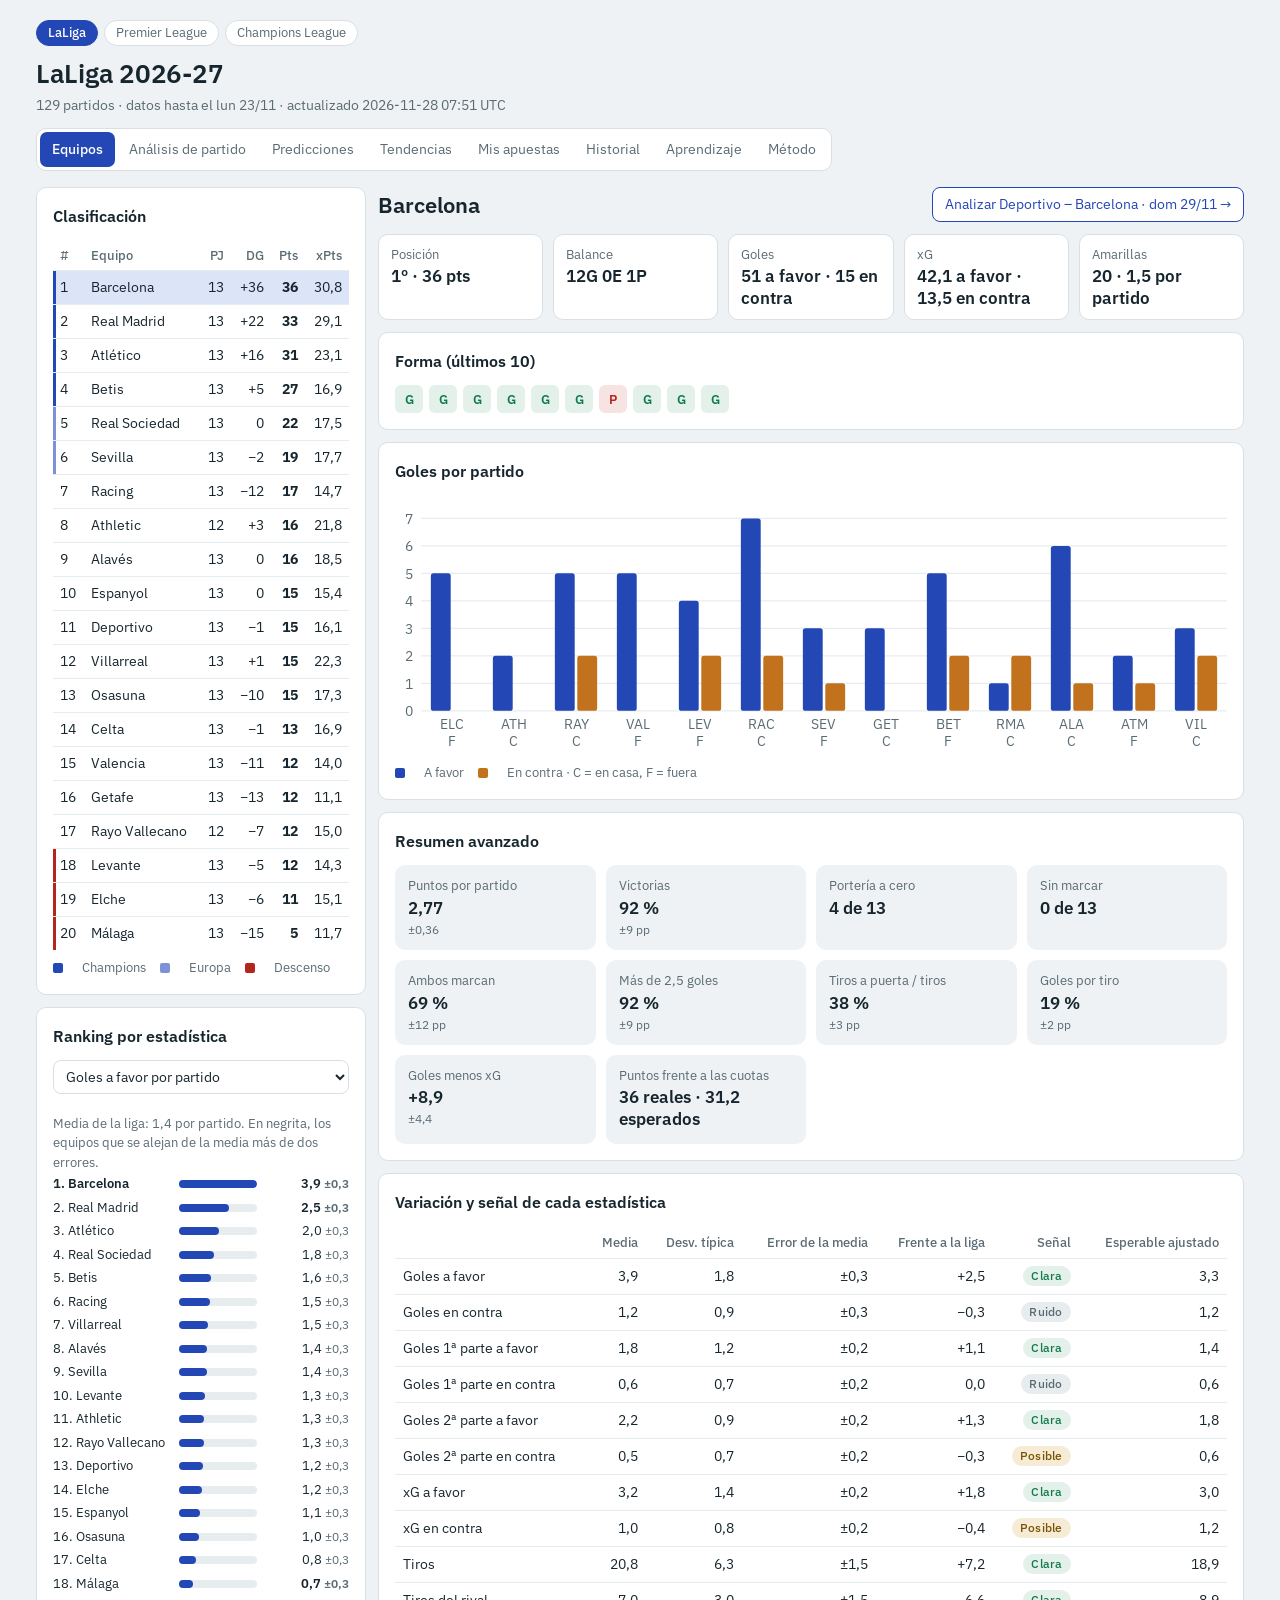
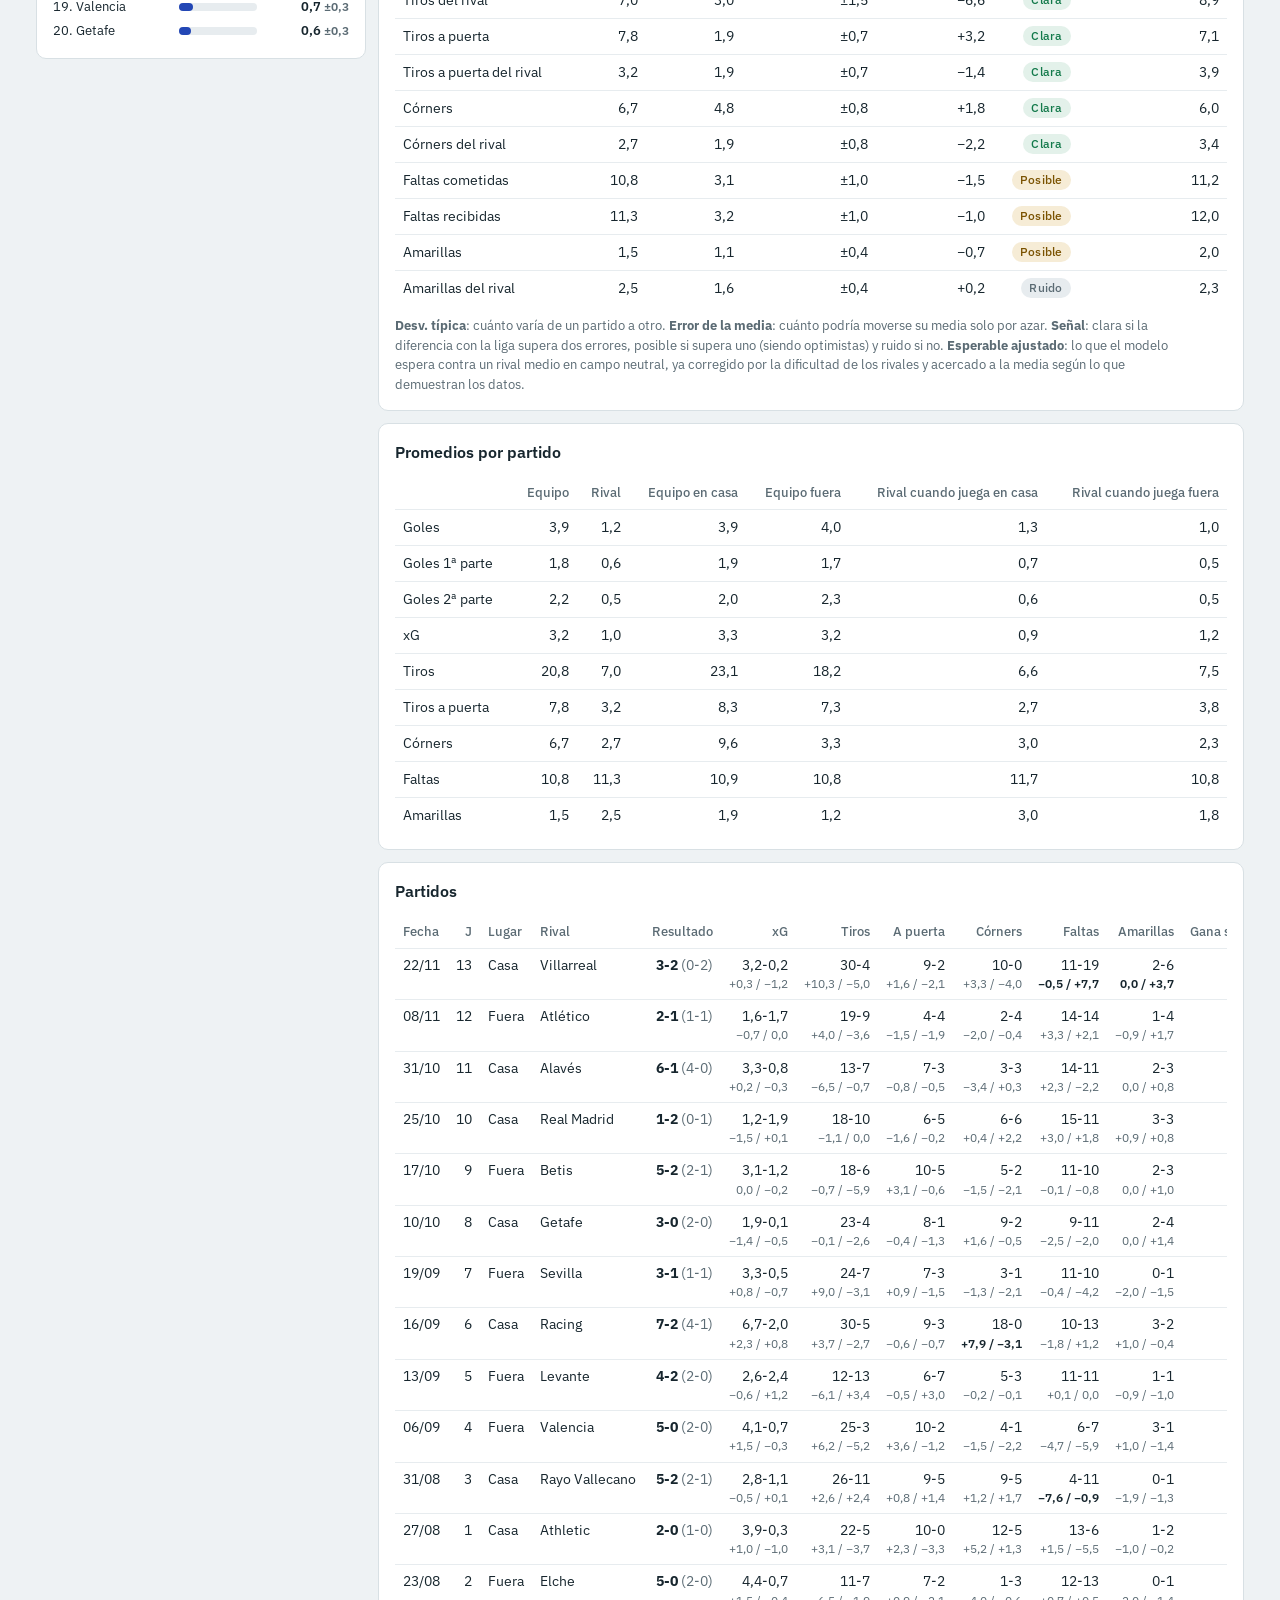
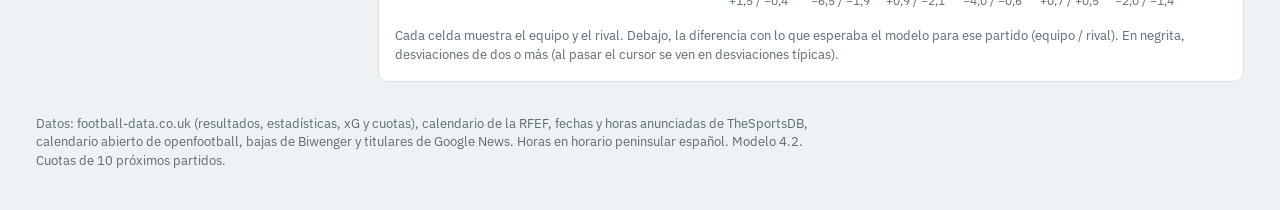
<file: index.html>
<!doctype html>
<html lang="es">
<meta charset="utf-8">
<meta name="viewport" content="width=device-width, initial-scale=1, viewport-fit=cover">
<title>LaLiga 2026-27</title>
<meta name="claude:viewport-fit-sides" content="cover">
<meta name="description" content="LaLiga 2026-27: clasificación, estadísticas, análisis de partidos y predicciones con datos solo de esta temporada, con un modelo que aprende cada jornada.">
<link rel="preconnect" href="https://fonts.googleapis.com">
<link rel="preconnect" href="https://fonts.gstatic.com" crossorigin>
<link href="https://fonts.googleapis.com/css2?family=IBM+Plex+Mono:wght@500;600&family=IBM+Plex+Sans:wght@400;500;600&display=swap" rel="stylesheet">
<style>/* Panel de datos: cabecera con resumen y pestañas; columnas que se apilan en móvil; tablas densas con cifras tabulares. */
:root{
  --bg:#EEF2F4;--s:#FFFFFF;--ink:#17262E;--mu:#5B6B74;--ln:#D8E0E4;--ln2:#E7ECEF;
  --ac:#2347B5;--on-ac:#FFFFFF;--as:#DCE4F8;
  --s1:#2347B5;--s2:#C2711C;--nt:#9AA5AB;--on1:#FFFFFF;--on2:#17262E;--on3:#17262E;
  --up:#12794A;--upb:#E3F1EA;--dn:#B3261E;--dnb:#F7E3E1;--wr:#7A5200;--wrb:#F6ECD6;
  --ucl:#2347B5;--uel:#7B93D6;--rel:#B3261E;
  --sans:"IBM Plex Sans",system-ui,-apple-system,"Segoe UI",sans-serif;
  --mono:"IBM Plex Mono",ui-monospace,SFMono-Regular,Menlo,monospace;
  color-scheme:light;
  padding-top:env(safe-area-inset-top,0px);padding-bottom:env(safe-area-inset-bottom,0px);
}
@media (prefers-color-scheme:dark){:root:not([data-theme="light"]){
  --bg:#10181D;--s:#18232A;--ink:#E7EEF1;--mu:#93A4AD;--ln:#2A3943;--ln2:#22303A;
  --ac:#7C9BFF;--on-ac:#0D1630;--as:#25335F;
  --s1:#6684EE;--s2:#BF7D33;--nt:#6E7C84;--on1:#0D1630;--on2:#1A1206;--on3:#0F171C;
  --up:#4CC98A;--upb:#163A2A;--dn:#FF8A80;--dnb:#43201E;--wr:#E8B860;--wrb:#3A2E14;
  --ucl:#7C9BFF;--uel:#4F66A8;--rel:#FF8A80;color-scheme:dark}}
:root[data-theme="dark"]{
  --bg:#10181D;--s:#18232A;--ink:#E7EEF1;--mu:#93A4AD;--ln:#2A3943;--ln2:#22303A;
  --ac:#7C9BFF;--on-ac:#0D1630;--as:#25335F;
  --s1:#6684EE;--s2:#BF7D33;--nt:#6E7C84;--on1:#0D1630;--on2:#1A1206;--on3:#0F171C;
  --up:#4CC98A;--upb:#163A2A;--dn:#FF8A80;--dnb:#43201E;--wr:#E8B860;--wrb:#3A2E14;
  --ucl:#7C9BFF;--uel:#4F66A8;--rel:#FF8A80;color-scheme:dark}
*{box-sizing:border-box}
html{-webkit-text-size-adjust:100%}
body{margin:0;background:var(--bg);color:var(--ink);font:400 15px/1.5 var(--sans)}
[hidden]{display:none!important}
.page{max-width:1240px;margin:0 auto;padding-block:20px 40px;padding-left:max(16px,env(safe-area-inset-left,0px));padding-right:max(16px,env(safe-area-inset-right,0px))}
h1,h2,h3{text-wrap:balance}
h1{font-size:26px;font-weight:600;margin:0;letter-spacing:-.01em}
.sub{color:var(--mu);margin:2px 0 0;font-size:14px}
.lgs{display:flex;flex-wrap:wrap;gap:6px;margin:0 0 8px;font-size:13px}
.lgs:empty{display:none}
.lgs a,.lgs span{padding:2px 11px;border-radius:99px;border:1px solid var(--ln);color:var(--mu);text-decoration:none;background:var(--s)}
.lgs a:hover{color:var(--ac);border-color:var(--ac)}
.lgs span{background:var(--ac);border-color:var(--ac);color:var(--on-ac);font-weight:500}
details > summary{cursor:pointer;color:var(--ac);font-size:13px;margin-top:10px}
details[open] > summary{margin-bottom:6px}
.top{display:flex;flex-wrap:wrap;align-items:flex-end;justify-content:space-between;gap:12px 24px;margin-bottom:16px}
.tabs{display:flex;flex-wrap:wrap;gap:2px;background:var(--s);border:1px solid var(--ln);border-radius:10px;padding:3px}
.tabs button{font:inherit;font-size:14px;color:var(--mu);background:none;border:0;border-radius:7px;padding:7px 12px;cursor:pointer}
.tabs button:hover{color:var(--ink)}
.tabs button[aria-selected="true"]{background:var(--ac);color:var(--on-ac);font-weight:500}
button:focus-visible,select:focus-visible,input:focus-visible{outline:2px solid var(--ac);outline-offset:2px}
.card{background:var(--s);border:1px solid var(--ln);border-radius:10px;padding:16px;margin-bottom:12px;min-width:0}
.card h2{font-size:16px;font-weight:600;margin:0 0 12px}
.card h3{font-size:14.5px;font-weight:600;margin:18px 0 8px}
.card > h3:first-child{margin-top:0}
.eq{display:grid;grid-template-columns:330px minmax(0,1fr);gap:12px;align-items:start}
.eq > *{min-width:0}
@media (max-width:900px){.eq{grid-template-columns:minmax(0,1fr)}}
.th,.mh{display:flex;flex-wrap:wrap;gap:8px 16px;align-items:center;justify-content:space-between;margin-bottom:12px}
.tn{font-size:22px;font-weight:600;margin:0}
.sc{overflow-x:auto;-webkit-overflow-scrolling:touch}
table{width:100%;border-collapse:collapse;font-size:14px;font-variant-numeric:tabular-nums}
th,td{padding:7px 8px;border-bottom:1px solid var(--ln2);text-align:left;vertical-align:top}
th{font-weight:500;color:var(--mu);font-size:12.5px;white-space:nowrap;vertical-align:bottom}
tbody tr:last-child td{border-bottom:0}
table.num td:not(:first-child),table.num th:not(:first-child){text-align:right;white-space:nowrap}
table.num td.l,table.num th.l,td.l{text-align:left!important}
abbr{text-decoration:none;cursor:help}
small,.mu{color:var(--mu)}
small{font-size:12px}
.b{font-weight:600}
.note{color:var(--mu);font-size:13px;margin:10px 0 0;max-width:100ch}
.legend{color:var(--mu);font-size:13px;margin:8px 0 0;display:flex;flex-wrap:wrap;gap:4px 14px;align-items:center}
.sw{display:inline-block;width:10px;height:10px;border-radius:2px;margin-right:5px;vertical-align:-1px}
.sw.s1,.sw.q0{background:var(--s1)}.sw.s2,.sw.q2{background:var(--s2)}.sw.q1{background:var(--nt)}
.sw.ucl{background:var(--ucl)}.sw.uel{background:var(--uel)}.sw.rel{background:var(--rel)}
.lk{font:inherit;color:inherit;background:none;border:0;padding:0;cursor:pointer;text-align:left}
.lk:hover{color:var(--ac);text-decoration:underline;text-underline-offset:2px}
.go{font:inherit;font-size:14px;color:var(--ac);background:var(--s);border:1px solid var(--ac);border-radius:8px;padding:6px 12px;cursor:pointer}
.go:hover{background:var(--as)}
table.lg td,table.lg th{padding:6px 7px}
table.lg td:nth-child(n+3),table.lg th:nth-child(n+3){text-align:right}
table.lg tr.on td,table.et tr.on td{background:var(--as)}
table.lg tr.ucl td:first-child{box-shadow:inset 3px 0 var(--ucl)}
table.lg tr.uel td:first-child{box-shadow:inset 3px 0 var(--uel)}
table.lg tr.rel td:first-child{box-shadow:inset 3px 0 var(--rel)}
table.sim tr.ucl td:first-child{box-shadow:inset 3px 0 var(--ucl)}
table.sim tr.rel td:first-child{box-shadow:inset 3px 0 var(--rel)}
select{font:inherit;font-size:14px;color:var(--ink);background:var(--s);border:1px solid var(--ln);border-radius:8px;padding:6px 8px;max-width:100%}
#rk-sel{width:100%;margin-bottom:10px}
.rk{display:grid;grid-template-columns:118px minmax(0,1fr) 84px;gap:8px;align-items:center;font-size:13px;padding:2px 0}
.rk > span:first-child{white-space:nowrap;overflow:hidden;text-overflow:ellipsis}
.rk > span:last-child{text-align:right;font-variant-numeric:tabular-nums}
.rk .bar{height:8px;background:var(--ln2);border-radius:4px;overflow:hidden}
.rk .bar i{display:block;height:100%;background:var(--s1);border-radius:0 4px 4px 0}
.rk.on{font-weight:600}
.tiles{display:grid;grid-template-columns:repeat(auto-fit,minmax(160px,1fr));gap:10px;margin-bottom:12px}
.tile{background:var(--s);border:1px solid var(--ln);border-radius:10px;padding:10px 12px;display:flex;flex-direction:column;gap:2px;min-width:0}
.tile span{color:var(--mu);font-size:12.5px}
.tile b{font-size:17px;font-weight:600;line-height:1.3}
.tiles.sm{margin:0}
.tiles.sm .tile{background:var(--bg);border-color:transparent}
.form{display:flex;flex-wrap:wrap;gap:6px}
.fm{font-style:normal;font-weight:600;font-size:13px;width:28px;height:28px;border-radius:6px;display:grid;place-items:center}
.fm.W{background:var(--upb);color:var(--up)}.fm.D{background:var(--ln2);color:var(--mu)}.fm.L{background:var(--dnb);color:var(--dn)}
.chip{display:inline-block;font-size:11.5px;font-weight:500;letter-spacing:.02em;padding:1px 8px;border-radius:99px;background:var(--ln2);color:var(--mu);white-space:nowrap;vertical-align:1px}
.chip.clear{background:var(--upb);color:var(--up)}
.chip.maybe,.chip.warn{background:var(--wrb);color:var(--wr)}
.chip.bad{background:var(--dnb);color:var(--dn)}
.dv{font-size:12px;color:var(--mu)}
.dv.b{color:var(--ink);font-weight:600}
table.mt td{line-height:1.3}
svg{display:block;width:100%;height:auto;min-width:480px;max-width:880px}
svg .grid{stroke:var(--ln2);stroke-width:1}
svg .ref{stroke:var(--mu);stroke-width:1;opacity:.55}
svg .ax{fill:var(--mu);font:11px var(--sans)}
svg .lab{fill:var(--ink);font:600 10.5px var(--mono)}
svg .s1{fill:var(--s1)}svg .s2{fill:var(--s2)}
svg .dot{fill:var(--s1);stroke:var(--s);stroke-width:2}
svg .dot.on{fill:var(--s2)}
svg .ln{fill:none;stroke:var(--s1);stroke-width:2;stroke-linejoin:round;stroke-linecap:round}
svg .an{fill:var(--ink);font:500 11.5px var(--sans)}
svg .hc rect{fill:transparent}
svg .hc .cx{stroke:var(--mu);stroke-width:1;opacity:0}
svg .hc .hd{fill:var(--s1);stroke:var(--s);stroke-width:2;opacity:0}
svg .hc:hover .cx{opacity:.5}
svg .hc:hover .hd{opacity:1}
.ctr{display:flex;flex-wrap:wrap;gap:8px 14px;align-items:center;margin-bottom:6px}
.ctr label{color:var(--mu);font-size:14px;display:inline-flex;gap:6px;align-items:center}
#fx-sel{flex:1 1 300px;min-width:0}
.seg{display:inline-flex;border:1px solid var(--ln);border-radius:8px;overflow:hidden;background:var(--s)}
.seg button{font:inherit;font-size:14px;color:var(--mu);background:none;border:0;padding:6px 12px;cursor:pointer}
.seg button + button{border-left:1px solid var(--ln)}
.seg button[aria-pressed="true"]{background:var(--ac);color:var(--on-ac)}
.seg button:disabled{opacity:.5;cursor:not-allowed}
.ck input{accent-color:var(--ac);width:16px;height:16px;margin:0}
.pbs{display:grid;gap:8px}
.pb{display:grid;grid-template-columns:82px minmax(0,1fr);align-items:center;gap:10px}
.pbl{color:var(--mu);font-size:13px}
.pbar{display:flex;gap:2px;height:28px}
.pbar i{display:flex;align-items:center;justify-content:center;font-style:normal;font-size:12.5px;font-weight:600;min-width:0;overflow:hidden;white-space:nowrap}
.pbar i:first-child{border-radius:6px 0 0 6px}.pbar i:last-child{border-radius:0 6px 6px 0}
.pbar .q0{background:var(--s1);color:var(--on1)}.pbar .q1{background:var(--nt);color:var(--on3)}.pbar .q2{background:var(--s2);color:var(--on2)}
.concl .cl{margin:0;padding-left:18px;display:grid;gap:7px}
.concl .cl li{max-width:90ch}
table.et td{line-height:1.35}
table.et td.ln{font-size:12.5px;color:var(--mu)}
table.vt td:first-child{min-width:210px}
table.xt th:nth-child(6),table.xt td:nth-child(6){border-left:1px solid var(--ln)}
.heat{display:inline-grid;grid-template-columns:repeat(20,9px);gap:1px;vertical-align:middle}
.heat i{position:relative;display:block;height:16px;background:var(--ln2);border-radius:2px}
.heat i::after{content:"";position:absolute;inset:0;border-radius:2px;background:var(--s1);opacity:var(--p)}
.prose{max-width:860px}
.prose h2{font-size:18px}
.prose p,.prose dd{max-width:75ch}
.prose dt{font-weight:600;margin-top:8px}
.prose dd{margin:2px 0 0 0;color:var(--mu)}
.foot{color:var(--mu);font-size:12.5px;margin-top:20px;max-width:100ch}
@media (max-width:560px){
  h1{font-size:22px}
  .tabs{width:100%}
  .tabs button{flex:1 1 auto;padding:7px 8px}
  .card{padding:14px}
  .pb{grid-template-columns:72px minmax(0,1fr)}
}
.tvs{display:inline-flex;gap:2px;vertical-align:middle}
.tv{display:inline-block;min-width:22px;padding:1px 3px;border-radius:4px;font-size:12px;text-align:center;font-variant-numeric:tabular-nums}
.tv.hit{background:var(--upb);color:var(--up)}.tv.miss{background:var(--dnb);color:var(--dn)}
.tin{font:inherit;font-size:13px;color:var(--ink);background:var(--s);border:1px solid var(--ln);border-radius:6px;padding:3px 5px;text-align:right}
table.tt td{vertical-align:middle}
.story{max-width:90ch;margin:0 0 10px;line-height:1.55}
.tvrow{display:flex;flex-wrap:wrap;gap:8px 18px;margin:0 0 10px;align-items:center}
.tvrow small{color:var(--mu);margin-right:4px}
.br{display:grid;grid-template-columns:minmax(0,1fr) auto;gap:4px 16px;padding:11px 0;border-bottom:1px solid var(--ln2);line-height:1.45}
.br:last-child{border-bottom:0}
.br .bt{font-weight:600}
.br .bm{color:var(--mu);font-size:13px}
.br .bx{display:flex;flex-wrap:wrap;gap:4px 16px;margin:3px 0}
.br .bs{display:flex;flex-direction:column;align-items:flex-end;gap:6px;white-space:nowrap}
.br .bs b{font-size:15px;font-variant-numeric:tabular-nums}
.card h3.bj{margin:16px 0 2px;padding-bottom:6px;border-bottom:1px solid var(--ln)}
.card h3.bj:first-of-type{margin-top:0}
.card h3.bj .mu{font-weight:400}
.nws{display:grid;grid-template-columns:repeat(auto-fit,minmax(300px,1fr));gap:12px 28px}
.nws .nw{min-width:0}
.card .nws h3{margin:0 0 8px}
.nws h4{font-size:13.5px;font-weight:600;margin:14px 0 6px;color:var(--mu)}
.nwc{background:var(--bg);border-radius:8px;padding:10px 14px;margin:0 0 16px}
ul.nl{list-style:none;margin:0;padding:0;display:grid;gap:8px}
ul.nl li{line-height:1.4}
ul.nl a{color:var(--ink);text-decoration:underline;text-decoration-color:var(--ln);text-underline-offset:2px}
ul.nl a:hover{color:var(--ac);text-decoration-color:var(--ac)}
</style>
<div class="page">
<header class="top">
  <div><nav class="lgs" id="lgs" aria-label="Liga"></nav><h1>LaLiga 2026-27</h1><p class="sub" id="sub"></p></div>
  <nav class="tabs" role="tablist" aria-label="Secciones">
    <button role="tab" data-view="equipos" aria-selected="true">Equipos</button>
    <button role="tab" data-view="partido" aria-selected="false">Análisis de partido</button>
    <button role="tab" data-view="predicciones" aria-selected="false">Predicciones</button>
    <button role="tab" data-view="tendencias" aria-selected="false">Tendencias</button>
    <button role="tab" data-view="apuestas" aria-selected="false">Mis apuestas</button>
    <button role="tab" data-view="historial" aria-selected="false">Historial</button>
    <button role="tab" data-view="aprendizaje" aria-selected="false">Aprendizaje</button>
    <button role="tab" data-view="metodo" aria-selected="false">Método</button>
  </nav>
</header>
<main>
  <section id="v-equipos" class="eq">
    <div>
      <section class="card"><h2>Clasificación</h2><div id="tabla"></div></section>
      <section class="card"><h2>Ranking por estadística</h2><select id="rk-sel" aria-label="Estadística del ranking"></select><div id="rank"></div></section>
    </div>
    <div id="team"></div>
  </section>
  <section id="v-partido" hidden><div id="c-partido"></div></section>
  <section id="v-predicciones" hidden><div id="c-pred"></div></section>
  <section id="v-tendencias" hidden><div id="c-tend"></div></section>
  <section id="v-apuestas" hidden><div id="c-bets"></div></section>
  <section id="v-historial" hidden><div id="c-hist"></div></section>
  <section id="v-aprendizaje" hidden><div id="c-learn"></div></section>
  <section id="v-metodo" hidden class="card prose">
    <h2>Cómo funciona</h2>
    <h3>Datos</h3>
    <p id="m-datos">Los resultados, las estadísticas de cada partido (tiros, córners, faltas, amarillas), el xG<span id="m-ref"></span> y las cuotas de cierre salen del CSV de football-data.co.uk. Las fechas y horas de las próximas jornadas se toman de TheSportsDB en cuanto la liga las anuncia (suele ser dos o tres semanas antes), y unos días antes de cada jornada, del archivo de próximos partidos de football-data, que trae también las cuotas. Si un partido aún no tiene horario, se usa <span id="m-cal">el calendario de la liga</span>, sin hora. Las bajas, dudas y sanciones salen de los juegos de fantasy (Biwenger en LaLiga y el oficial de la Premier), y los titulares sobre lesiones y convocatorias, de Google News; el modelo no los usa, pero el análisis de cada partido los muestra. Para saber cuánto pesa cada baja se cuentan las titularidades, los minutos, los goles y las asistencias de cada jugador esta temporada (en LaLiga, de las actas de cada jornada de Biwenger; en la Premier, del Fantasy), y el análisis resume si falta el máximo goleador, el portero titular o varios titulares habituales de una misma línea, y si la baja es nueva o el equipo ya jugó sin él su último partido. GitHub descarga todo dos veces al día y regenera esta página. Solo se usan datos de esta temporada. Las horas están en horario peninsular español.<span id="m-cards"></span></p>
    <h3>Modelo de goles</h3>
    <p>Cada equipo tiene un ataque y una defensa, y todos comparten una ventaja de local. Los goles esperados de un partido salen de combinar la media de la liga, el ataque de un equipo, la defensa del otro y, para el local, la ventaja de jugar en casa. Para estimar esos valores se mezclan goles reales y xG, porque el xG depende menos del azar; la versión por defecto los mezcla al 50 %, y el propio modelo puede cambiar a otra versión si predice mejor (ver Aprendizaje).<span id="m-noxg"></span></p>
    <p>Con pocos partidos, un equipo puede parecer mucho mejor o peor de lo que es, así que los valores se acercan a la media de la liga. Cuánto se acercan no está fijado a mano: se calcula con los propios datos según cuánto se diferencian de verdad los equipos. A medida que avanza la temporada, se encogen menos.</p>
    <p>La probabilidad de cada marcador sale de una distribución de Poisson, con la corrección de Dixon-Coles para los marcadores bajos (0-0, 1-0, 0-1 y 1-1), que es donde el Poisson simple se equivoca, y promediando sobre la incertidumbre de cada parámetro.</p>
    <h3>Estadísticas</h3>
    <p>El mismo esquema de ataque y defensa se ajusta por separado para xG, tiros, tiros a puerta, córners, faltas, amarillas y goles de la primera parte. Las rojas no se modelan: son tan pocas que ningún modelo ha mejorado a la media de la liga. Cada estadística tiene su propia ventaja de local y su propia variación: los córners varían de un partido a otro más de lo que daría el azar puro, y las faltas, menos. Así, cada valor esperado tiene en cuenta al rival y el campo y, cuando se conoce el árbitro, también su efecto en tarjetas y faltas.</p>
    <h3>Error, señal y modos</h3>
    <p>El error es cuánto podría moverse una media solo por azar con los partidos jugados. Una diferencia es <b>clara</b> si supera dos errores, <b>posible</b> si supera uno y <b>ruido</b> si no llega. En el análisis de partido, el modo optimista da por buenas las diferencias de más de un error y los umbrales con al menos un 60 % de probabilidad; el prudente exige dos errores y un 70 %.</p>
    <p>El rango de una media no es lo mismo que lo que puede pasar en un partido: un equipo que promedia 5 córners puede sacar 1 o 10. Por eso el análisis separa el rango de la media de la probabilidad de superar cada línea en ese partido.</p>
    <h3>Rivales parecidos</h3>
    <p>Para un partido A–B se miran los partidos de A contra los equipos que están a pocos puestos de B en la clasificación actual, y al revés. Cada uno de esos partidos se compara con lo que esperaba el modelo, que ya tiene en cuenta el rival y el campo. La media de esas diferencias ajusta la estimación solo en la medida en que los datos de toda la liga demuestran que el rendimiento cambia de verdad según la zona de la tabla del rival. Si no lo demuestran, el cruce se muestra pero no mueve las cifras.</p>
    <h3>Simulación</h3>
    <p>Se juega el resto de la liga <span id="m-sims">5.000</span> veces. En cada simulación se sortea la fuerza de cada equipo con su incertidumbre, más una variación extra porque los equipos cambian durante la temporada por lesiones, entrenadores o fichajes. <span id="m-tb"></span></p>
    <h3>Tendencias</h3>
    <p>Una tendencia solo aparece si un equipo superó (o no llegó a) una línea en sus 5 últimos partidos, o en los 4 últimos seguidos; también contra todos los rivales parecidos al de hoy (al menos 2 partidos) y en sus últimos partidos en el mismo campo. Además, la línea tiene que ir más allá de lo que espera el modelo, que le da un 50 % o menos. Las mismas reglas, aplicadas a cada partido de la temporada con los datos anteriores a él, forman el historial de la pestaña, y ese historial corrige poco a poco la probabilidad que el modelo da a las tendencias nuevas.</p>
    <h3>Aprendizaje</h3>
    <p>En cada actualización el modelo se revisa con la prueba retrospectiva, en la que cada partido se predice solo con los anteriores. Con ella hace cinco cosas: elige entre varias versiones del modelo de goles la que mejor ha predicho, pero solo cambia si la mejora supera el error, para no cambiar por azar; aprende cuánto pesar frente a las cuotas del mercado, buscando la mezcla que mejor habría predicho los partidos ya jugados; aprende, para cada estadística, cuánto fiarse de sí mismo frente a la media de la liga (si el modelo no la mejora, usa la media); si el CSV trae el árbitro, estima cuánto se aparta cada uno en tarjetas y faltas, acercándolo a la media según los partidos que haya dirigido; y corrige la probabilidad de las tendencias según cuánto se han cumplido las anteriores, con un peso que crece con el número de casos. La pestaña Aprendizaje muestra qué ha aprendido y cómo cambia cada jornada.</p>
    <h3>Registro de predicciones</h3>
    <p>En cada actualización se guardan las predicciones de los partidos de los próximos diez días. Se van renovando con los datos nuevos hasta el día del partido y a partir de ahí quedan congeladas. Cuando llega el resultado se evalúan frente a lo que pasó y frente a las cuotas de cierre, y se cuentan los aciertos de la jornada: el ganador, el marcador, más o menos de 2,5 goles, si marcan los dos y si cada total del partido (goles, tiros, córners, faltas, tarjetas...) cayó dentro del rango que se daba, la media ± una desviación típica de un partido. Cada recuento se compara con los aciertos que correspondían a las probabilidades del propio modelo. Los partidos anteriores al registro tienen predicciones reconstruidas, calculadas solo con los partidos previos a cada uno; se marcan aparte porque se hicieron con el código actual.</p>
    <h3>Límites</h3>
    <p>Con pocos partidos por equipo, casi todo tiene mucho error. El modelo no sabe nada de lesiones, alineaciones, rotaciones ni cambios de entrenador, y las casas de apuestas sí lo tienen en cuenta; por eso, en la prueba retrospectiva, el mercado predice mejor el resultado. Esto es una herramienta de análisis, no un consejo de apuestas.</p>
    <h3>Glosario</h3>
    <dl>
      <dt>xG (goles esperados)</dt><dd>Calidad de las ocasiones: la probabilidad de gol de cada tiro según su distancia, su ángulo y el tipo de jugada, sumada en todo el partido.</dd>
      <dt>xPts (puntos esperados)</dt><dd>Los puntos que habría sumado un equipo si cada partido se hubiera decidido según el xG de los dos equipos.</dd>
      <dt>Log-loss y Brier</dt><dd>Miden lo buenas que han sido unas probabilidades; cuanto más bajas, mejor. Repartir un tercio a cada resultado da una log-loss de 1,10.</dd>
      <dt>Prueba retrospectiva</dt><dd>Predecir cada partido ya jugado con un modelo ajustado solo con los partidos anteriores, como si se hubiera hecho en su momento.</dd>
      <dt>Margen de las casas</dt><dd>Las probabilidades que implican las cuotas suman más del 100 %. Ese exceso se quita repartiéndolo en proporción a cada resultado.</dd>
      <dt>Cuota de cierre</dt><dd>La última cuota antes del partido, la que incorpora más información.</dd>
      <dt>pp (puntos porcentuales)</dt><dd>Diferencia entre dos porcentajes: de 40 % a 45 % son 5 pp.</dd>
    </dl>
  </section>
</main>
<footer class="foot" id="foot"></footer>
</div>
<script>window.DATA={"meta":{"gen":"2026-11-28 07:51 UTC","today":"2026-11-28","last":"2026-11-23","n":129,"ver":"4.2","fx":10,"pend":251,"sims":5000,"warn":[],"league":"laliga","name":"LaLiga","title":"LaLiga 2026-27","zones":{"ucl":4,"uel":2,"rel":3},"tiebreak":"los empates a puntos se resuelven como en el art. 10 de las normas de competición de la RFEF: entre dos equipos, la diferencia de goles en sus partidos; entre más de dos, los puntos y luego la diferencia de goles en los partidos entre ellos; después, la diferencia de goles general y los goles a favor (el juego limpio se sustituye por un sorteo)","cards_note":null,"leagues":[{"key":"laliga","name":"LaLiga","url":"https://jaimedhc.github.io/laliga-dashboard/"},{"key":"premier","name":"Premier League","url":"https://jaimedhc.github.io/laliga-dashboard/premier.html"},{"key":"champions","name":"Champions League","url":"https://jaimedhc.github.io/laliga-dashboard/champions.html"}],"sources":"football-data.co.uk (resultados, estadísticas, xG y cuotas), calendario de la RFEF, fechas y horas anunciadas de TheSportsDB, calendario abierto de openfootball, bajas de Biwenger y titulares de Google News","cal_label":"Fecha del calendario de la RFEF","cal_fallback":"el calendario abierto de openfootball y, si falta, el de la RFEF","refs":false,"zone_names":null,"data_note":null,"xg":true,"odds_src":"football-data","mstats":false},"teams":["Alaves","Ath Bilbao","Ath Madrid","Barcelona","Betis","Celta","Elche","Espanol","Getafe","La Coruna","Levante","Malaga","Osasuna","Real Madrid","Santander","Sevilla","Sociedad","Valencia","Vallecano","Villarreal"],"names":["Alavés","Athletic","Atlético","Barcelona","Betis","Celta","Elche","Espanyol","Getafe","Deportivo","Levante","Málaga","Osasuna","Real Madrid","Racing","Sevilla","Real Sociedad","Valencia","Rayo Vallecano","Villarreal"],"short":["ALA","ATH","ATM","BAR","BET","CEL","ELC","ESP","GET","DEP","LEV","MAL","OSA","RMA","RAC","SEV","RSO","VAL","RAY","VIL"],"M":[["2026-08-15","19:30",1,0,8,3,0,0,0,1.93,0.24,18,6,8,2,5,3,16,13,4,3,2.32,2.76,3.75,3.32,1.32,null],["2026-08-15","21:30",1,15,18,2,1,0,1,2.19,1.89,13,6,4,3,1,2,18,18,4,4,2.49,2.92,3.19,2.53,1.5,null],["2026-08-16","17:00",1,14,19,2,2,2,2,1.87,0.66,17,12,3,7,6,10,14,14,2,4,3.69,3.77,1.92,1.52,2.47,null],["2026-08-16","19:00",1,7,10,3,0,2,0,1.56,0.28,16,4,6,0,0,1,17,7,3,0,2.1,3.23,3.71,2.13,1.68,null],["2026-08-17","21:00",1,9,6,1,1,1,0,0.34,1.41,8,11,3,6,2,6,17,12,2,2,2.19,3.15,3.53,2.25,1.61,null],["2026-08-19","21:00",1,2,11,2,0,0,0,0.93,0.15,15,5,6,1,6,1,17,11,2,3,1.46,4.51,6.53,1.63,2.22,null],["2026-08-20","21:00",2,18,0,1,1,0,0,0.42,2.0,8,15,3,3,9,7,14,13,1,2,2.42,3.07,3.07,2.3,1.59,null],["2026-08-21","21:00",2,4,16,1,0,0,0,1.24,1.36,18,9,7,3,4,5,9,12,3,3,2.11,3.43,3.38,1.78,1.97,null],["2026-08-22","17:00",2,1,15,1,3,0,1,1.25,0.41,18,7,8,4,10,3,11,16,2,5,1.75,3.57,4.79,2.1,1.69,null],["2026-08-22","19:30",2,17,5,0,0,0,0,0.58,0.66,8,7,2,3,1,2,17,17,2,3,2.42,3.12,3.04,2.26,1.6,null],["2026-08-22","21:30",2,7,13,1,2,1,1,1.05,2.7,8,21,3,8,0,8,19,7,5,1,7.35,4.88,1.39,1.52,2.45,null],["2026-08-23","17:00",2,2,19,2,2,0,0,0.78,3.6,19,13,4,6,5,3,12,13,3,2,1.78,3.83,4.15,1.62,2.22,null],["2026-08-23","19:30",2,8,14,1,0,0,0,1.24,1.3,12,6,1,3,8,6,14,17,1,3,2.27,3.07,3.42,2.2,1.64,null],["2026-08-23","21:30",2,6,3,0,5,0,2,0.7,4.38,7,11,2,7,3,1,13,12,1,0,8.35,5.52,1.32,1.47,2.62,null],["2026-08-24","19:30",2,12,10,0,0,0,0,0.67,1.31,12,11,7,1,9,4,9,12,2,1,1.9,3.38,4.21,2.14,1.67,null],["2026-08-24","21:30",2,11,9,1,1,1,1,1.97,1.11,13,6,2,4,7,4,12,12,1,4,2.36,3.05,3.2,2.23,1.63,null],["2026-08-25","21:00",1,17,4,0,1,0,0,1.12,0.71,16,15,3,3,8,2,10,11,2,1,2.61,3.23,2.72,2.09,1.7,null],["2026-08-26","21:00",1,13,16,4,1,1,1,3.14,0.56,20,10,11,3,4,7,10,8,3,3,1.18,7.37,12.96,1.31,3.37,null],["2026-08-27","20:30",1,5,12,1,2,1,0,0.13,2.68,4,13,2,5,5,3,7,16,0,1,1.85,3.29,4.63,2.27,1.6,null],["2026-08-27","21:00",1,3,1,2,0,1,0,3.91,0.25,22,5,10,0,12,5,13,6,1,2,1.22,6.64,10.81,1.31,3.34,null],["2026-08-28","19:00",3,14,6,3,2,3,0,1.72,1.04,13,18,6,7,5,10,17,19,2,1,1.95,3.58,3.75,1.69,2.1,null],["2026-08-28","21:30",3,0,19,1,0,1,0,0.81,1.4,9,19,2,6,5,9,15,8,3,1,3.03,3.44,2.26,1.78,1.96,null],["2026-08-29","17:00",3,10,4,5,2,2,2,2.76,1.92,19,20,10,6,5,8,9,7,1,1,3.1,3.34,2.27,1.83,1.93,null],["2026-08-29","19:00",3,16,7,2,1,1,1,1.66,0.76,17,11,10,3,7,3,19,14,2,4,1.85,3.68,4.02,1.72,2.05,null],["2026-08-29","21:30",3,15,2,1,3,0,3,0.89,0.93,20,12,5,5,4,2,20,16,2,2,3.99,3.43,1.93,2.03,1.75,null],["2026-08-30","17:00",3,13,11,4,0,3,0,2.4,0.72,19,14,8,1,9,6,6,9,0,2,1.09,10.72,21.88,1.21,4.21,null],["2026-08-30","19:30",3,9,17,3,1,2,1,1.42,1.33,11,12,4,4,5,5,14,5,2,1,2.72,2.98,2.82,2.36,1.56,null],["2026-08-30","21:30",3,5,1,0,2,0,2,0.57,2.64,8,17,2,7,4,7,8,17,0,3,2.77,3.1,2.65,2.27,1.6,null],["2026-08-31","19:30",3,12,8,1,0,1,0,1.67,0.65,10,11,2,1,1,3,17,14,5,4,2.15,2.85,4.08,3.01,1.37,null],["2026-08-31","21:30",3,3,18,5,2,2,1,2.83,1.09,26,11,9,5,9,5,4,11,0,1,1.1,10.44,19.91,1.19,4.49,null],["2026-09-03","21:00",6,16,5,0,0,0,0,0.97,0.36,16,7,5,2,11,3,15,11,2,3,1.76,3.66,4.52,1.76,2.01,null],["2026-09-04","21:00",4,4,13,1,0,0,0,0.93,3.46,10,20,5,8,6,10,11,13,3,5,5.87,5.0,1.44,1.37,3.0,null],["2026-09-05","16:15",4,1,2,3,0,0,0,1.41,1.03,11,15,4,5,3,8,8,6,0,1,2.7,3.31,2.56,1.87,1.88,null],["2026-09-05","18:30",4,18,14,3,2,2,2,1.61,0.48,16,9,10,4,9,6,15,12,3,2,1.96,3.62,3.65,1.62,2.23,null],["2026-09-05","21:00",4,19,9,2,3,1,1,1.2,0.83,17,8,5,3,7,1,14,14,2,2,1.44,4.67,6.7,1.61,2.25,null],["2026-09-06","16:15",4,17,3,0,5,0,2,0.66,4.08,3,25,2,10,1,4,7,6,1,3,10.48,6.39,1.24,1.34,3.13,null],["2026-09-06","18:30",4,0,12,5,2,2,0,1.19,1.63,12,7,7,5,4,1,14,13,1,2,2.2,3.11,3.5,2.4,1.54,null],["2026-09-06","18:30",4,11,10,0,0,0,0,1.59,0.98,10,11,3,3,6,4,15,11,4,2,2.41,3.29,2.91,1.86,1.9,null],["2026-09-06","21:00",4,7,15,1,1,0,0,1.22,0.53,12,6,3,3,0,4,17,13,2,3,2.3,3.16,3.23,2.19,1.64,null],["2026-09-07","19:00",4,8,5,1,1,1,0,0.81,0.96,10,16,2,3,3,5,8,9,4,2,2.74,2.67,3.06,3.29,1.32,null],["2026-09-07","21:30",4,6,16,2,3,0,2,2.47,0.58,20,13,10,6,6,7,9,8,4,1,3.05,3.38,2.26,1.74,2.03,null],["2026-09-11","21:00",5,15,17,1,0,0,0,0.93,0.1,13,3,4,0,6,4,8,12,1,2,1.76,3.53,4.79,2.13,1.68,null],["2026-09-12","14:00",5,14,0,2,1,1,1,2.02,1.98,11,16,4,8,4,6,16,17,2,3,2.59,3.46,2.59,1.69,2.11,null],["2026-09-12","16:15",5,12,7,0,2,0,2,1.05,1.43,11,6,4,3,3,4,10,24,2,3,2.21,3.2,3.38,2.1,1.7,null],["2026-09-12","18:30",5,1,6,1,1,0,0,2.4,0.84,19,3,3,1,7,1,11,12,3,3,1.39,4.78,7.49,1.62,2.23,null],["2026-09-12","21:00",5,13,18,4,1,3,0,2.61,1.22,24,18,11,7,11,5,9,13,0,1,1.14,8.6,15.73,1.25,3.84,null],["2026-09-13","14:00",5,5,11,1,1,1,0,1.9,0.42,17,12,5,2,1,5,10,10,1,1,1.68,3.65,5.23,2.0,1.76,null],["2026-09-13","16:15",5,10,3,2,4,0,2,2.42,2.59,13,12,7,6,3,5,11,11,1,1,12.0,7.97,1.18,1.21,4.23,null],["2026-09-13","18:30",5,8,9,1,1,0,0,0.77,0.86,15,10,4,3,3,7,14,9,3,1,2.54,2.89,3.11,2.6,1.48,null],["2026-09-13","21:00",5,16,2,0,3,0,0,0.27,2.05,8,13,3,5,9,3,13,9,3,1,3.32,3.55,2.08,1.67,2.14,null],["2026-09-14","21:00",5,19,4,1,2,1,2,1.9,3.52,14,26,8,12,7,4,7,8,1,0,1.93,3.96,3.46,1.41,2.8,null],["2026-09-15","19:00",6,18,7,2,1,2,0,1.71,1.66,16,19,2,5,3,5,10,15,5,1,2.23,3.24,3.29,2.0,1.76,null],["2026-09-15","20:00",6,0,17,0,1,0,0,1.05,0.65,15,10,3,3,2,5,7,14,1,4,1.71,3.5,5.18,2.08,1.7,null],["2026-09-15","21:30",6,6,13,2,3,0,2,0.78,3.62,11,20,3,4,2,5,21,8,4,2,12.02,7.22,1.19,1.3,3.4,null],["2026-09-16","19:00",6,2,12,4,0,1,0,3.99,0.48,27,3,11,1,8,0,7,12,1,2,1.3,5.41,9.75,1.57,2.32,null],["2026-09-16","19:00",6,9,15,0,1,0,0,0.14,0.73,4,11,3,6,4,4,15,16,1,4,2.71,3.09,2.73,2.17,1.66,null],["2026-09-16","21:30",6,3,14,7,2,4,1,6.74,1.98,30,5,9,3,18,0,10,13,3,2,1.05,14.15,26.81,1.09,7.04,null],["2026-09-17","19:00",6,4,8,1,0,1,0,1.53,0.32,22,8,8,2,4,3,13,24,0,0,1.49,4.05,6.99,1.95,1.81,null],["2026-09-17","21:30",6,11,19,1,3,1,2,0.63,3.33,5,16,1,7,4,8,17,10,0,0,3.39,3.54,2.06,1.66,2.16,null],["2026-09-18","21:00",7,7,6,1,3,0,2,1.05,1.44,23,9,4,6,3,3,14,9,2,2,1.76,3.69,4.48,1.73,2.05,null],["2026-09-19","14:00",7,12,18,1,1,1,0,0.53,1.01,10,19,3,2,4,4,21,13,3,2,2.64,3.19,2.71,2.06,1.73,null],["2026-09-19","16:15",7,1,0,0,0,0,0,1.62,0.05,24,2,6,0,5,1,14,13,2,0,1.6,3.8,5.82,2.01,1.75,null],["2026-09-19","18:30",7,5,14,5,0,2,0,2.08,0.61,13,11,9,5,3,3,13,11,2,5,1.79,3.76,4.19,1.67,2.14,null],["2026-09-19","21:00",7,15,3,1,3,1,1,0.45,3.26,7,24,3,7,1,3,10,11,1,0,8.42,6.33,1.28,1.27,3.63,null],["2026-09-20","14:00",7,8,11,1,0,0,0,0.95,0.52,20,11,7,4,5,9,16,16,4,2,1.9,3.26,4.42,2.38,1.55,null],["2026-09-20","16:15",7,2,13,2,1,0,0,2.35,0.3,18,8,9,3,3,1,19,6,2,2,3.44,3.8,1.97,1.51,2.5,null],["2026-09-20","18:30",7,9,4,1,1,0,1,2.09,0.8,24,11,7,4,11,5,6,9,1,1,3.72,3.65,1.93,1.77,2.0,null],["2026-09-20","18:30",7,19,10,3,1,1,1,4.27,0.45,21,6,7,1,7,1,9,10,1,1,1.54,4.44,5.4,1.51,2.5,null],["2026-09-20","21:00",7,17,16,2,3,0,1,1.55,2.65,22,21,5,6,7,5,9,12,2,1,2.86,3.33,2.43,1.9,1.85,null],["2026-10-09","21:00",8,11,7,1,1,0,1,0.59,0.99,15,9,7,4,8,2,10,15,4,5,2.77,3.24,2.54,1.91,1.84,null],["2026-10-10","16:15",8,0,2,1,2,1,1,1.3,2.05,8,22,3,7,0,10,11,14,0,3,4.37,3.6,1.8,1.94,1.81,null],["2026-10-10","18:30",8,3,8,3,0,2,0,1.93,0.14,23,4,8,1,9,2,9,11,2,4,1.12,9.17,17.38,1.27,3.61,null],["2026-10-10","21:00",8,13,19,1,0,0,0,1.43,0.59,11,15,4,4,9,3,8,13,5,2,1.32,5.81,7.57,1.3,3.41,null],["2026-10-11","14:00",8,6,5,0,0,0,0,0.78,0.47,13,7,2,0,5,2,19,21,1,3,3.06,3.29,2.33,1.87,1.87,null],["2026-10-11","16:15",8,16,9,3,2,2,0,1.44,2.13,12,21,4,7,7,10,14,13,1,2,1.74,3.81,4.42,1.73,2.05,null],["2026-10-11","18:30",8,4,12,5,2,2,0,2.89,1.94,20,11,7,5,8,4,11,13,2,5,1.45,4.62,6.33,1.56,2.35,null],["2026-10-11","21:00",8,14,17,2,2,1,1,1.28,1.8,20,10,11,2,8,3,15,10,3,3,2.3,3.46,2.96,1.69,2.12,null],["2026-10-12","21:00",8,10,15,3,3,0,1,1.95,2.53,20,18,8,5,5,2,7,17,2,4,2.91,3.24,2.43,2.03,1.73,null],["2026-10-16","21:00",9,9,10,1,1,0,0,1.08,0.83,13,11,5,4,3,5,17,12,2,2,2.03,3.45,3.62,1.89,1.85,null],["2026-10-17","14:00",9,7,2,0,1,0,0,0.51,1.47,10,19,2,6,4,12,10,9,2,5,4.91,3.96,1.66,1.68,2.12,null],["2026-10-17","16:15",9,19,6,0,0,0,0,2.38,0.3,20,7,7,1,10,5,12,7,2,4,1.42,5.04,6.4,1.41,2.82,null],["2026-10-17","18:30",9,4,3,2,5,1,2,1.24,3.1,6,18,5,10,2,5,10,11,3,2,6.04,5.43,1.4,1.22,4.0,null],["2026-10-17","21:00",9,17,1,0,0,0,0,1.41,0.59,16,9,3,2,2,6,14,13,3,3,3.14,3.22,2.31,2.13,1.67,null],["2026-10-18","14:00",9,12,14,2,0,1,0,3.65,0.28,20,9,7,1,7,4,21,9,2,3,1.97,3.68,3.54,1.64,2.2,null],["2026-10-18","16:15",9,5,0,2,1,0,0,0.97,1.06,6,20,3,9,0,4,14,17,1,1,2.2,3.09,3.53,2.46,1.51,null],["2026-10-18","18:30",9,11,16,2,5,0,2,1.24,2.44,17,21,6,9,4,5,4,9,1,2,3.27,3.6,2.09,1.61,2.25,null],["2026-10-18","21:00",9,13,15,4,1,2,0,2.28,0.75,15,11,8,5,1,2,10,14,2,2,1.23,6.66,10.55,1.35,3.11,null],["2026-10-19","21:00",9,8,18,1,1,0,1,0.63,2.14,12,21,4,5,8,8,12,9,6,3,3.0,2.9,2.6,2.69,1.44,null],["2026-10-21","20:00",6,10,1,3,1,2,0,1.98,1.9,12,21,7,4,3,9,13,12,2,1,3.22,3.25,2.25,1.93,1.82,null],["2026-10-23","21:00",10,0,11,1,1,0,1,1.84,0.71,18,7,4,3,7,2,14,12,2,1,1.6,3.78,5.82,2.06,1.72,null],["2026-10-24","14:00",10,18,6,0,3,0,2,1.52,2.52,18,16,5,9,3,3,15,11,3,3,1.77,3.8,4.28,1.73,2.04,null],["2026-10-24","16:15",10,14,7,2,1,0,0,2.27,0.52,23,11,9,1,9,4,10,17,3,4,2.24,3.7,2.91,1.53,2.43,null],["2026-10-24","18:30",10,17,19,1,2,1,0,1.13,1.5,9,19,5,3,6,9,18,9,5,3,3.35,3.56,2.07,1.7,2.09,null],["2026-10-24","21:00",10,2,9,1,0,0,0,1.41,1.67,20,15,4,5,3,4,11,6,4,2,1.24,6.18,10.52,1.45,2.65,null],["2026-10-25","14:00",10,1,8,4,0,2,0,0.74,0.41,11,7,4,1,2,4,11,15,1,3,1.54,4.01,6.26,1.97,1.78,null],["2026-10-25","16:15",10,5,4,0,0,0,0,0.76,1.15,12,15,4,2,3,4,9,12,2,1,2.62,3.27,2.67,1.88,1.86,null],["2026-10-25","18:30",10,16,10,2,1,2,1,2.22,0.48,17,6,3,2,2,3,14,13,1,3,1.52,4.75,5.26,1.38,2.93,null],["2026-10-25","21:00",10,3,13,1,2,0,1,1.19,1.94,18,10,6,5,6,6,15,11,3,3,1.58,5.65,3.95,1.16,5.0,null],["2026-10-26","21:00",10,15,12,2,0,1,0,1.14,0.77,17,10,7,2,7,4,11,8,1,2,1.93,3.37,4.14,2.16,1.66,null],["2026-10-30","21:00",11,19,7,0,1,0,0,0.88,0.22,14,5,4,3,7,3,15,13,3,3,1.36,5.3,7.2,1.4,2.83,null],["2026-10-31","14:00",11,10,2,0,2,0,1,1.4,0.7,20,11,4,5,5,3,7,7,0,0,6.09,4.76,1.46,1.47,2.61,null],["2026-10-31","16:15",11,18,5,3,0,1,0,1.09,1.39,14,11,8,0,4,3,11,16,2,1,2.42,3.16,3.0,2.16,1.66,null],["2026-10-31","18:30",11,4,11,2,1,2,0,1.8,1.16,24,10,6,5,10,3,10,15,2,2,1.31,5.51,8.94,1.49,2.55,null],["2026-10-31","21:00",11,3,0,6,1,4,0,3.26,0.76,13,7,7,3,3,3,14,11,2,3,1.1,10.86,19.13,1.16,4.96,null],["2026-11-01","14:00",11,8,15,3,1,0,1,1.58,0.77,11,12,5,4,2,2,18,18,2,4,3.41,2.98,2.32,2.54,1.49,null],["2026-11-01","16:15",11,14,13,0,3,0,3,0.97,3.36,10,22,1,7,4,6,10,8,2,0,10.64,7.73,1.2,1.22,4.07,null],["2026-11-01","18:30",11,6,17,0,1,0,0,1.25,0.9,16,5,3,3,6,2,9,15,3,2,2.23,3.37,3.17,1.81,1.95,null],["2026-11-01","21:00",11,1,16,2,1,2,1,3.08,1.15,13,14,3,5,5,8,11,13,2,4,1.94,3.66,3.69,1.75,2.02,null],["2026-11-02","21:00",11,9,12,2,1,0,1,2.35,1.1,18,11,7,2,8,2,5,13,0,4,2.08,3.21,3.73,2.24,1.61,null],["2026-11-06","21:00",12,15,0,0,0,0,0,1.6,0.54,13,9,3,2,5,4,14,19,2,3,1.95,3.26,4.14,2.26,1.6,null],["2026-11-07","14:00",12,11,14,1,2,1,0,2.02,2.31,16,21,8,7,6,3,11,5,6,2,2.23,3.61,2.99,1.59,2.28,null],["2026-11-07","16:15",12,7,9,0,0,0,0,0.7,0.23,11,5,4,1,9,5,17,10,4,4,2.46,3.27,2.85,1.91,1.84,null],["2026-11-07","18:30",12,12,1,1,1,0,0,0.65,2.28,17,16,5,4,6,4,19,10,3,1,3.86,3.34,1.99,2.16,1.65,null],["2026-11-07","21:00",12,17,13,0,3,0,2,0.18,2.34,4,19,2,11,2,5,26,6,4,3,10.84,6.49,1.23,1.4,2.86,null],["2026-11-08","14:00",12,6,4,0,2,0,0,0.84,1.78,13,18,1,9,9,8,12,7,4,0,3.96,4.06,1.78,1.44,2.73,null],["2026-11-08","16:15",12,16,18,1,0,0,0,1.62,1.34,17,11,3,3,7,6,11,8,2,2,1.84,3.86,3.87,1.6,2.28,null],["2026-11-08","18:30",12,5,10,0,0,0,0,3.16,0.28,23,6,8,0,6,1,8,9,1,2,1.81,3.62,4.3,1.83,1.92,null],["2026-11-08","18:30",12,19,8,2,0,0,0,2.31,0.82,22,9,7,1,9,4,6,13,2,2,1.53,4.24,5.84,1.75,2.02,null],["2026-11-08","21:00",12,2,3,1,2,1,1,1.67,1.61,9,19,4,4,4,2,14,14,4,1,3.45,4.3,1.86,1.31,3.3,null],["2026-11-20","21:00",13,1,7,0,1,0,0,1.45,0.53,17,6,6,3,9,2,16,13,3,1,1.4,4.71,7.19,1.66,2.14,null],["2026-11-21","14:00",13,0,9,3,1,1,1,3.33,0.31,21,7,8,2,8,2,20,15,4,4,2.1,3.3,3.52,2.04,1.72,null],["2026-11-21","16:15",13,18,17,0,1,0,1,0.74,0.66,21,11,5,2,8,5,12,17,2,1,1.99,3.39,3.75,1.96,1.78,null],["2026-11-21","18:30",13,15,4,1,1,0,0,2.32,0.62,25,6,6,3,7,2,21,14,5,4,2.65,3.27,2.61,1.92,1.81,null],["2026-11-21","21:00",13,13,5,2,1,0,1,3.76,1.51,24,8,7,4,8,3,4,13,1,2,1.16,7.94,13.75,1.33,3.18,null],["2026-11-22","14:00",13,3,19,3,2,0,2,3.22,0.21,30,4,9,2,10,0,11,19,2,6,1.19,8.24,10.41,1.11,5.97,null],["2026-11-22","16:15",13,14,16,3,2,2,1,3.05,3.69,12,31,8,7,7,14,10,10,2,2,3.08,3.89,2.07,1.38,2.94,null],["2026-11-22","18:30",13,12,11,1,0,1,0,1.23,0.64,11,5,2,0,4,1,15,11,4,0,1.75,3.63,4.58,1.96,1.79,null],["2026-11-22","21:00",13,8,2,0,3,0,2,0.5,4.14,11,20,1,10,2,7,11,11,2,2,6.36,3.93,1.53,2.1,1.69,null],["2026-11-23","21:00",13,10,6,1,1,0,0,0.81,0.34,18,4,2,2,5,1,14,12,4,1,2.0,3.58,3.49,1.67,2.12,null]],"E":[[1.549,0.683,0.563,0.272,1.536,0.719,15.772,9.03,5.392,2.515,5.349,3.407,14.023,13.565,2.209,2.488],[1.575,1.109,0.572,0.553,1.396,1.102,16.462,11.417,5.181,4.037,5.134,3.727,14.664,12.484,2.451,2.286],[1.522,2.095,0.876,0.945,1.503,2.207,13.362,16.626,5.015,5.558,5.464,8.389,12.495,11.862,2.39,2.308],[1.32,1.045,0.657,0.435,1.296,1.063,14.194,11.153,4.325,3.609,3.778,3.962,14.807,10.615,2.408,2.131],[1.374,1.072,0.555,0.41,1.333,1.067,13.748,10.636,4.658,3.629,5.206,4.497,12.555,12.43,2.138,2.401],[2.342,0.641,0.867,0.277,2.141,0.789,21.058,8.891,7.25,2.755,6.54,3.013,11.905,11.323,2.266,2.058],[1.358,1.319,0.674,0.536,1.359,1.294,14.858,12.653,5.158,4.05,5.538,4.508,12.858,13.659,2.267,2.149],[1.999,1.516,0.764,0.699,1.916,1.584,18.795,14.726,6.993,4.789,5.909,6.921,10.551,12.026,2.053,2.243],[1.512,1.013,0.53,0.391,1.587,0.989,14.559,10.535,4.711,3.804,5.13,3.613,12.477,14.039,2.11,2.487],[0.909,0.881,0.357,0.393,1.078,0.998,12.527,10.697,3.56,3.232,4.366,3.096,13.334,11.474,2.257,2.026],[0.895,1.883,0.426,0.972,0.908,1.972,11.808,14.754,3.886,6.099,3.291,5.975,15.774,9.217,2.635,2.3],[1.86,1.131,0.703,0.433,1.747,1.366,17.396,12.006,6.162,4.136,6.184,4.079,12.14,11.116,2.3,2.108],[1.252,1.414,0.474,0.828,1.258,1.429,15.374,12.369,3.965,4.454,6.703,4.863,14.138,12.057,2.58,2.391],[1.141,3.102,0.445,1.413,1.096,2.837,8.912,17.503,4.125,6.11,3.577,5.04,12.537,11.346,2.377,1.96],[1.491,1.378,0.543,0.538,1.713,1.259,13.687,11.516,4.574,3.412,4.066,3.709,13.781,10.587,2.345,1.879],[1.011,1.232,0.461,0.599,1.112,1.161,12.748,11.774,4.021,3.968,5.679,4.747,12.228,11.587,2.219,2.201],[1.038,1.358,0.373,0.675,1.261,1.347,13.483,15.596,3.938,5.13,5.475,4.737,13.225,10.344,2.371,2.026],[3.077,1.135,1.167,0.609,2.978,1.139,20.097,11.874,8.313,4.089,6.747,4.823,9.317,12.603,2.216,2.273],[1.284,0.965,0.516,0.343,1.337,1.187,12.338,10.39,3.943,3.372,3.983,3.258,11.961,13.635,1.869,2.424],[3.116,1.11,1.378,0.51,2.87,1.225,18.891,8.72,7.75,3.275,6.832,3.672,11.463,11.459,1.964,2.18],[1.742,1.543,0.889,0.608,1.76,1.469,14.958,12.97,5.369,4.312,5.094,6.104,12.816,12.723,2.301,2.423],[1.36,1.401,0.529,0.612,1.344,1.516,13.493,12.332,4.706,4.549,4.831,5.304,14.028,11.791,2.221,2.213],[1.496,1.577,0.468,0.816,1.587,1.617,15.852,15.053,4.96,5.194,5.254,4.464,11.308,10.557,2.063,1.922],[1.591,1.114,0.825,0.485,1.533,1.063,16.52,11.116,5.801,3.498,8.076,3.232,12.116,13.79,2.29,2.603],[1.132,1.61,0.351,0.571,1.142,1.486,13.366,13.199,4.511,5.129,3.232,3.954,13.997,12.037,2.354,2.249],[3.004,0.634,1.54,0.29,2.857,0.757,21.195,8.93,8.201,2.926,6.977,3.451,9.603,12.356,2.181,2.272],[1.289,0.825,0.509,0.408,1.23,0.922,14.77,9.734,4.913,2.775,5.693,4.058,11.828,12.78,2.181,2.375],[0.943,1.15,0.418,0.412,1.095,1.393,10.746,13.391,3.887,3.696,3.838,4.966,12.305,11.853,1.99,2.092],[1.361,0.822,0.514,0.298,1.51,0.824,13.781,10.046,4.585,2.524,4.685,3.781,13.969,12.917,2.502,2.339],[3.951,0.999,1.79,0.6,3.369,1.022,23.377,8.634,8.179,3.621,7.804,3.318,11.558,11.877,1.946,2.347],[1.628,1.058,0.753,0.395,1.627,1.181,17.276,10.21,5.587,3.415,6.865,3.106,12.561,11.298,2.122,2.066],[1.311,2.199,0.597,0.928,1.361,2.449,15.813,16.607,6.021,6.497,4.836,6.37,11.651,9.478,2.091,2.24],[1.218,1.423,0.405,0.548,1.468,1.432,14.61,13.182,4.242,5.024,4.714,5.051,11.695,11.723,2.006,2.244],[2.031,1.476,1.041,0.887,1.979,1.447,20.033,12.531,6.302,4.316,8.759,5.098,12.935,12.166,2.364,2.312],[1.784,0.979,0.719,0.485,1.927,0.947,17.215,9.726,6.036,3.372,7.688,4.489,12.004,11.816,2.273,2.233],[0.878,2.911,0.443,1.295,0.948,2.617,8.156,18.804,3.154,6.444,3.229,5.511,12.891,10.689,2.351,2.0],[1.735,1.033,0.574,0.424,1.618,1.155,14.824,9.221,5.023,3.298,5.094,3.232,13.642,13.776,2.024,2.454],[1.146,1.36,0.503,0.612,1.299,1.282,13.554,12.689,4.203,3.761,4.928,3.72,12.015,10.676,2.064,2.032],[1.123,1.045,0.534,0.39,1.023,1.021,11.715,11.715,4.064,4.082,3.127,4.006,15.421,13.684,2.511,2.649],[0.782,0.935,0.248,0.449,0.888,1.056,12.849,10.396,3.318,3.28,4.271,3.362,13.909,11.869,2.444,2.052],[1.54,1.536,0.419,0.846,1.476,1.468,14.119,13.764,5.107,4.262,5.166,5.373,12.206,12.303,2.386,2.146],[1.422,0.796,0.467,0.362,1.303,0.85,16.72,8.542,5.267,2.726,4.51,2.915,14.049,13.079,2.503,2.304],[1.612,1.757,0.868,0.718,1.578,1.709,13.195,14.228,5.334,4.739,5.192,5.837,12.76,13.913,2.317,2.259],[1.156,1.102,0.423,0.562,1.344,1.001,12.545,10.639,4.518,3.13,4.767,3.333,13.625,14.094,2.6,2.368],[1.631,0.913,0.587,0.349,1.817,0.947,17.011,9.321,4.695,3.492,6.014,4.127,12.459,12.388,2.09,2.325],[2.837,0.884,1.423,0.441,2.696,0.978,20.732,11.507,7.74,3.86,7.657,3.921,9.877,12.769,2.128,2.398],[1.267,0.741,0.587,0.318,1.362,0.9,13.595,10.289,4.347,3.098,3.995,3.948,12.063,11.888,2.021,2.134],[1.265,3.381,0.555,1.568,1.193,3.14,9.59,18.15,3.973,6.525,3.098,5.194,11.021,10.909,2.045,1.898],[0.87,1.115,0.32,0.517,0.914,1.082,12.607,11.369,3.337,3.864,4.939,4.97,13.811,11.811,2.556,2.221],[1.406,1.957,0.658,0.583,1.426,1.857,14.927,15.814,4.968,5.696,5.239,5.084,11.964,11.151,2.047,2.317],[1.832,1.264,0.583,0.725,2.192,1.247,18.885,12.968,6.638,4.544,8.338,4.645,11.991,10.705,2.283,2.062],[1.24,1.027,0.597,0.591,1.317,0.963,16.01,11.467,5.476,3.257,6.566,3.669,12.276,14.618,2.416,2.499],[1.461,0.794,0.492,0.392,1.452,0.872,16.228,8.804,5.313,2.699,4.926,3.483,13.556,13.004,2.182,2.298],[1.01,2.228,0.327,1.123,1.049,2.27,11.879,15.522,4.397,5.782,4.228,4.945,13.479,9.696,2.43,2.143],[2.373,0.833,0.762,0.3,2.102,1.041,19.111,8.978,6.577,2.999,6.521,2.486,11.805,12.987,2.096,2.338],[1.273,1.189,0.501,0.46,1.164,1.114,11.767,12.021,4.674,3.954,4.441,3.937,12.573,14.086,2.158,2.568],[5.263,1.186,2.401,0.773,4.45,1.187,26.286,7.667,9.571,3.744,10.105,3.111,11.773,11.787,2.047,2.399],[1.765,0.728,0.87,0.23,1.713,0.865,19.139,10.952,6.718,2.844,6.398,4.306,11.085,13.318,2.039,2.583],[0.919,1.665,0.446,0.763,1.002,1.77,11.676,15.117,3.677,5.032,5.128,5.903,12.183,11.322,2.215,2.249],[1.212,0.942,0.592,0.349,1.171,0.977,13.688,10.365,4.05,3.747,3.666,4.575,15.399,12.075,2.487,2.476],[1.421,1.334,0.55,0.654,1.53,1.296,13.961,13.091,4.444,4.012,4.911,4.941,14.095,11.819,2.42,2.143],[1.51,1.04,0.573,0.412,1.629,1.102,15.006,10.225,4.665,3.837,6.129,3.946,12.405,13.547,2.105,2.168],[1.594,1.228,0.728,0.623,1.697,1.35,14.953,11.775,4.8,4.226,5.677,4.207,12.637,12.192,2.074,2.303],[1.265,2.876,0.498,1.274,1.145,2.478,10.073,14.98,4.494,6.131,3.132,4.299,14.207,11.362,2.543,1.979],[0.995,0.853,0.382,0.422,1.009,0.952,13.978,10.808,3.59,3.265,4.717,4.565,13.494,11.756,2.514,2.216],[1.573,1.664,0.513,0.775,1.586,1.835,16.799,13.332,6.328,5.223,5.175,3.876,12.755,9.101,2.345,2.057],[1.356,1.391,0.458,0.749,1.438,1.385,14.709,14.158,5.234,4.969,6.706,5.144,12.272,10.744,2.235,2.066],[2.022,1.08,0.784,0.496,2.25,1.046,18.304,10.482,6.309,3.196,6.671,3.517,11.795,10.887,2.114,2.062],[1.185,1.441,0.417,0.776,1.276,1.355,12.922,14.787,3.905,4.496,4.662,5.876,12.551,11.591,2.36,2.189],[0.889,1.087,0.392,0.639,1.019,1.02,12.424,11.723,4.151,3.45,5.777,3.343,11.879,14.213,2.289,2.561],[1.163,1.608,0.37,0.617,1.272,1.526,12.973,13.605,4.55,5.079,3.53,4.724,13.506,11.968,2.052,2.243],[3.784,0.616,1.671,0.273,3.327,0.65,23.076,6.626,8.44,2.278,7.444,2.539,11.455,12.981,2.013,2.561],[2.386,1.118,1.247,0.451,2.33,1.311,17.509,12.059,6.97,4.392,6.597,4.671,9.792,12.13,2.212,2.327],[1.182,0.939,0.359,0.428,1.247,1.082,13.687,9.957,4.656,3.064,4.838,2.831,12.968,12.179,2.282,1.986],[1.81,1.262,0.971,0.454,1.673,1.21,16.951,11.164,5.619,4.022,7.938,4.59,12.472,11.243,2.22,2.237],[1.977,1.101,0.886,0.359,1.805,1.389,17.989,11.183,6.259,3.73,6.093,4.085,10.784,13.525,1.868,2.548],[1.634,1.188,0.816,0.605,1.624,1.27,16.07,11.87,5.662,3.297,5.571,5.508,12.074,13.082,2.347,2.397],[1.405,1.348,0.512,0.501,1.285,1.301,12.681,12.781,4.43,4.133,3.48,3.417,11.584,13.841,1.992,2.389],[1.497,1.189,0.616,0.512,1.476,1.161,14.256,11.444,4.974,3.495,5.365,3.895,12.072,10.927,2.069,2.066],[0.905,1.468,0.409,0.547,0.946,1.478,11.757,14.659,3.659,5.392,2.873,5.6,14.455,11.427,2.387,2.391],[1.856,0.974,0.707,0.397,2.032,0.961,17.651,9.742,5.907,3.318,6.473,4.061,12.267,12.384,2.184,2.396],[1.481,3.062,0.812,1.166,1.423,3.06,11.864,18.726,5.648,6.865,4.092,6.491,10.837,11.091,2.046,2.049],[0.862,1.248,0.392,0.478,0.984,1.394,10.772,14.473,3.445,3.838,4.632,5.287,13.196,11.331,2.286,2.145],[1.893,1.584,0.738,0.843,2.02,1.506,15.698,11.626,5.2,4.149,6.359,4.632,14.357,11.729,2.544,2.191],[1.066,1.098,0.471,0.376,1.166,1.207,11.091,11.891,3.929,3.965,3.589,3.719,12.562,13.688,1.988,2.14],[1.185,1.689,0.418,1.029,1.281,1.537,13.402,14.884,4.385,4.685,5.245,6.095,11.592,11.763,2.218,2.197],[2.531,0.914,1.142,0.325,2.384,0.911,16.775,10.632,7.486,3.713,5.247,2.976,10.058,14.745,2.151,2.614],[0.94,1.191,0.353,0.643,0.952,1.231,13.672,13.928,3.388,4.306,5.177,5.187,13.879,12.149,2.453,2.339],[1.242,1.45,0.491,0.578,1.239,1.673,12.664,13.97,4.339,3.886,4.446,4.983,11.282,11.564,1.988,2.036],[1.712,0.794,0.653,0.392,1.648,0.875,16.334,9.131,5.537,3.03,5.109,3.918,13.757,12.01,2.189,2.16],[1.467,1.158,0.69,0.453,1.516,1.112,16.843,11.535,5.191,3.685,5.434,4.714,12.914,12.491,2.251,2.305],[1.472,1.368,0.769,0.793,1.529,1.271,14.218,12.894,5.663,3.81,6.156,4.75,12.183,14.89,2.469,2.628],[0.919,1.42,0.446,0.575,0.998,1.56,11.258,15.018,3.274,4.829,4.559,5.691,13.191,11.156,2.356,2.241],[2.047,0.837,0.726,0.34,1.939,0.896,18.992,9.351,6.739,3.261,6.847,3.28,12.185,11.376,2.304,2.064],[1.623,0.604,0.616,0.241,1.773,0.675,17.762,8.75,5.026,2.488,7.141,3.643,12.142,13.288,2.159,2.49],[1.137,1.251,0.398,0.581,1.403,1.346,13.451,14.43,4.443,4.941,4.537,4.449,12.332,10.82,2.064,1.975],[2.052,1.393,1.058,0.464,1.954,1.336,18.023,12.032,5.873,3.812,6.888,3.597,12.255,10.359,2.065,2.065],[2.81,1.859,1.146,1.1,2.644,1.84,19.065,10.047,7.564,5.203,5.627,3.756,12.04,9.238,2.064,2.221],[1.69,1.034,0.544,0.392,1.452,1.125,15.273,8.946,4.98,3.331,4.664,2.705,14.138,13.856,2.322,2.46],[1.568,0.863,0.611,0.518,1.765,0.832,16.778,9.684,6.231,2.932,7.822,3.161,11.662,14.493,2.344,2.598],[1.132,1.893,0.391,0.702,1.189,1.883,12.725,15.992,3.988,5.459,3.197,4.777,10.858,11.558,1.894,2.156],[1.268,0.976,0.545,0.481,1.397,1.069,16.742,10.532,5.273,3.179,5.581,3.525,12.727,11.976,2.239,1.984],[1.951,0.847,1.008,0.332,1.838,1.053,19.822,11.075,6.899,3.427,6.111,4.951,10.875,11.791,2.02,2.243],[3.52,1.06,1.554,0.466,3.057,1.061,19.496,7.743,7.833,3.513,6.389,2.75,11.703,13.234,1.962,2.23],[0.838,1.23,0.284,0.474,0.842,1.147,11.063,12.869,3.277,4.143,3.548,3.937,14.134,14.029,2.479,2.549],[1.287,3.083,0.64,1.694,1.365,2.963,12.904,18.462,5.15,7.019,4.573,7.971,13.128,9.712,2.437,2.251],[1.282,0.858,0.417,0.401,1.248,0.973,14.793,9.98,4.834,2.716,5.151,3.417,12.397,13.06,2.34,2.282],[1.837,1.258,0.542,0.733,1.983,1.236,17.443,11.765,5.232,4.19,6.596,5.856,11.558,11.999,2.175,2.162],[1.531,1.073,0.593,0.442,1.37,1.221,13.492,10.195,4.645,3.392,5.888,3.766,11.903,13.539,2.024,2.536],[1.403,1.177,0.496,0.43,1.267,1.144,13.729,10.238,4.961,3.917,4.203,3.089,14.847,13.909,2.471,2.172],[1.455,1.563,0.683,0.96,1.531,1.533,15.546,12.81,4.778,4.573,7.708,4.645,12.517,11.828,2.24,2.369],[1.165,0.947,0.603,0.426,1.11,0.963,13.35,10.349,4.138,3.808,4.353,5.057,15.069,11.521,2.588,2.308],[1.121,1.483,0.424,0.557,1.303,1.554,11.282,13.221,4.211,3.629,4.299,5.468,13.979,11.403,2.441,1.991],[0.777,2.09,0.326,1.03,0.907,2.094,10.871,16.676,3.363,6.098,3.815,5.408,13.859,9.134,2.403,2.186],[1.349,1.447,0.375,0.736,1.459,1.461,14.732,14.517,5.15,4.864,6.067,4.331,12.862,10.98,2.398,1.986],[1.956,1.348,1.072,0.565,1.744,1.376,18.384,13.678,5.706,4.483,8.32,4.792,12.533,11.564,2.131,2.355],[1.255,1.069,0.535,0.398,1.44,1.128,13.037,11.664,4.223,3.475,3.63,3.368,12.131,11.005,1.912,1.975],[1.847,0.645,0.741,0.275,1.983,0.685,18.431,9.145,6.324,2.365,7.687,3.586,11.956,13.283,2.256,2.566],[1.777,2.317,0.698,0.975,1.658,2.292,12.604,15.033,5.936,5.52,4.379,3.95,11.864,10.65,2.295,1.881],[1.378,0.81,0.508,0.455,1.578,0.82,16.169,9.266,4.953,3.085,7.266,3.212,11.844,14.498,2.244,2.521],[1.497,1.037,0.547,0.48,1.492,0.994,14.732,9.605,5.146,3.587,5.349,4.265,14.08,12.067,2.225,2.166],[1.377,0.892,0.633,0.451,1.398,0.961,18.095,10.557,5.475,2.818,5.942,4.254,12.166,12.843,2.296,2.279],[1.496,1.341,0.42,0.664,1.524,1.276,16.65,12.424,5.611,4.88,5.312,3.695,14.576,10.995,2.565,2.004],[2.361,0.694,1.0,0.308,2.515,0.839,19.482,8.589,7.578,2.94,6.318,2.542,9.898,12.475,2.119,2.104],[3.322,1.264,1.569,0.614,2.912,1.37,19.743,9.048,7.365,4.12,6.723,3.953,11.459,11.283,2.024,2.277],[1.963,2.126,0.82,1.276,1.921,1.917,15.338,16.371,5.982,5.174,5.588,8.661,11.889,12.324,2.394,2.254],[1.505,0.956,0.595,0.43,1.621,1.003,14.273,10.159,4.709,3.042,4.475,4.348,13.704,11.436,2.48,2.031],[0.675,1.728,0.217,0.664,0.779,1.66,11.102,16.103,2.95,5.472,3.259,5.504,13.248,11.714,2.357,2.301],[1.516,1.215,0.567,0.447,1.472,1.246,14.816,11.308,4.415,3.793,4.079,3.902,11.568,12.213,1.973,2.234]],"fx":[[8,"2026-10-10","14:00",18,1,1,null,null,null,null,null,null,null,null,null,null,null],[14,"2026-11-27","21:00",10,14,3,2.0,3.94,3.24,1.39,2.86,-0.5,1.96,1.79,null,null,null],[14,"2026-11-28","14:00",4,18,3,1.58,4.26,5.02,1.54,2.39,-1.0,1.93,1.81,null,null,null],[14,"2026-11-28","16:15",11,1,3,4.59,3.76,1.72,1.8,1.94,0.75,1.85,1.89,null,null,null],[14,"2026-11-28","18:30",6,2,3,6.2,4.68,1.45,1.53,2.4,1.25,1.8,1.95,null,null,null],[14,"2026-11-28","21:00",13,0,3,1.12,9.19,17.16,1.3,3.4,-2.5,1.94,1.78,null,null,null],[14,"2026-11-29","14:00",17,12,3,2.13,3.22,3.49,2.21,1.62,-0.25,1.77,1.97,null,null,null],[14,"2026-11-29","16:15",9,3,3,9.8,7.12,1.21,1.23,3.91,2.0,1.87,1.87,null,null,null],[14,"2026-11-29","18:30",5,19,3,2.7,3.45,2.46,1.73,2.03,0.0,1.96,1.79,null,null,null],[14,"2026-11-29","21:00",16,15,3,2.12,3.49,3.2,1.75,1.98,-0.25,1.81,1.93,null,null,null],[14,"2026-11-30","21:00",7,8,3,2.06,3.13,3.82,2.41,1.52,-0.5,2.0,1.74,null,null,null],[15,"2026-12-04","21:00",0,7,4,null,null,null,null,null,null,null,null,null,null,null],[15,"2026-12-05","14:00",14,9,4,null,null,null,null,null,null,null,null,null,null,null],[15,"2026-12-05","16:15",18,10,4,null,null,null,null,null,null,null,null,null,null,null],[15,"2026-12-05","18:30",19,16,4,null,null,null,null,null,null,null,null,null,null,null],[15,"2026-12-05","21:00",3,5,4,null,null,null,null,null,null,null,null,null,null,null],[15,"2026-12-06","14:00",12,6,4,null,null,null,null,null,null,null,null,null,null,null],[15,"2026-12-06","16:15",1,13,4,null,null,null,null,null,null,null,null,null,null,null],[15,"2026-12-06","18:30",8,17,4,null,null,null,null,null,null,null,null,null,null,null],[15,"2026-12-06","21:00",2,4,4,null,null,null,null,null,null,null,null,null,null,null],[15,"2026-12-07","21:00",15,11,4,null,null,null,null,null,null,null,null,null,null,null],[16,"2026-12-13","",2,17,1,null,null,null,null,null,null,null,null,null,null,null],[16,"2026-12-13","",4,14,1,null,null,null,null,null,null,null,null,null,null,null],[16,"2026-12-13","",6,15,1,null,null,null,null,null,null,null,null,null,null,null],[16,"2026-12-13","",7,5,1,null,null,null,null,null,null,null,null,null,null,null],[16,"2026-12-13","",9,1,1,null,null,null,null,null,null,null,null,null,null,null],[16,"2026-12-13","",10,0,1,null,null,null,null,null,null,null,null,null,null,null],[16,"2026-12-13","",11,3,1,null,null,null,null,null,null,null,null,null,null,null],[16,"2026-12-13","",13,12,1,null,null,null,null,null,null,null,null,null,null,null],[16,"2026-12-13","",16,8,1,null,null,null,null,null,null,null,null,null,null,null],[16,"2026-12-13","",19,18,1,null,null,null,null,null,null,null,null,null,null,null],[17,"2026-12-20","",0,6,1,null,null,null,null,null,null,null,null,null,null,null],[17,"2026-12-20","",1,4,1,null,null,null,null,null,null,null,null,null,null,null],[17,"2026-12-20","",3,16,1,null,null,null,null,null,null,null,null,null,null,null],[17,"2026-12-20","",5,2,1,null,null,null,null,null,null,null,null,null,null,null],[17,"2026-12-20","",8,10,1,null,null,null,null,null,null,null,null,null,null,null],[17,"2026-12-20","",9,13,1,null,null,null,null,null,null,null,null,null,null,null],[17,"2026-12-20","",12,19,1,null,null,null,null,null,null,null,null,null,null,null],[17,"2026-12-20","",15,14,1,null,null,null,null,null,null,null,null,null,null,null],[17,"2026-12-20","",17,7,1,null,null,null,null,null,null,null,null,null,null,null],[17,"2026-12-20","",18,11,1,null,null,null,null,null,null,null,null,null,null,null],[18,"2027-01-03","",4,0,1,null,null,null,null,null,null,null,null,null,null,null],[18,"2027-01-03","",5,9,1,null,null,null,null,null,null,null,null,null,null,null],[18,"2027-01-03","",7,3,1,null,null,null,null,null,null,null,null,null,null,null],[18,"2027-01-03","",10,17,1,null,null,null,null,null,null,null,null,null,null,null],[18,"2027-01-03","",11,6,1,null,null,null,null,null,null,null,null,null,null,null],[18,"2027-01-03","",13,8,1,null,null,null,null,null,null,null,null,null,null,null],[18,"2027-01-03","",14,1,1,null,null,null,null,null,null,null,null,null,null,null],[18,"2027-01-03","",16,12,1,null,null,null,null,null,null,null,null,null,null,null],[18,"2027-01-03","",18,2,1,null,null,null,null,null,null,null,null,null,null,null],[18,"2027-01-03","",19,15,1,null,null,null,null,null,null,null,null,null,null,null],[19,"2027-01-10","",0,16,1,null,null,null,null,null,null,null,null,null,null,null],[19,"2027-01-10","",1,19,1,null,null,null,null,null,null,null,null,null,null,null],[19,"2027-01-10","",2,14,1,null,null,null,null,null,null,null,null,null,null,null],[19,"2027-01-10","",6,8,1,null,null,null,null,null,null,null,null,null,null,null],[19,"2027-01-10","",7,4,1,null,null,null,null,null,null,null,null,null,null,null],[19,"2027-01-10","",9,18,1,null,null,null,null,null,null,null,null,null,null,null],[19,"2027-01-10","",12,3,1,null,null,null,null,null,null,null,null,null,null,null],[19,"2027-01-10","",13,10,1,null,null,null,null,null,null,null,null,null,null,null],[19,"2027-01-10","",15,5,1,null,null,null,null,null,null,null,null,null,null,null],[19,"2027-01-10","",17,11,1,null,null,null,null,null,null,null,null,null,null,null],[20,"2027-01-17","",2,16,1,null,null,null,null,null,null,null,null,null,null,null],[20,"2027-01-17","",3,6,1,null,null,null,null,null,null,null,null,null,null,null],[20,"2027-01-17","",4,9,1,null,null,null,null,null,null,null,null,null,null,null],[20,"2027-01-17","",5,17,1,null,null,null,null,null,null,null,null,null,null,null],[20,"2027-01-17","",8,1,1,null,null,null,null,null,null,null,null,null,null,null],[20,"2027-01-17","",10,7,1,null,null,null,null,null,null,null,null,null,null,null],[20,"2027-01-17","",11,13,1,null,null,null,null,null,null,null,null,null,null,null],[20,"2027-01-17","",14,12,1,null,null,null,null,null,null,null,null,null,null,null],[20,"2027-01-17","",18,15,1,null,null,null,null,null,null,null,null,null,null,null],[20,"2027-01-17","",19,0,1,null,null,null,null,null,null,null,null,null,null,null],[21,"2027-01-24","",0,3,1,null,null,null,null,null,null,null,null,null,null,null],[21,"2027-01-24","",1,10,1,null,null,null,null,null,null,null,null,null,null,null],[21,"2027-01-24","",6,18,1,null,null,null,null,null,null,null,null,null,null,null],[21,"2027-01-24","",7,19,1,null,null,null,null,null,null,null,null,null,null,null],[21,"2027-01-24","",8,12,1,null,null,null,null,null,null,null,null,null,null,null],[21,"2027-01-24","",9,2,1,null,null,null,null,null,null,null,null,null,null,null],[21,"2027-01-24","",13,4,1,null,null,null,null,null,null,null,null,null,null,null],[21,"2027-01-24","",14,5,1,null,null,null,null,null,null,null,null,null,null,null],[21,"2027-01-24","",16,11,1,null,null,null,null,null,null,null,null,null,null,null],[21,"2027-01-24","",17,15,1,null,null,null,null,null,null,null,null,null,null,null],[22,"2027-01-31","",2,7,1,null,null,null,null,null,null,null,null,null,null,null],[22,"2027-01-31","",3,17,1,null,null,null,null,null,null,null,null,null,null,null],[22,"2027-01-31","",4,6,1,null,null,null,null,null,null,null,null,null,null,null],[22,"2027-01-31","",5,8,1,null,null,null,null,null,null,null,null,null,null,null],[22,"2027-01-31","",10,16,1,null,null,null,null,null,null,null,null,null,null,null],[22,"2027-01-31","",11,0,1,null,null,null,null,null,null,null,null,null,null,null],[22,"2027-01-31","",12,9,1,null,null,null,null,null,null,null,null,null,null,null],[22,"2027-01-31","",15,1,1,null,null,null,null,null,null,null,null,null,null,null],[22,"2027-01-31","",18,13,1,null,null,null,null,null,null,null,null,null,null,null],[22,"2027-01-31","",19,14,1,null,null,null,null,null,null,null,null,null,null,null],[23,"2027-02-07","",0,5,1,null,null,null,null,null,null,null,null,null,null,null],[23,"2027-02-07","",1,12,1,null,null,null,null,null,null,null,null,null,null,null],[23,"2027-02-07","",3,2,1,null,null,null,null,null,null,null,null,null,null,null],[23,"2027-02-07","",4,15,1,null,null,null,null,null,null,null,null,null,null,null],[23,"2027-02-07","",6,10,1,null,null,null,null,null,null,null,null,null,null,null],[23,"2027-02-07","",7,18,1,null,null,null,null,null,null,null,null,null,null,null],[23,"2027-02-07","",8,19,1,null,null,null,null,null,null,null,null,null,null,null],[23,"2027-02-07","",9,11,1,null,null,null,null,null,null,null,null,null,null,null],[23,"2027-02-07","",16,13,1,null,null,null,null,null,null,null,null,null,null,null],[23,"2027-02-07","",17,14,1,null,null,null,null,null,null,null,null,null,null,null],[24,"2027-02-14","",5,18,1,null,null,null,null,null,null,null,null,null,null,null],[24,"2027-02-14","",6,9,1,null,null,null,null,null,null,null,null,null,null,null],[24,"2027-02-14","",10,11,1,null,null,null,null,null,null,null,null,null,null,null],[24,"2027-02-14","",12,2,1,null,null,null,null,null,null,null,null,null,null,null],[24,"2027-02-14","",13,1,1,null,null,null,null,null,null,null,null,null,null,null],[24,"2027-02-14","",14,8,1,null,null,null,null,null,null,null,null,null,null,null],[24,"2027-02-14","",15,7,1,null,null,null,null,null,null,null,null,null,null,null],[24,"2027-02-14","",16,4,1,null,null,null,null,null,null,null,null,null,null,null],[24,"2027-02-14","",17,0,1,null,null,null,null,null,null,null,null,null,null,null],[24,"2027-02-14","",19,3,1,null,null,null,null,null,null,null,null,null,null,null],[25,"2027-02-21","",0,14,1,null,null,null,null,null,null,null,null,null,null,null],[25,"2027-02-21","",1,5,1,null,null,null,null,null,null,null,null,null,null,null],[25,"2027-02-21","",2,6,1,null,null,null,null,null,null,null,null,null,null,null],[25,"2027-02-21","",3,10,1,null,null,null,null,null,null,null,null,null,null,null],[25,"2027-02-21","",7,12,1,null,null,null,null,null,null,null,null,null,null,null],[25,"2027-02-21","",9,16,1,null,null,null,null,null,null,null,null,null,null,null],[25,"2027-02-21","",11,4,1,null,null,null,null,null,null,null,null,null,null,null],[25,"2027-02-21","",15,13,1,null,null,null,null,null,null,null,null,null,null,null],[25,"2027-02-21","",18,8,1,null,null,null,null,null,null,null,null,null,null,null],[25,"2027-02-21","",19,17,1,null,null,null,null,null,null,null,null,null,null,null],[26,"2027-02-28","",1,3,1,null,null,null,null,null,null,null,null,null,null,null],[26,"2027-02-28","",4,19,1,null,null,null,null,null,null,null,null,null,null,null],[26,"2027-02-28","",5,7,1,null,null,null,null,null,null,null,null,null,null,null],[26,"2027-02-28","",8,0,1,null,null,null,null,null,null,null,null,null,null,null],[26,"2027-02-28","",10,9,1,null,null,null,null,null,null,null,null,null,null,null],[26,"2027-02-28","",11,2,1,null,null,null,null,null,null,null,null,null,null,null],[26,"2027-02-28","",12,15,1,null,null,null,null,null,null,null,null,null,null,null],[26,"2027-02-28","",13,17,1,null,null,null,null,null,null,null,null,null,null,null],[26,"2027-02-28","",14,18,1,null,null,null,null,null,null,null,null,null,null,null],[26,"2027-02-28","",16,6,1,null,null,null,null,null,null,null,null,null,null,null],[27,"2027-03-07","",0,1,1,null,null,null,null,null,null,null,null,null,null,null],[27,"2027-03-07","",2,5,1,null,null,null,null,null,null,null,null,null,null,null],[27,"2027-03-07","",3,4,1,null,null,null,null,null,null,null,null,null,null,null],[27,"2027-03-07","",6,11,1,null,null,null,null,null,null,null,null,null,null,null],[27,"2027-03-07","",7,14,1,null,null,null,null,null,null,null,null,null,null,null],[27,"2027-03-07","",9,8,1,null,null,null,null,null,null,null,null,null,null,null],[27,"2027-03-07","",15,16,1,null,null,null,null,null,null,null,null,null,null,null],[27,"2027-03-07","",17,10,1,null,null,null,null,null,null,null,null,null,null,null],[27,"2027-03-07","",18,12,1,null,null,null,null,null,null,null,null,null,null,null],[27,"2027-03-07","",19,13,1,null,null,null,null,null,null,null,null,null,null,null],[28,"2027-03-14","",0,15,1,null,null,null,null,null,null,null,null,null,null,null],[28,"2027-03-14","",1,17,1,null,null,null,null,null,null,null,null,null,null,null],[28,"2027-03-14","",3,9,1,null,null,null,null,null,null,null,null,null,null,null],[28,"2027-03-14","",4,10,1,null,null,null,null,null,null,null,null,null,null,null],[28,"2027-03-14","",6,19,1,null,null,null,null,null,null,null,null,null,null,null],[28,"2027-03-14","",8,16,1,null,null,null,null,null,null,null,null,null,null,null],[28,"2027-03-14","",11,18,1,null,null,null,null,null,null,null,null,null,null,null],[28,"2027-03-14","",12,5,1,null,null,null,null,null,null,null,null,null,null,null],[28,"2027-03-14","",13,7,1,null,null,null,null,null,null,null,null,null,null,null],[28,"2027-03-14","",14,2,1,null,null,null,null,null,null,null,null,null,null,null],[29,"2027-03-21","",2,8,1,null,null,null,null,null,null,null,null,null,null,null],[29,"2027-03-21","",5,13,1,null,null,null,null,null,null,null,null,null,null,null],[29,"2027-03-21","",7,1,1,null,null,null,null,null,null,null,null,null,null,null],[29,"2027-03-21","",10,12,1,null,null,null,null,null,null,null,null,null,null,null],[29,"2027-03-21","",14,4,1,null,null,null,null,null,null,null,null,null,null,null],[29,"2027-03-21","",15,6,1,null,null,null,null,null,null,null,null,null,null,null],[29,"2027-03-21","",16,0,1,null,null,null,null,null,null,null,null,null,null,null],[29,"2027-03-21","",17,9,1,null,null,null,null,null,null,null,null,null,null,null],[29,"2027-03-21","",18,3,1,null,null,null,null,null,null,null,null,null,null,null],[29,"2027-03-21","",19,11,1,null,null,null,null,null,null,null,null,null,null,null],[30,"2027-04-04","",1,14,1,null,null,null,null,null,null,null,null,null,null,null],[30,"2027-04-04","",3,15,1,null,null,null,null,null,null,null,null,null,null,null],[30,"2027-04-04","",4,5,1,null,null,null,null,null,null,null,null,null,null,null],[30,"2027-04-04","",6,0,1,null,null,null,null,null,null,null,null,null,null,null],[30,"2027-04-04","",8,7,1,null,null,null,null,null,null,null,null,null,null,null],[30,"2027-04-04","",9,19,1,null,null,null,null,null,null,null,null,null,null,null],[30,"2027-04-04","",10,18,1,null,null,null,null,null,null,null,null,null,null,null],[30,"2027-04-04","",11,12,1,null,null,null,null,null,null,null,null,null,null,null],[30,"2027-04-04","",13,2,1,null,null,null,null,null,null,null,null,null,null,null],[30,"2027-04-04","",16,17,1,null,null,null,null,null,null,null,null,null,null,null],[31,"2027-04-11","",0,4,1,null,null,null,null,null,null,null,null,null,null,null],[31,"2027-04-11","",2,10,1,null,null,null,null,null,null,null,null,null,null,null],[31,"2027-04-11","",5,6,1,null,null,null,null,null,null,null,null,null,null,null],[31,"2027-04-11","",7,11,1,null,null,null,null,null,null,null,null,null,null,null],[31,"2027-04-11","",12,13,1,null,null,null,null,null,null,null,null,null,null,null],[31,"2027-04-11","",14,3,1,null,null,null,null,null,null,null,null,null,null,null],[31,"2027-04-11","",15,9,1,null,null,null,null,null,null,null,null,null,null,null],[31,"2027-04-11","",17,8,1,null,null,null,null,null,null,null,null,null,null,null],[31,"2027-04-11","",18,16,1,null,null,null,null,null,null,null,null,null,null,null],[31,"2027-04-11","",19,1,1,null,null,null,null,null,null,null,null,null,null,null],[32,"2027-04-18","",0,18,1,null,null,null,null,null,null,null,null,null,null,null],[32,"2027-04-18","",2,15,1,null,null,null,null,null,null,null,null,null,null,null],[32,"2027-04-18","",3,7,1,null,null,null,null,null,null,null,null,null,null,null],[32,"2027-04-18","",4,1,1,null,null,null,null,null,null,null,null,null,null,null],[32,"2027-04-18","",6,12,1,null,null,null,null,null,null,null,null,null,null,null],[32,"2027-04-18","",8,13,1,null,null,null,null,null,null,null,null,null,null,null],[32,"2027-04-18","",9,5,1,null,null,null,null,null,null,null,null,null,null,null],[32,"2027-04-18","",10,19,1,null,null,null,null,null,null,null,null,null,null,null],[32,"2027-04-18","",11,17,1,null,null,null,null,null,null,null,null,null,null,null],[32,"2027-04-18","",16,14,1,null,null,null,null,null,null,null,null,null,null,null],[33,"2027-04-21","",1,9,1,null,null,null,null,null,null,null,null,null,null,null],[33,"2027-04-21","",5,3,1,null,null,null,null,null,null,null,null,null,null,null],[33,"2027-04-21","",7,16,1,null,null,null,null,null,null,null,null,null,null,null],[33,"2027-04-21","",8,4,1,null,null,null,null,null,null,null,null,null,null,null],[33,"2027-04-21","",12,0,1,null,null,null,null,null,null,null,null,null,null,null],[33,"2027-04-21","",13,6,1,null,null,null,null,null,null,null,null,null,null,null],[33,"2027-04-21","",14,11,1,null,null,null,null,null,null,null,null,null,null,null],[33,"2027-04-21","",15,10,1,null,null,null,null,null,null,null,null,null,null,null],[33,"2027-04-21","",17,18,1,null,null,null,null,null,null,null,null,null,null,null],[33,"2027-04-21","",19,2,1,null,null,null,null,null,null,null,null,null,null,null],[34,"2027-05-02","",2,0,1,null,null,null,null,null,null,null,null,null,null,null],[34,"2027-05-02","",3,12,1,null,null,null,null,null,null,null,null,null,null,null],[34,"2027-05-02","",4,17,1,null,null,null,null,null,null,null,null,null,null,null],[34,"2027-05-02","",5,15,1,null,null,null,null,null,null,null,null,null,null,null],[34,"2027-05-02","",6,7,1,null,null,null,null,null,null,null,null,null,null,null],[34,"2027-05-02","",9,14,1,null,null,null,null,null,null,null,null,null,null,null],[34,"2027-05-02","",10,13,1,null,null,null,null,null,null,null,null,null,null,null],[34,"2027-05-02","",11,8,1,null,null,null,null,null,null,null,null,null,null,null],[34,"2027-05-02","",16,1,1,null,null,null,null,null,null,null,null,null,null,null],[34,"2027-05-02","",18,19,1,null,null,null,null,null,null,null,null,null,null,null],[35,"2027-05-09","",0,10,1,null,null,null,null,null,null,null,null,null,null,null],[35,"2027-05-09","",1,11,1,null,null,null,null,null,null,null,null,null,null,null],[35,"2027-05-09","",4,7,1,null,null,null,null,null,null,null,null,null,null,null],[35,"2027-05-09","",8,6,1,null,null,null,null,null,null,null,null,null,null,null],[35,"2027-05-09","",12,16,1,null,null,null,null,null,null,null,null,null,null,null],[35,"2027-05-09","",13,3,1,null,null,null,null,null,null,null,null,null,null,null],[35,"2027-05-09","",14,15,1,null,null,null,null,null,null,null,null,null,null,null],[35,"2027-05-09","",17,2,1,null,null,null,null,null,null,null,null,null,null,null],[35,"2027-05-09","",18,9,1,null,null,null,null,null,null,null,null,null,null,null],[35,"2027-05-09","",19,5,1,null,null,null,null,null,null,null,null,null,null,null],[36,"2027-05-16","",2,18,1,null,null,null,null,null,null,null,null,null,null,null],[36,"2027-05-16","",6,1,1,null,null,null,null,null,null,null,null,null,null,null],[36,"2027-05-16","",7,17,1,null,null,null,null,null,null,null,null,null,null,null],[36,"2027-05-16","",9,0,1,null,null,null,null,null,null,null,null,null,null,null],[36,"2027-05-16","",10,8,1,null,null,null,null,null,null,null,null,null,null,null],[36,"2027-05-16","",11,5,1,null,null,null,null,null,null,null,null,null,null,null],[36,"2027-05-16","",12,4,1,null,null,null,null,null,null,null,null,null,null,null],[36,"2027-05-16","",13,14,1,null,null,null,null,null,null,null,null,null,null,null],[36,"2027-05-16","",15,19,1,null,null,null,null,null,null,null,null,null,null,null],[36,"2027-05-16","",16,3,1,null,null,null,null,null,null,null,null,null,null,null],[37,"2027-05-23","",0,13,1,null,null,null,null,null,null,null,null,null,null,null],[37,"2027-05-23","",2,1,1,null,null,null,null,null,null,null,null,null,null,null],[37,"2027-05-23","",3,11,1,null,null,null,null,null,null,null,null,null,null,null],[37,"2027-05-23","",5,16,1,null,null,null,null,null,null,null,null,null,null,null],[37,"2027-05-23","",9,7,1,null,null,null,null,null,null,null,null,null,null,null],[37,"2027-05-23","",14,10,1,null,null,null,null,null,null,null,null,null,null,null],[37,"2027-05-23","",15,8,1,null,null,null,null,null,null,null,null,null,null,null],[37,"2027-05-23","",17,6,1,null,null,null,null,null,null,null,null,null,null,null],[37,"2027-05-23","",18,4,1,null,null,null,null,null,null,null,null,null,null,null],[37,"2027-05-23","",19,12,1,null,null,null,null,null,null,null,null,null,null,null],[38,"2027-05-30","",1,18,1,null,null,null,null,null,null,null,null,null,null,null],[38,"2027-05-30","",4,2,1,null,null,null,null,null,null,null,null,null,null,null],[38,"2027-05-30","",6,14,1,null,null,null,null,null,null,null,null,null,null,null],[38,"2027-05-30","",7,0,1,null,null,null,null,null,null,null,null,null,null,null],[38,"2027-05-30","",8,3,1,null,null,null,null,null,null,null,null,null,null,null],[38,"2027-05-30","",10,5,1,null,null,null,null,null,null,null,null,null,null,null],[38,"2027-05-30","",11,15,1,null,null,null,null,null,null,null,null,null,null,null],[38,"2027-05-30","",12,17,1,null,null,null,null,null,null,null,null,null,null,null],[38,"2027-05-30","",13,9,1,null,null,null,null,null,null,null,null,null,null,null],[38,"2027-05-30","",16,19,1,null,null,null,null,null,null,null,null,null,null,null]],"table":[{"pos":1,"pj":13,"w":12,"d":0,"l":1,"gf":51,"ga":15,"pts":36,"xn":13,"form":"WLWWW","t":3,"xpts":30.75},{"pos":2,"pj":13,"w":11,"d":0,"l":2,"gf":33,"ga":11,"pts":33,"xn":13,"form":"WWWWW","t":13,"xpts":29.1},{"pos":3,"pj":13,"w":10,"d":1,"l":2,"gf":26,"ga":10,"pts":31,"xn":13,"form":"WWWLW","t":2,"xpts":23.07},{"pos":4,"pj":13,"w":8,"d":3,"l":2,"gf":21,"ga":16,"pts":27,"xn":13,"form":"LDWWD","t":4,"xpts":16.9},{"pos":5,"pj":13,"w":7,"d":1,"l":5,"gf":23,"ga":23,"pts":22,"xn":13,"form":"WWLWL","t":16,"xpts":17.46},{"pos":6,"pj":13,"w":5,"d":4,"l":4,"gf":18,"ga":20,"pts":19,"xn":13,"form":"LWLDD","t":15,"xpts":17.69},{"pos":7,"pj":13,"w":5,"d":2,"l":6,"gf":20,"ga":32,"pts":17,"xn":13,"form":"LWLWW","t":14,"xpts":14.66},{"pos":8,"pj":12,"w":4,"d":4,"l":4,"gf":15,"ga":12,"pts":16,"xn":12,"form":"LWWDL","t":1,"xpts":21.75},{"pos":9,"pj":13,"w":4,"d":4,"l":5,"gf":18,"ga":18,"pts":16,"xn":13,"form":"LDLDW","t":0,"xpts":18.46},{"pos":10,"pj":13,"w":4,"d":3,"l":6,"gf":14,"ga":14,"pts":15,"xn":13,"form":"LLWDW","t":7,"xpts":15.37},{"pos":11,"pj":13,"w":3,"d":6,"l":4,"gf":16,"ga":17,"pts":15,"xn":13,"form":"DLWDL","t":9,"xpts":16.09},{"pos":12,"pj":13,"w":4,"d":3,"l":6,"gf":19,"ga":18,"pts":15,"xn":13,"form":"DWLWL","t":19,"xpts":22.33},{"pos":13,"pj":13,"w":4,"d":3,"l":6,"gf":13,"ga":23,"pts":15,"xn":13,"form":"WLLDW","t":12,"xpts":17.32},{"pos":14,"pj":13,"w":2,"d":7,"l":4,"gf":11,"ga":12,"pts":13,"xn":13,"form":"WDLDL","t":5,"xpts":16.9},{"pos":15,"pj":13,"w":3,"d":3,"l":7,"gf":9,"ga":20,"pts":12,"xn":13,"form":"DLWLW","t":17,"xpts":13.97},{"pos":16,"pj":13,"w":3,"d":3,"l":7,"gf":8,"ga":21,"pts":12,"xn":13,"form":"DLWLL","t":8,"xpts":11.13},{"pos":17,"pj":12,"w":3,"d":3,"l":6,"gf":15,"ga":22,"pts":12,"xn":12,"form":"DLWLL","t":18,"xpts":15.04},{"pos":18,"pj":13,"w":2,"d":6,"l":5,"gf":17,"ga":22,"pts":12,"xn":13,"form":"WLLDD","t":10,"xpts":14.25},{"pos":19,"pj":13,"w":2,"d":5,"l":6,"gf":15,"ga":21,"pts":11,"xn":13,"form":"DWLLD","t":6,"xpts":15.1},{"pos":20,"pj":13,"w":0,"d":5,"l":8,"gf":9,"ga":24,"pts":5,"xn":13,"form":"LDLLL","t":11,"xpts":11.72}],"gm":{"mu":0.19498,"eta":0.20369,"vh0":0.00219,"va0":0.00268,"phi":0.45014,"sa":0.35763,"sd":0.19167,"rho":-0.1,"w":0.5,"a":[-0.00236,0.04414,0.31069,0.89085,0.12828,-0.30378,-0.1325,-0.25298,-0.54541,-0.12753,-0.02918,-0.39478,-0.13158,0.55965,0.11002,-0.02896,0.18782,-0.39419,-0.0616,0.17341],"d":[0.03099,0.1531,0.24562,0.13441,-0.03327,0.09934,-0.04632,0.12199,-0.04127,-0.00705,-0.13224,-0.14152,-0.15483,0.25646,-0.37127,0.02953,-0.16555,0.01747,-0.08438,0.08881],"va":[0.02099,0.02178,0.01656,0.00959,0.01905,0.02565,0.02389,0.02571,0.03222,0.02339,0.02241,0.02888,0.02308,0.01296,0.0194,0.02224,0.01825,0.02915,0.02354,0.01835],"vd":[0.01497,0.01692,0.01648,0.01599,0.01433,0.01614,0.01357,0.01559,0.01379,0.01543,0.01328,0.01339,0.01429,0.01649,0.01157,0.01458,0.01357,0.01404,0.01416,0.01483],"cx":{"g":{"tf":0.0,"ta":0.0,"s2":1.11253,"pf":1.0,"pa":0.0597},"g2":{"tf":0.0,"ta":0.0,"s2":0.65932,"pf":1.0,"pa":1.0}}},"sm":{"g1":{"mu":-0.61851,"eta":0.11958,"vh0":0.01049,"va0":0.01174,"phi":0.89723,"sa":0.46729,"sd":0.27588,"rr":-0.06772,"a":[-0.16237,-0.07241,0.12132,0.92459,0.27206,-0.26923,-0.32951,-0.06417,-0.69778,-0.12941,-0.1073,-0.33193,-0.25477,0.69545,0.34233,-0.21618,0.41217,-0.33396,0.08885,0.11226],"d":[-0.01488,0.10473,0.33166,-0.01817,0.1522,0.19661,-0.03944,0.10579,-0.08747,-0.05712,-0.14359,-0.23511,-0.10575,0.2891,-0.45017,0.06356,0.04184,0.04719,-0.15643,-0.02453],"va":[0.08326,0.08622,0.07115,0.03849,0.06413,0.08783,0.09481,0.07889,0.11248,0.08432,0.08505,0.09471,0.08834,0.04661,0.06103,0.08975,0.05821,0.09463,0.0764,0.07094],"vd":[0.04574,0.04979,0.05072,0.04584,0.04829,0.04957,0.04207,0.04714,0.04322,0.04693,0.04252,0.04074,0.04591,0.04933,0.03663,0.04593,0.04653,0.0441,0.04283,0.04377],"tf":0.0,"ta":0.0,"s2":0.52668,"pf":1.0,"pa":0.13433,"lam":1.0,"avg":[0.6667,0.5891]},"xg":{"mu":0.22783,"eta":0.18398,"vh0":0.00203,"va0":0.00243,"phi":0.41647,"sa":0.32287,"sd":0.16877,"rr":-0.19045,"a":[-0.01016,0.13343,0.25163,0.76278,0.09898,-0.2011,-0.16165,-0.30616,-0.5007,-0.17641,-0.07749,-0.30395,-0.02699,0.54002,0.10174,-0.11829,0.10434,-0.30757,-0.0478,0.24536],"d":[0.0571,0.12014,0.16105,0.1581,-0.12777,0.0296,-0.05199,0.08897,-0.02746,0.00125,-0.15361,-0.09796,-0.07959,0.20234,-0.31838,0.08322,-0.13942,0.02873,-0.04012,0.1058],"va":[0.01904,0.01805,0.01572,0.00967,0.01755,0.02112,0.02152,0.02391,0.02766,0.02162,0.02058,0.0237,0.0188,0.01184,0.01755,0.02113,0.01722,0.02408,0.02086,0.01529],"vd":[0.01288,0.01421,0.01341,0.01368,0.01161,0.01306,0.01163,0.01294,0.01189,0.01315,0.01128,0.01176,0.01272,0.01371,0.01032,0.01287,0.01174,0.01216,0.01256,0.01294],"tf":0.0,"ta":0.0,"s2":0.56474,"pf":1.0,"pa":0.20398,"lam":1.0,"avg":[1.5937,1.324]},"s":{"mu":2.46645,"eta":0.23324,"vh0":0.00088,"va0":0.00111,"phi":1.72626,"sa":0.18496,"sd":0.15384,"rr":-0.31625,"a":[-0.02641,0.09243,0.22762,0.35417,0.16711,-0.20993,-0.11894,-0.12488,-0.18219,-0.12052,-0.04571,-0.17106,-0.16131,0.23409,-0.03616,0.00345,0.1139,-0.20757,0.08252,0.12939],"d":[0.08367,0.11519,0.1104,0.39331,-0.10928,-0.03573,-0.04172,0.00903,-0.08494,-0.01672,-0.07803,-0.11997,-0.02295,0.106,-0.21515,0.1139,-0.06679,-0.11343,-0.09788,0.07108],"va":[0.00778,0.00761,0.00667,0.00569,0.00682,0.00863,0.00844,0.00847,0.00882,0.00836,0.00823,0.00867,0.00844,0.00635,0.00787,0.00773,0.00689,0.00909,0.00766,0.00691],"vd":[0.00744,0.00821,0.00744,0.00896,0.00654,0.00692,0.00657,0.00689,0.00642,0.00697,0.00651,0.00634,0.00701,0.00732,0.00607,0.00746,0.00666,0.00626,0.00694,0.00722],"tf":1.88288,"ta":0.0,"s2":19.99673,"pf":0.00498,"pa":0.07463,"lam":1.0,"avg":[15.1783,12.0233]},"st":{"mu":1.36747,"eta":0.25492,"vh0":0.00168,"va0":0.00214,"phi":1.12366,"sa":0.2609,"sd":0.11396,"rr":-0.14313,"a":[0.01885,-0.05141,0.28843,0.46685,0.23876,-0.2232,-0.07553,-0.19918,-0.41444,-0.05941,-0.11307,-0.22789,-0.14321,0.41164,0.08256,0.01016,0.10672,-0.3438,0.04896,0.17822],"d":[0.03086,0.04158,0.126,0.12978,-0.09217,0.00873,0.0244,-0.02894,-0.04368,0.00294,-0.0413,-0.07021,0.0272,0.06588,-0.16946,0.02099,-0.08379,-0.02889,-0.01237,0.09245],"va":[0.01475,0.01644,0.01212,0.01014,0.01255,0.01724,0.01588,0.01761,0.0203,0.01572,0.01668,0.01776,0.01632,0.01073,0.01402,0.01491,0.01375,0.01931,0.01525,0.01298],"vd":[0.00785,0.00826,0.00807,0.00805,0.00746,0.00784,0.00761,0.00749,0.0074,0.00782,0.00749,0.00737,0.00792,0.00774,0.00725,0.00773,0.00742,0.00739,0.00789,0.00784],"tf":0.0,"ta":0.0,"s2":4.54291,"pf":1.0,"pa":1.0,"lam":0.9,"avg":[5.2016,4.0543]},"c":{"mu":1.443,"eta":0.21825,"vh0":0.00168,"va0":0.00208,"phi":1.17233,"sa":0.22541,"sd":0.20457,"rr":-0.06556,"a":[-0.08826,0.20081,0.15864,0.24233,0.09085,-0.33424,-0.04358,-0.29421,-0.16808,0.05652,-0.18736,-0.02849,-0.2208,0.2234,0.0349,-0.17648,0.30641,-0.14621,0.09941,0.27443],"d":[0.04902,-0.01801,0.31161,0.34302,-0.18516,0.04122,0.06799,-0.12121,-0.10384,-0.10393,0.03788,-0.05799,-0.05512,0.17598,-0.40944,0.22693,-0.02446,-0.02146,-0.15103,-0.002],"va":[0.01445,0.01296,0.01255,0.01122,0.01333,0.01656,0.01394,0.01702,0.01523,0.01336,0.01619,0.01367,0.01539,0.01162,0.01343,0.0156,0.01066,0.01514,0.01351,0.01109],"vd":[0.01342,0.01438,0.01569,0.01614,0.0114,0.0133,0.01304,0.01131,0.01183,0.0122,0.01302,0.01242,0.01296,0.01431,0.00973,0.01515,0.0127,0.01229,0.01264,0.01289],"tf":0.0,"ta":0.0,"s2":5.17979,"pf":1.0,"pa":1.0,"lam":0.6,"avg":[5.4186,4.3643]},"f":{"mu":2.48858,"eta":0.03529,"vh0":0.00064,"va0":0.00067,"phi":1.04274,"sa":0.11874,"sd":0.04975,"rr":0.14246,"a":[0.11438,-0.02961,-0.03018,-0.08789,-0.12073,-0.01707,0.02499,0.18227,0.09511,-0.02196,-0.10383,-0.02667,0.11051,-0.24508,-0.00139,0.15009,-0.0069,0.05282,0.00624,-0.04511],"d":[-0.02383,-0.00318,0.03512,0.02021,-0.00542,-0.01358,-0.02818,0.02245,-0.00243,-0.0065,0.01106,0.01671,0.02513,-0.05223,-0.02985,-0.02959,0.0469,0.03146,-0.01141,-0.00281],"va":[0.00413,0.00482,0.00457,0.00471,0.00485,0.00451,0.0044,0.00393,0.00417,0.00456,0.00481,0.00455,0.00412,0.00526,0.00447,0.00403,0.00449,0.00427,0.00469,0.00461],"vd":[0.00178,0.00181,0.00181,0.00181,0.00179,0.00179,0.0018,0.00181,0.00179,0.00177,0.0018,0.0018,0.0018,0.00176,0.00177,0.00178,0.00183,0.00182,0.00181,0.0018],"tf":0.0,"ta":0.0,"s2":11.94757,"pf":1.0,"pa":0.17413,"lam":1.0,"avg":[12.5736,12.0775]},"y":{"mu":0.80781,"eta":-0.00595,"vh0":0.00267,"va0":0.00266,"phi":0.77061,"sa":0.12408,"sd":0.08029,"rr":0.15509,"a":[-0.0248,-0.04747,0.01002,-0.11772,-0.10494,-0.10451,0.04529,0.12625,0.11371,-0.02512,-0.10509,-0.02764,0.09986,-0.02859,0.04841,0.11259,-0.02724,0.03421,0.02642,-0.00364],"d":[0.00998,0.00939,0.05821,-0.01877,-0.02745,0.02211,0.01699,-0.05372,-0.01545,-0.02292,0.04947,-0.00634,0.07181,-0.0406,-0.03203,0.00753,-0.02251,-0.00297,0.01813,-0.02085],"va":[0.00984,0.01022,0.00969,0.01016,0.01011,0.01011,0.00953,0.0093,0.00934,0.00984,0.01011,0.00983,0.00938,0.00982,0.00955,0.00934,0.00983,0.00959,0.00991,0.00973],"vd":[0.00518,0.00526,0.00524,0.00516,0.00516,0.00521,0.00523,0.00512,0.00518,0.00514,0.00524,0.00518,0.00525,0.00514,0.00514,0.00519,0.00517,0.0052,0.00526,0.00517],"tf":0.0,"ta":0.0,"s2":1.6447,"pf":0.07463,"pa":1.0,"lam":0.0,"avg":[2.2403,2.2481]}},"sim":[[49.84,40,60,0.0,0.0402,0.1808,0.0282,[0.0,0.0,0.0024,0.0378,0.0626,0.078,0.0996,0.1002,0.107,0.0876,0.0892,0.0712,0.0716,0.0526,0.0482,0.0344,0.0294,0.0166,0.009,0.0026]],[55.13,45,66,0.0,0.1222,0.4072,0.0088,[0.0,0.0006,0.0138,0.1078,0.1428,0.1422,0.1258,0.102,0.083,0.0736,0.0566,0.0388,0.0346,0.0248,0.0222,0.0142,0.0084,0.006,0.0022,0.0006]],[78.86,69,89,0.0264,0.9634,0.9942,0.0,[0.0264,0.1954,0.6486,0.093,0.0244,0.0064,0.0038,0.001,0.0006,0.0002,0.0,0.0002,0.0,0.0,0.0,0.0,0.0,0.0,0.0,0.0]],[96.9,89,105,0.8114,1.0,1.0,0.0,[0.8114,0.1672,0.021,0.0004,0.0,0.0,0.0,0.0,0.0,0.0,0.0,0.0,0.0,0.0,0.0,0.0,0.0,0.0,0.0,0.0]],[63.34,53,73,0.0002,0.4512,0.7814,0.0,[0.0002,0.0068,0.0776,0.3666,0.2066,0.1236,0.0812,0.0538,0.0332,0.0196,0.0134,0.0068,0.0044,0.0028,0.0012,0.0016,0.0006,0.0,0.0,0.0]],[41.07,32,51,0.0,0.0026,0.0226,0.2104,[0.0,0.0,0.0006,0.002,0.0072,0.0128,0.0244,0.0282,0.0388,0.0526,0.0644,0.0734,0.0826,0.0922,0.104,0.1068,0.0996,0.1002,0.0778,0.0324]],[42.02,32,52,0.0,0.004,0.0368,0.1874,[0.0,0.0,0.0,0.004,0.012,0.0208,0.0302,0.0422,0.05,0.0586,0.068,0.0804,0.0794,0.0838,0.0936,0.0938,0.0958,0.0848,0.0684,0.0342]],[46.22,37,56,0.0,0.0134,0.081,0.0666,[0.0,0.0,0.0004,0.013,0.0264,0.0412,0.053,0.0728,0.086,0.0906,0.0914,0.1018,0.0962,0.079,0.071,0.0618,0.0488,0.0386,0.02,0.008]],[34.23,26,43,0.0,0.0,0.0016,0.5702,[0.0,0.0,0.0,0.0,0.0004,0.0012,0.0034,0.0062,0.0082,0.0114,0.0158,0.0244,0.0358,0.0544,0.0656,0.0888,0.1142,0.1514,0.2478,0.171]],[44.85,35,55,0.0,0.0066,0.059,0.0962,[0.0,0.0002,0.0,0.0064,0.02,0.0324,0.0464,0.0638,0.074,0.076,0.0858,0.0942,0.0922,0.0894,0.0796,0.0746,0.0688,0.055,0.0298,0.0114]],[43.24,34,53,0.0,0.0054,0.043,0.1466,[0.0,0.0,0.0002,0.0052,0.0126,0.025,0.0336,0.0502,0.0624,0.0742,0.081,0.0782,0.0866,0.0944,0.0846,0.0808,0.0844,0.0682,0.0566,0.0218]],[27.64,19,37,0.0,0.0,0.0,0.8628,[0.0,0.0,0.0,0.0,0.0,0.0,0.0002,0.0002,0.0012,0.0026,0.0014,0.0052,0.0074,0.0134,0.0212,0.0348,0.0496,0.0992,0.1864,0.5772]],[41.07,31,51,0.0,0.0042,0.0204,0.2276,[0.0,0.0,0.0004,0.0038,0.0054,0.0108,0.0246,0.0322,0.041,0.052,0.0656,0.074,0.0748,0.0932,0.0894,0.1006,0.1046,0.1096,0.0804,0.0376]],[87.49,78,96,0.162,0.9984,1.0,0.0,[0.162,0.6282,0.1952,0.013,0.0012,0.0004,0.0,0.0,0.0,0.0,0.0,0.0,0.0,0.0,0.0,0.0,0.0,0.0,0.0,0.0]],[44.4,35,54,0.0,0.0076,0.0518,0.1172,[0.0,0.0,0.0004,0.0072,0.0156,0.0286,0.0488,0.0576,0.0704,0.0778,0.0804,0.0824,0.0824,0.0884,0.0876,0.082,0.0732,0.0646,0.0416,0.011]],[53.47,43,64,0.0,0.0796,0.3224,0.0088,[0.0,0.0002,0.0076,0.0718,0.113,0.1298,0.1206,0.1108,0.1024,0.0842,0.0698,0.0538,0.0412,0.0298,0.0284,0.0178,0.01,0.0066,0.0016,0.0006]],[56.9,47,67,0.0,0.1564,0.4824,0.0022,[0.0,0.0012,0.0148,0.1404,0.1744,0.1516,0.1318,0.1024,0.0774,0.0612,0.0466,0.0314,0.0236,0.0174,0.0124,0.0072,0.004,0.0018,0.0004,0.0]],[38.92,30,48,0.0,0.001,0.0118,0.3126,[0.0,0.0,0.0,0.001,0.0042,0.0066,0.0122,0.0202,0.0248,0.0378,0.0452,0.0658,0.0726,0.075,0.0972,0.1072,0.1176,0.1236,0.1186,0.0704]],[43.58,33,54,0.0,0.0098,0.0596,0.1474,[0.0,0.0,0.0006,0.0092,0.0174,0.0324,0.0374,0.0508,0.0558,0.0724,0.0742,0.081,0.0864,0.0896,0.0806,0.0814,0.0834,0.0692,0.0574,0.0208]],[55.72,45,66,0.0,0.134,0.444,0.007,[0.0,0.0002,0.0164,0.1174,0.1538,0.1562,0.123,0.1054,0.0838,0.0676,0.0512,0.037,0.0282,0.0198,0.0132,0.0122,0.0076,0.0046,0.002,0.0004]]],"bt":{"n":99,"acc":0.5152,"ll":0.9783,"br":0.5805,"nm":99,"llm":0.9156,"brm":0.5394,"accm":0.5556,"llb":0.9413,"llmod":0.9783,"dll":0.0628,"dse":0.0205,"pd":0.2468,"fd":0.2626,"calib":[{"lo":0.0,"hi":0.2,"p":0.151663145134843,"f":0.0975609756097561,"n":41},{"lo":0.2,"hi":0.4,"p":0.2870289000468579,"f":0.2947976878612717,"n":173},{"lo":0.4,"hi":0.6,"p":0.4753514784899948,"f":0.44776119402985076,"n":67},{"lo":0.6,"hi":0.8,"p":0.6834783496177518,"f":0.8571428571428571,"n":14},{"lo":0.8,"hi":1.0,"p":0.8542826939434258,"f":1.0,"n":2}],"by_j":[{"n":10,"acc":0.4,"ll":1.0761,"br":0.6552,"nm":10,"llm":1.1084,"brm":0.6656,"accm":0.5,"llb":1.0811,"llmod":1.0761,"dll":-0.0323,"dse":0.0995,"pd":0.2388,"fd":0.3,"j":4},{"n":10,"acc":0.4,"ll":0.9799,"br":0.5838,"nm":10,"llm":0.9511,"brm":0.5806,"accm":0.5,"llb":0.9615,"llmod":0.9799,"dll":0.0288,"dse":0.0591,"pd":0.2458,"fd":0.3,"j":5},{"n":10,"acc":0.7,"ll":0.9266,"br":0.5341,"nm":10,"llm":0.8118,"brm":0.4675,"accm":0.6,"llb":0.8624,"llmod":0.9266,"dll":0.1147,"dse":0.068,"pd":0.2353,"fd":0.1,"j":6},{"n":10,"acc":0.4,"ll":1.0947,"br":0.6624,"nm":10,"llm":0.9906,"brm":0.5942,"accm":0.5,"llb":1.0311,"llmod":1.0947,"dll":0.1042,"dse":0.0962,"pd":0.2477,"fd":0.3,"j":7},{"n":9,"acc":0.5556,"ll":0.9246,"br":0.5511,"nm":9,"llm":0.8034,"brm":0.4544,"accm":0.5556,"llb":0.8605,"llmod":0.9246,"dll":0.1212,"dse":0.0403,"pd":0.2324,"fd":0.4444,"j":8},{"n":10,"acc":0.5,"ll":0.9821,"br":0.5849,"nm":10,"llm":0.8934,"brm":0.5256,"accm":0.6,"llb":0.9348,"llmod":0.9821,"dll":0.0886,"dse":0.0417,"pd":0.2546,"fd":0.4,"j":9},{"n":10,"acc":0.6,"ll":1.003,"br":0.6075,"nm":10,"llm":0.9189,"brm":0.5487,"accm":0.6,"llb":0.9576,"llmod":1.003,"dll":0.084,"dse":0.0471,"pd":0.2546,"fd":0.2,"j":10},{"n":10,"acc":0.7,"ll":0.8875,"br":0.5078,"nm":10,"llm":0.8135,"brm":0.4613,"accm":0.7,"llb":0.8446,"llmod":0.8875,"dll":0.074,"dse":0.0685,"pd":0.2455,"fd":0.0,"j":11},{"n":10,"acc":0.4,"ll":0.9374,"br":0.5504,"nm":10,"llm":0.8984,"brm":0.5295,"accm":0.5,"llb":0.9148,"llmod":0.9374,"dll":0.039,"dse":0.0507,"pd":0.2611,"fd":0.4,"j":12},{"n":10,"acc":0.5,"ll":0.966,"br":0.5652,"nm":10,"llm":0.9548,"brm":0.5581,"accm":0.5,"llb":0.9569,"llmod":0.966,"dll":0.0111,"dse":0.0558,"pd":0.2511,"fd":0.2,"j":13}],"ou":{"n":99,"ll":0.6328235819959369,"llm":0.6194160635754946}},"var":[{"key":"base","name":"Goles y xG al 50 %","chosen":true,"d":0.0,"se":0.0,"n":99,"ll":0.9783,"llm":0.9156,"dll":0.0628,"dse":0.0205,"acc":0.5152,"pd":0.2468,"fd":0.2626},{"key":"goles","name":"Solo goles","chosen":false,"d":0.0074,"se":0.0097,"n":99,"ll":0.9857,"llm":0.9156,"dll":0.0702,"dse":0.0247,"acc":0.5253,"pd":0.2414,"fd":0.2626},{"key":"goles75","name":"Más peso a los goles (75 %)","chosen":false,"d":0.0014,"se":0.0051,"n":99,"ll":0.9797,"llm":0.9156,"dll":0.0641,"dse":0.0224,"acc":0.5051,"pd":0.2442,"fd":0.2626},{"key":"xg75","name":"Más peso al xG (75 %)","chosen":false,"d":0.0045,"se":0.0059,"n":99,"ll":0.9828,"llm":0.9156,"dll":0.0673,"dse":0.02,"acc":0.4848,"pd":0.2491,"fd":0.2626},{"key":"reciente","name":"Más peso a lo reciente (vida media 90 días)","chosen":false,"d":0.009,"se":0.0039,"n":99,"ll":0.9873,"llm":0.9156,"dll":0.0718,"dse":0.0212,"acc":0.5253,"pd":0.2471,"fd":0.2626},{"key":"sin_dc","name":"Sin corrección de empates","chosen":false,"d":-0.0001,"se":0.0043,"n":99,"ll":0.9783,"llm":0.9156,"dll":0.0627,"dse":0.0202,"acc":0.5051,"pd":0.2317,"fd":0.2626}],"log":{"n":99,"nreal":41,"all":{"n":99,"acc":0.5152,"ll":0.9796,"br":0.5815,"nm":99,"llm":0.9156,"brm":0.5394,"accm":0.5556,"llb":0.9421,"llmod":0.9796,"dll":0.064,"dse":0.0203,"pd":0.2467,"fd":0.2626},"real":{"n":41,"acc":0.561,"ll":0.9513,"br":0.5598,"nm":41,"llm":0.9046,"brm":0.5301,"accm":0.561,"llb":0.9239,"llmod":0.9513,"dll":0.0467,"dse":0.0276,"pd":0.2538,"fd":0.1951},"comb":{"n":35,"acc":0.5714,"ll":0.8923,"br":0.5201,"nm":35,"llm":0.8864,"brm":0.5156,"accm":0.5714,"llb":0.8889,"llmod":0.8923,"dll":0.0059,"dse":0.0098,"pd":0.2341,"fd":0.2},"calib":[{"lo":0.0,"hi":0.2,"p":0.15248095238095236,"f":0.09523809523809523,"n":42},{"lo":0.2,"hi":0.4,"p":0.2881601156069363,"f":0.2947976878612717,"n":173},{"lo":0.4,"hi":0.6,"p":0.4768075757575757,"f":0.45454545454545453,"n":66},{"lo":0.6,"hi":0.8,"p":0.6831214285714287,"f":0.8571428571428571,"n":14},{"lo":0.8,"hi":1.0,"p":0.85545,"f":1.0,"n":2}],"by_j":[{"n":10,"acc":0.4,"ll":1.0807,"br":0.6584,"nm":10,"llm":1.1084,"brm":0.6656,"accm":0.5,"llb":1.0839,"llmod":1.0807,"dll":-0.0277,"dse":0.0972,"pd":0.2386,"fd":0.3,"j":4,"real":0},{"n":10,"acc":0.4,"ll":0.9795,"br":0.5835,"nm":10,"llm":0.9511,"brm":0.5806,"accm":0.5,"llb":0.9613,"llmod":0.9795,"dll":0.0284,"dse":0.0584,"pd":0.2449,"fd":0.3,"j":5,"real":0},{"n":10,"acc":0.7,"ll":0.9207,"br":0.5318,"nm":10,"llm":0.8118,"brm":0.4675,"accm":0.6,"llb":0.8602,"llmod":0.9207,"dll":0.1089,"dse":0.0638,"pd":0.2356,"fd":0.1,"j":6,"real":1},{"n":10,"acc":0.4,"ll":1.0958,"br":0.6631,"nm":10,"llm":0.9906,"brm":0.5942,"accm":0.5,"llb":1.0312,"llmod":1.0958,"dll":0.1052,"dse":0.0979,"pd":0.2473,"fd":0.3,"j":7,"real":0},{"n":9,"acc":0.5556,"ll":0.9248,"br":0.5512,"nm":9,"llm":0.8034,"brm":0.4544,"accm":0.5556,"llb":0.8606,"llmod":0.9248,"dll":0.1214,"dse":0.0405,"pd":0.2329,"fd":0.4444,"j":8,"real":0},{"n":10,"acc":0.5,"ll":0.985,"br":0.5864,"nm":10,"llm":0.8934,"brm":0.5256,"accm":0.6,"llb":0.9362,"llmod":0.985,"dll":0.0916,"dse":0.0416,"pd":0.2539,"fd":0.4,"j":9,"real":0},{"n":10,"acc":0.6,"ll":1.0033,"br":0.6075,"nm":10,"llm":0.9189,"brm":0.5487,"accm":0.6,"llb":0.9577,"llmod":1.0033,"dll":0.0843,"dse":0.0472,"pd":0.2543,"fd":0.2,"j":10,"real":10},{"n":10,"acc":0.7,"ll":0.8917,"br":0.5106,"nm":10,"llm":0.8135,"brm":0.4613,"accm":0.7,"llb":0.8465,"llmod":0.8917,"dll":0.0782,"dse":0.0687,"pd":0.2494,"fd":0.0,"j":11,"real":10},{"n":10,"acc":0.4,"ll":0.9397,"br":0.5517,"nm":10,"llm":0.8984,"brm":0.5295,"accm":0.5,"llb":0.9162,"llmod":0.9397,"dll":0.0414,"dse":0.0489,"pd":0.2567,"fd":0.4,"j":12,"real":10},{"n":10,"acc":0.5,"ll":0.9693,"br":0.5677,"nm":10,"llm":0.9548,"brm":0.5581,"accm":0.5,"llb":0.9587,"llmod":0.9693,"dll":0.0145,"dse":0.0549,"pd":0.2521,"fd":0.2,"j":13,"real":10}],"bets":{"n":76,"won":13,"profit":-20.23,"roi":-0.2661842105263158,"se":0.20475136544798975},"betsc":{"n":8,"won":1,"profit":-0.8099999999999996,"roi":-0.10124999999999995,"se":0.89875},"stats":{"g1":{"n":99,"mae":0.9080808080808082,"maeb":0.9855555555555556,"bias":0.26565656565656565},"xg":{"n":99,"mae":0.9155555555555556,"maeb":0.9966666666666667,"bias":-0.030101010101010104},"s":{"n":99,"mae":4.900707070707071,"maeb":4.749898989898989,"bias":-1.2685858585858587},"st":{"n":99,"mae":2.631919191919192,"maeb":2.622121212121212,"bias":0.12181818181818181},"c":{"n":99,"mae":2.802929292929293,"maeb":2.9847474747474747,"bias":0.30090909090909096},"f":{"n":99,"mae":4.578181818181818,"maeb":4.515656565656566,"bias":0.5141414141414142},"y":{"n":99,"mae":1.6759595959595959,"maeb":1.6327272727272726,"bias":-0.21353535353535355}},"rows":[{"j":13,"d":"2026-11-23","hg":1,"ag":1,"o":1,"bf":false,"made":"2026-11-23","o25":0.5573,"tot":2,"st":{"c":[8.3,6,9.81],"f":[23.68,26,24.64],"g1":[1.19,0,1.27],"s":[26.73,22,27.24],"st":[8.75,4,9.3],"xg":[2.97,1.1500000000000001,2.93],"y":[4.2,5,4.48]},"fs":[2,1,0.0873],"bbp":0.5826,"rg":{"g":[2.94,1.2,4.7,2,0.602],"xg":[2.97,1.9,4.0,1.15,0.713],"s":[26.73,20.6,32.9,22,0.675],"st":[8.75,5.7,11.8,4,0.681],"c":[8.3,5.1,11.5,6,0.65],"f":[23.68,18.2,29.2,26,0.679],"y":[4.2,2.2,6.2,5,0.657]},"h":10,"a":6,"p":[0.4405,0.2602,0.2993],"pc":[0.435,0.2642,0.3007],"mk":[0.4691,0.2621,0.2688],"bet":null,"betc":null},{"j":13,"d":"2026-11-22","hg":3,"ag":2,"o":0,"bf":false,"made":"2026-11-22","o25":0.8391,"tot":5,"st":{"c":[10.99,10,9.72],"f":[22.27,30,24.46],"g1":[2.58,2,1.26],"s":[28.09,34,27.03],"st":[11.65,11,9.29],"xg":[4.44,3.43,2.89],"y":[4.0,8,4.43]},"fs":[3,1,0.073],"bbp":0.6972,"rg":{"g":[4.72,2.5,7.0,5,0.727],"xg":[4.44,3.2,5.7,3.43,0.697],"s":[28.09,21.8,34.4,34,0.698],"st":[11.65,8.1,15.2,11,0.669],"c":[10.99,7.2,14.8,10,0.648],"f":[22.27,16.9,27.6,30,0.702],"y":[4.0,2.1,5.9,8,0.547]},"h":3,"a":19,"p":[0.7588,0.1338,0.1074],"pc":[0.7813,0.1277,0.0909],"mk":[0.7945,0.1147,0.0908],"bet":[2,10.41,-1.0],"betc":[1,8.24,-1.0]},{"j":13,"d":"2026-11-22","hg":3,"ag":2,"o":0,"bf":false,"made":"2026-11-22","o25":0.7307,"tot":5,"st":{"c":[13.13,21,9.72],"f":[24.59,20,24.46],"g1":[2.17,3,1.26],"s":[30.33,43,27.03],"st":[10.67,15,9.29],"xg":[3.49,6.74,2.89],"y":[4.71,4,4.43]},"fs":[1,2,0.0765],"bbp":0.7224,"rg":{"g":[3.86,1.8,5.9,5,0.689],"xg":[3.49,2.4,4.6,6.74,0.709],"s":[30.33,23.8,36.9,43,0.683],"st":[10.67,7.3,14.1,15,0.692],"c":[13.13,9.0,17.3,21,0.725],"f":[24.59,19.0,30.2,20,0.718],"y":[4.71,2.6,6.8,4,0.652]},"h":14,"a":16,"p":[0.3467,0.2252,0.4281],"pc":[0.2959,0.2328,0.4714],"mk":[0.3049,0.2414,0.4537],"bet":[0,3.08,2.08],"betc":null},{"j":13,"d":"2026-11-22","hg":1,"ag":0,"o":0,"bf":false,"made":"2026-11-22","o25":0.4995,"tot":1,"st":{"c":[9.46,5,9.72],"f":[25.03,26,24.46],"g1":[1.1,1,1.26],"s":[25.8,16,27.03],"st":[8.45,2,9.29],"xg":[2.82,1.87,2.89],"y":[4.63,4,4.43]},"fs":[1,0,0.0976],"bbp":0.5267,"rg":{"g":[2.69,1.0,4.4,1,0.783],"xg":[2.82,1.8,3.8,1.87,0.726],"s":[25.8,19.8,31.8,16,0.686],"st":[8.45,5.4,11.5,2,0.683],"c":[9.46,6.0,13.0,5,0.753],"f":[25.03,19.4,30.7,26,0.671],"y":[4.63,2.6,6.7,4,0.655]},"h":12,"a":11,"p":[0.4881,0.2735,0.2384],"pc":[0.5206,0.2655,0.2139],"mk":[0.5364,0.2586,0.205],"bet":[2,4.58,-1.0],"betc":null},{"j":13,"d":"2026-11-22","hg":0,"ag":3,"o":2,"bf":false,"made":"2026-11-22","o25":0.3903,"tot":3,"st":{"c":[8.96,9,9.72],"f":[25.26,22,24.46],"g1":[0.8,2,1.26],"s":[27.03,31,27.03],"st":[8.29,11,9.29],"xg":[2.22,4.64,2.89],"y":[4.85,4,4.43]},"fs":[0,1,0.1456],"bbp":0.4106,"rg":{"g":[2.26,0.7,3.8,3,0.691],"xg":[2.22,1.4,3.1,4.64,0.712],"s":[27.03,20.9,33.2,31,0.712],"st":[8.29,5.3,11.3,11,0.685],"c":[8.96,5.6,12.4,9,0.702],"f":[25.26,19.6,30.9,22,0.67],"y":[4.85,2.8,6.9,4,0.646]},"h":8,"a":2,"p":[0.1693,0.2876,0.5431],"pc":[0.1591,0.242,0.5988],"mk":[0.1476,0.2389,0.6135],"bet":[1,3.93,-1.0],"betc":null},{"j":13,"d":"2026-11-21","hg":3,"ag":1,"o":0,"bf":false,"made":"2026-11-21","o25":0.4276,"tot":4,"st":{"c":[9.64,10,9.72],"f":[25.54,35,24.46],"g1":[1.01,2,1.26],"s":[24.08,28,27.03],"st":[8.67,10,9.29],"xg":[2.37,3.64,2.89],"y":[4.16,8,4.43]},"fs":[1,0,0.1044],"bbp":0.4874,"rg":{"g":[2.4,0.8,4.0,4,0.8],"xg":[2.37,1.5,3.3,3.64,0.722],"s":[24.08,18.3,29.9,28,0.661],"st":[8.67,5.6,11.7,10,0.682],"c":[9.64,6.1,13.2,10,0.674],"f":[25.54,19.8,31.2,35,0.709],"y":[4.16,2.2,6.1,8,0.656]},"h":0,"a":9,"p":[0.4025,0.3036,0.2939],"pc":[0.4319,0.2884,0.2798],"mk":[0.4478,0.285,0.2672],"bet":null,"betc":null},{"j":13,"d":"2026-11-21","hg":0,"ag":1,"o":2,"bf":false,"made":"2026-11-21","o25":0.4509,"tot":1,"st":{"c":[9.99,13,9.72],"f":[24.69,29,24.46],"g1":[1.19,1,1.26],"s":[28.43,32,27.03],"st":[8.56,7,9.29],"xg":[2.55,1.4,2.89],"y":[4.76,3,4.43]},"fs":[1,0,0.1151],"bbp":0.4817,"rg":{"g":[2.49,0.9,4.1,1,0.796],"xg":[2.55,1.6,3.5,1.4,0.732],"s":[28.43,22.1,34.8,32,0.654],"st":[8.56,5.5,11.6,7,0.68],"c":[9.99,6.4,13.6,13,0.673],"f":[24.69,19.1,30.3,29,0.671],"y":[4.76,2.7,6.8,3,0.65]},"h":18,"a":17,"p":[0.5007,0.2829,0.2163],"pc":[0.4899,0.272,0.2381],"mk":[0.4722,0.2772,0.2506],"bet":null,"betc":null},{"j":13,"d":"2026-11-21","hg":1,"ag":1,"o":1,"bf":false,"made":"2026-11-21","o25":0.5538,"tot":2,"st":{"c":[9.06,9,9.72],"f":[24.92,35,24.46],"g1":[1.24,0,1.26],"s":[28.7,31,27.03],"st":[10.63,9,9.29],"xg":[2.81,2.94,2.89],"y":[4.34,9,4.43]},"fs":[2,1,0.0819],"bbp":0.5893,"rg":{"g":[2.93,1.2,4.7,2,0.601],"xg":[2.81,1.8,3.8,2.94,0.729],"s":[28.7,22.4,35.0,31,0.693],"st":[10.63,7.2,14.0,9,0.692],"c":[9.06,5.7,12.5,9,0.701],"f":[24.92,19.3,30.6,35,0.671],"y":[4.34,2.4,6.3,9,0.659]},"h":15,"a":4,"p":[0.381,0.2712,0.3478],"pc":[0.3211,0.2782,0.4007],"mk":[0.3539,0.2868,0.3593],"bet":null,"betc":null},{"j":13,"d":"2026-11-21","hg":2,"ag":1,"o":0,"bf":false,"made":"2026-11-21","o25":0.559,"tot":3,"st":{"c":[8.85,11,9.72],"f":[23.04,17,24.46],"g1":[1.5,1,1.26],"s":[27.58,32,27.03],"st":[10.6,11,9.29],"xg":[3.13,5.27,2.89],"y":[4.18,3,4.43]},"fs":[2,0,0.1333],"bbp":0.4387,"rg":{"g":[2.95,1.2,4.7,3,0.6],"xg":[3.13,2.1,4.2,5.27,0.707],"s":[27.58,21.3,33.9,32,0.661],"st":[10.6,7.2,14.0,11,0.685],"c":[8.85,5.5,12.2,11,0.701],"f":[23.04,17.6,28.5,17,0.692],"y":[4.18,2.2,6.1,3,0.657]},"h":13,"a":5,"p":[0.7211,0.1911,0.0878],"pc":[0.8112,0.1225,0.0663],"mk":[0.8127,0.1187,0.0686],"bet":[1,7.94,-1.0],"betc":null},{"j":13,"d":"2026-11-20","hg":0,"ag":1,"o":2,"bf":false,"made":"2026-11-20","o25":0.4082,"tot":1,"st":{"c":[10.27,11,9.72],"f":[26.13,29,24.46],"g1":[1.11,0,1.26],"s":[25.86,23,27.03],"st":[8.06,9,9.29],"xg":[2.48,1.98,2.89],"y":[4.91,4,4.43]},"fs":[1,0,0.1313],"bbp":0.4419,"rg":{"g":[2.33,0.7,3.9,1,0.683],"xg":[2.48,1.6,3.4,1.98,0.706],"s":[25.86,19.8,31.9,23,0.683],"st":[8.06,5.1,11.0,9,0.681],"c":[10.27,6.6,13.9,11,0.668],"f":[26.13,20.3,31.9,29,0.661],"y":[4.91,2.8,7.0,4,0.743]},"h":1,"a":7,"p":[0.5083,0.292,0.1997],"pc":[0.6347,0.2145,0.1508],"mk":[0.6703,0.1992,0.1305],"bet":[2,7.19,6.19],"betc":[2,7.19,6.19]},{"j":12,"d":"2026-11-08","hg":0,"ag":2,"o":2,"bf":false,"made":"2026-11-08","o25":0.5754,"tot":2,"st":{"c":[9.82,17,9.65],"f":[24.03,19,24.51],"g1":[1.39,0,1.33],"s":[29.51,31,26.96],"st":[10.57,10,9.34],"xg":[3.1,2.62,2.89],"y":[4.24,4,4.36]},"fs":[2,1,0.0812],"bbp":0.6023,"rg":{"g":[3.02,1.2,4.8,2,0.6],"xg":[3.1,2.0,4.2,2.62,0.739],"s":[29.51,23.1,36.0,31,0.682],"st":[10.57,7.2,13.9,10,0.631],"c":[9.82,6.2,13.4,17,0.67],"f":[24.03,18.6,29.5,19,0.691],"y":[4.24,2.3,6.2,4,0.658]},"h":6,"a":4,"p":[0.382,0.2591,0.3589],"pc":[0.292,0.2567,0.4514],"mk":[0.2381,0.2322,0.5297],"bet":[0,3.96,-1.0],"betc":[0,3.96,-1.0]},{"j":12,"d":"2026-11-08","hg":1,"ag":0,"o":0,"bf":false,"made":"2026-11-08","o25":0.6656,"tot":1,"st":{"c":[12.7,13,9.65],"f":[24.6,19,24.51],"g1":[2.01,0,1.33],"s":[31.37,28,26.96],"st":[10.63,6,9.34],"xg":[3.03,2.96,2.89],"y":[4.56,4,4.36]},"fs":[2,1,0.0868],"bbp":0.6582,"rg":{"g":[3.48,1.5,5.4,1,0.704],"xg":[3.03,2.0,4.1,2.96,0.718],"s":[31.37,24.7,38.1,28,0.703],"st":[10.63,7.3,14.0,6,0.693],"c":[12.7,8.5,16.9,13,0.67],"f":[24.6,19.1,30.1,19,0.68],"y":[4.56,2.5,6.6,4,0.656]},"h":16,"a":18,"p":[0.4929,0.2294,0.2777],"pc":[0.5635,0.2287,0.2079],"mk":[0.5123,0.2442,0.2436],"bet":[2,3.87,-1.0],"betc":null},{"j":12,"d":"2026-11-08","hg":0,"ag":0,"o":1,"bf":false,"made":"2026-11-08","o25":0.4335,"tot":0,"st":{"c":[7.04,7,9.65],"f":[23.81,17,24.51],"g1":[1.09,0,1.33],"s":[24.44,29,26.96],"st":[7.87,8,9.34],"xg":[2.46,3.4400000000000004,2.89],"y":[3.73,3,4.36]},"fs":[1,0,0.0983],"bbp":0.4917,"rg":{"g":[2.42,0.8,4.0,0,0.798],"xg":[2.46,1.5,3.4,3.44,0.736],"s":[24.44,18.6,30.3,29,0.699],"st":[7.87,5.0,10.7,8,0.711],"c":[7.04,4.0,10.0,7,0.766],"f":[23.81,18.4,29.2,17,0.69],"y":[3.73,1.9,5.6,3,0.712]},"h":5,"a":10,"p":[0.3613,0.2965,0.3422],"pc":[0.5037,0.2632,0.2331],"mk":[0.5206,0.2603,0.2191],"bet":[2,4.3,-1.0],"betc":null},{"j":12,"d":"2026-11-08","hg":2,"ag":0,"o":0,"bf":false,"made":"2026-11-08","o25":0.4415,"tot":2,"st":{"c":[11.37,13,9.65],"f":[25.56,19,24.51],"g1":[1.08,0,1.33],"s":[27.1,31,26.96],"st":[8.9,8,9.34],"xg":[2.65,3.13,2.89],"y":[4.85,4,4.36]},"fs":[1,0,0.1394],"bbp":0.4234,"rg":{"g":[2.46,0.8,4.1,2,0.798],"xg":[2.65,1.7,3.6,3.13,0.705],"s":[27.1,20.8,33.4,31,0.704],"st":[8.9,5.8,12.0,8,0.743],"c":[11.37,7.5,15.3,13,0.695],"f":[25.56,19.9,31.2,19,0.717],"y":[4.85,2.7,7.0,4,0.744]},"h":19,"a":8,"p":[0.5998,0.2532,0.1471],"pc":[0.657,0.2116,0.1314],"mk":[0.6162,0.2224,0.1614],"bet":[1,4.24,-1.0],"betc":null},{"j":12,"d":"2026-11-08","hg":1,"ag":2,"o":2,"bf":false,"made":"2026-11-08","o25":0.7838,"tot":3,"st":{"c":[9.3,6,9.65],"f":[22.12,28,24.51],"g1":[1.59,2,1.33],"s":[28.12,28,26.96],"st":[11.77,8,9.34],"xg":[4.13,3.2800000000000002,2.89],"y":[4.0,5,4.36]},"fs":[1,2,0.0757],"bbp":0.7474,"rg":{"g":[4.23,2.1,6.4,3,0.641],"xg":[4.13,2.9,5.4,3.28,0.714],"s":[28.12,21.8,34.4,28,0.702],"st":[11.77,8.2,15.3,8,0.673],"c":[9.3,5.8,12.8,6,0.695],"f":[22.12,16.9,27.3,28,0.712],"y":[4.0,2.1,5.9,5,0.547]},"h":2,"a":3,"p":[0.2682,0.1984,0.5334],"pc":[0.2596,0.2226,0.5178],"mk":[0.2734,0.2194,0.5072],"bet":null,"betc":null},{"j":12,"d":"2026-11-07","hg":1,"ag":2,"o":2,"bf":false,"made":"2026-11-07","o25":0.5545,"tot":3,"st":{"c":[12.75,9,9.65],"f":[25.3,16,24.51],"g1":[1.86,1,1.33],"s":[27.31,37,26.96],"st":[8.96,15,9.34],"xg":[2.78,4.33,2.89],"y":[4.51,8,4.36]},"fs":[2,1,0.0813],"bbp":0.5853,"rg":{"g":[2.93,1.2,4.7,3,0.601],"xg":[2.78,1.8,3.8,4.33,0.716],"s":[27.31,21.1,33.5,37,0.666],"st":[8.96,5.9,12.0,15,0.747],"c":[12.75,8.6,16.9,9,0.67],"f":[25.3,19.7,30.9,16,0.679],"y":[4.51,2.5,6.6,8,0.657]},"h":11,"a":14,"p":[0.3839,0.2638,0.3523],"pc":[0.3945,0.2663,0.3392],"mk":[0.4231,0.2614,0.3156],"bet":[2,2.99,1.99],"betc":null},{"j":12,"d":"2026-11-07","hg":0,"ag":0,"o":1,"bf":false,"made":"2026-11-07","o25":0.4091,"tot":0,"st":{"c":[8.95,14,9.65],"f":[26.04,27,24.51],"g1":[1.19,0,1.33],"s":[24.97,16,26.96],"st":[8.3,5,9.34],"xg":[2.26,0.9299999999999999,2.89],"y":[4.69,8,4.36]},"fs":[1,0,0.1083],"bbp":0.4711,"rg":{"g":[2.33,0.8,3.9,0,0.686],"xg":[2.26,1.4,3.1,0.93,0.705],"s":[24.97,19.1,30.9,16,0.65],"st":[8.3,5.4,11.2,5,0.688],"c":[8.95,5.5,12.4,14,0.698],"f":[26.04,20.4,31.7,27,0.669],"y":[4.69,2.6,6.8,8,0.653]},"h":7,"a":9,"p":[0.3793,0.3031,0.3176],"pc":[0.41,0.2858,0.3042],"mk":[0.3823,0.2876,0.33],"bet":null,"betc":null},{"j":12,"d":"2026-11-07","hg":1,"ag":1,"o":1,"bf":false,"made":"2026-11-07","o25":0.5209,"tot":2,"st":{"c":[10.27,10,9.65],"f":[24.77,29,24.51],"g1":[1.19,0,1.33],"s":[24.65,33,26.96],"st":[8.08,9,9.34],"xg":[3.02,2.9299999999999997,2.89],"y":[4.45,4,4.36]},"fs":[0,1,0.0867],"bbp":0.5542,"rg":{"g":[2.78,1.1,4.5,2,0.598],"xg":[3.02,2.0,4.1,2.93,0.716],"s":[24.65,18.8,30.5,33,0.697],"st":[8.08,5.2,11.0,9,0.687],"c":[10.27,6.6,14.0,10,0.72],"f":[24.77,19.2,30.3,29,0.68],"y":[4.45,2.4,6.5,4,0.658]},"h":12,"a":1,"p":[0.2962,0.2693,0.4345],"pc":[0.2622,0.2785,0.4592],"mk":[0.2442,0.2822,0.4736],"bet":[0,3.86,-1.0],"betc":null},{"j":12,"d":"2026-11-07","hg":0,"ag":3,"o":2,"bf":false,"made":"2026-11-07","o25":0.5529,"tot":3,"st":{"c":[9.56,7,9.65],"f":[22.43,32,24.51],"g1":[1.33,2,1.33],"s":[28.01,23,26.96],"st":[9.26,13,9.34],"xg":[3.11,2.52,2.89],"y":[4.54,7,4.36]},"fs":[0,2,0.1111],"bbp":0.5054,"rg":{"g":[2.92,1.2,4.7,3,0.6],"xg":[3.11,2.0,4.2,2.52,0.736],"s":[28.01,21.7,34.3,23,0.701],"st":[9.26,6.1,12.4,13,0.658],"c":[9.56,6.0,13.1,7,0.75],"f":[22.43,17.2,27.7,32,0.661],"y":[4.54,2.5,6.6,7,0.657]},"h":17,"a":13,"p":[0.148,0.2217,0.6303],"pc":[0.1021,0.1539,0.744],"mk":[0.0871,0.1455,0.7675],"bet":[0,10.84,-1.0],"betc":[0,10.84,-1.0]},{"j":12,"d":"2026-11-06","hg":0,"ag":0,"o":1,"bf":false,"made":"2026-11-06","o25":0.5069,"tot":0,"st":{"c":[7.15,9,9.65],"f":[27.48,33,24.51],"g1":[1.08,0,1.33],"s":[24.25,22,26.96],"st":[9.32,5,9.34],"xg":[2.36,2.14,2.89],"y":[4.44,5,4.36]},"fs":[1,0,0.0906],"bbp":0.5431,"rg":{"g":[2.72,1.0,4.4,0,0.78],"xg":[2.36,1.4,3.3,2.14,0.749],"s":[24.25,18.4,30.1,22,0.698],"st":[9.32,6.2,12.5,5,0.657],"c":[7.15,4.1,10.2,9,0.67],"f":[27.48,21.6,33.3,33,0.698],"y":[4.44,2.4,6.5,5,0.658]},"h":15,"a":0,"p":[0.436,0.2727,0.2914],"pc":[0.5072,0.2775,0.2154],"mk":[0.4833,0.2891,0.2276],"bet":[2,4.14,-1.0],"betc":null},{"j":11,"d":"2026-11-02","hg":2,"ag":1,"o":0,"bf":false,"made":"2026-11-02","o25":0.5047,"tot":3,"st":{"c":[9.83,10,9.65],"f":[25.42,18,24.57],"g1":[1.2,1,1.33],"s":[23.88,29,26.94],"st":[8.54,9,9.34],"xg":[2.68,3.45,2.89],"y":[4.41,4,4.36]},"fs":[1,0,0.097],"bbp":0.5314,"rg":{"g":[2.72,1.0,4.4,3,0.781],"xg":[2.68,1.7,3.7,3.45,0.728],"s":[23.88,18.1,29.7,29,0.658],"st":[8.54,5.5,11.6,9,0.683],"c":[9.83,6.2,13.5,10,0.663],"f":[25.42,19.9,31.0,18,0.72],"y":[4.41,2.4,6.4,4,0.658]},"h":9,"a":12,"p":[0.476,0.2678,0.2562],"pc":[0.4378,0.2896,0.2726],"mk":[0.4534,0.2938,0.2528],"bet":null,"betc":null},{"j":11,"d":"2026-11-01","hg":3,"ag":1,"o":0,"bf":false,"made":"2026-11-01","o25":0.3373,"tot":4,"st":{"c":[7.81,4,9.73],"f":[27.15,36,24.58],"g1":[0.91,1,1.3],"s":[24.01,23,27.05],"st":[7.67,9,9.42],"xg":[1.89,2.35,2.89],"y":[5.06,6,4.38]},"fs":[0,1,0.1389],"bbp":0.4043,"rg":{"g":[2.05,0.6,3.5,4,0.705],"xg":[1.89,1.1,2.7,2.35,0.72],"s":[24.01,18.1,29.9,23,0.648],"st":[7.67,4.7,10.6,9,0.701],"c":[7.81,4.5,11.1,4,0.714],"f":[27.15,21.3,33.0,36,0.694],"y":[5.06,2.9,7.2,6,0.748]},"h":8,"a":15,"p":[0.2378,0.33,0.4323],"pc":[0.3026,0.3158,0.3816],"mk":[0.2767,0.3166,0.4067],"bet":null,"betc":null},{"j":11,"d":"2026-11-01","hg":0,"ag":3,"o":2,"bf":false,"made":"2026-11-01","o25":0.7554,"tot":3,"st":{"c":[12.96,10,9.73],"f":[24.65,18,24.58],"g1":[2.2,3,1.3],"s":[29.55,32,27.05],"st":[11.7,8,9.42],"xg":[3.76,4.33,2.89],"y":[4.79,2,4.38]},"fs":[1,2,0.0824],"bbp":0.6798,"rg":{"g":[4.03,1.9,6.1,3,0.78],"xg":[3.76,2.6,5.0,4.33,0.706],"s":[29.55,22.9,36.2,32,0.709],"st":[11.7,8.0,15.4,8,0.73],"c":[12.96,8.6,17.3,10,0.703],"f":[24.65,19.1,30.2,18,0.676],"y":[4.79,2.7,6.9,2,0.649]},"h":14,"a":13,"p":[0.1663,0.1848,0.6489],"pc":[0.0947,0.1292,0.7761],"mk":[0.0889,0.1224,0.7886],"bet":[0,10.64,-1.0],"betc":null},{"j":11,"d":"2026-11-01","hg":0,"ag":1,"o":2,"bf":false,"made":"2026-11-01","o25":0.454,"tot":1,"st":{"c":[8.49,8,9.73],"f":[24.84,24,24.58],"g1":[1.05,0,1.3],"s":[25.85,21,27.05],"st":[8.32,6,9.42],"xg":[2.51,2.15,2.89],"y":[4.65,5,4.38]},"fs":[1,0,0.1124],"bbp":0.4851,"rg":{"g":[2.51,0.9,4.1,1,0.794],"xg":[2.51,1.5,3.5,2.15,0.748],"s":[25.85,19.6,32.1,21,0.706],"st":[8.32,5.2,11.4,6,0.67],"c":[8.49,5.1,11.9,8,0.62],"f":[24.84,19.3,30.4,24,0.676],"y":[4.65,2.6,6.7,5,0.654]},"h":6,"a":17,"p":[0.499,0.2853,0.2156],"pc":[0.4074,0.2814,0.3113],"mk":[0.4228,0.2798,0.2974],"bet":[0,2.23,-1.0],"betc":null},{"j":11,"d":"2026-11-01","hg":2,"ag":1,"o":0,"bf":false,"made":"2026-11-01","o25":0.5813,"tot":3,"st":{"c":[12.15,13,9.73],"f":[23.64,24,24.58],"g1":[1.34,3,1.3],"s":[29.0,27,27.05],"st":[9.64,8,9.42],"xg":[2.88,4.23,2.89],"y":[4.22,6,4.38]},"fs":[2,1,0.0878],"bbp":0.6019,"rg":{"g":[3.06,1.2,4.9,3,0.597],"xg":[2.88,1.8,3.9,4.23,0.734],"s":[29.0,22.3,35.7,27,0.673],"st":[9.64,6.3,13.0,8,0.702],"c":[12.15,8.0,16.4,13,0.723],"f":[23.64,18.2,29.1,24,0.686],"y":[4.22,2.2,6.2,6,0.658]},"h":1,"a":16,"p":[0.4539,0.2616,0.2845],"pc":[0.441,0.2612,0.2978],"mk":[0.4864,0.2578,0.2557],"bet":null,"betc":[2,3.69,-1.0]},{"j":11,"d":"2026-10-31","hg":0,"ag":2,"o":2,"bf":false,"made":"2026-10-31","o25":0.6233,"tot":2,"st":{"c":[8.6,8,9.73],"f":[23.33,14,24.58],"g1":[1.14,1,1.3],"s":[28.45,31,27.05],"st":[9.87,9,9.42],"xg":[3.13,2.0999999999999996,2.89],"y":[4.18,0,4.38]},"fs":[1,2,0.0873],"bbp":0.6346,"rg":{"g":[3.26,1.4,5.1,2,0.707],"xg":[3.13,2.0,4.2,2.1,0.73],"s":[28.45,21.9,35.0,31,0.717],"st":[9.87,6.5,13.2,9,0.706],"c":[8.6,5.1,12.1,8,0.679],"f":[23.33,17.9,28.7,14,0.696],"y":[4.18,2.2,6.2,0,0.657]},"h":10,"a":2,"p":[0.2893,0.2511,0.4597],"pc":[0.1768,0.2085,0.6147],"mk":[0.155,0.1983,0.6466],"bet":[0,6.09,-1.0],"betc":[0,6.09,-1.0]},{"j":11,"d":"2026-10-31","hg":3,"ag":0,"o":0,"bf":false,"made":"2026-10-31","o25":0.4272,"tot":3,"st":{"c":[9.09,7,9.73],"f":[25.36,27,24.58],"g1":[1.26,1,1.3],"s":[27.33,25,27.05],"st":[8.65,8,9.42],"xg":[2.46,2.48,2.89],"y":[4.34,3,4.38]},"fs":[1,0,0.1099],"bbp":0.4802,"rg":{"g":[2.4,0.8,4.0,3,0.797],"xg":[2.46,1.5,3.4,2.48,0.727],"s":[27.33,20.9,33.8,25,0.691],"st":[8.65,5.5,11.8,8,0.666],"c":[9.09,5.5,12.7,7,0.677],"f":[25.36,19.7,31.0,27,0.713],"y":[4.34,2.3,6.4,3,0.659]},"h":18,"a":5,"p":[0.4387,0.3027,0.2586],"pc":[0.3969,0.2885,0.3146],"mk":[0.3887,0.2977,0.3136],"bet":[0,2.42,1.42],"betc":null},{"j":11,"d":"2026-10-31","hg":2,"ag":1,"o":0,"bf":false,"made":"2026-10-31","o25":0.5435,"tot":3,"st":{"c":[10.9,13,9.73],"f":[22.79,25,24.58],"g1":[1.57,2,1.3],"s":[29.98,34,27.05],"st":[10.34,11,9.42],"xg":[2.86,2.96,2.89],"y":[4.03,4,4.38]},"fs":[2,0,0.107],"bbp":0.5141,"rg":{"g":[2.89,1.1,4.7,3,0.597],"xg":[2.86,1.8,3.9,2.96,0.727],"s":[29.98,23.2,36.8,34,0.665],"st":[10.34,6.9,13.8,11,0.695],"c":[10.9,7.0,14.8,13,0.7],"f":[22.79,17.5,28.1,25,0.697],"y":[4.03,2.1,6.0,4,0.652]},"h":4,"a":11,"p":[0.6022,0.239,0.1588],"pc":[0.7073,0.1755,0.1172],"mk":[0.7224,0.1717,0.1059],"bet":[2,8.94,-1.0],"betc":null},{"j":11,"d":"2026-10-31","hg":6,"ag":1,"o":0,"bf":false,"made":"2026-10-31","o25":0.8286,"tot":7,"st":{"c":[9.93,6,9.73],"f":[23.8,25,24.58],"g1":[1.78,4,1.3],"s":[28.61,20,27.05],"st":[12.0,10,9.42],"xg":[4.36,4.02,2.89],"y":[3.88,5,4.38]},"fs":[3,1,0.0739],"bbp":0.6413,"rg":{"g":[4.63,2.4,6.9,7,0.638],"xg":[4.36,3.0,5.7,4.02,0.721],"s":[28.61,21.9,35.3,20,0.71],"st":[12.0,8.2,15.8,10,0.651],"c":[9.93,6.2,13.7,6,0.65],"f":[23.8,18.4,29.2,25,0.687],"y":[3.88,2.0,5.8,5,0.703]},"h":3,"a":0,"p":[0.8035,0.1191,0.0774],"pc":[0.8605,0.0911,0.0484],"mk":[0.863,0.0874,0.0496],"bet":[2,19.13,-1.0],"betc":null},{"j":11,"d":"2026-10-30","hg":0,"ag":1,"o":2,"bf":false,"made":"2026-10-30","o25":0.5398,"tot":1,"st":{"c":[10.91,10,9.73],"f":[25.6,28,24.58],"g1":[1.47,0,1.3],"s":[28.31,19,27.05],"st":[9.86,7,9.42],"xg":[3.08,1.1,2.89],"y":[4.78,6,4.38]},"fs":[2,0,0.0974],"bbp":0.5354,"rg":{"g":[2.87,1.1,4.6,1,0.599],"xg":[3.08,2.0,4.2,1.1,0.724],"s":[28.31,21.8,34.9,19,0.682],"st":[9.86,6.5,13.2,7,0.7],"c":[10.91,6.9,14.9,10,0.697],"f":[25.6,19.9,31.3,28,0.713],"y":[4.78,2.7,6.9,6,0.649]},"h":19,"a":7,"p":[0.5561,0.2527,0.1912],"pc":[0.6699,0.1893,0.1408],"mk":[0.6918,0.1775,0.1307],"bet":[2,7.2,6.2],"betc":null},{"j":10,"d":"2026-10-26","hg":2,"ag":0,"o":0,"bf":false,"made":"2026-10-26","o25":0.5497,"tot":2,"st":{"c":[6.96,11,9.8],"f":[27.86,19,24.62],"g1":[1.07,1,1.33],"s":[23.62,27,26.96],"st":[8.64,9,9.54],"xg":[2.67,1.91,2.92],"y":[4.78,3,4.31]},"fs":[2,1,0.0898],"bbp":0.5681,"rg":{"g":[2.91,1.1,4.7,2,0.597],"xg":[2.67,1.7,3.7,1.91,0.712],"s":[23.62,17.6,29.6,27,0.686],"st":[8.64,5.5,11.8,9,0.665],"c":[6.96,3.9,10.0,11,0.752],"f":[27.86,21.9,33.8,19,0.687],"y":[4.78,2.6,6.9,3,0.649]},"h":15,"a":12,"p":[0.4827,0.2621,0.2552],"pc":[0.4875,0.2786,0.234],"mk":[0.4905,0.2809,0.2286],"bet":[2,4.14,-1.0],"betc":null},{"j":10,"d":"2026-10-25","hg":4,"ag":0,"o":0,"bf":false,"made":"2026-10-25","o25":0.3385,"tot":4,"st":{"c":[12.36,6,9.8],"f":[25.2,26,24.62],"g1":[0.74,2,1.33],"s":[27.64,18,26.96],"st":[7.75,5,9.54],"xg":[2.35,1.15,2.92],"y":[4.77,4,4.31]},"fs":[1,0,0.1621],"bbp":0.3657,"rg":{"g":[2.06,0.6,3.5,4,0.702],"xg":[2.35,1.4,3.3,1.15,0.729],"s":[27.64,21.1,34.1,18,0.68],"st":[7.75,4.7,10.8,5,0.69],"c":[12.36,8.2,16.5,6,0.668],"f":[25.2,19.5,30.9,26,0.666],"y":[4.77,2.7,6.9,4,0.65]},"h":1,"a":8,"p":[0.5307,0.3045,0.1648],"pc":[0.6007,0.2459,0.1534],"mk":[0.6135,0.2356,0.1509],"bet":[1,4.01,-1.0],"betc":null},{"j":10,"d":"2026-10-25","hg":0,"ag":0,"o":1,"bf":false,"made":"2026-10-25","o25":0.4891,"tot":0,"st":{"c":[8.56,7,9.8],"f":[23.6,21,24.62],"g1":[1.28,0,1.33],"s":[27.19,27,26.96],"st":[9.94,6,9.54],"xg":[2.66,1.91,2.92],"y":[3.96,3,4.31]},"fs":[0,1,0.0863],"bbp":0.5365,"rg":{"g":[2.65,1.0,4.3,0,0.785],"xg":[2.66,1.6,3.7,1.91,0.742],"s":[27.19,20.7,33.7,27,0.688],"st":[9.94,6.5,13.4,6,0.693],"c":[8.56,5.1,12.0,7,0.679],"f":[23.6,18.1,29.1,21,0.681],"y":[3.96,2.0,5.9,3,0.697]},"h":5,"a":4,"p":[0.3228,0.2869,0.3903],"pc":[0.3239,0.2778,0.3983],"mk":[0.3594,0.288,0.3527],"bet":null,"betc":[2,2.67,-1.0]},{"j":10,"d":"2026-10-25","hg":2,"ag":1,"o":0,"bf":false,"made":"2026-10-25","o25":0.6812,"tot":3,"st":{"c":[11.5,5,9.8],"f":[23.02,27,24.62],"g1":[1.62,3,1.33],"s":[30.13,23,26.96],"st":[11.13,5,9.54],"xg":[3.09,2.7,2.92],"y":[4.02,4,4.31]},"fs":[2,1,0.0836],"bbp":0.6768,"rg":{"g":[3.57,1.6,5.5,3,0.701],"xg":[3.09,2.0,4.2,2.7,0.717],"s":[30.13,23.3,36.9,23,0.663],"st":[11.13,7.5,14.8,5,0.67],"c":[11.5,7.5,15.5,5,0.683],"f":[23.02,17.6,28.4,27,0.693],"y":[4.02,2.0,6.0,4,0.797]},"h":16,"a":10,"p":[0.4685,0.2331,0.2983],"pc":[0.5721,0.23,0.1979],"mk":[0.6215,0.1989,0.1796],"bet":[2,5.26,-1.0],"betc":[1,4.75,-1.0]},{"j":10,"d":"2026-10-25","hg":1,"ag":2,"o":2,"bf":false,"made":"2026-10-25","o25":0.8927,"tot":3,"st":{"c":[9.87,12,9.8],"f":[20.85,26,24.62],"g1":[2.35,1,1.33],"s":[30.49,28,26.96],"st":[13.3,11,9.54],"xg":[5.18,3.13,2.92],"y":[4.08,6,4.31]},"fs":[3,1,0.0596],"bbp":0.8091,"rg":{"g":[5.36,3.0,7.8,3,0.714],"xg":[5.18,3.7,6.6,3.13,0.701],"s":[30.49,23.5,37.5,28,0.684],"st":[13.3,9.3,17.3,11,0.679],"c":[9.87,6.1,13.6,12,0.648],"f":[20.85,15.7,26.0,26,0.717],"y":[4.08,2.1,6.1,6,0.654]},"h":3,"a":13,"p":[0.6747,0.1473,0.178],"pc":[0.5855,0.1791,0.2354],"mk":[0.5954,0.1665,0.2381],"bet":[0,1.58,-1.0],"betc":null},{"j":10,"d":"2026-10-24","hg":0,"ag":3,"o":2,"bf":false,"made":"2026-10-24","o25":0.5486,"tot":3,"st":{"c":[10.79,6,9.8],"f":[26.07,26,24.62],"g1":[1.5,2,1.33],"s":[28.46,34,26.96],"st":[9.04,14,9.54],"xg":[2.73,4.04,2.92],"y":[4.55,6,4.31]},"fs":[2,1,0.09],"bbp":0.5651,"rg":{"g":[2.91,1.1,4.7,3,0.597],"xg":[2.73,1.7,3.8,4.04,0.734],"s":[28.46,21.9,35.1,34,0.712],"st":[9.04,5.8,12.3,14,0.723],"c":[10.79,7.0,14.6,6,0.712],"f":[26.07,20.2,31.9,26,0.655],"y":[4.55,2.5,6.6,6,0.657]},"h":18,"a":6,"p":[0.4894,0.2611,0.2495],"pc":null,"mk":[0.5321,0.2478,0.2201],"bet":[2,4.28,3.28],"betc":null},{"j":10,"d":"2026-10-24","hg":2,"ag":1,"o":0,"bf":false,"made":"2026-10-24","o25":0.5556,"tot":3,"st":{"c":[10.01,13,9.8],"f":[28.14,27,24.62],"g1":[2.22,0,1.33],"s":[26.3,34,26.96],"st":[9.66,10,9.54],"xg":[2.73,2.79,2.92],"y":[5.0,7,4.31]},"fs":[2,1,0.0813],"bbp":0.5883,"rg":{"g":[2.94,1.2,4.7,3,0.599],"xg":[2.73,1.7,3.8,2.79,0.73],"s":[26.3,19.9,32.7,34,0.697],"st":[9.66,6.3,13.1,10,0.691],"c":[10.01,6.2,13.8,13,0.65],"f":[28.14,22.1,34.2,27,0.678],"y":[5.0,2.8,7.2,7,0.746]},"h":14,"a":7,"p":[0.3846,0.2695,0.3459],"pc":null,"mk":[0.421,0.2549,0.3241],"bet":null,"betc":null},{"j":10,"d":"2026-10-24","hg":1,"ag":2,"o":2,"bf":false,"made":"2026-10-24","o25":0.4744,"tot":3,"st":{"c":[9.83,15,9.8],"f":[22.73,27,24.62],"g1":[1.18,1,1.33],"s":[27.2,28,26.96],"st":[8.43,8,9.54],"xg":[2.99,2.63,2.92],"y":[4.2,8,4.31]},"fs":[0,1,0.1016],"bbp":0.5103,"rg":{"g":[2.59,0.9,4.3,3,0.789],"xg":[2.99,1.9,4.1,2.63,0.728],"s":[27.2,20.7,33.7,28,0.688],"st":[8.43,5.3,11.6,8,0.664],"c":[9.83,6.1,13.5,15,0.654],"f":[22.73,17.4,28.1,27,0.692],"y":[4.2,2.2,6.2,8,0.657]},"h":17,"a":19,"p":[0.2482,0.2823,0.4695],"pc":null,"mk":[0.2809,0.2644,0.4547],"bet":null,"betc":null},{"j":10,"d":"2026-10-24","hg":1,"ag":0,"o":0,"bf":false,"made":"2026-10-24","o25":0.5823,"tot":1,"st":{"c":[10.73,7,9.8],"f":[24.74,17,24.62],"g1":[1.13,0,1.33],"s":[27.19,35,26.96],"st":[10.16,9,9.54],"xg":[2.78,3.08,2.92],"y":[4.19,6,4.31]},"fs":[2,0,0.0973],"bbp":0.55,"rg":{"g":[3.06,1.2,4.9,1,0.597],"xg":[2.78,1.7,3.8,3.08,0.728],"s":[27.19,20.6,33.8,35,0.68],"st":[10.16,6.7,13.7,9,0.69],"c":[10.73,6.8,14.7,7,0.7],"f":[24.74,19.1,30.4,17,0.67],"y":[4.19,2.2,6.2,6,0.657]},"h":2,"a":9,"p":[0.5981,0.2302,0.1718],"pc":null,"mk":[0.7584,0.1522,0.0894],"bet":[2,10.52,-1.0],"betc":null},{"j":10,"d":"2026-10-23","hg":1,"ag":1,"o":1,"bf":false,"made":"2026-10-23","o25":0.461,"tot":2,"st":{"c":[9.44,9,9.8],"f":[25.15,26,24.62],"g1":[1.18,1,1.33],"s":[25.68,25,26.96],"st":[9.11,7,9.54],"xg":[2.42,2.55,2.92],"y":[4.11,3,4.31]},"fs":[1,0,0.122],"bbp":0.4633,"rg":{"g":[2.54,0.9,4.2,2,0.79],"xg":[2.42,1.4,3.4,2.55,0.744],"s":[25.68,19.4,32.0,25,0.696],"st":[9.11,5.8,12.4,7,0.717],"c":[9.44,5.8,13.1,9,0.731],"f":[25.15,19.5,30.8,26,0.67],"y":[4.11,2.1,6.1,3,0.655]},"h":0,"a":11,"p":[0.5587,0.2661,0.1752],"pc":null,"mk":[0.5889,0.2493,0.1619],"bet":null,"betc":null},{"j":6,"d":"2026-10-21","hg":3,"ag":1,"o":0,"bf":false,"made":"2026-10-21","o25":0.511,"tot":4,"st":{"c":[10.35,12,9.77],"f":[22.78,25,24.61],"g1":[0.97,2,1.32],"s":[26.68,33,26.89],"st":[8.84,11,9.52],"xg":[2.93,3.88,2.91],"y":[4.06,3,4.33]},"fs":[2,1,0.0803],"bbp":0.5521,"rg":{"g":[2.75,1.0,4.5,4,0.776],"xg":[2.93,1.9,4.0,3.88,0.703],"s":[26.68,20.2,33.1,33,0.685],"st":[8.84,5.6,12.1,11,0.721],"c":[10.35,6.5,14.2,12,0.702],"f":[22.78,17.4,28.2,25,0.69],"y":[4.06,2.1,6.0,3,0.654]},"h":10,"a":1,"p":[0.382,0.2795,0.3385],"pc":null,"mk":[0.2922,0.2895,0.4182],"bet":[0,3.22,2.22],"betc":null},{"j":9,"d":"2026-10-19","hg":1,"ag":1,"o":1,"bf":true,"made":"2026-10-19","o25":0.361,"tot":2,"st":{"c":[10.49,16,9.7],"f":[26.78,21,24.66],"g1":[1.08,1,1.32],"s":[27.16,33,26.82],"st":[7.72,9,9.53],"xg":[2.12,2.77,2.91],"y":[4.62,9,4.28]},"fs":[0,1,0.1269],"bbp":0.4261,"rg":{"g":[2.14,0.6,3.7,2,0.697],"xg":[2.12,1.2,3.0,2.77,0.734],"s":[27.16,20.6,33.7,33,0.684],"st":[7.72,4.7,10.7,9,0.689],"c":[10.49,6.6,14.4,16,0.701],"f":[26.78,20.9,32.7,21,0.695],"y":[4.62,2.5,6.7,9,0.655]},"h":8,"a":18,"p":[0.2785,0.3187,0.4028],"pc":null,"mk":[0.3136,0.3245,0.3619],"bet":null,"betc":null},{"j":9,"d":"2026-10-18","hg":2,"ag":0,"o":0,"bf":true,"made":"2026-10-18","o25":0.643,"tot":2,"st":{"c":[11.06,11,9.82],"f":[27.43,30,24.78],"g1":[2.07,1,1.38],"s":[24.03,29,26.58],"st":[9.69,8,9.39],"xg":[3.02,3.9299999999999997,2.9],"y":[4.67,5,4.21]},"fs":[2,1,0.0803],"bbp":0.651,"rg":{"g":[3.37,1.5,5.3,2,0.703],"xg":[3.02,1.9,4.1,3.93,0.72],"s":[24.03,18.0,30.0,29,0.724],"st":[9.69,6.2,13.1,8,0.687],"c":[11.06,7.3,14.9,11,0.648],"f":[27.43,21.5,33.4,30,0.689],"y":[4.67,2.5,6.9,5,0.647]},"h":12,"a":14,"p":[0.4084,0.2422,0.3495],"pc":null,"mk":[0.4781,0.2559,0.266],"bet":[2,3.54,-1.0],"betc":null},{"j":9,"d":"2026-10-18","hg":2,"ag":1,"o":0,"bf":true,"made":"2026-10-18","o25":0.4006,"tot":3,"st":{"c":[7.69,4,9.82],"f":[25.55,31,24.78],"g1":[1.02,0,1.38],"s":[23.17,26,26.58],"st":[7.86,12,9.39],"xg":[2.31,2.0300000000000002,2.9],"y":[4.06,2,4.21]},"fs":[0,1,0.108],"bbp":0.4634,"rg":{"g":[2.3,0.7,3.9,3,0.686],"xg":[2.31,1.4,3.3,2.03,0.717],"s":[23.17,17.3,29.0,26,0.692],"st":[7.86,4.8,10.9,12,0.683],"c":[7.69,4.6,10.8,4,0.678],"f":[25.55,19.8,31.3,31,0.709],"y":[4.06,2.0,6.1,2,0.79]},"h":5,"a":0,"p":[0.3245,0.3077,0.3678],"pc":null,"mk":[0.4282,0.3049,0.2669],"bet":[2,3.53,-1.0],"betc":null},{"j":9,"d":"2026-10-18","hg":2,"ag":5,"o":2,"bf":true,"made":"2026-10-18","o25":0.4364,"tot":7,"st":{"c":[13.29,9,9.82],"f":[24.64,13,24.78],"g1":[1.36,2,1.38],"s":[26.51,38,26.58],"st":[8.78,15,9.39],"xg":[2.34,3.6799999999999997,2.9],"y":[4.32,3,4.21]},"fs":[0,1,0.105],"bbp":0.4884,"rg":{"g":[2.44,0.8,4.1,7,0.794],"xg":[2.34,1.4,3.3,3.68,0.718],"s":[26.51,20.2,32.9,38,0.658],"st":[8.78,5.5,12.0,15,0.717],"c":[13.29,9.1,17.5,9,0.659],"f":[24.64,19.0,30.2,13,0.719],"y":[4.32,2.2,6.4,3,0.651]},"h":11,"a":16,"p":[0.3008,0.2949,0.4043],"pc":null,"mk":[0.2879,0.2615,0.4505],"bet":[1,3.6,-1.0],"betc":null},{"j":9,"d":"2026-10-18","hg":4,"ag":1,"o":0,"bf":true,"made":"2026-10-18","o25":0.6692,"tot":5,"st":{"c":[9.23,3,9.82],"f":[24.42,24,24.78],"g1":[1.52,2,1.38],"s":[27.04,26,26.58],"st":[10.73,13,9.39],"xg":[3.23,3.03,2.9],"y":[4.63,4,4.21]},"fs":[2,1,0.09],"bbp":0.6122,"rg":{"g":[3.51,1.5,5.5,5,0.701],"xg":[3.23,2.1,4.4,3.03,0.708],"s":[27.04,20.6,33.5,26,0.688],"st":[10.73,7.1,14.4,13,0.66],"c":[9.23,5.8,12.7,3,0.699],"f":[24.42,18.8,30.0,24,0.719],"y":[4.63,2.4,6.8,4,0.647]},"h":13,"a":15,"p":[0.6226,0.2034,0.174],"pc":null,"mk":[0.7685,0.1419,0.0896],"bet":[2,10.55,-1.0],"betc":null},{"j":9,"d":"2026-10-17","hg":0,"ag":1,"o":2,"bf":true,"made":"2026-10-17","o25":0.5718,"tot":1,"st":{"c":[7.0,16,9.82],"f":[27.27,19,24.78],"g1":[1.3,0,1.38],"s":[27.29,29,26.58],"st":[9.75,8,9.39],"xg":[2.86,1.98,2.9],"y":[4.49,7,4.21]},"fs":[1,2,0.0874],"bbp":0.5891,"rg":{"g":[3.01,1.2,4.8,1,0.597],"xg":[2.86,1.8,3.9,1.98,0.71],"s":[27.29,20.9,33.7,29,0.693],"st":[9.75,6.3,13.2,8,0.688],"c":[7.0,4.1,9.9,16,0.608],"f":[27.27,21.4,33.2,19,0.69],"y":[4.49,2.3,6.6,7,0.651]},"h":7,"a":2,"p":[0.2914,0.2533,0.4553],"pc":null,"mk":[0.1924,0.2385,0.5691],"bet":[0,4.91,-1.0],"betc":null},{"j":9,"d":"2026-10-17","hg":0,"ag":0,"o":1,"bf":true,"made":"2026-10-17","o25":0.6371,"tot":0,"st":{"c":[9.37,15,9.82],"f":[25.49,19,24.78],"g1":[1.65,0,1.38],"s":[27.81,27,26.58],"st":[10.01,8,9.39],"xg":[3.35,2.6799999999999997,2.9],"y":[4.11,6,4.21]},"fs":[2,1,0.0912],"bbp":0.605,"rg":{"g":[3.34,1.4,5.2,0,0.703],"xg":[3.35,2.2,4.5,2.68,0.705],"s":[27.81,21.2,34.4,27,0.679],"st":[10.01,6.5,13.5,8,0.688],"c":[9.37,5.9,12.8,15,0.702],"f":[25.49,19.8,31.2,19,0.709],"y":[4.11,2.1,6.2,6,0.65]},"h":19,"a":6,"p":[0.5772,0.2186,0.2042],"pc":null,"mk":[0.6651,0.1874,0.1476],"bet":[2,6.4,-1.0],"betc":null},{"j":9,"d":"2026-10-17","hg":2,"ag":5,"o":2,"bf":true,"made":"2026-10-17","o25":0.8546,"tot":7,"st":{"c":[11.4,7,9.82],"f":[21.04,21,24.78],"g1":[2.07,3,1.38],"s":[33.16,24,26.58],"st":[13.21,15,9.39],"xg":[5.05,4.34,2.9],"y":[3.7,5,4.21]},"fs":[1,3,0.0659],"bbp":0.7656,"rg":{"g":[4.9,2.6,7.2,7,0.723],"xg":[5.05,3.6,6.5,4.34,0.697],"s":[33.16,26.0,40.3,24,0.707],"st":[13.21,9.2,17.3,15,0.674],"c":[11.4,7.6,15.2,7,0.706],"f":[21.04,15.9,26.2,21,0.717],"y":[3.7,1.8,5.6,5,0.714]},"h":4,"a":3,"p":[0.1742,0.1536,0.6722],"pc":null,"mk":[0.1556,0.1731,0.6713],"bet":[0,6.04,-1.0],"betc":null},{"j":9,"d":"2026-10-17","hg":0,"ag":0,"o":1,"bf":true,"made":"2026-10-17","o25":0.4132,"tot":0,"st":{"c":[10.18,8,9.82],"f":[22.53,27,24.78],"g1":[0.93,0,1.38],"s":[26.06,25,26.58],"st":[7.78,5,9.39],"xg":[2.59,2.0,2.9],"y":[4.18,6,4.21]},"fs":[0,1,0.1176],"bbp":0.4634,"rg":{"g":[2.35,0.8,3.9,0,0.681],"xg":[2.59,1.6,3.6,2.0,0.71],"s":[26.06,19.7,32.4,25,0.698],"st":[7.78,4.7,10.8,5,0.682],"c":[10.18,6.5,13.8,8,0.672],"f":[22.53,17.2,27.9,27,0.652],"y":[4.18,2.1,6.2,6,0.651]},"h":17,"a":1,"p":[0.2748,0.2956,0.4296],"pc":null,"mk":[0.2999,0.2924,0.4077],"bet":null,"betc":null},{"j":9,"d":"2026-10-16","hg":1,"ag":1,"o":1,"bf":true,"made":"2026-10-16","o25":0.5812,"tot":2,"st":{"c":[10.21,8,9.82],"f":[23.45,29,24.78],"g1":[1.51,0,1.38],"s":[24.24,24,26.58],"st":[8.77,9,9.39],"xg":[2.65,1.9100000000000001,2.9],"y":[3.84,4,4.21]},"fs":[2,1,0.0845],"bbp":0.5985,"rg":{"g":[3.06,1.2,4.9,2,0.594],"xg":[2.65,1.6,3.7,1.91,0.732],"s":[24.24,18.2,30.3,24,0.676],"st":[8.77,5.5,12.0,9,0.714],"c":[10.21,6.6,13.9,8,0.668],"f":[23.45,18.0,28.9,29,0.689],"y":[3.84,1.9,5.8,4,0.701]},"h":9,"a":10,"p":[0.43,0.2509,0.3192],"pc":null,"mk":[0.4653,0.2738,0.2609],"bet":[2,3.62,-1.0],"betc":null},{"j":8,"d":"2026-10-12","hg":3,"ag":3,"o":1,"bf":true,"made":"2026-10-12","o25":0.4929,"tot":6,"st":{"c":[7.37,7,9.82],"f":[25.12,24,24.78],"g1":[1.23,1,1.38],"s":[23.31,38,26.58],"st":[8.52,13,9.39],"xg":[2.47,4.4799999999999995,2.9],"y":[4.2,6,4.21]},"fs":[1,0,0.0939],"bbp":0.5286,"rg":{"g":[2.67,1.0,4.4,6,0.781],"xg":[2.47,1.5,3.5,4.48,0.719],"s":[23.31,17.4,29.3,38,0.687],"st":[8.52,5.3,11.7,13,0.652],"c":[7.37,4.3,10.4,7,0.677],"f":[25.12,19.4,30.8,24,0.669],"y":[4.2,2.1,6.3,6,0.65]},"h":10,"a":15,"p":[0.4174,0.2718,0.3108],"pc":null,"mk":[0.323,0.2901,0.3868],"bet":[0,2.91,-1.0],"betc":null},{"j":8,"d":"2026-10-11","hg":0,"ag":0,"o":1,"bf":true,"made":"2026-10-11","o25":0.5007,"tot":0,"st":{"c":[7.63,7,9.65],"f":[24.81,40,24.65],"g1":[1.31,0,1.38],"s":[24.05,20,26.46],"st":[9.07,2,9.38],"xg":[2.46,1.25,2.92],"y":[4.1,4,4.04]},"fs":[1,0,0.1024],"bbp":0.5219,"rg":{"g":[2.7,1.0,4.4,0,0.781],"xg":[2.46,1.5,3.4,1.25,0.718],"s":[24.05,17.9,30.2,20,0.71],"st":[9.07,5.8,12.3,2,0.72],"c":[7.63,4.4,10.8,7,0.657],"f":[24.81,19.1,30.5,40,0.666],"y":[4.1,2.0,6.1,4,0.789]},"h":6,"a":5,"p":[0.48,0.26,0.2599],"pc":null,"mk":[0.3083,0.2868,0.4049],"bet":[0,3.06,-1.0],"betc":null},{"j":8,"d":"2026-10-11","hg":3,"ag":2,"o":0,"bf":true,"made":"2026-10-11","o25":0.4841,"tot":5,"st":{"c":[12.83,17,9.65],"f":[24.36,27,24.65],"g1":[1.34,2,1.38],"s":[25.48,33,26.46],"st":[9.61,11,9.38],"xg":[2.36,3.57,2.92],"y":[4.21,3,4.04]},"fs":[1,0,0.0989],"bbp":0.5198,"rg":{"g":[2.63,0.9,4.3,5,0.785],"xg":[2.36,1.4,3.3,3.57,0.735],"s":[25.48,19.1,31.9,33,0.653],"st":[9.61,6.2,13.0,11,0.692],"c":[12.83,8.5,17.2,17,0.701],"f":[24.36,18.7,30.0,27,0.714],"y":[4.21,2.1,6.3,3,0.651]},"h":16,"a":9,"p":[0.4248,0.2704,0.3048],"pc":null,"mk":[0.5404,0.2468,0.2128],"bet":[2,4.42,-1.0],"betc":null},{"j":8,"d":"2026-10-11","hg":5,"ag":2,"o":0,"bf":true,"made":"2026-10-11","o25":0.5125,"tot":7,"st":{"c":[9.78,12,9.65],"f":[24.19,24,24.65],"g1":[1.49,2,1.38],"s":[28.28,31,26.46],"st":[10.5,12,9.38],"xg":[2.93,4.83,2.92],"y":[3.94,7,4.04]},"fs":[1,0,0.1038],"bbp":0.5211,"rg":{"g":[2.75,1.0,4.5,7,0.776],"xg":[2.93,1.9,4.0,4.83,0.711],"s":[28.28,21.5,35.1,31,0.696],"st":[10.5,7.0,14.1,12,0.744],"c":[9.78,6.1,13.5,12,0.653],"f":[24.19,18.6,29.8,24,0.676],"y":[3.94,1.9,5.9,7,0.693]},"h":4,"a":12,"p":[0.5144,0.2516,0.234],"pc":null,"mk":[0.6481,0.2034,0.1485],"bet":[2,6.33,-1.0],"betc":null},{"j":8,"d":"2026-10-11","hg":2,"ag":2,"o":1,"bf":true,"made":"2026-10-11","o25":0.5108,"tot":4,"st":{"c":[11.15,11,9.65],"f":[25.02,25,24.65],"g1":[1.87,2,1.38],"s":[24.51,30,26.46],"st":[8.09,13,9.38],"xg":[2.6,3.08,2.92],"y":[4.26,6,4.04]},"fs":[1,0,0.1086],"bbp":0.5085,"rg":{"g":[2.75,1.0,4.5,4,0.776],"xg":[2.6,1.6,3.6,3.08,0.725],"s":[24.51,18.3,30.8,30,0.666],"st":[8.09,5.0,11.2,13,0.751],"c":[11.15,7.2,15.1,11,0.681],"f":[25.02,19.3,30.7,25,0.666],"y":[4.26,2.2,6.3,6,0.652]},"h":14,"a":17,"p":[0.5429,0.2461,0.2109],"pc":null,"mk":[0.4095,0.2722,0.3182],"bet":[0,2.3,-1.0],"betc":null},{"j":8,"d":"2026-10-10","hg":1,"ag":2,"o":2,"bf":true,"made":"2026-10-10","o25":0.5879,"tot":3,"st":{"c":[8.14,10,9.65],"f":[25.38,25,24.65],"g1":[0.85,2,1.38],"s":[26.58,30,26.46],"st":[9.92,10,9.38],"xg":[2.86,3.3499999999999996,2.92],"y":[4.01,3,4.04]},"fs":[1,2,0.0823],"bbp":0.6073,"rg":{"g":[3.09,1.3,4.9,3,0.596],"xg":[2.86,1.8,3.9,3.35,0.727],"s":[26.58,20.1,33.1,30,0.681],"st":[9.92,6.5,13.3,10,0.696],"c":[8.14,4.8,11.5,10,0.716],"f":[25.38,19.6,31.1,25,0.704],"y":[4.01,2.0,6.0,3,0.792]},"h":0,"a":2,"p":[0.3478,0.2504,0.4017],"pc":null,"mk":[0.2154,0.2615,0.523],"bet":[0,4.37,-1.0],"betc":null},{"j":8,"d":"2026-10-10","hg":3,"ag":0,"o":0,"bf":true,"made":"2026-10-10","o25":0.8513,"tot":3,"st":{"c":[10.63,11,9.65],"f":[24.23,20,24.65],"g1":[1.56,2,1.38],"s":[31.43,27,26.46],"st":[11.29,9,9.38],"xg":[4.76,2.07,2.92],"y":[3.99,6,4.04]},"fs":[4,0,0.0906],"bbp":0.5026,"rg":{"g":[4.85,2.6,7.1,3,0.732],"xg":[4.76,3.3,6.2,2.07,0.71],"s":[31.43,24.1,38.8,27,0.661],"st":[11.29,7.6,15.0,9,0.716],"c":[10.63,6.7,14.5,11,0.701],"f":[24.23,18.6,29.8,20,0.676],"y":[3.99,2.0,6.0,6,0.793]},"h":3,"a":8,"p":[0.9074,0.0641,0.0285],"pc":null,"mk":[0.8428,0.1029,0.0543],"bet":null,"betc":null},{"j":8,"d":"2026-10-10","hg":1,"ag":0,"o":0,"bf":true,"made":"2026-10-10","o25":0.8039,"tot":1,"st":{"c":[11.22,12,9.65],"f":[22.04,21,24.65],"g1":[2.31,0,1.38],"s":[32.15,26,26.46],"st":[12.7,8,9.38],"xg":[4.54,2.02,2.92],"y":[3.99,7,4.04]},"fs":[2,1,0.073],"bbp":0.749,"rg":{"g":[4.41,2.2,6.6,1,0.638],"xg":[4.54,3.2,5.9,2.02,0.71],"s":[32.15,24.9,39.4,26,0.701],"st":[12.7,8.8,16.6,8,0.698],"c":[11.22,7.2,15.2,12,0.683],"f":[22.04,16.7,27.4,21,0.699],"y":[3.99,2.0,6.0,7,0.793]},"h":13,"a":19,"p":[0.5851,0.1822,0.2327],"pc":null,"mk":[0.7135,0.1621,0.1244],"bet":[2,7.57,-1.0],"betc":null},{"j":8,"d":"2026-10-09","hg":1,"ag":1,"o":1,"bf":true,"made":"2026-10-09","o25":0.3832,"tot":2,"st":{"c":[8.47,10,9.65],"f":[27.46,25,24.65],"g1":[1.54,1,1.38],"s":[24.61,24,26.46],"st":[7.05,11,9.38],"xg":[2.32,1.58,2.92],"y":[4.27,9,4.04]},"fs":[0,1,0.1255],"bbp":0.4395,"rg":{"g":[2.23,0.7,3.8,2,0.691],"xg":[2.32,1.4,3.2,1.58,0.715],"s":[24.61,18.4,30.8,24,0.668],"st":[7.05,4.2,9.9,11,0.622],"c":[8.47,5.1,11.9,10,0.622],"f":[27.46,21.5,33.5,25,0.684],"y":[4.27,2.2,6.4,9,0.65]},"h":11,"a":7,"p":[0.2956,0.2997,0.4047],"pc":null,"mk":[0.3395,0.2903,0.3702],"bet":null,"betc":null},{"j":7,"d":"2026-09-20","hg":1,"ag":0,"o":0,"bf":true,"made":"2026-09-20","o25":0.2658,"tot":1,"st":{"c":[9.09,14,9.86],"f":[25.99,32,24.75],"g1":[0.93,0,1.42],"s":[22.18,31,25.8],"st":[5.31,11,9.31],"xg":[1.95,1.47,2.94],"y":[4.21,6,4.12]},"fs":[1,0,0.1484],"bbp":0.3404,"rg":{"g":[1.78,0.4,3.2,1,0.709],"xg":[1.95,1.1,2.8,1.47,0.747],"s":[22.18,16.7,27.7,31,0.685],"st":[5.31,2.9,7.7,11,0.719],"c":[9.09,5.7,12.5,14,0.702],"f":[25.99,20.1,31.9,32,0.649],"y":[4.21,2.1,6.3,6,0.646]},"h":8,"a":11,"p":[0.3508,0.345,0.3042],"pc":null,"mk":[0.4968,0.2896,0.2136],"bet":[2,4.42,-1.0],"betc":null},{"j":7,"d":"2026-09-20","hg":2,"ag":1,"o":0,"bf":true,"made":"2026-09-20","o25":0.7896,"tot":3,"st":{"c":[10.59,4,9.86],"f":[22.44,25,24.75],"g1":[1.64,0,1.42],"s":[33.22,26,25.8],"st":[12.77,12,9.31],"xg":[4.18,2.65,2.94],"y":[4.16,4,4.12]},"fs":[1,2,0.0697],"bbp":0.7605,"rg":{"g":[4.3,2.1,6.5,3,0.636],"xg":[4.18,2.9,5.4,2.65,0.708],"s":[33.22,26.3,40.1,26,0.69],"st":[12.77,9.0,16.5,12,0.716],"c":[10.59,6.9,14.3,4,0.725],"f":[22.44,17.0,27.9,25,0.69],"y":[4.16,2.1,6.2,4,0.647]},"h":2,"a":13,"p":[0.3375,0.1987,0.4639],"pc":null,"mk":[0.2739,0.2479,0.4782],"bet":[0,3.44,2.44],"betc":null},{"j":7,"d":"2026-09-20","hg":1,"ag":1,"o":1,"bf":true,"made":"2026-09-20","o25":0.5053,"tot":2,"st":{"c":[10.25,16,9.86],"f":[24.12,15,24.75],"g1":[1.58,1,1.42],"s":[26.54,35,25.8],"st":[10.14,11,9.31],"xg":[2.6,2.8899999999999997,2.94],"y":[4.01,2,4.12]},"fs":[0,1,0.0858],"bbp":0.5403,"rg":{"g":[2.73,1.0,4.4,2,0.778],"xg":[2.6,1.6,3.6,2.89,0.734],"s":[26.54,20.4,32.6,35,0.676],"st":[10.14,6.8,13.5,11,0.71],"c":[10.25,6.6,13.9,16,0.669],"f":[24.12,18.4,29.8,15,0.67],"y":[4.01,2.0,6.0,2,0.789]},"h":9,"a":4,"p":[0.3618,0.2671,0.371],"pc":null,"mk":[0.2534,0.2582,0.4884],"bet":[0,3.72,-1.0],"betc":null},{"j":7,"d":"2026-09-20","hg":3,"ag":1,"o":0,"bf":true,"made":"2026-09-20","o25":0.6448,"tot":4,"st":{"c":[11.14,8,9.86],"f":[22.94,19,24.75],"g1":[1.83,2,1.42],"s":[27.77,27,25.8],"st":[10.97,8,9.31],"xg":[3.49,4.72,2.94],"y":[3.88,2,4.12]},"fs":[2,1,0.0868],"bbp":0.6334,"rg":{"g":[3.38,1.5,5.3,4,0.701],"xg":[3.49,2.3,4.6,4.72,0.719],"s":[27.77,21.5,34.1,27,0.698],"st":[10.97,7.5,14.5,8,0.682],"c":[11.14,7.2,15.0,8,0.692],"f":[22.94,17.4,28.5,19,0.68],"y":[3.88,1.9,5.9,2,0.695]},"h":19,"a":10,"p":[0.5014,0.225,0.2736],"pc":null,"mk":[0.6127,0.2125,0.1747],"bet":[2,5.4,-1.0],"betc":null},{"j":7,"d":"2026-09-20","hg":2,"ag":3,"o":2,"bf":true,"made":"2026-09-20","o25":0.3008,"tot":5,"st":{"c":[10.17,12,9.86],"f":[23.41,21,24.75],"g1":[1.05,1,1.42],"s":[22.69,43,25.8],"st":[7.81,11,9.31],"xg":[1.97,4.2,2.94],"y":[4.32,3,4.12]},"fs":[0,1,0.1383],"bbp":0.3718,"rg":{"g":[1.92,0.5,3.4,5,0.706],"xg":[1.97,1.1,2.8,4.2,0.745],"s":[22.69,17.1,28.3,43,0.675],"st":[7.81,4.9,10.7,11,0.705],"c":[10.17,6.5,13.8,12,0.669],"f":[23.41,17.8,29.0,21,0.718],"y":[4.32,2.2,6.5,3,0.647]},"h":17,"a":16,"p":[0.3174,0.3305,0.3521],"pc":null,"mk":[0.3294,0.2829,0.3877],"bet":[1,3.33,-1.0],"betc":null},{"j":7,"d":"2026-09-19","hg":1,"ag":1,"o":1,"bf":true,"made":"2026-09-19","o25":0.5177,"tot":2,"st":{"c":[9.76,8,9.86],"f":[25.53,34,24.75],"g1":[1.59,1,1.42],"s":[23.69,29,25.8],"st":[9.17,5,9.31],"xg":[2.8,1.54,2.94],"y":[4.17,5,4.12]},"fs":[0,1,0.0936],"bbp":0.5432,"rg":{"g":[2.78,1.0,4.5,2,0.775],"xg":[2.8,1.8,3.8,1.54,0.714],"s":[23.69,18.0,29.4,29,0.709],"st":[9.17,6.0,12.3,5,0.736],"c":[9.76,6.2,13.3,8,0.672],"f":[25.53,19.7,31.4,34,0.697],"y":[4.17,2.1,6.3,5,0.645]},"h":12,"a":18,"p":[0.3383,0.2509,0.4108],"pc":null,"mk":[0.3569,0.2954,0.3477],"bet":[2,2.71,-1.0],"betc":null},{"j":7,"d":"2026-09-19","hg":0,"ag":0,"o":1,"bf":true,"made":"2026-09-19","o25":0.562,"tot":0,"st":{"c":[12.23,6,9.86],"f":[24.42,27,24.75],"g1":[1.03,0,1.42],"s":[26.28,26,25.8],"st":[9.28,6,9.31],"xg":[2.97,1.6700000000000002,2.94],"y":[4.23,2,4.12]},"fs":[2,1,0.0828],"bbp":0.5781,"rg":{"g":[2.97,1.2,4.8,0,0.599],"xg":[2.97,1.9,4.0,1.67,0.721],"s":[26.28,20.2,32.4,26,0.675],"st":[9.28,6.1,12.5,6,0.648],"c":[12.23,8.1,16.3,6,0.667],"f":[24.42,18.7,30.1,27,0.707],"y":[4.23,2.1,6.3,2,0.647]},"h":1,"a":0,"p":[0.4165,0.2407,0.3428],"pc":null,"mk":[0.5896,0.2483,0.1621],"bet":[2,5.82,-1.0],"betc":null},{"j":7,"d":"2026-09-19","hg":5,"ag":0,"o":0,"bf":true,"made":"2026-09-19","o25":0.4615,"tot":5,"st":{"c":[11.26,6,9.86],"f":[25.77,24,24.75],"g1":[1.97,2,1.42],"s":[23.04,24,25.8],"st":[7.6,14,9.31],"xg":[2.55,2.69,2.94],"y":[4.16,7,4.12]},"fs":[0,1,0.1256],"bbp":0.4748,"rg":{"g":[2.54,0.9,4.2,5,0.793],"xg":[2.55,1.6,3.5,2.69,0.713],"s":[23.04,17.4,28.7,24,0.672],"st":[7.6,4.7,10.5,14,0.71],"c":[11.26,7.4,15.1,6,0.696],"f":[25.77,19.9,31.7,24,0.695],"y":[4.16,2.1,6.2,7,0.647]},"h":5,"a":14,"p":[0.2363,0.2524,0.5113],"pc":null,"mk":[0.5254,0.2501,0.2245],"bet":[2,4.19,-1.0],"betc":null},{"j":7,"d":"2026-09-19","hg":1,"ag":3,"o":2,"bf":true,"made":"2026-09-19","o25":0.8574,"tot":4,"st":{"c":[9.0,4,9.86],"f":[24.82,21,24.75],"g1":[1.99,2,1.42],"s":[27.81,31,25.8],"st":[11.62,10,9.31],"xg":[4.57,3.71,2.94],"y":[4.16,1,4.12]},"fs":[1,3,0.0704],"bbp":0.7072,"rg":{"g":[4.91,2.6,7.2,4,0.728],"xg":[4.57,3.2,5.9,3.71,0.71],"s":[27.81,21.6,34.0,31,0.704],"st":[11.62,8.0,15.2,10,0.739],"c":[9.0,5.6,12.4,4,0.703],"f":[24.82,19.1,30.6,21,0.659],"y":[4.16,2.1,6.2,1,0.644]},"h":15,"a":3,"p":[0.1113,0.1186,0.7701],"pc":null,"mk":[0.1123,0.1493,0.7384],"bet":null,"betc":null},{"j":7,"d":"2026-09-18","hg":1,"ag":3,"o":2,"bf":true,"made":"2026-09-18","o25":0.5265,"tot":4,"st":{"c":[6.74,6,9.86],"f":[28.96,23,24.75],"g1":[1.62,2,1.42],"s":[24.58,32,25.8],"st":[8.67,10,9.31],"xg":[2.64,2.49,2.94],"y":[4.4,4,4.12]},"fs":[1,0,0.0991],"bbp":0.5408,"rg":{"g":[2.81,1.1,4.6,4,0.599],"xg":[2.64,1.7,3.6,2.49,0.704],"s":[24.58,18.7,30.4,32,0.698],"st":[8.67,5.6,11.7,10,0.677],"c":[6.74,3.9,9.6,6,0.713],"f":[28.96,22.7,35.2,23,0.702],"y":[4.4,2.3,6.6,4,0.647]},"h":7,"a":6,"p":[0.4722,0.2438,0.284],"pc":null,"mk":[0.5348,0.2551,0.2101],"bet":[2,4.48,3.48],"betc":null},{"j":6,"d":"2026-09-17","hg":1,"ag":0,"o":0,"bf":true,"made":"2026-09-17","o25":0.4566,"tot":1,"st":{"c":[9.87,7,9.92],"f":[23.57,37,24.66],"g1":[1.04,1,1.34],"s":[26.71,30,25.2],"st":[8.06,10,9.16],"xg":[2.3,1.85,2.77],"y":[4.8,0,4.24]},"fs":[1,0,0.1363],"bbp":0.4421,"rg":{"g":[2.52,0.9,4.2,1,0.79],"xg":[2.3,1.5,3.1,1.85,0.706],"s":[26.71,20.5,32.9,30,0.672],"st":[8.06,5.1,11.0,10,0.681],"c":[9.87,6.0,13.7,7,0.713],"f":[23.57,18.1,29.1,37,0.678],"y":[4.8,2.7,6.9,0,0.648]},"h":4,"a":8,"p":[0.5763,0.2422,0.1815],"pc":null,"mk":[0.6325,0.2327,0.1348],"bet":[2,6.99,-1.0],"betc":null},{"j":6,"d":"2026-09-17","hg":1,"ag":3,"o":2,"bf":true,"made":"2026-09-17","o25":0.4401,"tot":4,"st":{"c":[11.11,12,9.92],"f":[24.23,27,24.66],"g1":[1.35,3,1.34],"s":[26.08,21,25.2],"st":[8.05,8,9.16],"xg":[2.73,3.96,2.77],"y":[4.38,0,4.24]},"fs":[0,1,0.1215],"bbp":0.4727,"rg":{"g":[2.46,0.8,4.1,4,0.795],"xg":[2.73,1.8,3.6,3.96,0.719],"s":[26.08,20.0,32.1,21,0.719],"st":[8.05,5.1,11.0,8,0.684],"c":[11.11,7.0,15.2,12,0.736],"f":[24.23,18.6,29.8,27,0.677],"y":[4.38,2.4,6.4,0,0.659]},"h":11,"a":19,"p":[0.2767,0.269,0.4543],"pc":null,"mk":[0.2775,0.2658,0.4567],"bet":null,"betc":null},{"j":6,"d":"2026-09-16","hg":4,"ag":0,"o":0,"bf":true,"made":"2026-09-16","o25":0.5518,"tot":4,"st":{"c":[8.85,8,9.92],"f":[25.29,19,24.66],"g1":[1.22,1,1.34],"s":[24.95,30,25.2],"st":[9.34,12,9.16],"xg":[2.7,4.470000000000001,2.77],"y":[4.2,3,4.24]},"fs":[1,0,0.0882],"bbp":0.5649,"rg":{"g":[2.93,1.1,4.7,4,0.598],"xg":[2.7,1.8,3.6,4.47,0.719],"s":[24.95,19.0,30.9,30,0.694],"st":[9.34,6.2,12.5,12,0.659],"c":[8.85,5.2,12.5,8,0.669],"f":[25.29,19.6,31.0,19,0.706],"y":[4.2,2.2,6.2,3,0.657]},"h":2,"a":12,"p":[0.4721,0.2465,0.2814],"pc":null,"mk":[0.728,0.1749,0.0971],"bet":[2,9.75,-1.0],"betc":null},{"j":6,"d":"2026-09-16","hg":0,"ag":1,"o":2,"bf":true,"made":"2026-09-16","o25":0.5108,"tot":1,"st":{"c":[8.55,8,9.92],"f":[27.0,31,24.66],"g1":[1.46,0,1.34],"s":[22.39,15,25.2],"st":[7.94,9,9.16],"xg":[2.18,0.87,2.77],"y":[4.58,5,4.24]},"fs":[1,0,0.091],"bbp":0.5419,"rg":{"g":[2.75,1.0,4.5,1,0.778],"xg":[2.18,1.4,3.0,0.87,0.722],"s":[22.39,16.9,27.9,15,0.684],"st":[7.94,5.1,10.8,9,0.615],"c":[8.55,5.0,12.1,8,0.751],"f":[27.0,21.1,32.9,31,0.648],"y":[4.58,2.5,6.6,5,0.656]},"h":9,"a":15,"p":[0.4095,0.2615,0.329],"pc":null,"mk":[0.3485,0.3056,0.3459],"bet":[0,2.71,-1.0],"betc":null},{"j":6,"d":"2026-09-16","hg":7,"ag":2,"o":0,"bf":true,"made":"2026-09-16","o25":0.8807,"tot":9,"st":{"c":[11.91,18,9.92],"f":[24.68,23,24.66],"g1":[2.6,5,1.34],"s":[29.06,35,25.2],"st":[12.98,12,9.16],"xg":[4.67,8.72,2.77],"y":[3.94,5,4.24]},"fs":[3,1,0.0666],"bbp":0.729,"rg":{"g":[5.2,2.8,7.6,9,0.721],"xg":[4.67,3.4,5.9,8.72,0.712],"s":[29.06,22.6,35.6,35,0.685],"st":[12.98,9.2,16.8,12,0.643],"c":[11.91,7.6,16.2,18,0.712],"f":[24.68,19.0,30.3,23,0.716],"y":[3.94,2.0,5.8,5,0.698]},"h":3,"a":14,"p":[0.7829,0.1131,0.104],"pc":null,"mk":[0.8982,0.0666,0.0352],"bet":[2,26.81,-1.0],"betc":null},{"j":6,"d":"2026-09-15","hg":2,"ag":1,"o":0,"bf":true,"made":"2026-09-15","o25":0.5428,"tot":3,"st":{"c":[8.95,8,9.92],"f":[28.54,25,24.66],"g1":[1.83,2,1.34],"s":[24.4,35,25.2],"st":[9.57,7,9.16],"xg":[2.57,3.37,2.77],"y":[4.46,6,4.24]},"fs":[2,1,0.0832],"bbp":0.5704,"rg":{"g":[2.89,1.1,4.7,3,0.597],"xg":[2.57,1.7,3.4,3.37,0.712],"s":[24.4,18.6,30.2,35,0.699],"st":[9.57,6.4,12.8,7,0.655],"c":[8.95,5.3,12.6,8,0.668],"f":[28.54,22.4,34.6,25,0.676],"y":[4.46,2.4,6.5,6,0.658]},"h":18,"a":7,"p":[0.4125,0.2612,0.3263],"pc":null,"mk":[0.4226,0.2909,0.2865],"bet":[2,3.29,-1.0],"betc":null},{"j":6,"d":"2026-09-15","hg":0,"ag":1,"o":2,"bf":true,"made":"2026-09-15","o25":0.4854,"tot":1,"st":{"c":[9.34,7,9.92],"f":[24.84,21,24.66],"g1":[1.24,0,1.34],"s":[24.06,25,25.2],"st":[8.56,6,9.16],"xg":[2.52,1.7000000000000002,2.77],"y":[4.22,5,4.24]},"fs":[1,0,0.1318],"bbp":0.4302,"rg":{"g":[2.64,1.0,4.3,1,0.785],"xg":[2.52,1.6,3.4,1.7,0.738],"s":[24.06,18.2,29.9,25,0.658],"st":[8.56,5.5,11.6,6,0.683],"c":[9.34,5.6,13.1,7,0.722],"f":[24.84,19.2,30.5,21,0.669],"y":[4.22,2.3,6.2,5,0.658]},"h":0,"a":17,"p":[0.6439,0.2264,0.1296],"pc":null,"mk":[0.5498,0.2686,0.1815],"bet":[0,1.71,-1.0],"betc":null},{"j":6,"d":"2026-09-15","hg":2,"ag":3,"o":2,"bf":true,"made":"2026-09-15","o25":0.7215,"tot":5,"st":{"c":[11.71,7,9.92],"f":[23.55,29,24.66],"g1":[1.85,2,1.34],"s":[29.11,31,25.2],"st":[12.76,7,9.16],"xg":[3.83,4.4,2.77],"y":[4.25,6,4.24]},"fs":[1,2,0.0852],"bbp":0.6702,"rg":{"g":[3.82,1.8,5.9,5,0.689],"xg":[3.83,2.7,4.9,4.4,0.714],"s":[29.11,22.7,35.5,31,0.692],"st":[12.76,9.1,16.5,7,0.652],"c":[11.71,7.5,15.9,7,0.667],"f":[23.55,18.1,29.1,29,0.679],"y":[4.25,2.3,6.2,6,0.658]},"h":6,"a":13,"p":[0.2086,0.1967,0.5947],"pc":null,"mk":[0.0783,0.1304,0.7913],"bet":[0,12.02,-1.0],"betc":null},{"j":5,"d":"2026-09-14","hg":1,"ag":2,"o":2,"bf":true,"made":"2026-09-14","o25":0.5645,"tot":3,"st":{"c":[11.84,11,9.92],"f":[23.52,15,24.66],"g1":[1.42,3,1.34],"s":[29.52,40,25.2],"st":[11.02,20,9.16],"xg":[3.03,5.42,2.77],"y":[4.45,1,4.24]},"fs":[2,1,0.0893],"bbp":0.5669,"rg":{"g":[2.99,1.2,4.8,3,0.592],"xg":[3.03,2.1,4.0,5.42,0.698],"s":[29.52,23.0,36.1,40,0.716],"st":[11.02,7.5,14.5,20,0.685],"c":[11.84,7.6,16.1,11,0.709],"f":[23.52,18.0,29.0,15,0.725],"y":[4.45,2.4,6.5,1,0.658]},"h":19,"a":4,"p":[0.5075,0.2455,0.247],"pc":null,"mk":[0.489,0.2383,0.2727],"bet":null,"betc":null},{"j":5,"d":"2026-09-13","hg":1,"ag":1,"o":1,"bf":true,"made":"2026-09-13","o25":0.2509,"tot":2,"st":{"c":[9.71,6,9.95],"f":[25.02,20,25.13],"g1":[1.3,1,1.38],"s":[20.38,29,25.05],"st":[5.98,7,9.15],"xg":[2.03,2.32,2.77],"y":[4.29,2,4.33]},"fs":[0,0,0.1941],"bbp":0.3241,"rg":{"g":[1.72,0.4,3.1,2,0.707],"xg":[2.03,1.2,2.8,2.32,0.728],"s":[20.38,15.4,25.4,29,0.682],"st":[5.98,3.5,8.4,7,0.696],"c":[9.71,5.6,13.8,6,0.679],"f":[25.02,19.4,30.7,20,0.67],"y":[4.29,2.3,6.3,2,0.658]},"h":5,"a":11,"p":[0.3196,0.3473,0.3331],"pc":null,"mk":[0.5613,0.2584,0.1803],"bet":[2,5.23,-1.0],"betc":null},{"j":5,"d":"2026-09-13","hg":2,"ag":4,"o":2,"bf":true,"made":"2026-09-13","o25":0.8268,"tot":6,"st":{"c":[10.17,8,9.95],"f":[21.29,22,25.13],"g1":[1.67,2,1.38],"s":[29.18,25,25.05],"st":[11.55,13,9.15],"xg":[4.61,5.01,2.77],"y":[3.77,2,4.33]},"fs":[1,3,0.0701],"bbp":0.714,"rg":{"g":[4.64,2.4,6.9,6,0.632],"xg":[4.61,3.3,5.9,5.01,0.706],"s":[29.18,23.0,35.4,25,0.71],"st":[11.55,8.0,15.1,13,0.746],"c":[10.17,5.9,14.4,8,0.722],"f":[21.29,16.1,26.5,22,0.666],"y":[3.77,1.9,5.7,2,0.71]},"h":10,"a":3,"p":[0.1495,0.1447,0.7058],"pc":null,"mk":[0.0789,0.1188,0.8023],"bet":[0,12.0,-1.0],"betc":null},{"j":5,"d":"2026-09-13","hg":1,"ag":1,"o":1,"bf":true,"made":"2026-09-13","o25":0.4091,"tot":2,"st":{"c":[9.14,10,9.95],"f":[26.81,23,25.13],"g1":[1.44,0,1.38],"s":[21.54,25,25.05],"st":[6.56,7,9.15],"xg":[2.14,1.63,2.77],"y":[4.92,4,4.33]},"fs":[0,1,0.1253],"bbp":0.4514,"rg":{"g":[2.33,0.7,3.9,2,0.679],"xg":[2.14,1.3,3.0,1.63,0.731],"s":[21.54,16.3,26.8,25,0.66],"st":[6.56,4.0,9.1,7,0.759],"c":[9.14,5.1,13.2,10,0.677],"f":[26.81,20.9,32.7,23,0.694],"y":[4.92,2.7,7.1,4,0.743]},"h":8,"a":9,"p":[0.2823,0.284,0.4338],"pc":null,"mk":[0.371,0.326,0.303],"bet":[2,3.11,-1.0],"betc":null},{"j":5,"d":"2026-09-13","hg":0,"ag":3,"o":2,"bf":true,"made":"2026-09-13","o25":0.4857,"tot":3,"st":{"c":[10.08,12,9.95],"f":[25.59,22,25.13],"g1":[1.34,0,1.38],"s":[27.14,21,25.05],"st":[10.12,8,9.15],"xg":[2.32,2.32,2.77],"y":[4.61,4,4.33]},"fs":[1,0,0.0947],"bbp":0.521,"rg":{"g":[2.64,0.9,4.3,3,0.783],"xg":[2.32,1.4,3.2,2.32,0.744],"s":[27.14,21.2,33.0,21,0.688],"st":[10.12,6.8,13.4,8,0.72],"c":[10.08,5.9,14.3,12,0.725],"f":[25.59,19.9,31.3,22,0.708],"y":[4.61,2.5,6.7,4,0.655]},"h":16,"a":2,"p":[0.3846,0.2669,0.3485],"pc":null,"mk":[0.2832,0.2648,0.452],"bet":[0,3.32,-1.0],"betc":null},{"j":5,"d":"2026-09-12","hg":2,"ag":1,"o":0,"bf":true,"made":"2026-09-12","o25":0.6201,"tot":3,"st":{"c":[12.68,10,9.95],"f":[27.66,33,25.13],"g1":[1.69,2,1.38],"s":[24.73,27,25.05],"st":[9.36,12,9.15],"xg":[2.74,4.0,2.77],"y":[4.42,5,4.33]},"fs":[1,2,0.0789],"bbp":0.6244,"rg":{"g":[3.26,1.4,5.2,3,0.699],"xg":[2.74,1.8,3.7,4.0,0.715],"s":[24.73,19.1,30.3,27,0.673],"st":[9.36,6.2,12.5,12,0.661],"c":[12.68,7.9,17.5,10,0.71],"f":[27.66,21.7,33.6,33,0.688],"y":[4.42,2.4,6.5,5,0.658]},"h":14,"a":0,"p":[0.3681,0.2322,0.3997],"pc":null,"mk":[0.3638,0.2723,0.3638],"bet":null,"betc":null},{"j":5,"d":"2026-09-12","hg":0,"ag":2,"o":2,"bf":true,"made":"2026-09-12","o25":0.522,"tot":2,"st":{"c":[7.17,7,9.95],"f":[27.35,34,25.13],"g1":[1.43,2,1.38],"s":[22.66,17,25.05],"st":[8.65,7,9.15],"xg":[2.74,2.48,2.77],"y":[4.49,5,4.33]},"fs":[1,0,0.0955],"bbp":0.5399,"rg":{"g":[2.8,1.0,4.6,2,0.769],"xg":[2.74,1.8,3.7,2.48,0.715],"s":[22.66,17.3,28.0,17,0.697],"st":[8.65,5.7,11.7,7,0.688],"c":[7.17,3.7,10.7,7,0.699],"f":[27.35,21.4,33.3,34,0.689],"y":[4.49,2.4,6.6,5,0.658]},"h":12,"a":7,"p":[0.4527,0.251,0.2963],"pc":null,"mk":[0.4265,0.2946,0.2789],"bet":null,"betc":null},{"j":5,"d":"2026-09-12","hg":1,"ag":1,"o":1,"bf":true,"made":"2026-09-12","o25":0.5428,"tot":2,"st":{"c":[11.66,8,9.95],"f":[25.24,23,25.13],"g1":[1.42,0,1.38],"s":[25.03,22,25.05],"st":[9.89,4,9.15],"xg":[2.63,3.2399999999999998,2.77],"y":[3.95,6,4.33]},"fs":[1,0,0.0924],"bbp":0.5522,"rg":{"g":[2.9,1.1,4.7,2,0.593],"xg":[2.63,1.7,3.6,3.24,0.721],"s":[25.03,19.3,30.7,22,0.668],"st":[9.89,6.6,13.2,4,0.718],"c":[11.66,7.0,16.3,8,0.733],"f":[25.24,19.5,30.9,23,0.668],"y":[3.95,2.0,5.9,6,0.698]},"h":1,"a":6,"p":[0.4742,0.2438,0.2819],"pc":null,"mk":[0.6773,0.197,0.1257],"bet":[2,7.49,-1.0],"betc":null},{"j":5,"d":"2026-09-12","hg":4,"ag":1,"o":0,"bf":true,"made":"2026-09-12","o25":0.7441,"tot":5,"st":{"c":[12.75,16,9.95],"f":[23.89,22,25.13],"g1":[1.7,3,1.38],"s":[29.63,42,25.05],"st":[12.7,18,9.15],"xg":[3.9,3.83,2.77],"y":[4.7,1,4.33]},"fs":[2,1,0.0815],"bbp":0.6645,"rg":{"g":[3.99,1.9,6.1,5,0.774],"xg":[3.9,2.7,5.1,3.83,0.717],"s":[29.63,23.3,36.0,42,0.695],"st":[12.7,9.0,16.4,18,0.721],"c":[12.75,7.9,17.6,16,0.711],"f":[23.89,18.4,29.4,22,0.682],"y":[4.7,2.6,6.8,1,0.652]},"h":13,"a":18,"p":[0.6433,0.1738,0.1829],"pc":null,"mk":[0.8299,0.11,0.0601],"bet":[2,15.73,-1.0],"betc":null},{"j":5,"d":"2026-09-11","hg":1,"ag":0,"o":0,"bf":true,"made":"2026-09-11","o25":0.4323,"tot":1,"st":{"c":[7.48,10,9.95],"f":[27.03,20,25.13],"g1":[1.35,0,1.38],"s":[23.13,16,25.05],"st":[7.75,4,9.15],"xg":[2.23,1.03,2.77],"y":[4.76,3,4.33]},"fs":[1,0,0.1376],"bbp":0.4352,"rg":{"g":[2.43,0.8,4.1,1,0.791],"xg":[2.23,1.4,3.1,1.03,0.719],"s":[23.13,17.7,28.5,16,0.692],"st":[7.75,4.9,10.6,4,0.718],"c":[7.48,3.9,11.0,10,0.751],"f":[27.03,21.1,32.9,20,0.649],"y":[4.76,2.6,6.9,3,0.65]},"h":15,"a":17,"p":[0.5439,0.2593,0.1969],"pc":null,"mk":[0.5359,0.2672,0.1969],"bet":null,"betc":null},{"j":4,"d":"2026-09-07","hg":1,"ag":1,"o":1,"bf":true,"made":"2026-09-07","o25":0.2562,"tot":2,"st":{"c":[9.0,8,9.95],"f":[26.82,17,25.13],"g1":[1.23,1,1.38],"s":[20.81,26,25.05],"st":[5.88,5,9.15],"xg":[1.86,1.77,2.77],"y":[4.7,6,4.33]},"fs":[1,0,0.1765],"bbp":0.3107,"rg":{"g":[1.74,0.4,3.1,2,0.703],"xg":[1.86,1.1,2.6,1.77,0.714],"s":[20.81,15.6,26.0,26,0.712],"st":[5.88,3.4,8.3,5,0.697],"c":[9.0,5.0,13.0,8,0.753],"f":[26.82,20.9,32.7,17,0.693],"y":[4.7,2.6,6.8,6,0.652]},"h":8,"a":5,"p":[0.4246,0.3338,0.2416],"pc":null,"mk":[0.3423,0.3512,0.3065],"bet":[0,2.74,-1.0],"betc":null},{"j":4,"d":"2026-09-07","hg":2,"ag":3,"o":2,"bf":true,"made":"2026-09-07","o25":0.4246,"tot":5,"st":{"c":[10.56,13,9.95],"f":[27.09,17,25.13],"g1":[1.39,2,1.38],"s":[25.22,33,25.05],"st":[10.31,16,9.15],"xg":[2.44,3.0500000000000003,2.77],"y":[4.44,5,4.33]},"fs":[1,0,0.1201],"bbp":0.4606,"rg":{"g":[2.4,0.8,4.0,5,0.792],"xg":[2.44,1.5,3.3,3.05,0.729],"s":[25.22,19.5,31.0,33,0.703],"st":[10.31,7.0,13.7,16,0.71],"c":[10.56,6.2,14.9,13,0.651],"f":[27.09,21.1,33.0,17,0.685],"y":[4.44,2.4,6.5,5,0.658]},"h":6,"a":16,"p":[0.4263,0.2753,0.2984],"pc":null,"mk":[0.3075,0.2775,0.415],"bet":[0,3.05,-1.0],"betc":null},{"j":4,"d":"2026-09-06","hg":0,"ag":5,"o":2,"bf":true,"made":"2026-09-06","o25":0.6929,"tot":5,"st":{"c":[10.12,5,10.0],"f":[23.06,13,25.5],"g1":[1.58,2,1.47],"s":[27.04,28,25.4],"st":[9.66,12,9.0],"xg":[3.81,4.74,2.8],"y":[3.45,4,4.27]},"fs":[0,2,0.0853],"bbp":0.5859,"rg":{"g":[3.68,1.6,5.7,5,0.688],"xg":[3.81,2.5,5.1,4.74,0.728],"s":[27.04,20.6,33.4,28,0.693],"st":[9.66,6.3,13.0,12,0.7],"c":[10.12,5.7,14.5,5,0.704],"f":[23.06,17.7,28.4,13,0.695],"y":[3.45,1.6,5.3,4,0.723]},"h":17,"a":3,"p":[0.1506,0.1624,0.6869],"pc":null,"mk":[0.0902,0.1479,0.762],"bet":[0,10.48,-1.0],"betc":null},{"j":4,"d":"2026-09-06","hg":5,"ag":2,"o":0,"bf":true,"made":"2026-09-06","o25":0.5089,"tot":7,"st":{"c":[10.5,5,10.0],"f":[26.2,27,25.5],"g1":[1.36,2,1.47],"s":[25.05,19,25.4],"st":[8.55,12,9.0],"xg":[2.88,2.82,2.8],"y":[4.74,3,4.27]},"fs":[1,0,0.108],"bbp":0.5169,"rg":{"g":[2.75,1.0,4.5,7,0.772],"xg":[2.88,1.8,3.9,2.82,0.725],"s":[25.05,18.9,31.2,19,0.713],"st":[8.55,5.4,11.7,12,0.669],"c":[10.5,6.0,15.0,5,0.743],"f":[26.2,20.4,32.0,27,0.699],"y":[4.74,2.6,6.9,3,0.651]},"h":0,"a":12,"p":[0.4776,0.2391,0.2833],"pc":null,"mk":[0.4281,0.3028,0.2691],"bet":[0,2.2,1.2],"betc":null},{"j":4,"d":"2026-09-06","hg":0,"ag":0,"o":1,"bf":true,"made":"2026-09-06","o25":0.4749,"tot":0,"st":{"c":[10.26,10,10.0],"f":[22.89,26,25.5],"g1":[1.62,0,1.47],"s":[24.79,21,25.4],"st":[7.64,6,9.0],"xg":[2.66,2.5700000000000003,2.8],"y":[3.68,6,4.27]},"fs":[0,1,0.1104],"bbp":0.4975,"rg":{"g":[2.61,0.9,4.3,0,0.782],"xg":[2.66,1.7,3.7,2.57,0.711],"s":[24.79,18.7,30.9,21,0.677],"st":[7.64,4.7,10.6,6,0.702],"c":[10.26,5.8,14.7,10,0.703],"f":[22.89,17.5,28.3,26,0.695],"y":[3.68,1.8,5.6,6,0.715]},"h":11,"a":10,"p":[0.3242,0.2517,0.4241],"pc":null,"mk":[0.3905,0.2861,0.3234],"bet":[2,2.91,-1.0],"betc":null},{"j":4,"d":"2026-09-06","hg":1,"ag":1,"o":1,"bf":true,"made":"2026-09-06","o25":0.5455,"tot":2,"st":{"c":[8.46,4,10.0],"f":[30.49,30,25.5],"g1":[1.68,0,1.47],"s":[24.98,18,25.4],"st":[8.9,6,9.0],"xg":[2.58,1.75,2.8],"y":[5.74,5,4.27]},"fs":[1,0,0.092],"bbp":0.5542,"rg":{"g":[2.92,1.1,4.7,2,0.592],"xg":[2.58,1.6,3.6,1.75,0.726],"s":[24.98,18.9,31.1,18,0.714],"st":[8.9,5.7,12.1,6,0.73],"c":[8.46,4.5,12.5,4,0.693],"f":[30.49,24.1,36.8,30,0.657],"y":[5.74,3.3,8.2,5,0.688]},"h":7,"a":15,"p":[0.4341,0.2347,0.3312],"pc":null,"mk":[0.4098,0.2983,0.2918],"bet":[2,3.23,-1.0],"betc":null},{"j":4,"d":"2026-09-05","hg":3,"ag":0,"o":0,"bf":true,"made":"2026-09-05","o25":0.5245,"tot":3,"st":{"c":[10.57,11,10.0],"f":[26.13,14,25.5],"g1":[1.5,0,1.47],"s":[27.01,26,25.4],"st":[9.75,9,9.0],"xg":[2.62,2.44,2.8],"y":[4.52,1,4.27]},"fs":[1,0,0.0926],"bbp":0.5389,"rg":{"g":[2.83,1.0,4.6,3,0.764],"xg":[2.62,1.6,3.6,2.44,0.728],"s":[27.01,20.6,33.4,26,0.691],"st":[9.75,6.4,13.1,9,0.698],"c":[10.57,6.0,15.1,11,0.742],"f":[26.13,20.3,31.9,14,0.66],"y":[4.52,2.4,6.6,1,0.657]},"h":1,"a":2,"p":[0.3968,0.2405,0.3626],"pc":null,"mk":[0.3484,0.2842,0.3674],"bet":[0,2.7,1.7],"betc":null},{"j":4,"d":"2026-09-05","hg":3,"ag":2,"o":0,"bf":true,"made":"2026-09-05","o25":0.5584,"tot":5,"st":{"c":[11.77,15,10.0],"f":[28.07,27,25.5],"g1":[1.67,4,1.47],"s":[24.05,25,25.4],"st":[8.73,14,9.0],"xg":[2.89,2.09,2.8],"y":[4.32,5,4.27]},"fs":[1,0,0.0843],"bbp":0.5656,"rg":{"g":[2.98,1.1,4.8,5,0.587],"xg":[2.89,1.8,4.0,2.09,0.739],"s":[24.05,18.1,30.1,25,0.679],"st":[8.73,5.6,11.9,14,0.663],"c":[11.77,6.9,16.6,15,0.714],"f":[28.07,22.0,34.1,27,0.72],"y":[4.32,2.2,6.4,5,0.659]},"h":18,"a":14,"p":[0.3979,0.2327,0.3694],"pc":null,"mk":[0.4811,0.2605,0.2584],"bet":[2,3.65,-1.0],"betc":null},{"j":4,"d":"2026-09-05","hg":2,"ag":3,"o":2,"bf":true,"made":"2026-09-05","o25":0.5699,"tot":5,"st":{"c":[10.97,8,10.0],"f":[24.99,28,25.5],"g1":[1.66,2,1.47],"s":[25.76,25,25.4],"st":[10.18,8,9.0],"xg":[3.01,2.03,2.8],"y":[4.7,4,4.27]},"fs":[1,0,0.0947],"bbp":0.5553,"rg":{"g":[3.04,1.2,4.9,5,0.585],"xg":[3.01,1.9,4.1,2.03,0.722],"s":[25.76,19.5,32.1,25,0.698],"st":[10.18,6.7,13.7,8,0.685],"c":[10.97,6.3,15.6,8,0.676],"f":[24.99,19.3,30.6,28,0.672],"y":[4.7,2.5,6.9,4,0.652]},"h":19,"a":9,"p":[0.5164,0.2203,0.2632],"pc":null,"mk":[0.6565,0.2024,0.1411],"bet":[2,6.7,5.7],"betc":null},{"j":4,"d":"2026-09-04","hg":1,"ag":0,"o":0,"bf":true,"made":"2026-09-04","o25":0.7059,"tot":1,"st":{"c":[10.88,16,10.0],"f":[21.42,24,25.5],"g1":[1.66,0,1.47],"s":[31.11,30,25.4],"st":[11.51,13,9.0],"xg":[3.61,4.39,2.8],"y":[4.01,8,4.27]},"fs":[1,2,0.0814],"bbp":0.6626,"rg":{"g":[3.77,1.7,5.9,1,0.679],"xg":[3.61,2.4,4.8,4.39,0.708],"s":[31.11,24.1,38.1,30,0.683],"st":[11.51,7.8,15.2,13,0.724],"c":[10.88,6.3,15.5,16,0.677],"f":[21.42,16.2,26.6,24,0.667],"y":[4.01,2.0,6.0,8,0.797]},"h":4,"a":13,"p":[0.2525,0.196,0.5515],"pc":null,"mk":[0.16,0.1878,0.6522],"bet":[0,5.87,4.87],"betc":null},{"j":6,"d":"2026-09-03","hg":0,"ag":0,"o":1,"bf":true,"made":"2026-09-03","o25":0.4265,"tot":0,"st":{"c":[9.73,14,10.0],"f":[26.02,26,25.5],"g1":[1.5,0,1.47],"s":[23.31,23,25.4],"st":[9.14,7,9.0],"xg":[2.42,1.33,2.8],"y":[4.27,5,4.27]},"fs":[1,0,0.1365],"bbp":0.438,"rg":{"g":[2.41,0.8,4.0,0,0.79],"xg":[2.42,1.5,3.4,1.33,0.715],"s":[23.31,17.4,29.2,23,0.689],"st":[9.14,5.9,12.4,7,0.719],"c":[9.73,5.4,14.1,14,0.705],"f":[26.02,20.2,31.8,26,0.659],"y":[4.27,2.2,6.3,5,0.658]},"h":16,"a":5,"p":[0.5073,0.2595,0.2332],"pc":null,"mk":[0.5347,0.2571,0.2082],"bet":[2,4.52,-1.0],"betc":null}]},"tb":{"summ":{"una-":{"n":3,"hit":0.3333,"model":0.4415},"all":{"n":8,"hit":0.5,"model":0.4303},"muy-":{"n":2,"hit":0.5,"model":0.4269},"una+":{"n":3,"hit":0.6667,"model":0.4215}},"cases":[{"side":"H","k":"st","over":false,"tier":"una","L":4.5,"d":"2026-11-20","h":1,"a":7,"obs":6,"hit":false,"pm":0.4826},{"side":"A","k":"c","over":true,"tier":"una","L":3.5,"d":"2026-11-02","h":9,"a":12,"obs":2,"hit":false,"pm":0.4864},{"side":"H","k":"s","over":true,"tier":"una","L":15.5,"d":"2026-10-24","h":18,"a":6,"obs":18,"hit":true,"pm":0.4856},{"side":"A","k":"s","over":true,"tier":"una","L":15.5,"d":"2026-10-19","h":8,"a":18,"obs":21,"hit":true,"pm":0.2924},{"side":"H","k":"s","over":false,"tier":"una","L":11.5,"d":"2026-09-19","h":12,"a":18,"obs":10,"hit":true,"pm":0.4754},{"side":"H","k":"c","over":false,"tier":"una","L":3.5,"d":"2026-09-19","h":12,"a":18,"obs":4,"hit":false,"pm":0.3665},{"side":"H","k":"c","over":false,"tier":"muy","L":5.5,"d":"2026-09-19","h":5,"a":14,"obs":3,"hit":true,"pm":0.3618},{"side":"H","k":"f","over":false,"tier":"muy","L":11.5,"d":"2026-09-19","h":5,"a":14,"obs":13,"hit":false,"pm":0.492}]},"tr":[{"side":"H","k":"c","over":false,"tier":"muy","L":5.5,"j":14,"d":"2026-11-27","h":10,"a":14,"m":6.168,"V":7.678,"pm":0.4388,"rf":null,"ref":null,"series":[[3,3,5,1,5]],"cross":[5,3,3],"same":[3,5,5]},{"side":"H","k":"s","over":false,"tier":"muy","L":12.5,"j":15,"d":"2026-12-06","h":8,"a":17,"m":13.998,"V":27.318,"pm":0.4205,"rf":null,"ref":null,"series":[[12,7,11,9,11]],"cross":[11,10,12],"same":[12,11,11]},{"side":"A","k":"f","over":true,"tier":"una","L":14.5,"j":15,"d":"2026-12-06","h":8,"a":17,"m":12.771,"V":14.419,"pm":0.3089,"rf":null,"ref":null,"series":[[14,18,15,26,17]],"cross":[17,17],"same":[10,15,17]}],"tbf":{"muy-":{"n":9,"hit":0.3333,"model":0.5727},"all":{"n":56,"hit":0.4286,"model":0.516},"una-":{"n":32,"hit":0.375,"model":0.5408},"una+":{"n":14,"hit":0.6429,"model":0.4235},"muy+":{"n":1,"hit":0.0,"model":0.5075}},"learn":{"chosen":"base","why":"se mantiene","blend":{"a":0.0,"n":99,"fit":true,"ll":0.9156,"llm":0.9156,"llmod":0.9783,"d":-0.0,"se":0.0,"curve":[[0.0,0.9156],[0.05,0.9174],[0.1,0.9193],[0.15,0.9214],[0.2,0.9236],[0.25,0.926],[0.3,0.9285],[0.35,0.9311],[0.4,0.9338],[0.45,0.9367],[0.5,0.9398],[0.55,0.943],[0.6,0.9463],[0.65,0.9498],[0.7,0.9534],[0.75,0.9572],[0.8,0.9611],[0.85,0.9652],[0.9,0.9694],[0.95,0.9738],[1.0,0.9783]]},"hist":[{"a":0.0,"cfg":"base","date":"2026-10-25","fit":true,"ll":0.999,"llb":0.9285,"llm":0.9285,"n":89},{"a":0.0,"cfg":"base","date":"2026-10-26","fit":true,"ll":0.999,"llb":0.9285,"llm":0.9285,"n":89},{"a":0.0,"cfg":"base","date":"2026-10-27","fit":true,"ll":0.9997,"llb":0.9271,"llm":0.9271,"n":99},{"a":0.0,"cfg":"base","date":"2026-10-28","fit":true,"ll":0.9997,"llb":0.9271,"llm":0.9271,"n":99},{"a":0.0,"cfg":"base","date":"2026-10-29","fit":true,"ll":0.9997,"llb":0.9271,"llm":0.9271,"n":99},{"a":0.0,"cfg":"base","date":"2026-10-30","fit":true,"ll":0.9997,"llb":0.9271,"llm":0.9271,"n":99},{"a":0.0,"cfg":"base","date":"2026-10-31","fit":true,"ll":0.9997,"llb":0.9271,"llm":0.9271,"n":99},{"a":0.0,"cfg":"base","date":"2026-11-01","fit":true,"ll":0.9997,"llb":0.9271,"llm":0.9271,"n":99},{"a":0.0,"cfg":"base","date":"2026-11-02","fit":true,"ll":0.9887,"llb":0.9143,"llm":0.9143,"n":108},{"a":0.0,"cfg":"base","date":"2026-11-03","fit":true,"ll":0.9856,"llb":0.9128,"llm":0.9128,"n":109},{"a":0.0,"cfg":"base","date":"2026-11-04","fit":true,"ll":0.9856,"llb":0.9128,"llm":0.9128,"n":109},{"a":0.0,"cfg":"base","date":"2026-11-05","fit":true,"ll":0.9856,"llb":0.9128,"llm":0.9128,"n":109},{"a":0.0,"cfg":"base","date":"2026-11-06","fit":true,"ll":0.9856,"llb":0.9128,"llm":0.9128,"n":109},{"a":0.0,"cfg":"base","date":"2026-11-07","fit":true,"ll":0.9856,"llb":0.9128,"llm":0.9128,"n":109},{"a":0.0,"cfg":"base","date":"2026-11-08","fit":true,"ll":0.9856,"llb":0.9128,"llm":0.9128,"n":109},{"a":0.0,"cfg":"base","date":"2026-11-09","fit":true,"ll":0.9802,"llb":0.9111,"llm":0.9111,"n":119},{"a":0.0,"cfg":"base","date":"2026-11-10","fit":true,"ll":0.9802,"llb":0.9111,"llm":0.9111,"n":119},{"a":0.0,"cfg":"base","date":"2026-11-11","fit":true,"ll":0.9802,"llb":0.9111,"llm":0.9111,"n":119},{"a":0.0,"cfg":"base","date":"2026-11-12","fit":true,"ll":0.9802,"llb":0.9111,"llm":0.9111,"n":119},{"a":0.0,"cfg":"base","date":"2026-11-13","fit":true,"ll":0.9802,"llb":0.9111,"llm":0.9111,"n":119},{"a":0.0,"cfg":"base","date":"2026-11-14","fit":true,"ll":0.9802,"llb":0.9111,"llm":0.9111,"n":119},{"a":0.0,"cfg":"base","date":"2026-11-15","fit":true,"ll":0.9802,"llb":0.9111,"llm":0.9111,"n":119},{"a":0.0,"cfg":"base","date":"2026-11-16","fit":true,"ll":0.9802,"llb":0.9111,"llm":0.9111,"n":119},{"a":0.0,"cfg":"base","date":"2026-11-17","fit":true,"ll":0.9802,"llb":0.9111,"llm":0.9111,"n":119},{"a":0.0,"cfg":"base","date":"2026-11-18","fit":true,"ll":0.9802,"llb":0.9111,"llm":0.9111,"n":119},{"a":0.0,"cfg":"base","date":"2026-11-19","fit":true,"ll":0.9802,"llb":0.9111,"llm":0.9111,"n":119},{"a":0.0,"cfg":"base","date":"2026-11-20","fit":true,"ll":0.9802,"llb":0.9111,"llm":0.9111,"n":119},{"a":0.0,"cfg":"base","date":"2026-11-21","fit":true,"ll":0.9802,"llb":0.9111,"llm":0.9111,"n":119},{"a":0.0,"cfg":"base","date":"2026-11-22","fit":true,"ll":0.9802,"llb":0.9111,"llm":0.9111,"n":119},{"a":0.0,"cfg":"base","date":"2026-11-23","fit":true,"ll":0.9746,"llb":0.9112,"llm":0.9112,"n":128},{"a":0.0,"cfg":"base","date":"2026-11-24","fit":true,"ll":0.9783,"llb":0.9156,"llm":0.9156,"n":129},{"a":0.0,"cfg":"base","date":"2026-11-25","fit":true,"ll":0.9783,"llb":0.9156,"llm":0.9156,"n":129},{"a":0.0,"cfg":"base","date":"2026-11-26","fit":true,"lam":{"c":0.6,"f":1.0,"g1":1.0,"s":1.0,"st":0.9,"xg":1.0,"y":0.0},"ll":0.9783,"llb":0.9156,"llm":0.9156,"n":129},{"a":0.0,"cfg":"base","date":"2026-11-27","fit":true,"lam":{"c":0.6,"f":1.0,"g1":1.0,"s":1.0,"st":0.9,"xg":1.0,"y":0.0},"ll":0.9783,"llb":0.9156,"llm":0.9156,"n":129},{"date":"2026-11-28","n":129,"cfg":"base","a":0.0,"fit":true,"ll":0.9783,"llm":0.9156,"llb":0.9156,"lam":{"g1":1.0,"xg":1.0,"s":1.0,"st":0.9,"c":0.6,"f":1.0,"y":0.0}}],"ref":{},"sw":{"g1":{"lam":1.0,"n":198,"fit":true,"mae":0.712,"maeb":0.7353,"mael":0.712},"xg":{"lam":1.0,"n":198,"fit":true,"mae":0.6834,"maeb":0.7833,"mael":0.6834},"s":{"lam":1.0,"n":198,"fit":true,"mae":4.3447,"maeb":4.9123,"mael":4.3447},"st":{"lam":0.9,"n":198,"fit":true,"mae":1.9731,"maeb":2.1358,"mael":1.9662},"c":{"lam":0.6,"n":198,"fit":true,"mae":2.1498,"maeb":2.2647,"mael":2.1141},"f":{"lam":1.0,"n":198,"fit":true,"mae":2.9179,"maeb":3.0806,"mael":2.9179},"y":{"lam":0.0,"n":198,"fit":true,"mae":1.0939,"maeb":1.0565,"mael":1.0565}}},"pl":{},"bets":[{"i":0,"texto":"Número de tiros del Rayo +13,5","cuota":2.7,"importe":15,"patas":[{"tipo":"mas","estadistica":"tiros","equipo":"visitante","linea":13.5,"k":"s","p":0.426,"obs":[12,21],"res":"gana"}],"fecha":"2026-10-19","h":8,"a":18,"j":9,"modelo":"antes","p":0.426,"pind":0.426,"rho":[],"estado":"ganada","devuelto":40.5,"beneficio":25.5,"ev":2.25},{"i":1,"texto":"Número de tiros del Rayo +15,5","cuota":1.8,"importe":15,"patas":[{"tipo":"mas","estadistica":"tiros","equipo":"local","linea":15.5,"k":"s","p":0.54,"obs":[18,16],"res":"gana"}],"fecha":"2026-10-24","h":18,"a":6,"j":10,"modelo":"antes","p":0.54,"pind":0.54,"rho":[],"estado":"ganada","devuelto":27.0,"beneficio":12.0,"ev":-0.42},{"i":2,"texto":"Ganador de tiros: Villarreal","cuota":1.5,"importe":15,"patas":[{"tipo":"ganador","estadistica":"tiros","equipo":"visitante","k":"s","p":0.6087,"obs":[9,19],"res":"gana"}],"fecha":"2026-10-24","h":17,"a":19,"j":10,"modelo":"antes","p":0.6087,"pind":0.6087,"rho":[],"estado":"ganada","devuelto":22.5,"beneficio":7.5,"ev":-1.3},{"i":3,"texto":"Número de tiros del Atlético +17,5","cuota":1.56,"importe":15,"patas":[{"tipo":"mas","estadistica":"tiros","equipo":"local","linea":17.5,"k":"s","p":0.5224,"obs":[20,15],"res":"gana"}],"fecha":"2026-10-24","h":2,"a":9,"j":10,"modelo":"antes","p":0.5224,"pind":0.5224,"rho":[],"estado":"ganada","devuelto":23.4,"beneficio":8.4,"ev":-2.78},{"i":4,"texto":"Ganador de tiros: Betis","cuota":1.62,"importe":15,"patas":[{"tipo":"ganador","estadistica":"tiros","equipo":"visitante","k":"s","p":0.5758,"obs":[12,15],"res":"gana"}],"fecha":"2026-10-25","h":5,"a":4,"j":10,"modelo":"antes","p":0.5758,"pind":0.5758,"rho":[],"estado":"ganada","devuelto":24.3,"beneficio":9.3,"ev":-1.01},{"i":5,"texto":"Número de tiros del Athletic +15,5","cuota":1.78,"importe":15,"patas":[{"tipo":"mas","estadistica":"tiros","equipo":"local","linea":15.5,"k":"s","p":0.6457,"obs":[11,7],"res":"pierde"}],"fecha":"2026-10-25","h":1,"a":8,"j":10,"modelo":"antes","p":0.6457,"pind":0.6457,"rho":[],"estado":"perdida","devuelto":0.0,"beneficio":-15.0,"ev":2.24},{"i":6,"texto":"Ganador de córners: Real Sociedad / Número de tiros +24,5","cuota":1.7,"importe":15,"patas":[{"tipo":"ganador","estadistica":"corners","equipo":"local","k":"c","p":0.8015,"obs":[2,3],"res":"pierde"},{"tipo":"mas","estadistica":"tiros","equipo":"total","linea":24.5,"k":"s","p":0.7838,"obs":[17,6],"res":"pierde"}],"fecha":"2026-10-25","h":16,"a":10,"j":10,"modelo":"antes","p":0.6244,"pind":0.6282,"rho":[-0.05],"estado":"perdida","devuelto":0.0,"beneficio":-15.0,"ev":0.92},{"i":7,"texto":"Ganador de tiros a puerta: Barça / Ganador de córners: Barça","cuota":1.82,"importe":15,"patas":[{"tipo":"ganador","estadistica":"tiros a puerta","equipo":"local","k":"st","p":0.7312,"obs":[6,5],"res":"gana"},{"tipo":"ganador","estadistica":"corners","equipo":"local","k":"c","p":0.6379,"obs":[6,6],"res":"pierde"}],"fecha":"2026-10-25","h":3,"a":13,"j":10,"modelo":"antes","p":0.5164,"pind":0.4664,"rho":[0.36],"estado":"perdida","devuelto":0.0,"beneficio":-15.0,"ev":-0.9},{"i":8,"texto":"Ganador de córners: Sevilla / Ganador de tiros: Sevilla","cuota":1.72,"importe":15,"patas":[{"tipo":"ganador","estadistica":"corners","equipo":"local","k":"c","p":0.6077,"obs":[7,4],"res":"gana"},{"tipo":"ganador","estadistica":"tiros","equipo":"local","k":"s","p":0.7011,"obs":[17,10],"res":"gana"}],"fecha":"2026-10-26","h":15,"a":12,"j":10,"modelo":"antes","p":0.4985,"pind":0.4261,"rho":[0.49],"estado":"ganada","devuelto":25.8,"beneficio":10.8,"ev":-2.14},{"i":9,"texto":"Resultado: gana el Sevilla","cuota":1.84,"importe":15,"patas":[{"tipo":"resultado","equipo":"local","k":"g","p":0.4905,"pm":0.4851,"src":"mercado","obs":[2,0],"res":"gana"}],"fecha":"2026-10-26","h":15,"a":12,"j":10,"modelo":"antes","p":0.4905,"pind":0.4905,"rho":[],"estado":"ganada","devuelto":27.6,"beneficio":12.6,"ev":-1.46},{"i":10,"texto":"Resultado: gana el Atlético / Ganador de tiros: Atlético","cuota":1.76,"importe":15,"patas":[{"tipo":"resultado","equipo":"visitante","k":"g","p":0.6466,"pm":0.4686,"src":"mercado","obs":[0,2],"res":"gana"},{"tipo":"ganador","estadistica":"tiros","equipo":"visitante","k":"s","p":0.6996,"obs":[20,11],"res":"pierde"}],"fecha":"2026-10-31","h":10,"a":2,"j":11,"modelo":"antes","p":0.4681,"pind":0.4524,"rho":[0.1],"estado":"perdida","devuelto":0.0,"beneficio":-15.0,"ev":-2.64},{"i":11,"texto":"Resultado: Betis / Córners totales +8,5 / Tiros a puerta del Betis +5,5","cuota":2.45,"importe":15,"patas":[{"tipo":"resultado","equipo":"local","k":"g","p":0.7224,"pm":0.6031,"src":"mercado","obs":[2,1],"res":"gana"},{"tipo":"mas","estadistica":"corners","equipo":"total","linea":8.5,"k":"c","p":0.7143,"obs":[10,3],"res":"gana"},{"tipo":"mas","estadistica":"tiros a puerta","equipo":"local","linea":5.5,"k":"st","p":0.657,"obs":[6,5],"res":"gana"}],"fecha":"2026-10-31","h":4,"a":11,"j":11,"modelo":"antes","p":0.3891,"pind":0.339,"rho":[0.05,0.34,0.17],"estado":"ganada","devuelto":36.75,"beneficio":21.75,"ev":-0.7},{"i":12,"texto":"Hándicap asiático Alavés +3,5 / Tiros a puerta del Alavés +1,5","cuota":1.98,"importe":15,"patas":[{"tipo":"handicap","equipo":"visitante","linea":3.5,"k":"g","p":0.6657,"pm":0.7056,"src":"mercado","obs":[6,1],"res":"pierde"},{"tipo":"mas","estadistica":"tiros a puerta","equipo":"visitante","linea":1.5,"k":"st","p":0.8588,"obs":[7,3],"res":"gana"}],"fecha":"2026-10-31","h":3,"a":0,"j":11,"modelo":"antes","p":0.5957,"pind":0.5717,"rho":[0.26],"estado":"perdida","devuelto":0.0,"beneficio":-15.0,"ev":2.69},{"i":13,"texto":"Hándicap asiático de córners: Real Madrid −2,5 / Córners del Real Madrid +6,5","cuota":2.0,"importe":15,"patas":[{"tipo":"handicap","estadistica":"corners","equipo":"visitante","linea":-2.5,"k":"c","p":0.5657,"obs":[4,6],"res":"pierde"},{"tipo":"mas","estadistica":"corners","equipo":"visitante","linea":6.5,"k":"c","p":0.6438,"obs":[4,6],"res":"pierde"}],"fecha":"2026-11-01","h":14,"a":13,"j":11,"modelo":"antes","p":0.4741,"pind":0.3642,"rho":[0.66],"estado":"perdida","devuelto":0.0,"beneficio":-15.0,"ev":-0.78}],"news":{"src":"Biwenger","lang":"es","avail_gen":"2026-11-28","reuse":false,"cov":null,"out":{"12":[["Moncayola","MED","apercibido","",true,null,12,972,0,0,1],["Catena","DEF","sancionado","Doble tarjeta amarilla.",true,null,12,1080,1,1,1],["Bretones","DEF","lesionado","Lesión muscular en el sóleo de la pierna izquierda. Retorno estimado: Mediados de Diciembre.",false,null,10,979,0,0,0],["Aitor Fernández","POR","lesionado","Lesión muscular en el gemelo interno de la pierna derecha. Retorno estimado: Mediados de Diciembre.",false,null,6,540,0,0,0],["Barja","MED","apercibido","",false,null,4,324,1,0,1],["Yeboah","DEF","lesionado","Esguince del ligamento lateral interno de la rodilla derecha. Retorno estimado: Vuelta indefinida.",false,null,2,210,0,0,0]],"10":[["De la Fuente","DEF","apercibido","",true,null,10,945,2,0,1],["Manu Sánchez","DEF","lesionado","Rotura del ligamento cruzado anterior de la rodilla izquierda. Retorno estimado: Finales de Julio.",true,null,11,937,0,0,0],["Ratkov","DEL","duda","Molestias sin determinar.",true,null,3,286,0,1,0],["Mandi","DEF","apercibido","",true,null,12,1053,0,0,1],["Toljan","DEF","lesionado","Lesión de grado moderado en la musculatura isquiotibial de la pierna derecha. Retorno estimado: Mediados de Diciembre.",false,null,7,634,0,1,0],["Requena","MED","apercibido","",false,null,8,733,2,1,1],["Oriol Rey","MED","duda","Molestias musculares.",false,null,9,821,0,1,2]],"7":[["Kike García","DEL","lesionado","Lesión en el tendón del bíceps femoral. Retorno estimado: Mediados de Diciembre.",true,null,0,0,0,0,0],["Urko","MED","duda","Molestias físicas.",false,null,6,480,0,0,0],["Riedel","DEF","sancionado","Acumulación de tarjetas amarillas.",false,null,7,633,0,0,1],["Calatrava","MED","lesionado","Rotura del ligamento cruzado anterior de la rodilla izquierda. Retorno estimado: Principios de Agosto.",false,null,7,570,1,0,0]],"2":[["Lookman","DEL","lesionado","Esguince moderado en su rodilla izquierda. Retorno estimado: Principios de Enero.",true,null,9,609,1,0,0],["Sørloth","DEL","lesionado","Lesión muscular en la pierna derecha. Retorno estimado: Mediados de Diciembre.",true,null,0,108,0,0,1],["Cristian Romero","DEF","lesionado","Molestias musculares. Retorno estimado: Principios de Diciembre.",true,null,5,434,1,0,0],["Baena","MED","apercibido","",true,null,9,833,6,3,1],["Pubill","DEF","apercibido","",true,null,9,763,1,0,0]],"14":[["Andrés Martín","DEL","duda","Rotura de fibras en los isquiotibiales del muslo izquierdo.",true,null,4,380,1,0,0],["Iñigo Vicente","DEL","apercibido","",true,null,13,1146,0,4,1],["Mantilla","DEF","lesionado","Rotura del ligamento cruzado anterior de la rodilla derecha. Retorno estimado: Principios de Julio.",false,null,10,812,0,1,0],["Maguette Gueye","MED","lesionado","Lesión muscular en los isquiotibiales del muslo derecho. Retorno estimado: Finales de Diciembre.",false,null,1,154,1,0,0],["Pablo Ramón","DEF","apercibido","",false,null,11,937,0,1,1],["Zabiri","DEL","apercibido","",false,null,11,980,12,0,1]],"17":[["Maffeo","DEF","apercibido","",true,null,10,797,0,0,1],["Diego López","DEL","lesionado","Rotura del ligamento cruzado anterior de la rodilla derecha. Retorno estimado: Mediados de Diciembre.",true,null,0,0,0,0,0],["Guido Rodríguez","MED","duda","Molestias sin determinar.",true,null,10,819,0,0,1],["Jesús Vázquez","DEF","duda","Lesión en la musculatura del aductor de su pierna derecha.",false,null,4,362,0,0,0],["Sergi Canós","DEL","lesionado","Lesión en el ligamento cruzado. Retorno estimado: Vuelta indefinida.",false,null,0,0,0,0,0]],"11":[["Chupe","DEL","apercibido","",true,null,9,890,1,0,1],["Larrubia","DEL","apercibido","",true,null,11,1031,0,0,1],["Lobete","DEL","lesionado","Lesión en el ligamento cruzado anterior y en el ligamento colateral interno de su rodilla izquierda. Retorno estimado: Finales de Mayo.",false,null,0,5,0,0,0],["Ochoa","MED","lesionado","Lesión en el menisco externo de la rodilla derecha. Retorno estimado: Vuelta indefinida.",false,null,0,0,0,0,0],["Rafita","DEF","lesionado","Lesión en el tendón conjunto de los isquiotibiales. Retorno estimado: Mediados de Febrero.",false,null,11,946,0,1,0]],"0":[["Abde Rebbach","DEL","apercibido","",true,null,12,948,0,0,1],["Facundo Garcés","DEF","lesionado","Rotura del ligamento cruzado anterior. Retorno estimado: Principios de Junio.",true,null,0,0,0,0,0],["Novoa","DEF","lesionado","Molestias en la zona isquiotibial de su pierna izquierda. Retorno estimado: Mediados de Diciembre.",false,null,0,101,1,0,2],["Benavidez","MED","lesionado","Pequeñas molestias en el aductor. Retorno estimado: Principios de Diciembre.",false,null,2,240,0,0,0],["Mikel Rodriguez","MED","lesionado","Rotura del ligamento cruzado anterior de la rodilla derecha. Retorno estimado: Vuelta indefinida.",false,null,2,149,1,0,0]],"8":[["Uche","DEL","lesionado","Grave lesión en la rodilla derecha. Retorno estimado: Mediados de Junio.",true,null,0,0,0,0,0],["Carvajal","DEF","lesionado","Lesión muscular en su pierna izquierda. Retorno estimado: Vuelta indefinida.",true,null,4,350,0,0,0],["Terrats","MED","apercibido","",true,null,11,899,1,0,1],["Djené","DEF","sancionado","Roja directa.",false,null,12,1046,0,0,1],["Mario Martín","MED","apercibido","",false,null,8,629,0,0,1],["Abqar","DEF","duda","Molestias en su rodilla izquierda.",false,null,1,202,0,0,0],["Juanmi","DEL","lesionado","Operación en el tendón rotuliano. Retorno estimado: Mediados de Noviembre.",false,null,0,0,0,0,0],["Boselli","DEF","duda","Lesión en la pierna izquierda.",false,null,3,335,0,0,0]],"3":[["Fermín","MED","sancionado","Roja directa.",true,null,10,844,8,5,1],["Balde","DEF","duda","Esguince leve en el tobillo derecho.",false,null,0,100,0,0,0],["Roony","DEL","lesionado","Rotura del ligamento cruzado anterior de la rodilla derecha. Retorno estimado: Mediados de Junio.",false,null,0,0,0,0,0],["Christensen","DEF","duda","Molestias leves en el sóleo.",false,null,4,432,0,1,0],["Espart","DEF","lesionado","Sindesmosis del tobillo derecho. Retorno estimado: Principios de Enero.",false,null,8,650,1,2,0]],"4":[["Lo Celso","MED","lesionado","Molestias en la rodilla. Retorno estimado: Vuelta indefinida.",true,null,1,92,0,1,0],["Ceballos","MED","lesionado","Molestias musculares. Retorno estimado: Principios de Diciembre.",false,null,2,258,0,1,0]],"5":[["Borja Iglesias","DEL","duda","Rotura miotendinosa en el sóleo izquierdo.",true,null,0,78,0,0,0],["Starfelt","DEF","duda","Rotura fibrilar con afectación en el tendón del muslo derecho.",false,null,2,218,1,0,0],["Miguel Román","MED","lesionado","Cuerpo libre articular en su rodilla derecha. Retorno estimado: Principios de Diciembre.",false,null,6,579,1,2,0],["Lago","DEF","sancionado","Acumulación de tarjetas amarillas..",false,null,11,1035,0,0,1],["Hugo González","DEL","lesionado","Elongación en el recto anterior derecho. Retorno estimado: Mediados de Diciembre.",false,null,6,350,1,2,0]],"6":[["Lemar","MED","lesionado","Sobrecarga muscular leve en el bíceps femoral de la pierna izquierda. Retorno estimado: Principios de Diciembre.",true,null,5,458,1,0,1],["Gonzalo Villar","MED","apercibido","",true,null,12,935,0,1,1],["Redondo","MED","apercibido","",false,null,9,826,1,0,1],["Rubén Sánchez","DEF","lesionado","Lesión muscular de grado I en el aductor de la pierna derecha. Retorno estimado: Principios de Diciembre.",false,null,2,298,0,0,0],["Boayar","DEL","duda","Molestias sin determinar.",false,null,0,0,0,0,0],["Yago Santiago","DEL","duda","Molestias sin determinar.",false,null,0,0,0,0,0]],"9":[["Amatucci","MED","apercibido","",true,null,9,866,0,1,1],["Bright Ede","DEF","lesionado","Lesión muscular en el bíceps femoral de la pierna derecha. Retorno estimado: Principios de Diciembre.",false,null,5,461,0,0,0]],"16":[["Barrenetxea","MED","lesionado","Lesión severa, con afectación tendinosa, en el muslo derecho. Retorno estimado: Finales de Mayo.",true,null,8,626,2,2,0],["Aramburu","DEF","duda","Fuerte golpe en el costado.",false,null,9,797,0,0,1],["Yangel Herrera","MED","lesionado","Lesión sóleo de su pierna izquierda. Retorno estimado: Vuelta indefinida.",false,null,6,512,1,0,0],["Odriozola","DEF","lesionado","Rotura del ligamento cruzado anterior. Retorno estimado: Finales de Octubre.",false,null,0,0,0,0,0]],"1":[["Guruzeta","DEL","lesionado","Rotura del ligamento cruzado anterior de la rodilla izquierda. Retorno estimado: Mediados de Junio.",true,null,2,183,0,0,0],["Vivian","DEF","lesionado","Lesión moderada en el sóleo de su pierna izquierda. Retorno estimado: Principios de Diciembre.",true,null,3,270,0,0,0],["De Galarreta","MED","apercibido","",true,null,7,503,0,1,1],["Sannadi","DEL","lesionado","Lesión moderada-severa en la musculatura isquiotibial izquierda. Retorno estimado: Principios de Diciembre.",false,null,3,255,0,0,0],["Egiluz","DEF","lesionado","Rotura de la plastia del ligamento cruzado anterior de la rodilla derecha. Retorno estimado: Vuelta indefinida.",false,null,0,0,0,0,0]],"19":[["Saliba","MED","lesionado","Lesión ligamentosa en el tobillo izquierdo. Retorno estimado: Principios de Marzo.",true,null,3,360,0,0,0],["Veiga","DEF","apercibido","",false,null,12,1080,0,1,1],["Akhomach","DEL","duda","Lesión muscular.",false,null,5,388,0,2,0],["Pau Navarro","DEF","sancionado","Doble tarjeta amarilla.",false,null,6,522,0,0,1],["Foyth","DEF","duda","Molestias musculares.",false,null,6,481,0,0,0],["Diatta","MED","lesionado","Lesión en la musculatura isquiotibial izquierda. Retorno estimado: Principios de Abril.",false,null,0,0,0,0,0]],"18":[["Batalla","POR","lesionado","Fractura en la tibia. Retorno estimado: Principios de Enero.",true,null,2,150,0,0,0],["Camello","DEL","apercibido","",true,null,11,836,7,2,1],["Luiz Felipe","DEF","lesionado","Rotura del ligamento cruzado anterior de su rodilla derecha. Retorno estimado: Mediados de Julio.",false,null,0,0,0,0,0]],"13":[["Trent","DEF","lesionado","Enfermedad. Retorno estimado: Principios de Diciembre.",false,null,5,413,0,1,1],["Endrick","DEL","lesionado","Lesión muscular en el abductor de la pierna izquierda. Retorno estimado: Mediados de Diciembre.",false,null,1,103,0,0,1],["Rodrygo","DEL","lesionado","Rotura del ligamento cruzado anterior y la rotura del menisco externo de la pierna derecha. Retorno estimado: Principios de Enero.",false,null,0,0,0,0,0],["Asencio","DEF","lesionado","Fractura por estrés en la tibia de la pierna derecha. Retorno estimado: Principios de Enero.",false,null,0,0,0,0,0]],"15":[["Juan Iglesias","DEF","apercibido","",true,null,13,1152,1,0,1],["Agoumé","MED","apercibido","",true,null,13,1146,0,0,1],["Carmona","DEF","lesionado","Fractura de tibia y peroné de su pierna derecha. Retorno estimado: Mediados de Julio.",false,null,0,85,0,0,0],["Alfon González","DEL","lesionado","Rotura del ligamento cruzado de la rodilla derecha. Retorno estimado: Mediados de Julio.",false,null,0,65,0,0,0],["Marcão","DEF","lesionado","Lesión recto anterior del cuádriceps derecho. Retorno estimado: Principios de Diciembre.",false,null,0,0,0,0,0],["Sierra","DEL","lesionado","Luxación de la acromioclavicular del hombro derecho. Retorno estimado: Mediados de Enero.",false,null,8,565,2,0,0]]},"tm":{"0":{"n":13,"g":18,"mg":6,"kg":1,"ma":4,"ka":2},"8":{"n":13,"g":8,"mg":3,"kg":1,"ma":2,"ka":1},"15":{"n":13,"g":18,"mg":3,"kg":1,"ma":3,"ka":1},"18":{"n":12,"g":15,"mg":7,"kg":1,"ma":3,"ka":1},"14":{"n":14,"g":23,"mg":12,"kg":1,"ma":4,"ka":1},"19":{"n":13,"g":18,"mg":3,"kg":2,"ma":5,"ka":1},"7":{"n":13,"g":13,"mg":7,"kg":1,"ma":6,"ka":1},"10":{"n":14,"g":18,"mg":5,"kg":1,"ma":2,"ka":1},"9":{"n":13,"g":13,"mg":5,"kg":1,"ma":2,"ka":3},"6":{"n":13,"g":15,"mg":6,"kg":1,"ma":3,"ka":1},"2":{"n":13,"g":26,"mg":6,"kg":1,"ma":4,"ka":1},"11":{"n":13,"g":9,"mg":5,"kg":1,"ma":2,"ka":1},"17":{"n":13,"g":8,"mg":2,"kg":1,"ma":3,"ka":1},"4":{"n":13,"g":21,"mg":3,"kg":3,"ma":2,"ka":2},"13":{"n":13,"g":31,"mg":13,"kg":1,"ma":4,"ka":1},"16":{"n":13,"g":23,"mg":4,"kg":2,"ma":3,"ka":2},"5":{"n":13,"g":11,"mg":3,"kg":1,"ma":2,"ka":3},"12":{"n":13,"g":13,"mg":9,"kg":1,"ma":2,"ka":1},"3":{"n":13,"g":48,"mg":15,"kg":1,"ma":9,"ka":1},"1":{"n":12,"g":14,"mg":4,"kg":1,"ma":3,"ka":1}},"head":{"0":[["Real Madrid-Alavés: a seguir la racha en el Bernabéu","Real Madrid CF | Web Oficial","2026-11-28T05:58","https://news.google.com/rss/articles/[base64]?oc=5"],["Lesionados y sancionados del Real Madrid para enfrentarse al Alavés","Sports Illustrated","2026-11-28T05:00","https://news.google.com/rss/articles/[base64]?oc=5"],["Pronóstico Real Madrid vs Alavés: probabilidades, estadísticas, bajas y predicción IA","Sports Illustrated","2026-11-28T05:00","https://news.google.com/rss/articles/[base64]?oc=5"],["Real Madrid-Alavés: el Madrid llega con cinco victorias seguidas","Tu Futbolero","2026-11-27T23:24","https://news.google.com/rss/articles/[base64]?oc=5"],["Real Madrid vs Alavés: pronóstico, consejos y cuotas | LaLiga","Eurosport","2026-11-27T19:45","https://news.google.com/rss/articles/[base64]?oc=5"],["Novoa y Protesoni, ausentes en el Bernabéu","MARCA","2026-11-27T14:58","https://news.google.com/rss/articles/[base64]?oc=5"]],"1":[["Málaga-Athletic: urgencia por la victoria en La Rosaleda","Athletic Club Info","2026-11-28T08:11","https://news.google.com/rss/articles/[base64]?oc=5"],["Athletic-Málaga: Yeray y Paredes regresan a la posible alineación","Athletic Club Info","2026-11-28T00:36","https://news.google.com/rss/articles/[base64]?oc=5"],["Málaga-Athletic: el Málaga llega último con cuatro bajas","Tu Futbolero","2026-11-27T18:54","https://news.google.com/rss/articles/[base64]?oc=5"],["Dani Vivian encara la recta final de su lesión con el Real Madrid como meta","BilbaoHiria","2026-11-27T18:15","https://news.google.com/rss/articles/CBMiigFBVV95cUxPR0ZXNGFOUG5XX3VpcnZJb0VJOEp2cHZoQVZqSnVZRlctdkRVY1lZMkN4eUstb01takZBZ3JTdEViNXdVRmF6ZGZBWldDRU9NZVZ6ZTU1M3JoRjdCdlU2Y3ljTGsyc2JHbWNITDJJelQ2QnM1ZFBUTDlwdkVDTGxrd3hvQ3VXdzF6V2c?oc=5"],["Málaga-Athletic: horario, TV y cómo ver LaLiga en directo","Athletic Club Info","2026-11-27T18:06","https://news.google.com/rss/articles/[base64]?oc=5"],["Alineaciones de Málaga contra Athletic Club: probables y horario | J14","Comuniate","2026-11-27T18:04","https://news.google.com/rss/articles/CBMib0FVX3lxTE9UbG9DRm15LUwtZExBN0x5UjF1OVFETDVOc3pHWVN5SldNWHN6VXBBT09KZ1NRYTRYWU9uRTNfSkVvbnVqczNNZEVkM2hNamFZMGZJdnkwX21GakVfRnlPM3dyZTFKSEdKcU5NNzl5MA?oc=5"]],"2":[["La lesión de Sørloth lo aleja más de un mes y comp… | Yalla Shoot","YSscores","2026-11-27T21:00","https://news.google.com/rss/articles/[base64]?oc=5"],["Elche-Atlético, previa: el Elche llega con cuatro bajas y 19.º","Tu Futbolero","2026-11-27T20:39","https://news.google.com/rss/articles/[base64]?oc=5"],["Dani Olmo asegura estar ya \"al cien por cien\" para suplir la baja de Fermín","ABC","2026-11-27T19:21","https://news.google.com/rss/articles/[base64]?oc=5"],["El Atlético viaja a Elche sin tres de sus puntales","Mundo Deportivo","2026-11-27T19:15","https://news.google.com/rss/articles/[base64]?oc=5"],["El Atlético viaja a Elche con las bajas de Cuti Romero, Lookman y Sorloth","Telemadrid","2026-11-27T19:10","https://news.google.com/rss/articles/[base64]?oc=5"],["Cuti Romero, fuera de la convocatoria del Atleti","Jornada Perfecta","2026-11-27T19:05","https://news.google.com/rss/articles/CBMidkFVX3lxTE1rSjFxUnJEcHItVHBLNEZRWFRkaE9XRzFlY1UwcDNKZDZ5bmpad1JRSGpSaERjQlI0T2Q4dWQxWmkwemhiQVpSZ1FLbUx5NmVubURJb2FwajN0R2REa2NwT0N3c2RaNjRBdEVPSnBXMXFfYkxGWUE?oc=5"]],"3":[["\"Escaqueo brutal\" para librarse de una mesa electoral en Ibiza: viajes, lesiones y hasta un partido contra el FC Barcelona","Diario de Ibiza","2026-11-28T06:01","https://news.google.com/rss/articles/[base64]?oc=5"],["Rodri apura para regresar con el Barcelona","Líder en deportes","2026-11-27T22:22","https://news.google.com/rss/articles/[base64]?oc=5"],["Barcelona recupera a Rodri, pero Flick suma nuevas preocupaciones por lesiones","El Gráfico","2026-11-27T18:10","https://news.google.com/rss/articles/[base64]?oc=5"],["Rodri Hernández y Lamine Yamal dan buenas noticias en su recuperación con el FC Barcelona","El Desmarque","2026-11-27T17:16","https://news.google.com/rss/articles/[base64]?oc=5"],["Rodri se reincorpora parcialmente a los entrenamientos del FC Barcelona antes del partido contra Deportivo","Uruguay Al Día","2026-11-27T16:05","https://news.google.com/rss/articles/[base64]?oc=5"],["Deportivo de A Coruña vs FC Barcelona, horario, dónde ver y claves del partido de LaLiga EA Sports","Muchacalidad.com","2026-11-27T15:25","https://news.google.com/rss/articles/CBMif0FVX3lxTE14QjFwT2RLYVZNQ2tCd3hZOVJHWlVENTRXb3VLN1JHaGJqbmxFcFRrTGFqOXVmS2hKcmlXTG1FemFwUkttRXh4ZmFYc3J6QVF2ZHUzcVYwQlJ6NjdqbW16VWhwS2FLU1BIeUxOOExLRmQtRVBzY3N6Q2lTMGJPYlU?oc=5"]],"4":[["El Betis quiere seguir mirando a lo alto ante un Rayo Vallecano en horas bajas","El Correo de Andalucía","2026-11-28T06:59","https://news.google.com/rss/articles/[base64]?oc=5"],["Luis Bestard Servera, debutante en Primera, arbitra Betis-Rayo","Tu Futbolero","2026-11-27T20:25","https://news.google.com/rss/articles/[base64]?oc=5"],["El Betis, pletórico de moral europea, quiere imponer su fortaleza casera ante un Rayo en caída libre","Canal Sur","2026-11-27T18:54","https://news.google.com/rss/articles/[base64]?oc=5"],["Pellegrini recupera a Morante, pero sin Ceballos ni Lo Celso","VAVEL.com","2026-11-27T18:46","https://news.google.com/rss/articles/[base64]?oc=5"],["Giovani Lo Celso y Dani Ceballos quedan fuera de la convocatoria del Betis para enfrentar al Rayo Vallecano","Tribuna.com","2026-11-27T18:38","https://news.google.com/rss/articles/[base64]?oc=5"],["El Betis llega al partido ante el Rayo con seis bajas y dos dudas","Unión Rayo","2026-11-27T18:31","https://news.google.com/rss/articles/CBMikAFBVV95cUxPd1MyTldJcXp3TVZ5el9sTzZBMks3TEl3bE5UakZfdUtVVDRySTVjaXdaSWx4UzF3VDhhNWFvazhQQUdEZk96RjVBakhxaXhZd0JCVzh6MHBjcTJ1WlFzRlI3alZFXzc0b204S0d4X2szU2x0cFg1MHA2aHpNaVhOX3BBeXJwZkhGNmFUZkZPczk?oc=5"]],"5":[["Gerard Moreno vuelve a entrenar con el grupo y apunta al duelo del Villarreal frente al Celta de Vigo","Tribuna.com","2026-11-28T06:20","https://news.google.com/rss/articles/[base64]?oc=5"],["Las pruebas descartan una lesión grave de Bajcetic","Celta de Vigo Moi Celeste","2026-11-27T19:00","https://news.google.com/rss/articles/CBMigwFBVV95cUxNN190TDZlWFFPTllqSXRkNV92YllxVk5TTXk2YkFYX1NvM3pzME9ZREpRUmtBWk1XVXNjbE5MN3lkaWticE4xRmxfS0VhcF9DRC0zX1h2MERNemJGNldSa0FFaU1uNXZtYVBib3RCazc3UGluQVZfMnlpLUY2WmFFNlN6QQ?oc=5"],["Stefan Bajcetic solo sufre una sobrecarga en el aductor","Faro de Vigo","2026-11-27T18:42","https://news.google.com/rss/articles/[base64]?oc=5"],["Celta vs Villarreal: alineaciones, estadísticas, horario y dónde ver","bet365 - Apuestas deportivas en la red","2026-11-27T17:50","https://news.google.com/rss/articles/[base64]?oc=5"],["El Celta podría jugar en Marsella con el estadio vacío","Faro de Vigo","2026-11-27T15:00","https://news.google.com/rss/articles/[base64]?oc=5"],["The Last Dance de Iago Aspas contra el Villarreal en Balaídos: A Nosa Reconquista","Cadena SER","2026-11-27T14:52","https://news.google.com/rss/articles/[base64]"]],"6":[["El Elche CF busca estrenar su casillero de victorias como local a costa de un Atlético de Madrid que va lanzado","Alicante Plaza","2026-11-27T20:36","https://news.google.com/rss/articles/[base64]?oc=5"],["Cuti Romero, fuera de la convocatoria del Atleti","Jornada Perfecta","2026-11-27T19:05","https://news.google.com/rss/articles/CBMidkFVX3lxTE1rSjFxUnJEcHItVHBLNEZRWFRkaE9XRzFlY1UwcDNKZDZ5bmpad1JRSGpSaERjQlI0T2Q4dWQxWmkwemhiQVpSZ1FLbUx5NmVubURJb2FwajN0R2REa2NwT0N3c2RaNjRBdEVPSnBXMXFfYkxGWUE?oc=5"],["Elche vs Atlético: alineaciones, estadísticas, horario y dónde ver","bet365 - Apuestas deportivas en la red","2026-11-27T17:45","https://news.google.com/rss/articles/[base64]?oc=5"],["Martín Anselmi: “El Atlético es un rival que no perdona los detalles”","Diario Franjiverde","2026-11-27T13:53","https://news.google.com/rss/articles/[base64]?oc=5"],["Anselmi apela al colectivo para tumbar al Atlético de Madrid y estrenar el casillero de victorias en casa","Alicante Plaza","2026-11-27T13:31","https://news.google.com/rss/articles/[base64]?oc=5"],["Simeone: \"Necesitamos futbolistas en el mercado de invierno\"","VAVEL.com","2026-11-27T13:24","https://news.google.com/rss/articles/[base64]?oc=5"]],"7":[["Dónde Ver: Espanyol vs Getafe en vivo (30/11)","APWin","2026-11-28T03:47","https://news.google.com/rss/articles/[base64]?oc=5"],["Edin Terzic busca el gol en Málaga: \"Hemos generado suficientes ocasiones para ello\"","BilbaoHiria","2026-11-27T20:30","https://news.google.com/rss/articles/CBMifEFVX3lxTE81OEJLbU9QZ0YyQzFkNlJ2dlEzeUdsZmVqb2ZycGdDMDFGUGZfOXZrN2dIZzZUVEZKNG8wRXgzNklzSDNEcE5YM2lMY1NWYUUySEZDSzd5ZW9NSmFCZlZ5VmpjbFJHSFFKTkd6enlieFRIRlk4UUZTakZzcU8?oc=5"],["Alineaciones probables para la jornada 14 de LaLiga EA Sports","MARCA","2026-11-27T20:02","https://news.google.com/rss/articles/[base64]?oc=5"],["Brahim renovado y Mendy convocado","madridistaReal","2026-11-27T19:38","https://news.google.com/rss/articles/CBMibkFVX3lxTFA1OGRkMmRSTmpYa09HRWlPdnJHZGM3OU1YR3d6NjBUMVhzemRPZ0VSQklCNnJqVEU1ZzdaQnBuamRSb3dLdWw2R1ktN3VlNVBsZXJHdG5tODhKbTYwVnk1UGQzWXpxdF9ibVpmY2xn?oc=5"],["Terzic repite convocatoria para la visita a Málaga","Infobae","2026-11-27T18:46","https://news.google.com/rss/articles/[base64]?oc=5"],["Hoy en 'La Grada Ràdio' | Las confesiones de Moscardo y el debate sobre el nuevo Espanyol de Sarabia: entre la ilusión, los riesgos y el complicado encaje de Bryan Zaragoza","La Grada","2026-11-27T14:31","https://news.google.com/rss/articles/[base64]?oc=5"]],"8":[["El Elche CF busca estrenar su casillero de victorias como local a costa de un Atlético de Madrid que va lanzado","Alicante Plaza","2026-11-27T20:36","https://news.google.com/rss/articles/[base64]?oc=5"],["El Atlético viaja a Elche con las bajas de Cuti Romero, Lookman y Sorloth","Telemadrid","2026-11-27T19:10","https://news.google.com/rss/articles/[base64]?oc=5"],["El Getafe más frágil de Bordalás","Telemadrid","2026-11-27T18:33","https://news.google.com/rss/articles/[base64]?oc=5"],["Lesión de Carvajal: qué tiene y cuando volverá","Sport Aragón","2026-11-27T13:39","https://news.google.com/rss/articles/[base64]?oc=5"],["Espanyol Barcelona vs Getafe CF | Pronóstico y cuotas 30.11.2026","Transfermarkt","2026-11-27T03:23","https://news.google.com/rss/articles/[base64]?oc=5"],["El Getafe pierde por la mínima en Georgia y se complica sus opciones de avanzar en la Conference","EL PAÍS","2026-11-26T21:54","https://news.google.com/rss/articles/[base64]"]],"9":[["Rodri y Yamal se reincorporan a los entrenos del Barcelona","Soy502","2026-11-28T02:01","https://news.google.com/rss/articles/CBMiigFBVV95cUxNaENxZk45SFpNaTd6X2ItdmxyWWdGZzlBLXZxNDV4cUZOQzcwSGJhN1g2aGhLZUxReWFJbjN0UEhNODFWZHNjZDdNbWlYWURvUGtQdmttNTF6OWJ1aTlwMUI1V19sOGx3QmFyaUhWQm9KRkg4N1BSTzRoeXN2RmlrTlJ6VFoyRjd6a2c?oc=5"],["El Deportivo mira con inquietud la zona baja","Laquiniela.es","2026-11-28T00:30","https://news.google.com/rss/articles/CBMidkFVX3lxTE1lTlAwVDMxZ295cU9XZnZaQUhIMzBZUEU4Y2kwQVY3VTQ5eVhQWFdWczZzOEhVbFUtZzkxRzVSblhKUHlLSG50a2IySHl2NHY1MFBzWkRBdjliaG00ZmlwSHB5cGtUZmJ2ZURBUnJ1UVBPQ0lNNWc?oc=5"],["Flick recupera a Rodri antes de una semana decisiva con el Barcelona","beIN SPORTS","2026-11-27T23:51","https://news.google.com/rss/articles/[base64]?oc=5"],["Rodri vuelve a ejercitarse parcialmente en el Barça","navarratelevision.es","2026-11-27T22:00","https://news.google.com/rss/articles/[base64]?oc=5"],["Barcelona recupera a Rodri, pero Flick suma nuevas preocupaciones por lesiones","El Gráfico","2026-11-27T18:10","https://news.google.com/rss/articles/[base64]?oc=5"],["Deportivo vs Barcelona: alineaciones, estadísticas, horario y dónde ver","bet365 - Apuestas deportivas en la red","2026-11-27T17:50","https://news.google.com/rss/articles/[base64]?oc=5"]],"10":[["Luís Castro: \"Guardiola no podría entrenar en el Levante UD porque no hace cambios o los hace en el 80'\"","Levante-EMV","2026-11-28T01:00","https://news.google.com/rss/articles/[base64]?oc=5"],["Black Friday en el Ciutat de Valencia (1-3)","Mundo Levante UD","2026-11-27T23:38","https://news.google.com/rss/articles/CBMif0FVX3lxTE5KOVNoc3ZSVUxEV3YzLVIzZ2xHVm95M1p2U2xIeEpXeGtnRkx1d0xub2VGZWxrLWhZUWhlN3JYTEtJM0cyRVZUY1BQbVdZSTZuQjdTREw5YkRCWGc3QmRUVVhEUWJhWnBHS3RDcmxFMmRuOUVwNW9ieXBOUy1VWGc?oc=5"],["Disgusto en la fiesta de los niños","Las Provincias","2026-11-27T23:29","https://news.google.com/rss/articles/[base64]?oc=5"],["Levante 1-3 Racing: resultado, resumen y goles","Caracol Radio","2026-11-27T21:08","https://news.google.com/rss/articles/[base64]?oc=5"],["¡Roger Brugué, suplente en el Levante – Racing!","Jornada Perfecta","2026-11-27T20:56","https://news.google.com/rss/articles/CBMibEFVX3lxTE9Bb0wyaTJlREZONmdJaEtaQlNYOXpiaXZDak10bVZ1aDVsRnd0VlRSak5DNDFpQ29iel9mQmxoS19nMWdxTnZVNVkwRm92UUNSRW5EME9aNmlJY0xPbmlIdXRLX2RtcmhfbmpvQQ?oc=5"],["Alineaciones confirmadas de Levante y Racing de Santander en la jornada 14 de LALIGA EA Sports","El Desmarque","2026-11-27T19:45","https://news.google.com/rss/articles/[base64]?oc=5"]],"11":[["Málaga - Athletic Club","Flashscore.pe","2026-11-28T06:02","https://news.google.com/rss/articles/[base64]?oc=5"],["En busca del golpe de efecto","La Opinión de Málaga","2026-11-27T22:30","https://news.google.com/rss/articles/[base64]?oc=5"],["Posible once inicial del Málaga CF ante el Athletic","Málaga Hoy","2026-11-27T20:31","https://news.google.com/rss/articles/CBMiiwFBVV95cUxNakZBVU1vNWlsQ3BwenhQUE1yVUJXWi1LZ0REOGdlZmZlM3FQcjlwVkFWbFdldXlhMmVYZl96TldackVxTVlSX2J5d2JCNEQwU2k3bXJsaTNkYXdldm5pTUliTEJ3dGw0eHEwMkg2OGZHaVlrZXJEZDg4SGUxeVMyeG9HUnAzNzRMcFNn?oc=5"],["El Bayern tiene un plan para sustituir a Harry Kane","Fichajes.net","2026-11-27T18:30","https://news.google.com/rss/articles/CBMihwFBVV95cUxQYkhWQ1VhZWRnenR3aDByZUllTFpiTFU0OW1NTW5JSE43b01Zd3hmelVJSVAzOXlRMzBIbGxrQWxuNXlhQ1pCa0xydzRLd0lzdHd4OGhOaVU1RGVoOVd0LUtDZkVPbk9uNzJaOW4tU1drVkhvbkt1aC03X0dDTS1ualNGZGNZWEk?oc=5"],["(Previa) El Real Betis ambiciona seguir firme ante el Rayo y el Athletic, entonarse en Málaga","Teleprensa","2026-11-27T17:52","https://news.google.com/rss/articles/[base64]"],["Málaga vs Athletic: alineaciones, estadísticas, horario y dónde ver","bet365 - Apuestas deportivas en la red","2026-11-27T17:44","https://news.google.com/rss/articles/[base64]?oc=5"]],"12":[["Valencia - Osasuna: horario y dónde ver en TV el partido de la jornada 14 de LaLiga","Diario de Navarra","2026-11-28T05:00","https://news.google.com/rss/articles/[base64]?oc=5"],["El reencuentro con Braulio: de construir este Osasuna a convertirse en rival directo","Diario de Navarra","2026-11-28T05:00","https://news.google.com/rss/articles/[base64]?oc=5"],["Valencia vs Osasuna – Pronóstico y Apuestas – La Liga – 29/11/2026","PrensaFútbol","2026-11-28T02:27","https://news.google.com/rss/articles/[base64]?oc=5"],["Pronóstico Valencia vs Osasuna: análisis y apuesta para LaLiga","Gainblers","2026-11-28T00:57","https://news.google.com/rss/articles/[base64]?oc=5"],["Altas, bajas y posible once del Deportivo ante el Barcelona: el equilibrio entre la contención y la profundidad","DXT Campeón","2026-11-27T23:55","https://news.google.com/rss/articles/[base64]?oc=5"],["Valencia vs Osasuna: alineaciones, estadísticas, horario y dónde ver","bet365 - Apuestas deportivas en la red","2026-11-27T17:49","https://news.google.com/rss/articles/[base64]?oc=5"]],"13":[["Real Madrid busca su undécima victoria seguida ante el Alavés en el Bernabéu","Diario Ahora","2026-11-28T08:42","https://news.google.com/rss/articles/CBMib0FVX3lxTE9PU1dCdnZKT2J4Y3hKaWpmZVFrcTlwNFRfR0tMc25ybURIM3QwWm9jaUpRMmJvS0ZWVVNWRkZBMWMwMTkwNlZ4QUx2N2tGTUxUakdzRFZtVlFIeTZ4eHZpT0RJVzh1SHFrMkVmX0kwdw?oc=5"],["Alineación posible del Real Madrid hoy contra el Alavés en LaLiga EA Sports","Diario AS","2026-11-28T08:29","https://news.google.com/rss/articles/[base64]?oc=5"],["Endrick, objetivo del Milan: prepara una oferta de 60 millones","Tu Futbolero","2026-11-28T08:10","https://news.google.com/rss/articles/[base64]?oc=5"],["Signe Bruun relata el impacto de su lesión en la cabeza: “Llegué a dudar de si volvería a jugar”","Las Futbolistas","2026-11-28T08:07","https://news.google.com/rss/articles/[base64]?oc=5"],["Real Madrid-Alavés: a seguir la racha en el Bernabéu","Real Madrid CF | Web Oficial","2026-11-28T05:58","https://news.google.com/rss/articles/[base64]?oc=5"],["Pronóstico Real Madrid vs Alavés: probabilidades, estadísticas, bajas y predicción IA","Sports Illustrated","2026-11-28T05:00","https://news.google.com/rss/articles/[base64]?oc=5"]],"14":[["José Alberto: \"Son números muy buenos, pero tenemos que tener los pies en el suelo\"","MARCA","2026-11-28T00:03","https://news.google.com/rss/articles/[base64]?oc=5"],["El Racing remonta al Levante y asalta Europa","Notimérica","2026-11-27T23:21","https://news.google.com/rss/articles/[base64]?oc=5"],["Alineaciones de Levante y Racing de Santander por la LaLiga: formaciones confirmadas","Bolavip","2026-11-27T20:00","https://news.google.com/rss/articles/[base64]?oc=5"],["Los once elegidos por Luís Castro para medirse al Racing de Santander","Superdeporte","2026-11-27T19:55","https://news.google.com/rss/articles/[base64]?oc=5"],["Alineaciones confirmadas de Levante y Racing de Santander en la jornada 14 de LALIGA EA Sports","El Desmarque","2026-11-27T19:45","https://news.google.com/rss/articles/[base64]?oc=5"],["Alineaciones confirmadas del Levante UD - Racing Club de LaLiga EA Sports","Sport Aragón","2026-11-27T19:43","https://news.google.com/rss/articles/[base64]?oc=5"]],"15":[["Adrián Pérez y Marc Scuri, los ‘fichajes’ del Sevilla FC hasta enero","Diario de Sevilla","2026-11-28T06:31","https://news.google.com/rss/articles/[base64]?oc=5"],["García Plaza confirma el reemplazo inesperado de Carmona para el lateral","OrgulloBiri Sevilla FC","2026-11-27T20:17","https://news.google.com/rss/articles/[base64]?oc=5"],["Blindaje jurídico de lujo para el Sevilla FC: Juan de Dios Crespo asume el caso Mercado","Vamos Mi Sevilla","2026-11-27T20:14","https://news.google.com/rss/articles/[base64]?oc=5"],["Juan Iglesias y Agoumé, a una amarilla de perderse el Málaga sin recambio en el Sevilla FC","JaviSFC","2026-11-27T14:27","https://news.google.com/rss/articles/[base64]?oc=5"],["García Plaza antes de la Real Sociedad: salida de Isaac, Marcao y el relevo de Carmona","OrgulloBiri Sevilla FC","2026-11-27T13:28","https://news.google.com/rss/articles/[base64]?oc=5"],["Luis García Plaza advierte del peligro de la Real Sociedad antes del partido del Sevilla FC","Onda Capital","2026-11-27T13:02","https://news.google.com/rss/articles/[base64]?oc=5"]],"16":[["Real Sociedad vs Sevilla: pronóstico, consejos y cuotas | LaLiga","Eurosport","2026-11-28T00:57","https://news.google.com/rss/articles/[base64]?oc=5"],["Aramburu sigue sin entrenar y apunta a baja","Jornada Perfecta","2026-11-27T20:05","https://news.google.com/rss/articles/CBMie0FVX3lxTE1LM2YwMWY4cVViUVJ1RTNtQWFRYUI4N2NkaENSMmhUTEV2RFpNXzNCYzFTRDFaSkk5ZHJNNkVPelZPTUgySjJZZlBhTDRDMEVEOThYZzMxdktiSUNSMUptb2w1T0l2SVNDeHh3eklMZXQ2NFRsV0ZBOWZPMA?oc=5"],["El Real Valladolid espera seguir su progresión ante una Real B con bajas","Infobae","2026-11-27T14:47","https://news.google.com/rss/articles/[base64]"],["García Plaza antes de la Real Sociedad: salida de Isaac, Marcao y el relevo de Carmona","OrgulloBiri Sevilla FC","2026-11-27T13:28","https://news.google.com/rss/articles/[base64]?oc=5"],["Luis García Plaza advierte del peligro de la Real Sociedad antes del partido del Sevilla FC","Onda Capital","2026-11-27T13:02","https://news.google.com/rss/articles/[base64]?oc=5"],["La Real Sociedad tiene 24 horas para quejarse a UEFA y Aperribay puede ser sancionado","Mundo Deportivo","2026-11-27T09:55","https://news.google.com/rss/articles/[base64]"]],"17":[["Guido es duda para el partido contra Osasuna","Onda Cero","2026-11-27T14:39","https://news.google.com/rss/articles/[base64]?oc=5"],["La Justicia rebaja la pena a siete años al exfutbolista Rafa Mir por agresión sexual","Diario de Pontevedra","2026-11-27T13:56","https://news.google.com/rss/articles/[base64]"],["Guido Rodríguez enciende las alarmas en el entreno del Valencia","Jornada Perfecta","2026-11-27T13:30","https://news.google.com/rss/articles/CBMifkFVX3lxTE0tNUs5S1VOWDFKdTkyWDVUSkdiWW4wNGhXdllHV2RKeUZaMzZPVmU5ZlB0V1RRN3V0cVo1UUptWl9IS3NuRkNFUTRRQjA1YkVwN0cyR1d2VEpDcDJtWlhUYmVSa2FwUHI1VWs1dzNpOFlMTU9jM0N1b1dCLWxqQQ?oc=5"],["Lesión de Guido Rodríguez: qué tiene y cuánto tiempo estará de baja el jugador del Valencia","Sport Aragón","2026-11-27T12:51","https://news.google.com/rss/articles/[base64]?oc=5"],["Alarma Guido: se retira por molestias musculares y es duda ante Osasuna","Levante-EMV","2026-11-27T12:21","https://news.google.com/rss/articles/[base64]?oc=5"],["El Tribunal Superior de Justicia de Valencia rebaja a siete años la pena a Rafa Mir por agresión sexual","EL PAÍS","2026-11-27T11:24","https://news.google.com/rss/articles/[base64]?oc=5"]],"18":[["El Betis quiere seguir mirando a lo alto ante un Rayo Vallecano en horas bajas","El Correo de Andalucía","2026-11-28T06:59","https://news.google.com/rss/articles/[base64]?oc=5"],["La regularidad del Betis, a prueba ante el Rayo Vallecano","Diario de Sevilla","2026-11-27T22:02","https://news.google.com/rss/articles/[base64]?oc=5"],["Luis Bestard Servera, debutante en Primera, arbitra Betis-Rayo","Tu Futbolero","2026-11-27T20:25","https://news.google.com/rss/articles/[base64]?oc=5"],["Dónde ver Real Betis vs Rayo Vallecano: canal de TV y horario | Goal.com Espana","Goal.com","2026-11-27T20:03","https://news.google.com/rss/articles/[base64]?oc=5"],["Alineaciones Betis - Rayo Vallecano: Alineación posible de Betis y Rayo Vallecano en el partido de LaLiga EA Sports","Estadio Deportivo","2026-11-27T19:49","https://news.google.com/rss/articles/[base64]?oc=5"],["El Betis, pletórico de moral europea, quiere imponer su fortaleza casera ante un Rayo en caída libre","Canal Sur","2026-11-27T18:54","https://news.google.com/rss/articles/[base64]?oc=5"]],"19":[["¿Quién es Cheikh Thiam? El centrocampista senegalés que eligió al Villarreal entre una docena de ofertas","El Periódico Mediterráneo","2026-11-28T06:01","https://news.google.com/rss/articles/[base64]"],["El Bayern tiene un plan para sustituir a Harry Kane","Fichajes.net","2026-11-27T18:30","https://news.google.com/rss/articles/CBMihwFBVV95cUxQYkhWQ1VhZWRnenR3aDByZUllTFpiTFU0OW1NTW5JSE43b01Zd3hmelVJSVAzOXlRMzBIbGxrQWxuNXlhQ1pCa0xydzRLd0lzdHd4OGhOaVU1RGVoOVd0LUtDZkVPbk9uNzJaOW4tU1drVkhvbkt1aC03X0dDTS1ualNGZGNZWEk?oc=5"],["(Previa) El Real Betis ambiciona seguir firme ante el Rayo y el Athletic, entonarse en Málaga","Infobae","2026-11-27T18:16","https://news.google.com/rss/articles/[base64]"],["Celta vs Villarreal: alineaciones, estadísticas, horario y dónde ver","bet365 - Apuestas deportivas en la red","2026-11-27T17:50","https://news.google.com/rss/articles/[base64]?oc=5"],["Lesionados que podrían llegar a la jornada 14 y descartados","Jornada Perfecta","2026-11-27T17:33","https://news.google.com/rss/articles/CBMiakFVX3lxTE1QUEJXMGp6cUswYVJFRmE2bXRkNjA1SjI1QjhaZnlVOVIwTHd3Z3RPMFllSk8yZ0YzQW9LaGRiUXdMOXpRcllwWl9SV0RlRWJhc25ZZlNvV05sRXBPOTBKbk9wVkpQdEZMWlE?oc=5"],["Alineaciones fantasy posibles: Jornada 14","Biwenger","2026-11-27T16:47","https://news.google.com/rss/articles/CBMifEFVX3lxTE9RSzFRSDh2ZnlNeWdMT3J3VXk5eHVJWDBIZ0JKSXVOV3lGU0JjOGo0VVNGbnhyUU9DcmNUd3lKTmx2N0JtZjkyZ2psbTVpSWhoM0UyX3Q4UXJEemgycFNZM3dPbHNiN3VxWXBpbHBMM2NUWXJySi1lMUpHSlY?oc=5"]]},"head_gen":{"0":"2026-11-28","1":"2026-11-28","2":"2026-11-28","3":"2026-11-28","4":"2026-11-28","5":"2026-11-28","6":"2026-11-28","7":"2026-11-28","8":"2026-11-28","9":"2026-11-28","10":"2026-11-28","11":"2026-11-28","12":"2026-11-28","13":"2026-11-28","14":"2026-11-28","15":"2026-11-28","16":"2026-11-28","17":"2026-11-28","18":"2026-11-28","19":"2026-11-28"}}};</script>
<script>/* Panel de una liga (LaLiga, Premier League...). build.py genera los datos en window.DATA; este archivo los pinta. */
"use strict";
(function () {
const D = window.DATA;
const T = D.teams, NM = D.names, SH = D.short, NT = T.length;

/* ---------------------------------------------------------------- formato */
const NF = d => new Intl.NumberFormat('es-ES', {minimumFractionDigits: d, maximumFractionDigits: d});
const N0 = NF(0), N1 = NF(1), N2 = NF(2), N3 = NF(3);
const ok = v => v != null && isFinite(v);
const f0 = v => ok(v) ? N0.format(v) : '–';
const f1 = v => ok(v) ? N1.format(v) : '–';
const f2 = v => ok(v) ? N2.format(v) : '–';
const f3 = v => ok(v) ? N3.format(v) : '–';
const pc = p => !ok(p) ? '–' : p < 0.005 ? '<1\u00a0%' : p > 0.995 ? '>99\u00a0%' : Math.round(p * 100) + '\u00a0%';  // espacio que no se parte
const pf = p => ok(p) ? Math.round(p * 100) + '\u00a0%' : '–';  // frecuencias observadas: aquí 100 % es exacto
const sgn = (v, f) => !ok(v) ? '–' : (f(Math.abs(v)) === f(0) ? '' : v > 0 ? '+' : '−') + f(Math.abs(v));
const sg0 = v => sgn(v, f0), sg1 = v => sgn(v, f1), sg2 = v => sgn(v, f2), sg3 = v => sgn(v, f3);
const ppt = v => sgn(v * 100, f0) + ' pp';
const esc = s => String(s).replace(/[&<>"']/g, c => ({'&': '&amp;', '<': '&lt;', '>': '&gt;', '"': '&quot;', "'": '&#39;'}[c]));
const cap = s => s ? s[0].toUpperCase() + s.slice(1) : s;
const nb = t => esc(t).replace(/ %/g, '\u00a0%');  // «50 %» no se parte entre líneas
const DOW = ['dom', 'lun', 'mar', 'mié', 'jue', 'vie', 'sáb'];
const fd = iso => iso ? iso.slice(8, 10) + '/' + iso.slice(5, 7) : '–';
const fdl = iso => iso ? DOW[new Date(iso + 'T12:00:00Z').getUTCDay()] + '\u00a0' + fd(iso) : '–';
const nm = i => esc(NM[i]);
const $ = id => document.getElementById(id);
const mean = a => a.length ? a.reduce((s, x) => s + x, 0) / a.length : null;
const vr = a => { if (a.length < 2) return null; const m = mean(a); return a.reduce((s, x) => s + (x - m) ** 2, 0) / (a.length - 1); };
const num = a => a.filter(ok);
const card = (title, body, cls = '') => `<section class="card ${cls}">${title ? `<h2>${title}</h2>` : ''}${body}</section>`;
const note = t => `<p class="note">${t}</p>`;
const tbl = (head, rows, cls = '') => `<div class="sc"><table class="${cls}"><thead><tr>${head.map(h => Array.isArray(h) ? `<th class="${h[1]}">${h[0]}</th>` : `<th>${h}</th>`).join('')}</tr></thead><tbody>${rows.join('')}</tbody></table></div>`;
const LEVELS = {clear: 'Clara', maybe: 'Posible', noise: 'Ruido'};
const level = (d, e) => !ok(d) || !(e > 0) ? 'noise' : Math.abs(d) > 2 * e ? 'clear' : Math.abs(d) > e ? 'maybe' : 'noise';
const chip = lv => `<span class="chip ${lv}">${LEVELS[lv]}</span>`;

/* ---------------------------------------------------------------- datos */
/* Competiciones sin xG (Champions, con datos de ESPN): la columna de xG de los partidos (posición 9) viene vacía. */
const HASXG = D.meta.xg !== false && D.M.some(r => ok(r[9]));
const VARS = [
  {k: 'g', n: 'Goles', low: 'goles', fl: 'Goles a favor', al: 'Goles en contra'},
  {k: 'g1', n: 'Goles 1ª parte', low: 'goles en la 1ª parte', fl: 'Goles 1ª parte a favor', al: 'Goles 1ª parte en contra'},
  {k: 'g2', n: 'Goles 2ª parte', low: 'goles en la 2ª parte', fl: 'Goles 2ª parte a favor', al: 'Goles 2ª parte en contra'},
  {k: 'xg', n: 'xG', low: 'xG', fl: 'xG a favor', al: 'xG en contra', cont: true},
  {k: 's', n: 'Tiros', low: 'tiros', fl: 'Tiros', al: 'Tiros del rival'},
  {k: 'st', n: 'Tiros a puerta', low: 'tiros a puerta', fl: 'Tiros a puerta', al: 'Tiros a puerta del rival'},
  {k: 'c', n: 'Córners', low: 'córners', fl: 'Córners', al: 'Córners del rival'},
  {k: 'f', n: 'Faltas', low: 'faltas', fl: 'Faltas cometidas', al: 'Faltas recibidas'},
  {k: 'y', n: 'Amarillas', low: 'amarillas', fl: 'Amarillas', al: 'Amarillas del rival'},
].filter(v => v.k !== 'xg' || HASXG);
const VK = Object.fromEntries(VARS.map(v => [v.k, v]));
const SK = ['g1', 'xg', 's', 'st', 'c', 'f', 'y'], EK = ['g', 'g1', 'xg', 's', 'st', 'c', 'f', 'y'];
const MO = 7 + 2 * SK.length;  // detrás de las estadísticas de cada partido: cuotas 1X2, +/-2,5 y árbitro
const M = D.M.map((r, idx) => {
  const m = {idx, d: r[0], tm: r[1], j: r[2], h: r[3], a: r[4], hg: r[5], ag: r[6], v: {g: [r[5], r[6]]}, e: {},
    odds: ok(r[MO]) ? r.slice(MO, MO + 3) : null, ou: ok(r[MO + 3]) ? r.slice(MO + 3, MO + 5) : null, ref: r[MO + 5] || null};
  SK.forEach((k, q) => { const x = r[7 + 2 * q], y = r[8 + 2 * q]; m.v[k] = ok(x) && ok(y) ? [x, y] : null; });
  m.v.g2 = m.v.g1 ? [m.hg - m.v.g1[0], m.ag - m.v.g1[1]] : null;
  const e = D.E[idx] || [];
  EK.forEach((k, q) => { const x = e[2 * q], y = e[2 * q + 1]; m.e[k] = ok(x) && ok(y) ? [x, y] : null; });
  m.e.g2 = m.e.g && m.e.g1 ? [m.e.g[0] - m.e.g1[0], m.e.g[1] - m.e.g1[1]] : null;
  return m;
});
const G = T.map(() => []);
M.forEach(m => [0, 1].forEach(s => {
  const t = s ? m.a : m.h, o = s ? m.h : m.a, g = {m, home: !s, t, o, f: {}, a: {}, ef: {}, ea: {}};
  VARS.forEach(({k}) => {
    const v = m.v[k], e = m.e[k];
    g.f[k] = v ? v[s] : null; g.a[k] = v ? v[1 - s] : null;
    g.ef[k] = e ? e[s] : null; g.ea[k] = e ? e[1 - s] : null;
  });
  g.gf = g.f.g; g.ga = g.a.g; g.res = g.gf > g.ga ? 'W' : g.gf < g.ga ? 'L' : 'D';
  G[t].push(g);
}));
const ST = {};  // media de la liga y variación de un partido a otro dentro de cada equipo
VARS.forEach(({k}) => {
  const per = G.map(gs => num(gs.map(g => g.f[k])));
  ST[k] = {mu: mean(per.flat()), w: mean(per.filter(a => a.length > 1).map(vr)) || 0};
});
const PTSV = vr(G.flat().map(g => g.res === 'W' ? 3 : g.res === 'D' ? 1 : 0)) || 1.5;  // variación de los puntos por partido en la liga
const TB = D.table, ROW = {};
TB.forEach(r => { ROW[r.t] = r; });
const POS = T.map((_, i) => ROW[i].pos);
/* Próximos partidos: [jornada, fecha, hora, local, visitante, fuente de la fecha, cuotas 1X2, +/-2,5, hándicap, árbitro, factor del árbitro en amarillas y faltas] */
const FX = D.fx.map(r => ({j: r[0], d: r[1], tm: r[2], h: r[3], a: r[4], src: r[5],
  odds: ok(r[6]) ? r.slice(6, 9) : null, ou: ok(r[9]) ? r.slice(9, 11) : null, ah: ok(r[11]) && ok(r[12]) ? r.slice(11, 14) : null,
  ref: r[14] || null, rf: {y: ok(r[15]) ? r[15] : 1, f: ok(r[16]) ? r[16] : 1}, past: r[1] < D.meta.today}));
const implied = o => { if (!o) return null; const inv = o.map(x => 1 / x), s = inv[0] + inv[1] + inv[2]; return inv.map(x => x / s); };
const implied2 = o => { if (!o) return null; const a = 1 / o[0], b = 1 / o[1]; return a / (a + b); };
/* Lo aprendido (build.py y model.learn_blend): el peso del modelo frente al mercado que mejor predice en la prueba retrospectiva. */
const LN = D.learn || {}, LB = LN.blend || {}, BA = LB.fit ? LB.a : null;
const pool = (p, mk, a) => { const q = p.map((x, k) => Math.pow(Math.max(x, 1e-9), a) * Math.pow(Math.max(mk[k], 1e-9), 1 - a)), s = q[0] + q[1] + q[2]; return q.map(x => x / s); };
const blendOn = () => BA != null && BA > 0 && BA < 1;  // solo merece una barra propia si mezcla de verdad
const ZN = D.meta.zones || {ucl: 4, uel: 2, rel: 3};
const ZNN = D.meta.zone_names || {ucl: 'Champions', uel: 'Europa', rel: 'Descenso', champ: 'Campeón'};
/* De dónde salen las cuotas: football-data en las ligas, DraftKings (ESPN) en la Champions */
const ODS = D.meta.odds_src || 'football-data';
const hasRf = f => f && f.ref && (Math.abs(f.rf.y - 1) >= 0.005 || Math.abs(f.rf.f - 1) >= 0.005);
const rfPct = f => [['y', 'amarillas'], ['f', 'faltas']].filter(([k]) => Math.abs(f.rf[k] - 1) >= 0.005)
  .map(([k, l]) => `un ${Math.round(Math.abs(f.rf[k] - 1) * 100)}\u00a0% ${f.rf[k] > 1 ? 'más' : 'menos'} de ${l}`).join(' y ');
const rfTxt = f => [['y', 'amarillas'], ['f', 'faltas']].filter(([k]) => Math.abs(f.rf[k] - 1) >= 0.005).map(([k, l]) => `${l} ×${f2(f.rf[k])}`).join(', ');

/* ---------------------------------------------------------------- modelos (idénticos a model.py) */
const GM = D.gm, SM = D.sm;
const GH = [[-2.0201828704560856, 0.011257411327720691], [-0.9585724646138185, 0.22207592200561265], [0, 0.5333333333333333],
  [0.9585724646138185, 0.22207592200561265], [2.0201828704560856, 0.011257411327720691]];
const lin = (p, i, j, home) => [p.mu + (home ? p.eta : 0) + p.a[i] - p.d[j], (home ? p.vh0 : p.va0) + p.va[i] + p.vd[j]];
function pmf(l, K) { const o = [Math.exp(-l)]; for (let k = 1; k <= K; k++) o.push(o[k - 1] * l / k); return o; }
function scoreMatrix(i, j, K = 10) {
  const [lh, vh] = lin(GM, i, j, 1), [la, va] = lin(GM, j, i, 0), rho = GM.rho || 0;
  const sh = Math.sqrt(2 * vh), sa = Math.sqrt(2 * va);
  const X = Array.from({length: K + 1}, () => new Array(K + 1).fill(0));
  for (const [xi, wi] of GH) {
    const l1 = Math.exp(lh + sh * xi), p1 = pmf(l1, K);
    for (const [xj, wj] of GH) {
      const l2 = Math.exp(la + sa * xj), p2 = pmf(l2, K), ww = wi * wj;
      for (let x = 0; x <= K; x++) { const c = ww * p1[x], row = X[x]; for (let y = 0; y <= K; y++) row[y] += c * p2[y]; }
      if (rho) {
        X[0][0] += ww * p1[0] * p2[0] * (Math.max(1 - l1 * l2 * rho, 0) - 1);
        X[0][1] += ww * p1[0] * p2[1] * (Math.max(1 + l1 * rho, 0) - 1);
        X[1][0] += ww * p1[1] * p2[0] * (Math.max(1 + l2 * rho, 0) - 1);
        X[1][1] += ww * p1[1] * p2[1] * (Math.max(1 - rho, 0) - 1);
      }
    }
  }
  let s = 0; X.forEach(r => r.forEach(v => { s += v; }));
  return X.map(r => r.map(v => v / s));
}
function summarize(X) {
  const K = X.length - 1; let pH = 0, pD = 0, pA = 0, eh = 0, ea = 0, bb = 0;
  const tot = new Array(2 * K + 1).fill(0), hx = new Array(K + 1).fill(0), ay = new Array(K + 1).fill(0), cells = [];
  for (let x = 0; x <= K; x++) for (let y = 0; y <= K; y++) {
    const q = X[x][y];
    if (x > y) pH += q; else if (x === y) pD += q; else pA += q;
    eh += x * q; ea += y * q; tot[x + y] += q; hx[x] += q; ay[y] += q; if (x && y) bb += q; cells.push([q, x, y]);
  }
  cells.sort((u, v) => v[0] - u[0]);
  const P = [pH, pD, pA], fav = P.indexOf(Math.max(pH, pD, pA));
  const fs = cells.find(c => (c[1] > c[2] ? 0 : c[1] === c[2] ? 1 : 2) === fav);
  const varOf = (d, m) => d.reduce((s, v, k) => s + v * (k - m) ** 2, 0);
  const dd = new Map(); for (let x = 0; x <= K; x++) for (let y = 0; y <= K; y++) dd.set(x - y, (dd.get(x - y) || 0) + X[x][y]);
  return {p: P, e: [eh, ea], V: [varOf(hx, eh), varOf(ay, ea), varOf(tot, eh + ea)], bb, tot, hx, ay, dd,
    ou: [0.5, 1.5, 2.5, 3.5, 4.5].map(L => over(tot, L)), top: cells.slice(0, 6).map(c => [c[1], c[2], c[0]]), fs: [fs[1], fs[2], fs[0]]};
}
const over = (dist, L) => dist.reduce((s, v, k) => s + (k > L ? v : 0), 0);
const PCACHE = new Map();
function predict(i, j) { const k = i * 64 + j; if (!PCACHE.has(k)) PCACHE.set(k, summarize(scoreMatrix(i, j))); return PCACHE.get(k); }
/* Media esperada (m), varianza en un partido (V) y error de la media (e) de la estadística k del equipo i contra j. */
/* d: ventaja del local según las cuotas del partido (mGap); en las competiciones que las usan para las estadísticas
   (Champions), la media mezcla modelo, cuotas y media de la competición con los pesos aprendidos (Aprendizaje). */
const mGap = o => { const q = implied(o); return q ? Math.log(Math.max(q[0], 1e-6) / Math.max(q[2], 1e-6)) : null; };
function sPred(k, i, j, home, d) {
  if (k === 'g') {
    const pr = home ? predict(i, j) : predict(j, i), s = home ? 0 : 1, v = lin(GM, i, j, home)[1], m = pr.e[s];
    return {m, V: pr.V[s], e: m * Math.sqrt(Math.exp(v) - 1)};
  }
  if (k === 'g2') {
    const g = sPred('g', i, j, home), g1 = sPred('g1', i, j, home);
    if (!g1) return null;
    const m = Math.max(g.m - g1.m, 0.01);
    return {m, V: Math.max(g.V - g1.V, m), e: m * g.e / g.m};
  }
  const p = SM[k]; if (!p) return null;
  /* lam: cuánto se fía el modelo de sí mismo en esta estadística (Aprendizaje); con menos de 1 se acerca a la media de la liga */
  const [l, v] = lin(p, i, j, home), mm = Math.exp(l + v / 2), lam = slam(k);
  if (ok(d) && p.mk && ok(p.wk) && p.avg) {
    const b = p.avg[home ? 0 : 1], c = p.mk[home ? 'h' : 'a'], mk = Math.max(0.1, c[0] + c[1] * d);
    const m = Math.max(b + p.wm * (mm - b) + p.wk * (mk - b), 0.05), e2 = mm * mm * (Math.exp(v) - 1) * p.wm * p.wm;
    return {m, V: p.phi * m + e2, e: Math.sqrt(e2)};
  }
  const m = lam < 1 ? p.avg[home ? 0 : 1] + lam * (mm - p.avg[home ? 0 : 1]) : mm, e2 = mm * mm * (Math.exp(v) - 1) * lam * lam;
  return {m, V: p.phi * m + e2, e: Math.sqrt(e2)};
}
function slam(k) { const p = SM[k]; return p && ok(p.lam) && p.avg ? p.lam : 1; }
/* Valor esperado frente a un rival medio en campo neutral (para comparar equipos). */
function neutral(k, i, side) {
  if (k === 'g2') { const g = neutral('g', i, side), g1 = neutral('g1', i, side); return ok(g) && ok(g1) ? g - g1 : null; }
  const p = k === 'g' ? GM : SM[k]; if (!p) return null;
  return Math.exp(p.mu + p.eta / 2 + (side === 'f' ? p.a[i] : -p.d[i]));
}
function Phi(z) {
  const t = 1 / (1 + 0.2316419 * Math.abs(z)), d = 0.3989422804014327 * Math.exp(-z * z / 2);
  const p = d * t * (0.319381530 + t * (-0.356563782 + t * (1.781477937 + t * (-1.821255978 + t * 1.330274429))));
  return z > 0 ? 1 - p : p;
}
/* Probabilidad de superar la línea L (p. ej. 9,5) con media m y varianza V. */
function pOver(x, L, cont) {
  const m = x.m, V = x.V;
  if (!(m > 0)) return 0;
  if (cont) { const s2 = Math.log(1 + V / (m * m)), mu = Math.log(m) - s2 / 2; return L <= 0 ? 1 : 1 - Phi((Math.log(L) - mu) / Math.sqrt(s2)); }
  const K = Math.floor(L);
  if (K < 0) return 1;
  if (V > m * 1.02) {
    const r = m * m / (V - m), q = m / (r + m); let pk = Math.pow(1 - q, r), c = pk;
    for (let k = 1; k <= K; k++) { pk *= (k - 1 + r) / k * q; c += pk; }
    return Math.max(0, 1 - c);
  }
  if (V >= m * 0.98 || m < 5) { let pk = Math.exp(-m), c = pk; for (let k = 1; k <= K; k++) { pk *= m / k; c += pk; } return Math.max(0, 1 - c); }  // medias pequeñas: Poisson
  return 1 - Phi((K + 0.5 - m) / Math.sqrt(V));
}
const perMatchSd = (k, m) => Math.sqrt(Math.max(m, 0.05) * ((k === 'g' || k === 'g1' || k === 'g2') ? 1 : (SM[k] ? SM[k].phi : 1)));

/* ---------------------------------------------------------------- rivales parecidos */
const CX = k => k === 'g' || k === 'g2' ? GM.cx[k] : SM[k] || null;
const near = (o, ex, win) => T.map((_, i) => i).filter(i => i !== o && i !== ex && Math.abs(POS[i] - POS[o]) <= win);
/* Cómo rinde t contra los equipos cercanos en la tabla a o, comparado con lo que esperaba el modelo. */
function cross(t, o, win) {
  const set = near(o, t, win), S = new Set(set), gs = G[t].filter(g => S.has(g.o)), rows = {};
  VARS.forEach(({k}) => {
    const c = CX(k); if (!c) return;
    const one = (vals, tau) => {
      const n = vals.length; if (!n) return {n: 0, adj: 0, av: 0};
      const r = mean(vals), e = Math.sqrt(c.s2 / n), w = tau > 0 ? tau / (tau + c.s2 / n) : 0;
      return {n, r, e, w, adj: w * r, av: w * c.s2 / n};
    };
    const gf = gs.filter(g => ok(g.f[k]) && ok(g.ef[k])), ga = gs.filter(g => ok(g.a[k]) && ok(g.ea[k]));
    rows[k] = {f: one(gf.map(g => g.f[k] - g.ef[k]), c.tf), a: one(ga.map(g => g.a[k] - g.ea[k]), c.ta),
      obs: mean(gf.map(g => g.f[k])), exp: mean(gf.map(g => g.ef[k])), obsA: mean(ga.map(g => g.a[k])), expA: mean(ga.map(g => g.ea[k]))};
  });
  const lo = Math.max(1, POS[o] - win), hi = Math.min(NT, POS[o] + win);
  return {set, gs, rows, lo, hi};
}

/* ---------------------------------------------------------------- vista: equipos */
const ST_ = {sel: TB[0].t, rk: 'g:f', mode: 'opt', win: 2, useX: true, fx: null, jsel: 'next', hreal: false, hj: null};
const zone = p => p <= ZN.ucl ? 'ucl' : p <= ZN.ucl + ZN.uel ? 'uel' : p > NT - ZN.rel ? 'rel' : '';
function renderTable() {
  $('tabla').innerHTML = tbl(['#', 'Equipo', '<abbr title="Partidos jugados">PJ</abbr>', '<abbr title="Diferencia de goles">DG</abbr>', 'Pts',
    ...(HASXG ? ['<abbr title="Puntos esperados según el xG de cada partido">xPts</abbr>'] : [])],
    TB.map(r => `<tr class="${zone(r.pos)} ${r.t === ST_.sel ? 'on' : ''}"><td>${r.pos}</td><td><button class="lk" data-team="${r.t}">${nm(r.t)}</button></td>` +
      `<td>${r.pj}</td><td>${sg0(r.gf - r.ga)}</td><td><b>${r.pts}</b></td>${HASXG ? `<td>${r.xn ? f1(r.xpts) : '–'}</td>` : ''}</tr>`), 'lg') +
    `<p class="legend"><span class="sw ucl"></span>${ZNN.ucl} <span class="sw uel"></span>${ZNN.uel} <span class="sw rel"></span>${ZNN.rel}</p>`;
}
const RKS = VARS.flatMap(v => [[v.k + ':f', v.fl], [v.k + ':a', v.al]]);
function renderRank() {
  const [k, side] = ST_.rk.split(':'), mu = ST[k].mu;
  const rows = T.map((_, i) => {
    const vals = num(G[i].map(g => side === 'f' ? g.f[k] : g.a[k])), n = vals.length;
    return {i, v: mean(vals), n, e: n ? Math.sqrt(ST[k].w / n) : null};
  }).filter(r => r.n).sort((x, y) => y.v - x.v);
  const mx = Math.max(...rows.map(r => r.v)) || 1;
  $('rank').innerHTML = `<p class="note">Media de la liga: ${f1(mu)} por partido. En negrita, los equipos que se alejan de la media más de dos errores.</p>` +
    rows.map((r, p) => `<div class="rk ${r.i === ST_.sel ? 'on' : ''}"><span>${p + 1}. ${nm(r.i)}</span><span class="bar"><i style="width:${(r.v / mx * 100).toFixed(1)}%"></i></span>` +
      `<span class="${level(r.v - mu, r.e) === 'clear' ? 'b' : ''}">${f1(r.v)} <small>±${f1(r.e)}</small></span></div>`).join('');
}
function nextFixture(i) { return FX.filter(f => (f.h === i || f.a === i)).sort((x, y) => (x.past - y.past) || (x.d < y.d ? -1 : 1)).find(f => !f.past) || null; }
function goalsChart(gs) {
  const n = gs.length, W = 640, H = 200, B = 34, top = 18, mx = Math.max(3, ...gs.flatMap(g => [g.gf, g.ga])), bw = (W - 20) / Math.max(n, 1);
  let s = `<svg viewBox="0 0 ${W} ${H}" role="img" aria-label="Goles a favor y en contra en cada partido">`;
  for (let v = 0; v <= mx; v++) { const y = H - B - (H - B - top) * v / mx; s += `<line class="grid" x1="20" x2="${W}" y1="${y}" y2="${y}"/><text class="ax" x="14" y="${y + 4}" text-anchor="end">${v}</text>`; }
  gs.forEach((g, i) => {
    const x0 = 20 + i * bw, b = Math.min(bw * 0.32, 26), h1 = (H - B - top) * g.gf / mx, h2 = (H - B - top) * g.ga / mx, cx = x0 + bw / 2;
    const t = `${fd(g.m.d)} ${g.home ? 'vs' : 'en'} ${NM[g.o]}: ${g.gf}-${g.ga}`;
    s += `<g><title>${esc(t)}</title><rect class="s1" x="${cx - b - 1}" y="${H - B - h1}" width="${b}" height="${Math.max(h1, 0.01)}" rx="2"/>` +
      `<rect class="s2" x="${cx + 1}" y="${H - B - h2}" width="${b}" height="${Math.max(h2, 0.01)}" rx="2"/>` +
      `<text class="ax" x="${cx}" y="${H - B + 14}" text-anchor="middle">${SH[g.o]}</text><text class="ax" x="${cx}" y="${H - B + 27}" text-anchor="middle">${g.home ? 'C' : 'F'}</text></g>`;
  });
  return s + '</svg>';
}
function renderTeam() {
  const i = ST_.sel, gs = G[i], r = ROW[i], n = gs.length;
  if (!n) { $('team').innerHTML = card(nm(i), note('Aún no ha jugado ningún partido.')); return; }
  const H = gs.filter(g => g.home), A = gs.filter(g => !g.home);
  const sum = (k, side = 'f') => num(gs.map(g => g[side][k])).reduce((s, x) => s + x, 0);
  const cnt = f => gs.filter(f).length;
  const nx = nextFixture(i);
  const kp = [['Posición', `${r.pos}º · ${r.pts} pts`], ['Balance', `${r.w}G ${r.d}E ${r.l}P`], ['Goles', `${r.gf} a favor · ${r.ga} en contra`],
    ...(HASXG ? [['xG', `${f1(sum('xg'))} a favor · ${f1(sum('xg', 'a'))} en contra`]] : []), ['Amarillas', `${sum('y')} · ${f1(sum('y') / Math.max(gs.length, 1))} por partido`]];
  const pts = gs.map(g => g.res === 'W' ? 3 : g.res === 'D' ? 1 : 0), shots = sum('s') || 1;
  const E = (x, m) => { const q = (x + 2) / (m + 4); return '±' + Math.round(Math.sqrt(q * (1 - q) / (m + 4)) * 100) + ' pp'; };  // Agresti-Coull: no da 0 con 9 de 9
  const c0 = cnt(g => g.ga === 0), c1 = cnt(g => g.gf === 0), c2 = cnt(g => g.gf > 0 && g.ga > 0), c3 = cnt(g => g.gf + g.ga > 2);
  const mk = gs.filter(g => g.m.odds), exp = mk.reduce((s, g) => { const q = implied(g.m.odds); return s + 3 * q[g.home ? 0 : 2] + q[1]; }, 0);
  const ptsM = mk.reduce((s, g) => s + (g.res === 'W' ? 3 : g.res === 'D' ? 1 : 0), 0);
  const gx = gs.filter(g => ok(g.f.xg)), gmx = gx.reduce((s, g) => s + g.gf - g.f.xg, 0);
  const adv = [['Puntos por partido', f2(r.pts / n), '±' + f2(Math.sqrt(PTSV / n))], ['Victorias', pf(r.w / n), E(r.w, n)],
    ['Portería a cero', `${c0} de ${n}`, ''], ['Sin marcar', `${c1} de ${n}`, ''], ['Ambos marcan', pf(c2 / n), E(c2, n)],
    ['Más de 2,5 goles', pf(c3 / n), E(c3, n)], ['Tiros a puerta / tiros', pf(sum('st') / shots), E(sum('st'), shots)],
    ['Goles por tiro', pf(sum('g') / shots), E(sum('g'), shots)],
    ...(HASXG ? [['Goles menos xG', sg1(gmx), gx.length > 1 ? '±' + f1(Math.sqrt(vr(gx.map(g => g.gf - g.f.xg)) * gx.length)) : '']] : []),
    ['Puntos frente a las cuotas', mk.length ? `${ptsM} reales · ${f1(exp)} esperados` : '–', '']];
  const form = gs.slice(-10).map(g => `<i class="fm ${g.res}" title="${esc(`${fd(g.m.d)} ${g.home ? 'vs' : 'en'} ${NM[g.o]} ${g.gf}-${g.ga}`)}">${{W: 'G', D: 'E', L: 'P'}[g.res]}</i>`).join('');
  const varRows = VARS.flatMap(v => ['f', 'a'].map(side => {
    const vals = num(gs.map(g => g[side][v.k])), m = mean(vals), sd = Math.sqrt(vr(vals) || 0), e = vals.length ? Math.sqrt(ST[v.k].w / vals.length) : null;
    const d = ok(m) ? m - ST[v.k].mu : null, lv = level(d, e);
    return `<tr><td>${side === 'f' ? v.fl : v.al}</td><td>${f1(m)}</td><td>${f1(sd)}</td><td>±${f1(e)}</td><td>${sg1(d)}</td><td>${chip(lv)}</td><td>${f1(neutral(v.k, i, side))}</td></tr>`;
  }));
  const avg = (arr, k, side = 'f') => mean(num(arr.map(g => g[side][k])));
  const avgRows = VARS.map(v => `<tr><td>${v.n}</td><td>${f1(avg(gs, v.k))}</td><td>${f1(avg(gs, v.k, 'a'))}</td><td>${f1(avg(H, v.k))}</td><td>${f1(avg(A, v.k))}</td><td>${f1(avg(H, v.k, 'a'))}</td><td>${f1(avg(A, v.k, 'a'))}</td></tr>`);
  const cell = (g, k) => {
    const f = g.f[k], a = g.a[k]; if (!ok(f) || !ok(a)) return '<td>–</td>';
    const show = x => k === 'xg' ? f1(x) : x;
    if (!ok(g.ef[k])) return `<td>${show(f)}-${show(a)}</td>`;
    const d1 = f - g.ef[k], d2 = a - g.ea[k], z1 = d1 / perMatchSd(k, g.ef[k]), z2 = d2 / perMatchSd(k, g.ea[k]);
    return `<td>${show(f)}-${show(a)}<br><span class="dv ${Math.max(Math.abs(z1), Math.abs(z2)) >= 2 ? 'b' : ''}" title="${esc(`${sg1(z1)} / ${sg1(z2)} desviaciones`)}">${sg1(d1)} / ${sg1(d2)}</span></td>`;
  };
  const mrows = gs.slice().reverse().map(g => {
    const q = implied(g.m.odds);
    return `<tr><td>${fd(g.m.d)}</td><td>${g.m.j || ''}</td><td class="l">${g.home ? 'Casa' : 'Fuera'}</td><td class="l">${nm(g.o)}</td><td><b>${g.gf}-${g.ga}</b>${g.m.v.g1 ? ` <span class="mu">(${g.f.g1}-${g.a.g1})</span>` : ''}</td>` +
      (HASXG ? ['xg', 's', 'st', 'c', 'f', 'y'] : ['s', 'st', 'c', 'f', 'y']).map(k => cell(g, k)).join('') + `<td>${q ? pc(q[g.home ? 0 : 2]) : '–'}</td></tr>`;
  });
  $('team').innerHTML = `<div class="th"><h2 class="tn">${nm(i)}</h2>${nx ? `<button class="go" data-fx="${nx.h}-${nx.a}">Analizar ${nm(nx.h)} – ${nm(nx.a)} · ${fdl(nx.d)} →</button>` : ''}</div>
    <div class="tiles">${kp.map(k => `<div class="tile"><span>${k[0]}</span><b>${k[1]}</b></div>`).join('')}</div>
    ${card('Forma (últimos 10)', `<div class="form">${form}</div>`)}
    ${card('Goles por partido', `<div class="sc">${goalsChart(gs)}</div><p class="legend"><span class="sw s1"></span>A favor <span class="sw s2"></span>En contra · C = en casa, F = fuera</p>`)}
    ${card('Resumen avanzado', `<div class="tiles sm">${adv.map(k => `<div class="tile"><span>${k[0]}</span><b>${k[1]}</b><small>${k[2]}</small></div>`).join('')}</div>`)}
    ${card('Variación y señal de cada estadística', tbl(['', 'Media', 'Desv. típica', 'Error de la media', 'Frente a la liga', 'Señal', 'Esperable ajustado'], varRows, 'num') +
      note('<b>Desv. típica</b>: cuánto varía de un partido a otro. <b>Error de la media</b>: cuánto podría moverse su media solo por azar. <b>Señal</b>: clara si la diferencia con la liga supera dos errores, posible si supera uno (siendo optimistas) y ruido si no. <b>Esperable ajustado</b>: lo que el modelo espera contra un rival medio en campo neutral, ya corregido por la dificultad de los rivales y acercado a la media según lo que demuestran los datos.'))}
    ${card('Promedios por partido', tbl(['', 'Equipo', 'Rival', 'Equipo en casa', 'Equipo fuera', 'Rival cuando juega en casa', 'Rival cuando juega fuera'], avgRows, 'num'))}
    ${card('Partidos', tbl(['Fecha', 'J', ['Lugar', 'l'], ['Rival', 'l'], 'Resultado', ...(HASXG ? ['xG'] : []), 'Tiros', 'A puerta', 'Córners', 'Faltas', 'Amarillas', 'Gana según cuotas'], mrows, 'num mt') +
      note('Cada celda muestra el equipo y el rival. Debajo, la diferencia con lo que esperaba el modelo para ese partido (equipo / rival). En negrita, desviaciones de dos o más (al pasar el cursor se ven en desviaciones típicas).'))}
    ${squadHtml(i)}`;
}
const AL = {Alaves: ['alaves'], 'Ath Bilbao': ['athletic'], 'Ath Madrid': ['atletico'], Betis: ['betis'], Celta: ['celta'], Espanol: ['espanyol'],
  'La Coruna': ['coruna', 'deportivo'], Santander: ['racing'], Sociedad: ['sociedad'], Vallecano: ['vallecano', 'rayo'], 'Real Madrid': ['real madrid']};
const nz = s => s.normalize('NFD').replace(/[̀-ͯ]/g, '').toLowerCase();
let ps = 'min';
function squadHtml(i) {
  const keys = AL[T[i]] || [nz(T[i])], k = Object.keys(D.pl || {}).find(n => keys.some(a => nz(n).includes(a))), sq = k ? D.pl[k] : null;
  if (!sq || !sq.length) return '';
  const POSN = {Goalkeeper: 'POR', Defender: 'DEF', Midfielder: 'MED', Attacker: 'DEL'};
  const a = sq.slice().sort((x, y) => ps === 'n' ? x.n.localeCompare(y.n, 'es') : (y[ps] - x[ps]) || (y.min - x.min));
  const H = [['n', 'Jugador'], ['pj', 'PJ'], ['min', 'Min'], ['g', 'Goles'], ['a', 'Asist.'], ['y', 'Amarillas']];
  return card('Plantilla', tbl(H.map(h => `<button class="lk" data-ps="${h[0]}">${h[1]}${ps === h[0] ? ' ↓' : ''}</button>`),
    a.map(p => `<tr><td>${esc(p.n)} <span class="mu">${POSN[p.pos] || ''}</span></td><td>${p.pj}</td><td>${p.min}</td><td>${p.g}</td><td>${p.a}</td><td>${p.y}</td></tr>`), 'num'));
}
function renderEquipos() { renderTable(); renderRank(); renderTeam(); }

/* ---------------------------------------------------------------- vista: análisis de partido */
const MODES = {opt: {z: 1, thr: 0.6, name: 'Optimista', desc: '±1 error · umbrales con al menos 60 %'},
  pru: {z: 2, thr: 0.7, name: 'Prudente', desc: '±2 errores · umbrales con al menos 70 %'}};
const fxKey = f => f.h + '-' + f.a;
const byDate = (x, y) => (x.d < y.d ? -1 : x.d > y.d ? 1 : (x.tm || '') < (y.tm || '') ? -1 : 1);
const upcoming = () => FX.filter(f => !f.past).sort(byDate);
const SRC = {4: 'Fecha y hora anunciadas', 3: 'Fecha y hora de football-data', 2: 'Fecha corregida a mano', 1: 'Fecha del calendario abierto'};
const statusOf = f => f.past ? '<span class="chip warn">Fecha pasada sin resultado: aplazado o pendiente de datos</span>'
  : `<span class="chip">${esc(SRC[f.src] || D.meta.cal_label || 'Fecha del calendario oficial')}</span>`;
function fixtureSelect(cur) {
  const groups = [], seen = {};
  upcoming().forEach(f => { const g = 'Jornada ' + f.j; if (!seen[g]) { seen[g] = []; groups.push([g, seen[g]]); } seen[g].push(f); });
  const past = FX.filter(f => f.past);
  if (past.length) groups.push(['Fecha pasada sin resultado', past]);
  return `<select id="fx-sel" aria-label="Partido">${groups.map(([g, fs]) => `<optgroup label="${g}">${fs.map(f =>
    `<option value="${fxKey(f)}" ${fxKey(f) === cur ? 'selected' : ''}>${f.past ? 'J' + f.j + ' · ' : fdl(f.d) + (f.tm ? ' ' + f.tm : '') + ' · '}${nm(f.h)} – ${nm(f.a)}</option>`).join('')}</optgroup>`).join('')}</select>`;
}
const probBar = (p, label) => `<div class="pb"><span class="pbl">${label}</span><div class="pbar">${p.map((x, k) =>
  `<i class="q${k}" style="width:${(x * 100).toFixed(2)}%" title="${['Local', 'Empate', 'Visitante'][k]}: ${pc(x)}">${x >= 0.14 ? pc(x) : ''}</i>`).join('')}</div></div>`;
/* El factor del árbitro (rf) multiplica la media y la varianza, igual que en model.trend_candidates. */
const scaleP = (x, q) => q === 1 || !x ? x : {m: x.m * q, V: x.V * q, e: x.e * q};
function estimates(h, a, win, useX, rf, odds) {
  const pr = predict(h, a), cH = cross(h, a, win), cA = cross(a, h, win), est = {}, dg = mGap(odds);
  VARS.forEach(({k}) => {
    const q = rf && ok(rf[k]) ? rf[k] : 1;
    const H = scaleP(sPred(k, h, a, 1, dg), q), A = scaleP(sPred(k, a, h, 0, dg), q), rH = cH.rows[k], rA = cA.rows[k];
    if (!H || !A) return;
    const on = useX && rH && rA, lw = k === 'g' || k === 'g2' ? 1 : slam(k);
    const addH = on ? lw * (rH.f.adj + rA.a.adj) : 0, avH = on ? lw * lw * (rH.f.av + rA.a.av) : 0;
    const addA = on ? lw * (rA.f.adj + rH.a.adj) : 0, avA = on ? lw * lw * (rA.f.av + rH.a.av) : 0;
    const Hm = Math.max(H.m + addH, 0.001), Am = Math.max(A.m + addA, 0.001), He = Math.sqrt(H.e ** 2 + avH), Ae = Math.sqrt(A.e ** 2 + avA);
    const p = SM[k] || {rr: 0, phi: 1};
    const TV = k === 'g' ? pr.V[2] + avH + avA : Math.max(H.V + avH + A.V + avA + 2 * (p.rr || 0) * (p.phi || 1) * Math.sqrt(Hm * Am), 1e-6);
    est[k] = {H: {m: Hm, e: He, V: H.V + avH}, A: {m: Am, e: Ae, V: A.V + avA}, T: {m: Hm + Am, e: Math.hypot(He, Ae), V: TV},
      adj: Math.abs(addH) + Math.abs(addA), w: on ? Math.max(rH.f.w || 0, rA.a.w || 0, rA.f.w || 0, rH.a.w || 0) : 0, rf: q};
  });
  return {pr, cH, cA, est};
}
/* Total esperado de una estadística en un partido pendiente (con el árbitro, si se conoce) y su desviación típica. */
function totalOf(k, f) {
  const q = f.rf && ok(f.rf[k]) ? f.rf[k] : 1, dg = mGap(f.odds), A = scaleP(sPred(k, f.h, f.a, 1, dg), q), B = scaleP(sPred(k, f.a, f.h, 0, dg), q);
  if (!A || !B) return null;
  const p = SM[k] || {rr: 0, phi: 1}, m = A.m + B.m;
  return {m, sd: Math.sqrt(A.V + B.V + 2 * (p.rr || 0) * (p.phi || 1) * Math.sqrt(A.m * B.m)), q};
}
function lineP(X, k, side, L) {
  const x = X.est[k][side];
  if (k === 'g' && X.est.g.adj < 0.02) return over(side === 'H' ? X.pr.hx : side === 'A' ? X.pr.ay : X.pr.tot, L);
  return pOver(x, L, VK[k].cont);
}
function umbral(X, k, side, thr) {
  const x = X.est[k][side], sd = Math.sqrt(x.V), lo = Math.max(0.5, Math.floor(x.m - 3 * sd) + 0.5), hi = Math.floor(x.m + 3 * sd) + 0.5;
  let up = null, dn = null;
  for (let L = lo; L <= hi; L += 1) { const p = lineP(X, k, side, L); if (p >= thr) up = {L, p}; if (!dn && 1 - p >= thr) dn = {L, p: 1 - p}; }
  return {up, dn};
}
const lineTxt = L => f1(L).replace(',0', '');
/* Media según solo los rivales parecidos: lo que hizo t contra los parecidos a o y lo que concedió o contra los parecidos a t. */
function crossMean(X, k, side) {
  const one = (cT, cO) => {
    const a = cT.rows[k], b = cO.rows[k]; if (!a || !b) return null;
    const n1 = a.f.n, n2 = b.a.n; if (!n1 && !n2) return null;
    return {m: ((n1 ? a.obs * n1 : 0) + (n2 ? b.obsA * n2 : 0)) / (n1 + n2), n: n1 + n2};
  };
  const H = one(X.cH, X.cA), A = one(X.cA, X.cH);
  if (side === 'H') return H; if (side === 'A') return A;
  return H && A ? {m: H.m + A.m, n: Math.min(H.n, A.n)} : null;
}
/* Probabilidad de superar L según el modelo y según los rivales parecidos; la prudente es la menor de las dos. */
function bothOver(X, k, side, L) {
  const pm = lineP(X, k, side, L), c = crossMean(X, k, side), x = X.est[k][side];
  const px = c ? pOver({m: Math.max(c.m, 0.01), V: x.V * Math.max(c.m, 0.01) / x.m}, L, VK[k].cont) : null;
  return {pm, px, over: px == null ? pm : Math.min(pm, px), under: px == null ? 1 - pm : Math.min(1 - pm, 1 - px)};
}
const LEVELS3 = [['Muy prudente', 0.85], ['Prudente', 0.70], ['Optimista', 0.60]];
function prudentHtml(X, h, a) {
  const cell = (k, side, thr) => {
    const x = X.est[k][side], sd = Math.sqrt(x.V), lo = Math.max(0.5, Math.floor(x.m - 4 * sd) + 0.5), hi = Math.floor(x.m + 4 * sd) + 0.5;
    let up = null, dn = null;
    for (let L = lo; L <= hi; L += 1) { const b = bothOver(X, k, side, L); if (b.over >= thr) up = {L, p: b.over}; if (!dn && b.under >= thr) dn = {L, p: b.under}; }
    const fmt = (t, o) => `${t} ${lineTxt(o.L)} <small>(${pc(o.p)} · cuota justa ${f2(1 / o.p)})</small>`;
    return [up ? fmt('más de', up) : '', dn ? fmt('menos de', dn) : ''].filter(Boolean).join('<br>') || '–';
  };
  const rowsDef = [['g', 'T', 'Goles (total)'], ['c', 'T', 'Córners (total)'], ['y', 'T', 'Amarillas (total)'], ['st', 'T', 'Tiros a puerta (total)'],
    ['s', 'T', 'Tiros (total)'], ['f', 'T', 'Faltas (total)'], ['g', 'H', 'Goles ' + NM[h]], ['g', 'A', 'Goles ' + NM[a]],
    ['c', 'H', 'Córners ' + NM[h]], ['c', 'A', 'Córners ' + NM[a]], ['y', 'H', 'Amarillas ' + NM[h]], ['y', 'A', 'Amarillas ' + NM[a]]];
  const rows = rowsDef.filter(([k]) => X.est[k]).map(([k, side, lab]) => {
    const c = crossMean(X, k, side), m = X.est[k][side].m;
    const agree = c ? (Math.abs(c.m - m) <= Math.max(0.15 * m, 0.5) ? '<span class="chip clear">Coinciden</span>' : `<span class="chip maybe">${c.m > m ? 'Parecidos: más' : 'Parecidos: menos'}</span>`) : '<span class="chip">Sin cruce</span>';
    return `<tr><td class="l">${esc(lab)}</td><td>${f1(m)}</td><td>${c ? `${f1(c.m)} <small>(${c.n} p.)</small>` : '–'}</td><td>${agree}</td>${LEVELS3.map(([, t]) => `<td>${cell(k, side, t)}</td>`).join('')}</tr>`;
  });
  return card('Umbrales prudentes: modelo y rivales parecidos', tbl([['Estadística', 'l'], 'Esperado (modelo)', 'Rivales parecidos', 'Acuerdo',
    'Muy prudente (85 %)', 'Prudente (70 %)', 'Optimista (60 %)'], rows, 'num et') +
    note(`Una línea aparece solo si la cumplen a la vez el modelo y lo que han hecho los dos equipos contra rivales parecidos (se toma la menor de las dos probabilidades); si no hay partidos en el cruce, solo el modelo. "Rivales parecidos" mezcla lo que cada equipo hizo contra los parecidos al otro y lo que el otro concedió contra los parecidos a él; con pocos partidos es muy inestable. La <b>cuota justa</b> es la que correspondería a esa probabilidad: solo tendría sentido si una casa pagara claramente más (por su margen, al menos un 5-10 % más). Una línea muy probable paga muy poco, y que algo sea probable no lo convierte en buena apuesta.`));
}
/* ---------------------------------------------------------------- cara a cara y hándicaps */
const normDist = (mu, sd) => { const m = new Map(), s = Math.max(sd, 0.3);
  for (let d = Math.floor(mu - 6 * s); d <= Math.ceil(mu + 6 * s); d++) { const q = Phi((d + 0.5 - mu) / s) - Phi((d - 0.5 - mu) / s); if (q > 1e-7) m.set(d, q); } return m; };
const flip = dist => { const m = new Map(); dist.forEach((q, d) => m.set(-d, q)); return m; };
function settle(dist, h) { let w = 0, p = 0, l = 0; dist.forEach((q, d) => { const v = d + h; if (Math.abs(v) < 1e-9) p += q; else if (v > 0) w += q; else l += q; }); return {w, p, l}; }
/* Hándicap asiático h sobre la diferencia (equipo − rival): líneas de cuarto se reparten en dos mitades. */
function ah(dist, h) {
  const parts = Math.abs(Math.round(h * 4)) % 2 === 1 ? [h - 0.25, h + 0.25] : [h]; let w = 0, p = 0, l = 0;
  parts.forEach(x => { const s = settle(dist, x); w += s.w / parts.length; p += s.p / parts.length; l += s.l / parts.length; });
  return {w, p, l, fair: w > 0 ? 1 + l / w : 1e9};
}
const hTxt = h => (h > 0 ? '+' : h < 0 ? '−' : '') + f2(Math.abs(h)).replace(/,00$/, '').replace(/(,\d)0$/, '$1');
const fairTxt = x => isFinite(x) && x < 100 ? f2(x) : '–';
function h2hHtml(X, f) {
  const h = f.h, a = f.a, md = MODES[ST_.mode], NMx = s => NM[s === 'H' ? h : a];
  const keys = [['g', 'goles'], ['xg', 'xG'], ['s', 'tiros'], ['st', 'tiros a puerta'], ['c', 'córners'], ['y', 'amarillas'], ['f', 'faltas']];
  const rows = [], good = [], clash = [];
  keys.forEach(([k, lab]) => {
    const E = X.est[k], rH = X.cH.rows[k], rA = X.cA.rows[k]; if (!E || !rH || !rA) return;
    const pH = crossMean(X, k, 'H'), pA = crossMean(X, k, 'A'), dm = E.H.m - E.A.m;
    const distM = k === 'g' ? X.pr.dd : normDist(dm, Math.sqrt(E.H.V + E.A.V));
    let distX = null, dx = null;
    if (pH && pA) {
      const VH = E.H.V * pH.m / E.H.m, VA = E.A.V * pA.m / E.A.m;
      dx = pH.m - pA.m; distX = normDist(dx, Math.sqrt(VH + VA + VH / pH.n + VA / pA.n));
    }
    const fav = (dx != null ? dx : dm) >= 0 ? 'H' : 'A', und = fav === 'H' ? 'A' : 'H';
    const dM = fav === 'H' ? distM : flip(distM), dX = distX ? (fav === 'H' ? distX : flip(distX)) : null;
    const both = hh => { const m = ah(dM, hh), x = dX ? ah(dX, hh) : null; const w = x ? Math.min(m.w, x.w) : m.w, l = x ? Math.max(m.l, x.l) : m.l; return {m, x, w, l, fair: w > 0 ? 1 + l / w : 1e9}; };
    const more = both(-0.5), agree = !dX || (dm >= 0) === (dx >= 0);
    let best = null, safe = null;
    if (!VK[k].cont) for (let hh = -0.5; hh >= -40; hh -= 1) { const b = both(hh); if (b.w >= md.thr) best = {hh, ...b}; if (b.w >= 0.85) safe = {hh, ...b}; if (b.w < 0.5) break; }
    const cell = b => b ? `${esc(NMx(fav))} ${hTxt(b.hh)} <small>(${pc(b.w)} · cuota justa ${fairTxt(b.fair)})</small>` : '–';
    rows.push(`<tr><td class="l">${VK[k].n}</td><td>${f1(rH.obs)} <small>(${rH.f.n})</small></td><td>${f1(rA.obs)} <small>(${rA.f.n})</small></td>` +
      `<td>${f1(rH.obsA)}</td><td>${f1(rA.obsA)}</td><td>${dx != null ? sg1(dx) : '–'}</td><td>${sg1(dm)}</td>` +
      `<td>${agree ? `<b>${esc(NMx(fav))}</b> ${more.x ? pc(more.x.w) + ' / ' : ''}${pc(more.m.w)}` : '<span class="chip maybe">No coinciden</span>'}</td>` +
      `<td>${agree ? cell(best) : '–'}</td><td>${agree ? cell(safe) : '–'}</td></tr>`);
    if (!agree) clash.push(lab);
    else if (more.w >= md.thr) good.push([more.w, `<b>${esc(NMx(fav))}</b> debería tener más ${lab} que el ${esc(NMx(und))}: contra rivales parecidos ${esc(NMx(fav))} hace ${f1((fav === 'H' ? rH : rA).obs)} y ${esc(NMx(und))} ${f1((fav === 'H' ? rA : rH).obs)}; proyección para este partido ${f1(fav === 'H' ? pH && pH.m : pA && pA.m)} frente a ${f1(fav === 'H' ? pA && pA.m : pH && pH.m)}. Probabilidad ${more.x ? pc(more.x.w) + ' según el cruce y ' : ''}${pc(more.m.w)} según el modelo.` +
        (best ? ` Hándicap ${md.name.toLowerCase()}: <b>${esc(NMx(fav))} ${hTxt(best.hh)} ${lab}</b> (${pc(best.w)}, cuota justa ${fairTxt(best.fair)}).` : '')]);
  });
  good.sort((x, y) => y[0] - x[0]);
  const warn = [];
  const vH = X.cH.gs, vA = X.cA.gs;
  if (vH.length && vH.every(g => !g.home)) warn.push(`Todos los partidos del cruce del ${esc(NM[h])} fueron fuera de casa y hoy juega en casa.`);
  if (vA.length && vA.every(g => g.home)) warn.push(`Todos los partidos del cruce del ${esc(NM[a])} fueron en casa y hoy juega fuera.`);
  const n1 = vH.length, n2 = vA.length;
  return card('Cara a cara con rivales parecidos', `<p class="note" style="margin-top:0">${esc(NM[h])}: ${n1} partidos contra rivales parecidos al ${esc(NM[a])} · ${esc(NM[a])}: ${n2} contra rivales parecidos al ${esc(NM[h])}. Ventana ±${ST_.win} puestos; modo ${md.name.toLowerCase()} (${Math.round(md.thr * 100)}\u00a0%).</p>` +
    (warn.length ? `<p class="note"><span class="chip warn">Atención</span> ${warn.join(' ')}</p>` : '') +
    `<h3>Conclusiones</h3>` + (good.length ? `<ul class="cl">${good.map(x => `<li>${x[1]}</li>`).join('')}</ul>` : note('Ninguna estadística cumple a la vez el cruce y el modelo con la probabilidad exigida.')) +
    (clash.length ? note(`El cruce y el modelo no coinciden en quién tendrá más ${clash.join(', ')}: ahí no hay conclusión.`) : '') +
    `<h3>Detalle</h3>` + tbl([['Estadística', 'l'], `${esc(NM[h])} hace`, `${esc(NM[a])} hace`, `${esc(NM[h])} concede`, `${esc(NM[a])} concede`,
      'Local − visitante (cruce)', 'Local − visitante (modelo)', 'Quién más (cruce / modelo)', `Hándicap ${md.name.toLowerCase()}`, 'Hándicap muy prudente (85 %)'], rows, 'num et') +
    note(`"Hace" y "concede" son medias contra los rivales parecidos al otro equipo (entre paréntesis, partidos). La diferencia del cruce proyecta cada equipo mezclando lo que hace él contra los parecidos al rival y lo que el rival concede contra los parecidos a él. Las probabilidades del hándicap son las menores entre cruce y modelo, para ser prudentes. Un hándicap −1,5 significa ganar esa estadística por 2 o más. La cuota justa es la que corresponde a esa probabilidad: solo hay valor si una casa paga claramente más.`));
}
function ahGoalsHtml(X, f) {
  const dd = X.pr.dd, lines = [-1.5, -1.25, -1, -0.75, -0.5, -0.25, 0, 0.25, 0.5, 0.75, 1, 1.25, 1.5];
  const mk = f.ah, rows = lines.map(hh => {
    const H = ah(dd, hh), A = ah(flip(dd), -hh), isM = mk && Math.abs(mk[0] - hh) < 1e-9;
    return `<tr class="${isM ? 'on' : ''}"><td class="l">${esc(NM[f.h])} ${hTxt(hh)} · ${esc(NM[f.a])} ${hTxt(-hh)}</td><td>${pc(H.w)}</td><td>${H.p > 0.001 ? pc(H.p) : '–'}</td><td>${pc(H.l)}</td><td>${fairTxt(H.fair)}</td><td>${fairTxt(A.fair)}</td>` +
      `<td>${isM ? `${f2(mk[1])} / ${f2(mk[2])}` : ''}</td></tr>`;
  });
  let mtxt = `${ODS} todavía no ha publicado el hándicap asiático de este partido.`;
  if (mk) {
    const H = ah(dd, mk[0]), A = ah(flip(dd), -mk[0]), evH = H.w * (mk[1] - 1) - H.l, evA = A.w * (mk[2] - 1) - A.l;
    mtxt = `Línea del mercado: ${esc(NM[f.h])} ${hTxt(mk[0])} a ${f2(mk[1])} y ${esc(NM[f.a])} ${hTxt(-mk[0])} a ${f2(mk[2])}. Con las probabilidades del modelo, apostar 1 € daría de media ${sgn(evH * 100, f0)} céntimos al ${esc(NM[f.h])} y ${sgn(evA * 100, f0)} al ${esc(NM[f.a])}. Recuerda que en la prueba retrospectiva el modelo ha sido peor que el mercado: un valor positivo aquí es más probablemente un error del modelo que de la casa.`;
  }
  return card('Hándicap asiático (goles)', tbl([['Línea', 'l'], 'Gana local', 'Nulo', 'Pierde local', 'Cuota justa local', 'Cuota justa visitante', 'Mercado (local / visitante)'], rows, 'num et') +
    note(`${mtxt} En las líneas de cuarto (,25 y ,75) la apuesta se reparte entre las dos líneas vecinas; "nulo" es la probabilidad de que se devuelva el dinero.`));
}
/* ---------------------------------------------------------------- novedades: bajas, dudas y titulares (build.py, team_news) */
const NW = D.news || null;
const NST = {lesionado: ['Lesionado', 'bad'], duda: ['Duda', 'warn'], sancionado: ['Sancionado', 'bad'], apercibido: ['Apercibido', ''], 'no disponible': ['No disponible', '']};
const NOUT = new Set(['lesionado', 'sancionado', 'no disponible']);  // los que no juegan; las dudas van aparte
const safeUrl = u => /^https:\/\//.test(u || '') ? u : '#';
/* artículos: «la Real Sociedad», «del Sevilla» */
const FEM = new Set(['Real Sociedad']);
const elT = i => (FEM.has(NM[i]) ? 'la ' : 'el ') + nm(i), delT = i => (FEM.has(NM[i]) ? 'de la ' : 'del ') + nm(i);
const NUMW = ['ningún', 'un', 'dos', 'tres', 'cuatro', 'cinco', 'seis', 'siete', 'ocho', 'nueve', 'diez'];
const nw_ = k => NUMW[k] || String(k);
const plw = (k, s, p) => `${k} ${k === 1 ? s : p}`;
const yE = w => /^h?[ií](?![aeouáéóú])/i.test(w) ? ' e ' : ' y ';  // «Marcão e Isaac Romero»
const lst = a => a.length < 2 ? (a[0] || '') : a.slice(0, -1).join(', ') + yE(a[a.length - 1].replace(/<[^>]+>/g, '')) + a[a.length - 1];
const POSL = {POR: 'portero', DEF: 'defensa', MED: 'centrocampista', DEL: 'delantero'};
const LINE = {DEF: ['defensas', 'en defensa'], MED: ['centrocampistas', 'en el centro del campo'], DEL: ['delanteros', 'en ataque']};
/* Jugadores de las novedades de un equipo. Cada fila: [nombre, puesto, estado, detalle, entre los 11 más valiosos, % de jugar,
   titularidades, minutos, goles, asistencias, último partido (2 se lesionó en él, 1 lo jugó, 0 no)]; sin datos de partidos acaba
   en «% de jugar». Titular habitual: titular en al menos la mitad de los partidos de su equipo. */
function nwTeam(t) {
  const tm = (NW.tm || {})[t] || null;
  const P = ((NW.out || {})[t] || []).map(r => {
    const p = {n: r[0], pos: r[1], st: r[2], info: r[3], key: !!r[4], ch: r[5], s: r[6], mi: r[7], g: r[8], as: r[9], last: r[10]};
    p.has = !!tm && ok(tm.n) && ok(p.s);
    p.out = NOUT.has(p.st);
    p.reg = p.has && tm.n >= 3 && p.s >= tm.n / 2;
    /* máximo goleador: con 2 goles si es el único, con 3 si lo comparte; máximo asistente: 3 y 4 */
    p.topg = p.has && p.g === tm.mg && tm.mg >= (tm.kg > 1 ? 3 : 2);
    p.topa = p.has && p.as === tm.ma && tm.ma >= (tm.ka > 1 ? 4 : 3);
    p.w = (p.reg ? 4 : 0) + (p.topg ? 2 : 0) + (p.topa ? 1 : 0);
    return p;
  });
  P.sort((x, y) => (y.w - x.w) || ((y.s || 0) - (x.s || 0)) || ((y.g || 0) - (x.g || 0)) || ((y.key ? 1 : 0) - (x.key ? 1 : 0)));
  return {P, tm};
}
function pStat(p, tm) {
  if (!p.has) return p.key ? 'de los más valiosos' : '';
  const b = [p.s ? `titular en ${p.s} de ${tm.n}` : p.mi ? `${p.mi} min, sin ser titular` : 'no ha jugado esta temporada'];
  if (p.g) b.push(plw(p.g, 'gol', 'goles') + (p.topg ? (tm.kg > 1 ? ', de los que más llevan' : ', su máximo goleador') : ''));
  if (p.as) b.push(plw(p.as, 'asistencia', 'asistencias') + (p.topa && !p.topg ? (tm.ka > 1 ? ', de los que más dan' : ', su máximo asistente') : ''));
  if (p.last === 2) b.push('se lesionó en el último partido');
  else if (p.last === 1 && p.st !== 'apercibido') b.push('jugó el último partido');
  return b.join(' · ');
}
/* Conclusiones de un equipo: frases, cuántos titulares habituales faltan y si las bajas tocan su ataque o su defensa. */
function nwConcl(t) {
  const {P, tm} = nwTeam(t);
  if (!tm || !ok(tm.n) || tm.n < 3 || !P.every(p => p.has || p.st === 'apercibido')) return null;
  const N = p => `<b>${esc(p.n)}</b>`, Ns = p => N(p) + (p.st !== 'lesionado' ? ` (${p.st})` : '');
  const out = P.filter(p => p.out), R = out.filter(p => p.reg), S = [], said = new Set();
  const say = (p, txt) => { said.add(p); S.push(txt); };
  out.filter(p => p.topg).forEach(p => say(p, tm.kg > 1 ? `Baja de ${Ns(p)}, uno de sus máximos goleadores (${plw(p.g, 'gol', 'goles')}).`
    : `Baja de su máximo goleador, ${Ns(p)}: ${p.g} de los ${tm.g} goles del equipo.`));
  R.filter(p => p.pos === 'POR').forEach(p => say(p, `Baja de su portero titular, ${Ns(p)}.`));
  out.filter(p => p.topa && !p.topg).forEach(p => say(p, tm.ka > 1 ? `Baja de ${Ns(p)}, uno de sus máximos asistentes (${plw(p.as, 'asistencia', 'asistencias')}).`
    : `Baja de su máximo asistente, ${Ns(p)} (${plw(p.as, 'asistencia', 'asistencias')}).`));
  const by = {};
  R.forEach(p => { by[p.pos] = (by[p.pos] || 0) + 1; });
  const [lp, lk] = Object.entries(by).sort((x, y) => y[1] - x[1])[0] || ['', 0];
  const when = p => p.last === 2 ? ', que se lesionó en el último partido' : p.last === 1 ? ', que jugó el último partido' : p.last === 0 ? ', que ya faltó en el último partido' : '';
  const whenS = p => p.last === 2 ? ' Se lesionó en el último partido.' : p.last === 1 ? ' Jugó el último partido: es una baja nueva.' : p.last === 0 ? ' Ya faltó en el último partido.' : '';
  if (R.length === 1) {
    const p = R[0];
    S.push(said.has(p) ? `Es su único titular habitual de baja.${whenS(p)}`
      : `Le falta un titular habitual: ${N(p)} (${[POSL[p.pos], p.st !== 'lesionado' ? p.st : ''].filter(Boolean).join(', ')})${when(p)}.`);
  } else if (R.length) {
    const pre = said.size ? 'En total le faltan' : 'Le faltan';
    S.push(lk === R.length && LINE[lp] ? `${pre} ${nw_(R.length)} ${LINE[lp][0]} titulares: ${lst(R.map(Ns))}.`
      : `${pre} ${nw_(R.length)} titulares habituales${lk >= 2 && LINE[lp] ? `, ${nw_(lk)} de ellos ${LINE[lp][1]}` : ''}: ${lst(R.map(Ns))}.`);
    const ni = R.filter(p => p.last === 2), nl = R.filter(p => p.last === 1), k = R.length === 2 ? 'Los dos' : 'Todos';
    if (ni.length) S.push(`${lst(ni.map(N))} se ${ni.length > 1 ? 'lesionaron' : 'lesionó'} en el último partido.`);
    if (nl.length) S.push(`${lst(nl.map(N))} ${nl.length > 1 ? 'jugaron el último partido: son bajas nuevas' : 'jugó el último partido: es una baja nueva'}.`);
    if (R.every(p => p.last === 0)) S.push(`${k} faltaron ya en el último partido.`);
  } else if (out.length) S.push(out.length === 1 ? 'Su única baja no es un titular habitual.' : `Ninguna de sus ${out.length} bajas es de un titular habitual.`);
  else S.push('No tiene bajas.');
  const go = out.reduce((s, p) => s + (p.g || 0), 0), wg = out.filter(p => p.g > 0).length;
  if (wg >= 2 && tm.g > 0 && go >= 0.25 * tm.g) S.push(`Entre todos los que faltan suman ${go} de los ${tm.g} goles del equipo.`);
  const DG = P.filter(p => p.st === 'duda' && p.topg), DR = P.filter(p => p.st === 'duda' && p.reg && !p.topg);
  const chT = p => ok(p.ch) ? ` (${p.ch} % de jugar)` : '';
  DG.forEach(p => S.push(tm.kg > 1 ? `Es duda ${N(p)}${chT(p)}, uno de sus máximos goleadores (${plw(p.g, 'gol', 'goles')}).`
    : `Es duda su máximo goleador, ${N(p)}${chT(p)}: ${p.g} de los ${tm.g} goles del equipo.`));
  if (DR.length) S.push(`${DG.length ? 'También ' : ''}${DR.length > 1 ? `${DG.length ? 's' : 'S'}on duda ${nw_(DR.length)} titulares habituales` : `${DG.length ? 'e' : 'E'}s duda un titular habitual`}: ${lst(DR.map(p => N(p) + chT(p)))}.`);
  const att = out.some(p => p.topg) || R.filter(p => p.pos === 'MED' || p.pos === 'DEL').length >= 2 || (wg >= 2 && tm.g > 0 && go >= 0.3 * tm.g);
  const def = R.some(p => p.pos === 'POR') || R.filter(p => p.pos === 'DEF').length >= 2;
  return {S, R: R.length, att, def};
}
function nwSummary(h, a, far) {
  const H = nwConcl(h), A = nwConcl(a);
  if (!H && !A) return '';
  const top = far > 8 ? [`El partido es dentro de ${far} días: estas son las bajas de hoy y pueden cambiar.`] : [];
  if (!H || !A) {  // Champions: solo hay bajas de los equipos de LaLiga y la Premier
    const [t, X] = H ? [h, H] : [a, A];
    return `<div class="concl nwc"><ul class="cl">${top.map(x => `<li>${x}</li>`).join('')}<li><b>${nm(t)}</b>${NW.reuse ? ' <small>(datos de su liga)</small>' : ''}. ${X.S.join(' ')}</li>` +
      `<li><b>${nm(H ? a : h)}</b>: sin datos de bajas.</li></ul></div>`;
  }
  if (H.R !== A.R) {
    const [m, o, mR, oR] = H.R > A.R ? [h, a, H.R, A.R] : [a, h, A.R, H.R];
    top.push(`${cap(elT(m))} tiene más bajas entre sus titulares habituales: ${mR}, por ${oR || 'ninguna'} ${delT(o)}.`);
  } else top.push(H.R ? `Los dos tienen ${H.R === 1 ? 'una baja' : nw_(H.R) + ' bajas'} entre sus titulares habituales.` : 'Ninguno de los dos tiene bajas entre sus titulares habituales.');
  /* ataque de cada equipo: lo bajan sus propias bajas y lo suben las de la defensa rival */
  const parts = [[h, H, A], [a, A, H]].map(([t, me, op]) => {
    const d = (op.def ? 1 : 0) - (me.att ? 1 : 0);
    return d < 0 ? `sobrestimar el ataque ${delT(t)}` : d > 0 ? `subestimar el ataque ${delT(t)}` : '';
  }).filter(Boolean);
  if (parts.length) top.push(`El modelo no tiene en cuenta las bajas, así que puede ${lst(parts)}.`);
  return `<div class="concl nwc"><ul class="cl">${top.map(x => `<li>${x}</li>`).join('')}` +
    `<li><b>${nm(h)}</b>${NW.reuse ? ' <small>(datos de su liga)</small>' : ''}. ${H.S.join(' ')}</li><li><b>${nm(a)}</b>${NW.reuse ? ' <small>(datos de su liga)</small>' : ''}. ${A.S.join(' ')}</li></ul></div>`;
}
function newsCard(h, a, day) {
  if (!NW) return '';
  const side = t => {
    const {P, tm} = nwTeam(t), heads = (NW.head || {})[t];
    const main = P.filter(p => p.st !== 'apercibido'), warned = P.filter(p => p.st === 'apercibido');
    const li = main.slice(0, 10).map(p => { const [l, c] = NST[p.st] || [p.st, ''], st = pStat(p, tm);
      return `<li><span class="chip ${c}">${l}</span> <b>${esc(p.n)}</b> <small>${esc(p.pos)}${st ? ' · ' + st : ''}${ok(p.ch) && p.st === 'duda' ? ` · ${p.ch} % de jugar` : ''}</small>${p.info ? `<br><small>${esc(p.info)}</small>` : ''}</li>`; });
    const hl = (heads || []).slice(0, 5).map(([tt, src, when, url]) => `<li><a href="${esc(safeUrl(url))}" target="_blank" rel="noopener noreferrer">${esc(tt)}</a><br><small>${esc(src)}${when ? ' · ' + fdl(when.slice(0, 10)) + ' ' + esc(when.slice(11, 16)) : ''}</small></li>`);
    const wr = warned.map(p => esc(p.n) + (p.reg ? ' <small>(titular habitual)</small>' : ''));
    const nocov = NW.cov && !NW.cov.includes(t);  // Champions: equipo de otra liga
    return `<div class="nw"><h3>${nm(t)}</h3>` +
      (nocov ? note('Sin datos de bajas: solo los hay de los equipos de LaLiga y la Premier League.')
        : li.length ? `<ul class="nl">${li.join('')}</ul>` + (main.length > 10 ? note(`Y ${main.length - 10} más.`) : '') : note(`Sin bajas ni dudas en ${esc(NW.src || 'la fuente')}.`)) +
      (wr.length ? `<p class="note"><b>Apercibidos</b> (a una amarilla de la sanción): ${wr.join(', ')}.</p>` : '') +
      `<h4>Titulares de los últimos días</h4>` + (hl.length ? `<ul class="nl">${hl.join('')}</ul>`
        : note(heads ? 'Ningún titular sobre bajas o convocatorias en los últimos tres días.' : 'Los titulares se buscan para los partidos de los próximos ocho días.')) + '</div>';
  };
  const far = day && D.meta.today ? Math.round((Date.parse(day) - Date.parse(D.meta.today)) / 864e5) : 0;
  const sum = nwSummary(h, a, far), stats = !!(NW.tm && Object.keys(NW.tm).length);
  return card('Novedades de los equipos', sum + `<div class="nws">${side(h)}${side(a)}</div>` +
    note(`${NW.reuse ? 'Bajas y dudas' : 'Bajas, dudas y sanciones'} de ${esc(NW.src || '–')}${NW.avail_gen ? ` (actualizado el ${fdl(NW.avail_gen)})` : ''}${NW.reuse ? '; las sanciones de liga no cuentan en la Champions, así que no se muestran' : ''}; titulares de Google News${NW.lang === 'en' ? ', en inglés' : ''}. ` +
      (stats ? `Titularidades, goles y asistencias de esta temporada, ${NW.reuse ? 'en su liga (actas de Biwenger en LaLiga, Fantasy en la Premier)' : NW.src === 'Biwenger' ? 'de las actas de cada jornada de Biwenger' : `del ${esc(NW.src)}`}. Titular habitual: titular en al menos la mitad de los partidos de su equipo${NW.reuse ? ' en su liga' : ''}. `
        : '«De los más valiosos»: entre los 11 jugadores de más valor de su equipo en el juego de fantasy. ') +
      'El modelo no tiene en cuenta las bajas y las casas sí: una baja importante explica a veces por qué las cuotas se separan del modelo.'));
}
function renderPartido() {
  const f = FX.find(x => fxKey(x) === ST_.fx) || upcoming()[0] || FX[0];
  if (!f) { $('c-partido').innerHTML = card('', note('No quedan partidos pendientes.')); return; }
  ST_.fx = fxKey(f);
  const h = f.h, a = f.a, md = MODES[ST_.mode], z = md.z, X = estimates(h, a, ST_.win, ST_.useX, f.rf, f.odds), pr = X.pr, est = X.est;
  const mk = implied(f.odds), mo = implied2(f.ou), names = [NM[h], 'Empate', NM[a]], pcb = mk && blendOn() ? pool(pr.p, mk, BA) : null;
  /* conclusiones */
  const C = {res: [], dif: [], lin: [], cx: []};
  const fav = pr.p.indexOf(Math.max(...pr.p));
  C.res.push(`Según el modelo, ${fav === 1 ? 'el empate es el resultado más probable' : `el favorito es el ${esc(names[fav])}`}: ${esc(NM[h])} ${pc(pr.p[0])}, empate ${pc(pr.p[1])}, ${esc(NM[a])} ${pc(pr.p[2])}. Goles esperados ${f1(pr.e[0])} – ${f1(pr.e[1])}.`);
  if (mk) {
    const dd = pr.p.map((x, k) => x - mk[k]), kk = dd.map(Math.abs).indexOf(Math.max(...dd.map(Math.abs)));
    C.res.push(`El mercado da ${esc(NM[h])} ${pc(mk[0])}, empate ${pc(mk[1])}, ${esc(NM[a])} ${pc(mk[2])}. La mayor diferencia está en ${kk === 1 ? 'el empate' : 'la victoria del ' + esc(names[kk])} (${ppt(dd[kk])}).`);
    if (BA === 0) C.res.push(`Lo aprendido hasta hoy: en la prueba retrospectiva (${LB.n} partidos con cuotas de cierre), el mercado por sí solo predice el resultado mejor que cualquier mezcla con el modelo. Así que esa diferencia se explica antes por un error del modelo que por un fallo de las casas, y para el 1X2 la mejor estimación es la del mercado.`);
    else if (pcb) C.res.push(`Combinando como ha aprendido (${pf(BA)} modelo, ${pf(1 - BA)} mercado): ${esc(NM[h])} ${pc(pcb[0])}, empate ${pc(pcb[1])}, ${esc(NM[a])} ${pc(pcb[2])}. Es la combinación que mejor ha predicho los partidos ya jugados.`);
    else if (BA === 1) C.res.push(`Lo aprendido hasta hoy: en la prueba retrospectiva (${LB.n} partidos con cuotas de cierre), el modelo por sí solo ha predicho el resultado mejor que cualquier mezcla con el mercado.`);
  } else C.res.push(`No hay cuotas publicadas todavía para este partido; ${ODS === 'football-data' ? 'football-data las suele publicar' : 'ESPN suele tener las de DraftKings'} unos días antes.`);
  if (hasRf(f)) C.res.push(`Árbitro: ${esc(f.ref)}. En sus partidos de esta temporada ha habido ${rfPct(f)} de lo esperado (cifra ya acercada a la media según cuántos ha dirigido); las estimaciones de este partido lo incluyen.`);
  else if (f.ref) C.res.push(`Árbitro: ${esc(f.ref)}. Con sus partidos de esta temporada no se aparta de lo esperado en tarjetas ni faltas, así que no cambia las estimaciones.`);
  if (mo != null) C.res.push(`Más de 2,5 goles: modelo ${pc(pr.ou[2])}, mercado ${pc(mo)}.`);
  ['g', 'xg', 's', 'st', 'c', 'f', 'y'].forEach(k => {
    const E = est[k]; if (!E) return;
    const dm = E.H.m - E.A.m, de = Math.hypot(E.H.e, E.A.e), lv = level(dm, de);
    if ((lv === 'clear') || (lv === 'maybe' && z === 1)) {
      const [w, l] = dm > 0 ? [h, a] : [a, h];
      C.dif.push([Math.abs(dm) / de, `${chip(lv)} <b>${esc(NM[w])}</b>: más ${VK[k].low} que el ${esc(NM[l])} (${f1(Math.max(E.H.m, E.A.m))} frente a ${f1(Math.min(E.H.m, E.A.m))}; diferencia ${f1(Math.abs(dm))} ± ${f1(de)}).`]);
    }
  });
  C.dif.sort((x, y) => y[0] - x[0]);
  [['g', 'goles'], ['c', 'córners'], ['y', 'amarillas'], ['st', 'tiros a puerta'], ['s', 'tiros'], ['f', 'faltas']].forEach(([k, lab]) => {
    if (!est[k]) return;
    const u = umbral(X, k, 'T', md.thr), parts = [];
    if (u.up) parts.push(`más de ${lineTxt(u.up.L)} (${pc(u.up.p)})`);
    if (u.dn) parts.push(`menos de ${lineTxt(u.dn.L)} (${pc(u.dn.p)})`);
    if (parts.length) C.lin.push(`Total de ${lab}: ${parts.join(' y ')}. Esperado ${f1(est[k].T.m)}.`);
    if (k === 'g' || k === 'c') ['H', 'A'].forEach(s => {
      const v = umbral(X, k, s, md.thr);
      if (v.up) C.lin.push(`${esc(NM[s === 'H' ? h : a])}: más de ${lineTxt(v.up.L)} ${lab} (${pc(v.up.p)}).`);
    });
  });
  [[X.cH, h, a], [X.cA, a, h]].forEach(([c, t, o]) => VARS.forEach(({k}) => {
    const r = c.rows[k]; if (!r) return;
    [['f', 'más', 'menos', VK[k].low], ['a', 'más', 'menos', VK[k].low + ' en contra']].forEach(([side, mas, menos, lab]) => {
      const q = r[side]; if (!q.n) return;
      const lv = level(q.r, q.e);
      if (lv === 'clear' || (lv === 'maybe' && z === 1))
        C.cx.push([Math.abs(q.r) / q.e, `${chip(lv)} Contra rivales parecidos al ${esc(NM[o])} (${q.n} ${q.n === 1 ? 'partido' : 'partidos'}), el <b>${esc(NM[t])}</b> ha tenido ${f1(Math.abs(q.r))} ${q.r > 0 ? mas : menos} ${esc(lab)} de lo que esperaba el modelo (± ${f1(q.e)}).`]);
    });
  }));
  C.cx.sort((x, y) => y[0] - x[0]);
  const nCross = X.cH.gs.length + X.cA.gs.length;
  const li = arr => `<ul class="cl">${arr.map(x => `<li>${Array.isArray(x) ? x[1] : x}</li>`).join('')}</ul>`;
  const concl = `<h3>Resultado</h3>${li(C.res)}
    <h3>Diferencias entre los dos equipos</h3>${C.dif.length ? li(C.dif) : note(`Ninguna diferencia entre los dos equipos supera ${z === 1 ? 'un error' : 'dos errores'}.`)}
    <h3>Umbrales del partido</h3>${C.lin.length ? li(C.lin) : note('Ninguna línea alcanza la probabilidad mínima.')}
    <h3>Rivales parecidos</h3>${C.cx.length ? li(C.cx.slice(0, 8)) : note(nCross ? `Con ${nCross} partidos en el cruce, nada se aparta de lo que ya espera el modelo más allá del error${z === 1 ? ' (ni siendo optimistas)' : ''}.` : 'Ninguno de los dos ha jugado todavía contra rivales de esa zona de la tabla.')}`;
  /* tabla de estimaciones */
  const rng = x => `${f1(x.m)} <small>${f1(Math.max(x.m - z * x.e, 0))}–${f1(x.m + z * x.e)}</small>`;
  const erows = VARS.map(v => {
    const E = est[v.k]; if (!E) return '';
    const L0 = Math.floor(E.T.m) + 0.5, lines = v.cont ? '–' : [L0 - 1, L0, L0 + 1].filter(L => L > 0).map(L => `+${lineTxt(L)}: ${pc(lineP(X, v.k, 'T', L))}`).join(' · ');
    return `<tr><td>${v.n}</td><td>${rng(E.H)}</td><td>${rng(E.A)}</td><td>${rng(E.T)}</td><td class="ln">${lines}</td></tr>`;
  });
  const wmax = Math.max(0, ...Object.values(est).map(E => E.w || 0));
  /* tablas del cruce */
  const crossBlock = (c, t, o) => {
    const list = c.gs.length ? tbl(['Fecha', ['Lugar', 'l'], ['Rival (puesto actual)', 'l'], 'Resultado', HASXG ? 'xG' : 'Tiros', 'Córners', 'Amarillas'], c.gs.map(g =>
      `<tr><td>${fd(g.m.d)}</td><td class="l">${g.home ? 'Casa' : 'Fuera'}</td><td class="l">${nm(g.o)} (${POS[g.o]}º)</td><td><b>${g.gf}-${g.ga}</b></td><td>${HASXG ? `${f1(g.f.xg)}-${f1(g.a.xg)}` : `${f0(g.f.s)}-${f0(g.a.s)}`}</td><td>${f0(g.f.c)}-${f0(g.a.c)}</td><td>${f0(g.f.y)}-${f0(g.a.y)}</td></tr>`), 'num') : '';
    const rows = VARS.map(v => {
      const r = c.rows[v.k]; if (!r || !r.f.n) return '';
      const one = (q, obs, ex) => q.n ? `<td>${f1(obs)}</td><td>${f1(ex)}</td><td>${sg1(q.r)} <small>±${f1(q.e)}</small></td><td>${chip(level(q.r, q.e))}</td>` : '<td colspan="4">–</td>';
      return `<tr><td>${v.n}</td>${one(r.f, r.obs, r.exp)}${one(r.a, r.obsA, r.expA)}</tr>`;
    }).filter(Boolean);
    return `<h3>${nm(t)} contra rivales parecidos al ${nm(o)} <span class="mu">(puestos ${c.lo}º a ${c.hi}º: ${c.set.map(nm).join(', ')})</span></h3>` +
      (c.gs.length ? list + tbl(['', 'Real', 'Esperado', 'Diferencia', 'Señal', 'Real', 'Esperado', 'Diferencia', 'Señal'], rows, 'num xt') +
        '<p class="note">Las cuatro primeras columnas son lo que hizo el equipo y las cuatro siguientes lo que le hicieron sus rivales.</p>'
        : note(`${nm(t)} aún no ha jugado contra ninguno de ellos.`));
  };
  const head = `<div class="mh"><div><h2 class="tn">${nm(h)} – ${nm(a)}</h2><p class="sub">Jornada ${f.j} · ${fdl(f.d)}${f.tm ? ' · ' + f.tm : ''}${f.ref ? ' · árbitro ' + esc(f.ref) : ''} ${statusOf(f)}</p></div></div>`;
  const ctr = `<div class="ctr">${fixtureSelect(ST_.fx)}
    <label>Rivales parecidos <select id="win-sel">${[2, 3, 4].map(v => `<option value="${v}" ${v === ST_.win ? 'selected' : ''}>±${v} puestos</option>`).join('')}</select></label>
    <div class="seg" role="group" aria-label="Nivel de exigencia">${Object.entries(MODES).map(([k, m]) => `<button data-mode="${k}" aria-pressed="${k === ST_.mode}" title="${m.desc}">${m.name}</button>`).join('')}</div>
    <label class="ck"><input type="checkbox" id="x-chk" ${ST_.useX ? 'checked' : ''}> Ajustar con rivales parecidos</label></div>
    <p class="note">${md.name}: rangos de ±${z} ${z === 1 ? 'error' : 'errores'} y umbrales con al menos ${Math.round(md.thr * 100)}\u00a0% de probabilidad.</p>`;
  const sum = `<div class="pbs">${probBar(pr.p, 'Modelo')}${mk ? probBar(mk, 'Mercado') : ''}${pcb ? probBar(pcb, 'Combinada') : ''}</div>
    <p class="legend"><span class="sw q0"></span>${nm(h)} <span class="sw q1"></span>Empate <span class="sw q2"></span>${nm(a)}</p>
    <div class="tiles sm"><div class="tile"><span>Goles esperados</span><b>${f1(pr.e[0])} – ${f1(pr.e[1])}</b></div>
    <div class="tile"><span>Marcador más probable</span><b>${pr.top[0][0]}-${pr.top[0][1]}</b><small>${pc(pr.top[0][2])} · luego ${pr.top.slice(1, 3).map(t => `${t[0]}-${t[1]} ${pc(t[2])}`).join(', ')}</small></div>
    <div class="tile"><span>Más de 2,5 goles</span><b>${pc(pr.ou[2])}</b>${mo != null ? `<small>mercado ${pc(mo)}</small>` : ''}</div>
    <div class="tile"><span>Ambos marcan</span><b>${pc(pr.bb)}</b></div></div>`;
  $('c-partido').innerHTML = ctr + head + card('Resumen', sum) + newsCard(h, a, f.d) + h2hHtml(X, f) + ahGoalsHtml(X, f) + prudentHtml(X, h, a) + card('Conclusiones', concl, 'concl') +
    card('Estimaciones y umbrales', tbl(['', esc(NM[h]), esc(NM[a]), 'Total', 'Probabilidad de superar la línea (total)'], erows, 'num et') +
      note(`Cada celda da la media esperada y, en pequeño, su rango con ±${z} ${z === 1 ? 'error' : 'errores'}: lo que cabe esperar de media, no de un partido concreto (el rango de lo que puede pasar en el partido está en Predicciones, y con ese se cuentan los aciertos). Las probabilidades de la derecha sí son para este partido e incluyen la variación normal entre partidos. ` +
        (hasRf(f) ? `Las amarillas y las faltas incluyen el efecto del árbitro (${rfTxt(f)}). ` : '') +
        `${!ST_.useX ? 'El ajuste con rivales parecidos está desactivado.' : wmax < 0.01
          ? 'El cruce con rivales parecidos no mueve estas cifras: con los datos de toda la liga, ninguna estadística muestra que el rendimiento cambie según la zona de la tabla del rival más de lo que daría el azar (prueba de permutación). Empezará a pesar solo si los datos llegan a demostrarlo.'
          : `El cruce con rivales parecidos pesa como mucho un ${Math.round(wmax * 100)}\u00a0%, y solo en ${VARS.filter(v => { const c = CX(v.k); return c && (c.tf > 0 || c.ta > 0); }).map(v => v.low).join(', ')}: las estadísticas en las que los datos de toda la liga demuestran ese efecto.`}`)) +
    card('Cruce con rivales parecidos', crossBlock(X.cH, h, a) + crossBlock(X.cA, a, h) +
      note('El esperado es lo que el modelo preveía en esos mismos partidos, teniendo en cuenta el rival y si se jugaba en casa. La diferencia muestra si el equipo rinde por encima o por debajo de lo previsto contra ese tipo de rival. Se usa la clasificación actual.'));
}

/* ---------------------------------------------------------------- vista: predicciones */
function nextList() {
  const up = upcoming(), js = [...new Set(up.map(f => f.j))].slice(0, 2), first = up.length ? up[0].d : null;
  return FX.filter(f => f.past).concat(up.filter(f => js.includes(f.j) || f.d === first));
}
function renderPred() {
  const js = [...new Set(upcoming().map(f => f.j))].sort((x, y) => x - y);
  const list = ST_.jsel === 'next' ? nextList() : FX.filter(f => String(f.j) === ST_.jsel).sort(byDate);
  const bon = blendOn();
  const rows = list.map(f => {
    const pr = predict(f.h, f.a), mk = implied(f.odds), mo = implied2(f.ou), cb = mk && bon ? pool(pr.p, mk, BA) : null;
    let dif = '–';
    if (mk) { const d = pr.p.map((x, k) => x - mk[k]), k = d.map(Math.abs).indexOf(Math.max(...d.map(Math.abs))); dif = `${['1', 'X', '2'][k]} ${ppt(d[k])}`; }
    return `<tr><td class="l"><button class="lk" data-fx="${fxKey(f)}">${nm(f.h)} – ${nm(f.a)}</button></td><td>${f.past ? `J${f.j} · ${fd(f.d)} <span class="chip warn">pasada</span>` : `J${f.j} · ${fdl(f.d)}${f.tm ? ' ' + f.tm : ''}`}</td>` +
      `<td>${pr.p.map(pc).join(' · ')}</td><td>${mk ? mk.map(pc).join(' · ') : '–'}</td>${bon ? `<td>${cb ? cb.map(pc).join(' · ') : '–'}</td>` : ''}<td>${dif}</td><td>${f1(pr.e[0])} – ${f1(pr.e[1])}</td>` +
      `<td>${pc(pr.ou[2])}${mo != null ? ` <small>(${pc(mo)})</small>` : ''}</td><td>${pc(pr.bb)}</td><td>${pr.fs[0]}-${pr.fs[1]} <small>${pc(pr.fs[2])}</small></td></tr>`;
  });
  const SKS = (HASXG ? ['xg', 's', 'st', 'c', 'f', 'y'] : ['s', 'st', 'c', 'f', 'y']);
  const gRange = f => { const pr = predict(f.h, f.a), m = pr.e[0] + pr.e[1], sd = Math.sqrt(pr.V[2]); return `<td>${f1(m)} <small>${f1(Math.max(m - sd, 0))}–${f1(m + sd)}</small></td>`; };
  const srows = list.map(f => `<tr><td class="l">${nm(f.h)} – ${nm(f.a)}${hasRf(f) ? `<br><small>Árbitro ${esc(f.ref)}: ${rfTxt(f)}</small>` : ''}</td>${gRange(f)}${SKS.map(k => {
    const t = totalOf(k, f); if (!t) return '<td>–</td>';
    return `<td>${f1(t.m)} <small>${f1(Math.max(t.m - t.sd, 0))}–${f1(t.m + t.sd)}</small></td>`;
  }).join('')}</tr>`);
  const learnTxt = BA === 0 ? ` Lo aprendido hasta hoy: el mercado por sí solo predice el resultado mejor que cualquier mezcla con el modelo (${LB.n} partidos con cuotas de cierre en la prueba retrospectiva), así que para el 1X2 la mejor estimación es la del mercado. El modelo aporta lo que el mercado no da: las estadísticas, los partidos sin cuotas, la simulación y las tendencias.`
    : bon ? ` La columna <b>Combinada</b> mezcla modelo y mercado con el peso aprendido (${pf(BA)} modelo), el que mejor ha predicho los partidos ya jugados.`
    : BA === 1 ? ' Lo aprendido hasta hoy: el modelo por sí solo ha predicho el resultado mejor que cualquier mezcla con el mercado.' : '';
  const sel = `<div class="ctr"><label>Partidos <select id="j-sel"><option value="next" ${ST_.jsel === 'next' ? 'selected' : ''}>Próximos</option>${js.map(j => `<option value="${j}" ${String(j) === ST_.jsel ? 'selected' : ''}>Jornada ${j}</option>`).join('')}</select></label></div>`;
  const b = D.bt;
  const sim = D.sim.map((s, t) => ({t, s})).sort((x, y) => y.s[0] - x.s[0]);
  const heat = p => `<i style="--p:${Math.min(1, p * 2.2).toFixed(3)}" title="${pc(p)}"></i>`;
  const srows2 = sim.map(({t, s}) => `<tr><td class="l">${nm(t)}</td><td>${ROW[t].pts}</td><td>${f0(s[0])} <small>${s[1]}–${s[2]}</small></td>` +
    `<td>${pc(s[3])}</td><td>${pc(s[4])}</td><td>${pc(s[5])}</td><td>${pc(s[6])}</td><td><span class="heat" title="Probabilidad de cada puesto final"${NT > 20 ? ` style="grid-template-columns:repeat(${NT},5px)"` : ''}>${s[7].map((p, k) => heat(p).replace('title="', `title="${k + 1}º: `)).join('')}</span></td></tr>`);
  $('c-pred').innerHTML = sel +
    card('Partidos', tbl(['Partido', 'Cuándo', 'Modelo 1 · X · 2', 'Mercado 1 · X · 2', ...(bon ? ['Combinada 1 · X · 2'] : []), 'Mayor diferencia', 'Goles esperados', '+2,5 goles (mercado)', 'Ambos marcan', 'Marcador'], rows, 'num pt') +
      note(`Pulsa un partido para analizarlo. El mercado son ${ODS === 'football-data' ? 'las cuotas medias de football-data' : 'las cuotas de DraftKings (vía ESPN)'} sin su margen; aparecen unos días antes de cada jornada. ${b && ok(b.dll) ? `En la prueba retrospectiva (${b.n} partidos), el modelo tiene una log-loss ${f2(b.llmod)} frente a ${f2(b.llm)} del mercado (diferencia ${sg2(b.dll)} ± ${f2(b.dse)}; más baja es mejor), así que las diferencias con las cuotas no deben leerse como errores de las casas.` : ''}${learnTxt}`)) +
    card('Estadísticas esperadas (total del partido)', tbl(['Partido', 'Goles', ...(HASXG ? ['xG'] : []), 'Tiros', 'A puerta', 'Córners', 'Faltas', 'Amarillas'], srows, 'num') +
      note(`Valor esperado y, en pequeño, el rango de una desviación típica de un partido: según el modelo, el total real cae dentro unas dos de cada tres veces. Este rango se guarda antes de cada partido y, con el resultado, cuenta como acierto si el total real cae dentro (Historial).${D.meta.refs ? ' Cuando ya se conoce el árbitro, las amarillas y las faltas incluyen su efecto.' : ''}`)) +
    card(D.meta.zone_names ? 'Simulación del resto de la fase liga' : 'Simulación del resto de la liga', tbl(['Equipo', 'Pts', 'Pts finales (80 %)', ZNN.champ, `Top ${ZN.ucl}`, `Top ${ZN.ucl + ZN.uel}`, ZNN.rel, `Puesto final: 1º → ${NT}º`], srows2, 'num sim') +
      note(`${D.meta.sims} temporadas simuladas con los partidos pendientes. En cada una se sortea también la fuerza de cada equipo, con su incertidumbre y una variación extra porque los equipos cambian durante la temporada. ${cap(D.meta.tiebreak || '')}. El rango de puntos cubre el 80 % de las simulaciones; ${ZNN.rel.toLowerCase()} son los ${ZN.rel} últimos puestos.${D.meta.zone_names ? ` Los ${ZN.ucl} primeros pasan directos a octavos y del ${ZN.ucl + 1}.º al ${ZN.ucl + ZN.uel}.º juegan la ronda previa. La fuerza de cada equipo sale de los pocos partidos jugados, así que la simulación es muy incierta.` : ''}`)) +
    card('Fuerza de cada equipo', `<div class="sc">${strengthChart()}</div>` + tbl(['Equipo', 'Ataque', 'Defensa (goles encajados)'],
      T.map((_, i) => i).sort((x, y) => (GM.a[y] + GM.d[y]) - (GM.a[x] + GM.d[x])).map(i => `<tr><td class="l">${nm(i)}</td><td>×${f2(Math.exp(GM.a[i]))} <small>±${f2(Math.exp(GM.a[i]) * Math.sqrt(GM.va[i]))}</small></td><td>×${f2(Math.exp(-GM.d[i]))} <small>±${f2(Math.exp(-GM.d[i]) * Math.sqrt(GM.vd[i]))}</small></td></tr>`), 'num') +
      note(`Frente a un equipo medio: ataque ×1,20 son un 20 % más de goles; en defensa, menos de 1 es encajar menos. Ventaja de local: +${f0((Math.exp(GM.eta) - 1) * 100)}\u00a0% de goles. Diferencia típica entre equipos estimada con los datos: ±${f0((Math.exp(GM.sa) - 1) * 100)}\u00a0% en ataque y ±${f0((Math.exp(GM.sd) - 1) * 100)}\u00a0% en defensa. Corrección de marcadores bajos (Dixon-Coles): ${f2(GM.rho)}.`));
}
function strengthChart() {
  const W = 640, H = 360, L = 52, R = 18, Tp = 18, B = 40;
  const xs = GM.a.map(Math.exp), ys = GM.d.map(d => Math.exp(-d));
  const xr = [Math.min(...xs, 0.9) * 0.95, Math.max(...xs, 1.1) * 1.03], yr = [Math.min(...ys, 0.9) * 0.95, Math.max(...ys, 1.1) * 1.03];
  const X = v => L + (v - xr[0]) / (xr[1] - xr[0]) * (W - L - R), Y = v => Tp + (v - yr[0]) / (yr[1] - yr[0]) * (H - Tp - B);
  const ticks = r => { const out = [], st = (r[1] - r[0]) > 1 ? 0.5 : 0.2; for (let v = Math.ceil(r[0] / st) * st; v <= r[1] + 1e-9; v += st) out.push(+v.toFixed(2)); return out; };
  let s = `<svg viewBox="0 0 ${W} ${H}" role="img" aria-label="Ataque frente a defensa de cada equipo">`;
  ticks(xr).forEach(v => { s += `<line class="grid" x1="${X(v)}" x2="${X(v)}" y1="${Tp}" y2="${H - B}"/><text class="ax" x="${X(v)}" y="${H - B + 16}" text-anchor="middle">×${f1(v)}</text>`; });
  ticks(yr).forEach(v => { s += `<line class="grid" x1="${L}" x2="${W - R}" y1="${Y(v)}" y2="${Y(v)}"/><text class="ax" x="${L - 8}" y="${Y(v) + 4}" text-anchor="end">×${f1(v)}</text>`; });
  s += `<line class="ref" x1="${X(1)}" x2="${X(1)}" y1="${Tp}" y2="${H - B}"/><line class="ref" x1="${L}" x2="${W - R}" y1="${Y(1)}" y2="${Y(1)}"/>`;
  s += `<text class="ax" x="${W - R}" y="${H - 6}" text-anchor="end">Ataque: goles marcados frente a un equipo medio →</text><text class="ax" x="${L}" y="12">↑ Defensa: menos goles encajados</text>`;
  const pts = xs.map((x, i) => ({i, x: X(x), y: Y(ys[i])})).sort((u, v) => u.y - v.y), placed = [];
  pts.forEach(p => {
    let ly = p.y - 9;
    while (placed.some(q => Math.abs(q.x - p.x) < 30 && Math.abs(q.y - ly) < 12)) ly += 12;
    placed.push({x: p.x, y: ly});
    s += `<g><title>${esc(NM[p.i])}: ataque ×${f2(xs[p.i])}, defensa ×${f2(ys[p.i])}</title><circle class="dot" cx="${p.x}" cy="${p.y}" r="5"/><text class="lab" x="${p.x}" y="${ly}" text-anchor="middle">${SH[p.i]}</text></g>`;
  });
  return s + '</svg>';
}

/* ---------------------------------------------------------------- vista: historial */
const LL = (p, o) => -Math.log(Math.max(p[o], 1e-9));
function aggJs(rows) {
  if (!rows.length) return null;
  const wm = rows.filter(r => r.mk), d = wm.map(r => LL(r.p, r.o) - LL(r.mk, r.o));
  return {n: rows.length, acc: mean(rows.map(r => r.p.indexOf(Math.max(...r.p)) === r.o ? 1 : 0)), ll: mean(rows.map(r => LL(r.p, r.o))),
    nm: wm.length, accm: wm.length ? mean(wm.map(r => r.mk.indexOf(Math.max(...r.mk)) === r.o ? 1 : 0)) : null,
    llm: wm.length ? mean(wm.map(r => LL(r.mk, r.o))) : null, llmod: wm.length ? mean(wm.map(r => LL(r.p, r.o))) : null,
    dll: d.length ? mean(d) : null, dse: d.length > 1 ? Math.sqrt(vr(d) / d.length) : null};
}
/* Aciertos: resultados (ganador, marcador, más/menos 2,5, ambos marcan) y totales dentro de su rango.
   Cada caso se compara con lo que esperaba el propio modelo: la suma de las probabilidades que daba a acertar. */
const RGK = [['g', 'Goles'], ['xg', 'xG'], ['s', 'Tiros'], ['st', 'A puerta'], ['c', 'Córners'], ['f', 'Faltas'], ['y', 'Amarillas']].filter(([k]) => k !== 'xg' || HASXG);
const inR = q => q[3] >= q[1] && q[3] <= q[2];  // q = [media, desde, hasta, real, probabilidad de caer dentro]
const mark = h => `<span class="tv ${h ? 'hit' : 'miss'}" title="${h ? 'Acierto' : 'Fallo'}">${h ? '✓' : '✗'}</span>`;
function resHits(r) {  // cada resultado: [acierto, probabilidad que le daba el modelo, lo que predijo]
  const fav = r.p.indexOf(Math.max(...r.p)), o = {x: [fav === r.o, r.p[fav], fav]};
  if (r.mk) o.m = [r.mk.indexOf(Math.max(...r.mk)) === r.o];
  if (r.fs) o.s = [r.fs[0] === r.hg && r.fs[1] === r.ag, r.fs[2]];
  if (ok(r.o25)) { const up = r.o25 > 0.5; o.u = [(r.tot > 2.5) === up, Math.max(r.o25, 1 - r.o25), up]; }
  if (ok(r.bbp)) { const yes = r.bbp > 0.5; o.b = [(r.hg > 0 && r.ag > 0) === yes, Math.max(r.bbp, 1 - r.bbp), yes]; }
  return o;
}
function hitsOf(rows) {  // [aciertos, aciertos esperados, casos]
  const o = {n: rows.length, x: [0, 0, 0], m: [0, 0], s: [0, 0, 0], u: [0, 0, 0], b: [0, 0, 0], r: [0, 0, 0], k: {}};
  rows.forEach(r => {
    const h = resHits(r);
    ['x', 's', 'u', 'b'].forEach(k => { const v = h[k]; if (v) { o[k][0] += v[0] ? 1 : 0; o[k][1] += v[1]; o[k][2]++; } });
    if (h.m) { o.m[0] += h.m[0] ? 1 : 0; o.m[1]++; }
    Object.entries(r.rg || {}).forEach(([k, q]) => {
      const t = o.k[k] || (o.k[k] = {n: 0, h: 0, e: 0, up: 0, dn: 0, ae: 0, bias: 0}), hit = inR(q);
      t.n++; t.h += hit ? 1 : 0; t.e += q[4]; t.up += q[3] > q[2] ? 1 : 0; t.dn += q[3] < q[1] ? 1 : 0; t.ae += Math.abs(q[3] - q[0]); t.bias += q[0] - q[3];
      o.r[0] += hit ? 1 : 0; o.r[1] += q[4]; o.r[2]++;
    });
  });
  return o;
}
const hcN = ([h, e, n]) => n ? `<b>${h}</b> de ${n}<br><small>esperado ${f1(e)}</small>` : '–';
const hcP = ([h, e, n]) => n ? `<b>${pf(h / n)}</b> <small>${h} de ${n}</small><br><small>esperado ${pf(e / n)}</small>` : '–';
const sumTxt = q => [q.x[2] ? `ganador ${q.x[0]} de ${q.x[2]} (esperado ${f1(q.x[1])})` : '', q.s[2] ? `marcador exacto ${q.s[0]} (esperado ${f1(q.s[1])})` : '',
  q.u[2] ? `más/menos 2,5 goles ${q.u[0]} (esperado ${f1(q.u[1])})` : '', q.b[2] ? `ambos marcan ${q.b[0]} (esperado ${f1(q.b[1])})` : '',
  q.r[2] ? `totales dentro de su rango ${q.r[0]} de ${q.r[2]}, un ${pf(q.r[0] / q.r[2])} (esperado ${pf(q.r[1] / q.r[2])})` : ''].filter(Boolean).join('; ');
function hitsCards(rows) {
  const js = [...new Set(rows.map(r => r.j).filter(Boolean))].sort((x, y) => y - x);
  if (!js.length) return '';
  const H = hitsOf(rows);
  const jr = j => { const q = hitsOf(rows.filter(r => r.j === j));
    return `<tr class="${j === ST_.hj ? 'on' : ''}"><td><button class="lk" data-hj="${j}">J${j}</button></td><td>${q.n}</td><td>${hcN(q.x)}${q.m[1] ? `<br><small>mercado ${q.m[0]}</small>` : ''}</td><td>${hcN(q.s)}</td><td>${hcN(q.u)}</td><td>${hcN(q.b)}</td><td>${hcP(q.r)}</td></tr>`; };
  const season = `<tr class="on"><td><b>Temporada</b></td><td>${H.n}</td><td>${hcN(H.x)}${H.m[1] ? `<br><small>mercado ${H.m[0]} de ${H.m[1]}</small>` : ''}</td><td>${hcN(H.s)}</td><td>${hcN(H.u)}</td><td>${hcN(H.b)}</td><td>${hcP(H.r)}</td></tr>`;
  const c1 = card('Aciertos por jornada', tbl(['Jornada', 'Partidos', 'Ganador (1X2)', 'Marcador exacto', 'Más/menos 2,5 goles', 'Ambos marcan', 'Totales dentro de su rango'], [season, ...js.map(jr)], 'num et') +
    note('Se cuentan solos en cuanto llegan los resultados. <b>Ganador</b>: el resultado al que el modelo daba más probabilidad (1, X o 2); debajo, cuántos acertó el favorito de las casas. <b>Marcador</b>: el de la columna Marcador de Predicciones. <b>Más/menos 2,5</b> y <b>ambos marcan</b>: lo que el modelo veía más probable. <b>Totales</b>: goles, xG, tiros, tiros a puerta, córners, faltas y amarillas del partido; es acierto si el total real cae dentro del rango que se mostraba antes del partido. <b>Esperado</b>: los aciertos que correspondían a las probabilidades del propio modelo. Si los reales se le parecen, el modelo mide bien su error; si son claramente menos, se equivoca más de lo que cree. Pulsa una jornada para ver el detalle.'));
  /* por defecto, la última jornada con resultados */
  const jSel = js.includes(ST_.hj) ? ST_.hj : js[0], rj = rows.filter(r => r.j === jSel).sort((x, y) => x.d < y.d ? -1 : x.d > y.d ? 1 : 0), q = hitsOf(rj);
  const rres = rj.map(r => { const h = resHits(r);
    return `<tr><td class="l">${nm(r.h)} – ${nm(r.a)}${r.bf ? ' <small>(reconstruida)</small>' : ''}</td><td><b>${r.hg}-${r.ag}</b></td>` +
      `<td>${mark(h.x[0])} ${['1', 'X', '2'][h.x[2]]} <small>${pc(h.x[1])}</small></td>` +
      `<td>${h.s ? `${mark(h.s[0])} ${r.fs[0]}-${r.fs[1]} <small>${pc(h.s[1])}</small>` : '–'}</td>` +
      `<td>${h.u ? `${mark(h.u[0])} ${h.u[2] ? 'Más' : 'Menos'} <small>${pc(h.u[1])}</small>` : '–'}</td>` +
      `<td>${h.b ? `${mark(h.b[0])} ${h.b[2] ? 'Sí' : 'No'} <small>${pc(h.b[1])}</small>` : '–'}</td></tr>`; });
  const rest = rj.map(r => { const g = Object.values(r.rg || {});
    return `<tr><td class="l">${nm(r.h)} – ${nm(r.a)}</td>${RGK.map(([k]) => { const x = (r.rg || {})[k]; if (!x) return '<td>–</td>';
      return `<td>${mark(inR(x))} <b>${k === 'xg' ? f1(x[3]) : f0(x[3])}</b><br><small>${f1(x[1])}–${f1(x[2])}</small></td>`; }).join('')}<td><b>${g.filter(inR).length}</b> de ${g.length}</td></tr>`; });
  const c2 = `<section class="card" id="hj-card"><div class="th"><h2 style="margin:0">Detalle de la jornada ${jSel}</h2><label class="mu" style="font-size:14px">Jornada <select id="hj-sel" aria-label="Jornada">${js.map(j => `<option value="${j}" ${j === jSel ? 'selected' : ''}>${j}</option>`).join('')}</select></label></div>` +
    `<p class="story" style="margin:0 0 10px">${cap(sumTxt(q))}.</p>` +
    `<h3>Resultados</h3>` + tbl([['Partido', 'l'], 'Resultado', 'Ganador previsto', 'Marcador previsto', 'Más/menos 2,5', 'Ambos marcan'], rres, 'num et') +
    `<h3>Totales del partido: real y rango previsto</h3>` + tbl([['Partido', 'l'], ...RGK.map(([, l]) => l), 'Dentro del rango'], rest, 'num et') +
    note('Cada total muestra el valor real y, debajo, el rango que daba la página antes del partido: la media ± una desviación típica de un partido, la tabla «Estadísticas esperadas» de Predicciones. No es el rango de la media del análisis de partido, que es mucho más estrecho porque mide cuánto puede equivocarse la media, no un partido concreto. Entre paréntesis, la probabilidad que el modelo daba a lo que predijo.') + '</section>';
  return c1 + c2;
}
function renderHist() {
  const Lg = D.log, real = ST_.hreal && Lg.nreal > 0, rows = Lg.rows.filter(r => !real || !r.bf), A = aggJs(rows);
  const tog = `<div class="ctr"><div class="seg" role="group" aria-label="Qué predicciones">
    <button data-hreal="0" aria-pressed="${!real}">Todas (${Lg.n})</button><button data-hreal="1" aria-pressed="${real}" ${Lg.nreal ? '' : 'disabled'}>Guardadas antes del partido (${Lg.nreal})</button></div></div>
    ${note(Lg.nreal ? 'Las predicciones guardadas antes del partido son la prueba limpia. Las reconstruidas se calcularon después, pero solo con los partidos anteriores a cada uno.' : 'Todavía no se ha jugado ningún partido con predicción guardada antes de empezar: el registro arrancó con esta versión. De momento todas son reconstruidas, calculadas solo con los partidos anteriores a cada uno.')}`;
  if (!A) { $('c-hist').innerHTML = tog + card('', note('Aún no hay predicciones evaluadas.')); return; }
  const bets = rows.filter(r => r.bet).map(r => r.bet[2]), bm = mean(bets), bse = bets.length > 1 ? Math.sqrt(vr(bets) / bets.length) : null;
  const betsC = rows.filter(r => r.betc).map(r => r.betc[2]), nC = rows.filter(r => r.pc).length;
  const C = aggJs(rows.filter(r => r.pc && r.mk).map(r => ({...r, p: r.pc}))), HT = hitsOf(rows);
  const tiles = [['Partidos evaluados', `${A.n}`, real ? 'guardados antes del partido' : `${Lg.nreal} guardados antes · ${Lg.n - Lg.nreal} reconstruidos`],
    ['Aciertos del favorito', pc(A.acc), A.nm ? `mercado ${pc(A.accm)}` : ''],
    ...(HT.r[2] ? [['Totales dentro de su rango', pf(HT.r[0] / HT.r[2]), `esperado ${pf(HT.r[1] / HT.r[2])} · ${HT.r[2]} totales`]] : []),
    ['Log-loss (más bajo es mejor)', `${f2(A.llmod != null ? A.llmod : A.ll)} frente a ${f2(A.llm)}`, A.dll != null ? `modelo − mercado ${sg2(A.dll)} ± ${f2(A.dse)} · ${LEVELS[level(A.dll, A.dse)].toLowerCase()}` : ''],
    ...(C ? [['Combinada aprendida', `${f2(C.llmod)} frente a ${f2(C.llm)}`, `${C.n} partidos · combinada − mercado ${sg3(C.dll)}${C.dse != null ? ' ± ' + f3(C.dse) : ''}`]] : []),
    ['Apuestas simuladas', bets.length ? `${sg1(bets.reduce((s, x) => s + x, 0))} u. en ${bets.length}` : 'ninguna', bets.length ? `rentabilidad ${sgn(bm * 100, f0)}\u00a0% ± ${f0((bse || 0) * 100)}\u00a0%` : '']];
  const js = [...new Set(rows.map(r => r.j).filter(Boolean))].sort((x, y) => x - y);
  const jrows = js.map(j => { const rj = rows.filter(r => r.j === j), a = aggJs(rj);
    return `<tr><td>J${j}</td><td>${a.n}</td><td>${rj.filter(r => !r.bf).length}</td><td>${pc(a.acc)}</td><td>${f2(a.llmod != null ? a.llmod : a.ll)}</td><td>${f2(a.llm)}</td><td>${a.dll != null ? sg2(a.dll) : '–'}</td></tr>`; });
  const bins = [0, 0.2, 0.4, 0.6, 0.8].map(lo => ({lo, s: 0, h: 0, n: 0}));
  rows.forEach(r => r.p.forEach((p, k) => { const b = bins[Math.min(4, Math.floor(p * 5))]; b.s += p; b.h += r.o === k ? 1 : 0; b.n++; }));
  const crows = bins.filter(b => b.n).map(b => `<tr><td>${f0(b.lo * 100)}–${f0(b.lo * 100 + 20)}\u00a0%</td><td>${b.n}</td><td>${pc(b.s / b.n)}</td><td>${pf(b.h / b.n)}</td><td>±${f0(Math.sqrt((b.s / b.n) * (1 - b.s / b.n) / b.n) * 100)} pp</td></tr>`);
  const strows = RGK.map(([k, lab]) => { const t = HT.k[k]; if (!t) return '';
    const tr = rows.filter(r => r.st && r.st[k]).map(r => r.st[k]), base = tr.filter(x => ok(x[2])), maeb = base.length ? mean(base.map(([, o, b]) => Math.abs(b - o))) : null, mae = t.ae / t.n;
    return `<tr><td>${lab}</td><td>${t.n}</td><td><b>${pf(t.h / t.n)}</b></td><td>${pf(t.e / t.n)}</td><td>${pf(t.up / t.n)} / ${pf(t.dn / t.n)}</td><td>${f2(mae)}</td><td>${f2(maeb)}</td><td>${ok(maeb) ? sg0((mae / maeb - 1) * 100) + '\u00a0%' : '–'}</td><td>${sg2(t.bias / t.n)}</td></tr>`; }).filter(Boolean);
  const mrows = rows.slice(0, 60).map(r => {
    const hit = r.p.indexOf(Math.max(...r.p)) === r.o, g = Object.values(r.rg || {});
    return `<tr><td>${fd(r.d)}</td><td>${r.j ? 'J' + r.j : ''}</td><td class="l">${nm(r.h)} – ${nm(r.a)}</td><td><b>${r.hg}-${r.ag}</b></td><td>${r.p.map(pc).join(' · ')}</td><td>${r.mk ? r.mk.map(pc).join(' · ') : '–'}</td>` +
      `<td><span class="chip ${hit ? 'clear' : 'noise'}">${hit ? 'Acierto' : 'Fallo'}</span></td><td>${g.length ? `${g.filter(inR).length} de ${g.length}` : '–'}</td><td>${r.bet ? `${['1', 'X', '2'][r.bet[0]]} a ${f2(r.bet[1])}: ${sg2(r.bet[2])}` : '–'}</td><td>${r.bf ? 'Reconstruida' : 'Guardada ' + fd(r.made)}</td></tr>`;
  });
  const b = D.bt;
  $('c-hist').innerHTML = tog + `<div class="tiles">${tiles.map(t => `<div class="tile"><span>${t[0]}</span><b>${t[1]}</b><small>${t[2]}</small></div>`).join('')}</div>` +
    hitsCards(rows) +
    card('Totales del partido: rango y error', strows.length ? tbl(['Estadística', 'Partidos', 'Dentro del rango', 'Esperado', 'Fuera por arriba / por abajo', 'Error medio del modelo', 'Error con la media de la liga', 'Cambio del error', 'Sesgo medio'], strows, 'num') +
      note('<b>Dentro del rango</b>: veces que el total real cayó en el rango previsto; <b>esperado</b>: lo que daba el propio modelo. Si falla mucho más por arriba que por abajo, el modelo se queda corto en esa estadística (y al revés). Error medio absoluto del total; el cambio del error compara con predecir simplemente la media de la liga (negativo es mejor). El sesgo positivo indica que el modelo esperaba más de lo que hubo.') : note('Sin datos todavía.')) +
    card('Probabilidades por jornada', tbl(['Jornada', 'Partidos', 'Guardadas antes', 'Aciertos', 'Log-loss modelo', 'Log-loss mercado', 'Diferencia'], jrows, 'num') +
      note('Log-loss: castiga dar poca probabilidad a lo que pasó; repartir un tercio a cada resultado da 1,10. Una diferencia positiva significa que el modelo fue peor que el mercado.')) +
    card('Calibración', tbl(['Probabilidad dada', 'Casos', 'Media predicha', 'Frecuencia real', 'Error'], crows, 'num') +
      note('Si el modelo está bien calibrado, lo que predice al 30 % ocurre cerca del 30 % de las veces. Cada partido aporta tres casos (1, X y 2).')) +
    card('Apuestas simuladas', note(bets.length ? `Regla: apostar 1 unidad al resultado con más valor cuando la probabilidad del modelo por la cuota de cierre supera 1,05. Resultado: ${sg2(bets.reduce((s, x) => s + x, 0))} unidades en ${bets.length} apuestas (${bets.filter(x => x > 0).length} ganadas), rentabilidad ${sgn(bm * 100, f0)}\u00a0% por apuesta con un error de ±${f0((bse || 0) * 100)}\u00a0%. Con tan pocas apuestas el resultado es casi todo azar; harían falta cientos para saber si hay ventaja real. Es una simulación sin dinero, no una recomendación.` : 'Ninguna predicción cumple la regla de valor.') +
      note(!nC ? 'Con la probabilidad combinada (la mezcla aprendida de modelo y mercado) todavía no hay partidos jugados: se guarda desde esta versión para los partidos con cuotas.'
        : betsC.length ? `Con la probabilidad combinada aprendida, la misma regla habría hecho ${betsC.length} apuestas: ${sg2(betsC.reduce((s, x) => s + x, 0))} unidades (${betsC.filter(x => x > 0).length} ganadas).`
        : `Con la probabilidad combinada aprendida, ninguno de los ${nC} partidos cumple la regla de valor: si el peso aprendido del modelo es bajo, la combinada se parece al mercado, y el margen de las casas se come cualquier ventaja.`)) +
    (b ? card('Prueba retrospectiva del modelo actual', note(`Cada partido desde que hay al menos 30 jugados se predice con un modelo ajustado solo con los partidos de días anteriores (${b.n} partidos). Log-loss: modelo ${f2(b.llmod)}, mercado ${f2(b.llm)}, mezcla 50/50 ${f2(b.llb)}${LB.fit ? `, mezcla aprendida (${pf(LB.a)} modelo) ${f2(LB.ll)}` : ''}. Empates: el modelo dio de media un ${pc(b.pd)} y hubo un ${pc(b.fd)}.${b.ou ? ` Más de 2,5 goles: log-loss ${f2(b.ou.ll)} el modelo y ${f2(b.ou.llm)} el mercado.` : ''}`) +
      `<p class="note"><button class="go" data-view="aprendizaje">Ver qué versión del modelo predice mejor y qué ha aprendido →</button></p>`) : '') +
    card('Partidos evaluados', tbl(['Fecha', 'J', ['Partido', 'l'], 'Resultado', 'Modelo 1 · X · 2', 'Mercado', 'Ganador', 'Totales en rango', 'Apuesta simulada', 'Predicción'], mrows, 'num'));
}

/* ---------------------------------------------------------------- vista: tendencias */
/* Las tendencias las detecta build.py (model.trend_candidates); aquí solo se presentan y se evalúan las líneas. */
const TKN = {s: 'tiros', st: 'tiros a puerta', c: 'córners', y: 'amarillas', f: 'faltas'};
const TSt = {fx: 'all', odds: {}};
try { const sv = JSON.parse(localStorage.getItem('tend-odds2') || '{}'); if (sv && typeof sv === 'object') TSt.odds = sv; } catch (e) { /* sin almacenamiento */ }
const saveOdds = () => { try { localStorage.setItem('tend-odds2', JSON.stringify(TSt.odds)); } catch (e) { /* sin almacenamiento */ } };
const lapl = (h, n) => (h + 1) / (n + 2);  // frecuencia suavizada: con 2 de 2 no da 100 %
function pOverPy(m, V, L) {  // igual que model.p_over, para que la página y Python den lo mismo
  const k = Math.floor(L); if (k < 0) return 1;
  let pk, c;
  if (V > m * 1.02) { const r = m * m / (V - m), q = m / (r + m); pk = Math.pow(1 - q, r); c = pk; for (let i = 1; i <= k; i++) { pk *= (i - 1 + r) / i * q; c += pk; } }
  else { pk = Math.exp(-m); c = pk; for (let i = 1; i <= k; i++) { pk *= m / i; c += pk; } }
  return Math.min(1, Math.max(0, 1 - c));
}
const TIER = {muy: ['Muy clara', 'clear'], una: ['Clara', 'maybe']};
/* Aprendizaje de las tendencias: cuánto se han cumplido las anteriores en la misma dirección frente a lo que esperaba el modelo.
   La corrección se hace en escala logit con un peso n/(n+20), y la frecuencia se suaviza hacia lo esperado: con pocos casos casi no cambia nada. */
const lgt = p => Math.log(p / (1 - p)), expit = z => 1 / (1 + Math.exp(-z));
function trendStats(over) {
  const S = (D.tb || {}).summ || {}, ss = (over ? ['muy+', 'una+'] : ['muy-', 'una-']).map(k => S[k]).filter(Boolean);
  const n = ss.reduce((s, x) => s + x.n, 0);
  if (!n) return {n: 0, w: 0, shift: 0};
  const hits = ss.reduce((s, x) => s + Math.round(x.hit * x.n), 0), model = Math.min(0.98, Math.max(0.02, ss.reduce((s, x) => s + x.model * x.n, 0) / n));
  const w = n / (n + 20), hr = Math.min(0.98, Math.max(0.02, (hits + 2 * model) / (n + 2)));
  return {n, hits, hit: hits / n, model, w, shift: w * (lgt(hr) - lgt(model))};
}
const TCOR = {true: trendStats(true), false: trendStats(false)};
const corrP = (p, over) => { const c = TCOR[over]; return c.shift ? expit(lgt(Math.min(Math.max(p, 1e-6), 1 - 1e-6)) + c.shift) : p; };
const lineLab = (over, L, k) => `${over ? 'más' : 'menos'} de ${lineTxt(L)} ${TKN[k]}`;
const trFx = r => FX.find(f => f.h === r.h && f.a === r.a) || {h: r.h, a: r.a, d: r.d, j: r.j, tm: '', past: r.d < D.meta.today};
const vchips = (vals, ok_) => `<span class="tvs">${vals.map(v => `<span class="tv ${ok_(v) ? 'hit' : 'miss'}">${f0(v)}</span>`).join('')}</span>`;
const nOf = (arr, ok_) => arr.filter(ok_).length;
const enumTxt = a => a.length > 1 ? a.slice(0, -1).join(', ') + ' y ' + a[a.length - 1] : String(a[0]);
function trendBlock(r) {
  const f = trFx(r), fk = fxKey(f), over = r.over, okAt = L => over ? (v => v > L) : (v => v < L), ok0 = okAt(r.L);
  const who = r.side === 'T' ? 'Total del partido' : NM[r.side === 'H' ? r.h : r.a];
  const rival = r.side === 'H' ? NM[r.a] : r.side === 'A' ? NM[r.h] : null;
  const campo = r.side === 'H' ? 'en casa' : r.side === 'A' ? 'fuera' : '(el local en casa y el visitante fuera)';
  const all = r.series.flat();
  let story;
  if (r.side === 'T') {
    story = `Los últimos 5 partidos del ${esc(NM[r.h])} terminaron con ${enumTxt(r.series[0])} ${TKN[r.k]} y los del ${esc(NM[r.a])} con ${enumTxt(r.series[1])}: ${nOf(all, ok0)} de 10 cumplen la línea.`;
  } else {
    const s0 = r.series[0], n = nOf(s0, ok0);
    story = `En sus últimos 5 partidos hizo ${enumTxt(s0)} ${TKN[r.k]}: ${n === 5 ? 'los 5 cumplen la línea' : `cumplen la línea los ${n} más recientes`}.`;
  }
  const tcr = TCOR[over], cTxt = Math.abs(corrP(r.pm, over) - r.pm) >= 0.005 ? `, ${pc(corrP(r.pm, over))} después de corregirlo con el historial de las tendencias ${over ? 'al alza' : 'a la baja'}` : '';
  story += ` Contra rivales parecidos al ${r.side === 'T' ? 'otro equipo' : esc(rival)}: ${nOf(r.cross, ok0)} de ${r.cross.length} (${enumTxt(r.cross)}).` +
    ` En sus últimos partidos ${campo}: ${nOf(r.same, ok0)} de ${r.same.length}.` +
    ` El modelo espera ${f1(r.m)} y le da un ${pc(r.pm)}${cTxt}${r.pm < 0.4 ? ': la racha va claramente más allá de lo que espera' : ''}.` +
    (r.ref && ok(r.rf) ? ` Árbitro: ${esc(r.ref)}` + (Math.abs(r.rf - 1) < 0.005 ? `, que no se aparta de lo esperado en ${TKN[r.k]}.`
      : `, que en sus partidos ha tenido un ${f0(Math.abs(r.rf - 1) * 100)}\u00a0% ${r.rf > 1 ? 'más' : 'menos'} de ${TKN[r.k]} de lo esperado (ya acercado a la media según cuántos ha dirigido); está incluido en lo que espera el modelo.`) : '');
  const pmAt = L => corrP(over ? pOverPy(r.m, r.V, L) : 1 - pOverPy(r.m, r.V, L), over);
  const lines = [];
  for (let L = r.L, q = 0; q < 7 && L >= 0.5; q++, L += over ? -1 : 1) {
    lines.push(L); if (pmAt(L) >= 0.9) break;
  }
  const rows = lines.map(L => {
    const okL = okAt(L), pmL = pmAt(L);
    const hl = nOf(all, okL), hc = nOf(r.cross, okL), hs = nOf(r.same, okL);
    const pr = lapl(hl + hc, all.length + r.cross.length), pp = Math.min(pmL, pr);
    const key = `${fk}|${r.side}|${r.k}|${over ? '+' : '-'}|${L}`, odds = TSt.odds[key], ev = ok(odds) ? pp * odds - 1 : null;
    const evc = ok(ev) ? `<span class="chip ${ev > 0.05 ? 'clear' : ev > 0 ? 'maybe' : 'noise'}">${sgn(ev * 100, f0)} cént.</span>` : '–';
    return `<tr class="${L === r.L ? 'on' : ''}"><td class="l">${lineLab(over, L, r.k)}</td><td>${hl}/${all.length}</td><td>${hc}/${r.cross.length}</td><td>${hs}/${r.same.length}</td>` +
      `<td>${pc(pmL)}</td><td>${pc(pr)}</td><td><b>${pc(pp)}</b></td><td>${fairTxt(1 / pp)}</td>` +
      `<td><input class="tin to" data-key="${key}" type="number" step="0.01" min="1.01" value="${ok(odds) ? odds : ''}" placeholder="cuota" aria-label="Cuota de la casa para ${lineLab(over, L, r.k)}" style="width:5.6em"></td><td>${evc}</td></tr>`;
  });
  const [tl, tc] = TIER[r.tier];
  return `<section class="card trend"><div class="th"><h2 style="margin:0">${esc(who)}: ${lineLab(over, r.L, r.k)}</h2><span class="chip ${tc}">${tl}</span></div>
    <p class="sub" style="margin:-6px 0 10px">${nm(f.h)} – ${nm(f.a)} · ${f.past ? `J${f.j}, aplazado sin fecha nueva` : `J${f.j} · ${fdl(f.d)}${f.tm ? ' ' + f.tm : ''}`}</p>
    <p class="story">${story}</p>
    <div class="tvrow">${r.side === 'T' ? `<span><small>${esc(SH[r.h])}</small> ${vchips(r.series[0], ok0)}</span><span><small>${esc(SH[r.a])}</small> ${vchips(r.series[1], ok0)}</span>` : `<span><small>Últimos 5</small> ${vchips(r.series[0], ok0)}</span>`}
      <span><small>Parecidos</small> ${vchips(r.cross, ok0)}</span><span><small>Mismo campo</small> ${vchips(r.same, ok0)}</span></div>
    ${tbl([['Línea', 'l'], 'Últimos', 'Parecidos', 'Mismo campo', 'Modelo', 'Racha', 'Prudente', 'Cuota justa', 'Cuota de la casa', 'Valor por 1 €'], rows, 'num et tt')}
    ${note(`La primera fila es la línea de la propia racha; las siguientes son más seguras. Escribe la cuota que te ofrecen en la línea que te interese.${tcr.w >= 0.005 ? ` La columna Modelo ya está corregida con el historial de ${tcr.n} ${tcr.n === 1 ? 'tendencia' : 'tendencias'} ${over ? 'al alza' : 'a la baja'} de esta temporada (peso ${pf(tcr.w)}).` : ''}`)}</section>`;
}
function renderTend() {
  const TR = D.tr || [], TBs = (D.tb || {}).summ || {}, cases = (D.tb || {}).cases || [], F = D.tbf || {};
  const fxs = [...new Map(TR.map(r => { const f = trFx(r); return [fxKey(f), f]; })).values()];
  const list = TR.filter(r => TSt.fx === 'all' || fxKey(trFx(r)) === TSt.fx).sort((x, y) => (x.tier === 'muy' ? 0 : 1) - (y.tier === 'muy' ? 0 : 1) || (x.d < y.d ? -1 : 1));
  const sAll = TBs.all;
  const ctr = fxs.length > 1 ? `<div class="ctr"><label>Partido <select id="t-fx"><option value="all">Todos (${TR.length})</option>${fxs.map(f => `<option value="${fxKey(f)}" ${fxKey(f) === TSt.fx ? 'selected' : ''}>${nm(f.h)} – ${nm(f.a)}</option>`).join('')}</select></label></div>` : '';
  const intro = card('Qué cuenta como tendencia', `<p class="story" style="margin-top:0">Solo aparece una tendencia si se cumple todo esto a la vez:</p><ul class="cl">
    <li>El equipo superó (o no llegó a) la línea en sus <b>5 últimos partidos</b> (muy clara) o en los <b>4 últimos seguidos</b> (clara).</li>
    <li>También en <b>todos</b> sus partidos contra rivales parecidos al de hoy (a ±2 puestos en la clasificación; al menos 2 partidos).</li>
    <li>También en sus últimos partidos en el <b>mismo campo</b> que hoy (al menos 2; en las claras se permite una excepción).</li>
    <li>La línea va <b>más allá de lo que espera el modelo</b>, que le da un 50 % o menos. Si el modelo ya la da por probable, no es una tendencia sino lo normal, y las casas la pagarán como tal.</li></ul>`);
  const empty = card('', note(`No hay ninguna tendencia clara en los próximos partidos. Es lo normal: con estas condiciones salen pocas${sAll ? ` (${sAll.n} en toda la temporada)` : ''}. Cuando aparezca alguna, saldrá aquí.`));
  const LAB = {'muy+': 'Muy clara · más de', 'muy-': 'Muy clara · menos de', 'una+': 'Clara · más de', 'una-': 'Clara · menos de', all: 'Todas'};
  const hrows = ['muy+', 'muy-', 'una+', 'una-', 'all'].filter(k => TBs[k]).map(k => { const s = TBs[k], hh = Math.round(s.hit * s.n), q = (hh + 2) / (s.n + 4), e = Math.sqrt(q * (1 - q) / (s.n + 4));
    return `<tr class="${k === 'all' ? 'on' : ''}"><td class="l">${LAB[k]}</td><td>${s.n}</td><td>${Math.round(s.hit * s.n)}</td><td>${pf(s.hit)} <small>±${f0(e * 100)} pp</small></td><td>${pc(s.model)}</td></tr>`; });
  const crows = cases.map(c => { const who = c.side === 'T' ? 'Total' : NM[c.side === 'H' ? c.h : c.a];
    return `<tr><td>${fd(c.d)}</td><td class="l">${nm(c.h)} – ${nm(c.a)}</td><td class="l">${esc(who)}: ${lineLab(c.over, c.L, c.k)} <span class="chip ${TIER[c.tier][1]}">${TIER[c.tier][0]}</span></td><td>${f0(c.obs)}</td>` +
      `<td><span class="chip ${c.hit ? 'clear' : 'noise'}">${c.hit ? 'Se cumplió' : 'No se cumplió'}</span></td><td>${pc(c.pm)}</td></tr>`; });
  const comb = keys => { const ss = keys.map(k => F[k]).filter(Boolean), n = ss.reduce((s, x) => s + x.n, 0);
    return n ? {n, hit: ss.reduce((s, x) => s + x.hit * x.n, 0) / n, model: ss.reduce((s, x) => s + x.model * x.n, 0) / n} : null; };
  const fUp = comb(['muy+', 'una+']), fDn = comb(['muy-', 'una-']);
  const flex = F.all ? `Como referencia, con una definición más flexible (la excepción puede ser cualquier partido y basta con que la racha llegue a lo que espera el modelo) habrían salido ${F.all.n} casos y se habrían cumplido el ${pf(F.all.hit)}, cuando el modelo esperaba un ${pc(F.all.model)}` +
    (fDn ? `. Las rachas a la baja solo se mantuvieron el ${pf(fDn.hit)} de las veces, cuando el modelo esperaba un ${pc(fDn.model)}: un equipo que encadena partidos con pocos tiros, córners o tarjetas suele volver a su nivel` : '') +
    (fUp ? `. Las rachas al alza se mantuvieron el ${pf(fUp.hit)} (el modelo esperaba un ${pc(fUp.model)}), pero con solo ${fUp.n} casos` : '') + '.' : '';
  const verdict = sAll ? (sAll.n < 30 ? `Con ${sAll.n} ${sAll.n === 1 ? 'caso' : 'casos'} todavía no se puede saber si estas tendencias aciertan más que el modelo: la diferencia puede ser azar. El historial se rellena solo cada jornada.`
    : Math.abs(sAll.hit - sAll.model) > 2 * Math.sqrt(sAll.hit * (1 - sAll.hit) / sAll.n) ? (sAll.hit > sAll.model ? 'Con estos casos, las tendencias se cumplen claramente más de lo que esperaba el modelo.' : 'Con estos casos, las tendencias se cumplen claramente menos de lo que esperaba el modelo.')
      : 'Con estos casos, las tendencias se cumplen más o menos lo que esperaba el modelo: no aportan información extra.') : '';
  const hist = card('Cómo les ha ido esta temporada', note(`Cada caso se detectó con los datos anteriores a su partido, igual que se detectan ahora. ${verdict}`) +
    (hrows.length ? tbl([['Tipo', 'l'], 'Casos', 'Se cumplieron', 'Porcentaje', 'El modelo esperaba'], hrows, 'num') : '') +
    (crows.length ? tbl(['Fecha', ['Partido', 'l'], ['Tendencia', 'l'], 'Resultado', '', 'El modelo daba'], crows, 'num') : note('Todavía no se ha detectado ninguna.')) + (flex ? note(flex) : ''));
  $('c-tend').innerHTML = ctr + (list.length ? list.map(trendBlock).join('') : empty) + hist + intro.replace(/<\/section>$/, note('<b>Racha</b>: veces que se cumplió en los partidos de la tendencia (últimos, rivales parecidos), suavizada para que 5 de 5 no cuente como 100 %. <b>Prudente</b>: la menor entre el modelo y la racha. <b>Cuota justa</b>: la que corresponde a la probabilidad prudente; solo hay valor si la casa paga claramente más. Las cuotas que escribes se guardan solo en este navegador. Esto es un análisis, no una recomendación de apuesta.') + '</section>');
}

/* ---------------------------------------------------------------- vista: mis apuestas */
/* Las apuestas salen de apuestas.json; build.py (model.evaluate_bets) las comprueba con los datos y calcula lo que daba el modelo. */
const BSN = {g: 'goles', s: 'tiros', st: 'tiros a puerta', c: 'córners', f: 'faltas', y: 'amarillas', xg: 'xG'};
const eur = v => ok(v) ? `${sgn(v, f2)} €` : '–', eur0 = v => ok(v) ? `${f2(v)} €` : '–';
const BST = {ganada: ['Ganada', 'clear'], perdida: ['Perdida', 'bad'], nula: ['Nula', ''], pendiente: ['Pendiente', ''], 'sin datos': ['Sin datos', 'warn'], error: ['Revisar', 'warn']};
function legTxt(b, q) {  // qué pasó en cada pata
  const st = BSN[q.k] || q.k, v = q.obs, team = w => nm(w === 'local' ? b.h : b.a);
  if (!v) return `${esc(cap(st))}: pendiente`;
  const show = x => q.k === 'xg' ? f1(x) : f0(x);
  let t;
  if (q.tipo === 'mas' || q.tipo === 'menos') t = q.equipo === 'total' ? `${show(v[0] + v[1])} ${st} en el partido` : `${team(q.equipo)}: ${show(v[q.equipo === 'local' ? 0 : 1])} ${st}`;
  else if (q.tipo === 'resultado') t = `${v[0]}-${v[1]}`;
  else if (q.tipo === 'handicap') t = `${q.k === 'g' ? '' : cap(st) + ': '}${team(q.equipo)} ${hTxt(q.linea)}, ${show(v[0])}-${show(v[1])}`;
  else t = `${cap(st)} ${show(v[0])}-${show(v[1])}${v[0] === v[1] && q.equipo !== 'empate' ? ' (empate)' : ''}`;
  return `${q.res === 'nula' ? '<span class="tv">=</span>' : mark(q.res === 'gana')} ${t}`;
}
const btype = b => b.patas.length > 1 ? 'Combinadas' : b.patas[0].tipo === 'resultado' ? 'Resultado del partido' : b.patas[0].tipo === 'handicap' ? 'Hándicap asiático' : b.patas[0].tipo === 'ganador' ? 'Quién tiene más (ganador de una estadística)'
  : b.patas[0].equipo === 'total' ? 'Total del partido (más o menos de)' : 'Estadística de un equipo (más o menos de)';
function renderBets() {
  const B = (D.bets || []).filter(b => b.estado !== 'error'), bad = (D.bets || []).filter(b => b.estado === 'error');
  if (!B.length) {
    $('c-bets').innerHTML = card('Mis apuestas', note(`Todavía no hay apuestas en esta liga. Pásamelas por el chat (partido, apuesta, cuota e importe) y aparecerán aquí, comprobadas solas con los datos de cada partido.`) +
      (bad.length ? note(bad.map(b => `Apuesta «${esc(b.texto)}»: ${esc(b.error)}`).join('<br>')) : ''));
    return;
  }
  const done = B.filter(b => ok(b.beneficio)), won = done.filter(b => b.estado === 'ganada'), pend = B.filter(b => b.estado === 'pendiente');
  const staked = done.reduce((x, b) => x + b.importe, 0), ret = done.reduce((x, b) => x + b.devuelto, 0), prof = ret - staked;
  const evd = done.reduce((x, b) => x + (b.ev || 0), 0), oddsM = mean(done.map(b => b.cuota)), pexp = done.reduce((x, b) => x + (b.p || 0), 0);
  const stake0 = [...new Set(B.map(b => b.importe))];
  const tiles = [['Apostado', eur0(staked), `${done.length} ${done.length === 1 ? 'apuesta resuelta' : 'apuestas resueltas'}${stake0.length === 1 ? ` de ${f0(stake0[0])} €` : ''}${pend.length ? ` · ${pend.length} ${pend.length === 1 ? 'pendiente' : 'pendientes'}` : ''}`],
    ['Beneficio', eur(prof), `devuelto ${eur0(ret)}`],
    ['Rentabilidad', staked ? `${sgn(prof / staked * 100, f0)} %` : '–', 'beneficio por euro apostado'],
    ['Acertadas', `${won.length} de ${done.length}`, `el modelo esperaba ${f1(pexp)} · cuota media ${f2(oddsM)}`],
    ['Lo que valían según la estimación', eur(evd), 'beneficio medio esperado antes de jugarse']];
  /* beneficio acumulado */
  const ord = done.slice().sort((x, y) => x.fecha < y.fecha ? -1 : x.fecha > y.fecha ? 1 : x.i - y.i);
  let acc = 0; const cum = ord.map(b => (acc += b.beneficio));
  const chart = cum.length >= 2 ? `<div class="sc">${lineSvg({ys: [0, ...cum], aria: 'Beneficio acumulado de las apuestas', fy: v => f0(v) + ' €',
    xt: [...new Set([0, Math.round(cum.length / 2), cum.length])], xl: i => i ? fd(ord[i - 1].fecha) : 'inicio',
    tip: i => i ? `${fdl(ord[i - 1].fecha)} · ${ord[i - 1].texto}: ${eur(ord[i - 1].beneficio)} → acumulado ${eur(cum[i - 1])}` : 'Antes de la primera apuesta: 0 €',
    hi: [[cum.length, `Ahora: ${eur(cum[cum.length - 1])}`, 'end', (cum.length > 1 ? cum[cum.length - 2] : 0) > cum[cum.length - 1]]]})}</div>` : '';  // etiqueta por el lado libre de la línea
  /* tabla */
  const list = pend.slice().sort((x, y) => x.fecha < y.fecha ? -1 : 1).concat(ord.slice().reverse());
  const betRow = b => { const [tl, tc] = BST[b.estado] || [b.estado, ''], combo = b.patas.length > 1;
    return `<div class="br"><div><div><span class="bt">${nm(b.h)} – ${nm(b.a)}</span> <small>${fdl(b.fecha)}</small></div>` +
      `<div>${esc(b.texto)} <span class="bm">· cuota ${f2(b.cuota)} · ${eur0(b.importe)}</span></div>` +
      `<div class="bx">${b.patas.map(q => `<span>${legTxt(b, q)}</span>`).join('')}</div>` +
      `<div class="bm">${b.modelo === 'hoy' ? 'Estimación de hoy' : 'Estimación antes del partido'}: ${pc(b.p)}${combo ? ` (${pc(b.pind)} si las patas fueran independientes)` : ''} · cuota justa ${fairTxt(1 / b.p)} · valor ${eur(b.ev)}` +
      `${b.patas.filter(q => q.src).map(q => `<br>${q.tipo === 'resultado' ? 'Resultado' : q.tipo === 'handicap' ? 'Hándicap' : 'Goles'}: ${pc(q.p)} con las cuotas del partido${q.src === 'combinada' ? ' mezcladas con el modelo' : ''} (el modelo solo daba ${pc(q.pm)})`).join('')}</div></div>` +
      `<div class="bs"><span class="chip ${tc}">${tl}</span><b>${ok(b.beneficio) ? eur(b.beneficio) : ''}</b></div></div>`; };
  /* resumen de cada jornada: apuestas, acertadas, beneficio y lo que esperaba el modelo */
  const jsum = g => { const d = g.filter(b => ok(b.beneficio)), st = d.reduce((x, b) => x + b.importe, 0), pr = d.reduce((x, b) => x + b.beneficio, 0);
    return {n: g.length, nd: d.length, won: d.filter(b => b.estado === 'ganada').length, st, pr, ev: d.reduce((x, b) => x + (b.ev || 0), 0), pe: d.reduce((x, b) => x + (b.p || 0), 0), np: g.length - d.length}; };
  const jks = [...new Set(B.map(b => b.j || 0))].sort((x, y) => y - x), jg = j => B.filter(b => (b.j || 0) === j);
  const jOrd = jks.slice().sort((x, y) => { const px = jsum(jg(x)).np ? 0 : 1, py = jsum(jg(y)).np ? 0 : 1; return px - py || (px === 0 ? x - y : y - x); });
  const rows = jOrd.map(j => { const g = jg(j).sort((x, y) => x.fecha < y.fecha ? 1 : x.fecha > y.fecha ? -1 : y.i - x.i), q = jsum(g);
    const head = [q.nd ? `${q.won} de ${q.nd} acertadas` : '', q.nd ? `<b>${eur(q.pr)}</b>` : '', q.np ? `${q.np} ${q.np === 1 ? 'pendiente' : 'pendientes'}` : ''].filter(Boolean).join(' · ');
    return `<h3 class="bj">${j ? 'Jornada ' + j : 'Sin jornada'} <span class="mu">· ${q.n} ${q.n === 1 ? 'apuesta' : 'apuestas'} · ${head}</span></h3>${g.map(betRow).join('')}`; });
  const jrowsB = jks.map(j => { const q = jsum(jg(j));
    return `<tr><td>${j ? 'J' + j : '–'}</td><td>${q.n}</td><td>${q.nd ? `${q.won} de ${q.nd}` : '–'}<br><small>${q.nd ? `esperado ${f1(q.pe)}` : ''}</small></td><td>${eur0(q.st)}</td><td><b>${q.nd ? eur(q.pr) : '–'}</b></td><td>${q.st ? `${sgn(q.pr / q.st * 100, f0)} %` : '–'}</td><td>${q.nd ? eur(q.ev) : '–'}</td><td>${q.np || ''}</td></tr>`; });
  /* por tipo */
  const types = [...new Set(done.map(btype))];
  const trows = types.map(t => { const g = done.filter(b => btype(b) === t), st = g.reduce((x, b) => x + b.importe, 0), pr = g.reduce((x, b) => x + b.beneficio, 0);
    return `<tr><td class="l">${t}</td><td>${g.length}</td><td>${g.filter(b => b.estado === 'ganada').length}</td><td>${eur0(st)}</td><td><b>${eur(pr)}</b></td><td>${sgn(pr / st * 100, f0)} %</td><td>${eur(g.reduce((x, b) => x + (b.ev || 0), 0))}</td></tr>`; });
  const luck = prof - evd;
  $('c-bets').innerHTML = `<div class="tiles">${tiles.map(t => `<div class="tile"><span>${t[0]}</span><b>${t[1]}</b><small>${t[2]}</small></div>`).join('')}</div>` +
    card('Beneficio acumulado', chart + `<p class="story" style="margin:10px 0 0">${done.length ? `Llevas ${eur(prof)} con ${done.length} apuestas (${won.length} acertadas). Según la estimación, antes de jugarse valían ${eur(evd)} en total, así que ${Math.abs(luck) < 0.5 ? 'el resultado es justo lo esperado' : luck > 0 ? `vas ${eur0(luck)} por encima de lo esperado: buena parte puede ser suerte, porque con tan pocas apuestas la variación es enorme` : `vas ${eur0(-luck)} por debajo de lo esperado: con tan pocas apuestas eso es sobre todo mala suerte`}.` : ''}</p>`) +
    card('Por jornada', tbl(['Jornada', 'Apuestas', 'Acertadas', 'Apostado', 'Beneficio', 'Rentabilidad', 'Esperado según el modelo', 'Pendientes'], jrowsB, 'num et') +
      note('«Esperado» en acertadas es la suma de las probabilidades que daba el modelo; en euros, lo que valían las apuestas según el modelo antes de jugarse.')) +
    card('Apuestas', rows.join('') +
      note('<b>Ganador de una estadística</b>: si los dos equipos empatan en esa estadística, la apuesta se da por perdida, como en un mercado de tres opciones (local, empate, visitante); si tu casa anula la apuesta en caso de empate, dímelo y lo cambio. <b>Estimación antes del partido</b>: la probabilidad de que saliera la apuesta con un modelo ajustado solo con los partidos anteriores (en las pendientes, con el de hoy). En las patas de goles (resultado, hándicap, más o menos goles) se usan las cuotas del partido, o la mezcla aprendida, porque el modelo ha aprendido que el mercado predice mejor los goles; en las demás estadísticas, el modelo. En las combinadas se tiene en cuenta que las patas van juntas (un equipo que saca más córners suele tirar más), con la relación medida en los partidos anteriores. <b>Valor</b>: lo que ganarías de media con esa apuesta, importe × (probabilidad × cuota − 1); positivo significa que la cuota pagaba más de lo que valía. Recuerda que en el 1X2 el mercado predice mejor que el modelo.') +
      (bad.length ? note('<span class="chip warn">Revisar</span> ' + bad.map(b => `«${esc(b.texto)}»: ${esc(b.error)}`).join('<br>')) : '')) +
    (types.length > 1 ? card('Por tipo de apuesta', tbl([['Tipo', 'l'], 'Apuestas', 'Acertadas', 'Apostado', 'Beneficio', 'Rentabilidad', 'Esperado según el modelo'], trows, 'num') +
      note('Con tan pocas apuestas por tipo, la rentabilidad cambia mucho de una semana a otra. Lo que más dice es la última columna: si el modelo ve valor en un tipo de apuesta de forma repetida.')) : '') +
    card('Cómo añadir apuestas', note('Pásamelas por el chat como hasta ahora (partido, apuesta, cuota e importe) y las añado. También puedes editar apuestas.json en GitHub: cada apuesta lleva el partido, la cuota, el importe y sus patas, y al guardar la página se actualiza sola. En cuanto football-data publica las estadísticas del partido, cada apuesta se marca como ganada o perdida.'));
}

/* ---------------------------------------------------------------- vista: aprendizaje */
const niceStep = (range, n) => { const raw = range / n, p = Math.pow(10, Math.floor(Math.log10(raw))); return [1, 2, 2.5, 5, 10].map(x => x * p).find(x => x >= raw); };
/* Una sola serie: línea de 2 px, rejilla fina, puntos destacados con etiqueta y una columna de lectura por posición
   (al pasar el cursor aparecen la línea vertical y el valor). Todos los valores están también en la tabla de debajo. */
function lineSvg(o) {
  const ys = o.ys, n = ys.length, W = 640, H = 236, L = 58, R = 30, Tp = 30, B = 46;
  let lo = Math.min(...ys), up = Math.max(...ys);
  const pad = (up - lo) * 0.15 || Math.max(Math.abs(up) * 0.02, 0.005);
  lo = o.y0 != null ? Math.min(o.y0, lo) : lo - pad; up = o.y1 != null ? Math.max(o.y1, up) : up + pad;
  const X = i => n > 1 ? L + i / (n - 1) * (W - L - R) : (L + W - R) / 2, Y = v => Tp + (up - v) / (up - lo) * (H - Tp - B);
  const st = niceStep(up - lo, 4), r1 = v => v.toFixed(1);
  let s = `<svg viewBox="0 0 ${W} ${H}" role="img" aria-label="${esc(o.aria)}">`;
  for (let k = Math.ceil(lo / st - 1e-9); k * st <= up + 1e-9; k++) {
    const v = k * st || 0;  // || 0 evita el «−0»
    s += `<line class="grid" x1="${L}" x2="${W - R}" y1="${r1(Y(v))}" y2="${r1(Y(v))}"/><text class="ax" x="${L - 8}" y="${r1(Y(v) + 4)}" text-anchor="end">${o.fy(v)}</text>`;
  }
  o.xt.forEach(i => { s += `<text class="ax" x="${r1(X(i))}" y="${H - B + 17}" text-anchor="middle">${esc(o.xl(i))}</text>`; });
  if (o.xtitle) s += `<text class="ax" x="${W - R}" y="${H - 6}" text-anchor="end">${esc(o.xtitle)}</text>`;
  if (o.ytitle) s += `<text class="ax" x="${L}" y="14">${esc(o.ytitle)}</text>`;
  s += `<polyline class="ln" points="${ys.map((v, i) => r1(X(i)) + ',' + r1(Y(v))).join(' ')}"/>`;
  const cw = n > 1 ? (W - L - R) / (n - 1) : 48;
  ys.forEach((v, i) => { s += `<g class="hc"><title>${esc(o.tip(i))}</title><rect x="${r1(X(i) - cw / 2)}" y="${Tp}" width="${r1(cw)}" height="${H - Tp - B}"/>` +
    `<line class="cx" x1="${r1(X(i))}" x2="${r1(X(i))}" y1="${Tp}" y2="${H - B}"/><circle class="hd" cx="${r1(X(i))}" cy="${r1(Y(v))}" r="4"/></g>`; });
  (o.hi || []).forEach(([i, txt, anc, below]) => {
    const x = X(i), y = Y(ys[i]), dx = anc === 'start' ? 4 : anc === 'end' ? -4 : 0;
    s += `<circle class="dot" cx="${r1(x)}" cy="${r1(y)}" r="5"/><text class="an" x="${r1(x + dx)}" y="${r1(below ? y + 21 : y - 11)}" text-anchor="${anc || 'middle'}">${esc(txt)}</text>`;
  });
  return s + '</svg>';
}
const WHY = {'se mantiene': 'se mantiene: ninguna otra la mejora más allá del error', 'cambia': 'ha cambiado: otra versión la mejoraba más allá del error'};
const RKN = {y: 'amarillas', f: 'faltas'};
function refVerdict(bt) {
  if (!bt || !bt.n) return 'todavía no hay partidos suficientes para comprobarlo';
  return bt.d < -2 * bt.se ? 'tenerlo en cuenta mejora la predicción claramente' : bt.d < -bt.se ? 'parece mejorar algo, pero todavía dentro de lo que podría ser azar'
    : bt.d > bt.se ? 'tenerlo en cuenta empeoraba la predicción' : 'todavía no se nota diferencia: hacen falta más partidos';
}
function renderLearn() {
  const V = D.var || [], ch = V.find(v => v.chosen) || null, why = WHY[LN.why] || LN.why || '';
  const vname = k => nb((V.find(v => v.key === k) || {}).name || k);
  const R = LN.ref || {}, rk = Object.keys(R), tu = TCOR[true], td = TCOR[false], tn = tu.n + td.n;
  const SW = LN.sw || {}, SWk = SK.filter(k => SW[k] && VK[k]), SWm = SWk.filter(k => SW[k].fit && SW[k].lam === 0);
  const SW3 = SWk.filter(k => ok(SW[k].wk)), wks = SW3.map(k => SW[k].wk);
  const tiles = [['Versión del modelo de goles', ch ? nb(ch.name) : '–', esc(why)],
    ['Peso del modelo frente al mercado (1X2)', LB.fit ? pf(LB.a) : '–', LB.fit ? `aprendido con ${LB.n} partidos con cuotas` : `faltan partidos con cuotas (${LB.n || 0} de 20)`],
    SW3.length ? ['Peso de las cuotas en las estadísticas', `${pf(mean(wks))} de media`, `del ${pf(Math.min(...wks))} al ${pf(Math.max(...wks))} según la estadística`]
      : ['Estadísticas con la media de la liga', SWm.length ? SWm.map(k => VK[k].n).join(', ') : 'ninguna', SWm.length ? 'en ellas el modelo no mejora a la media' : 'en todas se usa el modelo, del todo o en parte'],
    ['Árbitros', rk.length ? rk.map(k => `±${f0(R[k].tau * 100)}\u00a0% ${RKN[k]}`).join(' · ') : 'sin datos', rk.length ? 'diferencia real entre árbitros, sin el azar' : 'el CSV de esta liga no trae el árbitro'],
    ['Tendencias', `${tn} ${tn === 1 ? 'caso' : 'casos'}`, tn ? `peso de la corrección: ${pf(Math.max(tu.w, td.w))}` : 'aún no se corrige nada']];
  const intro = note(`Cada vez que se actualiza la página, el modelo vuelve a predecir toda la temporada como si fuera la primera vez (cada partido solo con los anteriores) y ajusta cinco cosas según lo que mejor habría funcionado. Esto es lo que ha aprendido con ${D.meta.n} partidos jugados.`);
  /* 1. versión del modelo */
  const vrows = V.map(v => `<tr class="${v.chosen ? 'on' : ''}"><td class="l">${nb(v.name)}${v.chosen ? ' <span class="chip clear">Elegida</span>' : ''}</td><td>${v.n || '–'}</td><td>${f3(v.ll)}</td>` +
    `<td>${v.chosen ? '–' : `${sg3(v.d)} <small>±${f3(v.se)}</small>`}</td><td>${ok(v.dll) ? `${sg3(v.dll)} <small>±${f3(v.dse)}</small>` : '–'}</td><td>${pc(v.acc)}</td><td>${pc(v.pd)} / ${pc(v.fd)}</td></tr>`);
  const c1 = card('1. Qué versión del modelo predice mejor', note(`En cada actualización se repite la prueba retrospectiva con ${V.length} versiones del modelo de goles. El modelo se queda con la que usa salvo que otra la mejore en esos mismos partidos por más de un error típico (y al menos 0,002 de log-loss), para no cambiar por azar. Hoy usa <b>${ch ? nb(ch.name) : '–'}</b> y ${esc(why)}.`) +
    (V.length ? tbl([['Versión', 'l'], 'Partidos', 'Log-loss', 'Frente a la elegida', 'Frente al mercado', 'Aciertos', 'Empates predichos / reales'], vrows, 'num et vt') : '') +
    note('Log-loss: más bajo es mejor. Las dos diferencias se calculan partido a partido; negativo significa que esa versión predijo mejor. Con diferencias menores que su error, cambiar de versión sería perseguir el azar.'));
  /* 2. modelo frente al mercado */
  let c2body;
  if (!LB.fit) c2body = note(`Para aprenderlo hacen falta al menos 20 partidos con cuotas de cierre en la prueba retrospectiva (hay ${LB.n || 0}). Mientras tanto no se mezcla.`);
  else {
    const cv = LB.curve || [], ia = cv.findIndex(c => Math.abs(c[0] - LB.a) < 1e-9), last = cv.length - 1;
    const hi = [];
    if (ia !== 0) hi.push([0, 'Solo mercado', 'start', false]);
    if (ia !== last) hi.push([last, 'Solo modelo', 'end', false]);
    hi.push([ia, ia === 0 ? 'Elegida: solo mercado' : ia === last ? 'Elegida: solo modelo' : `Elegida: ${pf(LB.a)} modelo`, ia === 0 ? 'start' : ia === last ? 'end' : 'middle', true]);
    const chart = cv.length > 1 ? `<div class="sc">${lineSvg({ys: cv.map(c => c[1]), aria: 'Log-loss de cada mezcla de modelo y mercado', fy: f3,
      xt: [0, 0.25, 0.5, 0.75, 1].map(x => Math.round(x * last)), xl: i => pf(cv[i][0]), xtitle: 'Peso del modelo en la mezcla →', ytitle: 'Log-loss (más bajo es mejor)',
      tip: i => `${pf(cv[i][0])} modelo y ${pf(1 - cv[i][0])} mercado: log-loss ${f3(cv[i][1])}`, hi})}</div>` : '';
    const concl = LB.a === 0 ? `Hoy gana el 0 %: el mercado por sí solo (log-loss ${f3(LB.llm)}) predice el resultado mejor que el modelo por sí solo (${f3(LB.llmod)}) y que cualquier mezcla. Añadir el modelo empeora la predicción, aunque sea poco. Por eso, en el 1X2 la mejor estimación es la del mercado y las diferencias entre modelo y cuotas no son una señal de valor. El modelo sigue siendo útil para lo que el mercado no da: estadísticas, partidos sin cuotas, simulación y tendencias. El peso se recalcula en cada actualización: si el modelo mejora con más partidos, subirá solo.`
      : LB.a === 1 ? `Hoy gana el 100 %: el modelo por sí solo (log-loss ${f3(LB.llmod)}) predice mejor que el mercado (${f3(LB.llm)}) y que cualquier mezcla. Con pocos partidos puede ser azar; el peso se recalcula en cada actualización.`
      : `Hoy gana el ${pf(LB.a)}: la mezcla (log-loss ${f3(LB.ll)}) mejora al mercado por sí solo (${f3(LB.llm)}) en ${f3(-LB.d)} ± ${f3(LB.se)} por partido${-LB.d > 2 * LB.se ? ', más de dos errores' : ', todavía dentro del error'}. Es la probabilidad «Combinada» que aparece en Predicciones y en el análisis de cada partido.`;
    c2body = note(`Se prueban todas las mezclas entre el modelo y las cuotas de cierre sin margen, del 0 % al 100 % de peso del modelo, en los ${LB.n} partidos de la prueba retrospectiva con cuotas. La mezcla es logarítmica (multiplica las probabilidades elevadas a su peso y las vuelve a repartir) y gana la de menor log-loss.`) +
      chart + `<p class="story" style="margin-top:12px">${concl}</p>` +
      (cv.length ? `<details><summary>Ver los valores</summary>${tbl(['Peso del modelo', 'Log-loss'], cv.map(c => `<tr class="${Math.abs(c[0] - LB.a) < 1e-9 ? 'on' : ''}"><td>${pf(c[0])}</td><td>${f3(c[1])}</td></tr>`), 'num et')}</details>` : '');
  }
  const c2 = card('2. Cuánto fiarse del modelo frente al mercado (1X2)', c2body);
  /* 3. cuánto fiarse del modelo en cada estadística (model.learn_stat_weights) */
  const swRows = SWk.map(k => { const w = SW[k], imp = w.fit && w.maeb ? 1 - w.mael / w.maeb : null;
    return `<tr><td class="l">${VK[k].n}</td><td><b>${w.fit ? pf(w.lam) : '–'}</b></td><td>${w.fit ? f2(w.mae) : '–'}</td><td>${w.fit ? f2(w.maeb) : '–'}</td>` +
      `<td>${w.fit ? f2(w.mael) : '–'}</td><td>${ok(imp) ? (imp > 0.0005 ? `${f1(imp * 100)}\u00a0% menos` : 'igual') : '–'}</td></tr>`; });
  const swN = SWk.length ? Math.max(...SWk.map(k => SW[k].n || 0)) : 0, swFit = SWk.some(k => SW[k].fit);
  const sw3Rows = SW3.map(k => { const w = SW[k], imp = w.mae3b ? 1 - w.mae3 / w.mae3b : null;
    return `<tr><td class="l">${VK[k].n}</td><td><b>${pf(w.wm)}</b></td><td><b>${pf(w.wk)}</b></td><td><b>${pf(Math.max(0, 1 - w.wm - w.wk))}</b></td>` +
      `<td>${f2(w.mae3m)}</td><td>${f2(w.mae3k)}</td><td>${f2(w.mae3b)}</td><td>${f2(w.mae3)}</td><td>${ok(imp) ? (imp > 0.0005 ? `${f1(imp * 100)}\u00a0% menos` : 'igual') : '–'}</td><td>${pf(w.lam)}</td></tr>`; });
  const c3s = SW3.length ? card('3. Cuánto pesan el modelo, las cuotas y la media en cada estadística', note('Con tan pocos partidos por equipo, el modelo apenas conoce a cada uno, pero las cuotas sí: la ventaja que las casas dan a cada equipo predice también sus tiros o sus córners. Para cada estadística, la prueba retrospectiva compara lo que dijeron el modelo, las cuotas y la media de la competición (de local o de visitante) para cada equipo y busca la mezcla de las tres que menos se equivoca. Todas las cifras de la página usan esa mezcla en los partidos con cuotas; en los que aún no las tienen, solo se mezclan modelo y media (última columna). Se recalcula en cada actualización.') +
    tbl([['Estadística', 'l'], 'Modelo', 'Cuotas', 'Media', 'Error del modelo', 'Error de las cuotas', 'Error de la media', 'Error de la mezcla', 'Frente a la media', 'Sin cuotas: modelo'], sw3Rows, 'num et') +
    note(`Error medio por equipo y partido en la prueba retrospectiva (${Math.max(...SW3.map(k => SW[k].n3 || 0))} predicciones por estadística con cuotas, cada partido predicho solo con los anteriores). Las rojas no se modelan: son tan pocas que ningún modelo ha mejorado a la media.`))
  : card('3. Cuánto fiarse del modelo en cada estadística', note('Para cada estadística, la prueba retrospectiva compara lo que el modelo predijo para cada equipo con la media de la liga (de local o de visitante) y busca la mezcla, del 0 % al 100 % de modelo, que menos se equivoca. 100 % es el modelo tal cual; 0 %, la media de la liga. Todas las cifras de la página (análisis de partido, predicciones, rangos, tendencias y apuestas pendientes) usan esa mezcla. Se recalcula en cada actualización, así que una estadística vuelve al modelo en cuanto este empieza a mejorar a la media.') +
    (swFit ? tbl([['Estadística', 'l'], 'Peso del modelo', 'Error del modelo', 'Error de la media', 'Error de la mezcla', 'Frente a la media'], swRows, 'num et') +
      note(`Error medio por equipo y partido en la prueba retrospectiva (${swN} predicciones por estadística, cada partido predicho solo con los anteriores). Las rojas no se modelan: son tan pocas que ningún modelo ha mejorado a la media de la liga.`)
      : note(`Para aprenderlo hacen falta al menos 30 partidos en la prueba retrospectiva (hay ${Math.floor(swN / 2)}). Mientras tanto se usa el modelo tal cual.`)));
  /* 3. árbitros */
  let c3body;
  if (!rk.length) c3body = note('Los datos de esta competición no traen el árbitro de cada partido, así que aquí no se puede aprender su efecto.');
  else {
    const byName = new Map();
    rk.forEach(k => R[k].refs.forEach(([who, f, n, o, e]) => { const x = byName.get(who) || {n: 0}; x[k] = {f, o, e, n}; x.n = Math.max(x.n, n); byName.set(who, x); }));
    const list = [...byName.entries()].sort((p, q) => ((q[1].y || q[1].f || {}).f || 1) - ((p[1].y || p[1].f || {}).f || 1));
    const head = [['Árbitro', 'l'], 'Partidos', ...rk.flatMap(k => [`${cap(RKN[k])} por partido`, 'Esperadas', 'Factor'])];
    const rows = list.map(([who, x]) => `<tr><td class="l">${esc(who)}</td><td>${x.n}</td>` + rk.map(k => { const q = x[k]; return q ? `<td>${f1(q.o / q.n)}</td><td>${f1(q.e / q.n)}</td><td><b>×${f2(q.f)}</b></td>` : '<td>–</td><td>–</td><td>–</td>'; }).join('') + '</tr>');
    c3body = rk.map(k => { const r = R[k], bt = r.bt; return `<p class="story" style="margin:0 0 8px"><b>${cap(RKN[k])}</b>: los árbitros se diferencian de verdad en un ±${f0(r.tau * 100)}\u00a0% (lo que queda al quitar el azar). ` +
      (bt && bt.n ? `En la prueba retrospectiva (${bt.n} partidos), el error medio del total pasa de ${f2(bt.mae)} a ${f2(bt.maer)} al tener en cuenta al árbitro (${sg3(bt.d)} ± ${f3(bt.se)}): ${refVerdict(bt)}.` : `${cap(refVerdict(bt))}.`) +
      (r.on === false ? ' Por eso, de momento, no se aplica.' : ' Se aplica a los partidos con árbitro ya designado.') + '</p>'; }).join('') +
      tbl(head, rows, 'num et') +
      note(`El factor multiplica lo que espera el modelo para ese partido. Sale de comparar lo que ha pasado en sus partidos con lo que esperaba el modelo (que ya tiene en cuenta a los equipos), acercado a 1 según los partidos que haya dirigido. ${esc(D.meta.cards_note || '')}`);
  }
  const c3 = card('4. Efecto del árbitro', c3body);
  /* 4. tendencias */
  const tl = (c, lab) => c.n ? `<li><b>${lab}</b>: ${c.hits} de ${c.n} ${c.hits === 1 ? 'se cumplió' : 'se cumplieron'} (${pf(c.hit)}), cuando el modelo esperaba un ${pc(c.model)}. Peso de la corrección: ${pf(c.w)}; una línea a la que el modelo da un 40 % pasa a ${pc(expit(lgt(0.4) + c.shift))}.</li>`
    : `<li><b>${lab}</b>: todavía ningún caso, así que no se corrige nada.</li>`;
  const c4 = card('5. Cuánto se cumplen las tendencias', note('Las tendencias de la temporada, detectadas con los datos anteriores a cada partido, enseñan si las rachas se mantienen más o menos de lo que espera el modelo. Con eso se corrige la probabilidad del modelo en las tendencias nuevas, con un peso que crece con los casos: n/(n+20).') +
    `<ul class="cl">${tl(tu, 'Al alza')}${tl(td, 'A la baja')}</ul>`);
  /* 5. evolución */
  const H = (LN.hist || []).slice().sort((p, q) => p.date < q.date ? -1 : 1);
  const hrows = H.slice(-20).reverse().map(x => `<tr><td>${fdl(x.date)}</td><td>${x.n}</td><td class="l">${vname(x.cfg)}</td><td>${x.fit ? pf(x.a) : '–'}</td><td>${f3(x.ll)}</td><td>${f3(x.llm)}</td><td>${f3(x.llb)}</td></tr>`);
  const hchart = H.length >= 5 ? `<div class="sc">${lineSvg({ys: H.map(x => (x.fit ? x.a : 0) * 100), y0: 0, y1: 100, aria: 'Peso del modelo frente al mercado en cada actualización', fy: v => f0(v) + '\u00a0%',
    xt: [...new Set(Array.from({length: Math.min(H.length, 5)}, (_, k, a) => Math.round(k * (H.length - 1) / (Math.min(H.length, 5) - 1))))], xl: i => fd(H[i].date), ytitle: 'Peso del modelo frente al mercado',
    tip: i => `${fdl(H[i].date)}: peso del modelo ${pf(H[i].a)} · ${(V.find(v => v.key === H[i].cfg) || {}).name || H[i].cfg} · ${H[i].n} partidos`, hi: [[H.length - 1, `Hoy: ${pf(H[H.length - 1].a)}`, 'end', H[H.length - 1].a > 0.5]]})}</div>` : '';
  const c5 = card('6. Cómo cambia cada jornada', (hchart || note(H.length ? `El registro del aprendizaje empezó el ${fdl(H[0].date)}; con cada actualización se añade una fila y, a partir de cinco, un gráfico.` : 'Todavía no hay registro del aprendizaje.')) +
    (hrows.length ? tbl(['Fecha', 'Partidos', ['Versión', 'l'], 'Peso del modelo', 'Log-loss modelo', 'Log-loss mercado', 'Log-loss combinada'], hrows, 'num et') : '') +
    note('Log-loss del modelo sobre todos los partidos de la prueba retrospectiva; la del mercado y la de la combinada, sobre los que tienen cuotas de cierre.'));
  $('c-learn').innerHTML = intro.replace('class="note"', 'class="note" style="margin:0 0 10px"') +
    `<div class="tiles">${tiles.map(t => `<div class="tile"><span>${t[0]}</span><b>${t[1]}</b><small>${t[2]}</small></div>`).join('')}</div>` + c1 + c2 + c3s + c3 + c4 + c5;
}

/* ---------------------------------------------------------------- arranque */
const VIEWS = ['equipos', 'partido', 'predicciones', 'tendencias', 'apuestas', 'historial', 'aprendizaje', 'metodo'];
const rendered = {};
function show(view, scroll) {
  if (!VIEWS.includes(view)) view = 'equipos';
  VIEWS.forEach(v => { $('v-' + v).hidden = v !== view; const b = document.querySelector(`[data-view="${v}"]`); if (b) b.setAttribute('aria-selected', String(v === view)); });
  if (view === 'equipos') renderEquipos(); else if (view === 'partido') renderPartido(); else if (view === 'predicciones') renderPred(); else if (view === 'historial') renderHist();
  else if (view === 'tendencias') renderTend(); else if (view === 'aprendizaje') renderLearn(); else if (view === 'apuestas') renderBets();
  rendered[view] = true;
  try { history.replaceState(null, '', '#' + view); } catch (e) { /* sin historial */ }
  if (scroll) window.scrollTo({top: 0});
}
document.addEventListener('click', e => {
  const b = e.target.closest('button'); if (!b || b.disabled) return;
  const d = b.dataset;
  if (d.view) show(d.view, !b.closest('.tabs'));
  else if (d.team != null) { ST_.sel = +d.team; renderEquipos(); if (window.innerWidth < 900) $('team').scrollIntoView({block: 'start'}); }
  else if (d.fx) { ST_.fx = d.fx; show('partido', true); }
  else if (d.ps) { ps = d.ps; renderTeam(); }
  else if (d.mode) { ST_.mode = d.mode; renderPartido(); }
  else if (d.hreal != null) { ST_.hreal = d.hreal === '1'; renderHist(); }
  else if (d.hj) { ST_.hj = +d.hj; renderHist(); const el = $('hj-card'); if (el && el.scrollIntoView) el.scrollIntoView({block: 'start'}); }
});
document.addEventListener('change', e => {
  const t = e.target;
  if (t.id === 'rk-sel') { ST_.rk = t.value; renderRank(); }
  else if (t.id === 'fx-sel') { ST_.fx = t.value; renderPartido(); }
  else if (t.id === 'win-sel') { ST_.win = +t.value; renderPartido(); }
  else if (t.id === 'x-chk') { ST_.useX = t.checked; renderPartido(); }
  else if (t.id === 'j-sel') { ST_.jsel = t.value; renderPred(); }
  else if (t.id === 'hj-sel') { ST_.hj = +t.value; renderHist(); }
  else if (t.id === 't-fx') { TSt.fx = t.value; renderTend(); }
  else if (t.classList.contains('to')) { const v = parseFloat(String(t.value).replace(',', '.')); if (ok(v) && v > 1) TSt.odds[t.dataset.key] = v; else delete TSt.odds[t.dataset.key]; saveOdds(); renderTend(); }
});
$('rk-sel').innerHTML = RKS.map(([v, l]) => `<option value="${v}">${l} por partido</option>`).join('');
const m = D.meta;
$('sub').textContent = `${m.n} partidos · datos hasta el ${fdl(m.last)} · actualizado ${m.gen}`;
/* Cambio de liga: en la web publicada se navega en la misma pestaña; desde una copia en otro sitio se abre la web en otra. */
const LGS = m.leagues || [], siteHost = (() => { try { return new URL(LGS[0].url).hostname; } catch (e) { return ''; } })(), sameSite = location.hostname === siteHost;
$('lgs').innerHTML = LGS.length > 1 ? LGS.map(l => l.key === m.league ? `<span aria-current="page">${esc(l.name)}</span>`
  : `<a href="${esc(l.url)}"${sameSite ? '' : ' target="_blank" rel="noopener"'}>${esc(l.name)}</a>`).join('') : '';
$('m-cal').textContent = m.cal_fallback || 'el calendario de la liga';
$('m-noxg').textContent = HASXG ? '' : ' En esta competición no hay xG, así que el modelo usa solo los goles reales.';
$('m-ref').textContent = m.refs ? ', el árbitro' : '';
$('m-cards').textContent = m.cards_note ? ' ' + m.cards_note : '';
$('m-sims').textContent = f0(m.sims || 5000);
$('m-tb').textContent = m.tiebreak ? cap(m.tiebreak) + '.' : '';
if (m.data_note) $('m-datos').textContent = m.data_note;  // al final: sustituye el párrafo con sus huecos (m-ref, m-cal, m-cards)
$('foot').innerHTML = `Datos: ${esc(m.sources || 'football-data.co.uk')}. Horas en horario peninsular español. Modelo ${esc(m.ver)}. ` +
  (m.fx ? `Cuotas de ${m.fx} próximos partidos.` : 'Sin cuotas de próximos partidos en esta actualización.') + (m.warn.length ? '<br>' + m.warn.map(esc).join('<br>') : '');
const h0 = (location.hash || '').slice(1);
show(VIEWS.includes(h0) ? h0 : 'equipos');
window.__app = {predict, sPred, pOver, cross, estimates, totalOf, pool, corrP, TCOR, BA, M, G, FX, POS};
})();
</script>

</html>
</file>
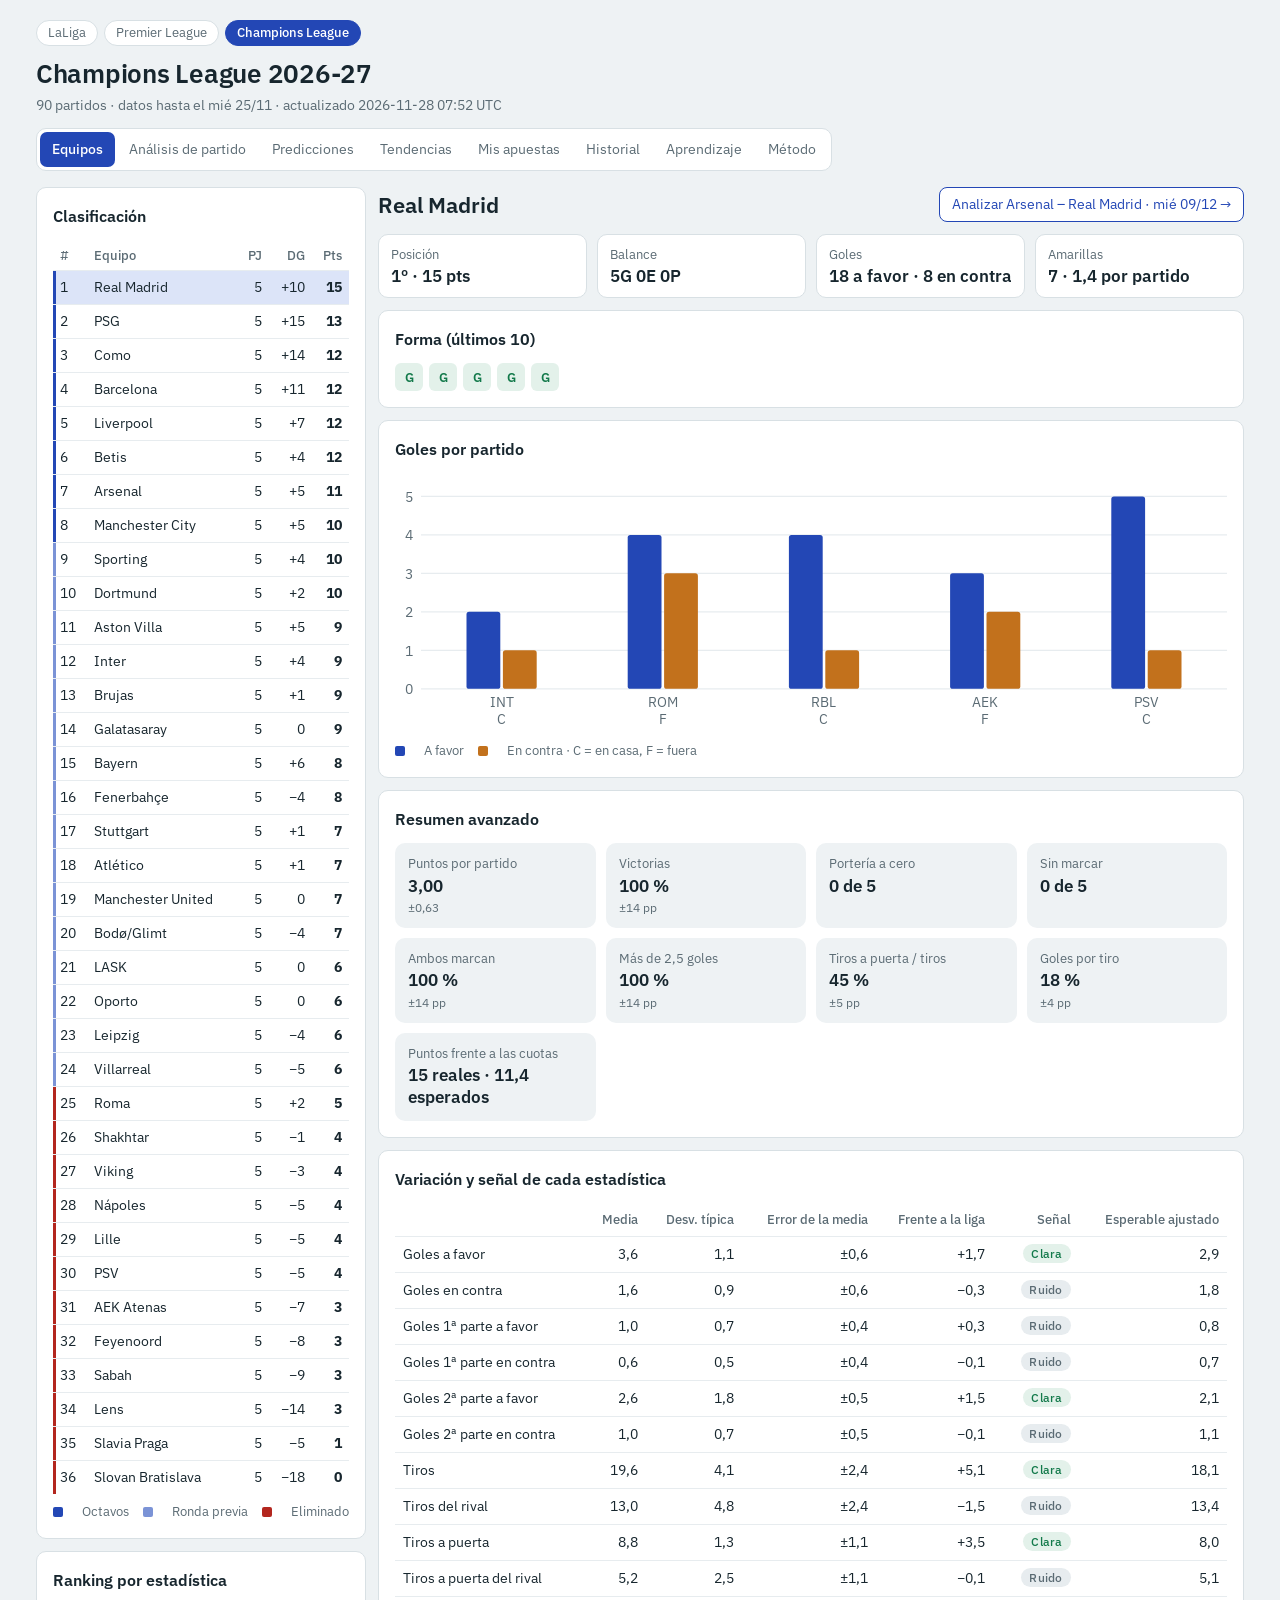
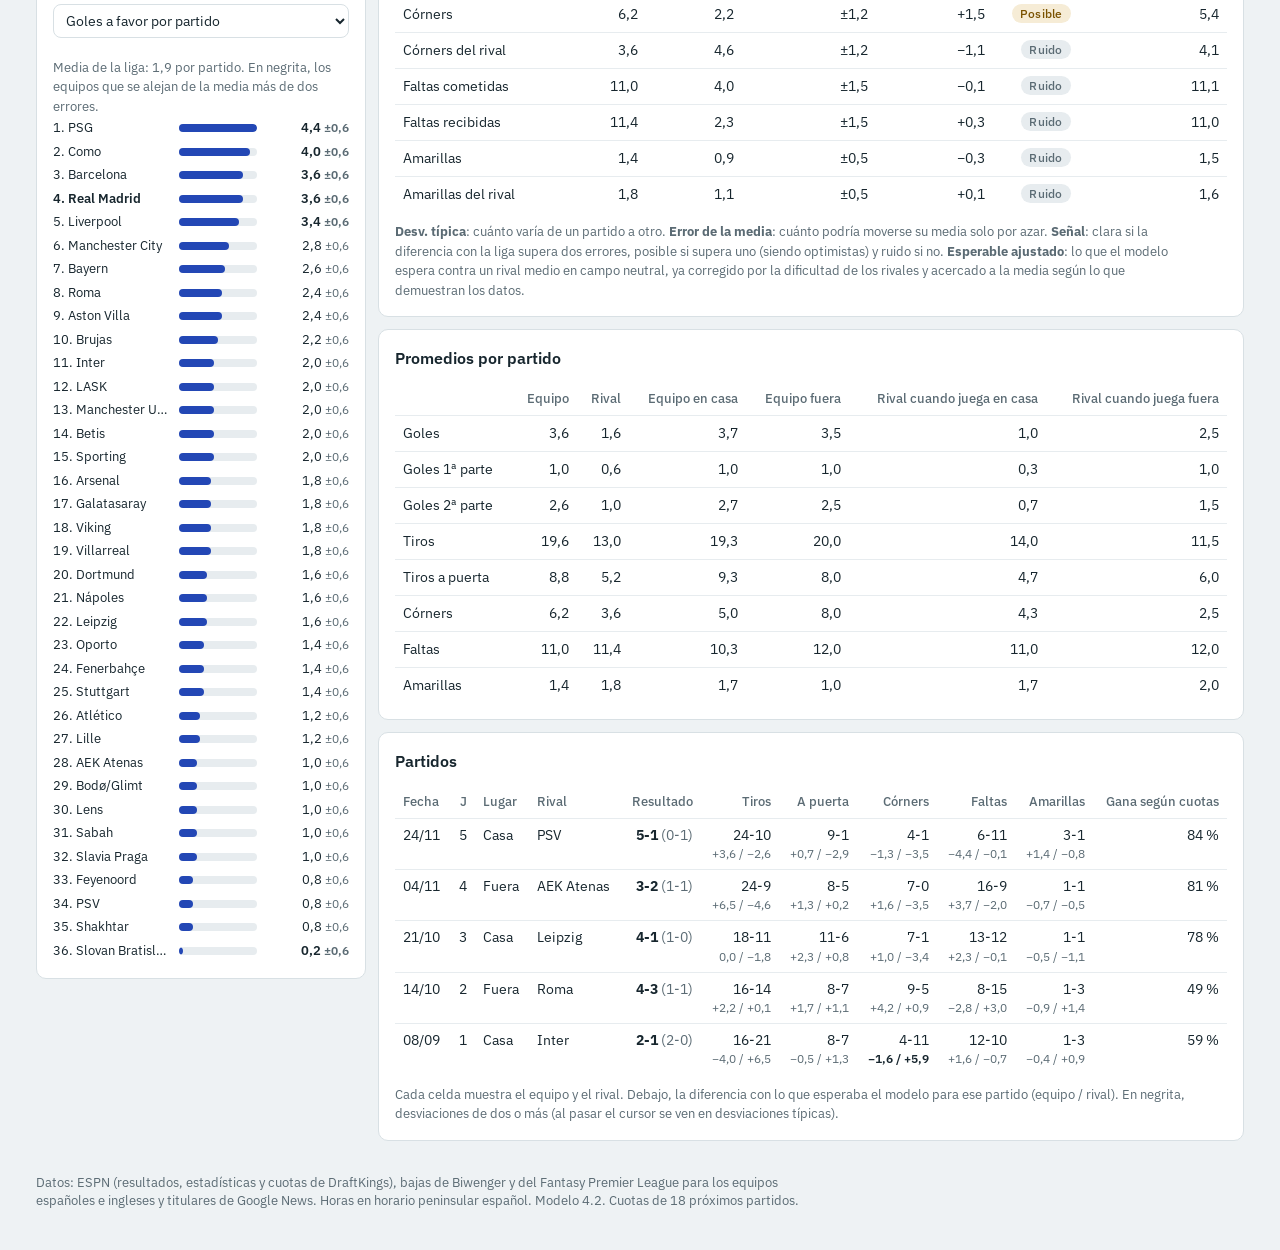
<file: champions.html>
<!doctype html>
<html lang="es">
<meta charset="utf-8">
<meta name="viewport" content="width=device-width, initial-scale=1, viewport-fit=cover">
<title>Champions League 2026-27</title>
<meta name="claude:viewport-fit-sides" content="cover">
<meta name="description" content="Champions League 2026-27: clasificación, estadísticas, análisis de partidos y predicciones con datos solo de esta temporada, con un modelo que aprende cada jornada.">
<link rel="preconnect" href="https://fonts.googleapis.com">
<link rel="preconnect" href="https://fonts.gstatic.com" crossorigin>
<link href="https://fonts.googleapis.com/css2?family=IBM+Plex+Mono:wght@500;600&family=IBM+Plex+Sans:wght@400;500;600&display=swap" rel="stylesheet">
<style>/* Panel de datos: cabecera con resumen y pestañas; columnas que se apilan en móvil; tablas densas con cifras tabulares. */
:root{
  --bg:#EEF2F4;--s:#FFFFFF;--ink:#17262E;--mu:#5B6B74;--ln:#D8E0E4;--ln2:#E7ECEF;
  --ac:#2347B5;--on-ac:#FFFFFF;--as:#DCE4F8;
  --s1:#2347B5;--s2:#C2711C;--nt:#9AA5AB;--on1:#FFFFFF;--on2:#17262E;--on3:#17262E;
  --up:#12794A;--upb:#E3F1EA;--dn:#B3261E;--dnb:#F7E3E1;--wr:#7A5200;--wrb:#F6ECD6;
  --ucl:#2347B5;--uel:#7B93D6;--rel:#B3261E;
  --sans:"IBM Plex Sans",system-ui,-apple-system,"Segoe UI",sans-serif;
  --mono:"IBM Plex Mono",ui-monospace,SFMono-Regular,Menlo,monospace;
  color-scheme:light;
  padding-top:env(safe-area-inset-top,0px);padding-bottom:env(safe-area-inset-bottom,0px);
}
@media (prefers-color-scheme:dark){:root:not([data-theme="light"]){
  --bg:#10181D;--s:#18232A;--ink:#E7EEF1;--mu:#93A4AD;--ln:#2A3943;--ln2:#22303A;
  --ac:#7C9BFF;--on-ac:#0D1630;--as:#25335F;
  --s1:#6684EE;--s2:#BF7D33;--nt:#6E7C84;--on1:#0D1630;--on2:#1A1206;--on3:#0F171C;
  --up:#4CC98A;--upb:#163A2A;--dn:#FF8A80;--dnb:#43201E;--wr:#E8B860;--wrb:#3A2E14;
  --ucl:#7C9BFF;--uel:#4F66A8;--rel:#FF8A80;color-scheme:dark}}
:root[data-theme="dark"]{
  --bg:#10181D;--s:#18232A;--ink:#E7EEF1;--mu:#93A4AD;--ln:#2A3943;--ln2:#22303A;
  --ac:#7C9BFF;--on-ac:#0D1630;--as:#25335F;
  --s1:#6684EE;--s2:#BF7D33;--nt:#6E7C84;--on1:#0D1630;--on2:#1A1206;--on3:#0F171C;
  --up:#4CC98A;--upb:#163A2A;--dn:#FF8A80;--dnb:#43201E;--wr:#E8B860;--wrb:#3A2E14;
  --ucl:#7C9BFF;--uel:#4F66A8;--rel:#FF8A80;color-scheme:dark}
*{box-sizing:border-box}
html{-webkit-text-size-adjust:100%}
body{margin:0;background:var(--bg);color:var(--ink);font:400 15px/1.5 var(--sans)}
[hidden]{display:none!important}
.page{max-width:1240px;margin:0 auto;padding-block:20px 40px;padding-left:max(16px,env(safe-area-inset-left,0px));padding-right:max(16px,env(safe-area-inset-right,0px))}
h1,h2,h3{text-wrap:balance}
h1{font-size:26px;font-weight:600;margin:0;letter-spacing:-.01em}
.sub{color:var(--mu);margin:2px 0 0;font-size:14px}
.lgs{display:flex;flex-wrap:wrap;gap:6px;margin:0 0 8px;font-size:13px}
.lgs:empty{display:none}
.lgs a,.lgs span{padding:2px 11px;border-radius:99px;border:1px solid var(--ln);color:var(--mu);text-decoration:none;background:var(--s)}
.lgs a:hover{color:var(--ac);border-color:var(--ac)}
.lgs span{background:var(--ac);border-color:var(--ac);color:var(--on-ac);font-weight:500}
details > summary{cursor:pointer;color:var(--ac);font-size:13px;margin-top:10px}
details[open] > summary{margin-bottom:6px}
.top{display:flex;flex-wrap:wrap;align-items:flex-end;justify-content:space-between;gap:12px 24px;margin-bottom:16px}
.tabs{display:flex;flex-wrap:wrap;gap:2px;background:var(--s);border:1px solid var(--ln);border-radius:10px;padding:3px}
.tabs button{font:inherit;font-size:14px;color:var(--mu);background:none;border:0;border-radius:7px;padding:7px 12px;cursor:pointer}
.tabs button:hover{color:var(--ink)}
.tabs button[aria-selected="true"]{background:var(--ac);color:var(--on-ac);font-weight:500}
button:focus-visible,select:focus-visible,input:focus-visible{outline:2px solid var(--ac);outline-offset:2px}
.card{background:var(--s);border:1px solid var(--ln);border-radius:10px;padding:16px;margin-bottom:12px;min-width:0}
.card h2{font-size:16px;font-weight:600;margin:0 0 12px}
.card h3{font-size:14.5px;font-weight:600;margin:18px 0 8px}
.card > h3:first-child{margin-top:0}
.eq{display:grid;grid-template-columns:330px minmax(0,1fr);gap:12px;align-items:start}
.eq > *{min-width:0}
@media (max-width:900px){.eq{grid-template-columns:minmax(0,1fr)}}
.th,.mh{display:flex;flex-wrap:wrap;gap:8px 16px;align-items:center;justify-content:space-between;margin-bottom:12px}
.tn{font-size:22px;font-weight:600;margin:0}
.sc{overflow-x:auto;-webkit-overflow-scrolling:touch}
table{width:100%;border-collapse:collapse;font-size:14px;font-variant-numeric:tabular-nums}
th,td{padding:7px 8px;border-bottom:1px solid var(--ln2);text-align:left;vertical-align:top}
th{font-weight:500;color:var(--mu);font-size:12.5px;white-space:nowrap;vertical-align:bottom}
tbody tr:last-child td{border-bottom:0}
table.num td:not(:first-child),table.num th:not(:first-child){text-align:right;white-space:nowrap}
table.num td.l,table.num th.l,td.l{text-align:left!important}
abbr{text-decoration:none;cursor:help}
small,.mu{color:var(--mu)}
small{font-size:12px}
.b{font-weight:600}
.note{color:var(--mu);font-size:13px;margin:10px 0 0;max-width:100ch}
.legend{color:var(--mu);font-size:13px;margin:8px 0 0;display:flex;flex-wrap:wrap;gap:4px 14px;align-items:center}
.sw{display:inline-block;width:10px;height:10px;border-radius:2px;margin-right:5px;vertical-align:-1px}
.sw.s1,.sw.q0{background:var(--s1)}.sw.s2,.sw.q2{background:var(--s2)}.sw.q1{background:var(--nt)}
.sw.ucl{background:var(--ucl)}.sw.uel{background:var(--uel)}.sw.rel{background:var(--rel)}
.lk{font:inherit;color:inherit;background:none;border:0;padding:0;cursor:pointer;text-align:left}
.lk:hover{color:var(--ac);text-decoration:underline;text-underline-offset:2px}
.go{font:inherit;font-size:14px;color:var(--ac);background:var(--s);border:1px solid var(--ac);border-radius:8px;padding:6px 12px;cursor:pointer}
.go:hover{background:var(--as)}
table.lg td,table.lg th{padding:6px 7px}
table.lg td:nth-child(n+3),table.lg th:nth-child(n+3){text-align:right}
table.lg tr.on td,table.et tr.on td{background:var(--as)}
table.lg tr.ucl td:first-child{box-shadow:inset 3px 0 var(--ucl)}
table.lg tr.uel td:first-child{box-shadow:inset 3px 0 var(--uel)}
table.lg tr.rel td:first-child{box-shadow:inset 3px 0 var(--rel)}
table.sim tr.ucl td:first-child{box-shadow:inset 3px 0 var(--ucl)}
table.sim tr.rel td:first-child{box-shadow:inset 3px 0 var(--rel)}
select{font:inherit;font-size:14px;color:var(--ink);background:var(--s);border:1px solid var(--ln);border-radius:8px;padding:6px 8px;max-width:100%}
#rk-sel{width:100%;margin-bottom:10px}
.rk{display:grid;grid-template-columns:118px minmax(0,1fr) 84px;gap:8px;align-items:center;font-size:13px;padding:2px 0}
.rk > span:first-child{white-space:nowrap;overflow:hidden;text-overflow:ellipsis}
.rk > span:last-child{text-align:right;font-variant-numeric:tabular-nums}
.rk .bar{height:8px;background:var(--ln2);border-radius:4px;overflow:hidden}
.rk .bar i{display:block;height:100%;background:var(--s1);border-radius:0 4px 4px 0}
.rk.on{font-weight:600}
.tiles{display:grid;grid-template-columns:repeat(auto-fit,minmax(160px,1fr));gap:10px;margin-bottom:12px}
.tile{background:var(--s);border:1px solid var(--ln);border-radius:10px;padding:10px 12px;display:flex;flex-direction:column;gap:2px;min-width:0}
.tile span{color:var(--mu);font-size:12.5px}
.tile b{font-size:17px;font-weight:600;line-height:1.3}
.tiles.sm{margin:0}
.tiles.sm .tile{background:var(--bg);border-color:transparent}
.form{display:flex;flex-wrap:wrap;gap:6px}
.fm{font-style:normal;font-weight:600;font-size:13px;width:28px;height:28px;border-radius:6px;display:grid;place-items:center}
.fm.W{background:var(--upb);color:var(--up)}.fm.D{background:var(--ln2);color:var(--mu)}.fm.L{background:var(--dnb);color:var(--dn)}
.chip{display:inline-block;font-size:11.5px;font-weight:500;letter-spacing:.02em;padding:1px 8px;border-radius:99px;background:var(--ln2);color:var(--mu);white-space:nowrap;vertical-align:1px}
.chip.clear{background:var(--upb);color:var(--up)}
.chip.maybe,.chip.warn{background:var(--wrb);color:var(--wr)}
.chip.bad{background:var(--dnb);color:var(--dn)}
.dv{font-size:12px;color:var(--mu)}
.dv.b{color:var(--ink);font-weight:600}
table.mt td{line-height:1.3}
svg{display:block;width:100%;height:auto;min-width:480px;max-width:880px}
svg .grid{stroke:var(--ln2);stroke-width:1}
svg .ref{stroke:var(--mu);stroke-width:1;opacity:.55}
svg .ax{fill:var(--mu);font:11px var(--sans)}
svg .lab{fill:var(--ink);font:600 10.5px var(--mono)}
svg .s1{fill:var(--s1)}svg .s2{fill:var(--s2)}
svg .dot{fill:var(--s1);stroke:var(--s);stroke-width:2}
svg .dot.on{fill:var(--s2)}
svg .ln{fill:none;stroke:var(--s1);stroke-width:2;stroke-linejoin:round;stroke-linecap:round}
svg .an{fill:var(--ink);font:500 11.5px var(--sans)}
svg .hc rect{fill:transparent}
svg .hc .cx{stroke:var(--mu);stroke-width:1;opacity:0}
svg .hc .hd{fill:var(--s1);stroke:var(--s);stroke-width:2;opacity:0}
svg .hc:hover .cx{opacity:.5}
svg .hc:hover .hd{opacity:1}
.ctr{display:flex;flex-wrap:wrap;gap:8px 14px;align-items:center;margin-bottom:6px}
.ctr label{color:var(--mu);font-size:14px;display:inline-flex;gap:6px;align-items:center}
#fx-sel{flex:1 1 300px;min-width:0}
.seg{display:inline-flex;border:1px solid var(--ln);border-radius:8px;overflow:hidden;background:var(--s)}
.seg button{font:inherit;font-size:14px;color:var(--mu);background:none;border:0;padding:6px 12px;cursor:pointer}
.seg button + button{border-left:1px solid var(--ln)}
.seg button[aria-pressed="true"]{background:var(--ac);color:var(--on-ac)}
.seg button:disabled{opacity:.5;cursor:not-allowed}
.ck input{accent-color:var(--ac);width:16px;height:16px;margin:0}
.pbs{display:grid;gap:8px}
.pb{display:grid;grid-template-columns:82px minmax(0,1fr);align-items:center;gap:10px}
.pbl{color:var(--mu);font-size:13px}
.pbar{display:flex;gap:2px;height:28px}
.pbar i{display:flex;align-items:center;justify-content:center;font-style:normal;font-size:12.5px;font-weight:600;min-width:0;overflow:hidden;white-space:nowrap}
.pbar i:first-child{border-radius:6px 0 0 6px}.pbar i:last-child{border-radius:0 6px 6px 0}
.pbar .q0{background:var(--s1);color:var(--on1)}.pbar .q1{background:var(--nt);color:var(--on3)}.pbar .q2{background:var(--s2);color:var(--on2)}
.concl .cl{margin:0;padding-left:18px;display:grid;gap:7px}
.concl .cl li{max-width:90ch}
table.et td{line-height:1.35}
table.et td.ln{font-size:12.5px;color:var(--mu)}
table.vt td:first-child{min-width:210px}
table.xt th:nth-child(6),table.xt td:nth-child(6){border-left:1px solid var(--ln)}
.heat{display:inline-grid;grid-template-columns:repeat(20,9px);gap:1px;vertical-align:middle}
.heat i{position:relative;display:block;height:16px;background:var(--ln2);border-radius:2px}
.heat i::after{content:"";position:absolute;inset:0;border-radius:2px;background:var(--s1);opacity:var(--p)}
.prose{max-width:860px}
.prose h2{font-size:18px}
.prose p,.prose dd{max-width:75ch}
.prose dt{font-weight:600;margin-top:8px}
.prose dd{margin:2px 0 0 0;color:var(--mu)}
.foot{color:var(--mu);font-size:12.5px;margin-top:20px;max-width:100ch}
@media (max-width:560px){
  h1{font-size:22px}
  .tabs{width:100%}
  .tabs button{flex:1 1 auto;padding:7px 8px}
  .card{padding:14px}
  .pb{grid-template-columns:72px minmax(0,1fr)}
}
.tvs{display:inline-flex;gap:2px;vertical-align:middle}
.tv{display:inline-block;min-width:22px;padding:1px 3px;border-radius:4px;font-size:12px;text-align:center;font-variant-numeric:tabular-nums}
.tv.hit{background:var(--upb);color:var(--up)}.tv.miss{background:var(--dnb);color:var(--dn)}
.tin{font:inherit;font-size:13px;color:var(--ink);background:var(--s);border:1px solid var(--ln);border-radius:6px;padding:3px 5px;text-align:right}
table.tt td{vertical-align:middle}
.story{max-width:90ch;margin:0 0 10px;line-height:1.55}
.tvrow{display:flex;flex-wrap:wrap;gap:8px 18px;margin:0 0 10px;align-items:center}
.tvrow small{color:var(--mu);margin-right:4px}
.br{display:grid;grid-template-columns:minmax(0,1fr) auto;gap:4px 16px;padding:11px 0;border-bottom:1px solid var(--ln2);line-height:1.45}
.br:last-child{border-bottom:0}
.br .bt{font-weight:600}
.br .bm{color:var(--mu);font-size:13px}
.br .bx{display:flex;flex-wrap:wrap;gap:4px 16px;margin:3px 0}
.br .bs{display:flex;flex-direction:column;align-items:flex-end;gap:6px;white-space:nowrap}
.br .bs b{font-size:15px;font-variant-numeric:tabular-nums}
.card h3.bj{margin:16px 0 2px;padding-bottom:6px;border-bottom:1px solid var(--ln)}
.card h3.bj:first-of-type{margin-top:0}
.card h3.bj .mu{font-weight:400}
.nws{display:grid;grid-template-columns:repeat(auto-fit,minmax(300px,1fr));gap:12px 28px}
.nws .nw{min-width:0}
.card .nws h3{margin:0 0 8px}
.nws h4{font-size:13.5px;font-weight:600;margin:14px 0 6px;color:var(--mu)}
.nwc{background:var(--bg);border-radius:8px;padding:10px 14px;margin:0 0 16px}
ul.nl{list-style:none;margin:0;padding:0;display:grid;gap:8px}
ul.nl li{line-height:1.4}
ul.nl a{color:var(--ink);text-decoration:underline;text-decoration-color:var(--ln);text-underline-offset:2px}
ul.nl a:hover{color:var(--ac);text-decoration-color:var(--ac)}
</style>
<div class="page">
<header class="top">
  <div><nav class="lgs" id="lgs" aria-label="Liga"></nav><h1>Champions League 2026-27</h1><p class="sub" id="sub"></p></div>
  <nav class="tabs" role="tablist" aria-label="Secciones">
    <button role="tab" data-view="equipos" aria-selected="true">Equipos</button>
    <button role="tab" data-view="partido" aria-selected="false">Análisis de partido</button>
    <button role="tab" data-view="predicciones" aria-selected="false">Predicciones</button>
    <button role="tab" data-view="tendencias" aria-selected="false">Tendencias</button>
    <button role="tab" data-view="apuestas" aria-selected="false">Mis apuestas</button>
    <button role="tab" data-view="historial" aria-selected="false">Historial</button>
    <button role="tab" data-view="aprendizaje" aria-selected="false">Aprendizaje</button>
    <button role="tab" data-view="metodo" aria-selected="false">Método</button>
  </nav>
</header>
<main>
  <section id="v-equipos" class="eq">
    <div>
      <section class="card"><h2>Clasificación</h2><div id="tabla"></div></section>
      <section class="card"><h2>Ranking por estadística</h2><select id="rk-sel" aria-label="Estadística del ranking"></select><div id="rank"></div></section>
    </div>
    <div id="team"></div>
  </section>
  <section id="v-partido" hidden><div id="c-partido"></div></section>
  <section id="v-predicciones" hidden><div id="c-pred"></div></section>
  <section id="v-tendencias" hidden><div id="c-tend"></div></section>
  <section id="v-apuestas" hidden><div id="c-bets"></div></section>
  <section id="v-historial" hidden><div id="c-hist"></div></section>
  <section id="v-aprendizaje" hidden><div id="c-learn"></div></section>
  <section id="v-metodo" hidden class="card prose">
    <h2>Cómo funciona</h2>
    <h3>Datos</h3>
    <p id="m-datos">Los resultados, las estadísticas de cada partido (tiros, córners, faltas, amarillas), el xG<span id="m-ref"></span> y las cuotas de cierre salen del CSV de football-data.co.uk. Las fechas y horas de las próximas jornadas se toman de TheSportsDB en cuanto la liga las anuncia (suele ser dos o tres semanas antes), y unos días antes de cada jornada, del archivo de próximos partidos de football-data, que trae también las cuotas. Si un partido aún no tiene horario, se usa <span id="m-cal">el calendario de la liga</span>, sin hora. Las bajas, dudas y sanciones salen de los juegos de fantasy (Biwenger en LaLiga y el oficial de la Premier), y los titulares sobre lesiones y convocatorias, de Google News; el modelo no los usa, pero el análisis de cada partido los muestra. Para saber cuánto pesa cada baja se cuentan las titularidades, los minutos, los goles y las asistencias de cada jugador esta temporada (en LaLiga, de las actas de cada jornada de Biwenger; en la Premier, del Fantasy), y el análisis resume si falta el máximo goleador, el portero titular o varios titulares habituales de una misma línea, y si la baja es nueva o el equipo ya jugó sin él su último partido. GitHub descarga todo dos veces al día y regenera esta página. Solo se usan datos de esta temporada. Las horas están en horario peninsular español.<span id="m-cards"></span></p>
    <h3>Modelo de goles</h3>
    <p>Cada equipo tiene un ataque y una defensa, y todos comparten una ventaja de local. Los goles esperados de un partido salen de combinar la media de la liga, el ataque de un equipo, la defensa del otro y, para el local, la ventaja de jugar en casa. Para estimar esos valores se mezclan goles reales y xG, porque el xG depende menos del azar; la versión por defecto los mezcla al 50 %, y el propio modelo puede cambiar a otra versión si predice mejor (ver Aprendizaje).<span id="m-noxg"></span></p>
    <p>Con pocos partidos, un equipo puede parecer mucho mejor o peor de lo que es, así que los valores se acercan a la media de la liga. Cuánto se acercan no está fijado a mano: se calcula con los propios datos según cuánto se diferencian de verdad los equipos. A medida que avanza la temporada, se encogen menos.</p>
    <p>La probabilidad de cada marcador sale de una distribución de Poisson, con la corrección de Dixon-Coles para los marcadores bajos (0-0, 1-0, 0-1 y 1-1), que es donde el Poisson simple se equivoca, y promediando sobre la incertidumbre de cada parámetro.</p>
    <h3>Estadísticas</h3>
    <p>El mismo esquema de ataque y defensa se ajusta por separado para xG, tiros, tiros a puerta, córners, faltas, amarillas y goles de la primera parte. Las rojas no se modelan: son tan pocas que ningún modelo ha mejorado a la media de la liga. Cada estadística tiene su propia ventaja de local y su propia variación: los córners varían de un partido a otro más de lo que daría el azar puro, y las faltas, menos. Así, cada valor esperado tiene en cuenta al rival y el campo y, cuando se conoce el árbitro, también su efecto en tarjetas y faltas.</p>
    <h3>Error, señal y modos</h3>
    <p>El error es cuánto podría moverse una media solo por azar con los partidos jugados. Una diferencia es <b>clara</b> si supera dos errores, <b>posible</b> si supera uno y <b>ruido</b> si no llega. En el análisis de partido, el modo optimista da por buenas las diferencias de más de un error y los umbrales con al menos un 60 % de probabilidad; el prudente exige dos errores y un 70 %.</p>
    <p>El rango de una media no es lo mismo que lo que puede pasar en un partido: un equipo que promedia 5 córners puede sacar 1 o 10. Por eso el análisis separa el rango de la media de la probabilidad de superar cada línea en ese partido.</p>
    <h3>Rivales parecidos</h3>
    <p>Para un partido A–B se miran los partidos de A contra los equipos que están a pocos puestos de B en la clasificación actual, y al revés. Cada uno de esos partidos se compara con lo que esperaba el modelo, que ya tiene en cuenta el rival y el campo. La media de esas diferencias ajusta la estimación solo en la medida en que los datos de toda la liga demuestran que el rendimiento cambia de verdad según la zona de la tabla del rival. Si no lo demuestran, el cruce se muestra pero no mueve las cifras.</p>
    <h3>Simulación</h3>
    <p>Se juega el resto de la liga <span id="m-sims">5.000</span> veces. En cada simulación se sortea la fuerza de cada equipo con su incertidumbre, más una variación extra porque los equipos cambian durante la temporada por lesiones, entrenadores o fichajes. <span id="m-tb"></span></p>
    <h3>Tendencias</h3>
    <p>Una tendencia solo aparece si un equipo superó (o no llegó a) una línea en sus 5 últimos partidos, o en los 4 últimos seguidos; también contra todos los rivales parecidos al de hoy (al menos 2 partidos) y en sus últimos partidos en el mismo campo. Además, la línea tiene que ir más allá de lo que espera el modelo, que le da un 50 % o menos. Las mismas reglas, aplicadas a cada partido de la temporada con los datos anteriores a él, forman el historial de la pestaña, y ese historial corrige poco a poco la probabilidad que el modelo da a las tendencias nuevas.</p>
    <h3>Aprendizaje</h3>
    <p>En cada actualización el modelo se revisa con la prueba retrospectiva, en la que cada partido se predice solo con los anteriores. Con ella hace cinco cosas: elige entre varias versiones del modelo de goles la que mejor ha predicho, pero solo cambia si la mejora supera el error, para no cambiar por azar; aprende cuánto pesar frente a las cuotas del mercado, buscando la mezcla que mejor habría predicho los partidos ya jugados; aprende, para cada estadística, cuánto fiarse de sí mismo frente a la media de la liga (si el modelo no la mejora, usa la media); si el CSV trae el árbitro, estima cuánto se aparta cada uno en tarjetas y faltas, acercándolo a la media según los partidos que haya dirigido; y corrige la probabilidad de las tendencias según cuánto se han cumplido las anteriores, con un peso que crece con el número de casos. La pestaña Aprendizaje muestra qué ha aprendido y cómo cambia cada jornada.</p>
    <h3>Registro de predicciones</h3>
    <p>En cada actualización se guardan las predicciones de los partidos de los próximos diez días. Se van renovando con los datos nuevos hasta el día del partido y a partir de ahí quedan congeladas. Cuando llega el resultado se evalúan frente a lo que pasó y frente a las cuotas de cierre, y se cuentan los aciertos de la jornada: el ganador, el marcador, más o menos de 2,5 goles, si marcan los dos y si cada total del partido (goles, tiros, córners, faltas, tarjetas...) cayó dentro del rango que se daba, la media ± una desviación típica de un partido. Cada recuento se compara con los aciertos que correspondían a las probabilidades del propio modelo. Los partidos anteriores al registro tienen predicciones reconstruidas, calculadas solo con los partidos previos a cada uno; se marcan aparte porque se hicieron con el código actual.</p>
    <h3>Límites</h3>
    <p>Con pocos partidos por equipo, casi todo tiene mucho error. El modelo no sabe nada de lesiones, alineaciones, rotaciones ni cambios de entrenador, y las casas de apuestas sí lo tienen en cuenta; por eso, en la prueba retrospectiva, el mercado predice mejor el resultado. Esto es una herramienta de análisis, no un consejo de apuestas.</p>
    <h3>Glosario</h3>
    <dl>
      <dt>xG (goles esperados)</dt><dd>Calidad de las ocasiones: la probabilidad de gol de cada tiro según su distancia, su ángulo y el tipo de jugada, sumada en todo el partido.</dd>
      <dt>xPts (puntos esperados)</dt><dd>Los puntos que habría sumado un equipo si cada partido se hubiera decidido según el xG de los dos equipos.</dd>
      <dt>Log-loss y Brier</dt><dd>Miden lo buenas que han sido unas probabilidades; cuanto más bajas, mejor. Repartir un tercio a cada resultado da una log-loss de 1,10.</dd>
      <dt>Prueba retrospectiva</dt><dd>Predecir cada partido ya jugado con un modelo ajustado solo con los partidos anteriores, como si se hubiera hecho en su momento.</dd>
      <dt>Margen de las casas</dt><dd>Las probabilidades que implican las cuotas suman más del 100 %. Ese exceso se quita repartiéndolo en proporción a cada resultado.</dd>
      <dt>Cuota de cierre</dt><dd>La última cuota antes del partido, la que incorpora más información.</dd>
      <dt>pp (puntos porcentuales)</dt><dd>Diferencia entre dos porcentajes: de 40 % a 45 % son 5 pp.</dd>
    </dl>
  </section>
</main>
<footer class="foot" id="foot"></footer>
</div>
<script>window.DATA={"meta":{"gen":"2026-11-28 07:52 UTC","today":"2026-11-28","last":"2026-11-25","n":90,"ver":"4.2","fx":18,"pend":54,"sims":5000,"warn":[],"league":"champions","name":"Champions League","title":"Champions League 2026-27","zones":{"ucl":8,"uel":16,"rel":12},"tiebreak":"los empates a puntos se resuelven como en el art. 18 del reglamento de la UEFA: diferencia de goles, goles a favor, goles fuera, victorias, victorias fuera y, después, los puntos, la diferencia de goles y los goles de los rivales de cada uno (los dos últimos criterios, juego limpio y coeficiente, se sustituyen por un sorteo)","cards_note":null,"leagues":[{"key":"laliga","name":"LaLiga","url":"https://jaimedhc.github.io/laliga-dashboard/"},{"key":"premier","name":"Premier League","url":"https://jaimedhc.github.io/laliga-dashboard/premier.html"},{"key":"champions","name":"Champions League","url":"https://jaimedhc.github.io/laliga-dashboard/champions.html"}],"sources":"ESPN (resultados, estadísticas y cuotas de DraftKings), bajas de Biwenger y del Fantasy Premier League para los equipos españoles e ingleses y titulares de Google News","cal_label":"Fecha de ESPN","cal_fallback":"las fechas de ESPN","refs":false,"zone_names":{"ucl":"Octavos","uel":"Ronda previa","rel":"Eliminado","champ":"1.º de la fase liga","top":"Octavos directos","mid":"Top 24","low":"Eliminado"},"data_note":"Los resultados, las estadísticas de cada partido (tiros, córners, faltas, amarillas), las fechas y horas y las cuotas de DraftKings (1X2 y goles) salen de ESPN; football-data no cubre la Champions y ESPN no da el xG, así que el modelo de goles usa solo los goles. Con tan pocos partidos por equipo, las cuotas ayudan a estimar las estadísticas: el modelo aprende cuánto pesar las cuotas, su propia predicción y la media de la competición (pestaña Aprendizaje). Las bajas, dudas y sanciones solo están para los equipos de LaLiga y la Premier (Biwenger y el Fantasy oficial); para el resto hay titulares de Google News. GitHub descarga todo cada dos horas y regenera esta página. Solo se usan datos de esta temporada. Las horas están en horario peninsular español. De momento solo se modela la fase liga; las eliminatorias llegarán en febrero.","xg":false,"odds_src":"DraftKings","mstats":true},"teams":["AEK Athens","AS Roma","Arsenal","Aston Villa","Atlético Madrid","Barcelona","Bayern Munich","Bodo/Glimt","Borussia Dortmund","Club Brugge","Como","FC Porto","Fenerbahce","Feyenoord Rotterdam","Galatasaray","Internazionale","LASK Linz","Lens","Lille","Liverpool","Manchester City","Manchester United","Napoli","PSV Eindhoven","Paris Saint-Germain","RB Leipzig","Real Betis","Real Madrid","Sabah FK","Shakhtar Donetsk","Slavia Prague","Slovan Bratislava","Sporting CP","VfB Stuttgart","Viking FK","Villarreal"],"names":["AEK Atenas","Roma","Arsenal","Aston Villa","Atlético","Barcelona","Bayern","Bodø/Glimt","Dortmund","Brujas","Como","Oporto","Fenerbahçe","Feyenoord","Galatasaray","Inter","LASK","Lens","Lille","Liverpool","Manchester City","Manchester United","Nápoles","PSV","PSG","Leipzig","Betis","Real Madrid","Sabah","Shakhtar","Slavia Praga","Slovan Bratislava","Sporting","Stuttgart","Viking","Villarreal"],"short":["AEK","ROM","ARS","AVL","ATM","BAR","BAY","BOD","BVB","BRU","COM","POR","FEN","FEY","GAL","INT","LAS","LEN","LIL","LIV","MCI","MUN","NAP","PSV","PSG","RBL","BET","RMA","SAB","SHA","SLA","SLO","SCP","STU","VIK","VIL"],"M":[["2026-09-08","18:45",1,0,16,1,0,1,0,null,null,18,11,4,3,7,3,7,15,1,2,1.741,4.0,4.4,null,null,null],["2026-09-08","18:45",1,9,3,2,3,1,3,null,null,14,21,7,9,4,5,17,14,3,3,2.5,3.55,2.75,1.645,2.25,null],["2026-09-08","21:00",1,8,35,3,2,0,0,null,null,18,13,6,6,9,7,15,10,1,3,1.769,4.0,4.2,null,null,null],["2026-09-08","21:00",1,11,20,0,2,0,0,null,null,5,20,0,10,2,5,10,17,1,3,5.0,4.1,1.667,1.667,2.2,null],["2026-09-08","21:00",1,18,26,2,3,2,1,null,null,6,20,2,5,5,5,11,13,1,3,2.15,3.5,3.35,1.741,2.1,null],["2026-09-08","21:00",1,27,15,2,1,2,0,null,null,16,21,8,7,4,11,12,10,1,3,1.606,4.4,5.0,null,null,null],["2026-09-09","18:45",1,5,13,5,1,2,0,null,null,24,4,9,2,4,1,10,12,1,1,1.071,13.0,26.0,null,null,null],["2026-09-09","18:45",1,33,34,3,1,3,1,null,null,17,9,3,3,4,5,13,13,0,3,1.211,7.5,12.0,null,null,null],["2026-09-09","21:00",1,19,4,2,1,1,1,null,null,14,9,5,4,7,5,11,10,1,1,1.769,3.9,4.5,1.588,2.35,null],["2026-09-09","21:00",1,22,2,0,1,0,0,null,null,5,26,3,8,0,6,12,11,2,1,5.25,3.85,1.667,2.0,1.833,null],["2026-09-09","21:00",1,24,31,6,1,3,0,null,null,35,9,14,4,7,2,8,6,0,1,1.033,19.0,36.0,null,null,null],["2026-09-09","21:00",1,32,14,3,1,1,1,null,null,8,10,5,3,1,4,13,11,2,3,1.606,4.3,5.0,null,null,null],["2026-09-10","18:45",1,12,1,1,1,0,1,null,null,11,8,5,3,1,3,12,19,4,2,4.0,3.75,1.87,1.571,2.4,null],["2026-09-10","18:45",1,23,29,1,1,0,1,null,null,10,8,2,2,3,3,14,15,3,6,1.488,4.7,6.0,null,null,null],["2026-09-10","21:00",1,6,7,5,0,0,0,null,null,25,3,12,0,6,3,5,8,0,1,1.071,14.0,26.0,null,null,null],["2026-09-10","21:00",1,10,25,4,1,2,0,null,null,14,14,6,4,1,5,9,10,2,3,1.667,4.2,4.7,null,null,null],["2026-09-10","21:00",1,21,28,4,0,3,0,null,null,21,11,10,0,7,2,12,13,1,1,1.071,13.0,29.0,null,null,null],["2026-09-10","21:00",1,30,17,2,3,0,0,null,null,18,26,5,8,6,9,8,8,0,1,2.8,3.5,2.45,null,null,null],["2026-10-13","18:45",2,17,32,0,2,0,1,null,null,21,11,6,5,6,3,8,12,2,0,2.5,3.55,2.75,1.625,2.3,null],["2026-10-13","18:45",2,28,30,2,0,0,0,null,null,13,18,6,8,4,6,15,14,3,2,4.3,3.75,1.833,1.714,2.1,null],["2026-10-13","21:00",2,2,18,3,0,0,0,null,null,16,4,8,0,7,0,13,9,2,1,1.211,6.5,14.0,null,null,null],["2026-10-13","21:00",2,4,21,2,0,1,0,null,null,11,9,5,4,2,5,11,13,1,1,1.8,3.85,4.3,1.667,2.2,null],["2026-10-13","21:00",2,14,5,1,4,1,1,null,null,5,22,3,11,1,6,12,10,2,0,8.0,6.0,1.312,null,null,null],["2026-10-13","21:00",2,15,9,3,4,1,1,null,null,30,18,12,8,4,4,6,13,2,4,1.235,7.0,11.0,null,null,null],["2026-10-13","21:00",2,25,23,1,0,0,0,null,null,19,11,7,5,6,13,13,12,1,2,1.571,5.0,4.8,null,null,null],["2026-10-13","21:00",2,34,6,3,3,2,0,null,null,8,25,5,8,7,15,12,8,2,2,13.0,9.5,1.154,null,null,null],["2026-10-13","21:00",2,35,22,3,1,2,1,null,null,17,11,4,3,4,4,8,15,2,3,2.2,3.45,3.3,1.8,2.0,null],["2026-10-14","18:45",2,13,10,3,2,1,1,null,null,13,11,5,5,5,1,19,18,2,3,3.0,3.6,2.25,1.606,2.35,null],["2026-10-14","18:45",2,16,19,3,6,0,3,null,null,12,26,4,9,3,11,7,4,1,0,6.5,4.7,1.465,1.571,2.4,null],["2026-10-14","21:00",2,1,27,3,4,1,1,null,null,14,16,7,8,5,9,15,8,3,1,3.6,3.95,1.952,null,null,null],["2026-10-14","21:00",2,3,12,6,0,3,0,null,null,20,15,11,4,9,7,12,6,0,2,1.625,4.2,5.25,null,null,null],["2026-10-14","21:00",2,7,8,1,0,0,0,null,null,11,9,3,4,4,10,7,8,0,2,2.6,3.8,2.5,null,null,null],["2026-10-14","21:00",2,20,24,2,4,0,3,null,null,27,15,9,10,11,2,10,11,1,1,1.909,4.2,3.45,null,null,null],["2026-10-14","21:00",2,26,11,3,2,0,0,null,null,17,11,7,5,5,1,14,15,4,3,2.15,3.6,3.25,1.69,2.2,null],["2026-10-14","21:00",2,29,0,3,1,1,1,null,null,12,13,4,3,5,2,16,17,1,4,2.8,3.15,2.65,2.1,1.741,null],["2026-10-14","21:00",2,31,33,0,3,0,1,null,null,15,16,1,8,1,8,11,15,1,3,6.5,5.75,1.392,null,null,null],["2026-10-20","18:45",3,12,30,2,2,2,1,null,null,15,15,4,4,3,5,12,15,3,1,1.417,5.25,7.0,null,null,null],["2026-10-20","18:45",3,28,8,1,2,1,1,null,null,13,22,4,9,4,9,8,12,4,0,9.5,6.0,1.286,null,null,null],["2026-10-20","21:00",3,1,31,4,0,2,0,null,null,26,1,10,0,8,1,10,10,0,3,1.111,9.5,23.0,null,null,null],["2026-10-20","21:00",3,11,23,0,1,0,0,null,null,14,18,4,3,2,3,7,9,0,2,1.488,4.7,6.0,1.571,2.4,null],["2026-10-20","21:00",3,19,35,4,3,2,2,null,null,22,14,7,5,8,2,12,10,0,2,1.541,4.5,5.75,null,null,null],["2026-10-20","21:00",3,20,0,5,1,2,0,null,null,17,11,7,3,8,3,6,10,1,0,1.154,9.0,15.0,null,null,null],["2026-10-20","21:00",3,22,7,4,3,2,1,null,null,17,15,8,6,2,5,7,5,3,0,1.667,4.1,4.8,null,null,null],["2026-10-20","21:00",3,24,5,4,2,1,0,null,null,22,18,14,5,2,3,11,10,0,1,2.35,4.4,2.55,null,null,null],["2026-10-20","21:00",3,33,4,1,1,1,0,null,null,18,10,5,3,9,4,15,7,1,0,3.2,3.85,2.1,null,null,null],["2026-10-21","18:45",3,10,21,4,1,1,0,null,null,11,13,8,4,1,4,10,11,1,3,2.4,3.75,2.75,null,null,null],["2026-10-21","18:45",3,18,14,2,4,2,2,null,null,15,10,5,4,3,3,9,10,3,1,2.55,3.5,2.7,1.667,2.25,null],["2026-10-21","21:00",3,3,34,3,1,2,0,null,null,21,10,10,3,8,6,7,14,0,0,1.211,7.5,11.0,null,null,null],["2026-10-21","21:00",3,6,2,2,2,1,1,null,null,13,14,5,5,3,5,15,6,0,2,2.35,3.7,2.85,1.625,2.3,null],["2026-10-21","21:00",3,9,17,3,0,1,0,null,null,11,19,5,7,1,5,6,10,2,2,1.69,4.3,4.4,null,null,null],["2026-10-21","21:00",3,15,29,1,0,0,0,null,null,13,12,5,4,5,4,9,10,2,2,1.27,6.5,9.5,null,null,null],["2026-10-21","21:00",3,26,13,1,0,0,0,null,null,23,12,10,2,4,4,8,10,1,2,1.769,4.2,4.1,null,null,null],["2026-10-21","21:00",3,27,25,4,1,1,0,null,null,18,11,11,6,7,1,13,12,1,1,1.222,7.5,10.5,null,null,null],["2026-10-21","21:00",3,32,16,2,3,1,1,null,null,16,11,4,7,7,4,10,22,2,5,1.364,5.75,7.5,null,null,null],["2026-11-03","18:45",4,14,33,2,0,2,0,null,null,13,13,4,5,6,4,13,16,3,5,2.0,4.3,3.2,null,null,null],["2026-11-03","18:45",4,29,32,0,1,0,0,null,null,14,11,4,3,7,2,10,18,1,1,3.35,3.5,2.15,1.87,1.952,null],["2026-11-03","21:00",4,4,6,0,2,0,0,null,null,9,19,3,5,4,4,13,3,1,2,3.25,3.8,2.1,null,null,null],["2026-11-03","21:00",4,5,3,3,0,1,0,null,null,16,9,8,1,4,8,14,9,1,3,1.294,6.5,8.0,null,null,null],["2026-11-03","21:00",4,7,18,0,0,0,0,null,null,4,9,4,2,3,4,12,8,0,1,1.571,4.6,5.0,null,null,null],["2026-11-03","21:00",4,13,15,0,3,0,2,null,null,11,11,2,6,5,4,7,13,1,2,4.2,4.2,1.741,null,null,null],["2026-11-03","21:00",4,16,31,4,0,3,0,null,null,29,7,10,5,8,2,5,9,0,2,1.333,5.75,8.0,null,null,null],["2026-11-03","21:00",4,21,1,3,2,0,2,null,null,15,7,6,4,3,1,11,14,3,3,2.1,4.2,3.05,null,null,null],["2026-11-03","21:00",4,35,24,0,6,0,4,null,null,14,22,2,12,4,8,19,4,4,1,4.2,4.2,1.741,null,null,null],["2026-11-04","18:45",4,0,27,2,3,1,1,null,null,9,24,5,8,0,7,9,16,1,1,13.0,8.0,1.182,null,null,null],["2026-11-04","18:45",4,12,19,3,2,1,1,null,null,17,22,6,6,4,12,13,12,1,1,5.5,4.6,1.541,null,null,null],["2026-11-04","21:00",4,8,26,2,1,0,0,null,null,15,11,6,4,2,5,15,13,4,4,1.513,4.6,6.0,null,null,null],["2026-11-04","21:00",4,11,22,4,1,1,1,null,null,19,11,8,6,6,5,8,11,1,4,2.05,3.5,3.75,1.769,2.05,null],["2026-11-04","21:00",4,17,10,1,9,0,3,null,null,11,18,3,12,5,5,12,11,2,0,3.95,3.95,1.833,null,null,null],["2026-11-04","21:00",4,23,9,1,2,0,1,null,null,27,10,9,3,8,5,8,10,0,3,1.87,4.4,3.5,null,null,null],["2026-11-04","21:00",4,25,20,2,3,0,1,null,null,14,12,6,5,5,3,20,7,4,2,5.0,4.7,1.571,null,null,null],["2026-11-04","21:00",4,30,2,1,2,0,2,null,null,18,12,6,5,4,2,15,10,1,2,14.0,5.75,1.25,1.769,2.05,null],["2026-11-04","21:00",4,34,28,4,1,1,1,null,null,21,16,8,4,10,6,5,9,2,2,1.556,4.7,5.25,null,null,null],["2026-11-24","18:45",5,7,16,1,0,0,0,null,null,9,5,2,0,4,0,5,14,1,1,1.345,6.0,7.5,null,null,null],["2026-11-24","18:45",5,14,3,1,0,0,0,null,null,9,4,2,0,5,1,13,12,2,4,3.4,3.95,2.0,null,null,null],["2026-11-24","21:00",5,2,8,1,1,1,0,null,null,30,13,4,4,8,5,7,13,0,0,1.465,4.6,7.0,1.667,2.2,null],["2026-11-24","21:00",5,10,0,1,0,0,0,null,null,19,7,4,3,2,1,15,17,2,3,1.263,6.5,10.0,null,null,null],["2026-11-24","21:00",5,13,11,0,1,0,1,null,null,21,9,7,3,8,4,10,13,2,4,3.75,3.8,1.952,1.645,2.25,null],["2026-11-24","21:00",5,20,22,2,2,0,0,null,null,18,9,7,3,9,3,9,9,1,0,1.256,6.5,10.5,null,null,null],["2026-11-24","21:00",5,25,17,3,1,2,0,null,null,16,11,7,3,10,4,12,13,2,4,1.385,5.5,7.0,null,null,null],["2026-11-24","21:00",5,27,23,5,1,0,1,null,null,24,10,9,1,4,1,6,11,3,1,1.133,10.0,16.0,null,null,null],["2026-11-24","21:00",5,31,26,0,2,0,1,null,null,12,18,2,6,1,4,12,6,1,1,7.5,5.25,1.385,null,null,null],["2026-11-25","18:45",5,28,5,1,4,0,1,null,null,8,25,3,14,4,6,9,8,1,0,29.0,14.0,1.062,null,null,null],["2026-11-25","18:45",5,30,35,0,1,0,0,null,null,13,7,1,5,13,0,12,15,2,4,2.75,3.55,2.5,1.588,2.35,null],["2026-11-25","21:00",5,4,34,2,0,2,0,null,null,20,9,9,1,6,1,7,9,0,1,1.111,10.0,21.0,null,null,null],["2026-11-25","21:00",5,9,19,0,3,0,1,null,null,17,13,5,4,8,4,9,13,0,0,4.1,4.4,1.741,null,null,null],["2026-11-25","21:00",5,15,33,2,0,0,0,null,null,20,13,5,2,11,6,9,10,2,1,1.4,5.5,6.5,null,null,null],["2026-11-25","21:00",5,18,6,2,1,0,1,null,null,15,12,3,7,3,4,2,11,0,1,5.25,4.0,1.645,1.741,2.05,null],["2026-11-25","21:00",5,24,1,2,2,1,1,null,null,15,13,4,4,3,4,5,18,0,2,1.488,4.8,6.0,null,null,null],["2026-11-25","21:00",5,29,12,0,1,0,0,null,null,8,13,2,5,3,5,12,14,2,1,2.7,3.45,2.6,1.833,2.0,null],["2026-11-25","21:00",5,32,21,2,2,1,0,null,null,11,7,4,2,3,2,18,13,2,1,2.75,3.7,2.45,null,null,null]],"E":[[1.613,1.658,0.818,0.661,null,null,15.855,12.676,4.864,4.052,4.626,3.969,9.576,12.873,1.419,1.835],[2.048,1.935,0.694,1.088,null,null,14.225,16.405,5.57,6.464,4.94,4.991,11.502,10.993,1.706,1.88],[2.049,1.488,0.647,0.622,null,null,17.307,12.311,5.95,3.969,7.761,4.198,11.459,11.158,1.368,2.579],[1.721,2.002,0.584,0.512,null,null,11.622,16.666,4.321,6.888,3.689,5.713,10.938,11.341,1.373,2.196],[1.607,1.752,0.778,0.532,null,null,12.114,13.041,3.502,5.397,3.579,4.224,10.362,11.671,1.475,2.094],[3.117,1.652,0.897,0.563,null,null,19.963,14.476,8.482,5.744,5.586,5.148,10.408,10.716,1.36,2.063],[3.513,1.009,1.084,0.383,null,null,20.629,9.392,9.113,3.444,4.358,3.967,10.931,11.344,1.22,1.715],[1.919,1.525,1.151,0.648,null,null,19.188,11.28,5.78,3.437,6.883,5.178,10.962,11.174,1.363,1.889],[2.861,1.275,1.066,0.654,null,null,18.092,11.291,5.694,4.389,6.548,4.188,10.242,10.479,1.036,1.312],[1.732,1.712,0.718,0.702,null,null,11.167,19.888,4.636,5.876,3.154,5.455,11.315,9.985,1.481,1.561],[4.571,0.796,2.356,0.33,null,null,29.939,10.693,13.131,3.049,5.656,3.148,9.001,11.39,0.963,1.805],[2.059,1.506,0.779,0.788,null,null,12.823,10.088,4.957,3.531,3.633,4.064,12.091,12.072,1.679,2.278],[1.706,1.946,0.622,1.015,null,null,13.512,12.327,4.743,4.932,4.19,4.645,10.232,13.724,1.817,1.838],[1.342,1.058,0.478,0.465,null,null,14.665,10.688,4.175,3.327,4.881,3.986,11.707,11.38,1.502,2.456],[2.683,1.113,0.58,0.425,null,null,19.043,7.79,7.639,2.933,5.728,3.821,9.138,9.598,1.232,1.36],[3.566,1.358,1.105,0.447,null,null,14.418,12.062,6.937,4.71,3.807,4.639,11.106,13.163,1.587,2.369],[2.47,1.151,0.897,0.539,null,null,19.45,9.95,8.016,3.281,5.651,3.307,10.629,11.954,1.332,2.077],[1.796,1.261,0.663,0.418,null,null,16.804,15.078,5.691,5.086,5.928,4.644,10.628,11.287,1.183,2.229],[1.475,1.987,0.438,0.816,null,null,17.992,11.341,5.679,4.526,5.614,3.967,10.882,11.733,1.726,1.507],[1.601,1.238,0.659,0.519,null,null,14.048,17.821,4.664,5.925,4.146,6.428,11.061,11.469,1.85,1.571],[2.145,1.128,0.86,0.579,null,null,18.303,8.903,6.599,2.716,5.197,3.061,10.698,11.0,1.305,1.468],[1.609,1.502,0.832,0.528,null,null,11.849,11.688,5.015,4.15,3.644,4.155,10.993,11.259,1.175,1.733],[1.897,2.612,0.872,0.743,null,null,10.081,15.753,4.0,7.289,3.867,3.793,10.823,11.27,1.58,1.734],[2.202,1.597,0.776,0.636,null,null,23.546,12.56,8.704,4.712,6.081,4.186,9.952,11.026,1.556,2.178],[1.797,1.124,0.567,0.475,null,null,16.681,11.889,5.935,3.823,5.034,5.252,11.125,11.071,1.872,1.92],[2.041,2.21,0.792,0.681,null,null,11.584,19.959,4.246,7.062,5.222,6.644,9.857,9.767,1.391,1.417],[2.245,1.601,0.87,0.813,null,null,17.205,11.516,5.776,4.336,4.682,4.625,10.328,11.423,1.712,2.103],[1.379,2.733,0.494,1.033,null,null,12.85,13.242,4.131,5.998,4.674,2.998,11.748,12.363,1.619,1.984],[2.204,2.592,0.818,1.108,null,null,14.498,17.152,5.141,5.439,4.27,7.113,10.783,9.747,1.335,1.345],[2.428,2.497,1.069,0.643,null,null,13.887,13.775,5.933,6.26,4.13,4.755,12.007,10.774,1.58,1.924],[2.57,1.237,1.367,0.518,null,null,16.24,12.226,6.346,4.247,6.25,4.418,11.53,12.1,1.438,2.028],[1.407,1.472,0.496,0.408,null,null,11.812,13.085,3.823,5.053,4.693,5.438,9.239,10.849,1.204,1.677],[2.497,2.953,0.6,1.319,null,null,19.371,15.141,6.843,7.524,6.265,3.774,10.788,10.676,1.451,1.297],[2.098,1.292,0.534,0.48,null,null,19.872,10.193,7.166,3.599,4.909,3.191,11.111,11.872,2.113,2.105],[1.407,1.114,0.634,0.515,null,null,13.685,10.663,3.985,3.463,4.793,3.196,12.074,12.804,1.631,2.013],[1.057,1.626,0.467,0.984,null,null,12.099,17.951,3.414,5.472,3.554,6.179,10.281,11.408,1.455,1.703],[1.865,1.16,0.779,0.481,null,null,16.053,14.027,5.889,4.267,4.212,5.776,11.143,12.882,1.824,1.598],[1.425,1.635,0.568,0.545,null,null,14.932,17.793,4.102,7.108,4.995,6.823,10.083,11.4,1.777,1.59],[2.882,0.832,1.504,0.339,null,null,20.485,8.224,7.625,2.814,5.641,2.765,11.021,10.32,1.358,1.984],[1.702,1.07,0.566,0.396,null,null,13.678,15.171,4.514,4.409,3.854,5.178,10.243,11.615,1.711,2.142],[3.477,1.614,1.44,0.694,null,null,19.689,11.628,6.248,4.096,8.441,3.833,10.812,11.335,1.093,2.11],[2.701,1.188,0.731,0.564,null,null,18.949,10.149,6.808,3.506,6.196,3.207,11.157,11.925,1.371,1.714],[1.949,1.252,0.766,0.465,null,null,12.95,11.099,5.427,3.775,3.889,4.361,9.72,9.514,1.615,1.276],[3.566,2.465,1.426,0.62,null,null,17.087,18.364,9.305,6.749,4.056,4.551,9.733,11.5,1.075,1.451],[1.574,1.177,0.77,0.613,null,null,14.96,11.42,4.553,3.894,5.475,4.444,11.416,10.919,1.462,1.54],[3.482,1.654,1.133,0.528,null,null,13.84,10.951,6.407,4.239,2.898,3.961,11.82,12.598,1.45,2.126],[1.627,1.664,0.824,0.909,null,null,12.272,9.477,3.875,3.743,3.65,3.928,10.002,11.94,1.608,1.982],[2.649,1.475,1.586,0.585,null,null,19.394,10.318,7.031,3.738,7.045,5.098,9.899,11.922,1.358,1.803],[2.384,1.522,0.543,0.642,null,null,16.422,13.96,6.526,4.566,4.646,4.78,10.637,10.073,1.13,1.663],[2.763,1.211,1.017,0.429,null,null,15.507,19.148,6.649,5.982,4.855,4.899,10.207,10.712,1.492,1.897],[2.015,1.001,0.606,0.499,null,null,16.876,10.484,6.156,3.398,5.612,4.166,11.26,11.371,1.758,2.141],[2.199,1.063,0.732,0.434,null,null,17.443,10.857,6.522,3.419,4.296,3.833,11.178,12.139,1.875,1.987],[3.41,1.397,0.96,0.497,null,null,17.962,12.773,8.725,5.235,6.01,4.405,10.709,12.141,1.487,2.071],[2.17,1.575,0.872,0.597,null,null,15.158,11.585,5.062,4.293,4.949,3.909,10.312,12.49,1.328,2.098],[1.948,1.353,1.011,0.716,null,null,12.768,11.998,3.752,4.259,4.71,4.365,10.86,12.739,1.7,2.401],[1.337,1.499,0.573,0.549,null,null,12.507,10.194,4.221,3.603,4.721,3.42,11.716,13.789,1.864,1.883],[1.576,1.812,0.75,0.456,null,null,11.727,15.561,4.809,5.563,4.482,5.284,9.632,10.172,1.134,1.52],[3.169,1.75,0.792,0.821,null,null,19.008,10.355,8.218,4.717,5.058,4.534,11.076,11.138,1.116,1.893],[1.569,1.269,0.569,0.618,null,null,10.214,10.323,4.239,3.179,4.155,3.774,10.194,9.449,1.067,1.6],[1.326,1.685,0.55,0.688,null,null,14.292,15.324,4.379,5.917,4.839,5.21,10.465,11.238,1.409,2.223],[2.541,0.889,1.092,0.443,null,null,20.284,10.843,6.862,3.363,5.188,3.575,10.356,9.52,1.304,1.706],[2.16,1.861,0.628,0.96,null,null,12.5,10.329,4.888,4.429,4.189,3.366,10.441,13.394,1.64,1.986],[1.903,3.173,0.687,1.668,null,null,15.459,18.255,4.782,8.134,4.323,5.383,11.76,10.581,1.925,1.393],[1.549,2.583,0.715,0.764,null,null,13.605,17.52,4.762,6.749,3.519,5.354,10.953,12.297,1.481,1.653],[1.801,2.599,0.747,1.124,null,null,16.117,15.932,5.344,5.374,4.633,6.668,10.318,12.082,1.434,1.293],[1.864,1.571,0.514,0.463,null,null,15.355,15.082,5.566,4.867,5.157,4.771,11.897,10.578,1.545,2.363],[1.896,1.452,0.656,0.595,null,null,16.34,12.66,5.406,5.077,4.631,3.755,9.735,11.641,1.351,2.596],[1.497,3.326,0.419,1.107,null,null,16.536,13.302,5.235,6.457,5.243,3.42,11.24,11.117,1.803,1.586],[1.466,1.688,0.612,0.593,null,null,20.461,12.804,5.903,4.612,5.289,4.005,10.347,11.035,1.33,2.498],[1.817,2.103,0.585,0.615,null,null,14.173,13.061,5.682,5.972,4.818,5.795,11.881,10.811,1.502,1.968],[1.29,1.66,0.445,0.712,null,null,13.784,16.328,4.369,5.575,4.552,4.448,12.046,11.219,1.203,1.937],[2.327,1.241,1.003,0.662,null,null,17.744,14.18,6.846,4.048,6.522,5.144,10.263,10.517,1.311,1.815],[1.545,1.65,0.601,0.596,null,null,12.332,11.404,4.185,4.382,5.011,3.789,8.585,10.926,1.074,1.83],[1.885,1.867,0.914,0.986,null,null,11.68,12.127,4.08,5.181,4.637,4.467,11.587,11.504,1.622,2.391],[1.924,1.308,0.749,0.383,null,null,21.167,11.284,5.952,4.317,5.87,4.41,9.696,12.629,1.473,1.538],[3.517,1.156,1.075,0.527,null,null,17.152,10.534,6.514,3.529,3.716,3.383,12.089,12.525,1.396,2.14],[1.381,1.35,0.489,0.607,null,null,16.409,11.088,5.196,4.101,5.132,3.412,11.296,11.723,1.719,2.041],[2.946,1.49,0.76,0.643,null,null,21.559,9.551,8.265,4.011,6.784,3.243,9.475,11.526,1.291,1.958],[2.259,1.209,0.795,0.407,null,null,16.565,13.569,7.047,4.702,5.571,5.33,10.855,10.867,1.412,2.167],[3.294,1.1,0.837,0.444,null,null,20.351,12.58,8.304,3.896,5.345,4.478,10.417,11.142,1.56,1.763],[1.085,1.965,0.457,0.69,null,null,11.043,19.93,3.613,6.703,2.819,5.293,10.964,10.32,1.566,1.889],[1.391,2.947,0.511,0.91,null,null,11.261,21.976,4.003,10.213,3.973,5.392,10.636,10.607,1.586,1.295],[1.552,1.671,0.616,0.723,null,null,17.335,11.582,4.96,4.514,7.312,3.484,11.528,12.24,1.351,2.685],[1.735,1.415,1.021,0.59,null,null,16.886,10.662,6.188,3.544,5.668,4.795,9.672,10.872,1.026,1.707],[2.292,2.548,0.818,1.092,null,null,15.375,19.628,5.774,6.646,4.728,5.833,10.346,10.921,1.524,1.337],[2.045,1.28,0.68,0.7,null,null,18.826,12.783,5.957,4.061,6.728,4.932,10.118,12.002,1.686,1.972],[1.61,2.173,0.796,0.549,null,null,11.177,14.901,3.366,6.535,4.154,5.214,9.042,10.898,1.275,1.553],[3.754,1.738,1.468,0.747,null,null,17.94,13.087,8.733,4.526,4.21,4.363,9.294,13.247,1.249,2.024],[1.457,1.259,0.707,0.511,null,null,13.178,11.981,4.365,4.036,5.159,3.743,12.096,12.62,1.568,2.216],[2.08,1.63,0.835,0.551,null,null,11.799,11.914,4.491,4.598,3.362,4.241,12.474,12.196,1.378,2.035]],"fx":[[6,"2026-12-08","18:45",34,13,4,2.65,3.85,2.3,null,null,0.5,1.556,2.15,null,null,null],[6,"2026-12-08","18:45",35,28,4,1.211,7.0,9.5,null,null,-2.5,2.15,1.571,null,null,null],[6,"2026-12-08","21:00",0,14,4,2.45,3.6,2.65,null,null,-0.5,2.25,1.513,null,null,null],[6,"2026-12-08","21:00",1,32,4,1.571,4.4,4.9,null,null,-0.5,1.526,2.25,null,null,null],[6,"2026-12-08","21:00",3,24,4,3.6,4.0,1.833,null,null,0.5,1.87,1.741,null,null,null],[6,"2026-12-08","21:00",5,20,4,1.769,4.5,3.5,null,null,-0.5,1.69,1.952,null,null,null],[6,"2026-12-08","21:00",6,30,4,1.143,8.5,13.0,null,null,-2.5,1.909,1.714,null,null,null],[6,"2026-12-08","21:00",21,25,4,1.833,4.2,3.45,null,null,-0.5,1.741,1.87,null,null,null],[6,"2026-12-08","21:00",22,9,4,1.741,4.2,3.85,null,null,-0.5,1.667,1.952,null,null,null],[6,"2026-12-09","18:45",26,10,4,2.65,3.7,2.4,null,null,0.5,1.526,2.25,null,null,null],[6,"2026-12-09","18:45",31,29,4,4.6,4.0,1.645,1.571,2.3,0.5,2.1,1.588,null,null,null],[6,"2026-12-09","21:00",2,27,4,2.2,3.85,2.8,null,null,-0.5,2.05,1.606,null,null,null],[6,"2026-12-09","21:00",8,15,4,2.5,3.7,2.5,null,null,-0.5,2.3,1.488,null,null,null],[6,"2026-12-09","21:00",16,12,4,2.7,3.7,2.35,null,null,0.5,1.541,2.2,null,null,null],[6,"2026-12-09","21:00",17,7,4,2.15,3.85,2.9,null,null,-0.5,2.0,1.645,null,null,null],[6,"2026-12-09","21:00",19,11,4,1.476,4.6,5.75,null,null,-1.5,2.1,1.588,null,null,null],[6,"2026-12-09","21:00",23,4,4,3.2,4.0,1.952,null,null,0.5,1.769,1.833,null,null,null],[6,"2026-12-09","21:00",33,18,4,1.69,4.2,4.1,null,null,-0.5,1.625,2.05,null,null,null],[7,"2027-01-19","18:45",7,4,4,null,null,null,null,null,null,null,null,null,null,null],[7,"2027-01-19","18:45",14,13,4,null,null,null,null,null,null,null,null,null,null,null],[7,"2027-01-19","21:00",0,1,4,null,null,null,null,null,null,null,null,null,null,null],[7,"2027-01-19","21:00",3,8,4,null,null,null,null,null,null,null,null,null,null,null],[7,"2027-01-19","21:00",11,30,4,null,null,null,null,null,null,null,null,null,null,null],[7,"2027-01-19","21:00",15,19,4,null,null,null,null,null,null,null,null,null,null,null],[7,"2027-01-19","21:00",18,31,4,null,null,null,null,null,null,null,null,null,null,null],[7,"2027-01-19","21:00",27,16,4,null,null,null,null,null,null,null,null,null,null,null],[7,"2027-01-19","21:00",33,9,4,null,null,null,null,null,null,null,null,null,null,null],[7,"2027-01-20","18:45",12,35,4,null,null,null,null,null,null,null,null,null,null,null],[7,"2027-01-20","18:45",28,22,4,null,null,null,null,null,null,null,null,null,null,null],[7,"2027-01-20","21:00",10,24,4,null,null,null,null,null,null,null,null,null,null,null],[7,"2027-01-20","21:00",17,20,4,null,null,null,null,null,null,null,null,null,null,null],[7,"2027-01-20","21:00",21,6,4,null,null,null,null,null,null,null,null,null,null,null],[7,"2027-01-20","21:00",25,29,4,null,null,null,null,null,null,null,null,null,null,null],[7,"2027-01-20","21:00",26,2,4,null,null,null,null,null,null,null,null,null,null,null],[7,"2027-01-20","21:00",32,5,4,null,null,null,null,null,null,null,null,null,null,null],[7,"2027-01-20","21:00",34,23,4,null,null,null,null,null,null,null,null,null,null,null],[8,"2027-01-27","21:00",1,18,4,null,null,null,null,null,null,null,null,null,null,null],[8,"2027-01-27","21:00",2,28,4,null,null,null,null,null,null,null,null,null,null,null],[8,"2027-01-27","21:00",4,12,4,null,null,null,null,null,null,null,null,null,null,null],[8,"2027-01-27","21:00",5,10,4,null,null,null,null,null,null,null,null,null,null,null],[8,"2027-01-27","21:00",6,26,4,null,null,null,null,null,null,null,null,null,null,null],[8,"2027-01-27","21:00",8,0,4,null,null,null,null,null,null,null,null,null,null,null],[8,"2027-01-27","21:00",9,7,4,null,null,null,null,null,null,null,null,null,null,null],[8,"2027-01-27","21:00",13,25,4,null,null,null,null,null,null,null,null,null,null,null],[8,"2027-01-27","21:00",16,11,4,null,null,null,null,null,null,null,null,null,null,null],[8,"2027-01-27","21:00",19,17,4,null,null,null,null,null,null,null,null,null,null,null],[8,"2027-01-27","21:00",20,32,4,null,null,null,null,null,null,null,null,null,null,null],[8,"2027-01-27","21:00",22,34,4,null,null,null,null,null,null,null,null,null,null,null],[8,"2027-01-27","21:00",23,33,4,null,null,null,null,null,null,null,null,null,null,null],[8,"2027-01-27","21:00",24,14,4,null,null,null,null,null,null,null,null,null,null,null],[8,"2027-01-27","21:00",29,27,4,null,null,null,null,null,null,null,null,null,null,null],[8,"2027-01-27","21:00",30,3,4,null,null,null,null,null,null,null,null,null,null,null],[8,"2027-01-27","21:00",31,15,4,null,null,null,null,null,null,null,null,null,null,null],[8,"2027-01-27","21:00",35,21,4,null,null,null,null,null,null,null,null,null,null,null]],"table":[{"pos":1,"pj":5,"w":5,"d":0,"l":0,"gf":18,"ga":8,"pts":15,"xn":0,"form":"WWWWW","t":27,"xpts":0.0},{"pos":2,"pj":5,"w":4,"d":1,"l":0,"gf":22,"ga":7,"pts":13,"xn":0,"form":"WWWWD","t":24,"xpts":0.0},{"pos":3,"pj":5,"w":4,"d":0,"l":1,"gf":20,"ga":6,"pts":12,"xn":0,"form":"WLWWW","t":10,"xpts":0.0},{"pos":4,"pj":5,"w":4,"d":0,"l":1,"gf":18,"ga":7,"pts":12,"xn":0,"form":"WWLWW","t":5,"xpts":0.0},{"pos":5,"pj":5,"w":4,"d":0,"l":1,"gf":17,"ga":10,"pts":12,"xn":0,"form":"WWWLW","t":19,"xpts":0.0},{"pos":6,"pj":5,"w":4,"d":0,"l":1,"gf":10,"ga":6,"pts":12,"xn":0,"form":"WWWLW","t":26,"xpts":0.0},{"pos":7,"pj":5,"w":3,"d":2,"l":0,"gf":9,"ga":4,"pts":11,"xn":0,"form":"WWDWD","t":2,"xpts":0.0},{"pos":8,"pj":5,"w":3,"d":1,"l":1,"gf":14,"ga":9,"pts":10,"xn":0,"form":"WLWWD","t":20,"xpts":0.0},{"pos":9,"pj":5,"w":3,"d":1,"l":1,"gf":10,"ga":6,"pts":10,"xn":0,"form":"WWLWD","t":32,"xpts":0.0},{"pos":10,"pj":5,"w":3,"d":1,"l":1,"gf":8,"ga":6,"pts":10,"xn":0,"form":"WLWWD","t":8,"xpts":0.0},{"pos":11,"pj":5,"w":3,"d":0,"l":2,"gf":12,"ga":7,"pts":9,"xn":0,"form":"WWWLL","t":3,"xpts":0.0},{"pos":12,"pj":5,"w":3,"d":0,"l":2,"gf":10,"ga":6,"pts":9,"xn":0,"form":"LLWWW","t":15,"xpts":0.0},{"pos":13,"pj":5,"w":3,"d":0,"l":2,"gf":11,"ga":10,"pts":9,"xn":0,"form":"LWWWL","t":9,"xpts":0.0},{"pos":14,"pj":5,"w":3,"d":0,"l":2,"gf":9,"ga":9,"pts":9,"xn":0,"form":"LLWWW","t":14,"xpts":0.0},{"pos":15,"pj":5,"w":2,"d":2,"l":1,"gf":13,"ga":7,"pts":8,"xn":0,"form":"WDDWL","t":6,"xpts":0.0},{"pos":16,"pj":5,"w":2,"d":2,"l":1,"gf":7,"ga":11,"pts":8,"xn":0,"form":"DLDWW","t":12,"xpts":0.0},{"pos":17,"pj":5,"w":2,"d":1,"l":2,"gf":7,"ga":6,"pts":7,"xn":0,"form":"WWDLL","t":33,"xpts":0.0},{"pos":18,"pj":5,"w":2,"d":1,"l":2,"gf":6,"ga":5,"pts":7,"xn":0,"form":"LWDLW","t":4,"xpts":0.0},{"pos":19,"pj":5,"w":2,"d":1,"l":2,"gf":10,"ga":10,"pts":7,"xn":0,"form":"WLLWD","t":21,"xpts":0.0},{"pos":20,"pj":5,"w":2,"d":1,"l":2,"gf":5,"ga":9,"pts":7,"xn":0,"form":"LWLDW","t":7,"xpts":0.0},{"pos":21,"pj":5,"w":2,"d":0,"l":3,"gf":10,"ga":10,"pts":6,"xn":0,"form":"LLWWL","t":16,"xpts":0.0},{"pos":22,"pj":5,"w":2,"d":0,"l":3,"gf":7,"ga":7,"pts":6,"xn":0,"form":"LLLWW","t":11,"xpts":0.0},{"pos":23,"pj":5,"w":2,"d":0,"l":3,"gf":8,"ga":12,"pts":6,"xn":0,"form":"LWLLW","t":25,"xpts":0.0},{"pos":24,"pj":5,"w":2,"d":0,"l":3,"gf":9,"ga":14,"pts":6,"xn":0,"form":"LWLLW","t":35,"xpts":0.0},{"pos":25,"pj":5,"w":1,"d":2,"l":2,"gf":12,"ga":10,"pts":5,"xn":0,"form":"DLWLD","t":1,"xpts":0.0},{"pos":26,"pj":5,"w":1,"d":1,"l":3,"gf":4,"ga":5,"pts":4,"xn":0,"form":"DWLLL","t":29,"xpts":0.0},{"pos":27,"pj":5,"w":1,"d":1,"l":3,"gf":9,"ga":12,"pts":4,"xn":0,"form":"LDLWL","t":34,"xpts":0.0},{"pos":28,"pj":5,"w":1,"d":1,"l":3,"gf":8,"ga":13,"pts":4,"xn":0,"form":"LLWLD","t":22,"xpts":0.0},{"pos":29,"pj":5,"w":1,"d":1,"l":3,"gf":6,"ga":11,"pts":4,"xn":0,"form":"LLLDW","t":18,"xpts":0.0},{"pos":30,"pj":5,"w":1,"d":1,"l":3,"gf":4,"ga":9,"pts":4,"xn":0,"form":"DLWLL","t":23,"xpts":0.0},{"pos":31,"pj":5,"w":1,"d":0,"l":4,"gf":5,"ga":12,"pts":3,"xn":0,"form":"WLLLL","t":0,"xpts":0.0},{"pos":32,"pj":5,"w":1,"d":0,"l":4,"gf":4,"ga":12,"pts":3,"xn":0,"form":"LWLLL","t":13,"xpts":0.0},{"pos":33,"pj":5,"w":1,"d":0,"l":4,"gf":5,"ga":14,"pts":3,"xn":0,"form":"LWLLL","t":28,"xpts":0.0},{"pos":34,"pj":5,"w":1,"d":0,"l":4,"gf":5,"ga":19,"pts":3,"xn":0,"form":"WLLLL","t":17,"xpts":0.0},{"pos":35,"pj":5,"w":0,"d":1,"l":4,"gf":5,"ga":10,"pts":1,"xn":0,"form":"LLDLL","t":30,"xpts":0.0},{"pos":36,"pj":5,"w":0,"d":0,"l":5,"gf":1,"ga":19,"pts":0,"xn":0,"form":"LLLLL","t":31,"xpts":0.0}],"gm":{"mu":0.44059,"eta":0.26405,"vh0":0.00466,"va0":0.00605,"phi":0.8896,"sa":0.38043,"sd":0.16275,"rho":0.15,"w":1.0,"a":[-0.26337,0.18623,0.00601,0.1999,-0.22314,0.53568,0.2828,-0.30675,-0.05345,0.09944,0.54879,-0.15628,-0.14122,-0.35092,0.01625,0.06511,0.06058,-0.26883,-0.20179,0.4752,0.28468,0.09495,-0.0365,-0.34176,0.64761,-0.10215,0.06744,0.50399,-0.29414,-0.36748,-0.33128,-0.59498,0.03339,-0.12221,0.03533,0.01288],"d":[-0.00418,0.02937,0.11878,0.08701,0.12877,0.08078,0.02665,0.00068,0.05615,-0.0197,0.0323,0.03103,-0.03921,-0.01606,0.01603,0.07177,-0.03682,-0.2124,-0.0525,-0.02517,0.00525,0.00569,-0.09118,0.01663,0.07416,-0.01815,0.0282,0.00387,-0.10459,0.06895,-0.06005,-0.16746,0.04708,0.05418,-0.06947,-0.0664],"va":[0.06968,0.05232,0.05888,0.05258,0.0658,0.04266,0.0511,0.06826,0.06146,0.0538,0.03907,0.06306,0.06347,0.0723,0.05912,0.0565,0.0564,0.0695,0.06645,0.04399,0.04836,0.05716,0.0619,0.07263,0.03681,0.06021,0.05655,0.04227,0.06867,0.0717,0.06748,0.08233,0.0558,0.06401,0.05959,0.05904],"vd":[0.01957,0.01997,0.02147,0.0205,0.02081,0.02059,0.02146,0.02088,0.02149,0.02071,0.02189,0.02139,0.02054,0.01974,0.02064,0.02123,0.02098,0.01946,0.02074,0.0208,0.02081,0.02032,0.02039,0.02063,0.0207,0.01977,0.02197,0.02133,0.02012,0.0218,0.02136,0.01886,0.02164,0.02152,0.02053,0.01958],"cx":{"g":{"tf":0.0,"ta":0.0,"s2":1.43939,"pf":1.0,"pa":1.0},"g2":{"tf":0.0,"ta":0.0,"s2":0.86467,"pf":1.0,"pa":1.0}}},"sm":{"g1":{"mu":-0.47846,"eta":0.20049,"vh0":0.01094,"va0":0.01351,"phi":0.79192,"sa":0.41971,"sd":0.27057,"rr":-0.02283,"a":[-0.03033,0.37172,0.07302,0.46903,0.02837,0.18554,-0.17628,-0.33928,-0.32646,0.05252,0.33738,-0.19465,-0.03853,-0.29437,0.3284,-0.06846,0.05147,-0.46028,0.08821,0.47318,-0.04774,-0.02879,0.1016,-0.30629,0.82043,-0.19412,-0.20729,0.19601,-0.20476,-0.19113,-0.37583,-0.44399,0.03259,0.1481,0.08306,0.08794],"d":[-0.01269,0.15858,0.15558,0.14025,0.13148,0.18772,0.03786,0.09037,0.08378,-0.09346,0.13198,0.14235,-0.12184,-0.17316,0.00439,0.02629,-0.10799,-0.24265,-0.05423,-0.02509,0.06479,-0.06541,-0.05108,0.09592,0.18508,-0.04075,0.06171,0.02692,-0.19825,0.15463,-0.06613,-0.31458,0.0883,0.03911,-0.27038,-0.16941],"va":[0.10373,0.08089,0.09704,0.07656,0.09467,0.09161,0.10842,0.1123,0.11325,0.09594,0.07961,0.10719,0.10322,0.11568,0.0881,0.10141,0.09588,0.11987,0.09788,0.0767,0.10265,0.10382,0.09863,0.11477,0.0622,0.10722,0.10635,0.09212,0.10652,0.10742,0.1097,0.12124,0.09489,0.08983,0.09759,0.09786],"vd":[0.05394,0.05455,0.05872,0.0553,0.05566,0.0534,0.05568,0.05744,0.05774,0.05345,0.05985,0.05935,0.05106,0.05293,0.05328,0.05617,0.05402,0.05205,0.05563,0.05443,0.05457,0.05239,0.0555,0.0572,0.05738,0.05507,0.05875,0.05614,0.0539,0.05877,0.05613,0.0454,0.05754,0.05563,0.04975,0.04949],"tf":0.0,"ta":0.0,"s2":0.53917,"pf":1.0,"pa":0.36318,"lam":0.1,"avg":[0.8111,0.6444],"mk":{"h":[0.68,0.249],"a":[0.7573,-0.2144]},"wm":0.0,"wk":1.0},"s":{"mu":2.54626,"eta":0.19851,"vh0":0.0009,"va0":0.00108,"phi":1.28232,"sa":0.19533,"sd":0.16759,"rr":-0.24314,"a":[-0.08348,-0.06292,0.24859,0.01428,-0.12421,0.27589,0.24148,-0.33473,0.06475,-0.01401,0.03112,-0.14645,0.03308,-0.08333,-0.21111,0.17714,-0.07278,0.16893,-0.17229,0.19367,0.13076,-0.04472,-0.14416,0.03673,0.31658,0.05197,0.10813,0.25087,-0.10034,-0.19467,0.06633,-0.26492,-0.12841,0.00359,-0.13654,-0.09483],"d":[-0.06619,0.1743,0.18763,0.07579,0.043,0.22306,0.15865,0.03956,-0.05908,-0.23702,0.10814,-0.13638,-0.02842,-0.00602,0.06514,0.00177,-0.10216,-0.01054,0.08629,-0.00199,0.14544,0.14834,-0.19528,-0.0175,-0.08825,0.10739,0.07809,0.05089,-0.26779,0.09601,0.00196,-0.33782,0.0238,-0.0133,-0.20591,-0.04161],"va":[0.01358,0.01236,0.0104,0.01186,0.01325,0.00991,0.01073,0.01476,0.01183,0.01232,0.01215,0.01328,0.01239,0.01316,0.01462,0.01045,0.01232,0.01106,0.01451,0.01033,0.01041,0.01281,0.01402,0.01183,0.00972,0.01211,0.01078,0.01041,0.01309,0.01362,0.01131,0.01482,0.01351,0.01161,0.01347,0.0126],"vd":[0.01021,0.01149,0.01196,0.01134,0.011,0.01235,0.01258,0.0114,0.0106,0.00885,0.01181,0.01014,0.01093,0.01039,0.01159,0.01108,0.01096,0.01076,0.01149,0.01119,0.01206,0.0124,0.00973,0.0107,0.01046,0.011,0.01219,0.01135,0.00913,0.01165,0.0108,0.00831,0.01168,0.01144,0.00948,0.00988],"tf":0.0,"ta":0.0,"s2":13.50452,"pf":0.19403,"pa":1.0,"lam":0.5,"avg":[15.8444,13.1333],"mk":{"h":[14.6455,2.2777],"a":[14.3132,-2.2415]},"wm":0.1,"wk":0.7},"st":{"mu":1.52722,"eta":0.19393,"vh0":0.0018,"va0":0.00215,"phi":0.93234,"sa":0.27672,"sd":0.1729,"rr":-0.13998,"a":[-0.17443,0.04553,0.11775,0.10358,-0.02417,0.44503,0.3019,-0.32481,0.08258,0.05612,0.22077,-0.15946,-0.02127,-0.21094,-0.25519,0.20711,-0.05995,0.02597,-0.3809,0.13131,0.26493,0.00889,-0.04003,-0.18118,0.58911,0.11428,0.11055,0.45014,-0.25449,-0.27068,-0.09946,-0.34944,-0.13457,-0.09237,-0.14882,-0.09337],"d":[0.06799,0.14318,0.14723,0.0598,0.11303,0.07965,0.12644,-0.01028,0.05526,-0.23551,0.09175,-0.13759,-0.02309,-0.0435,-0.01418,0.03331,-0.03509,-0.11714,-0.04799,0.02396,0.0982,0.08458,-0.1259,0.05457,0.06288,0.00511,0.08705,-0.01387,-0.35138,0.11076,-0.07328,-0.26475,0.01039,0.14369,-0.12556,0.02026],"va":[0.02887,0.02353,0.02288,0.02224,0.02556,0.01734,0.02049,0.02995,0.02321,0.02361,0.02096,0.02733,0.02559,0.02847,0.0298,0.02088,0.02526,0.02399,0.03236,0.02242,0.01986,0.02449,0.02614,0.02712,0.0158,0.02286,0.02177,0.01839,0.02889,0.02963,0.02494,0.03279,0.02678,0.02568,0.02743,0.0264],"vd":[0.01572,0.0159,0.01735,0.01635,0.01705,0.01646,0.01824,0.01639,0.0173,0.01437,0.01758,0.01556,0.01651,0.01484,0.01643,0.01658,0.01723,0.01515,0.01616,0.01667,0.01658,0.01701,0.01547,0.01611,0.01632,0.0152,0.01832,0.01643,0.01345,0.01772,0.01638,0.01314,0.01742,0.01805,0.01521,0.01533],"tf":0.0,"ta":0.0,"s2":3.78078,"pf":1.0,"pa":1.0,"lam":0.9,"avg":[5.7667,4.8],"mk":{"h":[5.2047,1.0676],"a":[5.4508,-1.2364]},"wm":0.1,"wk":0.7},"c":{"mu":1.48246,"eta":0.09123,"vh0":0.00278,"va0":0.00306,"phi":1.23639,"sa":0.22809,"sd":0.18833,"rr":-0.08235,"a":[-0.20859,-0.04846,0.09522,0.15707,-0.06033,-0.00645,0.18973,-0.12863,0.22893,-0.03021,-0.28936,-0.15983,-0.05058,0.02351,-0.09337,0.26322,-0.13223,0.13838,-0.13621,0.31295,0.22201,-0.0507,-0.19746,0.12366,-0.0457,0.10721,-0.02085,0.16715,-0.06621,-0.03488,0.16938,-0.37495,-0.14094,0.13393,0.09251,-0.14892],"d":[-0.02826,0.09043,0.22749,-0.05378,0.00747,0.12787,0.01334,0.01801,-0.10098,0.0318,0.05522,-0.03821,-0.10185,0.0952,0.14274,0.0206,-0.16651,-0.0366,0.02086,-0.01011,0.10851,0.22031,-0.11886,0.06469,-0.03925,-0.05252,0.16226,0.10699,-0.20889,0.112,0.0853,-0.20479,-0.01311,-0.06938,-0.22148,-0.2465],"va":[0.02965,0.02693,0.02497,0.02422,0.02677,0.02635,0.02411,0.02699,0.02317,0.0266,0.03045,0.02906,0.0275,0.02676,0.02749,0.02353,0.02754,0.02498,0.02945,0.02118,0.02268,0.0269,0.02914,0.02531,0.02639,0.02564,0.02616,0.02433,0.02728,0.02654,0.023,0.0312,0.02869,0.02396,0.02445,0.02792],"vd":[0.021,0.02249,0.02261,0.02095,0.02023,0.02237,0.02157,0.02151,0.02082,0.01996,0.02178,0.02076,0.01951,0.02243,0.02257,0.02111,0.02056,0.0211,0.02147,0.02188,0.02307,0.02404,0.02034,0.02166,0.0215,0.02025,0.02314,0.02187,0.01883,0.02219,0.02216,0.01968,0.02154,0.02079,0.01866,0.01808],"tf":0.0,"ta":0.0,"s2":4.88528,"pf":0.27861,"pa":1.0,"lam":0.7,"avg":[4.9444,4.4889],"mk":{"h":[4.6457,0.5676],"a":[4.9013,-0.7834]},"wm":0.2,"wk":0.4},"f":{"mu":2.42689,"eta":-0.05335,"vh0":0.001,"va0":0.00094,"phi":0.96367,"sa":0.09081,"sd":0.09941,"rr":0.00474,"a":[0.01961,0.11148,-0.04131,-0.00941,-0.03268,-0.02992,-0.07615,-0.08958,0.04214,0.00782,0.03983,-0.01335,0.00519,0.00891,0.0152,-0.05556,0.04926,-0.03527,-0.09598,-0.01596,-0.04043,0.02543,-0.01437,-0.01663,-0.09095,0.06929,-0.00759,0.00349,-0.00221,0.03858,0.04817,-0.03956,0.09374,0.09261,-0.00962,0.04579],"d":[-0.07896,0.05322,-0.06699,-0.06113,0.03112,0.00709,0.07572,0.08497,0.0605,0.02023,-0.08123,-0.04201,-0.0808,-0.04801,-0.02518,0.03441,0.13394,0.05824,-0.03783,0.0448,-0.0321,-0.0564,0.08449,0.03363,-0.04537,0.00592,-0.06062,-0.00044,0.03541,-0.10325,-0.03206,0.08522,-0.04882,0.00369,0.07168,-0.0231],"va":[0.00552,0.00535,0.00572,0.00561,0.00572,0.00559,0.00575,0.00588,0.0055,0.00564,0.0055,0.00562,0.00556,0.00554,0.00553,0.00566,0.00553,0.00561,0.00578,0.00565,0.00565,0.00554,0.00559,0.00558,0.0058,0.00547,0.00561,0.00562,0.00563,0.00549,0.00549,0.00569,0.00544,0.00549,0.00564,0.00555],"vd":[0.0061,0.00649,0.00621,0.00619,0.00636,0.00637,0.00661,0.00653,0.0065,0.00641,0.00607,0.00624,0.00603,0.00622,0.00621,0.00631,0.00663,0.00634,0.0063,0.00639,0.00624,0.00609,0.00658,0.00635,0.00617,0.00634,0.00623,0.00624,0.00634,0.00603,0.00624,0.00644,0.00614,0.00639,0.0065,0.00629],"tf":0.0,"ta":0.0,"s2":9.07428,"pf":1.0,"pa":1.0,"lam":0.9,"avg":[10.7111,11.4222],"mk":{"h":[11.022,-0.5906],"a":[11.3915,0.0584]},"wm":0.0,"wk":1.0},"y":{"mu":0.60877,"eta":-0.23375,"vh0":0.00596,"va0":0.00464,"phi":0.78511,"sa":0.22621,"sd":0.18825,"rr":0.20333,"a":[0.01546,0.08035,-0.06215,0.06883,-0.21096,-0.25259,-0.12245,-0.26348,-0.04754,0.17221,-0.00022,0.0277,0.11128,-0.02972,0.12167,0.11345,0.03959,0.07795,-0.09432,-0.27168,-0.01838,0.0089,0.14871,-0.04349,-0.26323,0.11737,0.17655,-0.06508,0.12542,0.15498,-0.05986,-0.03415,-0.05126,0.07277,-0.00666,0.26404],"d":[0.04109,-0.11066,0.13074,0.0128,0.06764,0.03938,0.03813,0.04423,-0.07442,0.04639,-0.13649,-0.19638,0.08042,-0.07682,-0.19421,0.0027,0.04043,0.14742,0.04641,0.12593,0.08552,0.00307,0.10157,-0.13462,-0.01594,-0.08678,-0.10769,-0.00195,0.09736,-0.0755,-0.11477,0.14921,-0.09273,-0.03389,0.13812,0.01426],"va":[0.03257,0.03254,0.03372,0.03231,0.03647,0.03543,0.03538,0.03682,0.03405,0.03173,0.03363,0.03282,0.03184,0.033,0.03204,0.03188,0.03307,0.0312,0.03448,0.03661,0.03324,0.03243,0.03128,0.03271,0.03683,0.03196,0.03058,0.03366,0.03211,0.0314,0.03529,0.03291,0.03396,0.03239,0.03349,0.02979],"vd":[0.02614,0.02552,0.0271,0.0258,0.02651,0.02617,0.02709,0.02608,0.02489,0.02604,0.02437,0.02385,0.02627,0.02493,0.02456,0.02515,0.02705,0.02677,0.02604,0.02628,0.02617,0.02598,0.02676,0.02434,0.02548,0.0251,0.02546,0.02524,0.02684,0.0249,0.02402,0.02673,0.02442,0.02581,0.02695,0.02665],"tf":0.0,"ta":0.0,"s2":1.16267,"pf":1.0,"pa":0.29353,"lam":0.4,"avg":[1.4556,1.8889],"mk":{"h":[1.5461,-0.1721],"a":[1.8366,0.0994]},"wm":0.4,"wk":0.0}},"sim":[[6.51,3,10,0.0,0.0,0.1312,0.8688,[0.0,0.0,0.0,0.0,0.0,0.0,0.0,0.0,0.0,0.0,0.0,0.0,0.0002,0.003,0.0036,0.0072,0.0098,0.0092,0.005,0.0064,0.0104,0.0138,0.0244,0.0382,0.0446,0.046,0.0444,0.0482,0.0664,0.0948,0.106,0.1146,0.1028,0.1094,0.073,0.0186]],[10.52,8,14,0.0,0.007,0.7276,0.2724,[0.0,0.0,0.0,0.0,0.0,0.0,0.0018,0.0052,0.0212,0.0378,0.055,0.0424,0.0306,0.0254,0.0322,0.0472,0.0652,0.0742,0.0686,0.0542,0.0444,0.0316,0.0402,0.0504,0.0512,0.0506,0.0488,0.0316,0.0224,0.0162,0.0174,0.0206,0.0096,0.0028,0.0012,0.0]],[15.63,12,20,0.0208,0.5236,0.9998,0.0002,[0.0208,0.0458,0.054,0.0672,0.1106,0.102,0.0646,0.0586,0.066,0.0746,0.0682,0.0618,0.0446,0.0282,0.0226,0.0198,0.0214,0.0212,0.0188,0.015,0.0092,0.0036,0.0008,0.0004,0.0002,0.0,0.0,0.0,0.0,0.0,0.0,0.0,0.0,0.0,0.0,0.0]],[13.97,11,18,0.0004,0.3388,0.9806,0.0194,[0.0004,0.0094,0.0366,0.049,0.047,0.0484,0.0714,0.0766,0.0846,0.0724,0.0506,0.047,0.0526,0.052,0.0526,0.0444,0.0448,0.0354,0.0242,0.0174,0.0202,0.0148,0.0142,0.0146,0.0122,0.005,0.0016,0.0006,0.0,0.0,0.0,0.0,0.0,0.0,0.0,0.0]],[11.41,8,14,0.0,0.0656,0.8198,0.1802,[0.0,0.0,0.0002,0.0002,0.0034,0.0138,0.0246,0.0234,0.0188,0.0252,0.0328,0.0552,0.0582,0.057,0.0484,0.0484,0.0348,0.0418,0.0592,0.064,0.068,0.0606,0.0434,0.0384,0.032,0.0314,0.036,0.0348,0.0274,0.0118,0.0056,0.0012,0.0,0.0,0.0,0.0]],[17.66,15,21,0.1152,0.8524,1.0,0.0,[0.1152,0.1722,0.1594,0.1306,0.0942,0.0668,0.0612,0.0528,0.0376,0.028,0.0164,0.0134,0.0114,0.012,0.0098,0.0068,0.006,0.0044,0.0016,0.0,0.0002,0.0,0.0,0.0,0.0,0.0,0.0,0.0,0.0,0.0,0.0,0.0,0.0,0.0,0.0,0.0]],[13.59,11,17,0.0,0.285,0.9752,0.0248,[0.0,0.0004,0.0062,0.0298,0.063,0.0676,0.0574,0.0606,0.078,0.0732,0.085,0.07,0.0442,0.0316,0.0364,0.0416,0.0528,0.046,0.0486,0.0312,0.0162,0.0112,0.0118,0.0124,0.0084,0.0084,0.0048,0.0024,0.0006,0.0002,0.0,0.0,0.0,0.0,0.0,0.0]],[10.54,7,14,0.0,0.027,0.6424,0.3576,[0.0,0.0,0.0,0.0,0.001,0.0034,0.01,0.0126,0.0098,0.0106,0.014,0.0218,0.025,0.0332,0.0462,0.0456,0.0358,0.0298,0.0374,0.0498,0.0562,0.0594,0.0726,0.0682,0.0632,0.0542,0.044,0.0574,0.052,0.042,0.0278,0.0128,0.0038,0.0004,0.0,0.0]],[14.33,11,17,0.0014,0.3464,0.9928,0.0072,[0.0014,0.0076,0.027,0.0316,0.0474,0.067,0.0802,0.0842,0.0606,0.0468,0.0552,0.0584,0.06,0.0568,0.0598,0.0454,0.0342,0.0252,0.0292,0.0314,0.0298,0.0242,0.0206,0.0088,0.006,0.0012,0.0,0.0,0.0,0.0,0.0,0.0,0.0,0.0,0.0,0.0]],[13.67,10,18,0.0,0.2348,0.9496,0.0504,[0.0,0.0006,0.0076,0.0274,0.0444,0.041,0.0536,0.0602,0.0752,0.0796,0.0598,0.046,0.0444,0.0534,0.0512,0.0552,0.055,0.0516,0.0384,0.0248,0.0212,0.0196,0.0214,0.018,0.0232,0.0146,0.01,0.0026,0.0,0.0,0.0,0.0,0.0,0.0,0.0,0.0]],[16.23,13,19,0.064,0.7054,1.0,0.0,[0.064,0.0922,0.1124,0.1072,0.0864,0.0784,0.0802,0.0846,0.0672,0.04,0.0278,0.029,0.0302,0.028,0.025,0.0202,0.0154,0.009,0.0018,0.0008,0.0002,0.0,0.0,0.0,0.0,0.0,0.0,0.0,0.0,0.0,0.0,0.0,0.0,0.0,0.0,0.0]],[9.48,6,12,0.0,0.0084,0.5268,0.4732,[0.0,0.0,0.0,0.0002,0.0002,0.0006,0.0022,0.0052,0.0072,0.008,0.0072,0.0084,0.0142,0.0186,0.028,0.0396,0.0462,0.0412,0.0368,0.0398,0.045,0.0502,0.0542,0.0738,0.0962,0.0794,0.0624,0.053,0.053,0.0448,0.0404,0.0312,0.0102,0.0022,0.0004,0.0]],[11.6,8,15,0.0,0.052,0.7616,0.2384,[0.0,0.0,0.0004,0.0032,0.0118,0.0156,0.0124,0.0086,0.015,0.026,0.0482,0.051,0.0424,0.038,0.0228,0.0328,0.0384,0.0582,0.0678,0.076,0.068,0.0516,0.0376,0.0358,0.0398,0.0542,0.0542,0.0456,0.0302,0.0108,0.003,0.0006,0.0,0.0,0.0,0.0]],[6.06,3,9,0.0,0.0,0.0838,0.9162,[0.0,0.0,0.0,0.0,0.0,0.0,0.0,0.0,0.0,0.0,0.0,0.0,0.0006,0.0006,0.0014,0.003,0.0062,0.0072,0.0054,0.0038,0.0054,0.0098,0.0174,0.023,0.036,0.0382,0.0342,0.0356,0.0518,0.0878,0.107,0.1156,0.1312,0.1408,0.1102,0.0278]],[12.92,10,15,0.0,0.1072,0.922,0.078,[0.0,0.0008,0.0058,0.0092,0.0162,0.0152,0.022,0.038,0.0558,0.0702,0.0578,0.0466,0.0454,0.0448,0.0618,0.0776,0.0814,0.0748,0.0564,0.0332,0.0308,0.0252,0.0284,0.0246,0.03,0.026,0.0118,0.0082,0.0016,0.0004,0.0,0.0,0.0,0.0,0.0,0.0]],[13.61,10,16,0.0,0.2624,0.972,0.028,[0.0,0.0048,0.0194,0.0362,0.0364,0.0458,0.0514,0.0684,0.079,0.0738,0.053,0.0468,0.0598,0.052,0.0574,0.0562,0.0498,0.0424,0.03,0.029,0.0214,0.0186,0.021,0.0194,0.0154,0.0082,0.0034,0.0008,0.0002,0.0,0.0,0.0,0.0,0.0,0.0,0.0]],[10.3,7,13,0.0,0.0166,0.691,0.309,[0.0,0.0,0.0,0.0,0.0,0.0012,0.0048,0.0106,0.0196,0.0158,0.0136,0.015,0.026,0.033,0.0492,0.0586,0.0706,0.055,0.0434,0.044,0.0408,0.0558,0.063,0.071,0.0716,0.0548,0.0462,0.0314,0.033,0.0332,0.0232,0.0134,0.0018,0.0004,0.0,0.0]],[5.77,3,9,0.0,0.0,0.0352,0.9648,[0.0,0.0,0.0,0.0,0.0,0.0,0.0,0.0,0.0,0.0,0.0,0.0,0.0,0.0,0.0002,0.0006,0.0012,0.0038,0.0032,0.002,0.002,0.0026,0.0048,0.0148,0.0228,0.0412,0.0402,0.0244,0.033,0.0546,0.1016,0.123,0.1342,0.154,0.1598,0.076]],[7.73,5,10,0.0,0.0,0.262,0.738,[0.0,0.0,0.0,0.0,0.0,0.0,0.0,0.0,0.0002,0.0002,0.002,0.0036,0.0086,0.0076,0.006,0.007,0.0066,0.0076,0.0174,0.0218,0.0334,0.0466,0.0462,0.0472,0.0362,0.0406,0.0718,0.0974,0.1064,0.1,0.0778,0.0616,0.0622,0.054,0.0238,0.0062]],[18.28,15,21,0.1106,0.9082,1.0,0.0,[0.1106,0.1802,0.1904,0.1782,0.1058,0.0634,0.041,0.0386,0.0318,0.0168,0.0132,0.0068,0.0048,0.005,0.004,0.0028,0.0026,0.0016,0.0012,0.0008,0.0004,0.0,0.0,0.0,0.0,0.0,0.0,0.0,0.0,0.0,0.0,0.0,0.0,0.0,0.0,0.0]],[14.59,11,17,0.0044,0.4304,0.9966,0.0034,[0.0044,0.024,0.0362,0.0322,0.0576,0.095,0.1038,0.0772,0.0504,0.0484,0.0612,0.0762,0.072,0.0522,0.0426,0.0314,0.0208,0.0178,0.0198,0.0248,0.0212,0.0124,0.0092,0.0058,0.0022,0.0008,0.0004,0.0,0.0,0.0,0.0,0.0,0.0,0.0,0.0,0.0]],[11.73,8,16,0.0,0.1,0.854,0.146,[0.0,0.0,0.0002,0.0008,0.0068,0.0272,0.0324,0.0326,0.024,0.0278,0.0388,0.0548,0.0626,0.0626,0.0526,0.0344,0.0344,0.041,0.0526,0.0638,0.0628,0.056,0.046,0.0398,0.0274,0.0248,0.0278,0.0248,0.02,0.013,0.0058,0.0018,0.0002,0.0004,0.0,0.0]],[8.49,5,11,0.0,0.0,0.405,0.595,[0.0,0.0,0.0,0.0,0.0,0.0,0.0,0.0,0.0006,0.002,0.0036,0.011,0.019,0.0214,0.02,0.0148,0.0108,0.0148,0.0256,0.04,0.059,0.057,0.0584,0.047,0.0424,0.044,0.0634,0.0814,0.0852,0.0702,0.0548,0.0488,0.048,0.0384,0.0168,0.0016]],[7.75,5,11,0.0,0.0,0.2778,0.7222,[0.0,0.0,0.0,0.0,0.0,0.0,0.0,0.0,0.0002,0.0002,0.0014,0.0032,0.0056,0.0102,0.0114,0.0106,0.0092,0.0112,0.0164,0.0256,0.029,0.048,0.0478,0.0478,0.0344,0.0458,0.0688,0.0866,0.0938,0.0872,0.0744,0.0778,0.0786,0.0526,0.0208,0.0014]],[18.39,16,22,0.1886,0.9292,1.0,0.0,[0.1886,0.2158,0.1578,0.1042,0.0948,0.09,0.0586,0.0194,0.0162,0.0148,0.0092,0.0124,0.008,0.0062,0.0032,0.0008,0.0,0.0,0.0,0.0,0.0,0.0,0.0,0.0,0.0,0.0,0.0,0.0,0.0,0.0,0.0,0.0,0.0,0.0,0.0,0.0]],[10.12,7,13,0.0,0.0074,0.5868,0.4132,[0.0,0.0,0.0,0.0,0.0,0.0002,0.0018,0.0054,0.0118,0.0178,0.0172,0.0124,0.0146,0.0212,0.0284,0.0452,0.047,0.0594,0.0486,0.0398,0.0338,0.0458,0.0548,0.0816,0.0802,0.0748,0.0516,0.0406,0.0402,0.0412,0.0438,0.0242,0.0118,0.0046,0.0002,0.0]],[15.75,12,19,0.012,0.507,1.0,0.0,[0.012,0.036,0.0556,0.0902,0.1026,0.0636,0.0636,0.0834,0.0716,0.0766,0.0666,0.0466,0.03,0.0288,0.0352,0.04,0.0366,0.0298,0.0182,0.0098,0.0018,0.0014,0.0,0.0,0.0,0.0,0.0,0.0,0.0,0.0,0.0,0.0,0.0,0.0,0.0,0.0]],[20.69,18,24,0.4824,0.9816,1.0,0.0,[0.4824,0.2026,0.1184,0.0828,0.0442,0.0232,0.016,0.012,0.0096,0.0052,0.003,0.0006,0.0,0.0,0.0,0.0,0.0,0.0,0.0,0.0,0.0,0.0,0.0,0.0,0.0,0.0,0.0,0.0,0.0,0.0,0.0,0.0,0.0,0.0,0.0,0.0]],[5.98,3,9,0.0,0.0,0.071,0.929,[0.0,0.0,0.0,0.0,0.0,0.0,0.0,0.0,0.0,0.0,0.0,0.0002,0.0002,0.001,0.0012,0.0028,0.0048,0.0052,0.004,0.0034,0.0032,0.009,0.0132,0.0228,0.0348,0.0444,0.0334,0.031,0.0472,0.0778,0.113,0.1238,0.1172,0.143,0.1288,0.0346]],[7.44,4,11,0.0,0.0,0.2614,0.7386,[0.0,0.0,0.0,0.0,0.0,0.0,0.0,0.0,0.0,0.0008,0.0024,0.0062,0.0116,0.0102,0.0076,0.006,0.005,0.0106,0.0222,0.0316,0.035,0.0446,0.037,0.0306,0.0322,0.0518,0.0804,0.099,0.0874,0.0722,0.0732,0.0716,0.0854,0.0616,0.0212,0.0026]],[3.53,1,7,0.0,0.0,0.0144,0.9856,[0.0,0.0,0.0,0.0,0.0,0.0,0.0,0.0,0.0,0.0,0.0,0.0,0.0,0.0,0.0,0.0,0.0002,0.0006,0.0006,0.0012,0.0048,0.0036,0.0018,0.0016,0.004,0.0106,0.0208,0.0272,0.0292,0.0284,0.0334,0.0626,0.1162,0.1322,0.2472,0.2738]],[2.86,0,6,0.0,0.0,0.0006,0.9994,[0.0,0.0,0.0,0.0,0.0,0.0,0.0,0.0,0.0,0.0,0.0,0.0,0.0,0.0,0.0,0.0,0.0,0.0,0.0,0.0,0.0,0.0,0.0,0.0006,0.003,0.0066,0.006,0.0054,0.0126,0.0208,0.0286,0.0464,0.0498,0.075,0.188,0.5572]],[13.07,10,16,0.0002,0.1982,0.9766,0.0234,[0.0002,0.0076,0.0124,0.019,0.0208,0.0444,0.0508,0.043,0.0354,0.037,0.0528,0.0574,0.0626,0.0716,0.0628,0.0412,0.0378,0.0372,0.0432,0.0484,0.0572,0.0528,0.0498,0.0312,0.0164,0.0068,0.0002,0.0,0.0,0.0,0.0,0.0,0.0,0.0,0.0,0.0]],[11.76,8,16,0.0,0.0892,0.8614,0.1386,[0.0,0.0,0.0,0.0008,0.0054,0.0252,0.0312,0.0266,0.024,0.032,0.0496,0.0564,0.0596,0.0636,0.05,0.0414,0.0414,0.0474,0.058,0.0672,0.0628,0.057,0.0362,0.0256,0.0222,0.0236,0.0244,0.0258,0.023,0.0128,0.0056,0.0012,0.0,0.0,0.0,0.0]],[9.14,6,13,0.0,0.0,0.5404,0.4596,[0.0,0.0,0.0,0.0,0.0,0.0,0.0,0.0,0.001,0.0028,0.0088,0.0194,0.0292,0.0406,0.0262,0.0198,0.0138,0.026,0.0404,0.0598,0.0728,0.0726,0.0652,0.042,0.0448,0.0466,0.068,0.0698,0.0574,0.0464,0.0334,0.0286,0.0298,0.0264,0.0082,0.0002]],[10.8,7,15,0.0,0.0162,0.6806,0.3194,[0.0,0.0,0.0,0.0,0.0,0.001,0.003,0.0122,0.0276,0.0356,0.0256,0.02,0.0218,0.0302,0.0402,0.0516,0.06,0.0594,0.056,0.0392,0.0334,0.0406,0.0586,0.0646,0.067,0.0654,0.041,0.0344,0.026,0.0334,0.0242,0.0186,0.0072,0.0018,0.0004,0.0]]],"bt":{"n":54,"acc":0.5556,"ll":0.9435,"br":0.5623,"nm":54,"llm":0.7898,"brm":0.4527,"accm":0.7222,"llb":0.8502,"llmod":0.9435,"dll":0.1537,"dse":0.0455,"pd":0.1618,"fd":0.1481,"calib":[{"lo":0.0,"hi":0.2,"p":0.15981009861114479,"f":0.14754098360655737,"n":61},{"lo":0.2,"hi":0.4,"p":0.2985642524979977,"f":0.30434782608695654,"n":46},{"lo":0.4,"hi":0.6,"p":0.5070455055514647,"f":0.525,"n":40},{"lo":0.6,"hi":0.8,"p":0.6708644544743564,"f":0.6428571428571429,"n":14},{"lo":0.8,"hi":1.0,"p":0.8437057851126982,"f":1.0,"n":1}],"by_j":[{"n":18,"acc":0.6111,"ll":0.8996,"br":0.5233,"nm":18,"llm":0.8246,"brm":0.4728,"accm":0.6667,"llb":0.8451,"llmod":0.8996,"dll":0.075,"dse":0.0881,"pd":0.1573,"fd":0.1667,"j":3},{"n":18,"acc":0.6667,"ll":0.8685,"br":0.5202,"nm":18,"llm":0.7191,"brm":0.398,"accm":0.8333,"llb":0.7799,"llmod":0.8685,"dll":0.1494,"dse":0.0727,"pd":0.1696,"fd":0.0556,"j":4},{"n":18,"acc":0.3889,"ll":1.0624,"br":0.6433,"nm":18,"llm":0.8258,"brm":0.4872,"accm":0.6667,"llb":0.9256,"llmod":1.0624,"dll":0.2366,"dse":0.0744,"pd":0.1585,"fd":0.2222,"j":5}],"ou":{"n":11,"ll":0.7408586076930913,"llm":0.7217618079144159}},"var":[{"key":"base","name":"Solo goles","chosen":true,"d":0.0,"se":0.0,"n":54,"ll":0.9435,"llm":0.7898,"dll":0.1537,"dse":0.0455,"acc":0.5556,"pd":0.1618,"fd":0.1481},{"key":"reciente","name":"Más peso a lo reciente (vida media 90 días)","chosen":false,"d":0.0104,"se":0.0132,"n":54,"ll":0.9539,"llm":0.7898,"dll":0.1641,"dse":0.0484,"acc":0.5556,"pd":0.1642,"fd":0.1481},{"key":"sin_dc","name":"Sin corrección de empates","chosen":false,"d":0.0036,"se":0.0061,"n":54,"ll":0.9471,"llm":0.7898,"dll":0.1573,"dse":0.0448,"acc":0.5556,"pd":0.1793,"fd":0.1481}],"log":{"n":54,"nreal":0,"all":{"n":54,"acc":0.5556,"ll":0.9435,"br":0.5623,"nm":54,"llm":0.7898,"brm":0.4527,"accm":0.7222,"llb":0.8502,"llmod":0.9435,"dll":0.1537,"dse":0.0455,"pd":0.1618,"fd":0.1481},"real":null,"comb":null,"calib":[{"lo":0.0,"hi":0.2,"p":0.15981475409836068,"f":0.14754098360655737,"n":61},{"lo":0.2,"hi":0.4,"p":0.2985586956521739,"f":0.30434782608695654,"n":46},{"lo":0.4,"hi":0.6,"p":0.5070425000000001,"f":0.525,"n":40},{"lo":0.6,"hi":0.8,"p":0.6708642857142857,"f":0.6428571428571429,"n":14},{"lo":0.8,"hi":1.0,"p":0.8437,"f":1.0,"n":1}],"by_j":[{"n":18,"acc":0.6111,"ll":0.8996,"br":0.5233,"nm":18,"llm":0.8246,"brm":0.4728,"accm":0.6667,"llb":0.8451,"llmod":0.8996,"dll":0.075,"dse":0.0881,"pd":0.1573,"fd":0.1667,"j":3,"real":0},{"n":18,"acc":0.6667,"ll":0.8685,"br":0.5201,"nm":18,"llm":0.7191,"brm":0.398,"accm":0.8333,"llb":0.7799,"llmod":0.8685,"dll":0.1494,"dse":0.0727,"pd":0.1696,"fd":0.0556,"j":4,"real":0},{"n":18,"acc":0.3889,"ll":1.0625,"br":0.6433,"nm":18,"llm":0.8258,"brm":0.4872,"accm":0.6667,"llb":0.9256,"llmod":1.0625,"dll":0.2367,"dse":0.0744,"pd":0.1585,"fd":0.2222,"j":5,"real":0}],"bets":{"n":54,"won":12,"profit":-11.278,"roi":-0.20885185185185187,"se":0.23890195382450352},"betsc":null,"stats":{"g1":{"n":54,"mae":1.0798148148148148,"maeb":0.9514814814814815,"bias":0.3764814814814815},"s":{"n":54,"mae":5.092592592592593,"maeb":4.812407407407408,"bias":1.2596296296296292},"st":{"n":54,"mae":2.8505555555555557,"maeb":2.703888888888889,"bias":1.2464814814814815},"c":{"n":54,"mae":3.0814814814814815,"maeb":2.903888888888889,"bias":0.8559259259259261},"f":{"n":54,"mae":3.9862962962962962,"maeb":4.114629629629629,"bias":1.097037037037037},"y":{"n":54,"mae":1.7159259259259259,"maeb":1.669074074074074,"bias":0.39925925925925926}},"rows":[{"j":5,"d":"2026-11-25","hg":1,"ag":4,"o":2,"bf":true,"made":"2026-11-25","o25":0.7825,"tot":5,"st":{"c":[9.44,10,9.42],"f":[22.15,17,22.2],"g1":[1.63,1,1.52],"s":[32.97,33,29.25],"st":[12.62,17,10.75],"y":[3.28,1,3.47]},"fs":[1,2,0.0721],"bbp":0.6912,"rg":{"g":[4.36,2.1,6.6,5,0.616],"s":[32.97,26.1,39.9,33,0.656],"st":[12.62,8.9,16.3,17,0.728],"c":[9.44,5.8,13.1,10,0.728],"f":[22.15,17.1,27.2,17,0.674],"y":[3.28,1.4,5.1,1,0.717]},"h":28,"a":5,"p":[0.2156,0.146,0.6384],"pc":null,"mk":[0.0329,0.0682,0.8989],"bet":[0,29.0,-1.0],"betc":null},{"j":5,"d":"2026-11-25","hg":0,"ag":1,"o":2,"bf":true,"made":"2026-11-25","o25":0.7156,"tot":1,"st":{"c":[10.09,13,9.42],"f":[23.13,27,22.2],"g1":[1.7,0,1.52],"s":[31.96,20,29.25],"st":[10.62,6,10.75],"y":[3.83,6,3.47]},"fs":[2,1,0.0702],"bbp":0.6776,"rg":{"g":[3.87,1.7,6.0,1,0.763],"s":[31.96,25.2,38.7,20,0.668],"st":[10.62,7.3,13.9,6,0.646],"c":[10.09,6.3,13.9,13,0.646],"f":[23.13,17.9,28.3,27,0.714],"y":[3.83,1.8,5.8,6,0.695]},"h":30,"a":35,"p":[0.4287,0.178,0.3932],"pc":null,"mk":[0.3479,0.2695,0.3827],"bet":[0,2.75,-1.0],"betc":null},{"j":5,"d":"2026-11-25","hg":2,"ag":0,"o":0,"bf":true,"made":"2026-11-25","o25":0.6552,"tot":2,"st":{"c":[11.61,7,9.42],"f":[21.48,16,22.2],"g1":[1.64,2,1.52],"s":[27.08,29,29.25],"st":[9.47,10,10.75],"y":[3.09,1,3.47]},"fs":[2,1,0.0742],"bbp":0.6275,"rg":{"g":[3.49,1.5,5.5,2,0.686],"s":[27.08,21.0,33.2,29,0.714],"st":[9.47,6.4,12.6,10,0.672],"c":[11.61,7.5,15.8,7,0.672],"f":[21.48,16.5,26.4,16,0.687],"y":[3.09,1.3,4.9,1,0.608]},"h":4,"a":34,"p":[0.4252,0.1877,0.3872],"pc":null,"mk":[0.8591,0.0954,0.0455],"bet":[2,21.0,-1.0],"betc":null},{"j":5,"d":"2026-11-25","hg":0,"ag":3,"o":2,"bf":true,"made":"2026-11-25","o25":0.8913,"tot":3,"st":{"c":[10.8,12,9.42],"f":[21.47,22,22.2],"g1":[2.32,1,1.52],"s":[37.73,30,29.25],"st":[13.55,9,10.75],"y":[3.4,0,3.47]},"fs":[3,2,0.0481],"bbp":0.8346,"rg":{"g":[5.55,2.9,8.1,3,0.762],"s":[37.73,30.3,45.2,30,0.685],"st":[13.55,9.8,17.4,9,0.71],"c":[10.8,6.8,14.8,12,0.696],"f":[21.47,16.5,26.4,22,0.687],"y":[3.4,1.5,5.3,0,0.714]},"h":9,"a":19,"p":[0.5046,0.1488,0.3466],"pc":null,"mk":[0.2333,0.2174,0.5494],"bet":[0,4.1,-1.0],"betc":null},{"j":5,"d":"2026-11-25","hg":2,"ag":0,"o":0,"bf":true,"made":"2026-11-25","o25":0.6876,"tot":2,"st":{"c":[10.56,17,9.42],"f":[22.61,19,22.2],"g1":[1.79,0,1.52],"s":[31.5,33,29.25],"st":[11.31,7,10.75],"y":[3.9,3,3.47]},"fs":[2,1,0.0798],"bbp":0.6393,"rg":{"g":[3.69,1.6,5.8,2,0.68],"s":[31.5,24.8,38.2,33,0.706],"st":[11.31,7.9,14.7,7,0.7],"c":[10.56,6.6,14.5,17,0.698],"f":[22.61,17.5,27.7,19,0.673],"y":[3.9,1.9,5.9,3,0.692]},"h":15,"a":33,"p":[0.5344,0.1751,0.2905],"pc":null,"mk":[0.6803,0.1732,0.1465],"bet":[2,6.5,-1.0],"betc":null},{"j":5,"d":"2026-11-25","hg":2,"ag":1,"o":0,"bf":true,"made":"2026-11-25","o25":0.7638,"tot":3,"st":{"c":[10.13,7,9.42],"f":[21.3,13,22.2],"g1":[1.63,1,1.52],"s":[26.67,27,29.25],"st":[10.17,10,10.75],"y":[3.25,1,3.47]},"fs":[1,2,0.0731],"bbp":0.6954,"rg":{"g":[4.21,2.0,6.5,3,0.753],"s":[26.67,20.6,32.7,27,0.68],"st":[10.17,6.9,13.4,10,0.726],"c":[10.13,6.3,14.0,7,0.698],"f":[21.3,16.4,26.2,13,0.687],"y":[3.25,1.4,5.1,1,0.717]},"h":18,"a":6,"p":[0.2662,0.1589,0.5749],"pc":null,"mk":[0.1817,0.2385,0.5799],"bet":[0,5.25,4.25],"betc":null},{"j":5,"d":"2026-11-25","hg":2,"ag":2,"o":1,"bf":true,"made":"2026-11-25","o25":0.9256,"tot":4,"st":{"c":[9.13,7,9.42],"f":[22.42,23,22.2],"g1":[2.59,2,1.52],"s":[32.3,28,29.25],"st":[15.95,8,10.75],"y":[3.65,2,3.47]},"fs":[4,1,0.0516],"bbp":0.7838,"rg":{"g":[6.11,3.5,8.8,4,0.662],"s":[32.3,25.5,39.1,28,0.7],"st":[15.95,11.7,20.2,8,0.716],"c":[9.13,5.5,12.7,7,0.676],"f":[22.42,17.3,27.5,23,0.675],"y":[3.65,1.7,5.6,2,0.705]},"h":24,"a":1,"p":[0.7913,0.092,0.1166],"pc":null,"mk":[0.6418,0.199,0.1592],"bet":[0,1.488,-1.0],"betc":null},{"j":5,"d":"2026-11-25","hg":0,"ag":1,"o":2,"bf":true,"made":"2026-11-25","o25":0.5992,"tot":1,"st":{"c":[9.44,8,9.42],"f":[24.35,26,22.2],"g1":[1.53,0,1.52],"s":[26.52,21,29.25],"st":[8.82,7,10.75],"y":[4.07,3,3.47]},"fs":[1,0,0.0966],"bbp":0.5685,"rg":{"g":[3.2,1.3,5.1,1,0.686],"s":[26.52,20.5,32.5,21,0.684],"st":[8.82,5.9,11.8,7,0.693],"c":[9.44,5.8,13.1,8,0.727],"f":[24.35,19.0,29.7,26,0.701],"y":[4.07,2.0,6.1,3,0.784]},"h":29,"a":12,"p":[0.5123,0.1912,0.2965],"pc":null,"mk":[0.3545,0.2774,0.3681],"bet":[0,2.7,-1.0],"betc":null},{"j":5,"d":"2026-11-25","hg":2,"ag":2,"o":1,"bf":true,"made":"2026-11-25","o25":0.7157,"tot":4,"st":{"c":[8.3,5,9.42],"f":[23.51,31,22.2],"g1":[1.6,1,1.52],"s":[25.83,18,29.25],"st":[10.23,6,10.75],"y":[3.72,3,3.47]},"fs":[2,1,0.0768],"bbp":0.6664,"rg":{"g":[3.86,1.7,6.0,4,0.763],"s":[25.83,19.9,31.8,18,0.693],"st":[10.23,7.0,13.5,6,0.731],"c":[8.3,4.9,11.7,5,0.705],"f":[23.51,18.3,28.7,31,0.662],"y":[3.72,1.8,5.7,3,0.704]},"h":32,"a":21,"p":[0.5237,0.1723,0.3039],"pc":null,"mk":[0.349,0.2594,0.3917],"bet":[0,2.75,-1.0],"betc":null},{"j":5,"d":"2026-11-24","hg":1,"ag":0,"o":0,"bf":true,"made":"2026-11-24","o25":0.7072,"tot":1,"st":{"c":[9.91,4,9.57],"f":[20.36,19,22.24],"g1":[1.47,0,1.62],"s":[26.9,14,29.51],"st":[10.39,2,11.17],"y":[3.13,2,3.46]},"fs":[1,2,0.0735],"bbp":0.6707,"rg":{"g":[3.81,1.7,5.9,1,0.673],"s":[26.9,21.3,32.5,14,0.673],"st":[10.39,7.5,13.2,2,0.707],"c":[9.91,6.3,13.5,4,0.671],"f":[20.36,15.4,25.3,19,0.687],"y":[3.13,1.4,4.9,2,0.612]},"h":7,"a":16,"p":[0.3651,0.1819,0.453],"pc":null,"mk":[0.7125,0.1597,0.1278],"bet":[2,7.5,-1.0],"betc":null},{"j":5,"d":"2026-11-24","hg":1,"ag":0,"o":0,"bf":true,"made":"2026-11-24","o25":0.8069,"tot":1,"st":{"c":[10.15,6,9.57],"f":[22.8,25,22.24],"g1":[2.85,0,1.62],"s":[27.52,13,29.51],"st":[11.87,2,11.17],"y":[3.8,6,3.46]},"fs":[1,2,0.0608],"bbp":0.7584,"rg":{"g":[4.56,2.2,6.9,1,0.614],"s":[27.52,21.8,33.2,13,0.708],"st":[11.87,8.8,15.0,2,0.741],"c":[10.15,6.5,13.8,6,0.667],"f":[22.8,17.5,28.1,25,0.702],"y":[3.8,1.8,5.8,6,0.708]},"h":14,"a":3,"p":[0.3877,0.167,0.4453],"pc":null,"mk":[0.2808,0.2417,0.4774],"bet":[0,3.4,2.4],"betc":null},{"j":5,"d":"2026-11-24","hg":1,"ag":1,"o":1,"bf":true,"made":"2026-11-24","o25":0.6754,"tot":2,"st":{"c":[9.88,13,9.57],"f":[22.55,20,22.24],"g1":[1.26,1,1.62],"s":[27.81,43,29.51],"st":[11.32,8,11.17],"y":[3.56,0,3.46]},"fs":[2,1,0.0825],"bbp":0.6186,"rg":{"g":[3.61,1.6,5.7,2,0.682],"s":[27.81,22.0,33.6,43,0.703],"st":[11.32,8.3,14.3,8,0.68],"c":[9.88,6.3,13.5,13,0.671],"f":[22.55,17.3,27.8,20,0.661],"y":[3.56,1.7,5.5,0,0.72]},"h":2,"a":8,"p":[0.5732,0.1746,0.2522],"pc":null,"mk":[0.6546,0.2085,0.137],"bet":[2,7.0,-1.0],"betc":null},{"j":5,"d":"2026-11-24","hg":1,"ag":0,"o":0,"bf":true,"made":"2026-11-24","o25":0.9126,"tot":1,"st":{"c":[7.97,3,9.57],"f":[23.32,32,22.24],"g1":[2.34,0,1.62],"s":[27.74,26,29.51],"st":[11.13,7,11.17],"y":[3.49,5,3.46]},"fs":[4,1,0.0569],"bbp":0.7138,"rg":{"g":[5.86,3.3,8.4,1,0.666],"s":[27.74,22.0,33.5,26,0.705],"st":[11.13,8.1,14.1,7,0.679],"c":[7.97,4.8,11.2,3,0.734],"f":[23.32,18.0,28.7,32,0.7],"y":[3.49,1.6,5.4,5,0.722]},"h":10,"a":0,"p":[0.8437,0.0767,0.0796],"pc":null,"mk":[0.7572,0.1471,0.0956],"bet":[0,1.263,0.263],"betc":null},{"j":5,"d":"2026-11-24","hg":0,"ag":1,"o":2,"bf":true,"made":"2026-11-24","o25":0.61,"tot":1,"st":{"c":[7.93,12,9.57],"f":[22.91,23,22.24],"g1":[1.1,1,1.62],"s":[26.5,30,29.51],"st":[8.98,10,11.17],"y":[3.5,6,3.46]},"fs":[1,0,0.0863],"bbp":0.5898,"rg":{"g":[3.25,1.3,5.2,1,0.685],"s":[26.5,20.9,32.1,30,0.719],"st":[8.98,6.4,11.6,10,0.66],"c":[7.93,4.8,11.1,12,0.735],"f":[22.91,17.6,28.2,23,0.702],"y":[3.5,1.6,5.4,6,0.722]},"h":13,"a":11,"p":[0.4532,0.198,0.3488],"pc":null,"mk":[0.2559,0.2525,0.4916],"bet":[0,3.75,-1.0],"betc":null},{"j":5,"d":"2026-11-24","hg":2,"ag":2,"o":1,"bf":true,"made":"2026-11-24","o25":0.8416,"tot":4,"st":{"c":[9.73,12,9.57],"f":[21.88,18,22.24],"g1":[1.87,0,1.62],"s":[33.43,27,29.51],"st":[13.36,10,11.17],"y":[3.95,1,3.46]},"fs":[3,1,0.0642],"bbp":0.7059,"rg":{"g":[4.92,2.5,7.3,4,0.7],"s":[33.43,26.8,40.1,27,0.708],"st":[13.36,10.0,16.8,10,0.695],"c":[9.73,6.1,13.3,12,0.667],"f":[21.88,16.7,27.0,18,0.714],"y":[3.95,2.0,6.0,1,0.799]},"h":20,"a":22,"p":[0.7333,0.1185,0.1482],"pc":null,"mk":[0.7617,0.1472,0.0911],"bet":[2,10.5,-1.0],"betc":null},{"j":5,"d":"2026-11-24","hg":3,"ag":1,"o":0,"bf":true,"made":"2026-11-24","o25":0.6767,"tot":4,"st":{"c":[10.46,14,9.57],"f":[21.79,25,22.24],"g1":[0.95,2,1.62],"s":[31.23,27,29.51],"st":[12.32,10,11.17],"y":[3.42,6,3.46]},"fs":[2,1,0.0823],"bbp":0.6105,"rg":{"g":[3.63,1.5,5.7,4,0.678],"s":[31.23,25.1,37.4,27,0.668],"st":[12.32,9.2,15.5,10,0.657],"c":[10.46,6.7,14.2,14,0.722],"f":[21.79,16.6,26.9,25,0.672],"y":[3.42,1.6,5.3,6,0.723]},"h":25,"a":17,"p":[0.595,0.1703,0.2348],"pc":null,"mk":[0.6898,0.1737,0.1365],"bet":[2,7.0,-1.0],"betc":null},{"j":5,"d":"2026-11-24","hg":5,"ag":1,"o":0,"bf":true,"made":"2026-11-24","o25":0.752,"tot":6,"st":{"c":[11.47,5,9.57],"f":[22.51,17,22.24],"g1":[1.61,1,1.62],"s":[32.49,34,29.51],"st":[12.87,10,11.17],"y":[3.4,4,3.46]},"fs":[2,1,0.0756],"bbp":0.6171,"rg":{"g":[4.12,1.9,6.3,6,0.757],"s":[32.49,26.1,38.9,34,0.655],"st":[12.87,9.6,16.1,10,0.715],"c":[11.47,7.5,15.4,5,0.695],"f":[22.51,17.3,27.8,17,0.661],"y":[3.4,1.6,5.2,4,0.724]},"h":27,"a":23,"p":[0.7173,0.133,0.1497],"pc":null,"mk":[0.8445,0.0957,0.0598],"bet":[2,16.0,-1.0],"betc":null},{"j":5,"d":"2026-11-24","hg":0,"ag":2,"o":2,"bf":true,"made":"2026-11-24","o25":0.6436,"tot":2,"st":{"c":[9.2,5,9.57],"f":[22.06,18,22.24],"g1":[1.09,1,1.62],"s":[32.99,30,29.51],"st":[10.89,8,11.17],"y":[3.92,2,3.46]},"fs":[0,1,0.0856],"bbp":0.5985,"rg":{"g":[3.43,1.4,5.4,2,0.685],"s":[32.99,26.5,39.5,30,0.683],"st":[10.89,7.9,13.8,8,0.687],"c":[9.2,5.7,12.7,5,0.691],"f":[22.06,16.9,27.2,18,0.714],"y":[3.92,1.9,5.9,2,0.7]},"h":31,"a":26,"p":[0.2729,0.1832,0.5439],"pc":null,"mk":[0.1275,0.1821,0.6904],"bet":[0,7.5,-1.0],"betc":null},{"j":4,"d":"2026-11-04","hg":2,"ag":3,"o":2,"bf":true,"made":"2026-11-04","o25":0.7601,"tot":5,"st":{"c":[10.71,7,9.44],"f":[22.77,25,22.17],"g1":[1.8,2,1.62],"s":[30.38,33,29.17],"st":[11.59,13,11.02],"y":[3.23,2,3.4]},"fs":[1,2,0.0698],"bbp":0.7101,"rg":{"g":[4.19,1.9,6.4,5,0.751],"s":[30.38,23.9,36.8,33,0.69],"st":[11.59,8.4,14.8,13,0.65],"c":[10.71,7.0,14.4,7,0.724],"f":[22.77,17.4,28.1,25,0.694],"y":[3.23,1.4,5.0,2,0.724]},"h":0,"a":27,"p":[0.3345,0.1704,0.4951],"pc":null,"mk":[0.0734,0.1193,0.8073],"bet":[0,13.0,-1.0],"betc":null},{"j":4,"d":"2026-11-04","hg":3,"ag":2,"o":0,"bf":true,"made":"2026-11-04","o25":0.8062,"tot":5,"st":{"c":[10.62,16,9.44],"f":[22.19,25,22.17],"g1":[2.25,2,1.62],"s":[30.71,39,29.17],"st":[10.96,12,11.02],"y":[3.28,2,3.4]},"fs":[1,2,0.0658],"bbp":0.74,"rg":{"g":[4.57,2.2,6.9,5,0.612],"s":[30.71,24.2,37.2,39,0.685],"st":[10.96,7.9,14.1,12,0.741],"c":[10.62,6.9,14.3,16,0.725],"f":[22.19,16.9,27.5,25,0.704],"y":[3.28,1.5,5.1,2,0.724]},"h":12,"a":19,"p":[0.2839,0.1573,0.5588],"pc":null,"mk":[0.1735,0.2074,0.6191],"bet":[0,5.5,4.5],"betc":null},{"j":4,"d":"2026-11-04","hg":2,"ag":1,"o":0,"bf":true,"made":"2026-11-04","o25":0.7176,"tot":3,"st":{"c":[12.18,7,9.44],"f":[22.13,28,22.17],"g1":[1.28,0,1.62],"s":[31.94,26,29.17],"st":[12.28,10,11.02],"y":[3.89,8,3.4]},"fs":[2,1,0.0741],"bbp":0.6743,"rg":{"g":[3.89,1.7,6.0,3,0.76],"s":[31.94,25.3,38.6,26,0.672],"st":[12.28,8.9,15.6,10,0.705],"c":[12.18,8.1,16.2,7,0.674],"f":[22.13,16.8,27.4,28,0.704],"y":[3.89,1.9,5.9,8,0.697]},"h":8,"a":26,"p":[0.4905,0.1774,0.3321],"pc":null,"mk":[0.6325,0.208,0.1595],"bet":[2,6.0,-1.0],"betc":null},{"j":4,"d":"2026-11-04","hg":4,"ag":1,"o":0,"bf":true,"made":"2026-11-04","o25":0.6215,"tot":5,"st":{"c":[6.58,11,9.44],"f":[22.2,19,22.17],"g1":[1.35,2,1.62],"s":[28.46,30,29.17],"st":[9.35,14,11.02],"y":[4.03,5,3.4]},"fs":[1,0,0.0821],"bbp":0.5993,"rg":{"g":[3.32,1.3,5.3,5,0.684],"s":[28.46,22.2,34.7,30,0.665],"st":[9.35,6.5,12.2,14,0.707],"c":[6.58,3.8,9.4,11,0.724],"f":[22.2,16.9,27.5,19,0.704],"y":[4.03,2.0,6.1,5,0.79]},"h":11,"a":22,"p":[0.4388,0.1961,0.3652],"pc":null,"mk":[0.469,0.2747,0.2564],"bet":[2,3.75,-1.0],"betc":null},{"j":4,"d":"2026-11-04","hg":1,"ag":9,"o":2,"bf":true,"made":"2026-11-04","o25":0.7529,"tot":10,"st":{"c":[8.87,10,9.44],"f":[21.95,23,22.17],"g1":[1.46,3,1.62],"s":[32.19,29,29.17],"st":[12.09,15,11.02],"y":[3.53,2,3.4]},"fs":[1,2,0.0694],"bbp":0.7068,"rg":{"g":[4.13,1.9,6.4,10,0.754],"s":[32.19,25.4,38.9,29,0.667],"st":[12.09,8.8,15.4,15,0.712],"c":[8.87,5.5,12.2,10,0.701],"f":[21.95,16.7,27.2,23,0.705],"y":[3.53,1.6,5.4,2,0.721]},"h":17,"a":10,"p":[0.355,0.1731,0.4719],"pc":null,"mk":[0.2407,0.2407,0.5186],"bet":[0,3.95,-1.0],"betc":null},{"j":4,"d":"2026-11-04","hg":1,"ag":2,"o":2,"bf":true,"made":"2026-11-04","o25":0.69,"tot":3,"st":{"c":[9.08,13,9.44],"f":[22.44,18,22.17],"g1":[1.47,1,1.62],"s":[32.07,37,29.17],"st":[11.0,12,11.02],"y":[4.45,3,3.4]},"fs":[1,2,0.074],"bbp":0.6552,"rg":{"g":[3.71,1.6,5.8,3,0.676],"s":[32.07,25.4,38.8,37,0.671],"st":[11.0,7.9,14.1,12,0.737],"c":[9.08,5.7,12.5,13,0.706],"f":[22.44,17.1,27.8,18,0.653],"y":[4.45,2.3,6.6,3,0.647]},"h":23,"a":9,"p":[0.3658,0.184,0.4502],"pc":null,"mk":[0.5104,0.2169,0.2727],"bet":[2,3.5,2.5],"betc":null},{"j":4,"d":"2026-11-04","hg":2,"ag":3,"o":2,"bf":true,"made":"2026-11-04","o25":0.7325,"tot":5,"st":{"c":[11.94,8,9.44],"f":[22.22,27,22.17],"g1":[1.35,1,1.62],"s":[30.62,26,29.17],"st":[13.43,11,11.02],"y":[3.32,6,3.4]},"fs":[1,2,0.0712],"bbp":0.6901,"rg":{"g":[3.99,1.8,6.2,5,0.758],"s":[30.62,24.2,37.1,26,0.685],"st":[13.43,9.9,16.9,11,0.678],"c":[11.94,7.9,16.0,8,0.739],"f":[22.22,16.9,27.5,27,0.704],"y":[3.32,1.5,5.2,6,0.724]},"h":25,"a":20,"p":[0.3594,0.1767,0.4639],"pc":null,"mk":[0.1906,0.2028,0.6066],"bet":[0,5.0,-1.0],"betc":null},{"j":4,"d":"2026-11-04","hg":1,"ag":2,"o":2,"bf":true,"made":"2026-11-04","o25":0.6792,"tot":3,"st":{"c":[9.8,6,9.44],"f":[22.7,25,22.17],"g1":[1.27,2,1.62],"s":[31.25,30,29.17],"st":[11.81,11,11.02],"y":[3.33,3,3.4]},"fs":[1,2,0.0716],"bbp":0.6481,"rg":{"g":[3.64,1.6,5.7,3,0.678],"s":[31.25,24.7,37.8,30,0.682],"st":[11.81,8.6,15.1,11,0.718],"c":[9.8,6.3,13.4,6,0.675],"f":[22.7,17.3,28.1,25,0.693],"y":[3.33,1.5,5.2,3,0.724]},"h":30,"a":2,"p":[0.3995,0.1867,0.4138],"pc":null,"mk":[0.0683,0.1664,0.7653],"bet":[0,14.0,-1.0],"betc":null},{"j":4,"d":"2026-11-04","hg":4,"ag":1,"o":0,"bf":true,"made":"2026-11-04","o25":0.6859,"tot":5,"st":{"c":[11.31,16,9.44],"f":[22.7,14,22.17],"g1":[1.91,2,1.62],"s":[29.1,37,29.17],"st":[9.95,12,11.02],"y":[3.58,4,3.4]},"fs":[2,1,0.0809],"bbp":0.6202,"rg":{"g":[3.69,1.6,5.8,5,0.673],"s":[29.1,22.8,35.4,37,0.7],"st":[9.95,6.9,13.0,12,0.755],"c":[11.31,7.5,15.2,16,0.701],"f":[22.7,17.3,28.1,14,0.693],"y":[3.58,1.7,5.5,4,0.719]},"h":34,"a":28,"p":[0.5889,0.1696,0.2415],"pc":null,"mk":[0.6145,0.2034,0.1821],"bet":[2,5.25,-1.0],"betc":null},{"j":4,"d":"2026-11-03","hg":2,"ag":0,"o":0,"bf":true,"made":"2026-11-03","o25":0.7646,"tot":2,"st":{"c":[8.84,10,9.52],"f":[22.61,29,22.2],"g1":[2.37,2,1.63],"s":[26.83,26,29.72],"st":[9.53,9,11.26],"y":[3.42,8,3.33]},"fs":[2,1,0.0702],"bbp":0.7162,"rg":{"g":[4.19,2.0,6.4,2,0.756],"s":[26.83,20.9,32.8,26,0.689],"st":[9.53,6.7,12.4,9,0.709],"c":[8.84,5.4,12.3,10,0.693],"f":[22.61,17.1,28.1,29,0.677],"y":[3.42,1.6,5.2,8,0.723]},"h":14,"a":33,"p":[0.4946,0.1691,0.3363],"pc":null,"mk":[0.4784,0.2225,0.299],"bet":[2,3.2,-1.0],"betc":null},{"j":4,"d":"2026-11-03","hg":0,"ag":1,"o":2,"bf":true,"made":"2026-11-03","o25":0.6997,"tot":1,"st":{"c":[8.04,9,9.52],"f":[24.33,28,22.2],"g1":[1.65,0,1.63],"s":[23.25,25,29.72],"st":[8.7,7,11.26],"y":[4.38,2,3.33]},"fs":[2,1,0.0782],"bbp":0.6579,"rg":{"g":[3.75,1.7,5.8,1,0.679],"s":[23.25,17.8,28.7,25,0.691],"st":[8.7,6.0,11.4,7,0.734],"c":[8.04,4.8,11.3,9,0.727],"f":[24.33,18.6,30.1,28,0.703],"y":[4.38,2.3,6.4,2,0.659]},"h":29,"a":32,"p":[0.5059,0.1773,0.3168],"pc":null,"mk":[0.2845,0.2723,0.4432],"bet":[0,3.35,-1.0],"betc":null},{"j":4,"d":"2026-11-03","hg":0,"ag":2,"o":2,"bf":true,"made":"2026-11-03","o25":0.7496,"tot":2,"st":{"c":[12.24,8,9.52],"f":[21.73,16,22.2],"g1":[1.51,0,1.63],"s":[27.85,28,29.72],"st":[11.38,8,11.26],"y":[2.84,3,3.33]},"fs":[2,1,0.0704],"bbp":0.7066,"rg":{"g":[4.08,1.9,6.3,2,0.762],"s":[27.85,21.8,33.9,28,0.679],"st":[11.38,8.2,14.5,8,0.66],"c":[12.24,8.1,16.4,8,0.658],"f":[21.73,16.3,27.1,16,0.69],"y":[2.84,1.2,4.5,3,0.617]},"h":4,"a":6,"p":[0.4656,0.1732,0.3612],"pc":null,"mk":[0.2939,0.2513,0.4548],"bet":[0,3.25,-1.0],"betc":null},{"j":4,"d":"2026-11-03","hg":3,"ag":0,"o":0,"bf":true,"made":"2026-11-03","o25":0.8837,"tot":3,"st":{"c":[10.21,12,9.52],"f":[22.53,23,22.2],"g1":[2.35,1,1.63],"s":[34.41,25,29.72],"st":[15.88,9,11.26],"y":[2.84,4,3.33]},"fs":[3,2,0.0504],"bbp":0.8178,"rg":{"g":[5.41,2.9,7.9,3,0.69],"s":[34.41,27.5,41.3,25,0.688],"st":[15.88,12.1,19.7,9,0.641],"c":[10.21,6.5,13.9,12,0.659],"f":[22.53,17.0,28.1,23,0.726],"y":[2.84,1.2,4.5,4,0.617]},"h":5,"a":3,"p":[0.5703,0.1449,0.2848],"pc":null,"mk":[0.7348,0.1463,0.1189],"bet":[2,8.0,-1.0],"betc":null},{"j":4,"d":"2026-11-03","hg":0,"ag":0,"o":1,"bf":true,"made":"2026-11-03","o25":0.742,"tot":0,"st":{"c":[8.45,7,9.52],"f":[20.49,20,22.2],"g1":[1.7,0,1.63],"s":[23.6,13,29.72],"st":[7.91,6,11.26],"y":[3.19,1,3.33]},"fs":[2,1,0.0769],"bbp":0.6754,"rg":{"g":[4.04,1.9,6.2,0,0.761],"s":[23.6,18.1,29.1,13,0.679],"st":[7.91,5.3,10.5,6,0.671],"c":[8.45,5.1,11.8,7,0.632],"f":[20.49,15.2,25.7,20,0.662],"y":[3.19,1.5,4.9,1,0.61]},"h":7,"a":18,"p":[0.5826,0.1616,0.2558],"pc":null,"mk":[0.604,0.2063,0.1898],"bet":[2,5.0,-1.0],"betc":null},{"j":4,"d":"2026-11-03","hg":0,"ag":3,"o":2,"bf":true,"made":"2026-11-03","o25":0.7023,"tot":3,"st":{"c":[9.85,9,9.52],"f":[22.49,20,22.2],"g1":[1.36,2,1.63],"s":[32.91,22,29.72],"st":[11.56,8,11.26],"y":[3.67,3,3.33]},"fs":[2,1,0.079],"bbp":0.6559,"rg":{"g":[3.76,1.7,5.9,3,0.679],"s":[32.91,26.2,39.7,22,0.665],"st":[11.56,8.4,14.7,8,0.654],"c":[9.85,6.2,13.5,9,0.659],"f":[22.49,17.0,28.0,20,0.725],"y":[3.67,1.8,5.5,3,0.715]},"h":13,"a":15,"p":[0.5257,0.1748,0.2995],"pc":null,"mk":[0.2266,0.2266,0.5467],"bet":[0,4.2,-1.0],"betc":null},{"j":4,"d":"2026-11-03","hg":4,"ag":0,"o":0,"bf":true,"made":"2026-11-03","o25":0.7591,"tot":4,"st":{"c":[8.86,10,9.52],"f":[21.51,14,22.2],"g1":[1.38,3,1.63],"s":[29.7,36,29.72],"st":[9.56,15,11.26],"y":[3.44,2,3.33]},"fs":[2,1,0.0759],"bbp":0.6461,"rg":{"g":[4.17,1.9,6.4,4,0.756],"s":[29.7,23.3,36.1,36,0.689],"st":[9.56,6.6,12.5,15,0.696],"c":[8.86,5.4,12.3,10,0.69],"f":[21.51,16.1,26.9,14,0.649],"y":[3.44,1.6,5.2,2,0.723]},"h":16,"a":31,"p":[0.6854,0.1388,0.1758],"pc":null,"mk":[0.7151,0.1658,0.1191],"bet":[2,8.0,-1.0],"betc":null},{"j":4,"d":"2026-11-03","hg":3,"ag":2,"o":0,"bf":true,"made":"2026-11-03","o25":0.7625,"tot":5,"st":{"c":[8.85,4,9.52],"f":[22.84,25,22.2],"g1":[1.91,2,1.63],"s":[26.37,22,29.72],"st":[11.56,10,11.26],"y":[3.47,6,3.33]},"fs":[2,1,0.0716],"bbp":0.7112,"rg":{"g":[4.18,2.0,6.4,5,0.756],"s":[26.37,20.5,32.2,22,0.695],"st":[11.56,8.4,14.7,10,0.657],"c":[8.85,5.4,12.3,4,0.695],"f":[22.84,17.3,28.4,25,0.678],"y":[3.47,1.7,5.3,6,0.722]},"h":21,"a":1,"p":[0.5147,0.1677,0.3176],"pc":null,"mk":[0.4569,0.2285,0.3146],"bet":[0,2.1,1.1],"betc":null},{"j":4,"d":"2026-11-03","hg":0,"ag":6,"o":2,"bf":true,"made":"2026-11-03","o25":0.8847,"tot":6,"st":{"c":[9.53,12,9.52],"f":[22.18,23,22.2],"g1":[2.5,4,1.63],"s":[37.27,36,29.72],"st":[15.21,14,11.26],"y":[3.07,5,3.33]},"fs":[3,2,0.0469],"bbp":0.8327,"rg":{"g":[5.42,2.9,8.0,6,0.767],"s":[37.27,30.0,44.5,36,0.701],"st":[15.21,11.5,18.9,14,0.651],"c":[9.53,5.9,13.1,12,0.741],"f":[22.18,16.7,27.7,23,0.688],"y":[3.07,1.4,4.8,5,0.614]},"h":35,"a":24,"p":[0.4401,0.1539,0.406],"pc":null,"mk":[0.2266,0.2266,0.5467],"bet":[0,4.2,-1.0],"betc":null},{"j":3,"d":"2026-10-21","hg":4,"ag":1,"o":0,"bf":true,"made":"2026-10-21","o25":0.8004,"tot":5,"st":{"c":[8.55,5,9.76],"f":[24.12,21,22.38],"g1":[2.22,1,1.67],"s":[28.04,24,30.04],"st":[11.44,12,11.18],"y":[3.54,4,3.33]},"fs":[2,1,0.0666],"bbp":0.7281,"rg":{"g":[4.54,2.2,6.9,5,0.609],"s":[28.04,21.4,34.6,24,0.677],"st":[11.44,8.0,14.9,12,0.694],"c":[8.55,4.9,12.2,5,0.742],"f":[24.12,18.4,29.9,21,0.662],"y":[3.54,1.7,5.3,4,0.721]},"h":10,"a":21,"p":[0.582,0.1546,0.2634],"pc":null,"mk":[0.398,0.2547,0.3473],"bet":[0,2.4,1.4],"betc":null},{"j":3,"d":"2026-10-21","hg":2,"ag":4,"o":2,"bf":true,"made":"2026-10-21","o25":0.7165,"tot":6,"st":{"c":[8.23,6,9.76],"f":[22.83,19,22.38],"g1":[1.94,4,1.67],"s":[21.54,25,30.04],"st":[7.5,9,11.18],"y":[3.66,4,3.33]},"fs":[2,1,0.0761],"bbp":0.6625,"rg":{"g":[3.89,1.7,6.1,6,0.758],"s":[21.54,15.9,27.2,25,0.716],"st":[7.5,4.8,10.2,9,0.732],"c":[8.23,4.7,11.8,6,0.692],"f":[22.83,17.2,28.4,19,0.674],"y":[3.66,1.8,5.5,4,0.716]},"h":18,"a":14,"p":[0.5387,0.1727,0.2887],"pc":null,"mk":[0.3741,0.2726,0.3533],"bet":[0,2.55,-1.0],"betc":null},{"j":3,"d":"2026-10-21","hg":3,"ag":1,"o":0,"bf":true,"made":"2026-10-21","o25":0.874,"tot":4,"st":{"c":[12.73,14,9.76],"f":[23.02,21,22.38],"g1":[3.2,2,1.67],"s":[31.51,31,30.04],"st":[13.35,13,11.18],"y":[3.73,0,3.33]},"fs":[3,1,0.0584],"bbp":0.7448,"rg":{"g":[5.34,2.8,7.9,4,0.688],"s":[31.51,24.3,38.7,31,0.67],"st":[13.35,9.5,17.2,13,0.701],"c":[12.73,8.2,17.3,14,0.675],"f":[23.02,17.4,28.6,21,0.674],"y":[3.73,1.9,5.6,0,0.712]},"h":3,"a":34,"p":[0.7325,0.1143,0.1532],"pc":null,"mk":[0.7864,0.127,0.0866],"bet":[2,11.0,-1.0],"betc":null},{"j":3,"d":"2026-10-21","hg":2,"ag":2,"o":1,"bf":true,"made":"2026-10-21","o25":0.8037,"tot":4,"st":{"c":[12.28,8,9.76],"f":[21.68,21,22.38],"g1":[1.16,2,1.67],"s":[34.4,27,30.04],"st":[14.68,10,11.18],"y":[3.26,2,3.33]},"fs":[2,1,0.0674],"bbp":0.7163,"rg":{"g":[4.57,2.2,6.9,4,0.61],"s":[34.4,26.9,41.9,27,0.688],"st":[14.68,10.7,18.7,10,0.684],"c":[12.28,7.8,16.7,8,0.7],"f":[21.68,16.2,27.1,21,0.686],"y":[3.26,1.5,5.0,2,0.724]},"h":6,"a":2,"p":[0.6285,0.1468,0.2248],"pc":null,"mk":[0.4066,0.2582,0.3352],"bet":[0,2.35,-1.0],"betc":null},{"j":3,"d":"2026-10-21","hg":3,"ag":0,"o":0,"bf":true,"made":"2026-10-21","o25":0.8138,"tot":3,"st":{"c":[10.55,6,9.76],"f":[22.1,16,22.38],"g1":[1.67,1,1.67],"s":[37.76,30,30.04],"st":[13.81,12,11.18],"y":[3.76,4,3.33]},"fs":[2,1,0.0653],"bbp":0.725,"rg":{"g":[4.67,2.3,7.1,3,0.692],"s":[37.76,29.8,45.7,30,0.687],"st":[13.81,9.9,17.7,12,0.701],"c":[10.55,6.5,14.6,6,0.682],"f":[22.1,16.6,27.6,16,0.686],"y":[3.76,1.9,5.6,4,0.711]},"h":9,"a":17,"p":[0.6311,0.1445,0.2244],"pc":null,"mk":[0.5627,0.2212,0.2161],"bet":[0,1.69,0.69],"betc":null},{"j":3,"d":"2026-10-21","hg":1,"ag":0,"o":0,"bf":true,"made":"2026-10-21","o25":0.7614,"tot":1,"st":{"c":[9.96,9,9.76],"f":[24.06,19,22.38],"g1":[1.72,0,1.67],"s":[33.2,25,30.04],"st":[12.25,9,11.18],"y":[4.73,4,3.33]},"fs":[2,1,0.0696],"bbp":0.7087,"rg":{"g":[4.21,1.9,6.5,1,0.747],"s":[33.2,25.8,40.6,25,0.691],"st":[12.25,8.6,15.9,9,0.666],"c":[9.96,6.1,13.9,9,0.632],"f":[24.06,18.3,29.8,19,0.663],"y":[4.73,2.6,6.9,4,0.651]},"h":15,"a":29,"p":[0.5097,0.169,0.3212],"pc":null,"mk":[0.7524,0.147,0.1006],"bet":[2,9.5,-1.0],"betc":null},{"j":3,"d":"2026-10-21","hg":1,"ag":0,"o":0,"bf":true,"made":"2026-10-21","o25":0.8346,"tot":1,"st":{"c":[8.98,8,9.76],"f":[25.01,18,22.38],"g1":[1.69,0,1.67],"s":[28.82,35,30.04],"st":[10.5,12,11.18],"y":[4.03,3,3.33]},"fs":[2,1,0.0612],"bbp":0.7483,"rg":{"g":[4.88,2.4,7.3,1,0.694],"s":[28.82,22.0,35.6,35,0.7],"st":[10.5,7.2,13.8,12,0.635],"c":[8.98,5.3,12.7,8,0.661],"f":[25.01,19.1,30.9,18,0.651],"y":[4.03,2.1,6.0,3,0.652]},"h":26,"a":13,"p":[0.6257,0.1426,0.2317],"pc":null,"mk":[0.5398,0.2273,0.2329],"bet":[0,1.769,0.769],"betc":null},{"j":3,"d":"2026-10-21","hg":4,"ag":1,"o":0,"bf":true,"made":"2026-10-21","o25":0.7822,"tot":5,"st":{"c":[12.47,8,9.76],"f":[22.4,25,22.38],"g1":[1.89,1,1.67],"s":[31.71,29,30.04],"st":[13.19,17,11.18],"y":[3.61,2,3.33]},"fs":[2,1,0.0709],"bbp":0.6825,"rg":{"g":[4.39,2.1,6.7,5,0.609],"s":[31.71,24.6,38.9,29,0.676],"st":[13.19,9.4,17.0,17,0.703],"c":[12.47,8.0,17.0,8,0.737],"f":[22.4,16.9,27.9,25,0.684],"y":[3.61,1.8,5.5,2,0.718]},"h":27,"a":25,"p":[0.6559,0.1439,0.2002],"pc":null,"mk":[0.7817,0.1274,0.091],"bet":[2,10.5,-1.0],"betc":null},{"j":3,"d":"2026-10-21","hg":2,"ag":3,"o":2,"bf":true,"made":"2026-10-21","o25":0.779,"tot":5,"st":{"c":[8.53,11,9.76],"f":[21.28,32,22.38],"g1":[1.79,2,1.67],"s":[26.7,27,30.04],"st":[9.91,11,11.18],"y":[3.34,7,3.33]},"fs":[2,1,0.0714],"bbp":0.6722,"rg":{"g":[4.36,2.1,6.7,5,0.61],"s":[26.7,20.3,33.1,27,0.686],"st":[9.91,6.7,13.1,11,0.726],"c":[8.53,4.9,12.1,11,0.744],"f":[21.28,15.9,26.7,32,0.698],"y":[3.34,1.6,5.1,7,0.724]},"h":32,"a":16,"p":[0.6709,0.1411,0.188],"pc":null,"mk":[0.7047,0.1672,0.1282],"bet":[2,7.5,6.5],"betc":null},{"j":3,"d":"2026-10-20","hg":2,"ag":2,"o":1,"bf":true,"made":"2026-10-20","o25":0.6778,"tot":4,"st":{"c":[10.69,8,9.94],"f":[23.3,27,23.08],"g1":[0.94,3,1.58],"s":[30.53,30,29.56],"st":[11.46,8,11.17],"y":[3.63,4,3.58]},"fs":[2,1,0.0772],"bbp":0.6389,"rg":{"g":[3.64,1.6,5.7,4,0.676],"s":[30.53,25.1,36.0,30,0.686],"st":[11.46,7.9,15.0,8,0.743],"c":[10.69,6.3,15.0,8,0.699],"f":[23.3,17.7,28.9,27,0.677],"y":[3.63,1.8,5.5,4,0.717]},"h":12,"a":30,"p":[0.4959,0.1848,0.3193],"pc":null,"mk":[0.6792,0.1833,0.1375],"bet":[2,7.0,-1.0],"betc":null},{"j":3,"d":"2026-10-20","hg":1,"ag":2,"o":2,"bf":true,"made":"2026-10-20","o25":0.6857,"tot":3,"st":{"c":[11.71,13,9.94],"f":[23.71,20,23.08],"g1":[0.96,2,1.58],"s":[27.63,35,29.56],"st":[9.95,13,11.17],"y":[3.62,4,3.58]},"fs":[2,1,0.0766],"bbp":0.646,"rg":{"g":[3.69,1.6,5.8,3,0.673],"s":[27.63,22.5,32.8,35,0.667],"st":[9.95,6.7,13.2,13,0.716],"c":[11.71,7.1,16.3,13,0.669],"f":[23.71,18.0,29.4,20,0.714],"y":[3.62,1.8,5.4,4,0.718]},"h":28,"a":8,"p":[0.4939,0.1837,0.3223],"pc":null,"mk":[0.1003,0.1588,0.7409],"bet":[0,9.5,-1.0],"betc":null},{"j":3,"d":"2026-10-20","hg":4,"ag":0,"o":0,"bf":true,"made":"2026-10-20","o25":0.7566,"tot":4,"st":{"c":[9.16,9,9.94],"f":[23.58,20,23.08],"g1":[1.52,2,1.58],"s":[26.29,27,29.56],"st":[10.07,10,11.17],"y":[3.77,3,3.58]},"fs":[2,1,0.0741],"bbp":0.6666,"rg":{"g":[4.19,1.9,6.5,4,0.747],"s":[26.29,21.3,31.3,27,0.681],"st":[10.07,6.7,13.4,10,0.711],"c":[9.16,5.2,13.1,9,0.684],"f":[23.58,17.9,29.2,20,0.715],"y":[3.77,1.9,5.6,3,0.71]},"h":1,"a":31,"p":[0.6352,0.1525,0.2123],"pc":null,"mk":[0.8582,0.1004,0.0415],"bet":[2,23.0,-1.0],"betc":null},{"j":3,"d":"2026-10-20","hg":0,"ag":1,"o":2,"bf":true,"made":"2026-10-20","o25":0.6409,"tot":1,"st":{"c":[10.28,5,9.94],"f":[25.31,16,23.08],"g1":[0.89,0,1.58],"s":[20.97,32,29.56],"st":[8.69,7,11.17],"y":[4.5,2,3.58]},"fs":[1,0,0.0827],"bbp":0.6026,"rg":{"g":[3.43,1.4,5.4,1,0.682],"s":[20.97,16.6,25.3,32,0.699],"st":[8.69,5.7,11.7,7,0.685],"c":[10.28,6.0,14.5,5,0.722],"f":[25.31,19.4,31.2,16,0.693],"y":[4.5,2.4,6.6,2,0.657]},"h":11,"a":23,"p":[0.5197,0.1887,0.2916],"pc":null,"mk":[0.6391,0.2023,0.1585],"bet":[2,6.0,5.0],"betc":null},{"j":3,"d":"2026-10-20","hg":4,"ag":3,"o":0,"bf":true,"made":"2026-10-20","o25":0.8633,"tot":7,"st":{"c":[11.76,10,9.94],"f":[21.86,22,23.08],"g1":[2.61,4,1.58],"s":[35.75,36,29.56],"st":[11.85,12,11.17],"y":[3.56,2,3.58]},"fs":[3,1,0.0553],"bbp":0.7724,"rg":{"g":[5.22,2.7,7.8,7,0.687],"s":[35.75,29.5,42.0,36,0.702],"st":[11.85,8.2,15.5,12,0.663],"c":[11.76,7.2,16.4,10,0.673],"f":[21.86,16.4,27.3,22,0.691],"y":[3.56,1.8,5.4,2,0.72]},"h":19,"a":35,"p":[0.6449,0.1354,0.2197],"pc":null,"mk":[0.6209,0.2126,0.1664],"bet":[2,5.75,-1.0],"betc":null},{"j":3,"d":"2026-10-20","hg":5,"ag":1,"o":0,"bf":true,"made":"2026-10-20","o25":0.7115,"tot":6,"st":{"c":[10.41,11,9.94],"f":[24.68,16,23.08],"g1":[1.36,2,1.58],"s":[35.19,28,29.56],"st":[12.29,10,11.17],"y":[3.66,1,3.58]},"fs":[2,1,0.0783],"bbp":0.6454,"rg":{"g":[3.86,1.7,6.0,6,0.758],"s":[35.19,29.0,41.3,28,0.71],"st":[12.29,8.5,16.0,10,0.713],"c":[10.41,6.1,14.7,11,0.654],"f":[24.68,18.9,30.5,16,0.702],"y":[3.66,1.8,5.5,1,0.716]},"h":20,"a":0,"p":[0.5833,0.1686,0.2481],"pc":null,"mk":[0.8298,0.1064,0.0638],"bet":[2,15.0,-1.0],"betc":null},{"j":3,"d":"2026-10-20","hg":4,"ag":3,"o":0,"bf":true,"made":"2026-10-20","o25":0.6342,"tot":7,"st":{"c":[9.09,7,9.94],"f":[21.14,12,23.08],"g1":[1.2,3,1.58],"s":[19.81,32,29.56],"st":[7.97,14,11.17],"y":[3.37,3,3.58]},"fs":[1,0,0.0851],"bbp":0.5949,"rg":{"g":[3.39,1.4,5.4,7,0.682],"s":[19.81,15.6,24.0,32,0.713],"st":[7.97,5.1,10.8,14,0.615],"c":[9.09,5.1,13.0,7,0.684],"f":[21.14,15.8,26.4,12,0.703],"y":[3.37,1.6,5.1,3,0.724]},"h":22,"a":7,"p":[0.5272,0.1889,0.2839],"pc":null,"mk":[0.5702,0.2318,0.198],"bet":[2,4.8,-1.0],"betc":null},{"j":3,"d":"2026-10-20","hg":4,"ag":2,"o":0,"bf":true,"made":"2026-10-20","o25":0.9024,"tot":6,"st":{"c":[9.98,5,9.94],"f":[21.39,21,23.08],"g1":[3.41,1,1.58],"s":[40.63,40,29.56],"st":[17.81,19,11.17],"y":[3.03,1,3.58]},"fs":[3,2,0.0471],"bbp":0.833,"rg":{"g":[5.78,3.1,8.5,6,0.644],"s":[40.63,34.1,47.2,40,0.679],"st":[17.81,13.2,22.4,19,0.669],"c":[9.98,5.8,14.2,5,0.726],"f":[21.39,16.1,26.7,21,0.651],"y":[3.03,1.4,4.7,1,0.615]},"h":24,"a":5,"p":[0.5865,0.1383,0.2751],"pc":null,"mk":[0.4072,0.2175,0.3753],"bet":[0,2.35,1.35],"betc":null},{"j":3,"d":"2026-10-20","hg":1,"ag":1,"o":1,"bf":true,"made":"2026-10-20","o25":0.7397,"tot":2,"st":{"c":[9.7,13,9.94],"f":[24.16,22,23.08],"g1":[2.32,1,1.58],"s":[23.46,28,29.56],"st":[9.97,8,11.17],"y":[3.44,1,3.58]},"fs":[2,1,0.076],"bbp":0.6647,"rg":{"g":[4.05,1.8,6.3,2,0.754],"s":[23.46,18.9,28.1,28,0.723],"st":[9.97,6.7,13.2,8,0.719],"c":[9.7,5.6,13.8,13,0.682],"f":[24.16,18.4,29.9,22,0.666],"y":[3.44,1.7,5.2,1,0.723]},"h":33,"a":4,"p":[0.6017,0.1614,0.2369],"pc":null,"mk":[0.2981,0.2477,0.4542],"bet":[0,3.2,-1.0],"betc":null}]},"tb":{"summ":{},"cases":[]},"tr":[],"tbf":{},"learn":{"chosen":"base","why":"se mantiene","blend":{"a":0.0,"n":54,"fit":true,"ll":0.7898,"llm":0.7898,"llmod":0.9435,"d":-0.0,"se":0.0,"curve":[[0.0,0.7898],[0.05,0.7931],[0.1,0.7967],[0.15,0.8008],[0.2,0.8052],[0.25,0.81],[0.3,0.8153],[0.35,0.821],[0.4,0.8272],[0.45,0.8339],[0.5,0.8411],[0.55,0.8488],[0.6,0.857],[0.65,0.8657],[0.7,0.875],[0.75,0.8849],[0.8,0.8954],[0.85,0.9065],[0.9,0.9182],[0.95,0.9305],[1.0,0.9435]]},"hist":[{"a":0.0,"cfg":"base","date":"2026-11-26","fit":true,"lam":{"c":0.7,"f":0.9,"g1":0.1,"s":0.5,"st":0.9,"xg":1.0,"y":0.4},"ll":0.9435,"llb":0.7898,"llm":0.7898,"n":90},{"a":0.0,"cfg":"base","date":"2026-11-27","fit":true,"lam":{"c":0.7,"f":0.9,"g1":0.1,"s":0.5,"st":0.9,"xg":1.0,"y":0.4},"ll":0.9435,"llb":0.7898,"llm":0.7898,"n":90},{"date":"2026-11-28","n":90,"cfg":"base","a":0.0,"fit":true,"ll":0.9435,"llm":0.7898,"llb":0.7898,"lam":{"g1":0.1,"xg":1.0,"s":0.5,"st":0.9,"c":0.7,"f":0.9,"y":0.4}}],"ref":{},"sw":{"g1":{"lam":0.1,"n":108,"fit":true,"mae":0.7558,"maeb":0.7088,"mael":0.7078,"wm":0.0,"wk":1.0,"n3":108,"mae3":0.6382,"mae3m":0.7558,"mae3k":0.6382,"mae3b":0.7088},"xg":{"lam":1.0,"n":0,"fit":false},"s":{"lam":0.5,"n":108,"fit":true,"mae":4.0627,"maeb":4.1711,"mael":3.8664,"wm":0.1,"wk":0.7,"n3":108,"mae3":3.6343,"mae3m":4.0627,"mae3k":3.8161,"mae3b":4.1711},"st":{"lam":0.9,"n":108,"fit":true,"mae":2.0526,"maeb":2.2079,"mael":2.0514,"wm":0.1,"wk":0.7,"n3":108,"mae3":1.9154,"mae3m":2.0526,"mae3k":1.9528,"mae3b":2.2079},"c":{"lam":0.7,"n":108,"fit":true,"mae":2.1308,"maeb":2.1387,"mael":2.117,"wm":0.2,"wk":0.4,"n3":108,"mae3":2.0481,"mae3m":2.1308,"mae3k":2.1289,"mae3b":2.1387},"f":{"lam":0.9,"n":108,"fit":true,"mae":2.9465,"maeb":2.9764,"mael":2.9461,"wm":0.0,"wk":1.0,"n3":108,"mae3":2.9125,"mae3m":2.9465,"mae3k":2.9125,"mae3b":2.9764},"y":{"lam":0.4,"n":108,"fit":true,"mae":1.0806,"maeb":1.0838,"mael":1.0783,"wm":0.4,"wk":0.0,"n3":108,"mae3":1.0783,"mae3m":1.0806,"mae3k":1.0919,"mae3b":1.0838}}},"pl":{},"bets":[],"news":{"src":"Biwenger (equipos españoles) y Fantasy Premier League (ingleses)","lang":"es","avail_gen":"2026-11-28","reuse":true,"cov":[2,3,4,5,19,20,21,26,27,35],"out":{"27":[["Trent","DEF","lesionado","Enfermedad. Retorno estimado: Principios de Diciembre.",false,null,5,413,0,1,null],["Endrick","DEL","lesionado","Lesión muscular en el abductor de la pierna izquierda. Retorno estimado: Mediados de Diciembre.",false,null,1,103,0,0,null],["Rodrygo","DEL","lesionado","Rotura del ligamento cruzado anterior y la rotura del menisco externo de la pierna derecha. Retorno estimado: Principios de Enero.",false,null,0,0,0,0,null],["Asencio","DEF","lesionado","Fractura por estrés en la tibia de la pierna derecha. Retorno estimado: Principios de Enero.",false,null,0,0,0,0,null]],"5":[["Balde","DEF","duda","Esguince leve en el tobillo derecho.",false,null,0,100,0,0,null],["Roony","DEL","lesionado","Rotura del ligamento cruzado anterior de la rodilla derecha. Retorno estimado: Mediados de Junio.",false,null,0,0,0,0,null],["Christensen","DEF","duda","Molestias leves en el sóleo.",false,null,4,432,0,1,null],["Espart","DEF","lesionado","Sindesmosis del tobillo derecho. Retorno estimado: Principios de Enero.",false,null,8,650,1,2,null]],"4":[["Lookman","DEL","lesionado","Esguince moderado en su rodilla izquierda. Retorno estimado: Principios de Enero.",true,null,9,609,1,0,null],["Sørloth","DEL","lesionado","Lesión muscular en la pierna derecha. Retorno estimado: Mediados de Diciembre.",true,null,0,108,0,0,null],["Cristian Romero","DEF","lesionado","Molestias musculares. Retorno estimado: Principios de Diciembre.",true,null,5,434,1,0,null]],"35":[["Saliba","MED","lesionado","Lesión ligamentosa en el tobillo izquierdo. Retorno estimado: Principios de Marzo.",true,null,3,360,0,0,null],["Akhomach","DEL","duda","Lesión muscular.",false,null,5,388,0,2,null],["Foyth","DEF","duda","Molestias musculares.",false,null,6,481,0,0,null],["Diatta","MED","lesionado","Lesión en la musculatura isquiotibial izquierda. Retorno estimado: Principios de Abril.",false,null,0,0,0,0,null]],"26":[["Lo Celso","MED","lesionado","Molestias en la rodilla. Retorno estimado: Vuelta indefinida.",true,null,1,92,0,1,null],["Ceballos","MED","lesionado","Molestias musculares. Retorno estimado: Principios de Diciembre.",false,null,2,258,0,1,null]],"2":[["Saka","MED","lesionado","Thigh injury - Expected back 20 Dec",true,0,7,596,3,0,null],["Raya","POR","duda","Shoulder injury - 75% chance of playing",true,75,11,969,0,0,null],["Zubimendi","MED","lesionado","Hamstring injury - Unknown return date",false,0,0,100,0,0,null]],"3":[["Onana","MED","lesionado","Knee injury - Unknown return date",false,0,0,0,0,0,null],["Ruggeri","DEF","lesionado","Hamstring injury - Expected back 2 Jan",false,0,2,158,0,0,null]],"19":[["Ekitiké","DEL","lesionado","Achilles injury - Unknown return date",true,0,0,0,0,0,null],["Gakpo","MED","lesionado","Calf injury - Expected back 2 Dec",true,0,7,601,1,3,null],["Munoz","MED","duda","Knee injury - 75% chance of playing",true,75,5,473,3,1,null],["Gravenberch","MED","duda","Foot injury - 25% chance of playing",true,25,4,341,0,1,null],["Bradley","DEF","lesionado","Knee injury - Expected back 12 Dec",false,0,0,0,0,0,null],["Jaros","POR","lesionado","Knee injury - Unknown return date",false,0,0,0,0,0,null],["Leoni","DEF","lesionado","Knee injury - Expected back 12 Dec",false,0,0,0,0,0,null]],"20":[["Semenyo","MED","lesionado","Knee injury - Expected back 2 Dec",true,0,6,553,2,3,null]],"21":[["B.Fernandes","MED","duda","Illness - 75% chance of playing",true,75,10,900,4,2,null],["Šeško","DEL","lesionado","Shin injury - Unknown return date",true,0,0,76,1,0,null],["Rashford","MED","lesionado","Hip injury - Unknown return date",true,0,4,352,0,0,null],["Ugarte","MED","lesionado","Knee injury - Unknown return date",false,0,0,0,0,0,null],["Baleba","MED","lesionado","Hamstring injury - Expected back 1 Feb",false,0,3,232,0,0,null]]},"tm":{"27":{"n":13,"g":31,"mg":13,"kg":1,"ma":4,"ka":1},"5":{"n":13,"g":48,"mg":15,"kg":1,"ma":9,"ka":1},"4":{"n":13,"g":26,"mg":6,"kg":1,"ma":4,"ka":1},"35":{"n":13,"g":18,"mg":3,"kg":2,"ma":5,"ka":1},"26":{"n":13,"g":21,"mg":3,"kg":3,"ma":2,"ka":2},"2":{"n":11,"g":17,"mg":3,"kg":3,"ma":5,"ka":1},"3":{"n":11,"g":14,"mg":6,"kg":1,"ma":4,"ka":1},"19":{"n":11,"g":17,"mg":7,"kg":1,"ma":6,"ka":1},"20":{"n":11,"g":22,"mg":9,"kg":1,"ma":4,"ka":2},"21":{"n":11,"g":13,"mg":4,"kg":2,"ma":4,"ka":1}},"head":{},"head_gen":{}}};</script>
<script>/* Panel de una liga (LaLiga, Premier League...). build.py genera los datos en window.DATA; este archivo los pinta. */
"use strict";
(function () {
const D = window.DATA;
const T = D.teams, NM = D.names, SH = D.short, NT = T.length;

/* ---------------------------------------------------------------- formato */
const NF = d => new Intl.NumberFormat('es-ES', {minimumFractionDigits: d, maximumFractionDigits: d});
const N0 = NF(0), N1 = NF(1), N2 = NF(2), N3 = NF(3);
const ok = v => v != null && isFinite(v);
const f0 = v => ok(v) ? N0.format(v) : '–';
const f1 = v => ok(v) ? N1.format(v) : '–';
const f2 = v => ok(v) ? N2.format(v) : '–';
const f3 = v => ok(v) ? N3.format(v) : '–';
const pc = p => !ok(p) ? '–' : p < 0.005 ? '<1\u00a0%' : p > 0.995 ? '>99\u00a0%' : Math.round(p * 100) + '\u00a0%';  // espacio que no se parte
const pf = p => ok(p) ? Math.round(p * 100) + '\u00a0%' : '–';  // frecuencias observadas: aquí 100 % es exacto
const sgn = (v, f) => !ok(v) ? '–' : (f(Math.abs(v)) === f(0) ? '' : v > 0 ? '+' : '−') + f(Math.abs(v));
const sg0 = v => sgn(v, f0), sg1 = v => sgn(v, f1), sg2 = v => sgn(v, f2), sg3 = v => sgn(v, f3);
const ppt = v => sgn(v * 100, f0) + ' pp';
const esc = s => String(s).replace(/[&<>"']/g, c => ({'&': '&amp;', '<': '&lt;', '>': '&gt;', '"': '&quot;', "'": '&#39;'}[c]));
const cap = s => s ? s[0].toUpperCase() + s.slice(1) : s;
const nb = t => esc(t).replace(/ %/g, '\u00a0%');  // «50 %» no se parte entre líneas
const DOW = ['dom', 'lun', 'mar', 'mié', 'jue', 'vie', 'sáb'];
const fd = iso => iso ? iso.slice(8, 10) + '/' + iso.slice(5, 7) : '–';
const fdl = iso => iso ? DOW[new Date(iso + 'T12:00:00Z').getUTCDay()] + '\u00a0' + fd(iso) : '–';
const nm = i => esc(NM[i]);
const $ = id => document.getElementById(id);
const mean = a => a.length ? a.reduce((s, x) => s + x, 0) / a.length : null;
const vr = a => { if (a.length < 2) return null; const m = mean(a); return a.reduce((s, x) => s + (x - m) ** 2, 0) / (a.length - 1); };
const num = a => a.filter(ok);
const card = (title, body, cls = '') => `<section class="card ${cls}">${title ? `<h2>${title}</h2>` : ''}${body}</section>`;
const note = t => `<p class="note">${t}</p>`;
const tbl = (head, rows, cls = '') => `<div class="sc"><table class="${cls}"><thead><tr>${head.map(h => Array.isArray(h) ? `<th class="${h[1]}">${h[0]}</th>` : `<th>${h}</th>`).join('')}</tr></thead><tbody>${rows.join('')}</tbody></table></div>`;
const LEVELS = {clear: 'Clara', maybe: 'Posible', noise: 'Ruido'};
const level = (d, e) => !ok(d) || !(e > 0) ? 'noise' : Math.abs(d) > 2 * e ? 'clear' : Math.abs(d) > e ? 'maybe' : 'noise';
const chip = lv => `<span class="chip ${lv}">${LEVELS[lv]}</span>`;

/* ---------------------------------------------------------------- datos */
/* Competiciones sin xG (Champions, con datos de ESPN): la columna de xG de los partidos (posición 9) viene vacía. */
const HASXG = D.meta.xg !== false && D.M.some(r => ok(r[9]));
const VARS = [
  {k: 'g', n: 'Goles', low: 'goles', fl: 'Goles a favor', al: 'Goles en contra'},
  {k: 'g1', n: 'Goles 1ª parte', low: 'goles en la 1ª parte', fl: 'Goles 1ª parte a favor', al: 'Goles 1ª parte en contra'},
  {k: 'g2', n: 'Goles 2ª parte', low: 'goles en la 2ª parte', fl: 'Goles 2ª parte a favor', al: 'Goles 2ª parte en contra'},
  {k: 'xg', n: 'xG', low: 'xG', fl: 'xG a favor', al: 'xG en contra', cont: true},
  {k: 's', n: 'Tiros', low: 'tiros', fl: 'Tiros', al: 'Tiros del rival'},
  {k: 'st', n: 'Tiros a puerta', low: 'tiros a puerta', fl: 'Tiros a puerta', al: 'Tiros a puerta del rival'},
  {k: 'c', n: 'Córners', low: 'córners', fl: 'Córners', al: 'Córners del rival'},
  {k: 'f', n: 'Faltas', low: 'faltas', fl: 'Faltas cometidas', al: 'Faltas recibidas'},
  {k: 'y', n: 'Amarillas', low: 'amarillas', fl: 'Amarillas', al: 'Amarillas del rival'},
].filter(v => v.k !== 'xg' || HASXG);
const VK = Object.fromEntries(VARS.map(v => [v.k, v]));
const SK = ['g1', 'xg', 's', 'st', 'c', 'f', 'y'], EK = ['g', 'g1', 'xg', 's', 'st', 'c', 'f', 'y'];
const MO = 7 + 2 * SK.length;  // detrás de las estadísticas de cada partido: cuotas 1X2, +/-2,5 y árbitro
const M = D.M.map((r, idx) => {
  const m = {idx, d: r[0], tm: r[1], j: r[2], h: r[3], a: r[4], hg: r[5], ag: r[6], v: {g: [r[5], r[6]]}, e: {},
    odds: ok(r[MO]) ? r.slice(MO, MO + 3) : null, ou: ok(r[MO + 3]) ? r.slice(MO + 3, MO + 5) : null, ref: r[MO + 5] || null};
  SK.forEach((k, q) => { const x = r[7 + 2 * q], y = r[8 + 2 * q]; m.v[k] = ok(x) && ok(y) ? [x, y] : null; });
  m.v.g2 = m.v.g1 ? [m.hg - m.v.g1[0], m.ag - m.v.g1[1]] : null;
  const e = D.E[idx] || [];
  EK.forEach((k, q) => { const x = e[2 * q], y = e[2 * q + 1]; m.e[k] = ok(x) && ok(y) ? [x, y] : null; });
  m.e.g2 = m.e.g && m.e.g1 ? [m.e.g[0] - m.e.g1[0], m.e.g[1] - m.e.g1[1]] : null;
  return m;
});
const G = T.map(() => []);
M.forEach(m => [0, 1].forEach(s => {
  const t = s ? m.a : m.h, o = s ? m.h : m.a, g = {m, home: !s, t, o, f: {}, a: {}, ef: {}, ea: {}};
  VARS.forEach(({k}) => {
    const v = m.v[k], e = m.e[k];
    g.f[k] = v ? v[s] : null; g.a[k] = v ? v[1 - s] : null;
    g.ef[k] = e ? e[s] : null; g.ea[k] = e ? e[1 - s] : null;
  });
  g.gf = g.f.g; g.ga = g.a.g; g.res = g.gf > g.ga ? 'W' : g.gf < g.ga ? 'L' : 'D';
  G[t].push(g);
}));
const ST = {};  // media de la liga y variación de un partido a otro dentro de cada equipo
VARS.forEach(({k}) => {
  const per = G.map(gs => num(gs.map(g => g.f[k])));
  ST[k] = {mu: mean(per.flat()), w: mean(per.filter(a => a.length > 1).map(vr)) || 0};
});
const PTSV = vr(G.flat().map(g => g.res === 'W' ? 3 : g.res === 'D' ? 1 : 0)) || 1.5;  // variación de los puntos por partido en la liga
const TB = D.table, ROW = {};
TB.forEach(r => { ROW[r.t] = r; });
const POS = T.map((_, i) => ROW[i].pos);
/* Próximos partidos: [jornada, fecha, hora, local, visitante, fuente de la fecha, cuotas 1X2, +/-2,5, hándicap, árbitro, factor del árbitro en amarillas y faltas] */
const FX = D.fx.map(r => ({j: r[0], d: r[1], tm: r[2], h: r[3], a: r[4], src: r[5],
  odds: ok(r[6]) ? r.slice(6, 9) : null, ou: ok(r[9]) ? r.slice(9, 11) : null, ah: ok(r[11]) && ok(r[12]) ? r.slice(11, 14) : null,
  ref: r[14] || null, rf: {y: ok(r[15]) ? r[15] : 1, f: ok(r[16]) ? r[16] : 1}, past: r[1] < D.meta.today}));
const implied = o => { if (!o) return null; const inv = o.map(x => 1 / x), s = inv[0] + inv[1] + inv[2]; return inv.map(x => x / s); };
const implied2 = o => { if (!o) return null; const a = 1 / o[0], b = 1 / o[1]; return a / (a + b); };
/* Lo aprendido (build.py y model.learn_blend): el peso del modelo frente al mercado que mejor predice en la prueba retrospectiva. */
const LN = D.learn || {}, LB = LN.blend || {}, BA = LB.fit ? LB.a : null;
const pool = (p, mk, a) => { const q = p.map((x, k) => Math.pow(Math.max(x, 1e-9), a) * Math.pow(Math.max(mk[k], 1e-9), 1 - a)), s = q[0] + q[1] + q[2]; return q.map(x => x / s); };
const blendOn = () => BA != null && BA > 0 && BA < 1;  // solo merece una barra propia si mezcla de verdad
const ZN = D.meta.zones || {ucl: 4, uel: 2, rel: 3};
const ZNN = D.meta.zone_names || {ucl: 'Champions', uel: 'Europa', rel: 'Descenso', champ: 'Campeón'};
/* De dónde salen las cuotas: football-data en las ligas, DraftKings (ESPN) en la Champions */
const ODS = D.meta.odds_src || 'football-data';
const hasRf = f => f && f.ref && (Math.abs(f.rf.y - 1) >= 0.005 || Math.abs(f.rf.f - 1) >= 0.005);
const rfPct = f => [['y', 'amarillas'], ['f', 'faltas']].filter(([k]) => Math.abs(f.rf[k] - 1) >= 0.005)
  .map(([k, l]) => `un ${Math.round(Math.abs(f.rf[k] - 1) * 100)}\u00a0% ${f.rf[k] > 1 ? 'más' : 'menos'} de ${l}`).join(' y ');
const rfTxt = f => [['y', 'amarillas'], ['f', 'faltas']].filter(([k]) => Math.abs(f.rf[k] - 1) >= 0.005).map(([k, l]) => `${l} ×${f2(f.rf[k])}`).join(', ');

/* ---------------------------------------------------------------- modelos (idénticos a model.py) */
const GM = D.gm, SM = D.sm;
const GH = [[-2.0201828704560856, 0.011257411327720691], [-0.9585724646138185, 0.22207592200561265], [0, 0.5333333333333333],
  [0.9585724646138185, 0.22207592200561265], [2.0201828704560856, 0.011257411327720691]];
const lin = (p, i, j, home) => [p.mu + (home ? p.eta : 0) + p.a[i] - p.d[j], (home ? p.vh0 : p.va0) + p.va[i] + p.vd[j]];
function pmf(l, K) { const o = [Math.exp(-l)]; for (let k = 1; k <= K; k++) o.push(o[k - 1] * l / k); return o; }
function scoreMatrix(i, j, K = 10) {
  const [lh, vh] = lin(GM, i, j, 1), [la, va] = lin(GM, j, i, 0), rho = GM.rho || 0;
  const sh = Math.sqrt(2 * vh), sa = Math.sqrt(2 * va);
  const X = Array.from({length: K + 1}, () => new Array(K + 1).fill(0));
  for (const [xi, wi] of GH) {
    const l1 = Math.exp(lh + sh * xi), p1 = pmf(l1, K);
    for (const [xj, wj] of GH) {
      const l2 = Math.exp(la + sa * xj), p2 = pmf(l2, K), ww = wi * wj;
      for (let x = 0; x <= K; x++) { const c = ww * p1[x], row = X[x]; for (let y = 0; y <= K; y++) row[y] += c * p2[y]; }
      if (rho) {
        X[0][0] += ww * p1[0] * p2[0] * (Math.max(1 - l1 * l2 * rho, 0) - 1);
        X[0][1] += ww * p1[0] * p2[1] * (Math.max(1 + l1 * rho, 0) - 1);
        X[1][0] += ww * p1[1] * p2[0] * (Math.max(1 + l2 * rho, 0) - 1);
        X[1][1] += ww * p1[1] * p2[1] * (Math.max(1 - rho, 0) - 1);
      }
    }
  }
  let s = 0; X.forEach(r => r.forEach(v => { s += v; }));
  return X.map(r => r.map(v => v / s));
}
function summarize(X) {
  const K = X.length - 1; let pH = 0, pD = 0, pA = 0, eh = 0, ea = 0, bb = 0;
  const tot = new Array(2 * K + 1).fill(0), hx = new Array(K + 1).fill(0), ay = new Array(K + 1).fill(0), cells = [];
  for (let x = 0; x <= K; x++) for (let y = 0; y <= K; y++) {
    const q = X[x][y];
    if (x > y) pH += q; else if (x === y) pD += q; else pA += q;
    eh += x * q; ea += y * q; tot[x + y] += q; hx[x] += q; ay[y] += q; if (x && y) bb += q; cells.push([q, x, y]);
  }
  cells.sort((u, v) => v[0] - u[0]);
  const P = [pH, pD, pA], fav = P.indexOf(Math.max(pH, pD, pA));
  const fs = cells.find(c => (c[1] > c[2] ? 0 : c[1] === c[2] ? 1 : 2) === fav);
  const varOf = (d, m) => d.reduce((s, v, k) => s + v * (k - m) ** 2, 0);
  const dd = new Map(); for (let x = 0; x <= K; x++) for (let y = 0; y <= K; y++) dd.set(x - y, (dd.get(x - y) || 0) + X[x][y]);
  return {p: P, e: [eh, ea], V: [varOf(hx, eh), varOf(ay, ea), varOf(tot, eh + ea)], bb, tot, hx, ay, dd,
    ou: [0.5, 1.5, 2.5, 3.5, 4.5].map(L => over(tot, L)), top: cells.slice(0, 6).map(c => [c[1], c[2], c[0]]), fs: [fs[1], fs[2], fs[0]]};
}
const over = (dist, L) => dist.reduce((s, v, k) => s + (k > L ? v : 0), 0);
const PCACHE = new Map();
function predict(i, j) { const k = i * 64 + j; if (!PCACHE.has(k)) PCACHE.set(k, summarize(scoreMatrix(i, j))); return PCACHE.get(k); }
/* Media esperada (m), varianza en un partido (V) y error de la media (e) de la estadística k del equipo i contra j. */
/* d: ventaja del local según las cuotas del partido (mGap); en las competiciones que las usan para las estadísticas
   (Champions), la media mezcla modelo, cuotas y media de la competición con los pesos aprendidos (Aprendizaje). */
const mGap = o => { const q = implied(o); return q ? Math.log(Math.max(q[0], 1e-6) / Math.max(q[2], 1e-6)) : null; };
function sPred(k, i, j, home, d) {
  if (k === 'g') {
    const pr = home ? predict(i, j) : predict(j, i), s = home ? 0 : 1, v = lin(GM, i, j, home)[1], m = pr.e[s];
    return {m, V: pr.V[s], e: m * Math.sqrt(Math.exp(v) - 1)};
  }
  if (k === 'g2') {
    const g = sPred('g', i, j, home), g1 = sPred('g1', i, j, home);
    if (!g1) return null;
    const m = Math.max(g.m - g1.m, 0.01);
    return {m, V: Math.max(g.V - g1.V, m), e: m * g.e / g.m};
  }
  const p = SM[k]; if (!p) return null;
  /* lam: cuánto se fía el modelo de sí mismo en esta estadística (Aprendizaje); con menos de 1 se acerca a la media de la liga */
  const [l, v] = lin(p, i, j, home), mm = Math.exp(l + v / 2), lam = slam(k);
  if (ok(d) && p.mk && ok(p.wk) && p.avg) {
    const b = p.avg[home ? 0 : 1], c = p.mk[home ? 'h' : 'a'], mk = Math.max(0.1, c[0] + c[1] * d);
    const m = Math.max(b + p.wm * (mm - b) + p.wk * (mk - b), 0.05), e2 = mm * mm * (Math.exp(v) - 1) * p.wm * p.wm;
    return {m, V: p.phi * m + e2, e: Math.sqrt(e2)};
  }
  const m = lam < 1 ? p.avg[home ? 0 : 1] + lam * (mm - p.avg[home ? 0 : 1]) : mm, e2 = mm * mm * (Math.exp(v) - 1) * lam * lam;
  return {m, V: p.phi * m + e2, e: Math.sqrt(e2)};
}
function slam(k) { const p = SM[k]; return p && ok(p.lam) && p.avg ? p.lam : 1; }
/* Valor esperado frente a un rival medio en campo neutral (para comparar equipos). */
function neutral(k, i, side) {
  if (k === 'g2') { const g = neutral('g', i, side), g1 = neutral('g1', i, side); return ok(g) && ok(g1) ? g - g1 : null; }
  const p = k === 'g' ? GM : SM[k]; if (!p) return null;
  return Math.exp(p.mu + p.eta / 2 + (side === 'f' ? p.a[i] : -p.d[i]));
}
function Phi(z) {
  const t = 1 / (1 + 0.2316419 * Math.abs(z)), d = 0.3989422804014327 * Math.exp(-z * z / 2);
  const p = d * t * (0.319381530 + t * (-0.356563782 + t * (1.781477937 + t * (-1.821255978 + t * 1.330274429))));
  return z > 0 ? 1 - p : p;
}
/* Probabilidad de superar la línea L (p. ej. 9,5) con media m y varianza V. */
function pOver(x, L, cont) {
  const m = x.m, V = x.V;
  if (!(m > 0)) return 0;
  if (cont) { const s2 = Math.log(1 + V / (m * m)), mu = Math.log(m) - s2 / 2; return L <= 0 ? 1 : 1 - Phi((Math.log(L) - mu) / Math.sqrt(s2)); }
  const K = Math.floor(L);
  if (K < 0) return 1;
  if (V > m * 1.02) {
    const r = m * m / (V - m), q = m / (r + m); let pk = Math.pow(1 - q, r), c = pk;
    for (let k = 1; k <= K; k++) { pk *= (k - 1 + r) / k * q; c += pk; }
    return Math.max(0, 1 - c);
  }
  if (V >= m * 0.98 || m < 5) { let pk = Math.exp(-m), c = pk; for (let k = 1; k <= K; k++) { pk *= m / k; c += pk; } return Math.max(0, 1 - c); }  // medias pequeñas: Poisson
  return 1 - Phi((K + 0.5 - m) / Math.sqrt(V));
}
const perMatchSd = (k, m) => Math.sqrt(Math.max(m, 0.05) * ((k === 'g' || k === 'g1' || k === 'g2') ? 1 : (SM[k] ? SM[k].phi : 1)));

/* ---------------------------------------------------------------- rivales parecidos */
const CX = k => k === 'g' || k === 'g2' ? GM.cx[k] : SM[k] || null;
const near = (o, ex, win) => T.map((_, i) => i).filter(i => i !== o && i !== ex && Math.abs(POS[i] - POS[o]) <= win);
/* Cómo rinde t contra los equipos cercanos en la tabla a o, comparado con lo que esperaba el modelo. */
function cross(t, o, win) {
  const set = near(o, t, win), S = new Set(set), gs = G[t].filter(g => S.has(g.o)), rows = {};
  VARS.forEach(({k}) => {
    const c = CX(k); if (!c) return;
    const one = (vals, tau) => {
      const n = vals.length; if (!n) return {n: 0, adj: 0, av: 0};
      const r = mean(vals), e = Math.sqrt(c.s2 / n), w = tau > 0 ? tau / (tau + c.s2 / n) : 0;
      return {n, r, e, w, adj: w * r, av: w * c.s2 / n};
    };
    const gf = gs.filter(g => ok(g.f[k]) && ok(g.ef[k])), ga = gs.filter(g => ok(g.a[k]) && ok(g.ea[k]));
    rows[k] = {f: one(gf.map(g => g.f[k] - g.ef[k]), c.tf), a: one(ga.map(g => g.a[k] - g.ea[k]), c.ta),
      obs: mean(gf.map(g => g.f[k])), exp: mean(gf.map(g => g.ef[k])), obsA: mean(ga.map(g => g.a[k])), expA: mean(ga.map(g => g.ea[k]))};
  });
  const lo = Math.max(1, POS[o] - win), hi = Math.min(NT, POS[o] + win);
  return {set, gs, rows, lo, hi};
}

/* ---------------------------------------------------------------- vista: equipos */
const ST_ = {sel: TB[0].t, rk: 'g:f', mode: 'opt', win: 2, useX: true, fx: null, jsel: 'next', hreal: false, hj: null};
const zone = p => p <= ZN.ucl ? 'ucl' : p <= ZN.ucl + ZN.uel ? 'uel' : p > NT - ZN.rel ? 'rel' : '';
function renderTable() {
  $('tabla').innerHTML = tbl(['#', 'Equipo', '<abbr title="Partidos jugados">PJ</abbr>', '<abbr title="Diferencia de goles">DG</abbr>', 'Pts',
    ...(HASXG ? ['<abbr title="Puntos esperados según el xG de cada partido">xPts</abbr>'] : [])],
    TB.map(r => `<tr class="${zone(r.pos)} ${r.t === ST_.sel ? 'on' : ''}"><td>${r.pos}</td><td><button class="lk" data-team="${r.t}">${nm(r.t)}</button></td>` +
      `<td>${r.pj}</td><td>${sg0(r.gf - r.ga)}</td><td><b>${r.pts}</b></td>${HASXG ? `<td>${r.xn ? f1(r.xpts) : '–'}</td>` : ''}</tr>`), 'lg') +
    `<p class="legend"><span class="sw ucl"></span>${ZNN.ucl} <span class="sw uel"></span>${ZNN.uel} <span class="sw rel"></span>${ZNN.rel}</p>`;
}
const RKS = VARS.flatMap(v => [[v.k + ':f', v.fl], [v.k + ':a', v.al]]);
function renderRank() {
  const [k, side] = ST_.rk.split(':'), mu = ST[k].mu;
  const rows = T.map((_, i) => {
    const vals = num(G[i].map(g => side === 'f' ? g.f[k] : g.a[k])), n = vals.length;
    return {i, v: mean(vals), n, e: n ? Math.sqrt(ST[k].w / n) : null};
  }).filter(r => r.n).sort((x, y) => y.v - x.v);
  const mx = Math.max(...rows.map(r => r.v)) || 1;
  $('rank').innerHTML = `<p class="note">Media de la liga: ${f1(mu)} por partido. En negrita, los equipos que se alejan de la media más de dos errores.</p>` +
    rows.map((r, p) => `<div class="rk ${r.i === ST_.sel ? 'on' : ''}"><span>${p + 1}. ${nm(r.i)}</span><span class="bar"><i style="width:${(r.v / mx * 100).toFixed(1)}%"></i></span>` +
      `<span class="${level(r.v - mu, r.e) === 'clear' ? 'b' : ''}">${f1(r.v)} <small>±${f1(r.e)}</small></span></div>`).join('');
}
function nextFixture(i) { return FX.filter(f => (f.h === i || f.a === i)).sort((x, y) => (x.past - y.past) || (x.d < y.d ? -1 : 1)).find(f => !f.past) || null; }
function goalsChart(gs) {
  const n = gs.length, W = 640, H = 200, B = 34, top = 18, mx = Math.max(3, ...gs.flatMap(g => [g.gf, g.ga])), bw = (W - 20) / Math.max(n, 1);
  let s = `<svg viewBox="0 0 ${W} ${H}" role="img" aria-label="Goles a favor y en contra en cada partido">`;
  for (let v = 0; v <= mx; v++) { const y = H - B - (H - B - top) * v / mx; s += `<line class="grid" x1="20" x2="${W}" y1="${y}" y2="${y}"/><text class="ax" x="14" y="${y + 4}" text-anchor="end">${v}</text>`; }
  gs.forEach((g, i) => {
    const x0 = 20 + i * bw, b = Math.min(bw * 0.32, 26), h1 = (H - B - top) * g.gf / mx, h2 = (H - B - top) * g.ga / mx, cx = x0 + bw / 2;
    const t = `${fd(g.m.d)} ${g.home ? 'vs' : 'en'} ${NM[g.o]}: ${g.gf}-${g.ga}`;
    s += `<g><title>${esc(t)}</title><rect class="s1" x="${cx - b - 1}" y="${H - B - h1}" width="${b}" height="${Math.max(h1, 0.01)}" rx="2"/>` +
      `<rect class="s2" x="${cx + 1}" y="${H - B - h2}" width="${b}" height="${Math.max(h2, 0.01)}" rx="2"/>` +
      `<text class="ax" x="${cx}" y="${H - B + 14}" text-anchor="middle">${SH[g.o]}</text><text class="ax" x="${cx}" y="${H - B + 27}" text-anchor="middle">${g.home ? 'C' : 'F'}</text></g>`;
  });
  return s + '</svg>';
}
function renderTeam() {
  const i = ST_.sel, gs = G[i], r = ROW[i], n = gs.length;
  if (!n) { $('team').innerHTML = card(nm(i), note('Aún no ha jugado ningún partido.')); return; }
  const H = gs.filter(g => g.home), A = gs.filter(g => !g.home);
  const sum = (k, side = 'f') => num(gs.map(g => g[side][k])).reduce((s, x) => s + x, 0);
  const cnt = f => gs.filter(f).length;
  const nx = nextFixture(i);
  const kp = [['Posición', `${r.pos}º · ${r.pts} pts`], ['Balance', `${r.w}G ${r.d}E ${r.l}P`], ['Goles', `${r.gf} a favor · ${r.ga} en contra`],
    ...(HASXG ? [['xG', `${f1(sum('xg'))} a favor · ${f1(sum('xg', 'a'))} en contra`]] : []), ['Amarillas', `${sum('y')} · ${f1(sum('y') / Math.max(gs.length, 1))} por partido`]];
  const pts = gs.map(g => g.res === 'W' ? 3 : g.res === 'D' ? 1 : 0), shots = sum('s') || 1;
  const E = (x, m) => { const q = (x + 2) / (m + 4); return '±' + Math.round(Math.sqrt(q * (1 - q) / (m + 4)) * 100) + ' pp'; };  // Agresti-Coull: no da 0 con 9 de 9
  const c0 = cnt(g => g.ga === 0), c1 = cnt(g => g.gf === 0), c2 = cnt(g => g.gf > 0 && g.ga > 0), c3 = cnt(g => g.gf + g.ga > 2);
  const mk = gs.filter(g => g.m.odds), exp = mk.reduce((s, g) => { const q = implied(g.m.odds); return s + 3 * q[g.home ? 0 : 2] + q[1]; }, 0);
  const ptsM = mk.reduce((s, g) => s + (g.res === 'W' ? 3 : g.res === 'D' ? 1 : 0), 0);
  const gx = gs.filter(g => ok(g.f.xg)), gmx = gx.reduce((s, g) => s + g.gf - g.f.xg, 0);
  const adv = [['Puntos por partido', f2(r.pts / n), '±' + f2(Math.sqrt(PTSV / n))], ['Victorias', pf(r.w / n), E(r.w, n)],
    ['Portería a cero', `${c0} de ${n}`, ''], ['Sin marcar', `${c1} de ${n}`, ''], ['Ambos marcan', pf(c2 / n), E(c2, n)],
    ['Más de 2,5 goles', pf(c3 / n), E(c3, n)], ['Tiros a puerta / tiros', pf(sum('st') / shots), E(sum('st'), shots)],
    ['Goles por tiro', pf(sum('g') / shots), E(sum('g'), shots)],
    ...(HASXG ? [['Goles menos xG', sg1(gmx), gx.length > 1 ? '±' + f1(Math.sqrt(vr(gx.map(g => g.gf - g.f.xg)) * gx.length)) : '']] : []),
    ['Puntos frente a las cuotas', mk.length ? `${ptsM} reales · ${f1(exp)} esperados` : '–', '']];
  const form = gs.slice(-10).map(g => `<i class="fm ${g.res}" title="${esc(`${fd(g.m.d)} ${g.home ? 'vs' : 'en'} ${NM[g.o]} ${g.gf}-${g.ga}`)}">${{W: 'G', D: 'E', L: 'P'}[g.res]}</i>`).join('');
  const varRows = VARS.flatMap(v => ['f', 'a'].map(side => {
    const vals = num(gs.map(g => g[side][v.k])), m = mean(vals), sd = Math.sqrt(vr(vals) || 0), e = vals.length ? Math.sqrt(ST[v.k].w / vals.length) : null;
    const d = ok(m) ? m - ST[v.k].mu : null, lv = level(d, e);
    return `<tr><td>${side === 'f' ? v.fl : v.al}</td><td>${f1(m)}</td><td>${f1(sd)}</td><td>±${f1(e)}</td><td>${sg1(d)}</td><td>${chip(lv)}</td><td>${f1(neutral(v.k, i, side))}</td></tr>`;
  }));
  const avg = (arr, k, side = 'f') => mean(num(arr.map(g => g[side][k])));
  const avgRows = VARS.map(v => `<tr><td>${v.n}</td><td>${f1(avg(gs, v.k))}</td><td>${f1(avg(gs, v.k, 'a'))}</td><td>${f1(avg(H, v.k))}</td><td>${f1(avg(A, v.k))}</td><td>${f1(avg(H, v.k, 'a'))}</td><td>${f1(avg(A, v.k, 'a'))}</td></tr>`);
  const cell = (g, k) => {
    const f = g.f[k], a = g.a[k]; if (!ok(f) || !ok(a)) return '<td>–</td>';
    const show = x => k === 'xg' ? f1(x) : x;
    if (!ok(g.ef[k])) return `<td>${show(f)}-${show(a)}</td>`;
    const d1 = f - g.ef[k], d2 = a - g.ea[k], z1 = d1 / perMatchSd(k, g.ef[k]), z2 = d2 / perMatchSd(k, g.ea[k]);
    return `<td>${show(f)}-${show(a)}<br><span class="dv ${Math.max(Math.abs(z1), Math.abs(z2)) >= 2 ? 'b' : ''}" title="${esc(`${sg1(z1)} / ${sg1(z2)} desviaciones`)}">${sg1(d1)} / ${sg1(d2)}</span></td>`;
  };
  const mrows = gs.slice().reverse().map(g => {
    const q = implied(g.m.odds);
    return `<tr><td>${fd(g.m.d)}</td><td>${g.m.j || ''}</td><td class="l">${g.home ? 'Casa' : 'Fuera'}</td><td class="l">${nm(g.o)}</td><td><b>${g.gf}-${g.ga}</b>${g.m.v.g1 ? ` <span class="mu">(${g.f.g1}-${g.a.g1})</span>` : ''}</td>` +
      (HASXG ? ['xg', 's', 'st', 'c', 'f', 'y'] : ['s', 'st', 'c', 'f', 'y']).map(k => cell(g, k)).join('') + `<td>${q ? pc(q[g.home ? 0 : 2]) : '–'}</td></tr>`;
  });
  $('team').innerHTML = `<div class="th"><h2 class="tn">${nm(i)}</h2>${nx ? `<button class="go" data-fx="${nx.h}-${nx.a}">Analizar ${nm(nx.h)} – ${nm(nx.a)} · ${fdl(nx.d)} →</button>` : ''}</div>
    <div class="tiles">${kp.map(k => `<div class="tile"><span>${k[0]}</span><b>${k[1]}</b></div>`).join('')}</div>
    ${card('Forma (últimos 10)', `<div class="form">${form}</div>`)}
    ${card('Goles por partido', `<div class="sc">${goalsChart(gs)}</div><p class="legend"><span class="sw s1"></span>A favor <span class="sw s2"></span>En contra · C = en casa, F = fuera</p>`)}
    ${card('Resumen avanzado', `<div class="tiles sm">${adv.map(k => `<div class="tile"><span>${k[0]}</span><b>${k[1]}</b><small>${k[2]}</small></div>`).join('')}</div>`)}
    ${card('Variación y señal de cada estadística', tbl(['', 'Media', 'Desv. típica', 'Error de la media', 'Frente a la liga', 'Señal', 'Esperable ajustado'], varRows, 'num') +
      note('<b>Desv. típica</b>: cuánto varía de un partido a otro. <b>Error de la media</b>: cuánto podría moverse su media solo por azar. <b>Señal</b>: clara si la diferencia con la liga supera dos errores, posible si supera uno (siendo optimistas) y ruido si no. <b>Esperable ajustado</b>: lo que el modelo espera contra un rival medio en campo neutral, ya corregido por la dificultad de los rivales y acercado a la media según lo que demuestran los datos.'))}
    ${card('Promedios por partido', tbl(['', 'Equipo', 'Rival', 'Equipo en casa', 'Equipo fuera', 'Rival cuando juega en casa', 'Rival cuando juega fuera'], avgRows, 'num'))}
    ${card('Partidos', tbl(['Fecha', 'J', ['Lugar', 'l'], ['Rival', 'l'], 'Resultado', ...(HASXG ? ['xG'] : []), 'Tiros', 'A puerta', 'Córners', 'Faltas', 'Amarillas', 'Gana según cuotas'], mrows, 'num mt') +
      note('Cada celda muestra el equipo y el rival. Debajo, la diferencia con lo que esperaba el modelo para ese partido (equipo / rival). En negrita, desviaciones de dos o más (al pasar el cursor se ven en desviaciones típicas).'))}
    ${squadHtml(i)}`;
}
const AL = {Alaves: ['alaves'], 'Ath Bilbao': ['athletic'], 'Ath Madrid': ['atletico'], Betis: ['betis'], Celta: ['celta'], Espanol: ['espanyol'],
  'La Coruna': ['coruna', 'deportivo'], Santander: ['racing'], Sociedad: ['sociedad'], Vallecano: ['vallecano', 'rayo'], 'Real Madrid': ['real madrid']};
const nz = s => s.normalize('NFD').replace(/[̀-ͯ]/g, '').toLowerCase();
let ps = 'min';
function squadHtml(i) {
  const keys = AL[T[i]] || [nz(T[i])], k = Object.keys(D.pl || {}).find(n => keys.some(a => nz(n).includes(a))), sq = k ? D.pl[k] : null;
  if (!sq || !sq.length) return '';
  const POSN = {Goalkeeper: 'POR', Defender: 'DEF', Midfielder: 'MED', Attacker: 'DEL'};
  const a = sq.slice().sort((x, y) => ps === 'n' ? x.n.localeCompare(y.n, 'es') : (y[ps] - x[ps]) || (y.min - x.min));
  const H = [['n', 'Jugador'], ['pj', 'PJ'], ['min', 'Min'], ['g', 'Goles'], ['a', 'Asist.'], ['y', 'Amarillas']];
  return card('Plantilla', tbl(H.map(h => `<button class="lk" data-ps="${h[0]}">${h[1]}${ps === h[0] ? ' ↓' : ''}</button>`),
    a.map(p => `<tr><td>${esc(p.n)} <span class="mu">${POSN[p.pos] || ''}</span></td><td>${p.pj}</td><td>${p.min}</td><td>${p.g}</td><td>${p.a}</td><td>${p.y}</td></tr>`), 'num'));
}
function renderEquipos() { renderTable(); renderRank(); renderTeam(); }

/* ---------------------------------------------------------------- vista: análisis de partido */
const MODES = {opt: {z: 1, thr: 0.6, name: 'Optimista', desc: '±1 error · umbrales con al menos 60 %'},
  pru: {z: 2, thr: 0.7, name: 'Prudente', desc: '±2 errores · umbrales con al menos 70 %'}};
const fxKey = f => f.h + '-' + f.a;
const byDate = (x, y) => (x.d < y.d ? -1 : x.d > y.d ? 1 : (x.tm || '') < (y.tm || '') ? -1 : 1);
const upcoming = () => FX.filter(f => !f.past).sort(byDate);
const SRC = {4: 'Fecha y hora anunciadas', 3: 'Fecha y hora de football-data', 2: 'Fecha corregida a mano', 1: 'Fecha del calendario abierto'};
const statusOf = f => f.past ? '<span class="chip warn">Fecha pasada sin resultado: aplazado o pendiente de datos</span>'
  : `<span class="chip">${esc(SRC[f.src] || D.meta.cal_label || 'Fecha del calendario oficial')}</span>`;
function fixtureSelect(cur) {
  const groups = [], seen = {};
  upcoming().forEach(f => { const g = 'Jornada ' + f.j; if (!seen[g]) { seen[g] = []; groups.push([g, seen[g]]); } seen[g].push(f); });
  const past = FX.filter(f => f.past);
  if (past.length) groups.push(['Fecha pasada sin resultado', past]);
  return `<select id="fx-sel" aria-label="Partido">${groups.map(([g, fs]) => `<optgroup label="${g}">${fs.map(f =>
    `<option value="${fxKey(f)}" ${fxKey(f) === cur ? 'selected' : ''}>${f.past ? 'J' + f.j + ' · ' : fdl(f.d) + (f.tm ? ' ' + f.tm : '') + ' · '}${nm(f.h)} – ${nm(f.a)}</option>`).join('')}</optgroup>`).join('')}</select>`;
}
const probBar = (p, label) => `<div class="pb"><span class="pbl">${label}</span><div class="pbar">${p.map((x, k) =>
  `<i class="q${k}" style="width:${(x * 100).toFixed(2)}%" title="${['Local', 'Empate', 'Visitante'][k]}: ${pc(x)}">${x >= 0.14 ? pc(x) : ''}</i>`).join('')}</div></div>`;
/* El factor del árbitro (rf) multiplica la media y la varianza, igual que en model.trend_candidates. */
const scaleP = (x, q) => q === 1 || !x ? x : {m: x.m * q, V: x.V * q, e: x.e * q};
function estimates(h, a, win, useX, rf, odds) {
  const pr = predict(h, a), cH = cross(h, a, win), cA = cross(a, h, win), est = {}, dg = mGap(odds);
  VARS.forEach(({k}) => {
    const q = rf && ok(rf[k]) ? rf[k] : 1;
    const H = scaleP(sPred(k, h, a, 1, dg), q), A = scaleP(sPred(k, a, h, 0, dg), q), rH = cH.rows[k], rA = cA.rows[k];
    if (!H || !A) return;
    const on = useX && rH && rA, lw = k === 'g' || k === 'g2' ? 1 : slam(k);
    const addH = on ? lw * (rH.f.adj + rA.a.adj) : 0, avH = on ? lw * lw * (rH.f.av + rA.a.av) : 0;
    const addA = on ? lw * (rA.f.adj + rH.a.adj) : 0, avA = on ? lw * lw * (rA.f.av + rH.a.av) : 0;
    const Hm = Math.max(H.m + addH, 0.001), Am = Math.max(A.m + addA, 0.001), He = Math.sqrt(H.e ** 2 + avH), Ae = Math.sqrt(A.e ** 2 + avA);
    const p = SM[k] || {rr: 0, phi: 1};
    const TV = k === 'g' ? pr.V[2] + avH + avA : Math.max(H.V + avH + A.V + avA + 2 * (p.rr || 0) * (p.phi || 1) * Math.sqrt(Hm * Am), 1e-6);
    est[k] = {H: {m: Hm, e: He, V: H.V + avH}, A: {m: Am, e: Ae, V: A.V + avA}, T: {m: Hm + Am, e: Math.hypot(He, Ae), V: TV},
      adj: Math.abs(addH) + Math.abs(addA), w: on ? Math.max(rH.f.w || 0, rA.a.w || 0, rA.f.w || 0, rH.a.w || 0) : 0, rf: q};
  });
  return {pr, cH, cA, est};
}
/* Total esperado de una estadística en un partido pendiente (con el árbitro, si se conoce) y su desviación típica. */
function totalOf(k, f) {
  const q = f.rf && ok(f.rf[k]) ? f.rf[k] : 1, dg = mGap(f.odds), A = scaleP(sPred(k, f.h, f.a, 1, dg), q), B = scaleP(sPred(k, f.a, f.h, 0, dg), q);
  if (!A || !B) return null;
  const p = SM[k] || {rr: 0, phi: 1}, m = A.m + B.m;
  return {m, sd: Math.sqrt(A.V + B.V + 2 * (p.rr || 0) * (p.phi || 1) * Math.sqrt(A.m * B.m)), q};
}
function lineP(X, k, side, L) {
  const x = X.est[k][side];
  if (k === 'g' && X.est.g.adj < 0.02) return over(side === 'H' ? X.pr.hx : side === 'A' ? X.pr.ay : X.pr.tot, L);
  return pOver(x, L, VK[k].cont);
}
function umbral(X, k, side, thr) {
  const x = X.est[k][side], sd = Math.sqrt(x.V), lo = Math.max(0.5, Math.floor(x.m - 3 * sd) + 0.5), hi = Math.floor(x.m + 3 * sd) + 0.5;
  let up = null, dn = null;
  for (let L = lo; L <= hi; L += 1) { const p = lineP(X, k, side, L); if (p >= thr) up = {L, p}; if (!dn && 1 - p >= thr) dn = {L, p: 1 - p}; }
  return {up, dn};
}
const lineTxt = L => f1(L).replace(',0', '');
/* Media según solo los rivales parecidos: lo que hizo t contra los parecidos a o y lo que concedió o contra los parecidos a t. */
function crossMean(X, k, side) {
  const one = (cT, cO) => {
    const a = cT.rows[k], b = cO.rows[k]; if (!a || !b) return null;
    const n1 = a.f.n, n2 = b.a.n; if (!n1 && !n2) return null;
    return {m: ((n1 ? a.obs * n1 : 0) + (n2 ? b.obsA * n2 : 0)) / (n1 + n2), n: n1 + n2};
  };
  const H = one(X.cH, X.cA), A = one(X.cA, X.cH);
  if (side === 'H') return H; if (side === 'A') return A;
  return H && A ? {m: H.m + A.m, n: Math.min(H.n, A.n)} : null;
}
/* Probabilidad de superar L según el modelo y según los rivales parecidos; la prudente es la menor de las dos. */
function bothOver(X, k, side, L) {
  const pm = lineP(X, k, side, L), c = crossMean(X, k, side), x = X.est[k][side];
  const px = c ? pOver({m: Math.max(c.m, 0.01), V: x.V * Math.max(c.m, 0.01) / x.m}, L, VK[k].cont) : null;
  return {pm, px, over: px == null ? pm : Math.min(pm, px), under: px == null ? 1 - pm : Math.min(1 - pm, 1 - px)};
}
const LEVELS3 = [['Muy prudente', 0.85], ['Prudente', 0.70], ['Optimista', 0.60]];
function prudentHtml(X, h, a) {
  const cell = (k, side, thr) => {
    const x = X.est[k][side], sd = Math.sqrt(x.V), lo = Math.max(0.5, Math.floor(x.m - 4 * sd) + 0.5), hi = Math.floor(x.m + 4 * sd) + 0.5;
    let up = null, dn = null;
    for (let L = lo; L <= hi; L += 1) { const b = bothOver(X, k, side, L); if (b.over >= thr) up = {L, p: b.over}; if (!dn && b.under >= thr) dn = {L, p: b.under}; }
    const fmt = (t, o) => `${t} ${lineTxt(o.L)} <small>(${pc(o.p)} · cuota justa ${f2(1 / o.p)})</small>`;
    return [up ? fmt('más de', up) : '', dn ? fmt('menos de', dn) : ''].filter(Boolean).join('<br>') || '–';
  };
  const rowsDef = [['g', 'T', 'Goles (total)'], ['c', 'T', 'Córners (total)'], ['y', 'T', 'Amarillas (total)'], ['st', 'T', 'Tiros a puerta (total)'],
    ['s', 'T', 'Tiros (total)'], ['f', 'T', 'Faltas (total)'], ['g', 'H', 'Goles ' + NM[h]], ['g', 'A', 'Goles ' + NM[a]],
    ['c', 'H', 'Córners ' + NM[h]], ['c', 'A', 'Córners ' + NM[a]], ['y', 'H', 'Amarillas ' + NM[h]], ['y', 'A', 'Amarillas ' + NM[a]]];
  const rows = rowsDef.filter(([k]) => X.est[k]).map(([k, side, lab]) => {
    const c = crossMean(X, k, side), m = X.est[k][side].m;
    const agree = c ? (Math.abs(c.m - m) <= Math.max(0.15 * m, 0.5) ? '<span class="chip clear">Coinciden</span>' : `<span class="chip maybe">${c.m > m ? 'Parecidos: más' : 'Parecidos: menos'}</span>`) : '<span class="chip">Sin cruce</span>';
    return `<tr><td class="l">${esc(lab)}</td><td>${f1(m)}</td><td>${c ? `${f1(c.m)} <small>(${c.n} p.)</small>` : '–'}</td><td>${agree}</td>${LEVELS3.map(([, t]) => `<td>${cell(k, side, t)}</td>`).join('')}</tr>`;
  });
  return card('Umbrales prudentes: modelo y rivales parecidos', tbl([['Estadística', 'l'], 'Esperado (modelo)', 'Rivales parecidos', 'Acuerdo',
    'Muy prudente (85 %)', 'Prudente (70 %)', 'Optimista (60 %)'], rows, 'num et') +
    note(`Una línea aparece solo si la cumplen a la vez el modelo y lo que han hecho los dos equipos contra rivales parecidos (se toma la menor de las dos probabilidades); si no hay partidos en el cruce, solo el modelo. "Rivales parecidos" mezcla lo que cada equipo hizo contra los parecidos al otro y lo que el otro concedió contra los parecidos a él; con pocos partidos es muy inestable. La <b>cuota justa</b> es la que correspondería a esa probabilidad: solo tendría sentido si una casa pagara claramente más (por su margen, al menos un 5-10 % más). Una línea muy probable paga muy poco, y que algo sea probable no lo convierte en buena apuesta.`));
}
/* ---------------------------------------------------------------- cara a cara y hándicaps */
const normDist = (mu, sd) => { const m = new Map(), s = Math.max(sd, 0.3);
  for (let d = Math.floor(mu - 6 * s); d <= Math.ceil(mu + 6 * s); d++) { const q = Phi((d + 0.5 - mu) / s) - Phi((d - 0.5 - mu) / s); if (q > 1e-7) m.set(d, q); } return m; };
const flip = dist => { const m = new Map(); dist.forEach((q, d) => m.set(-d, q)); return m; };
function settle(dist, h) { let w = 0, p = 0, l = 0; dist.forEach((q, d) => { const v = d + h; if (Math.abs(v) < 1e-9) p += q; else if (v > 0) w += q; else l += q; }); return {w, p, l}; }
/* Hándicap asiático h sobre la diferencia (equipo − rival): líneas de cuarto se reparten en dos mitades. */
function ah(dist, h) {
  const parts = Math.abs(Math.round(h * 4)) % 2 === 1 ? [h - 0.25, h + 0.25] : [h]; let w = 0, p = 0, l = 0;
  parts.forEach(x => { const s = settle(dist, x); w += s.w / parts.length; p += s.p / parts.length; l += s.l / parts.length; });
  return {w, p, l, fair: w > 0 ? 1 + l / w : 1e9};
}
const hTxt = h => (h > 0 ? '+' : h < 0 ? '−' : '') + f2(Math.abs(h)).replace(/,00$/, '').replace(/(,\d)0$/, '$1');
const fairTxt = x => isFinite(x) && x < 100 ? f2(x) : '–';
function h2hHtml(X, f) {
  const h = f.h, a = f.a, md = MODES[ST_.mode], NMx = s => NM[s === 'H' ? h : a];
  const keys = [['g', 'goles'], ['xg', 'xG'], ['s', 'tiros'], ['st', 'tiros a puerta'], ['c', 'córners'], ['y', 'amarillas'], ['f', 'faltas']];
  const rows = [], good = [], clash = [];
  keys.forEach(([k, lab]) => {
    const E = X.est[k], rH = X.cH.rows[k], rA = X.cA.rows[k]; if (!E || !rH || !rA) return;
    const pH = crossMean(X, k, 'H'), pA = crossMean(X, k, 'A'), dm = E.H.m - E.A.m;
    const distM = k === 'g' ? X.pr.dd : normDist(dm, Math.sqrt(E.H.V + E.A.V));
    let distX = null, dx = null;
    if (pH && pA) {
      const VH = E.H.V * pH.m / E.H.m, VA = E.A.V * pA.m / E.A.m;
      dx = pH.m - pA.m; distX = normDist(dx, Math.sqrt(VH + VA + VH / pH.n + VA / pA.n));
    }
    const fav = (dx != null ? dx : dm) >= 0 ? 'H' : 'A', und = fav === 'H' ? 'A' : 'H';
    const dM = fav === 'H' ? distM : flip(distM), dX = distX ? (fav === 'H' ? distX : flip(distX)) : null;
    const both = hh => { const m = ah(dM, hh), x = dX ? ah(dX, hh) : null; const w = x ? Math.min(m.w, x.w) : m.w, l = x ? Math.max(m.l, x.l) : m.l; return {m, x, w, l, fair: w > 0 ? 1 + l / w : 1e9}; };
    const more = both(-0.5), agree = !dX || (dm >= 0) === (dx >= 0);
    let best = null, safe = null;
    if (!VK[k].cont) for (let hh = -0.5; hh >= -40; hh -= 1) { const b = both(hh); if (b.w >= md.thr) best = {hh, ...b}; if (b.w >= 0.85) safe = {hh, ...b}; if (b.w < 0.5) break; }
    const cell = b => b ? `${esc(NMx(fav))} ${hTxt(b.hh)} <small>(${pc(b.w)} · cuota justa ${fairTxt(b.fair)})</small>` : '–';
    rows.push(`<tr><td class="l">${VK[k].n}</td><td>${f1(rH.obs)} <small>(${rH.f.n})</small></td><td>${f1(rA.obs)} <small>(${rA.f.n})</small></td>` +
      `<td>${f1(rH.obsA)}</td><td>${f1(rA.obsA)}</td><td>${dx != null ? sg1(dx) : '–'}</td><td>${sg1(dm)}</td>` +
      `<td>${agree ? `<b>${esc(NMx(fav))}</b> ${more.x ? pc(more.x.w) + ' / ' : ''}${pc(more.m.w)}` : '<span class="chip maybe">No coinciden</span>'}</td>` +
      `<td>${agree ? cell(best) : '–'}</td><td>${agree ? cell(safe) : '–'}</td></tr>`);
    if (!agree) clash.push(lab);
    else if (more.w >= md.thr) good.push([more.w, `<b>${esc(NMx(fav))}</b> debería tener más ${lab} que el ${esc(NMx(und))}: contra rivales parecidos ${esc(NMx(fav))} hace ${f1((fav === 'H' ? rH : rA).obs)} y ${esc(NMx(und))} ${f1((fav === 'H' ? rA : rH).obs)}; proyección para este partido ${f1(fav === 'H' ? pH && pH.m : pA && pA.m)} frente a ${f1(fav === 'H' ? pA && pA.m : pH && pH.m)}. Probabilidad ${more.x ? pc(more.x.w) + ' según el cruce y ' : ''}${pc(more.m.w)} según el modelo.` +
        (best ? ` Hándicap ${md.name.toLowerCase()}: <b>${esc(NMx(fav))} ${hTxt(best.hh)} ${lab}</b> (${pc(best.w)}, cuota justa ${fairTxt(best.fair)}).` : '')]);
  });
  good.sort((x, y) => y[0] - x[0]);
  const warn = [];
  const vH = X.cH.gs, vA = X.cA.gs;
  if (vH.length && vH.every(g => !g.home)) warn.push(`Todos los partidos del cruce del ${esc(NM[h])} fueron fuera de casa y hoy juega en casa.`);
  if (vA.length && vA.every(g => g.home)) warn.push(`Todos los partidos del cruce del ${esc(NM[a])} fueron en casa y hoy juega fuera.`);
  const n1 = vH.length, n2 = vA.length;
  return card('Cara a cara con rivales parecidos', `<p class="note" style="margin-top:0">${esc(NM[h])}: ${n1} partidos contra rivales parecidos al ${esc(NM[a])} · ${esc(NM[a])}: ${n2} contra rivales parecidos al ${esc(NM[h])}. Ventana ±${ST_.win} puestos; modo ${md.name.toLowerCase()} (${Math.round(md.thr * 100)}\u00a0%).</p>` +
    (warn.length ? `<p class="note"><span class="chip warn">Atención</span> ${warn.join(' ')}</p>` : '') +
    `<h3>Conclusiones</h3>` + (good.length ? `<ul class="cl">${good.map(x => `<li>${x[1]}</li>`).join('')}</ul>` : note('Ninguna estadística cumple a la vez el cruce y el modelo con la probabilidad exigida.')) +
    (clash.length ? note(`El cruce y el modelo no coinciden en quién tendrá más ${clash.join(', ')}: ahí no hay conclusión.`) : '') +
    `<h3>Detalle</h3>` + tbl([['Estadística', 'l'], `${esc(NM[h])} hace`, `${esc(NM[a])} hace`, `${esc(NM[h])} concede`, `${esc(NM[a])} concede`,
      'Local − visitante (cruce)', 'Local − visitante (modelo)', 'Quién más (cruce / modelo)', `Hándicap ${md.name.toLowerCase()}`, 'Hándicap muy prudente (85 %)'], rows, 'num et') +
    note(`"Hace" y "concede" son medias contra los rivales parecidos al otro equipo (entre paréntesis, partidos). La diferencia del cruce proyecta cada equipo mezclando lo que hace él contra los parecidos al rival y lo que el rival concede contra los parecidos a él. Las probabilidades del hándicap son las menores entre cruce y modelo, para ser prudentes. Un hándicap −1,5 significa ganar esa estadística por 2 o más. La cuota justa es la que corresponde a esa probabilidad: solo hay valor si una casa paga claramente más.`));
}
function ahGoalsHtml(X, f) {
  const dd = X.pr.dd, lines = [-1.5, -1.25, -1, -0.75, -0.5, -0.25, 0, 0.25, 0.5, 0.75, 1, 1.25, 1.5];
  const mk = f.ah, rows = lines.map(hh => {
    const H = ah(dd, hh), A = ah(flip(dd), -hh), isM = mk && Math.abs(mk[0] - hh) < 1e-9;
    return `<tr class="${isM ? 'on' : ''}"><td class="l">${esc(NM[f.h])} ${hTxt(hh)} · ${esc(NM[f.a])} ${hTxt(-hh)}</td><td>${pc(H.w)}</td><td>${H.p > 0.001 ? pc(H.p) : '–'}</td><td>${pc(H.l)}</td><td>${fairTxt(H.fair)}</td><td>${fairTxt(A.fair)}</td>` +
      `<td>${isM ? `${f2(mk[1])} / ${f2(mk[2])}` : ''}</td></tr>`;
  });
  let mtxt = `${ODS} todavía no ha publicado el hándicap asiático de este partido.`;
  if (mk) {
    const H = ah(dd, mk[0]), A = ah(flip(dd), -mk[0]), evH = H.w * (mk[1] - 1) - H.l, evA = A.w * (mk[2] - 1) - A.l;
    mtxt = `Línea del mercado: ${esc(NM[f.h])} ${hTxt(mk[0])} a ${f2(mk[1])} y ${esc(NM[f.a])} ${hTxt(-mk[0])} a ${f2(mk[2])}. Con las probabilidades del modelo, apostar 1 € daría de media ${sgn(evH * 100, f0)} céntimos al ${esc(NM[f.h])} y ${sgn(evA * 100, f0)} al ${esc(NM[f.a])}. Recuerda que en la prueba retrospectiva el modelo ha sido peor que el mercado: un valor positivo aquí es más probablemente un error del modelo que de la casa.`;
  }
  return card('Hándicap asiático (goles)', tbl([['Línea', 'l'], 'Gana local', 'Nulo', 'Pierde local', 'Cuota justa local', 'Cuota justa visitante', 'Mercado (local / visitante)'], rows, 'num et') +
    note(`${mtxt} En las líneas de cuarto (,25 y ,75) la apuesta se reparte entre las dos líneas vecinas; "nulo" es la probabilidad de que se devuelva el dinero.`));
}
/* ---------------------------------------------------------------- novedades: bajas, dudas y titulares (build.py, team_news) */
const NW = D.news || null;
const NST = {lesionado: ['Lesionado', 'bad'], duda: ['Duda', 'warn'], sancionado: ['Sancionado', 'bad'], apercibido: ['Apercibido', ''], 'no disponible': ['No disponible', '']};
const NOUT = new Set(['lesionado', 'sancionado', 'no disponible']);  // los que no juegan; las dudas van aparte
const safeUrl = u => /^https:\/\//.test(u || '') ? u : '#';
/* artículos: «la Real Sociedad», «del Sevilla» */
const FEM = new Set(['Real Sociedad']);
const elT = i => (FEM.has(NM[i]) ? 'la ' : 'el ') + nm(i), delT = i => (FEM.has(NM[i]) ? 'de la ' : 'del ') + nm(i);
const NUMW = ['ningún', 'un', 'dos', 'tres', 'cuatro', 'cinco', 'seis', 'siete', 'ocho', 'nueve', 'diez'];
const nw_ = k => NUMW[k] || String(k);
const plw = (k, s, p) => `${k} ${k === 1 ? s : p}`;
const yE = w => /^h?[ií](?![aeouáéóú])/i.test(w) ? ' e ' : ' y ';  // «Marcão e Isaac Romero»
const lst = a => a.length < 2 ? (a[0] || '') : a.slice(0, -1).join(', ') + yE(a[a.length - 1].replace(/<[^>]+>/g, '')) + a[a.length - 1];
const POSL = {POR: 'portero', DEF: 'defensa', MED: 'centrocampista', DEL: 'delantero'};
const LINE = {DEF: ['defensas', 'en defensa'], MED: ['centrocampistas', 'en el centro del campo'], DEL: ['delanteros', 'en ataque']};
/* Jugadores de las novedades de un equipo. Cada fila: [nombre, puesto, estado, detalle, entre los 11 más valiosos, % de jugar,
   titularidades, minutos, goles, asistencias, último partido (2 se lesionó en él, 1 lo jugó, 0 no)]; sin datos de partidos acaba
   en «% de jugar». Titular habitual: titular en al menos la mitad de los partidos de su equipo. */
function nwTeam(t) {
  const tm = (NW.tm || {})[t] || null;
  const P = ((NW.out || {})[t] || []).map(r => {
    const p = {n: r[0], pos: r[1], st: r[2], info: r[3], key: !!r[4], ch: r[5], s: r[6], mi: r[7], g: r[8], as: r[9], last: r[10]};
    p.has = !!tm && ok(tm.n) && ok(p.s);
    p.out = NOUT.has(p.st);
    p.reg = p.has && tm.n >= 3 && p.s >= tm.n / 2;
    /* máximo goleador: con 2 goles si es el único, con 3 si lo comparte; máximo asistente: 3 y 4 */
    p.topg = p.has && p.g === tm.mg && tm.mg >= (tm.kg > 1 ? 3 : 2);
    p.topa = p.has && p.as === tm.ma && tm.ma >= (tm.ka > 1 ? 4 : 3);
    p.w = (p.reg ? 4 : 0) + (p.topg ? 2 : 0) + (p.topa ? 1 : 0);
    return p;
  });
  P.sort((x, y) => (y.w - x.w) || ((y.s || 0) - (x.s || 0)) || ((y.g || 0) - (x.g || 0)) || ((y.key ? 1 : 0) - (x.key ? 1 : 0)));
  return {P, tm};
}
function pStat(p, tm) {
  if (!p.has) return p.key ? 'de los más valiosos' : '';
  const b = [p.s ? `titular en ${p.s} de ${tm.n}` : p.mi ? `${p.mi} min, sin ser titular` : 'no ha jugado esta temporada'];
  if (p.g) b.push(plw(p.g, 'gol', 'goles') + (p.topg ? (tm.kg > 1 ? ', de los que más llevan' : ', su máximo goleador') : ''));
  if (p.as) b.push(plw(p.as, 'asistencia', 'asistencias') + (p.topa && !p.topg ? (tm.ka > 1 ? ', de los que más dan' : ', su máximo asistente') : ''));
  if (p.last === 2) b.push('se lesionó en el último partido');
  else if (p.last === 1 && p.st !== 'apercibido') b.push('jugó el último partido');
  return b.join(' · ');
}
/* Conclusiones de un equipo: frases, cuántos titulares habituales faltan y si las bajas tocan su ataque o su defensa. */
function nwConcl(t) {
  const {P, tm} = nwTeam(t);
  if (!tm || !ok(tm.n) || tm.n < 3 || !P.every(p => p.has || p.st === 'apercibido')) return null;
  const N = p => `<b>${esc(p.n)}</b>`, Ns = p => N(p) + (p.st !== 'lesionado' ? ` (${p.st})` : '');
  const out = P.filter(p => p.out), R = out.filter(p => p.reg), S = [], said = new Set();
  const say = (p, txt) => { said.add(p); S.push(txt); };
  out.filter(p => p.topg).forEach(p => say(p, tm.kg > 1 ? `Baja de ${Ns(p)}, uno de sus máximos goleadores (${plw(p.g, 'gol', 'goles')}).`
    : `Baja de su máximo goleador, ${Ns(p)}: ${p.g} de los ${tm.g} goles del equipo.`));
  R.filter(p => p.pos === 'POR').forEach(p => say(p, `Baja de su portero titular, ${Ns(p)}.`));
  out.filter(p => p.topa && !p.topg).forEach(p => say(p, tm.ka > 1 ? `Baja de ${Ns(p)}, uno de sus máximos asistentes (${plw(p.as, 'asistencia', 'asistencias')}).`
    : `Baja de su máximo asistente, ${Ns(p)} (${plw(p.as, 'asistencia', 'asistencias')}).`));
  const by = {};
  R.forEach(p => { by[p.pos] = (by[p.pos] || 0) + 1; });
  const [lp, lk] = Object.entries(by).sort((x, y) => y[1] - x[1])[0] || ['', 0];
  const when = p => p.last === 2 ? ', que se lesionó en el último partido' : p.last === 1 ? ', que jugó el último partido' : p.last === 0 ? ', que ya faltó en el último partido' : '';
  const whenS = p => p.last === 2 ? ' Se lesionó en el último partido.' : p.last === 1 ? ' Jugó el último partido: es una baja nueva.' : p.last === 0 ? ' Ya faltó en el último partido.' : '';
  if (R.length === 1) {
    const p = R[0];
    S.push(said.has(p) ? `Es su único titular habitual de baja.${whenS(p)}`
      : `Le falta un titular habitual: ${N(p)} (${[POSL[p.pos], p.st !== 'lesionado' ? p.st : ''].filter(Boolean).join(', ')})${when(p)}.`);
  } else if (R.length) {
    const pre = said.size ? 'En total le faltan' : 'Le faltan';
    S.push(lk === R.length && LINE[lp] ? `${pre} ${nw_(R.length)} ${LINE[lp][0]} titulares: ${lst(R.map(Ns))}.`
      : `${pre} ${nw_(R.length)} titulares habituales${lk >= 2 && LINE[lp] ? `, ${nw_(lk)} de ellos ${LINE[lp][1]}` : ''}: ${lst(R.map(Ns))}.`);
    const ni = R.filter(p => p.last === 2), nl = R.filter(p => p.last === 1), k = R.length === 2 ? 'Los dos' : 'Todos';
    if (ni.length) S.push(`${lst(ni.map(N))} se ${ni.length > 1 ? 'lesionaron' : 'lesionó'} en el último partido.`);
    if (nl.length) S.push(`${lst(nl.map(N))} ${nl.length > 1 ? 'jugaron el último partido: son bajas nuevas' : 'jugó el último partido: es una baja nueva'}.`);
    if (R.every(p => p.last === 0)) S.push(`${k} faltaron ya en el último partido.`);
  } else if (out.length) S.push(out.length === 1 ? 'Su única baja no es un titular habitual.' : `Ninguna de sus ${out.length} bajas es de un titular habitual.`);
  else S.push('No tiene bajas.');
  const go = out.reduce((s, p) => s + (p.g || 0), 0), wg = out.filter(p => p.g > 0).length;
  if (wg >= 2 && tm.g > 0 && go >= 0.25 * tm.g) S.push(`Entre todos los que faltan suman ${go} de los ${tm.g} goles del equipo.`);
  const DG = P.filter(p => p.st === 'duda' && p.topg), DR = P.filter(p => p.st === 'duda' && p.reg && !p.topg);
  const chT = p => ok(p.ch) ? ` (${p.ch} % de jugar)` : '';
  DG.forEach(p => S.push(tm.kg > 1 ? `Es duda ${N(p)}${chT(p)}, uno de sus máximos goleadores (${plw(p.g, 'gol', 'goles')}).`
    : `Es duda su máximo goleador, ${N(p)}${chT(p)}: ${p.g} de los ${tm.g} goles del equipo.`));
  if (DR.length) S.push(`${DG.length ? 'También ' : ''}${DR.length > 1 ? `${DG.length ? 's' : 'S'}on duda ${nw_(DR.length)} titulares habituales` : `${DG.length ? 'e' : 'E'}s duda un titular habitual`}: ${lst(DR.map(p => N(p) + chT(p)))}.`);
  const att = out.some(p => p.topg) || R.filter(p => p.pos === 'MED' || p.pos === 'DEL').length >= 2 || (wg >= 2 && tm.g > 0 && go >= 0.3 * tm.g);
  const def = R.some(p => p.pos === 'POR') || R.filter(p => p.pos === 'DEF').length >= 2;
  return {S, R: R.length, att, def};
}
function nwSummary(h, a, far) {
  const H = nwConcl(h), A = nwConcl(a);
  if (!H && !A) return '';
  const top = far > 8 ? [`El partido es dentro de ${far} días: estas son las bajas de hoy y pueden cambiar.`] : [];
  if (!H || !A) {  // Champions: solo hay bajas de los equipos de LaLiga y la Premier
    const [t, X] = H ? [h, H] : [a, A];
    return `<div class="concl nwc"><ul class="cl">${top.map(x => `<li>${x}</li>`).join('')}<li><b>${nm(t)}</b>${NW.reuse ? ' <small>(datos de su liga)</small>' : ''}. ${X.S.join(' ')}</li>` +
      `<li><b>${nm(H ? a : h)}</b>: sin datos de bajas.</li></ul></div>`;
  }
  if (H.R !== A.R) {
    const [m, o, mR, oR] = H.R > A.R ? [h, a, H.R, A.R] : [a, h, A.R, H.R];
    top.push(`${cap(elT(m))} tiene más bajas entre sus titulares habituales: ${mR}, por ${oR || 'ninguna'} ${delT(o)}.`);
  } else top.push(H.R ? `Los dos tienen ${H.R === 1 ? 'una baja' : nw_(H.R) + ' bajas'} entre sus titulares habituales.` : 'Ninguno de los dos tiene bajas entre sus titulares habituales.');
  /* ataque de cada equipo: lo bajan sus propias bajas y lo suben las de la defensa rival */
  const parts = [[h, H, A], [a, A, H]].map(([t, me, op]) => {
    const d = (op.def ? 1 : 0) - (me.att ? 1 : 0);
    return d < 0 ? `sobrestimar el ataque ${delT(t)}` : d > 0 ? `subestimar el ataque ${delT(t)}` : '';
  }).filter(Boolean);
  if (parts.length) top.push(`El modelo no tiene en cuenta las bajas, así que puede ${lst(parts)}.`);
  return `<div class="concl nwc"><ul class="cl">${top.map(x => `<li>${x}</li>`).join('')}` +
    `<li><b>${nm(h)}</b>${NW.reuse ? ' <small>(datos de su liga)</small>' : ''}. ${H.S.join(' ')}</li><li><b>${nm(a)}</b>${NW.reuse ? ' <small>(datos de su liga)</small>' : ''}. ${A.S.join(' ')}</li></ul></div>`;
}
function newsCard(h, a, day) {
  if (!NW) return '';
  const side = t => {
    const {P, tm} = nwTeam(t), heads = (NW.head || {})[t];
    const main = P.filter(p => p.st !== 'apercibido'), warned = P.filter(p => p.st === 'apercibido');
    const li = main.slice(0, 10).map(p => { const [l, c] = NST[p.st] || [p.st, ''], st = pStat(p, tm);
      return `<li><span class="chip ${c}">${l}</span> <b>${esc(p.n)}</b> <small>${esc(p.pos)}${st ? ' · ' + st : ''}${ok(p.ch) && p.st === 'duda' ? ` · ${p.ch} % de jugar` : ''}</small>${p.info ? `<br><small>${esc(p.info)}</small>` : ''}</li>`; });
    const hl = (heads || []).slice(0, 5).map(([tt, src, when, url]) => `<li><a href="${esc(safeUrl(url))}" target="_blank" rel="noopener noreferrer">${esc(tt)}</a><br><small>${esc(src)}${when ? ' · ' + fdl(when.slice(0, 10)) + ' ' + esc(when.slice(11, 16)) : ''}</small></li>`);
    const wr = warned.map(p => esc(p.n) + (p.reg ? ' <small>(titular habitual)</small>' : ''));
    const nocov = NW.cov && !NW.cov.includes(t);  // Champions: equipo de otra liga
    return `<div class="nw"><h3>${nm(t)}</h3>` +
      (nocov ? note('Sin datos de bajas: solo los hay de los equipos de LaLiga y la Premier League.')
        : li.length ? `<ul class="nl">${li.join('')}</ul>` + (main.length > 10 ? note(`Y ${main.length - 10} más.`) : '') : note(`Sin bajas ni dudas en ${esc(NW.src || 'la fuente')}.`)) +
      (wr.length ? `<p class="note"><b>Apercibidos</b> (a una amarilla de la sanción): ${wr.join(', ')}.</p>` : '') +
      `<h4>Titulares de los últimos días</h4>` + (hl.length ? `<ul class="nl">${hl.join('')}</ul>`
        : note(heads ? 'Ningún titular sobre bajas o convocatorias en los últimos tres días.' : 'Los titulares se buscan para los partidos de los próximos ocho días.')) + '</div>';
  };
  const far = day && D.meta.today ? Math.round((Date.parse(day) - Date.parse(D.meta.today)) / 864e5) : 0;
  const sum = nwSummary(h, a, far), stats = !!(NW.tm && Object.keys(NW.tm).length);
  return card('Novedades de los equipos', sum + `<div class="nws">${side(h)}${side(a)}</div>` +
    note(`${NW.reuse ? 'Bajas y dudas' : 'Bajas, dudas y sanciones'} de ${esc(NW.src || '–')}${NW.avail_gen ? ` (actualizado el ${fdl(NW.avail_gen)})` : ''}${NW.reuse ? '; las sanciones de liga no cuentan en la Champions, así que no se muestran' : ''}; titulares de Google News${NW.lang === 'en' ? ', en inglés' : ''}. ` +
      (stats ? `Titularidades, goles y asistencias de esta temporada, ${NW.reuse ? 'en su liga (actas de Biwenger en LaLiga, Fantasy en la Premier)' : NW.src === 'Biwenger' ? 'de las actas de cada jornada de Biwenger' : `del ${esc(NW.src)}`}. Titular habitual: titular en al menos la mitad de los partidos de su equipo${NW.reuse ? ' en su liga' : ''}. `
        : '«De los más valiosos»: entre los 11 jugadores de más valor de su equipo en el juego de fantasy. ') +
      'El modelo no tiene en cuenta las bajas y las casas sí: una baja importante explica a veces por qué las cuotas se separan del modelo.'));
}
function renderPartido() {
  const f = FX.find(x => fxKey(x) === ST_.fx) || upcoming()[0] || FX[0];
  if (!f) { $('c-partido').innerHTML = card('', note('No quedan partidos pendientes.')); return; }
  ST_.fx = fxKey(f);
  const h = f.h, a = f.a, md = MODES[ST_.mode], z = md.z, X = estimates(h, a, ST_.win, ST_.useX, f.rf, f.odds), pr = X.pr, est = X.est;
  const mk = implied(f.odds), mo = implied2(f.ou), names = [NM[h], 'Empate', NM[a]], pcb = mk && blendOn() ? pool(pr.p, mk, BA) : null;
  /* conclusiones */
  const C = {res: [], dif: [], lin: [], cx: []};
  const fav = pr.p.indexOf(Math.max(...pr.p));
  C.res.push(`Según el modelo, ${fav === 1 ? 'el empate es el resultado más probable' : `el favorito es el ${esc(names[fav])}`}: ${esc(NM[h])} ${pc(pr.p[0])}, empate ${pc(pr.p[1])}, ${esc(NM[a])} ${pc(pr.p[2])}. Goles esperados ${f1(pr.e[0])} – ${f1(pr.e[1])}.`);
  if (mk) {
    const dd = pr.p.map((x, k) => x - mk[k]), kk = dd.map(Math.abs).indexOf(Math.max(...dd.map(Math.abs)));
    C.res.push(`El mercado da ${esc(NM[h])} ${pc(mk[0])}, empate ${pc(mk[1])}, ${esc(NM[a])} ${pc(mk[2])}. La mayor diferencia está en ${kk === 1 ? 'el empate' : 'la victoria del ' + esc(names[kk])} (${ppt(dd[kk])}).`);
    if (BA === 0) C.res.push(`Lo aprendido hasta hoy: en la prueba retrospectiva (${LB.n} partidos con cuotas de cierre), el mercado por sí solo predice el resultado mejor que cualquier mezcla con el modelo. Así que esa diferencia se explica antes por un error del modelo que por un fallo de las casas, y para el 1X2 la mejor estimación es la del mercado.`);
    else if (pcb) C.res.push(`Combinando como ha aprendido (${pf(BA)} modelo, ${pf(1 - BA)} mercado): ${esc(NM[h])} ${pc(pcb[0])}, empate ${pc(pcb[1])}, ${esc(NM[a])} ${pc(pcb[2])}. Es la combinación que mejor ha predicho los partidos ya jugados.`);
    else if (BA === 1) C.res.push(`Lo aprendido hasta hoy: en la prueba retrospectiva (${LB.n} partidos con cuotas de cierre), el modelo por sí solo ha predicho el resultado mejor que cualquier mezcla con el mercado.`);
  } else C.res.push(`No hay cuotas publicadas todavía para este partido; ${ODS === 'football-data' ? 'football-data las suele publicar' : 'ESPN suele tener las de DraftKings'} unos días antes.`);
  if (hasRf(f)) C.res.push(`Árbitro: ${esc(f.ref)}. En sus partidos de esta temporada ha habido ${rfPct(f)} de lo esperado (cifra ya acercada a la media según cuántos ha dirigido); las estimaciones de este partido lo incluyen.`);
  else if (f.ref) C.res.push(`Árbitro: ${esc(f.ref)}. Con sus partidos de esta temporada no se aparta de lo esperado en tarjetas ni faltas, así que no cambia las estimaciones.`);
  if (mo != null) C.res.push(`Más de 2,5 goles: modelo ${pc(pr.ou[2])}, mercado ${pc(mo)}.`);
  ['g', 'xg', 's', 'st', 'c', 'f', 'y'].forEach(k => {
    const E = est[k]; if (!E) return;
    const dm = E.H.m - E.A.m, de = Math.hypot(E.H.e, E.A.e), lv = level(dm, de);
    if ((lv === 'clear') || (lv === 'maybe' && z === 1)) {
      const [w, l] = dm > 0 ? [h, a] : [a, h];
      C.dif.push([Math.abs(dm) / de, `${chip(lv)} <b>${esc(NM[w])}</b>: más ${VK[k].low} que el ${esc(NM[l])} (${f1(Math.max(E.H.m, E.A.m))} frente a ${f1(Math.min(E.H.m, E.A.m))}; diferencia ${f1(Math.abs(dm))} ± ${f1(de)}).`]);
    }
  });
  C.dif.sort((x, y) => y[0] - x[0]);
  [['g', 'goles'], ['c', 'córners'], ['y', 'amarillas'], ['st', 'tiros a puerta'], ['s', 'tiros'], ['f', 'faltas']].forEach(([k, lab]) => {
    if (!est[k]) return;
    const u = umbral(X, k, 'T', md.thr), parts = [];
    if (u.up) parts.push(`más de ${lineTxt(u.up.L)} (${pc(u.up.p)})`);
    if (u.dn) parts.push(`menos de ${lineTxt(u.dn.L)} (${pc(u.dn.p)})`);
    if (parts.length) C.lin.push(`Total de ${lab}: ${parts.join(' y ')}. Esperado ${f1(est[k].T.m)}.`);
    if (k === 'g' || k === 'c') ['H', 'A'].forEach(s => {
      const v = umbral(X, k, s, md.thr);
      if (v.up) C.lin.push(`${esc(NM[s === 'H' ? h : a])}: más de ${lineTxt(v.up.L)} ${lab} (${pc(v.up.p)}).`);
    });
  });
  [[X.cH, h, a], [X.cA, a, h]].forEach(([c, t, o]) => VARS.forEach(({k}) => {
    const r = c.rows[k]; if (!r) return;
    [['f', 'más', 'menos', VK[k].low], ['a', 'más', 'menos', VK[k].low + ' en contra']].forEach(([side, mas, menos, lab]) => {
      const q = r[side]; if (!q.n) return;
      const lv = level(q.r, q.e);
      if (lv === 'clear' || (lv === 'maybe' && z === 1))
        C.cx.push([Math.abs(q.r) / q.e, `${chip(lv)} Contra rivales parecidos al ${esc(NM[o])} (${q.n} ${q.n === 1 ? 'partido' : 'partidos'}), el <b>${esc(NM[t])}</b> ha tenido ${f1(Math.abs(q.r))} ${q.r > 0 ? mas : menos} ${esc(lab)} de lo que esperaba el modelo (± ${f1(q.e)}).`]);
    });
  }));
  C.cx.sort((x, y) => y[0] - x[0]);
  const nCross = X.cH.gs.length + X.cA.gs.length;
  const li = arr => `<ul class="cl">${arr.map(x => `<li>${Array.isArray(x) ? x[1] : x}</li>`).join('')}</ul>`;
  const concl = `<h3>Resultado</h3>${li(C.res)}
    <h3>Diferencias entre los dos equipos</h3>${C.dif.length ? li(C.dif) : note(`Ninguna diferencia entre los dos equipos supera ${z === 1 ? 'un error' : 'dos errores'}.`)}
    <h3>Umbrales del partido</h3>${C.lin.length ? li(C.lin) : note('Ninguna línea alcanza la probabilidad mínima.')}
    <h3>Rivales parecidos</h3>${C.cx.length ? li(C.cx.slice(0, 8)) : note(nCross ? `Con ${nCross} partidos en el cruce, nada se aparta de lo que ya espera el modelo más allá del error${z === 1 ? ' (ni siendo optimistas)' : ''}.` : 'Ninguno de los dos ha jugado todavía contra rivales de esa zona de la tabla.')}`;
  /* tabla de estimaciones */
  const rng = x => `${f1(x.m)} <small>${f1(Math.max(x.m - z * x.e, 0))}–${f1(x.m + z * x.e)}</small>`;
  const erows = VARS.map(v => {
    const E = est[v.k]; if (!E) return '';
    const L0 = Math.floor(E.T.m) + 0.5, lines = v.cont ? '–' : [L0 - 1, L0, L0 + 1].filter(L => L > 0).map(L => `+${lineTxt(L)}: ${pc(lineP(X, v.k, 'T', L))}`).join(' · ');
    return `<tr><td>${v.n}</td><td>${rng(E.H)}</td><td>${rng(E.A)}</td><td>${rng(E.T)}</td><td class="ln">${lines}</td></tr>`;
  });
  const wmax = Math.max(0, ...Object.values(est).map(E => E.w || 0));
  /* tablas del cruce */
  const crossBlock = (c, t, o) => {
    const list = c.gs.length ? tbl(['Fecha', ['Lugar', 'l'], ['Rival (puesto actual)', 'l'], 'Resultado', HASXG ? 'xG' : 'Tiros', 'Córners', 'Amarillas'], c.gs.map(g =>
      `<tr><td>${fd(g.m.d)}</td><td class="l">${g.home ? 'Casa' : 'Fuera'}</td><td class="l">${nm(g.o)} (${POS[g.o]}º)</td><td><b>${g.gf}-${g.ga}</b></td><td>${HASXG ? `${f1(g.f.xg)}-${f1(g.a.xg)}` : `${f0(g.f.s)}-${f0(g.a.s)}`}</td><td>${f0(g.f.c)}-${f0(g.a.c)}</td><td>${f0(g.f.y)}-${f0(g.a.y)}</td></tr>`), 'num') : '';
    const rows = VARS.map(v => {
      const r = c.rows[v.k]; if (!r || !r.f.n) return '';
      const one = (q, obs, ex) => q.n ? `<td>${f1(obs)}</td><td>${f1(ex)}</td><td>${sg1(q.r)} <small>±${f1(q.e)}</small></td><td>${chip(level(q.r, q.e))}</td>` : '<td colspan="4">–</td>';
      return `<tr><td>${v.n}</td>${one(r.f, r.obs, r.exp)}${one(r.a, r.obsA, r.expA)}</tr>`;
    }).filter(Boolean);
    return `<h3>${nm(t)} contra rivales parecidos al ${nm(o)} <span class="mu">(puestos ${c.lo}º a ${c.hi}º: ${c.set.map(nm).join(', ')})</span></h3>` +
      (c.gs.length ? list + tbl(['', 'Real', 'Esperado', 'Diferencia', 'Señal', 'Real', 'Esperado', 'Diferencia', 'Señal'], rows, 'num xt') +
        '<p class="note">Las cuatro primeras columnas son lo que hizo el equipo y las cuatro siguientes lo que le hicieron sus rivales.</p>'
        : note(`${nm(t)} aún no ha jugado contra ninguno de ellos.`));
  };
  const head = `<div class="mh"><div><h2 class="tn">${nm(h)} – ${nm(a)}</h2><p class="sub">Jornada ${f.j} · ${fdl(f.d)}${f.tm ? ' · ' + f.tm : ''}${f.ref ? ' · árbitro ' + esc(f.ref) : ''} ${statusOf(f)}</p></div></div>`;
  const ctr = `<div class="ctr">${fixtureSelect(ST_.fx)}
    <label>Rivales parecidos <select id="win-sel">${[2, 3, 4].map(v => `<option value="${v}" ${v === ST_.win ? 'selected' : ''}>±${v} puestos</option>`).join('')}</select></label>
    <div class="seg" role="group" aria-label="Nivel de exigencia">${Object.entries(MODES).map(([k, m]) => `<button data-mode="${k}" aria-pressed="${k === ST_.mode}" title="${m.desc}">${m.name}</button>`).join('')}</div>
    <label class="ck"><input type="checkbox" id="x-chk" ${ST_.useX ? 'checked' : ''}> Ajustar con rivales parecidos</label></div>
    <p class="note">${md.name}: rangos de ±${z} ${z === 1 ? 'error' : 'errores'} y umbrales con al menos ${Math.round(md.thr * 100)}\u00a0% de probabilidad.</p>`;
  const sum = `<div class="pbs">${probBar(pr.p, 'Modelo')}${mk ? probBar(mk, 'Mercado') : ''}${pcb ? probBar(pcb, 'Combinada') : ''}</div>
    <p class="legend"><span class="sw q0"></span>${nm(h)} <span class="sw q1"></span>Empate <span class="sw q2"></span>${nm(a)}</p>
    <div class="tiles sm"><div class="tile"><span>Goles esperados</span><b>${f1(pr.e[0])} – ${f1(pr.e[1])}</b></div>
    <div class="tile"><span>Marcador más probable</span><b>${pr.top[0][0]}-${pr.top[0][1]}</b><small>${pc(pr.top[0][2])} · luego ${pr.top.slice(1, 3).map(t => `${t[0]}-${t[1]} ${pc(t[2])}`).join(', ')}</small></div>
    <div class="tile"><span>Más de 2,5 goles</span><b>${pc(pr.ou[2])}</b>${mo != null ? `<small>mercado ${pc(mo)}</small>` : ''}</div>
    <div class="tile"><span>Ambos marcan</span><b>${pc(pr.bb)}</b></div></div>`;
  $('c-partido').innerHTML = ctr + head + card('Resumen', sum) + newsCard(h, a, f.d) + h2hHtml(X, f) + ahGoalsHtml(X, f) + prudentHtml(X, h, a) + card('Conclusiones', concl, 'concl') +
    card('Estimaciones y umbrales', tbl(['', esc(NM[h]), esc(NM[a]), 'Total', 'Probabilidad de superar la línea (total)'], erows, 'num et') +
      note(`Cada celda da la media esperada y, en pequeño, su rango con ±${z} ${z === 1 ? 'error' : 'errores'}: lo que cabe esperar de media, no de un partido concreto (el rango de lo que puede pasar en el partido está en Predicciones, y con ese se cuentan los aciertos). Las probabilidades de la derecha sí son para este partido e incluyen la variación normal entre partidos. ` +
        (hasRf(f) ? `Las amarillas y las faltas incluyen el efecto del árbitro (${rfTxt(f)}). ` : '') +
        `${!ST_.useX ? 'El ajuste con rivales parecidos está desactivado.' : wmax < 0.01
          ? 'El cruce con rivales parecidos no mueve estas cifras: con los datos de toda la liga, ninguna estadística muestra que el rendimiento cambie según la zona de la tabla del rival más de lo que daría el azar (prueba de permutación). Empezará a pesar solo si los datos llegan a demostrarlo.'
          : `El cruce con rivales parecidos pesa como mucho un ${Math.round(wmax * 100)}\u00a0%, y solo en ${VARS.filter(v => { const c = CX(v.k); return c && (c.tf > 0 || c.ta > 0); }).map(v => v.low).join(', ')}: las estadísticas en las que los datos de toda la liga demuestran ese efecto.`}`)) +
    card('Cruce con rivales parecidos', crossBlock(X.cH, h, a) + crossBlock(X.cA, a, h) +
      note('El esperado es lo que el modelo preveía en esos mismos partidos, teniendo en cuenta el rival y si se jugaba en casa. La diferencia muestra si el equipo rinde por encima o por debajo de lo previsto contra ese tipo de rival. Se usa la clasificación actual.'));
}

/* ---------------------------------------------------------------- vista: predicciones */
function nextList() {
  const up = upcoming(), js = [...new Set(up.map(f => f.j))].slice(0, 2), first = up.length ? up[0].d : null;
  return FX.filter(f => f.past).concat(up.filter(f => js.includes(f.j) || f.d === first));
}
function renderPred() {
  const js = [...new Set(upcoming().map(f => f.j))].sort((x, y) => x - y);
  const list = ST_.jsel === 'next' ? nextList() : FX.filter(f => String(f.j) === ST_.jsel).sort(byDate);
  const bon = blendOn();
  const rows = list.map(f => {
    const pr = predict(f.h, f.a), mk = implied(f.odds), mo = implied2(f.ou), cb = mk && bon ? pool(pr.p, mk, BA) : null;
    let dif = '–';
    if (mk) { const d = pr.p.map((x, k) => x - mk[k]), k = d.map(Math.abs).indexOf(Math.max(...d.map(Math.abs))); dif = `${['1', 'X', '2'][k]} ${ppt(d[k])}`; }
    return `<tr><td class="l"><button class="lk" data-fx="${fxKey(f)}">${nm(f.h)} – ${nm(f.a)}</button></td><td>${f.past ? `J${f.j} · ${fd(f.d)} <span class="chip warn">pasada</span>` : `J${f.j} · ${fdl(f.d)}${f.tm ? ' ' + f.tm : ''}`}</td>` +
      `<td>${pr.p.map(pc).join(' · ')}</td><td>${mk ? mk.map(pc).join(' · ') : '–'}</td>${bon ? `<td>${cb ? cb.map(pc).join(' · ') : '–'}</td>` : ''}<td>${dif}</td><td>${f1(pr.e[0])} – ${f1(pr.e[1])}</td>` +
      `<td>${pc(pr.ou[2])}${mo != null ? ` <small>(${pc(mo)})</small>` : ''}</td><td>${pc(pr.bb)}</td><td>${pr.fs[0]}-${pr.fs[1]} <small>${pc(pr.fs[2])}</small></td></tr>`;
  });
  const SKS = (HASXG ? ['xg', 's', 'st', 'c', 'f', 'y'] : ['s', 'st', 'c', 'f', 'y']);
  const gRange = f => { const pr = predict(f.h, f.a), m = pr.e[0] + pr.e[1], sd = Math.sqrt(pr.V[2]); return `<td>${f1(m)} <small>${f1(Math.max(m - sd, 0))}–${f1(m + sd)}</small></td>`; };
  const srows = list.map(f => `<tr><td class="l">${nm(f.h)} – ${nm(f.a)}${hasRf(f) ? `<br><small>Árbitro ${esc(f.ref)}: ${rfTxt(f)}</small>` : ''}</td>${gRange(f)}${SKS.map(k => {
    const t = totalOf(k, f); if (!t) return '<td>–</td>';
    return `<td>${f1(t.m)} <small>${f1(Math.max(t.m - t.sd, 0))}–${f1(t.m + t.sd)}</small></td>`;
  }).join('')}</tr>`);
  const learnTxt = BA === 0 ? ` Lo aprendido hasta hoy: el mercado por sí solo predice el resultado mejor que cualquier mezcla con el modelo (${LB.n} partidos con cuotas de cierre en la prueba retrospectiva), así que para el 1X2 la mejor estimación es la del mercado. El modelo aporta lo que el mercado no da: las estadísticas, los partidos sin cuotas, la simulación y las tendencias.`
    : bon ? ` La columna <b>Combinada</b> mezcla modelo y mercado con el peso aprendido (${pf(BA)} modelo), el que mejor ha predicho los partidos ya jugados.`
    : BA === 1 ? ' Lo aprendido hasta hoy: el modelo por sí solo ha predicho el resultado mejor que cualquier mezcla con el mercado.' : '';
  const sel = `<div class="ctr"><label>Partidos <select id="j-sel"><option value="next" ${ST_.jsel === 'next' ? 'selected' : ''}>Próximos</option>${js.map(j => `<option value="${j}" ${String(j) === ST_.jsel ? 'selected' : ''}>Jornada ${j}</option>`).join('')}</select></label></div>`;
  const b = D.bt;
  const sim = D.sim.map((s, t) => ({t, s})).sort((x, y) => y.s[0] - x.s[0]);
  const heat = p => `<i style="--p:${Math.min(1, p * 2.2).toFixed(3)}" title="${pc(p)}"></i>`;
  const srows2 = sim.map(({t, s}) => `<tr><td class="l">${nm(t)}</td><td>${ROW[t].pts}</td><td>${f0(s[0])} <small>${s[1]}–${s[2]}</small></td>` +
    `<td>${pc(s[3])}</td><td>${pc(s[4])}</td><td>${pc(s[5])}</td><td>${pc(s[6])}</td><td><span class="heat" title="Probabilidad de cada puesto final"${NT > 20 ? ` style="grid-template-columns:repeat(${NT},5px)"` : ''}>${s[7].map((p, k) => heat(p).replace('title="', `title="${k + 1}º: `)).join('')}</span></td></tr>`);
  $('c-pred').innerHTML = sel +
    card('Partidos', tbl(['Partido', 'Cuándo', 'Modelo 1 · X · 2', 'Mercado 1 · X · 2', ...(bon ? ['Combinada 1 · X · 2'] : []), 'Mayor diferencia', 'Goles esperados', '+2,5 goles (mercado)', 'Ambos marcan', 'Marcador'], rows, 'num pt') +
      note(`Pulsa un partido para analizarlo. El mercado son ${ODS === 'football-data' ? 'las cuotas medias de football-data' : 'las cuotas de DraftKings (vía ESPN)'} sin su margen; aparecen unos días antes de cada jornada. ${b && ok(b.dll) ? `En la prueba retrospectiva (${b.n} partidos), el modelo tiene una log-loss ${f2(b.llmod)} frente a ${f2(b.llm)} del mercado (diferencia ${sg2(b.dll)} ± ${f2(b.dse)}; más baja es mejor), así que las diferencias con las cuotas no deben leerse como errores de las casas.` : ''}${learnTxt}`)) +
    card('Estadísticas esperadas (total del partido)', tbl(['Partido', 'Goles', ...(HASXG ? ['xG'] : []), 'Tiros', 'A puerta', 'Córners', 'Faltas', 'Amarillas'], srows, 'num') +
      note(`Valor esperado y, en pequeño, el rango de una desviación típica de un partido: según el modelo, el total real cae dentro unas dos de cada tres veces. Este rango se guarda antes de cada partido y, con el resultado, cuenta como acierto si el total real cae dentro (Historial).${D.meta.refs ? ' Cuando ya se conoce el árbitro, las amarillas y las faltas incluyen su efecto.' : ''}`)) +
    card(D.meta.zone_names ? 'Simulación del resto de la fase liga' : 'Simulación del resto de la liga', tbl(['Equipo', 'Pts', 'Pts finales (80 %)', ZNN.champ, `Top ${ZN.ucl}`, `Top ${ZN.ucl + ZN.uel}`, ZNN.rel, `Puesto final: 1º → ${NT}º`], srows2, 'num sim') +
      note(`${D.meta.sims} temporadas simuladas con los partidos pendientes. En cada una se sortea también la fuerza de cada equipo, con su incertidumbre y una variación extra porque los equipos cambian durante la temporada. ${cap(D.meta.tiebreak || '')}. El rango de puntos cubre el 80 % de las simulaciones; ${ZNN.rel.toLowerCase()} son los ${ZN.rel} últimos puestos.${D.meta.zone_names ? ` Los ${ZN.ucl} primeros pasan directos a octavos y del ${ZN.ucl + 1}.º al ${ZN.ucl + ZN.uel}.º juegan la ronda previa. La fuerza de cada equipo sale de los pocos partidos jugados, así que la simulación es muy incierta.` : ''}`)) +
    card('Fuerza de cada equipo', `<div class="sc">${strengthChart()}</div>` + tbl(['Equipo', 'Ataque', 'Defensa (goles encajados)'],
      T.map((_, i) => i).sort((x, y) => (GM.a[y] + GM.d[y]) - (GM.a[x] + GM.d[x])).map(i => `<tr><td class="l">${nm(i)}</td><td>×${f2(Math.exp(GM.a[i]))} <small>±${f2(Math.exp(GM.a[i]) * Math.sqrt(GM.va[i]))}</small></td><td>×${f2(Math.exp(-GM.d[i]))} <small>±${f2(Math.exp(-GM.d[i]) * Math.sqrt(GM.vd[i]))}</small></td></tr>`), 'num') +
      note(`Frente a un equipo medio: ataque ×1,20 son un 20 % más de goles; en defensa, menos de 1 es encajar menos. Ventaja de local: +${f0((Math.exp(GM.eta) - 1) * 100)}\u00a0% de goles. Diferencia típica entre equipos estimada con los datos: ±${f0((Math.exp(GM.sa) - 1) * 100)}\u00a0% en ataque y ±${f0((Math.exp(GM.sd) - 1) * 100)}\u00a0% en defensa. Corrección de marcadores bajos (Dixon-Coles): ${f2(GM.rho)}.`));
}
function strengthChart() {
  const W = 640, H = 360, L = 52, R = 18, Tp = 18, B = 40;
  const xs = GM.a.map(Math.exp), ys = GM.d.map(d => Math.exp(-d));
  const xr = [Math.min(...xs, 0.9) * 0.95, Math.max(...xs, 1.1) * 1.03], yr = [Math.min(...ys, 0.9) * 0.95, Math.max(...ys, 1.1) * 1.03];
  const X = v => L + (v - xr[0]) / (xr[1] - xr[0]) * (W - L - R), Y = v => Tp + (v - yr[0]) / (yr[1] - yr[0]) * (H - Tp - B);
  const ticks = r => { const out = [], st = (r[1] - r[0]) > 1 ? 0.5 : 0.2; for (let v = Math.ceil(r[0] / st) * st; v <= r[1] + 1e-9; v += st) out.push(+v.toFixed(2)); return out; };
  let s = `<svg viewBox="0 0 ${W} ${H}" role="img" aria-label="Ataque frente a defensa de cada equipo">`;
  ticks(xr).forEach(v => { s += `<line class="grid" x1="${X(v)}" x2="${X(v)}" y1="${Tp}" y2="${H - B}"/><text class="ax" x="${X(v)}" y="${H - B + 16}" text-anchor="middle">×${f1(v)}</text>`; });
  ticks(yr).forEach(v => { s += `<line class="grid" x1="${L}" x2="${W - R}" y1="${Y(v)}" y2="${Y(v)}"/><text class="ax" x="${L - 8}" y="${Y(v) + 4}" text-anchor="end">×${f1(v)}</text>`; });
  s += `<line class="ref" x1="${X(1)}" x2="${X(1)}" y1="${Tp}" y2="${H - B}"/><line class="ref" x1="${L}" x2="${W - R}" y1="${Y(1)}" y2="${Y(1)}"/>`;
  s += `<text class="ax" x="${W - R}" y="${H - 6}" text-anchor="end">Ataque: goles marcados frente a un equipo medio →</text><text class="ax" x="${L}" y="12">↑ Defensa: menos goles encajados</text>`;
  const pts = xs.map((x, i) => ({i, x: X(x), y: Y(ys[i])})).sort((u, v) => u.y - v.y), placed = [];
  pts.forEach(p => {
    let ly = p.y - 9;
    while (placed.some(q => Math.abs(q.x - p.x) < 30 && Math.abs(q.y - ly) < 12)) ly += 12;
    placed.push({x: p.x, y: ly});
    s += `<g><title>${esc(NM[p.i])}: ataque ×${f2(xs[p.i])}, defensa ×${f2(ys[p.i])}</title><circle class="dot" cx="${p.x}" cy="${p.y}" r="5"/><text class="lab" x="${p.x}" y="${ly}" text-anchor="middle">${SH[p.i]}</text></g>`;
  });
  return s + '</svg>';
}

/* ---------------------------------------------------------------- vista: historial */
const LL = (p, o) => -Math.log(Math.max(p[o], 1e-9));
function aggJs(rows) {
  if (!rows.length) return null;
  const wm = rows.filter(r => r.mk), d = wm.map(r => LL(r.p, r.o) - LL(r.mk, r.o));
  return {n: rows.length, acc: mean(rows.map(r => r.p.indexOf(Math.max(...r.p)) === r.o ? 1 : 0)), ll: mean(rows.map(r => LL(r.p, r.o))),
    nm: wm.length, accm: wm.length ? mean(wm.map(r => r.mk.indexOf(Math.max(...r.mk)) === r.o ? 1 : 0)) : null,
    llm: wm.length ? mean(wm.map(r => LL(r.mk, r.o))) : null, llmod: wm.length ? mean(wm.map(r => LL(r.p, r.o))) : null,
    dll: d.length ? mean(d) : null, dse: d.length > 1 ? Math.sqrt(vr(d) / d.length) : null};
}
/* Aciertos: resultados (ganador, marcador, más/menos 2,5, ambos marcan) y totales dentro de su rango.
   Cada caso se compara con lo que esperaba el propio modelo: la suma de las probabilidades que daba a acertar. */
const RGK = [['g', 'Goles'], ['xg', 'xG'], ['s', 'Tiros'], ['st', 'A puerta'], ['c', 'Córners'], ['f', 'Faltas'], ['y', 'Amarillas']].filter(([k]) => k !== 'xg' || HASXG);
const inR = q => q[3] >= q[1] && q[3] <= q[2];  // q = [media, desde, hasta, real, probabilidad de caer dentro]
const mark = h => `<span class="tv ${h ? 'hit' : 'miss'}" title="${h ? 'Acierto' : 'Fallo'}">${h ? '✓' : '✗'}</span>`;
function resHits(r) {  // cada resultado: [acierto, probabilidad que le daba el modelo, lo que predijo]
  const fav = r.p.indexOf(Math.max(...r.p)), o = {x: [fav === r.o, r.p[fav], fav]};
  if (r.mk) o.m = [r.mk.indexOf(Math.max(...r.mk)) === r.o];
  if (r.fs) o.s = [r.fs[0] === r.hg && r.fs[1] === r.ag, r.fs[2]];
  if (ok(r.o25)) { const up = r.o25 > 0.5; o.u = [(r.tot > 2.5) === up, Math.max(r.o25, 1 - r.o25), up]; }
  if (ok(r.bbp)) { const yes = r.bbp > 0.5; o.b = [(r.hg > 0 && r.ag > 0) === yes, Math.max(r.bbp, 1 - r.bbp), yes]; }
  return o;
}
function hitsOf(rows) {  // [aciertos, aciertos esperados, casos]
  const o = {n: rows.length, x: [0, 0, 0], m: [0, 0], s: [0, 0, 0], u: [0, 0, 0], b: [0, 0, 0], r: [0, 0, 0], k: {}};
  rows.forEach(r => {
    const h = resHits(r);
    ['x', 's', 'u', 'b'].forEach(k => { const v = h[k]; if (v) { o[k][0] += v[0] ? 1 : 0; o[k][1] += v[1]; o[k][2]++; } });
    if (h.m) { o.m[0] += h.m[0] ? 1 : 0; o.m[1]++; }
    Object.entries(r.rg || {}).forEach(([k, q]) => {
      const t = o.k[k] || (o.k[k] = {n: 0, h: 0, e: 0, up: 0, dn: 0, ae: 0, bias: 0}), hit = inR(q);
      t.n++; t.h += hit ? 1 : 0; t.e += q[4]; t.up += q[3] > q[2] ? 1 : 0; t.dn += q[3] < q[1] ? 1 : 0; t.ae += Math.abs(q[3] - q[0]); t.bias += q[0] - q[3];
      o.r[0] += hit ? 1 : 0; o.r[1] += q[4]; o.r[2]++;
    });
  });
  return o;
}
const hcN = ([h, e, n]) => n ? `<b>${h}</b> de ${n}<br><small>esperado ${f1(e)}</small>` : '–';
const hcP = ([h, e, n]) => n ? `<b>${pf(h / n)}</b> <small>${h} de ${n}</small><br><small>esperado ${pf(e / n)}</small>` : '–';
const sumTxt = q => [q.x[2] ? `ganador ${q.x[0]} de ${q.x[2]} (esperado ${f1(q.x[1])})` : '', q.s[2] ? `marcador exacto ${q.s[0]} (esperado ${f1(q.s[1])})` : '',
  q.u[2] ? `más/menos 2,5 goles ${q.u[0]} (esperado ${f1(q.u[1])})` : '', q.b[2] ? `ambos marcan ${q.b[0]} (esperado ${f1(q.b[1])})` : '',
  q.r[2] ? `totales dentro de su rango ${q.r[0]} de ${q.r[2]}, un ${pf(q.r[0] / q.r[2])} (esperado ${pf(q.r[1] / q.r[2])})` : ''].filter(Boolean).join('; ');
function hitsCards(rows) {
  const js = [...new Set(rows.map(r => r.j).filter(Boolean))].sort((x, y) => y - x);
  if (!js.length) return '';
  const H = hitsOf(rows);
  const jr = j => { const q = hitsOf(rows.filter(r => r.j === j));
    return `<tr class="${j === ST_.hj ? 'on' : ''}"><td><button class="lk" data-hj="${j}">J${j}</button></td><td>${q.n}</td><td>${hcN(q.x)}${q.m[1] ? `<br><small>mercado ${q.m[0]}</small>` : ''}</td><td>${hcN(q.s)}</td><td>${hcN(q.u)}</td><td>${hcN(q.b)}</td><td>${hcP(q.r)}</td></tr>`; };
  const season = `<tr class="on"><td><b>Temporada</b></td><td>${H.n}</td><td>${hcN(H.x)}${H.m[1] ? `<br><small>mercado ${H.m[0]} de ${H.m[1]}</small>` : ''}</td><td>${hcN(H.s)}</td><td>${hcN(H.u)}</td><td>${hcN(H.b)}</td><td>${hcP(H.r)}</td></tr>`;
  const c1 = card('Aciertos por jornada', tbl(['Jornada', 'Partidos', 'Ganador (1X2)', 'Marcador exacto', 'Más/menos 2,5 goles', 'Ambos marcan', 'Totales dentro de su rango'], [season, ...js.map(jr)], 'num et') +
    note('Se cuentan solos en cuanto llegan los resultados. <b>Ganador</b>: el resultado al que el modelo daba más probabilidad (1, X o 2); debajo, cuántos acertó el favorito de las casas. <b>Marcador</b>: el de la columna Marcador de Predicciones. <b>Más/menos 2,5</b> y <b>ambos marcan</b>: lo que el modelo veía más probable. <b>Totales</b>: goles, xG, tiros, tiros a puerta, córners, faltas y amarillas del partido; es acierto si el total real cae dentro del rango que se mostraba antes del partido. <b>Esperado</b>: los aciertos que correspondían a las probabilidades del propio modelo. Si los reales se le parecen, el modelo mide bien su error; si son claramente menos, se equivoca más de lo que cree. Pulsa una jornada para ver el detalle.'));
  /* por defecto, la última jornada con resultados */
  const jSel = js.includes(ST_.hj) ? ST_.hj : js[0], rj = rows.filter(r => r.j === jSel).sort((x, y) => x.d < y.d ? -1 : x.d > y.d ? 1 : 0), q = hitsOf(rj);
  const rres = rj.map(r => { const h = resHits(r);
    return `<tr><td class="l">${nm(r.h)} – ${nm(r.a)}${r.bf ? ' <small>(reconstruida)</small>' : ''}</td><td><b>${r.hg}-${r.ag}</b></td>` +
      `<td>${mark(h.x[0])} ${['1', 'X', '2'][h.x[2]]} <small>${pc(h.x[1])}</small></td>` +
      `<td>${h.s ? `${mark(h.s[0])} ${r.fs[0]}-${r.fs[1]} <small>${pc(h.s[1])}</small>` : '–'}</td>` +
      `<td>${h.u ? `${mark(h.u[0])} ${h.u[2] ? 'Más' : 'Menos'} <small>${pc(h.u[1])}</small>` : '–'}</td>` +
      `<td>${h.b ? `${mark(h.b[0])} ${h.b[2] ? 'Sí' : 'No'} <small>${pc(h.b[1])}</small>` : '–'}</td></tr>`; });
  const rest = rj.map(r => { const g = Object.values(r.rg || {});
    return `<tr><td class="l">${nm(r.h)} – ${nm(r.a)}</td>${RGK.map(([k]) => { const x = (r.rg || {})[k]; if (!x) return '<td>–</td>';
      return `<td>${mark(inR(x))} <b>${k === 'xg' ? f1(x[3]) : f0(x[3])}</b><br><small>${f1(x[1])}–${f1(x[2])}</small></td>`; }).join('')}<td><b>${g.filter(inR).length}</b> de ${g.length}</td></tr>`; });
  const c2 = `<section class="card" id="hj-card"><div class="th"><h2 style="margin:0">Detalle de la jornada ${jSel}</h2><label class="mu" style="font-size:14px">Jornada <select id="hj-sel" aria-label="Jornada">${js.map(j => `<option value="${j}" ${j === jSel ? 'selected' : ''}>${j}</option>`).join('')}</select></label></div>` +
    `<p class="story" style="margin:0 0 10px">${cap(sumTxt(q))}.</p>` +
    `<h3>Resultados</h3>` + tbl([['Partido', 'l'], 'Resultado', 'Ganador previsto', 'Marcador previsto', 'Más/menos 2,5', 'Ambos marcan'], rres, 'num et') +
    `<h3>Totales del partido: real y rango previsto</h3>` + tbl([['Partido', 'l'], ...RGK.map(([, l]) => l), 'Dentro del rango'], rest, 'num et') +
    note('Cada total muestra el valor real y, debajo, el rango que daba la página antes del partido: la media ± una desviación típica de un partido, la tabla «Estadísticas esperadas» de Predicciones. No es el rango de la media del análisis de partido, que es mucho más estrecho porque mide cuánto puede equivocarse la media, no un partido concreto. Entre paréntesis, la probabilidad que el modelo daba a lo que predijo.') + '</section>';
  return c1 + c2;
}
function renderHist() {
  const Lg = D.log, real = ST_.hreal && Lg.nreal > 0, rows = Lg.rows.filter(r => !real || !r.bf), A = aggJs(rows);
  const tog = `<div class="ctr"><div class="seg" role="group" aria-label="Qué predicciones">
    <button data-hreal="0" aria-pressed="${!real}">Todas (${Lg.n})</button><button data-hreal="1" aria-pressed="${real}" ${Lg.nreal ? '' : 'disabled'}>Guardadas antes del partido (${Lg.nreal})</button></div></div>
    ${note(Lg.nreal ? 'Las predicciones guardadas antes del partido son la prueba limpia. Las reconstruidas se calcularon después, pero solo con los partidos anteriores a cada uno.' : 'Todavía no se ha jugado ningún partido con predicción guardada antes de empezar: el registro arrancó con esta versión. De momento todas son reconstruidas, calculadas solo con los partidos anteriores a cada uno.')}`;
  if (!A) { $('c-hist').innerHTML = tog + card('', note('Aún no hay predicciones evaluadas.')); return; }
  const bets = rows.filter(r => r.bet).map(r => r.bet[2]), bm = mean(bets), bse = bets.length > 1 ? Math.sqrt(vr(bets) / bets.length) : null;
  const betsC = rows.filter(r => r.betc).map(r => r.betc[2]), nC = rows.filter(r => r.pc).length;
  const C = aggJs(rows.filter(r => r.pc && r.mk).map(r => ({...r, p: r.pc}))), HT = hitsOf(rows);
  const tiles = [['Partidos evaluados', `${A.n}`, real ? 'guardados antes del partido' : `${Lg.nreal} guardados antes · ${Lg.n - Lg.nreal} reconstruidos`],
    ['Aciertos del favorito', pc(A.acc), A.nm ? `mercado ${pc(A.accm)}` : ''],
    ...(HT.r[2] ? [['Totales dentro de su rango', pf(HT.r[0] / HT.r[2]), `esperado ${pf(HT.r[1] / HT.r[2])} · ${HT.r[2]} totales`]] : []),
    ['Log-loss (más bajo es mejor)', `${f2(A.llmod != null ? A.llmod : A.ll)} frente a ${f2(A.llm)}`, A.dll != null ? `modelo − mercado ${sg2(A.dll)} ± ${f2(A.dse)} · ${LEVELS[level(A.dll, A.dse)].toLowerCase()}` : ''],
    ...(C ? [['Combinada aprendida', `${f2(C.llmod)} frente a ${f2(C.llm)}`, `${C.n} partidos · combinada − mercado ${sg3(C.dll)}${C.dse != null ? ' ± ' + f3(C.dse) : ''}`]] : []),
    ['Apuestas simuladas', bets.length ? `${sg1(bets.reduce((s, x) => s + x, 0))} u. en ${bets.length}` : 'ninguna', bets.length ? `rentabilidad ${sgn(bm * 100, f0)}\u00a0% ± ${f0((bse || 0) * 100)}\u00a0%` : '']];
  const js = [...new Set(rows.map(r => r.j).filter(Boolean))].sort((x, y) => x - y);
  const jrows = js.map(j => { const rj = rows.filter(r => r.j === j), a = aggJs(rj);
    return `<tr><td>J${j}</td><td>${a.n}</td><td>${rj.filter(r => !r.bf).length}</td><td>${pc(a.acc)}</td><td>${f2(a.llmod != null ? a.llmod : a.ll)}</td><td>${f2(a.llm)}</td><td>${a.dll != null ? sg2(a.dll) : '–'}</td></tr>`; });
  const bins = [0, 0.2, 0.4, 0.6, 0.8].map(lo => ({lo, s: 0, h: 0, n: 0}));
  rows.forEach(r => r.p.forEach((p, k) => { const b = bins[Math.min(4, Math.floor(p * 5))]; b.s += p; b.h += r.o === k ? 1 : 0; b.n++; }));
  const crows = bins.filter(b => b.n).map(b => `<tr><td>${f0(b.lo * 100)}–${f0(b.lo * 100 + 20)}\u00a0%</td><td>${b.n}</td><td>${pc(b.s / b.n)}</td><td>${pf(b.h / b.n)}</td><td>±${f0(Math.sqrt((b.s / b.n) * (1 - b.s / b.n) / b.n) * 100)} pp</td></tr>`);
  const strows = RGK.map(([k, lab]) => { const t = HT.k[k]; if (!t) return '';
    const tr = rows.filter(r => r.st && r.st[k]).map(r => r.st[k]), base = tr.filter(x => ok(x[2])), maeb = base.length ? mean(base.map(([, o, b]) => Math.abs(b - o))) : null, mae = t.ae / t.n;
    return `<tr><td>${lab}</td><td>${t.n}</td><td><b>${pf(t.h / t.n)}</b></td><td>${pf(t.e / t.n)}</td><td>${pf(t.up / t.n)} / ${pf(t.dn / t.n)}</td><td>${f2(mae)}</td><td>${f2(maeb)}</td><td>${ok(maeb) ? sg0((mae / maeb - 1) * 100) + '\u00a0%' : '–'}</td><td>${sg2(t.bias / t.n)}</td></tr>`; }).filter(Boolean);
  const mrows = rows.slice(0, 60).map(r => {
    const hit = r.p.indexOf(Math.max(...r.p)) === r.o, g = Object.values(r.rg || {});
    return `<tr><td>${fd(r.d)}</td><td>${r.j ? 'J' + r.j : ''}</td><td class="l">${nm(r.h)} – ${nm(r.a)}</td><td><b>${r.hg}-${r.ag}</b></td><td>${r.p.map(pc).join(' · ')}</td><td>${r.mk ? r.mk.map(pc).join(' · ') : '–'}</td>` +
      `<td><span class="chip ${hit ? 'clear' : 'noise'}">${hit ? 'Acierto' : 'Fallo'}</span></td><td>${g.length ? `${g.filter(inR).length} de ${g.length}` : '–'}</td><td>${r.bet ? `${['1', 'X', '2'][r.bet[0]]} a ${f2(r.bet[1])}: ${sg2(r.bet[2])}` : '–'}</td><td>${r.bf ? 'Reconstruida' : 'Guardada ' + fd(r.made)}</td></tr>`;
  });
  const b = D.bt;
  $('c-hist').innerHTML = tog + `<div class="tiles">${tiles.map(t => `<div class="tile"><span>${t[0]}</span><b>${t[1]}</b><small>${t[2]}</small></div>`).join('')}</div>` +
    hitsCards(rows) +
    card('Totales del partido: rango y error', strows.length ? tbl(['Estadística', 'Partidos', 'Dentro del rango', 'Esperado', 'Fuera por arriba / por abajo', 'Error medio del modelo', 'Error con la media de la liga', 'Cambio del error', 'Sesgo medio'], strows, 'num') +
      note('<b>Dentro del rango</b>: veces que el total real cayó en el rango previsto; <b>esperado</b>: lo que daba el propio modelo. Si falla mucho más por arriba que por abajo, el modelo se queda corto en esa estadística (y al revés). Error medio absoluto del total; el cambio del error compara con predecir simplemente la media de la liga (negativo es mejor). El sesgo positivo indica que el modelo esperaba más de lo que hubo.') : note('Sin datos todavía.')) +
    card('Probabilidades por jornada', tbl(['Jornada', 'Partidos', 'Guardadas antes', 'Aciertos', 'Log-loss modelo', 'Log-loss mercado', 'Diferencia'], jrows, 'num') +
      note('Log-loss: castiga dar poca probabilidad a lo que pasó; repartir un tercio a cada resultado da 1,10. Una diferencia positiva significa que el modelo fue peor que el mercado.')) +
    card('Calibración', tbl(['Probabilidad dada', 'Casos', 'Media predicha', 'Frecuencia real', 'Error'], crows, 'num') +
      note('Si el modelo está bien calibrado, lo que predice al 30 % ocurre cerca del 30 % de las veces. Cada partido aporta tres casos (1, X y 2).')) +
    card('Apuestas simuladas', note(bets.length ? `Regla: apostar 1 unidad al resultado con más valor cuando la probabilidad del modelo por la cuota de cierre supera 1,05. Resultado: ${sg2(bets.reduce((s, x) => s + x, 0))} unidades en ${bets.length} apuestas (${bets.filter(x => x > 0).length} ganadas), rentabilidad ${sgn(bm * 100, f0)}\u00a0% por apuesta con un error de ±${f0((bse || 0) * 100)}\u00a0%. Con tan pocas apuestas el resultado es casi todo azar; harían falta cientos para saber si hay ventaja real. Es una simulación sin dinero, no una recomendación.` : 'Ninguna predicción cumple la regla de valor.') +
      note(!nC ? 'Con la probabilidad combinada (la mezcla aprendida de modelo y mercado) todavía no hay partidos jugados: se guarda desde esta versión para los partidos con cuotas.'
        : betsC.length ? `Con la probabilidad combinada aprendida, la misma regla habría hecho ${betsC.length} apuestas: ${sg2(betsC.reduce((s, x) => s + x, 0))} unidades (${betsC.filter(x => x > 0).length} ganadas).`
        : `Con la probabilidad combinada aprendida, ninguno de los ${nC} partidos cumple la regla de valor: si el peso aprendido del modelo es bajo, la combinada se parece al mercado, y el margen de las casas se come cualquier ventaja.`)) +
    (b ? card('Prueba retrospectiva del modelo actual', note(`Cada partido desde que hay al menos 30 jugados se predice con un modelo ajustado solo con los partidos de días anteriores (${b.n} partidos). Log-loss: modelo ${f2(b.llmod)}, mercado ${f2(b.llm)}, mezcla 50/50 ${f2(b.llb)}${LB.fit ? `, mezcla aprendida (${pf(LB.a)} modelo) ${f2(LB.ll)}` : ''}. Empates: el modelo dio de media un ${pc(b.pd)} y hubo un ${pc(b.fd)}.${b.ou ? ` Más de 2,5 goles: log-loss ${f2(b.ou.ll)} el modelo y ${f2(b.ou.llm)} el mercado.` : ''}`) +
      `<p class="note"><button class="go" data-view="aprendizaje">Ver qué versión del modelo predice mejor y qué ha aprendido →</button></p>`) : '') +
    card('Partidos evaluados', tbl(['Fecha', 'J', ['Partido', 'l'], 'Resultado', 'Modelo 1 · X · 2', 'Mercado', 'Ganador', 'Totales en rango', 'Apuesta simulada', 'Predicción'], mrows, 'num'));
}

/* ---------------------------------------------------------------- vista: tendencias */
/* Las tendencias las detecta build.py (model.trend_candidates); aquí solo se presentan y se evalúan las líneas. */
const TKN = {s: 'tiros', st: 'tiros a puerta', c: 'córners', y: 'amarillas', f: 'faltas'};
const TSt = {fx: 'all', odds: {}};
try { const sv = JSON.parse(localStorage.getItem('tend-odds2') || '{}'); if (sv && typeof sv === 'object') TSt.odds = sv; } catch (e) { /* sin almacenamiento */ }
const saveOdds = () => { try { localStorage.setItem('tend-odds2', JSON.stringify(TSt.odds)); } catch (e) { /* sin almacenamiento */ } };
const lapl = (h, n) => (h + 1) / (n + 2);  // frecuencia suavizada: con 2 de 2 no da 100 %
function pOverPy(m, V, L) {  // igual que model.p_over, para que la página y Python den lo mismo
  const k = Math.floor(L); if (k < 0) return 1;
  let pk, c;
  if (V > m * 1.02) { const r = m * m / (V - m), q = m / (r + m); pk = Math.pow(1 - q, r); c = pk; for (let i = 1; i <= k; i++) { pk *= (i - 1 + r) / i * q; c += pk; } }
  else { pk = Math.exp(-m); c = pk; for (let i = 1; i <= k; i++) { pk *= m / i; c += pk; } }
  return Math.min(1, Math.max(0, 1 - c));
}
const TIER = {muy: ['Muy clara', 'clear'], una: ['Clara', 'maybe']};
/* Aprendizaje de las tendencias: cuánto se han cumplido las anteriores en la misma dirección frente a lo que esperaba el modelo.
   La corrección se hace en escala logit con un peso n/(n+20), y la frecuencia se suaviza hacia lo esperado: con pocos casos casi no cambia nada. */
const lgt = p => Math.log(p / (1 - p)), expit = z => 1 / (1 + Math.exp(-z));
function trendStats(over) {
  const S = (D.tb || {}).summ || {}, ss = (over ? ['muy+', 'una+'] : ['muy-', 'una-']).map(k => S[k]).filter(Boolean);
  const n = ss.reduce((s, x) => s + x.n, 0);
  if (!n) return {n: 0, w: 0, shift: 0};
  const hits = ss.reduce((s, x) => s + Math.round(x.hit * x.n), 0), model = Math.min(0.98, Math.max(0.02, ss.reduce((s, x) => s + x.model * x.n, 0) / n));
  const w = n / (n + 20), hr = Math.min(0.98, Math.max(0.02, (hits + 2 * model) / (n + 2)));
  return {n, hits, hit: hits / n, model, w, shift: w * (lgt(hr) - lgt(model))};
}
const TCOR = {true: trendStats(true), false: trendStats(false)};
const corrP = (p, over) => { const c = TCOR[over]; return c.shift ? expit(lgt(Math.min(Math.max(p, 1e-6), 1 - 1e-6)) + c.shift) : p; };
const lineLab = (over, L, k) => `${over ? 'más' : 'menos'} de ${lineTxt(L)} ${TKN[k]}`;
const trFx = r => FX.find(f => f.h === r.h && f.a === r.a) || {h: r.h, a: r.a, d: r.d, j: r.j, tm: '', past: r.d < D.meta.today};
const vchips = (vals, ok_) => `<span class="tvs">${vals.map(v => `<span class="tv ${ok_(v) ? 'hit' : 'miss'}">${f0(v)}</span>`).join('')}</span>`;
const nOf = (arr, ok_) => arr.filter(ok_).length;
const enumTxt = a => a.length > 1 ? a.slice(0, -1).join(', ') + ' y ' + a[a.length - 1] : String(a[0]);
function trendBlock(r) {
  const f = trFx(r), fk = fxKey(f), over = r.over, okAt = L => over ? (v => v > L) : (v => v < L), ok0 = okAt(r.L);
  const who = r.side === 'T' ? 'Total del partido' : NM[r.side === 'H' ? r.h : r.a];
  const rival = r.side === 'H' ? NM[r.a] : r.side === 'A' ? NM[r.h] : null;
  const campo = r.side === 'H' ? 'en casa' : r.side === 'A' ? 'fuera' : '(el local en casa y el visitante fuera)';
  const all = r.series.flat();
  let story;
  if (r.side === 'T') {
    story = `Los últimos 5 partidos del ${esc(NM[r.h])} terminaron con ${enumTxt(r.series[0])} ${TKN[r.k]} y los del ${esc(NM[r.a])} con ${enumTxt(r.series[1])}: ${nOf(all, ok0)} de 10 cumplen la línea.`;
  } else {
    const s0 = r.series[0], n = nOf(s0, ok0);
    story = `En sus últimos 5 partidos hizo ${enumTxt(s0)} ${TKN[r.k]}: ${n === 5 ? 'los 5 cumplen la línea' : `cumplen la línea los ${n} más recientes`}.`;
  }
  const tcr = TCOR[over], cTxt = Math.abs(corrP(r.pm, over) - r.pm) >= 0.005 ? `, ${pc(corrP(r.pm, over))} después de corregirlo con el historial de las tendencias ${over ? 'al alza' : 'a la baja'}` : '';
  story += ` Contra rivales parecidos al ${r.side === 'T' ? 'otro equipo' : esc(rival)}: ${nOf(r.cross, ok0)} de ${r.cross.length} (${enumTxt(r.cross)}).` +
    ` En sus últimos partidos ${campo}: ${nOf(r.same, ok0)} de ${r.same.length}.` +
    ` El modelo espera ${f1(r.m)} y le da un ${pc(r.pm)}${cTxt}${r.pm < 0.4 ? ': la racha va claramente más allá de lo que espera' : ''}.` +
    (r.ref && ok(r.rf) ? ` Árbitro: ${esc(r.ref)}` + (Math.abs(r.rf - 1) < 0.005 ? `, que no se aparta de lo esperado en ${TKN[r.k]}.`
      : `, que en sus partidos ha tenido un ${f0(Math.abs(r.rf - 1) * 100)}\u00a0% ${r.rf > 1 ? 'más' : 'menos'} de ${TKN[r.k]} de lo esperado (ya acercado a la media según cuántos ha dirigido); está incluido en lo que espera el modelo.`) : '');
  const pmAt = L => corrP(over ? pOverPy(r.m, r.V, L) : 1 - pOverPy(r.m, r.V, L), over);
  const lines = [];
  for (let L = r.L, q = 0; q < 7 && L >= 0.5; q++, L += over ? -1 : 1) {
    lines.push(L); if (pmAt(L) >= 0.9) break;
  }
  const rows = lines.map(L => {
    const okL = okAt(L), pmL = pmAt(L);
    const hl = nOf(all, okL), hc = nOf(r.cross, okL), hs = nOf(r.same, okL);
    const pr = lapl(hl + hc, all.length + r.cross.length), pp = Math.min(pmL, pr);
    const key = `${fk}|${r.side}|${r.k}|${over ? '+' : '-'}|${L}`, odds = TSt.odds[key], ev = ok(odds) ? pp * odds - 1 : null;
    const evc = ok(ev) ? `<span class="chip ${ev > 0.05 ? 'clear' : ev > 0 ? 'maybe' : 'noise'}">${sgn(ev * 100, f0)} cént.</span>` : '–';
    return `<tr class="${L === r.L ? 'on' : ''}"><td class="l">${lineLab(over, L, r.k)}</td><td>${hl}/${all.length}</td><td>${hc}/${r.cross.length}</td><td>${hs}/${r.same.length}</td>` +
      `<td>${pc(pmL)}</td><td>${pc(pr)}</td><td><b>${pc(pp)}</b></td><td>${fairTxt(1 / pp)}</td>` +
      `<td><input class="tin to" data-key="${key}" type="number" step="0.01" min="1.01" value="${ok(odds) ? odds : ''}" placeholder="cuota" aria-label="Cuota de la casa para ${lineLab(over, L, r.k)}" style="width:5.6em"></td><td>${evc}</td></tr>`;
  });
  const [tl, tc] = TIER[r.tier];
  return `<section class="card trend"><div class="th"><h2 style="margin:0">${esc(who)}: ${lineLab(over, r.L, r.k)}</h2><span class="chip ${tc}">${tl}</span></div>
    <p class="sub" style="margin:-6px 0 10px">${nm(f.h)} – ${nm(f.a)} · ${f.past ? `J${f.j}, aplazado sin fecha nueva` : `J${f.j} · ${fdl(f.d)}${f.tm ? ' ' + f.tm : ''}`}</p>
    <p class="story">${story}</p>
    <div class="tvrow">${r.side === 'T' ? `<span><small>${esc(SH[r.h])}</small> ${vchips(r.series[0], ok0)}</span><span><small>${esc(SH[r.a])}</small> ${vchips(r.series[1], ok0)}</span>` : `<span><small>Últimos 5</small> ${vchips(r.series[0], ok0)}</span>`}
      <span><small>Parecidos</small> ${vchips(r.cross, ok0)}</span><span><small>Mismo campo</small> ${vchips(r.same, ok0)}</span></div>
    ${tbl([['Línea', 'l'], 'Últimos', 'Parecidos', 'Mismo campo', 'Modelo', 'Racha', 'Prudente', 'Cuota justa', 'Cuota de la casa', 'Valor por 1 €'], rows, 'num et tt')}
    ${note(`La primera fila es la línea de la propia racha; las siguientes son más seguras. Escribe la cuota que te ofrecen en la línea que te interese.${tcr.w >= 0.005 ? ` La columna Modelo ya está corregida con el historial de ${tcr.n} ${tcr.n === 1 ? 'tendencia' : 'tendencias'} ${over ? 'al alza' : 'a la baja'} de esta temporada (peso ${pf(tcr.w)}).` : ''}`)}</section>`;
}
function renderTend() {
  const TR = D.tr || [], TBs = (D.tb || {}).summ || {}, cases = (D.tb || {}).cases || [], F = D.tbf || {};
  const fxs = [...new Map(TR.map(r => { const f = trFx(r); return [fxKey(f), f]; })).values()];
  const list = TR.filter(r => TSt.fx === 'all' || fxKey(trFx(r)) === TSt.fx).sort((x, y) => (x.tier === 'muy' ? 0 : 1) - (y.tier === 'muy' ? 0 : 1) || (x.d < y.d ? -1 : 1));
  const sAll = TBs.all;
  const ctr = fxs.length > 1 ? `<div class="ctr"><label>Partido <select id="t-fx"><option value="all">Todos (${TR.length})</option>${fxs.map(f => `<option value="${fxKey(f)}" ${fxKey(f) === TSt.fx ? 'selected' : ''}>${nm(f.h)} – ${nm(f.a)}</option>`).join('')}</select></label></div>` : '';
  const intro = card('Qué cuenta como tendencia', `<p class="story" style="margin-top:0">Solo aparece una tendencia si se cumple todo esto a la vez:</p><ul class="cl">
    <li>El equipo superó (o no llegó a) la línea en sus <b>5 últimos partidos</b> (muy clara) o en los <b>4 últimos seguidos</b> (clara).</li>
    <li>También en <b>todos</b> sus partidos contra rivales parecidos al de hoy (a ±2 puestos en la clasificación; al menos 2 partidos).</li>
    <li>También en sus últimos partidos en el <b>mismo campo</b> que hoy (al menos 2; en las claras se permite una excepción).</li>
    <li>La línea va <b>más allá de lo que espera el modelo</b>, que le da un 50 % o menos. Si el modelo ya la da por probable, no es una tendencia sino lo normal, y las casas la pagarán como tal.</li></ul>`);
  const empty = card('', note(`No hay ninguna tendencia clara en los próximos partidos. Es lo normal: con estas condiciones salen pocas${sAll ? ` (${sAll.n} en toda la temporada)` : ''}. Cuando aparezca alguna, saldrá aquí.`));
  const LAB = {'muy+': 'Muy clara · más de', 'muy-': 'Muy clara · menos de', 'una+': 'Clara · más de', 'una-': 'Clara · menos de', all: 'Todas'};
  const hrows = ['muy+', 'muy-', 'una+', 'una-', 'all'].filter(k => TBs[k]).map(k => { const s = TBs[k], hh = Math.round(s.hit * s.n), q = (hh + 2) / (s.n + 4), e = Math.sqrt(q * (1 - q) / (s.n + 4));
    return `<tr class="${k === 'all' ? 'on' : ''}"><td class="l">${LAB[k]}</td><td>${s.n}</td><td>${Math.round(s.hit * s.n)}</td><td>${pf(s.hit)} <small>±${f0(e * 100)} pp</small></td><td>${pc(s.model)}</td></tr>`; });
  const crows = cases.map(c => { const who = c.side === 'T' ? 'Total' : NM[c.side === 'H' ? c.h : c.a];
    return `<tr><td>${fd(c.d)}</td><td class="l">${nm(c.h)} – ${nm(c.a)}</td><td class="l">${esc(who)}: ${lineLab(c.over, c.L, c.k)} <span class="chip ${TIER[c.tier][1]}">${TIER[c.tier][0]}</span></td><td>${f0(c.obs)}</td>` +
      `<td><span class="chip ${c.hit ? 'clear' : 'noise'}">${c.hit ? 'Se cumplió' : 'No se cumplió'}</span></td><td>${pc(c.pm)}</td></tr>`; });
  const comb = keys => { const ss = keys.map(k => F[k]).filter(Boolean), n = ss.reduce((s, x) => s + x.n, 0);
    return n ? {n, hit: ss.reduce((s, x) => s + x.hit * x.n, 0) / n, model: ss.reduce((s, x) => s + x.model * x.n, 0) / n} : null; };
  const fUp = comb(['muy+', 'una+']), fDn = comb(['muy-', 'una-']);
  const flex = F.all ? `Como referencia, con una definición más flexible (la excepción puede ser cualquier partido y basta con que la racha llegue a lo que espera el modelo) habrían salido ${F.all.n} casos y se habrían cumplido el ${pf(F.all.hit)}, cuando el modelo esperaba un ${pc(F.all.model)}` +
    (fDn ? `. Las rachas a la baja solo se mantuvieron el ${pf(fDn.hit)} de las veces, cuando el modelo esperaba un ${pc(fDn.model)}: un equipo que encadena partidos con pocos tiros, córners o tarjetas suele volver a su nivel` : '') +
    (fUp ? `. Las rachas al alza se mantuvieron el ${pf(fUp.hit)} (el modelo esperaba un ${pc(fUp.model)}), pero con solo ${fUp.n} casos` : '') + '.' : '';
  const verdict = sAll ? (sAll.n < 30 ? `Con ${sAll.n} ${sAll.n === 1 ? 'caso' : 'casos'} todavía no se puede saber si estas tendencias aciertan más que el modelo: la diferencia puede ser azar. El historial se rellena solo cada jornada.`
    : Math.abs(sAll.hit - sAll.model) > 2 * Math.sqrt(sAll.hit * (1 - sAll.hit) / sAll.n) ? (sAll.hit > sAll.model ? 'Con estos casos, las tendencias se cumplen claramente más de lo que esperaba el modelo.' : 'Con estos casos, las tendencias se cumplen claramente menos de lo que esperaba el modelo.')
      : 'Con estos casos, las tendencias se cumplen más o menos lo que esperaba el modelo: no aportan información extra.') : '';
  const hist = card('Cómo les ha ido esta temporada', note(`Cada caso se detectó con los datos anteriores a su partido, igual que se detectan ahora. ${verdict}`) +
    (hrows.length ? tbl([['Tipo', 'l'], 'Casos', 'Se cumplieron', 'Porcentaje', 'El modelo esperaba'], hrows, 'num') : '') +
    (crows.length ? tbl(['Fecha', ['Partido', 'l'], ['Tendencia', 'l'], 'Resultado', '', 'El modelo daba'], crows, 'num') : note('Todavía no se ha detectado ninguna.')) + (flex ? note(flex) : ''));
  $('c-tend').innerHTML = ctr + (list.length ? list.map(trendBlock).join('') : empty) + hist + intro.replace(/<\/section>$/, note('<b>Racha</b>: veces que se cumplió en los partidos de la tendencia (últimos, rivales parecidos), suavizada para que 5 de 5 no cuente como 100 %. <b>Prudente</b>: la menor entre el modelo y la racha. <b>Cuota justa</b>: la que corresponde a la probabilidad prudente; solo hay valor si la casa paga claramente más. Las cuotas que escribes se guardan solo en este navegador. Esto es un análisis, no una recomendación de apuesta.') + '</section>');
}

/* ---------------------------------------------------------------- vista: mis apuestas */
/* Las apuestas salen de apuestas.json; build.py (model.evaluate_bets) las comprueba con los datos y calcula lo que daba el modelo. */
const BSN = {g: 'goles', s: 'tiros', st: 'tiros a puerta', c: 'córners', f: 'faltas', y: 'amarillas', xg: 'xG'};
const eur = v => ok(v) ? `${sgn(v, f2)} €` : '–', eur0 = v => ok(v) ? `${f2(v)} €` : '–';
const BST = {ganada: ['Ganada', 'clear'], perdida: ['Perdida', 'bad'], nula: ['Nula', ''], pendiente: ['Pendiente', ''], 'sin datos': ['Sin datos', 'warn'], error: ['Revisar', 'warn']};
function legTxt(b, q) {  // qué pasó en cada pata
  const st = BSN[q.k] || q.k, v = q.obs, team = w => nm(w === 'local' ? b.h : b.a);
  if (!v) return `${esc(cap(st))}: pendiente`;
  const show = x => q.k === 'xg' ? f1(x) : f0(x);
  let t;
  if (q.tipo === 'mas' || q.tipo === 'menos') t = q.equipo === 'total' ? `${show(v[0] + v[1])} ${st} en el partido` : `${team(q.equipo)}: ${show(v[q.equipo === 'local' ? 0 : 1])} ${st}`;
  else if (q.tipo === 'resultado') t = `${v[0]}-${v[1]}`;
  else if (q.tipo === 'handicap') t = `${q.k === 'g' ? '' : cap(st) + ': '}${team(q.equipo)} ${hTxt(q.linea)}, ${show(v[0])}-${show(v[1])}`;
  else t = `${cap(st)} ${show(v[0])}-${show(v[1])}${v[0] === v[1] && q.equipo !== 'empate' ? ' (empate)' : ''}`;
  return `${q.res === 'nula' ? '<span class="tv">=</span>' : mark(q.res === 'gana')} ${t}`;
}
const btype = b => b.patas.length > 1 ? 'Combinadas' : b.patas[0].tipo === 'resultado' ? 'Resultado del partido' : b.patas[0].tipo === 'handicap' ? 'Hándicap asiático' : b.patas[0].tipo === 'ganador' ? 'Quién tiene más (ganador de una estadística)'
  : b.patas[0].equipo === 'total' ? 'Total del partido (más o menos de)' : 'Estadística de un equipo (más o menos de)';
function renderBets() {
  const B = (D.bets || []).filter(b => b.estado !== 'error'), bad = (D.bets || []).filter(b => b.estado === 'error');
  if (!B.length) {
    $('c-bets').innerHTML = card('Mis apuestas', note(`Todavía no hay apuestas en esta liga. Pásamelas por el chat (partido, apuesta, cuota e importe) y aparecerán aquí, comprobadas solas con los datos de cada partido.`) +
      (bad.length ? note(bad.map(b => `Apuesta «${esc(b.texto)}»: ${esc(b.error)}`).join('<br>')) : ''));
    return;
  }
  const done = B.filter(b => ok(b.beneficio)), won = done.filter(b => b.estado === 'ganada'), pend = B.filter(b => b.estado === 'pendiente');
  const staked = done.reduce((x, b) => x + b.importe, 0), ret = done.reduce((x, b) => x + b.devuelto, 0), prof = ret - staked;
  const evd = done.reduce((x, b) => x + (b.ev || 0), 0), oddsM = mean(done.map(b => b.cuota)), pexp = done.reduce((x, b) => x + (b.p || 0), 0);
  const stake0 = [...new Set(B.map(b => b.importe))];
  const tiles = [['Apostado', eur0(staked), `${done.length} ${done.length === 1 ? 'apuesta resuelta' : 'apuestas resueltas'}${stake0.length === 1 ? ` de ${f0(stake0[0])} €` : ''}${pend.length ? ` · ${pend.length} ${pend.length === 1 ? 'pendiente' : 'pendientes'}` : ''}`],
    ['Beneficio', eur(prof), `devuelto ${eur0(ret)}`],
    ['Rentabilidad', staked ? `${sgn(prof / staked * 100, f0)} %` : '–', 'beneficio por euro apostado'],
    ['Acertadas', `${won.length} de ${done.length}`, `el modelo esperaba ${f1(pexp)} · cuota media ${f2(oddsM)}`],
    ['Lo que valían según la estimación', eur(evd), 'beneficio medio esperado antes de jugarse']];
  /* beneficio acumulado */
  const ord = done.slice().sort((x, y) => x.fecha < y.fecha ? -1 : x.fecha > y.fecha ? 1 : x.i - y.i);
  let acc = 0; const cum = ord.map(b => (acc += b.beneficio));
  const chart = cum.length >= 2 ? `<div class="sc">${lineSvg({ys: [0, ...cum], aria: 'Beneficio acumulado de las apuestas', fy: v => f0(v) + ' €',
    xt: [...new Set([0, Math.round(cum.length / 2), cum.length])], xl: i => i ? fd(ord[i - 1].fecha) : 'inicio',
    tip: i => i ? `${fdl(ord[i - 1].fecha)} · ${ord[i - 1].texto}: ${eur(ord[i - 1].beneficio)} → acumulado ${eur(cum[i - 1])}` : 'Antes de la primera apuesta: 0 €',
    hi: [[cum.length, `Ahora: ${eur(cum[cum.length - 1])}`, 'end', (cum.length > 1 ? cum[cum.length - 2] : 0) > cum[cum.length - 1]]]})}</div>` : '';  // etiqueta por el lado libre de la línea
  /* tabla */
  const list = pend.slice().sort((x, y) => x.fecha < y.fecha ? -1 : 1).concat(ord.slice().reverse());
  const betRow = b => { const [tl, tc] = BST[b.estado] || [b.estado, ''], combo = b.patas.length > 1;
    return `<div class="br"><div><div><span class="bt">${nm(b.h)} – ${nm(b.a)}</span> <small>${fdl(b.fecha)}</small></div>` +
      `<div>${esc(b.texto)} <span class="bm">· cuota ${f2(b.cuota)} · ${eur0(b.importe)}</span></div>` +
      `<div class="bx">${b.patas.map(q => `<span>${legTxt(b, q)}</span>`).join('')}</div>` +
      `<div class="bm">${b.modelo === 'hoy' ? 'Estimación de hoy' : 'Estimación antes del partido'}: ${pc(b.p)}${combo ? ` (${pc(b.pind)} si las patas fueran independientes)` : ''} · cuota justa ${fairTxt(1 / b.p)} · valor ${eur(b.ev)}` +
      `${b.patas.filter(q => q.src).map(q => `<br>${q.tipo === 'resultado' ? 'Resultado' : q.tipo === 'handicap' ? 'Hándicap' : 'Goles'}: ${pc(q.p)} con las cuotas del partido${q.src === 'combinada' ? ' mezcladas con el modelo' : ''} (el modelo solo daba ${pc(q.pm)})`).join('')}</div></div>` +
      `<div class="bs"><span class="chip ${tc}">${tl}</span><b>${ok(b.beneficio) ? eur(b.beneficio) : ''}</b></div></div>`; };
  /* resumen de cada jornada: apuestas, acertadas, beneficio y lo que esperaba el modelo */
  const jsum = g => { const d = g.filter(b => ok(b.beneficio)), st = d.reduce((x, b) => x + b.importe, 0), pr = d.reduce((x, b) => x + b.beneficio, 0);
    return {n: g.length, nd: d.length, won: d.filter(b => b.estado === 'ganada').length, st, pr, ev: d.reduce((x, b) => x + (b.ev || 0), 0), pe: d.reduce((x, b) => x + (b.p || 0), 0), np: g.length - d.length}; };
  const jks = [...new Set(B.map(b => b.j || 0))].sort((x, y) => y - x), jg = j => B.filter(b => (b.j || 0) === j);
  const jOrd = jks.slice().sort((x, y) => { const px = jsum(jg(x)).np ? 0 : 1, py = jsum(jg(y)).np ? 0 : 1; return px - py || (px === 0 ? x - y : y - x); });
  const rows = jOrd.map(j => { const g = jg(j).sort((x, y) => x.fecha < y.fecha ? 1 : x.fecha > y.fecha ? -1 : y.i - x.i), q = jsum(g);
    const head = [q.nd ? `${q.won} de ${q.nd} acertadas` : '', q.nd ? `<b>${eur(q.pr)}</b>` : '', q.np ? `${q.np} ${q.np === 1 ? 'pendiente' : 'pendientes'}` : ''].filter(Boolean).join(' · ');
    return `<h3 class="bj">${j ? 'Jornada ' + j : 'Sin jornada'} <span class="mu">· ${q.n} ${q.n === 1 ? 'apuesta' : 'apuestas'} · ${head}</span></h3>${g.map(betRow).join('')}`; });
  const jrowsB = jks.map(j => { const q = jsum(jg(j));
    return `<tr><td>${j ? 'J' + j : '–'}</td><td>${q.n}</td><td>${q.nd ? `${q.won} de ${q.nd}` : '–'}<br><small>${q.nd ? `esperado ${f1(q.pe)}` : ''}</small></td><td>${eur0(q.st)}</td><td><b>${q.nd ? eur(q.pr) : '–'}</b></td><td>${q.st ? `${sgn(q.pr / q.st * 100, f0)} %` : '–'}</td><td>${q.nd ? eur(q.ev) : '–'}</td><td>${q.np || ''}</td></tr>`; });
  /* por tipo */
  const types = [...new Set(done.map(btype))];
  const trows = types.map(t => { const g = done.filter(b => btype(b) === t), st = g.reduce((x, b) => x + b.importe, 0), pr = g.reduce((x, b) => x + b.beneficio, 0);
    return `<tr><td class="l">${t}</td><td>${g.length}</td><td>${g.filter(b => b.estado === 'ganada').length}</td><td>${eur0(st)}</td><td><b>${eur(pr)}</b></td><td>${sgn(pr / st * 100, f0)} %</td><td>${eur(g.reduce((x, b) => x + (b.ev || 0), 0))}</td></tr>`; });
  const luck = prof - evd;
  $('c-bets').innerHTML = `<div class="tiles">${tiles.map(t => `<div class="tile"><span>${t[0]}</span><b>${t[1]}</b><small>${t[2]}</small></div>`).join('')}</div>` +
    card('Beneficio acumulado', chart + `<p class="story" style="margin:10px 0 0">${done.length ? `Llevas ${eur(prof)} con ${done.length} apuestas (${won.length} acertadas). Según la estimación, antes de jugarse valían ${eur(evd)} en total, así que ${Math.abs(luck) < 0.5 ? 'el resultado es justo lo esperado' : luck > 0 ? `vas ${eur0(luck)} por encima de lo esperado: buena parte puede ser suerte, porque con tan pocas apuestas la variación es enorme` : `vas ${eur0(-luck)} por debajo de lo esperado: con tan pocas apuestas eso es sobre todo mala suerte`}.` : ''}</p>`) +
    card('Por jornada', tbl(['Jornada', 'Apuestas', 'Acertadas', 'Apostado', 'Beneficio', 'Rentabilidad', 'Esperado según el modelo', 'Pendientes'], jrowsB, 'num et') +
      note('«Esperado» en acertadas es la suma de las probabilidades que daba el modelo; en euros, lo que valían las apuestas según el modelo antes de jugarse.')) +
    card('Apuestas', rows.join('') +
      note('<b>Ganador de una estadística</b>: si los dos equipos empatan en esa estadística, la apuesta se da por perdida, como en un mercado de tres opciones (local, empate, visitante); si tu casa anula la apuesta en caso de empate, dímelo y lo cambio. <b>Estimación antes del partido</b>: la probabilidad de que saliera la apuesta con un modelo ajustado solo con los partidos anteriores (en las pendientes, con el de hoy). En las patas de goles (resultado, hándicap, más o menos goles) se usan las cuotas del partido, o la mezcla aprendida, porque el modelo ha aprendido que el mercado predice mejor los goles; en las demás estadísticas, el modelo. En las combinadas se tiene en cuenta que las patas van juntas (un equipo que saca más córners suele tirar más), con la relación medida en los partidos anteriores. <b>Valor</b>: lo que ganarías de media con esa apuesta, importe × (probabilidad × cuota − 1); positivo significa que la cuota pagaba más de lo que valía. Recuerda que en el 1X2 el mercado predice mejor que el modelo.') +
      (bad.length ? note('<span class="chip warn">Revisar</span> ' + bad.map(b => `«${esc(b.texto)}»: ${esc(b.error)}`).join('<br>')) : '')) +
    (types.length > 1 ? card('Por tipo de apuesta', tbl([['Tipo', 'l'], 'Apuestas', 'Acertadas', 'Apostado', 'Beneficio', 'Rentabilidad', 'Esperado según el modelo'], trows, 'num') +
      note('Con tan pocas apuestas por tipo, la rentabilidad cambia mucho de una semana a otra. Lo que más dice es la última columna: si el modelo ve valor en un tipo de apuesta de forma repetida.')) : '') +
    card('Cómo añadir apuestas', note('Pásamelas por el chat como hasta ahora (partido, apuesta, cuota e importe) y las añado. También puedes editar apuestas.json en GitHub: cada apuesta lleva el partido, la cuota, el importe y sus patas, y al guardar la página se actualiza sola. En cuanto football-data publica las estadísticas del partido, cada apuesta se marca como ganada o perdida.'));
}

/* ---------------------------------------------------------------- vista: aprendizaje */
const niceStep = (range, n) => { const raw = range / n, p = Math.pow(10, Math.floor(Math.log10(raw))); return [1, 2, 2.5, 5, 10].map(x => x * p).find(x => x >= raw); };
/* Una sola serie: línea de 2 px, rejilla fina, puntos destacados con etiqueta y una columna de lectura por posición
   (al pasar el cursor aparecen la línea vertical y el valor). Todos los valores están también en la tabla de debajo. */
function lineSvg(o) {
  const ys = o.ys, n = ys.length, W = 640, H = 236, L = 58, R = 30, Tp = 30, B = 46;
  let lo = Math.min(...ys), up = Math.max(...ys);
  const pad = (up - lo) * 0.15 || Math.max(Math.abs(up) * 0.02, 0.005);
  lo = o.y0 != null ? Math.min(o.y0, lo) : lo - pad; up = o.y1 != null ? Math.max(o.y1, up) : up + pad;
  const X = i => n > 1 ? L + i / (n - 1) * (W - L - R) : (L + W - R) / 2, Y = v => Tp + (up - v) / (up - lo) * (H - Tp - B);
  const st = niceStep(up - lo, 4), r1 = v => v.toFixed(1);
  let s = `<svg viewBox="0 0 ${W} ${H}" role="img" aria-label="${esc(o.aria)}">`;
  for (let k = Math.ceil(lo / st - 1e-9); k * st <= up + 1e-9; k++) {
    const v = k * st || 0;  // || 0 evita el «−0»
    s += `<line class="grid" x1="${L}" x2="${W - R}" y1="${r1(Y(v))}" y2="${r1(Y(v))}"/><text class="ax" x="${L - 8}" y="${r1(Y(v) + 4)}" text-anchor="end">${o.fy(v)}</text>`;
  }
  o.xt.forEach(i => { s += `<text class="ax" x="${r1(X(i))}" y="${H - B + 17}" text-anchor="middle">${esc(o.xl(i))}</text>`; });
  if (o.xtitle) s += `<text class="ax" x="${W - R}" y="${H - 6}" text-anchor="end">${esc(o.xtitle)}</text>`;
  if (o.ytitle) s += `<text class="ax" x="${L}" y="14">${esc(o.ytitle)}</text>`;
  s += `<polyline class="ln" points="${ys.map((v, i) => r1(X(i)) + ',' + r1(Y(v))).join(' ')}"/>`;
  const cw = n > 1 ? (W - L - R) / (n - 1) : 48;
  ys.forEach((v, i) => { s += `<g class="hc"><title>${esc(o.tip(i))}</title><rect x="${r1(X(i) - cw / 2)}" y="${Tp}" width="${r1(cw)}" height="${H - Tp - B}"/>` +
    `<line class="cx" x1="${r1(X(i))}" x2="${r1(X(i))}" y1="${Tp}" y2="${H - B}"/><circle class="hd" cx="${r1(X(i))}" cy="${r1(Y(v))}" r="4"/></g>`; });
  (o.hi || []).forEach(([i, txt, anc, below]) => {
    const x = X(i), y = Y(ys[i]), dx = anc === 'start' ? 4 : anc === 'end' ? -4 : 0;
    s += `<circle class="dot" cx="${r1(x)}" cy="${r1(y)}" r="5"/><text class="an" x="${r1(x + dx)}" y="${r1(below ? y + 21 : y - 11)}" text-anchor="${anc || 'middle'}">${esc(txt)}</text>`;
  });
  return s + '</svg>';
}
const WHY = {'se mantiene': 'se mantiene: ninguna otra la mejora más allá del error', 'cambia': 'ha cambiado: otra versión la mejoraba más allá del error'};
const RKN = {y: 'amarillas', f: 'faltas'};
function refVerdict(bt) {
  if (!bt || !bt.n) return 'todavía no hay partidos suficientes para comprobarlo';
  return bt.d < -2 * bt.se ? 'tenerlo en cuenta mejora la predicción claramente' : bt.d < -bt.se ? 'parece mejorar algo, pero todavía dentro de lo que podría ser azar'
    : bt.d > bt.se ? 'tenerlo en cuenta empeoraba la predicción' : 'todavía no se nota diferencia: hacen falta más partidos';
}
function renderLearn() {
  const V = D.var || [], ch = V.find(v => v.chosen) || null, why = WHY[LN.why] || LN.why || '';
  const vname = k => nb((V.find(v => v.key === k) || {}).name || k);
  const R = LN.ref || {}, rk = Object.keys(R), tu = TCOR[true], td = TCOR[false], tn = tu.n + td.n;
  const SW = LN.sw || {}, SWk = SK.filter(k => SW[k] && VK[k]), SWm = SWk.filter(k => SW[k].fit && SW[k].lam === 0);
  const SW3 = SWk.filter(k => ok(SW[k].wk)), wks = SW3.map(k => SW[k].wk);
  const tiles = [['Versión del modelo de goles', ch ? nb(ch.name) : '–', esc(why)],
    ['Peso del modelo frente al mercado (1X2)', LB.fit ? pf(LB.a) : '–', LB.fit ? `aprendido con ${LB.n} partidos con cuotas` : `faltan partidos con cuotas (${LB.n || 0} de 20)`],
    SW3.length ? ['Peso de las cuotas en las estadísticas', `${pf(mean(wks))} de media`, `del ${pf(Math.min(...wks))} al ${pf(Math.max(...wks))} según la estadística`]
      : ['Estadísticas con la media de la liga', SWm.length ? SWm.map(k => VK[k].n).join(', ') : 'ninguna', SWm.length ? 'en ellas el modelo no mejora a la media' : 'en todas se usa el modelo, del todo o en parte'],
    ['Árbitros', rk.length ? rk.map(k => `±${f0(R[k].tau * 100)}\u00a0% ${RKN[k]}`).join(' · ') : 'sin datos', rk.length ? 'diferencia real entre árbitros, sin el azar' : 'el CSV de esta liga no trae el árbitro'],
    ['Tendencias', `${tn} ${tn === 1 ? 'caso' : 'casos'}`, tn ? `peso de la corrección: ${pf(Math.max(tu.w, td.w))}` : 'aún no se corrige nada']];
  const intro = note(`Cada vez que se actualiza la página, el modelo vuelve a predecir toda la temporada como si fuera la primera vez (cada partido solo con los anteriores) y ajusta cinco cosas según lo que mejor habría funcionado. Esto es lo que ha aprendido con ${D.meta.n} partidos jugados.`);
  /* 1. versión del modelo */
  const vrows = V.map(v => `<tr class="${v.chosen ? 'on' : ''}"><td class="l">${nb(v.name)}${v.chosen ? ' <span class="chip clear">Elegida</span>' : ''}</td><td>${v.n || '–'}</td><td>${f3(v.ll)}</td>` +
    `<td>${v.chosen ? '–' : `${sg3(v.d)} <small>±${f3(v.se)}</small>`}</td><td>${ok(v.dll) ? `${sg3(v.dll)} <small>±${f3(v.dse)}</small>` : '–'}</td><td>${pc(v.acc)}</td><td>${pc(v.pd)} / ${pc(v.fd)}</td></tr>`);
  const c1 = card('1. Qué versión del modelo predice mejor', note(`En cada actualización se repite la prueba retrospectiva con ${V.length} versiones del modelo de goles. El modelo se queda con la que usa salvo que otra la mejore en esos mismos partidos por más de un error típico (y al menos 0,002 de log-loss), para no cambiar por azar. Hoy usa <b>${ch ? nb(ch.name) : '–'}</b> y ${esc(why)}.`) +
    (V.length ? tbl([['Versión', 'l'], 'Partidos', 'Log-loss', 'Frente a la elegida', 'Frente al mercado', 'Aciertos', 'Empates predichos / reales'], vrows, 'num et vt') : '') +
    note('Log-loss: más bajo es mejor. Las dos diferencias se calculan partido a partido; negativo significa que esa versión predijo mejor. Con diferencias menores que su error, cambiar de versión sería perseguir el azar.'));
  /* 2. modelo frente al mercado */
  let c2body;
  if (!LB.fit) c2body = note(`Para aprenderlo hacen falta al menos 20 partidos con cuotas de cierre en la prueba retrospectiva (hay ${LB.n || 0}). Mientras tanto no se mezcla.`);
  else {
    const cv = LB.curve || [], ia = cv.findIndex(c => Math.abs(c[0] - LB.a) < 1e-9), last = cv.length - 1;
    const hi = [];
    if (ia !== 0) hi.push([0, 'Solo mercado', 'start', false]);
    if (ia !== last) hi.push([last, 'Solo modelo', 'end', false]);
    hi.push([ia, ia === 0 ? 'Elegida: solo mercado' : ia === last ? 'Elegida: solo modelo' : `Elegida: ${pf(LB.a)} modelo`, ia === 0 ? 'start' : ia === last ? 'end' : 'middle', true]);
    const chart = cv.length > 1 ? `<div class="sc">${lineSvg({ys: cv.map(c => c[1]), aria: 'Log-loss de cada mezcla de modelo y mercado', fy: f3,
      xt: [0, 0.25, 0.5, 0.75, 1].map(x => Math.round(x * last)), xl: i => pf(cv[i][0]), xtitle: 'Peso del modelo en la mezcla →', ytitle: 'Log-loss (más bajo es mejor)',
      tip: i => `${pf(cv[i][0])} modelo y ${pf(1 - cv[i][0])} mercado: log-loss ${f3(cv[i][1])}`, hi})}</div>` : '';
    const concl = LB.a === 0 ? `Hoy gana el 0 %: el mercado por sí solo (log-loss ${f3(LB.llm)}) predice el resultado mejor que el modelo por sí solo (${f3(LB.llmod)}) y que cualquier mezcla. Añadir el modelo empeora la predicción, aunque sea poco. Por eso, en el 1X2 la mejor estimación es la del mercado y las diferencias entre modelo y cuotas no son una señal de valor. El modelo sigue siendo útil para lo que el mercado no da: estadísticas, partidos sin cuotas, simulación y tendencias. El peso se recalcula en cada actualización: si el modelo mejora con más partidos, subirá solo.`
      : LB.a === 1 ? `Hoy gana el 100 %: el modelo por sí solo (log-loss ${f3(LB.llmod)}) predice mejor que el mercado (${f3(LB.llm)}) y que cualquier mezcla. Con pocos partidos puede ser azar; el peso se recalcula en cada actualización.`
      : `Hoy gana el ${pf(LB.a)}: la mezcla (log-loss ${f3(LB.ll)}) mejora al mercado por sí solo (${f3(LB.llm)}) en ${f3(-LB.d)} ± ${f3(LB.se)} por partido${-LB.d > 2 * LB.se ? ', más de dos errores' : ', todavía dentro del error'}. Es la probabilidad «Combinada» que aparece en Predicciones y en el análisis de cada partido.`;
    c2body = note(`Se prueban todas las mezclas entre el modelo y las cuotas de cierre sin margen, del 0 % al 100 % de peso del modelo, en los ${LB.n} partidos de la prueba retrospectiva con cuotas. La mezcla es logarítmica (multiplica las probabilidades elevadas a su peso y las vuelve a repartir) y gana la de menor log-loss.`) +
      chart + `<p class="story" style="margin-top:12px">${concl}</p>` +
      (cv.length ? `<details><summary>Ver los valores</summary>${tbl(['Peso del modelo', 'Log-loss'], cv.map(c => `<tr class="${Math.abs(c[0] - LB.a) < 1e-9 ? 'on' : ''}"><td>${pf(c[0])}</td><td>${f3(c[1])}</td></tr>`), 'num et')}</details>` : '');
  }
  const c2 = card('2. Cuánto fiarse del modelo frente al mercado (1X2)', c2body);
  /* 3. cuánto fiarse del modelo en cada estadística (model.learn_stat_weights) */
  const swRows = SWk.map(k => { const w = SW[k], imp = w.fit && w.maeb ? 1 - w.mael / w.maeb : null;
    return `<tr><td class="l">${VK[k].n}</td><td><b>${w.fit ? pf(w.lam) : '–'}</b></td><td>${w.fit ? f2(w.mae) : '–'}</td><td>${w.fit ? f2(w.maeb) : '–'}</td>` +
      `<td>${w.fit ? f2(w.mael) : '–'}</td><td>${ok(imp) ? (imp > 0.0005 ? `${f1(imp * 100)}\u00a0% menos` : 'igual') : '–'}</td></tr>`; });
  const swN = SWk.length ? Math.max(...SWk.map(k => SW[k].n || 0)) : 0, swFit = SWk.some(k => SW[k].fit);
  const sw3Rows = SW3.map(k => { const w = SW[k], imp = w.mae3b ? 1 - w.mae3 / w.mae3b : null;
    return `<tr><td class="l">${VK[k].n}</td><td><b>${pf(w.wm)}</b></td><td><b>${pf(w.wk)}</b></td><td><b>${pf(Math.max(0, 1 - w.wm - w.wk))}</b></td>` +
      `<td>${f2(w.mae3m)}</td><td>${f2(w.mae3k)}</td><td>${f2(w.mae3b)}</td><td>${f2(w.mae3)}</td><td>${ok(imp) ? (imp > 0.0005 ? `${f1(imp * 100)}\u00a0% menos` : 'igual') : '–'}</td><td>${pf(w.lam)}</td></tr>`; });
  const c3s = SW3.length ? card('3. Cuánto pesan el modelo, las cuotas y la media en cada estadística', note('Con tan pocos partidos por equipo, el modelo apenas conoce a cada uno, pero las cuotas sí: la ventaja que las casas dan a cada equipo predice también sus tiros o sus córners. Para cada estadística, la prueba retrospectiva compara lo que dijeron el modelo, las cuotas y la media de la competición (de local o de visitante) para cada equipo y busca la mezcla de las tres que menos se equivoca. Todas las cifras de la página usan esa mezcla en los partidos con cuotas; en los que aún no las tienen, solo se mezclan modelo y media (última columna). Se recalcula en cada actualización.') +
    tbl([['Estadística', 'l'], 'Modelo', 'Cuotas', 'Media', 'Error del modelo', 'Error de las cuotas', 'Error de la media', 'Error de la mezcla', 'Frente a la media', 'Sin cuotas: modelo'], sw3Rows, 'num et') +
    note(`Error medio por equipo y partido en la prueba retrospectiva (${Math.max(...SW3.map(k => SW[k].n3 || 0))} predicciones por estadística con cuotas, cada partido predicho solo con los anteriores). Las rojas no se modelan: son tan pocas que ningún modelo ha mejorado a la media.`))
  : card('3. Cuánto fiarse del modelo en cada estadística', note('Para cada estadística, la prueba retrospectiva compara lo que el modelo predijo para cada equipo con la media de la liga (de local o de visitante) y busca la mezcla, del 0 % al 100 % de modelo, que menos se equivoca. 100 % es el modelo tal cual; 0 %, la media de la liga. Todas las cifras de la página (análisis de partido, predicciones, rangos, tendencias y apuestas pendientes) usan esa mezcla. Se recalcula en cada actualización, así que una estadística vuelve al modelo en cuanto este empieza a mejorar a la media.') +
    (swFit ? tbl([['Estadística', 'l'], 'Peso del modelo', 'Error del modelo', 'Error de la media', 'Error de la mezcla', 'Frente a la media'], swRows, 'num et') +
      note(`Error medio por equipo y partido en la prueba retrospectiva (${swN} predicciones por estadística, cada partido predicho solo con los anteriores). Las rojas no se modelan: son tan pocas que ningún modelo ha mejorado a la media de la liga.`)
      : note(`Para aprenderlo hacen falta al menos 30 partidos en la prueba retrospectiva (hay ${Math.floor(swN / 2)}). Mientras tanto se usa el modelo tal cual.`)));
  /* 3. árbitros */
  let c3body;
  if (!rk.length) c3body = note('Los datos de esta competición no traen el árbitro de cada partido, así que aquí no se puede aprender su efecto.');
  else {
    const byName = new Map();
    rk.forEach(k => R[k].refs.forEach(([who, f, n, o, e]) => { const x = byName.get(who) || {n: 0}; x[k] = {f, o, e, n}; x.n = Math.max(x.n, n); byName.set(who, x); }));
    const list = [...byName.entries()].sort((p, q) => ((q[1].y || q[1].f || {}).f || 1) - ((p[1].y || p[1].f || {}).f || 1));
    const head = [['Árbitro', 'l'], 'Partidos', ...rk.flatMap(k => [`${cap(RKN[k])} por partido`, 'Esperadas', 'Factor'])];
    const rows = list.map(([who, x]) => `<tr><td class="l">${esc(who)}</td><td>${x.n}</td>` + rk.map(k => { const q = x[k]; return q ? `<td>${f1(q.o / q.n)}</td><td>${f1(q.e / q.n)}</td><td><b>×${f2(q.f)}</b></td>` : '<td>–</td><td>–</td><td>–</td>'; }).join('') + '</tr>');
    c3body = rk.map(k => { const r = R[k], bt = r.bt; return `<p class="story" style="margin:0 0 8px"><b>${cap(RKN[k])}</b>: los árbitros se diferencian de verdad en un ±${f0(r.tau * 100)}\u00a0% (lo que queda al quitar el azar). ` +
      (bt && bt.n ? `En la prueba retrospectiva (${bt.n} partidos), el error medio del total pasa de ${f2(bt.mae)} a ${f2(bt.maer)} al tener en cuenta al árbitro (${sg3(bt.d)} ± ${f3(bt.se)}): ${refVerdict(bt)}.` : `${cap(refVerdict(bt))}.`) +
      (r.on === false ? ' Por eso, de momento, no se aplica.' : ' Se aplica a los partidos con árbitro ya designado.') + '</p>'; }).join('') +
      tbl(head, rows, 'num et') +
      note(`El factor multiplica lo que espera el modelo para ese partido. Sale de comparar lo que ha pasado en sus partidos con lo que esperaba el modelo (que ya tiene en cuenta a los equipos), acercado a 1 según los partidos que haya dirigido. ${esc(D.meta.cards_note || '')}`);
  }
  const c3 = card('4. Efecto del árbitro', c3body);
  /* 4. tendencias */
  const tl = (c, lab) => c.n ? `<li><b>${lab}</b>: ${c.hits} de ${c.n} ${c.hits === 1 ? 'se cumplió' : 'se cumplieron'} (${pf(c.hit)}), cuando el modelo esperaba un ${pc(c.model)}. Peso de la corrección: ${pf(c.w)}; una línea a la que el modelo da un 40 % pasa a ${pc(expit(lgt(0.4) + c.shift))}.</li>`
    : `<li><b>${lab}</b>: todavía ningún caso, así que no se corrige nada.</li>`;
  const c4 = card('5. Cuánto se cumplen las tendencias', note('Las tendencias de la temporada, detectadas con los datos anteriores a cada partido, enseñan si las rachas se mantienen más o menos de lo que espera el modelo. Con eso se corrige la probabilidad del modelo en las tendencias nuevas, con un peso que crece con los casos: n/(n+20).') +
    `<ul class="cl">${tl(tu, 'Al alza')}${tl(td, 'A la baja')}</ul>`);
  /* 5. evolución */
  const H = (LN.hist || []).slice().sort((p, q) => p.date < q.date ? -1 : 1);
  const hrows = H.slice(-20).reverse().map(x => `<tr><td>${fdl(x.date)}</td><td>${x.n}</td><td class="l">${vname(x.cfg)}</td><td>${x.fit ? pf(x.a) : '–'}</td><td>${f3(x.ll)}</td><td>${f3(x.llm)}</td><td>${f3(x.llb)}</td></tr>`);
  const hchart = H.length >= 5 ? `<div class="sc">${lineSvg({ys: H.map(x => (x.fit ? x.a : 0) * 100), y0: 0, y1: 100, aria: 'Peso del modelo frente al mercado en cada actualización', fy: v => f0(v) + '\u00a0%',
    xt: [...new Set(Array.from({length: Math.min(H.length, 5)}, (_, k, a) => Math.round(k * (H.length - 1) / (Math.min(H.length, 5) - 1))))], xl: i => fd(H[i].date), ytitle: 'Peso del modelo frente al mercado',
    tip: i => `${fdl(H[i].date)}: peso del modelo ${pf(H[i].a)} · ${(V.find(v => v.key === H[i].cfg) || {}).name || H[i].cfg} · ${H[i].n} partidos`, hi: [[H.length - 1, `Hoy: ${pf(H[H.length - 1].a)}`, 'end', H[H.length - 1].a > 0.5]]})}</div>` : '';
  const c5 = card('6. Cómo cambia cada jornada', (hchart || note(H.length ? `El registro del aprendizaje empezó el ${fdl(H[0].date)}; con cada actualización se añade una fila y, a partir de cinco, un gráfico.` : 'Todavía no hay registro del aprendizaje.')) +
    (hrows.length ? tbl(['Fecha', 'Partidos', ['Versión', 'l'], 'Peso del modelo', 'Log-loss modelo', 'Log-loss mercado', 'Log-loss combinada'], hrows, 'num et') : '') +
    note('Log-loss del modelo sobre todos los partidos de la prueba retrospectiva; la del mercado y la de la combinada, sobre los que tienen cuotas de cierre.'));
  $('c-learn').innerHTML = intro.replace('class="note"', 'class="note" style="margin:0 0 10px"') +
    `<div class="tiles">${tiles.map(t => `<div class="tile"><span>${t[0]}</span><b>${t[1]}</b><small>${t[2]}</small></div>`).join('')}</div>` + c1 + c2 + c3s + c3 + c4 + c5;
}

/* ---------------------------------------------------------------- arranque */
const VIEWS = ['equipos', 'partido', 'predicciones', 'tendencias', 'apuestas', 'historial', 'aprendizaje', 'metodo'];
const rendered = {};
function show(view, scroll) {
  if (!VIEWS.includes(view)) view = 'equipos';
  VIEWS.forEach(v => { $('v-' + v).hidden = v !== view; const b = document.querySelector(`[data-view="${v}"]`); if (b) b.setAttribute('aria-selected', String(v === view)); });
  if (view === 'equipos') renderEquipos(); else if (view === 'partido') renderPartido(); else if (view === 'predicciones') renderPred(); else if (view === 'historial') renderHist();
  else if (view === 'tendencias') renderTend(); else if (view === 'aprendizaje') renderLearn(); else if (view === 'apuestas') renderBets();
  rendered[view] = true;
  try { history.replaceState(null, '', '#' + view); } catch (e) { /* sin historial */ }
  if (scroll) window.scrollTo({top: 0});
}
document.addEventListener('click', e => {
  const b = e.target.closest('button'); if (!b || b.disabled) return;
  const d = b.dataset;
  if (d.view) show(d.view, !b.closest('.tabs'));
  else if (d.team != null) { ST_.sel = +d.team; renderEquipos(); if (window.innerWidth < 900) $('team').scrollIntoView({block: 'start'}); }
  else if (d.fx) { ST_.fx = d.fx; show('partido', true); }
  else if (d.ps) { ps = d.ps; renderTeam(); }
  else if (d.mode) { ST_.mode = d.mode; renderPartido(); }
  else if (d.hreal != null) { ST_.hreal = d.hreal === '1'; renderHist(); }
  else if (d.hj) { ST_.hj = +d.hj; renderHist(); const el = $('hj-card'); if (el && el.scrollIntoView) el.scrollIntoView({block: 'start'}); }
});
document.addEventListener('change', e => {
  const t = e.target;
  if (t.id === 'rk-sel') { ST_.rk = t.value; renderRank(); }
  else if (t.id === 'fx-sel') { ST_.fx = t.value; renderPartido(); }
  else if (t.id === 'win-sel') { ST_.win = +t.value; renderPartido(); }
  else if (t.id === 'x-chk') { ST_.useX = t.checked; renderPartido(); }
  else if (t.id === 'j-sel') { ST_.jsel = t.value; renderPred(); }
  else if (t.id === 'hj-sel') { ST_.hj = +t.value; renderHist(); }
  else if (t.id === 't-fx') { TSt.fx = t.value; renderTend(); }
  else if (t.classList.contains('to')) { const v = parseFloat(String(t.value).replace(',', '.')); if (ok(v) && v > 1) TSt.odds[t.dataset.key] = v; else delete TSt.odds[t.dataset.key]; saveOdds(); renderTend(); }
});
$('rk-sel').innerHTML = RKS.map(([v, l]) => `<option value="${v}">${l} por partido</option>`).join('');
const m = D.meta;
$('sub').textContent = `${m.n} partidos · datos hasta el ${fdl(m.last)} · actualizado ${m.gen}`;
/* Cambio de liga: en la web publicada se navega en la misma pestaña; desde una copia en otro sitio se abre la web en otra. */
const LGS = m.leagues || [], siteHost = (() => { try { return new URL(LGS[0].url).hostname; } catch (e) { return ''; } })(), sameSite = location.hostname === siteHost;
$('lgs').innerHTML = LGS.length > 1 ? LGS.map(l => l.key === m.league ? `<span aria-current="page">${esc(l.name)}</span>`
  : `<a href="${esc(l.url)}"${sameSite ? '' : ' target="_blank" rel="noopener"'}>${esc(l.name)}</a>`).join('') : '';
$('m-cal').textContent = m.cal_fallback || 'el calendario de la liga';
$('m-noxg').textContent = HASXG ? '' : ' En esta competición no hay xG, así que el modelo usa solo los goles reales.';
$('m-ref').textContent = m.refs ? ', el árbitro' : '';
$('m-cards').textContent = m.cards_note ? ' ' + m.cards_note : '';
$('m-sims').textContent = f0(m.sims || 5000);
$('m-tb').textContent = m.tiebreak ? cap(m.tiebreak) + '.' : '';
if (m.data_note) $('m-datos').textContent = m.data_note;  // al final: sustituye el párrafo con sus huecos (m-ref, m-cal, m-cards)
$('foot').innerHTML = `Datos: ${esc(m.sources || 'football-data.co.uk')}. Horas en horario peninsular español. Modelo ${esc(m.ver)}. ` +
  (m.fx ? `Cuotas de ${m.fx} próximos partidos.` : 'Sin cuotas de próximos partidos en esta actualización.') + (m.warn.length ? '<br>' + m.warn.map(esc).join('<br>') : '');
const h0 = (location.hash || '').slice(1);
show(VIEWS.includes(h0) ? h0 : 'equipos');
window.__app = {predict, sPred, pOver, cross, estimates, totalOf, pool, corrP, TCOR, BA, M, G, FX, POS};
})();
</script>

</html>
</file>
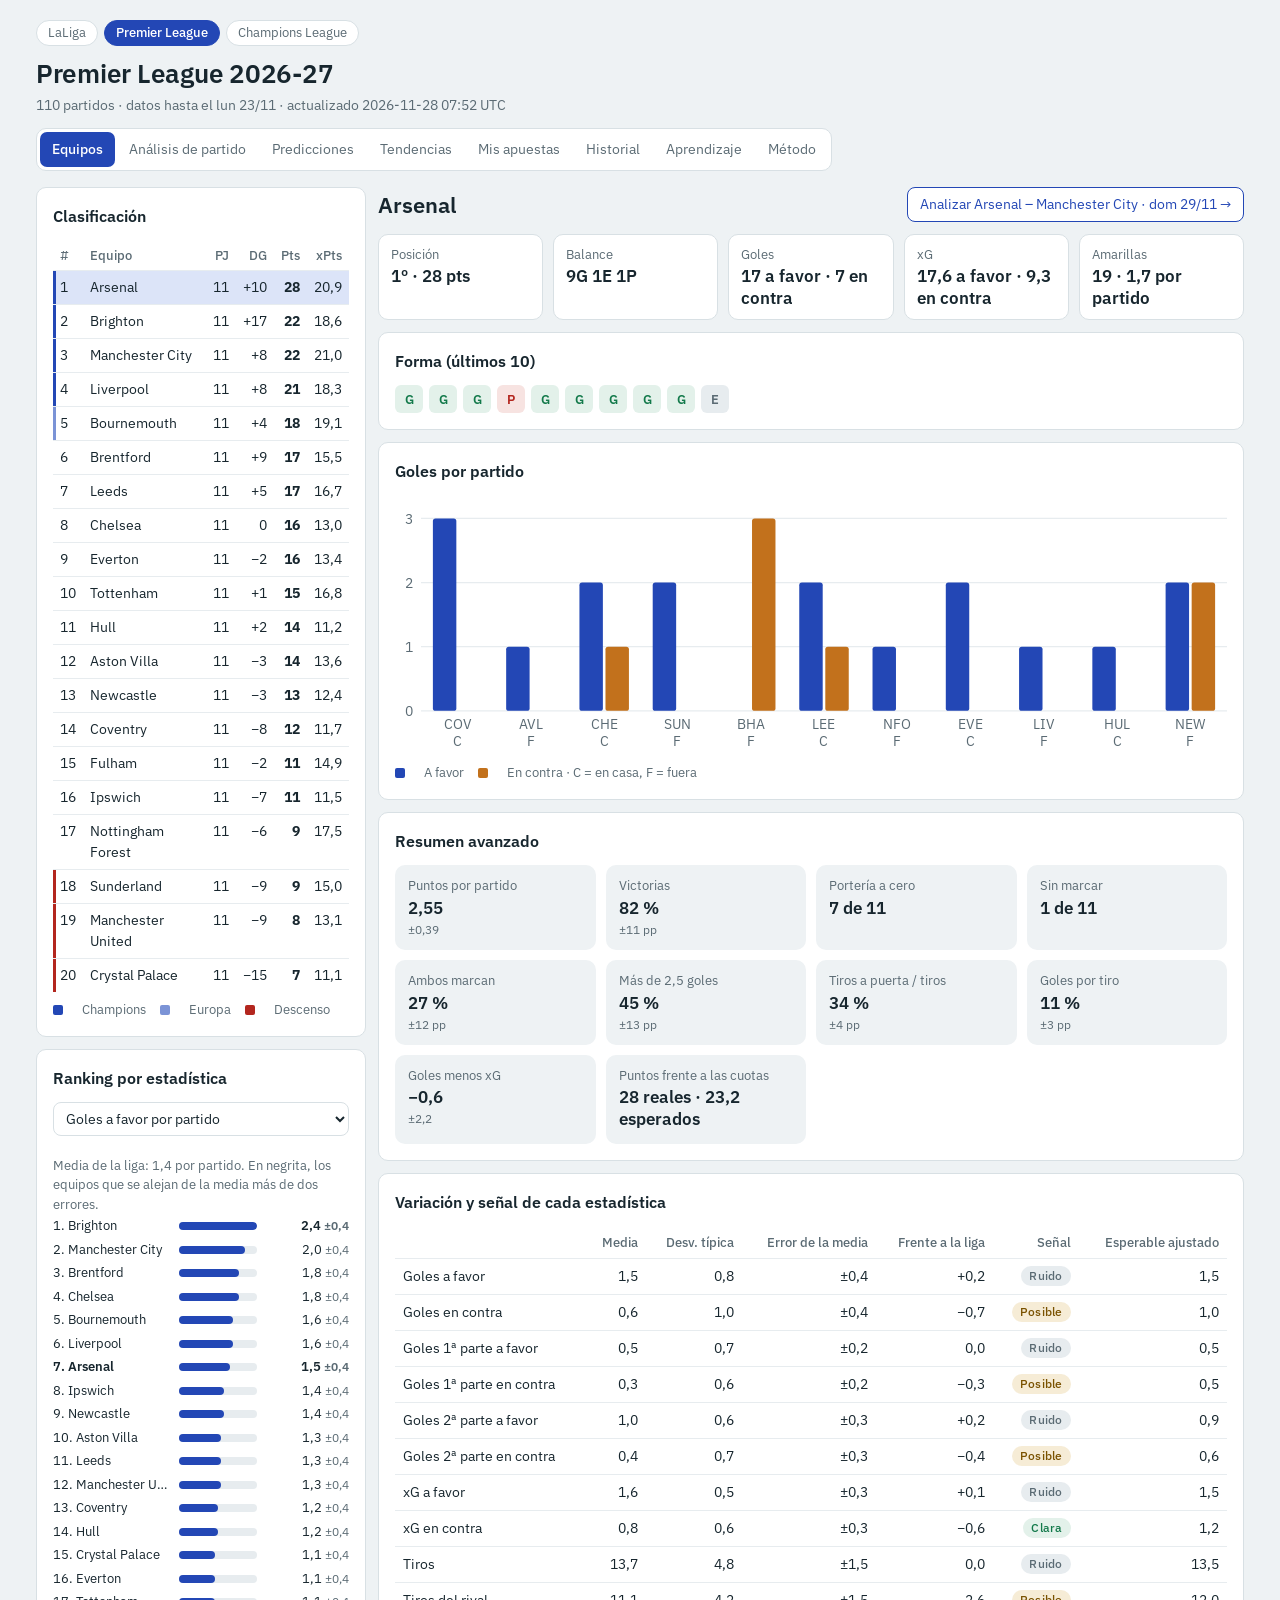
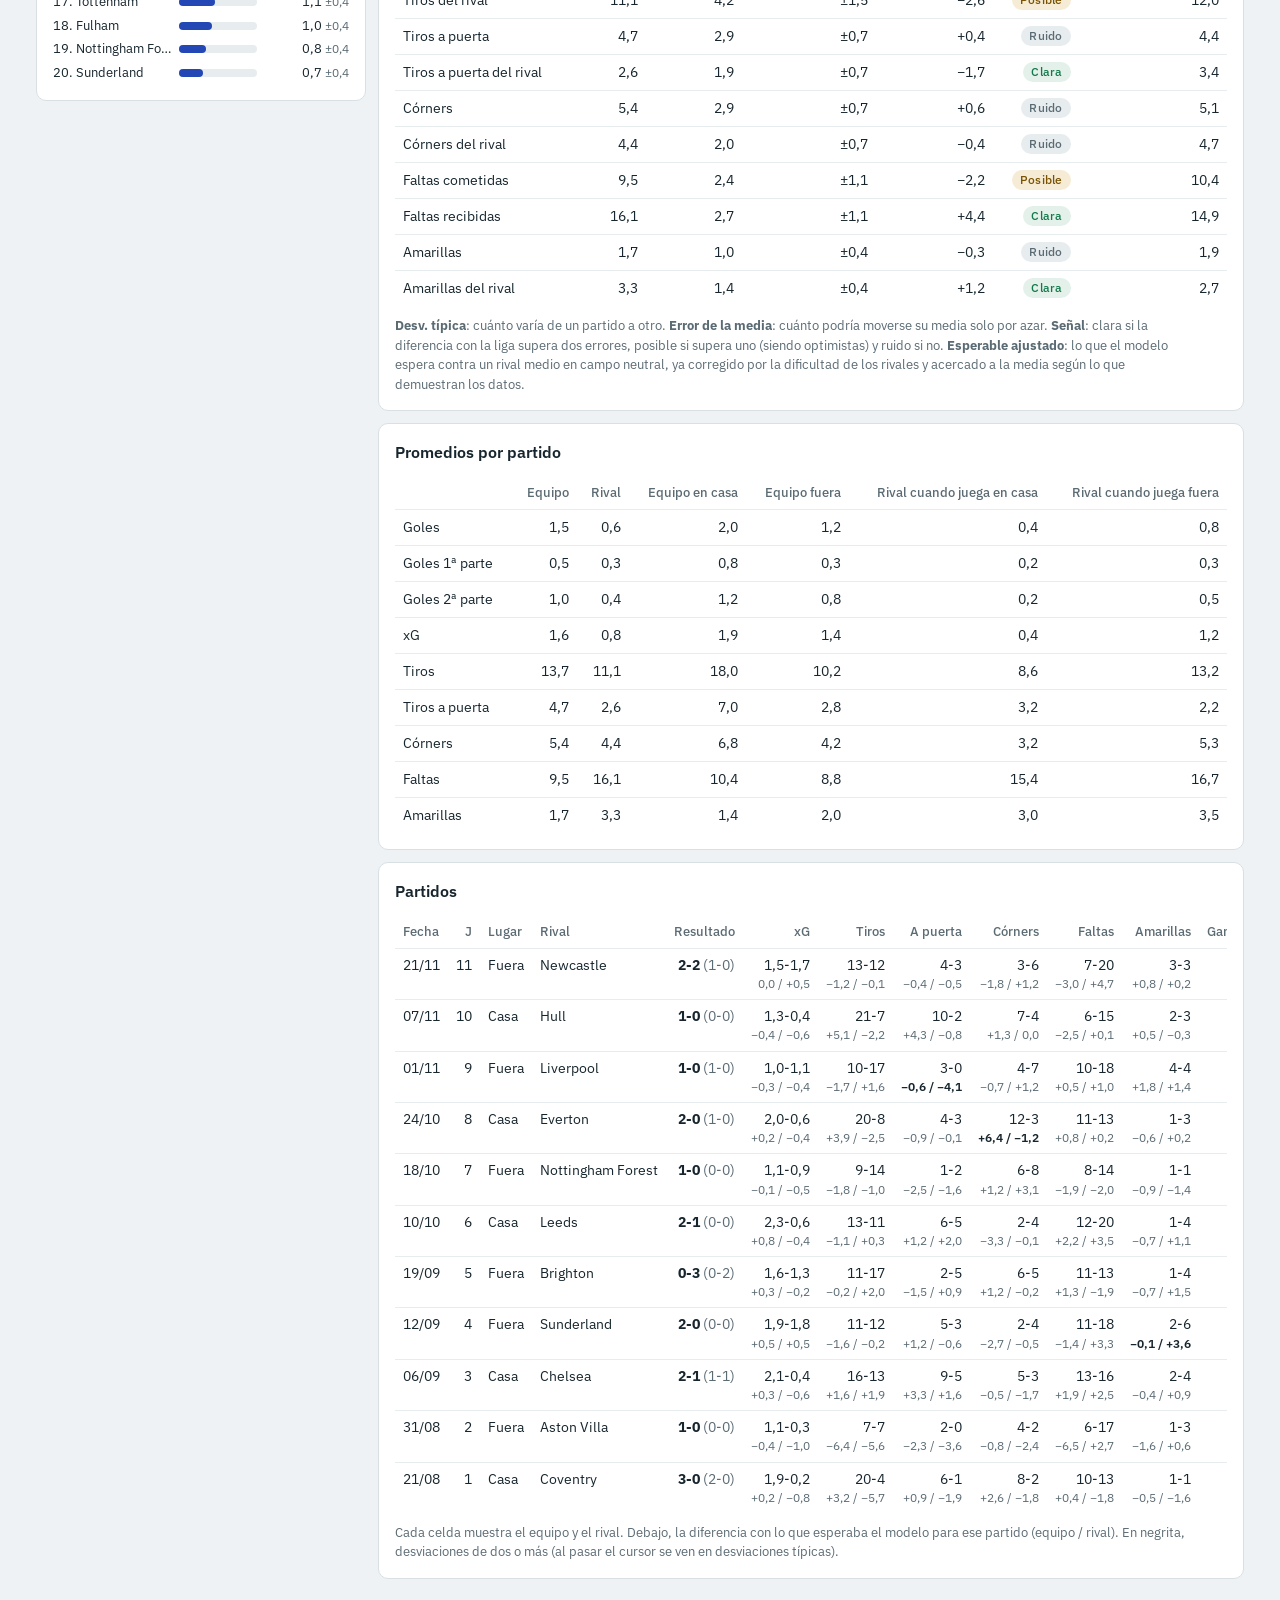
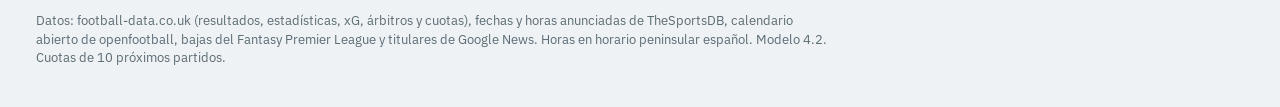
<file: premier.html>
<!doctype html>
<html lang="es">
<meta charset="utf-8">
<meta name="viewport" content="width=device-width, initial-scale=1, viewport-fit=cover">
<title>Premier League 2026-27</title>
<meta name="claude:viewport-fit-sides" content="cover">
<meta name="description" content="Premier League 2026-27: clasificación, estadísticas, análisis de partidos y predicciones con datos solo de esta temporada, con un modelo que aprende cada jornada.">
<link rel="preconnect" href="https://fonts.googleapis.com">
<link rel="preconnect" href="https://fonts.gstatic.com" crossorigin>
<link href="https://fonts.googleapis.com/css2?family=IBM+Plex+Mono:wght@500;600&family=IBM+Plex+Sans:wght@400;500;600&display=swap" rel="stylesheet">
<style>/* Panel de datos: cabecera con resumen y pestañas; columnas que se apilan en móvil; tablas densas con cifras tabulares. */
:root{
  --bg:#EEF2F4;--s:#FFFFFF;--ink:#17262E;--mu:#5B6B74;--ln:#D8E0E4;--ln2:#E7ECEF;
  --ac:#2347B5;--on-ac:#FFFFFF;--as:#DCE4F8;
  --s1:#2347B5;--s2:#C2711C;--nt:#9AA5AB;--on1:#FFFFFF;--on2:#17262E;--on3:#17262E;
  --up:#12794A;--upb:#E3F1EA;--dn:#B3261E;--dnb:#F7E3E1;--wr:#7A5200;--wrb:#F6ECD6;
  --ucl:#2347B5;--uel:#7B93D6;--rel:#B3261E;
  --sans:"IBM Plex Sans",system-ui,-apple-system,"Segoe UI",sans-serif;
  --mono:"IBM Plex Mono",ui-monospace,SFMono-Regular,Menlo,monospace;
  color-scheme:light;
  padding-top:env(safe-area-inset-top,0px);padding-bottom:env(safe-area-inset-bottom,0px);
}
@media (prefers-color-scheme:dark){:root:not([data-theme="light"]){
  --bg:#10181D;--s:#18232A;--ink:#E7EEF1;--mu:#93A4AD;--ln:#2A3943;--ln2:#22303A;
  --ac:#7C9BFF;--on-ac:#0D1630;--as:#25335F;
  --s1:#6684EE;--s2:#BF7D33;--nt:#6E7C84;--on1:#0D1630;--on2:#1A1206;--on3:#0F171C;
  --up:#4CC98A;--upb:#163A2A;--dn:#FF8A80;--dnb:#43201E;--wr:#E8B860;--wrb:#3A2E14;
  --ucl:#7C9BFF;--uel:#4F66A8;--rel:#FF8A80;color-scheme:dark}}
:root[data-theme="dark"]{
  --bg:#10181D;--s:#18232A;--ink:#E7EEF1;--mu:#93A4AD;--ln:#2A3943;--ln2:#22303A;
  --ac:#7C9BFF;--on-ac:#0D1630;--as:#25335F;
  --s1:#6684EE;--s2:#BF7D33;--nt:#6E7C84;--on1:#0D1630;--on2:#1A1206;--on3:#0F171C;
  --up:#4CC98A;--upb:#163A2A;--dn:#FF8A80;--dnb:#43201E;--wr:#E8B860;--wrb:#3A2E14;
  --ucl:#7C9BFF;--uel:#4F66A8;--rel:#FF8A80;color-scheme:dark}
*{box-sizing:border-box}
html{-webkit-text-size-adjust:100%}
body{margin:0;background:var(--bg);color:var(--ink);font:400 15px/1.5 var(--sans)}
[hidden]{display:none!important}
.page{max-width:1240px;margin:0 auto;padding-block:20px 40px;padding-left:max(16px,env(safe-area-inset-left,0px));padding-right:max(16px,env(safe-area-inset-right,0px))}
h1,h2,h3{text-wrap:balance}
h1{font-size:26px;font-weight:600;margin:0;letter-spacing:-.01em}
.sub{color:var(--mu);margin:2px 0 0;font-size:14px}
.lgs{display:flex;flex-wrap:wrap;gap:6px;margin:0 0 8px;font-size:13px}
.lgs:empty{display:none}
.lgs a,.lgs span{padding:2px 11px;border-radius:99px;border:1px solid var(--ln);color:var(--mu);text-decoration:none;background:var(--s)}
.lgs a:hover{color:var(--ac);border-color:var(--ac)}
.lgs span{background:var(--ac);border-color:var(--ac);color:var(--on-ac);font-weight:500}
details > summary{cursor:pointer;color:var(--ac);font-size:13px;margin-top:10px}
details[open] > summary{margin-bottom:6px}
.top{display:flex;flex-wrap:wrap;align-items:flex-end;justify-content:space-between;gap:12px 24px;margin-bottom:16px}
.tabs{display:flex;flex-wrap:wrap;gap:2px;background:var(--s);border:1px solid var(--ln);border-radius:10px;padding:3px}
.tabs button{font:inherit;font-size:14px;color:var(--mu);background:none;border:0;border-radius:7px;padding:7px 12px;cursor:pointer}
.tabs button:hover{color:var(--ink)}
.tabs button[aria-selected="true"]{background:var(--ac);color:var(--on-ac);font-weight:500}
button:focus-visible,select:focus-visible,input:focus-visible{outline:2px solid var(--ac);outline-offset:2px}
.card{background:var(--s);border:1px solid var(--ln);border-radius:10px;padding:16px;margin-bottom:12px;min-width:0}
.card h2{font-size:16px;font-weight:600;margin:0 0 12px}
.card h3{font-size:14.5px;font-weight:600;margin:18px 0 8px}
.card > h3:first-child{margin-top:0}
.eq{display:grid;grid-template-columns:330px minmax(0,1fr);gap:12px;align-items:start}
.eq > *{min-width:0}
@media (max-width:900px){.eq{grid-template-columns:minmax(0,1fr)}}
.th,.mh{display:flex;flex-wrap:wrap;gap:8px 16px;align-items:center;justify-content:space-between;margin-bottom:12px}
.tn{font-size:22px;font-weight:600;margin:0}
.sc{overflow-x:auto;-webkit-overflow-scrolling:touch}
table{width:100%;border-collapse:collapse;font-size:14px;font-variant-numeric:tabular-nums}
th,td{padding:7px 8px;border-bottom:1px solid var(--ln2);text-align:left;vertical-align:top}
th{font-weight:500;color:var(--mu);font-size:12.5px;white-space:nowrap;vertical-align:bottom}
tbody tr:last-child td{border-bottom:0}
table.num td:not(:first-child),table.num th:not(:first-child){text-align:right;white-space:nowrap}
table.num td.l,table.num th.l,td.l{text-align:left!important}
abbr{text-decoration:none;cursor:help}
small,.mu{color:var(--mu)}
small{font-size:12px}
.b{font-weight:600}
.note{color:var(--mu);font-size:13px;margin:10px 0 0;max-width:100ch}
.legend{color:var(--mu);font-size:13px;margin:8px 0 0;display:flex;flex-wrap:wrap;gap:4px 14px;align-items:center}
.sw{display:inline-block;width:10px;height:10px;border-radius:2px;margin-right:5px;vertical-align:-1px}
.sw.s1,.sw.q0{background:var(--s1)}.sw.s2,.sw.q2{background:var(--s2)}.sw.q1{background:var(--nt)}
.sw.ucl{background:var(--ucl)}.sw.uel{background:var(--uel)}.sw.rel{background:var(--rel)}
.lk{font:inherit;color:inherit;background:none;border:0;padding:0;cursor:pointer;text-align:left}
.lk:hover{color:var(--ac);text-decoration:underline;text-underline-offset:2px}
.go{font:inherit;font-size:14px;color:var(--ac);background:var(--s);border:1px solid var(--ac);border-radius:8px;padding:6px 12px;cursor:pointer}
.go:hover{background:var(--as)}
table.lg td,table.lg th{padding:6px 7px}
table.lg td:nth-child(n+3),table.lg th:nth-child(n+3){text-align:right}
table.lg tr.on td,table.et tr.on td{background:var(--as)}
table.lg tr.ucl td:first-child{box-shadow:inset 3px 0 var(--ucl)}
table.lg tr.uel td:first-child{box-shadow:inset 3px 0 var(--uel)}
table.lg tr.rel td:first-child{box-shadow:inset 3px 0 var(--rel)}
table.sim tr.ucl td:first-child{box-shadow:inset 3px 0 var(--ucl)}
table.sim tr.rel td:first-child{box-shadow:inset 3px 0 var(--rel)}
select{font:inherit;font-size:14px;color:var(--ink);background:var(--s);border:1px solid var(--ln);border-radius:8px;padding:6px 8px;max-width:100%}
#rk-sel{width:100%;margin-bottom:10px}
.rk{display:grid;grid-template-columns:118px minmax(0,1fr) 84px;gap:8px;align-items:center;font-size:13px;padding:2px 0}
.rk > span:first-child{white-space:nowrap;overflow:hidden;text-overflow:ellipsis}
.rk > span:last-child{text-align:right;font-variant-numeric:tabular-nums}
.rk .bar{height:8px;background:var(--ln2);border-radius:4px;overflow:hidden}
.rk .bar i{display:block;height:100%;background:var(--s1);border-radius:0 4px 4px 0}
.rk.on{font-weight:600}
.tiles{display:grid;grid-template-columns:repeat(auto-fit,minmax(160px,1fr));gap:10px;margin-bottom:12px}
.tile{background:var(--s);border:1px solid var(--ln);border-radius:10px;padding:10px 12px;display:flex;flex-direction:column;gap:2px;min-width:0}
.tile span{color:var(--mu);font-size:12.5px}
.tile b{font-size:17px;font-weight:600;line-height:1.3}
.tiles.sm{margin:0}
.tiles.sm .tile{background:var(--bg);border-color:transparent}
.form{display:flex;flex-wrap:wrap;gap:6px}
.fm{font-style:normal;font-weight:600;font-size:13px;width:28px;height:28px;border-radius:6px;display:grid;place-items:center}
.fm.W{background:var(--upb);color:var(--up)}.fm.D{background:var(--ln2);color:var(--mu)}.fm.L{background:var(--dnb);color:var(--dn)}
.chip{display:inline-block;font-size:11.5px;font-weight:500;letter-spacing:.02em;padding:1px 8px;border-radius:99px;background:var(--ln2);color:var(--mu);white-space:nowrap;vertical-align:1px}
.chip.clear{background:var(--upb);color:var(--up)}
.chip.maybe,.chip.warn{background:var(--wrb);color:var(--wr)}
.chip.bad{background:var(--dnb);color:var(--dn)}
.dv{font-size:12px;color:var(--mu)}
.dv.b{color:var(--ink);font-weight:600}
table.mt td{line-height:1.3}
svg{display:block;width:100%;height:auto;min-width:480px;max-width:880px}
svg .grid{stroke:var(--ln2);stroke-width:1}
svg .ref{stroke:var(--mu);stroke-width:1;opacity:.55}
svg .ax{fill:var(--mu);font:11px var(--sans)}
svg .lab{fill:var(--ink);font:600 10.5px var(--mono)}
svg .s1{fill:var(--s1)}svg .s2{fill:var(--s2)}
svg .dot{fill:var(--s1);stroke:var(--s);stroke-width:2}
svg .dot.on{fill:var(--s2)}
svg .ln{fill:none;stroke:var(--s1);stroke-width:2;stroke-linejoin:round;stroke-linecap:round}
svg .an{fill:var(--ink);font:500 11.5px var(--sans)}
svg .hc rect{fill:transparent}
svg .hc .cx{stroke:var(--mu);stroke-width:1;opacity:0}
svg .hc .hd{fill:var(--s1);stroke:var(--s);stroke-width:2;opacity:0}
svg .hc:hover .cx{opacity:.5}
svg .hc:hover .hd{opacity:1}
.ctr{display:flex;flex-wrap:wrap;gap:8px 14px;align-items:center;margin-bottom:6px}
.ctr label{color:var(--mu);font-size:14px;display:inline-flex;gap:6px;align-items:center}
#fx-sel{flex:1 1 300px;min-width:0}
.seg{display:inline-flex;border:1px solid var(--ln);border-radius:8px;overflow:hidden;background:var(--s)}
.seg button{font:inherit;font-size:14px;color:var(--mu);background:none;border:0;padding:6px 12px;cursor:pointer}
.seg button + button{border-left:1px solid var(--ln)}
.seg button[aria-pressed="true"]{background:var(--ac);color:var(--on-ac)}
.seg button:disabled{opacity:.5;cursor:not-allowed}
.ck input{accent-color:var(--ac);width:16px;height:16px;margin:0}
.pbs{display:grid;gap:8px}
.pb{display:grid;grid-template-columns:82px minmax(0,1fr);align-items:center;gap:10px}
.pbl{color:var(--mu);font-size:13px}
.pbar{display:flex;gap:2px;height:28px}
.pbar i{display:flex;align-items:center;justify-content:center;font-style:normal;font-size:12.5px;font-weight:600;min-width:0;overflow:hidden;white-space:nowrap}
.pbar i:first-child{border-radius:6px 0 0 6px}.pbar i:last-child{border-radius:0 6px 6px 0}
.pbar .q0{background:var(--s1);color:var(--on1)}.pbar .q1{background:var(--nt);color:var(--on3)}.pbar .q2{background:var(--s2);color:var(--on2)}
.concl .cl{margin:0;padding-left:18px;display:grid;gap:7px}
.concl .cl li{max-width:90ch}
table.et td{line-height:1.35}
table.et td.ln{font-size:12.5px;color:var(--mu)}
table.vt td:first-child{min-width:210px}
table.xt th:nth-child(6),table.xt td:nth-child(6){border-left:1px solid var(--ln)}
.heat{display:inline-grid;grid-template-columns:repeat(20,9px);gap:1px;vertical-align:middle}
.heat i{position:relative;display:block;height:16px;background:var(--ln2);border-radius:2px}
.heat i::after{content:"";position:absolute;inset:0;border-radius:2px;background:var(--s1);opacity:var(--p)}
.prose{max-width:860px}
.prose h2{font-size:18px}
.prose p,.prose dd{max-width:75ch}
.prose dt{font-weight:600;margin-top:8px}
.prose dd{margin:2px 0 0 0;color:var(--mu)}
.foot{color:var(--mu);font-size:12.5px;margin-top:20px;max-width:100ch}
@media (max-width:560px){
  h1{font-size:22px}
  .tabs{width:100%}
  .tabs button{flex:1 1 auto;padding:7px 8px}
  .card{padding:14px}
  .pb{grid-template-columns:72px minmax(0,1fr)}
}
.tvs{display:inline-flex;gap:2px;vertical-align:middle}
.tv{display:inline-block;min-width:22px;padding:1px 3px;border-radius:4px;font-size:12px;text-align:center;font-variant-numeric:tabular-nums}
.tv.hit{background:var(--upb);color:var(--up)}.tv.miss{background:var(--dnb);color:var(--dn)}
.tin{font:inherit;font-size:13px;color:var(--ink);background:var(--s);border:1px solid var(--ln);border-radius:6px;padding:3px 5px;text-align:right}
table.tt td{vertical-align:middle}
.story{max-width:90ch;margin:0 0 10px;line-height:1.55}
.tvrow{display:flex;flex-wrap:wrap;gap:8px 18px;margin:0 0 10px;align-items:center}
.tvrow small{color:var(--mu);margin-right:4px}
.br{display:grid;grid-template-columns:minmax(0,1fr) auto;gap:4px 16px;padding:11px 0;border-bottom:1px solid var(--ln2);line-height:1.45}
.br:last-child{border-bottom:0}
.br .bt{font-weight:600}
.br .bm{color:var(--mu);font-size:13px}
.br .bx{display:flex;flex-wrap:wrap;gap:4px 16px;margin:3px 0}
.br .bs{display:flex;flex-direction:column;align-items:flex-end;gap:6px;white-space:nowrap}
.br .bs b{font-size:15px;font-variant-numeric:tabular-nums}
.card h3.bj{margin:16px 0 2px;padding-bottom:6px;border-bottom:1px solid var(--ln)}
.card h3.bj:first-of-type{margin-top:0}
.card h3.bj .mu{font-weight:400}
.nws{display:grid;grid-template-columns:repeat(auto-fit,minmax(300px,1fr));gap:12px 28px}
.nws .nw{min-width:0}
.card .nws h3{margin:0 0 8px}
.nws h4{font-size:13.5px;font-weight:600;margin:14px 0 6px;color:var(--mu)}
.nwc{background:var(--bg);border-radius:8px;padding:10px 14px;margin:0 0 16px}
ul.nl{list-style:none;margin:0;padding:0;display:grid;gap:8px}
ul.nl li{line-height:1.4}
ul.nl a{color:var(--ink);text-decoration:underline;text-decoration-color:var(--ln);text-underline-offset:2px}
ul.nl a:hover{color:var(--ac);text-decoration-color:var(--ac)}
</style>
<div class="page">
<header class="top">
  <div><nav class="lgs" id="lgs" aria-label="Liga"></nav><h1>Premier League 2026-27</h1><p class="sub" id="sub"></p></div>
  <nav class="tabs" role="tablist" aria-label="Secciones">
    <button role="tab" data-view="equipos" aria-selected="true">Equipos</button>
    <button role="tab" data-view="partido" aria-selected="false">Análisis de partido</button>
    <button role="tab" data-view="predicciones" aria-selected="false">Predicciones</button>
    <button role="tab" data-view="tendencias" aria-selected="false">Tendencias</button>
    <button role="tab" data-view="apuestas" aria-selected="false">Mis apuestas</button>
    <button role="tab" data-view="historial" aria-selected="false">Historial</button>
    <button role="tab" data-view="aprendizaje" aria-selected="false">Aprendizaje</button>
    <button role="tab" data-view="metodo" aria-selected="false">Método</button>
  </nav>
</header>
<main>
  <section id="v-equipos" class="eq">
    <div>
      <section class="card"><h2>Clasificación</h2><div id="tabla"></div></section>
      <section class="card"><h2>Ranking por estadística</h2><select id="rk-sel" aria-label="Estadística del ranking"></select><div id="rank"></div></section>
    </div>
    <div id="team"></div>
  </section>
  <section id="v-partido" hidden><div id="c-partido"></div></section>
  <section id="v-predicciones" hidden><div id="c-pred"></div></section>
  <section id="v-tendencias" hidden><div id="c-tend"></div></section>
  <section id="v-apuestas" hidden><div id="c-bets"></div></section>
  <section id="v-historial" hidden><div id="c-hist"></div></section>
  <section id="v-aprendizaje" hidden><div id="c-learn"></div></section>
  <section id="v-metodo" hidden class="card prose">
    <h2>Cómo funciona</h2>
    <h3>Datos</h3>
    <p id="m-datos">Los resultados, las estadísticas de cada partido (tiros, córners, faltas, amarillas), el xG<span id="m-ref"></span> y las cuotas de cierre salen del CSV de football-data.co.uk. Las fechas y horas de las próximas jornadas se toman de TheSportsDB en cuanto la liga las anuncia (suele ser dos o tres semanas antes), y unos días antes de cada jornada, del archivo de próximos partidos de football-data, que trae también las cuotas. Si un partido aún no tiene horario, se usa <span id="m-cal">el calendario de la liga</span>, sin hora. Las bajas, dudas y sanciones salen de los juegos de fantasy (Biwenger en LaLiga y el oficial de la Premier), y los titulares sobre lesiones y convocatorias, de Google News; el modelo no los usa, pero el análisis de cada partido los muestra. Para saber cuánto pesa cada baja se cuentan las titularidades, los minutos, los goles y las asistencias de cada jugador esta temporada (en LaLiga, de las actas de cada jornada de Biwenger; en la Premier, del Fantasy), y el análisis resume si falta el máximo goleador, el portero titular o varios titulares habituales de una misma línea, y si la baja es nueva o el equipo ya jugó sin él su último partido. GitHub descarga todo dos veces al día y regenera esta página. Solo se usan datos de esta temporada. Las horas están en horario peninsular español.<span id="m-cards"></span></p>
    <h3>Modelo de goles</h3>
    <p>Cada equipo tiene un ataque y una defensa, y todos comparten una ventaja de local. Los goles esperados de un partido salen de combinar la media de la liga, el ataque de un equipo, la defensa del otro y, para el local, la ventaja de jugar en casa. Para estimar esos valores se mezclan goles reales y xG, porque el xG depende menos del azar; la versión por defecto los mezcla al 50 %, y el propio modelo puede cambiar a otra versión si predice mejor (ver Aprendizaje).<span id="m-noxg"></span></p>
    <p>Con pocos partidos, un equipo puede parecer mucho mejor o peor de lo que es, así que los valores se acercan a la media de la liga. Cuánto se acercan no está fijado a mano: se calcula con los propios datos según cuánto se diferencian de verdad los equipos. A medida que avanza la temporada, se encogen menos.</p>
    <p>La probabilidad de cada marcador sale de una distribución de Poisson, con la corrección de Dixon-Coles para los marcadores bajos (0-0, 1-0, 0-1 y 1-1), que es donde el Poisson simple se equivoca, y promediando sobre la incertidumbre de cada parámetro.</p>
    <h3>Estadísticas</h3>
    <p>El mismo esquema de ataque y defensa se ajusta por separado para xG, tiros, tiros a puerta, córners, faltas, amarillas y goles de la primera parte. Las rojas no se modelan: son tan pocas que ningún modelo ha mejorado a la media de la liga. Cada estadística tiene su propia ventaja de local y su propia variación: los córners varían de un partido a otro más de lo que daría el azar puro, y las faltas, menos. Así, cada valor esperado tiene en cuenta al rival y el campo y, cuando se conoce el árbitro, también su efecto en tarjetas y faltas.</p>
    <h3>Error, señal y modos</h3>
    <p>El error es cuánto podría moverse una media solo por azar con los partidos jugados. Una diferencia es <b>clara</b> si supera dos errores, <b>posible</b> si supera uno y <b>ruido</b> si no llega. En el análisis de partido, el modo optimista da por buenas las diferencias de más de un error y los umbrales con al menos un 60 % de probabilidad; el prudente exige dos errores y un 70 %.</p>
    <p>El rango de una media no es lo mismo que lo que puede pasar en un partido: un equipo que promedia 5 córners puede sacar 1 o 10. Por eso el análisis separa el rango de la media de la probabilidad de superar cada línea en ese partido.</p>
    <h3>Rivales parecidos</h3>
    <p>Para un partido A–B se miran los partidos de A contra los equipos que están a pocos puestos de B en la clasificación actual, y al revés. Cada uno de esos partidos se compara con lo que esperaba el modelo, que ya tiene en cuenta el rival y el campo. La media de esas diferencias ajusta la estimación solo en la medida en que los datos de toda la liga demuestran que el rendimiento cambia de verdad según la zona de la tabla del rival. Si no lo demuestran, el cruce se muestra pero no mueve las cifras.</p>
    <h3>Simulación</h3>
    <p>Se juega el resto de la liga <span id="m-sims">5.000</span> veces. En cada simulación se sortea la fuerza de cada equipo con su incertidumbre, más una variación extra porque los equipos cambian durante la temporada por lesiones, entrenadores o fichajes. <span id="m-tb"></span></p>
    <h3>Tendencias</h3>
    <p>Una tendencia solo aparece si un equipo superó (o no llegó a) una línea en sus 5 últimos partidos, o en los 4 últimos seguidos; también contra todos los rivales parecidos al de hoy (al menos 2 partidos) y en sus últimos partidos en el mismo campo. Además, la línea tiene que ir más allá de lo que espera el modelo, que le da un 50 % o menos. Las mismas reglas, aplicadas a cada partido de la temporada con los datos anteriores a él, forman el historial de la pestaña, y ese historial corrige poco a poco la probabilidad que el modelo da a las tendencias nuevas.</p>
    <h3>Aprendizaje</h3>
    <p>En cada actualización el modelo se revisa con la prueba retrospectiva, en la que cada partido se predice solo con los anteriores. Con ella hace cinco cosas: elige entre varias versiones del modelo de goles la que mejor ha predicho, pero solo cambia si la mejora supera el error, para no cambiar por azar; aprende cuánto pesar frente a las cuotas del mercado, buscando la mezcla que mejor habría predicho los partidos ya jugados; aprende, para cada estadística, cuánto fiarse de sí mismo frente a la media de la liga (si el modelo no la mejora, usa la media); si el CSV trae el árbitro, estima cuánto se aparta cada uno en tarjetas y faltas, acercándolo a la media según los partidos que haya dirigido; y corrige la probabilidad de las tendencias según cuánto se han cumplido las anteriores, con un peso que crece con el número de casos. La pestaña Aprendizaje muestra qué ha aprendido y cómo cambia cada jornada.</p>
    <h3>Registro de predicciones</h3>
    <p>En cada actualización se guardan las predicciones de los partidos de los próximos diez días. Se van renovando con los datos nuevos hasta el día del partido y a partir de ahí quedan congeladas. Cuando llega el resultado se evalúan frente a lo que pasó y frente a las cuotas de cierre, y se cuentan los aciertos de la jornada: el ganador, el marcador, más o menos de 2,5 goles, si marcan los dos y si cada total del partido (goles, tiros, córners, faltas, tarjetas...) cayó dentro del rango que se daba, la media ± una desviación típica de un partido. Cada recuento se compara con los aciertos que correspondían a las probabilidades del propio modelo. Los partidos anteriores al registro tienen predicciones reconstruidas, calculadas solo con los partidos previos a cada uno; se marcan aparte porque se hicieron con el código actual.</p>
    <h3>Límites</h3>
    <p>Con pocos partidos por equipo, casi todo tiene mucho error. El modelo no sabe nada de lesiones, alineaciones, rotaciones ni cambios de entrenador, y las casas de apuestas sí lo tienen en cuenta; por eso, en la prueba retrospectiva, el mercado predice mejor el resultado. Esto es una herramienta de análisis, no un consejo de apuestas.</p>
    <h3>Glosario</h3>
    <dl>
      <dt>xG (goles esperados)</dt><dd>Calidad de las ocasiones: la probabilidad de gol de cada tiro según su distancia, su ángulo y el tipo de jugada, sumada en todo el partido.</dd>
      <dt>xPts (puntos esperados)</dt><dd>Los puntos que habría sumado un equipo si cada partido se hubiera decidido según el xG de los dos equipos.</dd>
      <dt>Log-loss y Brier</dt><dd>Miden lo buenas que han sido unas probabilidades; cuanto más bajas, mejor. Repartir un tercio a cada resultado da una log-loss de 1,10.</dd>
      <dt>Prueba retrospectiva</dt><dd>Predecir cada partido ya jugado con un modelo ajustado solo con los partidos anteriores, como si se hubiera hecho en su momento.</dd>
      <dt>Margen de las casas</dt><dd>Las probabilidades que implican las cuotas suman más del 100 %. Ese exceso se quita repartiéndolo en proporción a cada resultado.</dd>
      <dt>Cuota de cierre</dt><dd>La última cuota antes del partido, la que incorpora más información.</dd>
      <dt>pp (puntos porcentuales)</dt><dd>Diferencia entre dos porcentajes: de 40 % a 45 % son 5 pp.</dd>
    </dl>
  </section>
</main>
<footer class="foot" id="foot"></footer>
</div>
<script>window.DATA={"meta":{"gen":"2026-11-28 07:52 UTC","today":"2026-11-28","last":"2026-11-23","n":110,"ver":"4.2","fx":10,"pend":270,"sims":5000,"warn":[],"league":"premier","name":"Premier League","title":"Premier League 2026-27","zones":{"ucl":4,"uel":1,"rel":3},"tiebreak":"los empates a puntos se resuelven como en el reglamento de la Premier League: diferencia de goles, goles a favor y, después, los puntos y los goles fuera de casa en los partidos entre ellos (el partido de desempate se sustituye por un sorteo)","cards_note":"En Inglaterra, la segunda amarilla de un expulsado no se cuenta como amarilla.","leagues":[{"key":"laliga","name":"LaLiga","url":"https://jaimedhc.github.io/laliga-dashboard/"},{"key":"premier","name":"Premier League","url":"https://jaimedhc.github.io/laliga-dashboard/premier.html"},{"key":"champions","name":"Champions League","url":"https://jaimedhc.github.io/laliga-dashboard/champions.html"}],"sources":"football-data.co.uk (resultados, estadísticas, xG, árbitros y cuotas), fechas y horas anunciadas de TheSportsDB, calendario abierto de openfootball, bajas del Fantasy Premier League y titulares de Google News","cal_label":"Fecha del calendario abierto","cal_fallback":"el calendario abierto de openfootball","refs":true,"zone_names":null,"data_note":null,"xg":true,"odds_src":"football-data","mstats":false},"teams":["Arsenal","Aston Villa","Bournemouth","Brentford","Brighton","Chelsea","Coventry","Crystal Palace","Everton","Fulham","Hull","Ipswich","Leeds","Liverpool","Man City","Man United","Newcastle","Nott'm Forest","Sunderland","Tottenham"],"names":["Arsenal","Aston Villa","Bournemouth","Brentford","Brighton","Chelsea","Coventry","Crystal Palace","Everton","Fulham","Hull","Ipswich","Leeds","Liverpool","Manchester City","Manchester United","Newcastle","Nottingham Forest","Sunderland","Tottenham"],"short":["ARS","AVL","BOU","BRE","BHA","CHE","COV","CRY","EVE","FUL","HUL","IPS","LEE","LIV","MCI","MUN","NEW","NFO","SUN","TOT"],"M":[["2026-08-21","21:00",1,0,6,3,0,2,0,1.88,0.2,20,4,6,1,8,2,10,13,1,1,1.2,6.72,14.0,1.55,2.37,"T Bramall"],["2026-08-22","13:30",1,10,15,2,0,2,0,1.01,1.83,8,21,4,5,1,6,10,9,2,1,8.49,5.11,1.34,1.55,2.38,"D England"],["2026-08-22","16:00",1,8,7,2,0,1,0,1.12,1.96,16,11,5,4,4,0,5,15,0,1,2.32,3.36,3.05,1.93,1.83,"P Tierney"],["2026-08-22","16:00",1,11,18,2,1,1,1,1.8,0.66,10,11,3,4,3,5,12,14,0,3,2.83,3.22,2.52,2.14,1.67,"F Hallam"],["2026-08-22","16:00",1,17,12,0,1,0,0,0.66,0.47,12,11,2,3,3,2,15,14,2,1,2.45,3.2,2.94,2.12,1.69,"R Jones"],["2026-08-22","18:30",1,3,19,3,0,2,0,3.88,0.57,26,9,8,4,7,3,17,14,1,1,1.99,3.71,3.39,1.65,2.18,"M Oliver"],["2026-08-23","15:00",1,4,1,4,0,4,0,3.77,0.28,21,6,6,0,5,2,12,11,2,3,2.07,3.41,3.52,1.93,1.82,"P Bankes"],["2026-08-23","15:00",1,14,2,2,1,0,1,2.36,0.63,13,5,6,4,8,3,11,11,1,2,1.44,4.78,6.36,1.52,2.45,"J Gillett"],["2026-08-23","17:30",1,16,13,2,2,1,0,1.57,2.98,13,27,4,7,2,6,16,15,5,3,3.66,3.82,1.92,1.49,2.58,"S Attwell"],["2026-08-24","21:00",1,9,5,2,3,1,2,1.35,1.7,14,18,6,6,6,4,12,7,2,3,3.57,3.5,2.02,1.84,1.91,"J Brooks"],["2026-08-28","21:00",2,7,14,1,4,0,1,0.66,2.21,9,18,1,9,2,6,8,11,1,2,4.96,4.13,1.62,1.63,2.21,"A Madley"],["2026-08-29","13:30",2,13,17,2,2,0,1,1.75,2.3,13,12,4,3,3,5,13,10,4,2,1.46,4.7,6.09,1.49,2.55,"S Barrott"],["2026-08-29","16:00",2,2,8,1,1,1,0,2.15,1.84,17,13,5,7,10,7,11,14,3,2,2.18,3.46,3.24,1.75,2.03,"C Kavanagh"],["2026-08-29","16:00",2,6,10,0,1,0,0,1.28,0.73,11,6,3,2,6,2,11,8,1,4,1.72,3.82,4.72,1.7,2.08,"J Smith"],["2026-08-29","18:30",2,19,16,0,2,0,0,1.04,0.75,17,11,6,2,9,7,15,9,1,2,2.15,3.67,3.06,1.6,2.26,"P Bankes"],["2026-08-30","15:00",2,5,4,4,3,3,1,2.93,1.4,17,15,6,6,4,7,6,12,1,3,1.83,3.83,3.89,1.59,2.29,"M Oliver"],["2026-08-30","15:00",2,12,3,1,1,0,1,1.43,1.56,12,22,2,5,5,6,5,13,0,4,2.74,3.4,2.48,1.78,1.98,"T Harrington"],["2026-08-30","15:00",2,18,9,1,0,0,0,2.02,0.95,12,11,4,0,3,4,10,15,0,2,2.22,3.29,3.28,2.0,1.76,"M Salisbury"],["2026-08-30","17:30",2,15,11,5,2,1,1,4.56,2.01,33,9,11,5,8,4,7,12,1,3,1.34,5.39,7.68,1.39,2.86,"C Pawson"],["2026-08-31","21:00",2,1,0,0,1,0,0,0.32,1.05,7,7,0,2,2,4,17,6,3,1,6.54,4.41,1.47,1.7,2.08,"J Gillett"],["2026-09-04","21:00",3,11,13,0,2,0,2,0.76,0.68,14,10,5,7,4,3,6,13,1,3,4.86,4.34,1.62,1.45,2.66,"D England"],["2026-09-05","13:30",3,16,2,2,2,1,2,0.71,1.37,8,17,2,5,4,3,19,17,2,3,2.12,3.64,3.22,1.58,2.32,"R Jones"],["2026-09-05","16:00",3,3,18,1,1,0,0,1.2,1.71,12,14,2,5,4,3,19,9,3,2,1.68,3.86,4.89,1.79,1.97,"T Bramall"],["2026-09-05","16:00",3,4,12,1,1,0,1,2.2,2.5,20,10,5,5,7,6,13,16,3,3,1.94,3.63,3.73,1.76,2.01,"S Attwell"],["2026-09-05","16:00",3,9,7,2,3,2,1,3.14,1.97,25,10,6,5,7,1,6,7,0,0,2.16,3.39,3.35,1.84,1.92,"S Barrott"],["2026-09-05","16:00",3,14,6,1,0,1,0,2.12,1.37,15,12,4,3,4,5,7,17,1,2,1.19,7.18,12.96,1.38,2.95,"P Tierney"],["2026-09-05","16:00",3,17,19,0,0,0,0,0.92,1.07,12,11,2,0,2,10,22,14,2,2,2.64,3.38,2.61,1.84,1.92,"C Pawson"],["2026-09-05","18:30",3,10,1,0,0,0,0,0.57,1.93,11,13,4,1,3,4,10,5,2,0,3.92,3.59,1.89,1.8,1.96,"M Oliver"],["2026-09-06","15:00",3,8,15,2,2,0,0,1.01,0.69,18,14,6,3,4,3,7,11,3,3,3.65,3.82,1.91,1.57,2.34,"J Brooks"],["2026-09-06","17:30",3,0,5,2,1,1,1,2.05,0.39,16,13,9,5,5,3,13,16,2,4,1.7,3.85,4.74,1.71,2.07,"C Kavanagh"],["2026-09-12","16:00",4,1,17,1,2,0,0,0.82,2.28,7,22,5,7,6,1,11,16,2,5,2.22,3.43,3.19,1.83,1.92,"A Madley"],["2026-09-12","16:00",4,2,3,2,2,1,1,1.75,0.5,20,8,10,2,2,1,10,13,5,1,2.29,3.59,2.91,1.69,2.17,"J Gillett"],["2026-09-12","16:00",4,5,10,2,2,1,2,0.9,1.38,12,14,7,5,10,4,7,12,1,5,1.21,6.67,11.96,1.42,2.78,"F Hallam"],["2026-09-12","16:00",4,7,11,2,3,1,2,0.61,1.68,11,12,4,6,6,3,6,16,1,3,2.1,3.62,3.27,1.66,2.16,"C Kavanagh"],["2026-09-12","16:00",4,13,9,0,0,0,0,1.28,0.68,14,10,3,4,5,8,11,8,0,1,1.5,4.58,5.74,1.47,2.61,"T Bramall"],["2026-09-12","18:30",4,19,8,0,0,0,0,0.69,1.11,14,12,2,3,5,6,14,8,0,2,1.98,3.63,3.59,1.72,2.07,"D England"],["2026-09-12","21:00",4,18,0,0,2,0,0,1.8,1.88,12,11,3,5,4,2,18,11,6,2,5.89,3.72,1.62,2.08,1.71,"J Brooks"],["2026-09-13","15:00",4,6,4,0,5,0,1,1.34,2.8,14,22,6,7,5,3,9,15,0,0,3.71,3.78,1.91,1.61,2.24,"T Harrington"],["2026-09-13","17:30",4,15,14,0,1,0,0,1.0,1.1,16,6,3,2,6,7,17,10,1,2,2.95,3.76,2.2,1.45,2.67,"M Oliver"],["2026-09-14","21:00",4,12,16,4,1,3,0,1.91,0.85,15,7,6,5,5,5,8,13,1,2,2.3,3.46,2.98,1.68,2.12,"M Salisbury"],["2026-09-18","21:00",5,3,5,3,0,0,0,2.65,0.85,13,12,6,2,4,12,10,7,2,0,2.53,3.63,2.58,1.49,2.54,"A Madley"],["2026-09-19","13:30",5,19,1,2,3,0,1,1.56,1.16,20,15,7,6,11,1,9,13,1,2,1.89,3.77,3.81,1.6,2.29,"S Barrott"],["2026-09-19","16:00",5,4,0,3,0,2,0,1.31,1.63,17,11,5,2,5,6,13,11,4,1,4.92,3.84,1.68,1.78,1.98,"D England"],["2026-09-19","16:00",5,8,11,1,0,1,0,2.24,1.44,21,13,2,4,4,4,6,12,2,1,1.74,3.85,4.43,1.67,2.14,"S Attwell"],["2026-09-19","16:00",5,16,10,2,1,2,0,1.44,1.59,12,22,5,4,4,7,4,10,1,4,1.59,4.29,5.05,1.55,2.38,"T Harrington"],["2026-09-19","18:30",5,17,6,0,1,0,0,1.1,0.67,24,10,3,3,6,2,12,10,2,0,1.63,3.93,5.21,1.73,2.04,"J Gillett"],["2026-09-20","15:00",5,2,13,0,1,0,0,0.79,1.65,9,12,2,3,3,3,11,13,1,2,3.11,3.66,2.15,1.55,2.39,"M Oliver"],["2026-09-20","15:00",5,12,7,0,0,0,0,1.31,1.06,13,12,2,4,4,3,10,12,2,3,1.66,3.95,4.93,1.69,2.1,"A Herczeg"],["2026-09-20","15:00",5,14,18,5,3,3,2,2.82,3.57,16,17,6,9,6,5,14,14,0,1,1.34,5.19,8.5,1.61,2.26,"R Jones"],["2026-09-20","17:30",5,9,15,1,1,0,0,1.62,1.6,12,29,6,6,3,13,9,5,3,0,3.49,3.74,1.98,1.57,2.33,"P Bankes"],["2026-10-10","13:30",6,0,12,2,1,0,0,2.33,0.62,13,11,6,5,2,4,12,20,1,4,1.44,4.44,7.02,1.78,1.97,"P Tierney"],["2026-10-10","16:00",6,1,3,2,2,1,1,2.28,1.06,20,14,7,4,2,2,7,24,2,5,2.52,3.56,2.61,1.63,2.21,"C Pawson"],["2026-10-10","16:00",6,5,2,5,1,2,0,1.1,1.38,10,9,6,4,1,7,7,15,0,4,1.8,3.93,3.95,1.54,2.38,"S Barrott"],["2026-10-10","16:00",6,11,9,2,1,0,0,1.15,1.81,11,13,5,5,2,5,8,10,2,4,2.96,3.43,2.33,1.74,2.03,"L Smith"],["2026-10-10","16:00",6,18,4,0,2,0,0,0.72,1.41,12,13,3,4,7,5,8,12,0,1,2.96,3.34,2.33,1.94,1.8,"T Bramall"],["2026-10-10","18:30",6,15,19,1,1,0,0,0.8,1.62,12,12,4,3,4,4,13,16,4,3,1.68,4.17,4.43,1.49,2.53,"S Attwell"],["2026-10-11","15:00",6,7,17,3,1,2,1,2.41,3.34,13,24,7,6,5,8,11,10,2,2,2.77,3.34,2.47,1.86,1.88,"P Bankes"],["2026-10-11","15:00",6,10,8,2,2,0,0,1.33,1.68,9,15,5,7,7,6,15,4,2,0,4.02,3.36,1.95,2.01,1.75,"M Salisbury"],["2026-10-11","17:30",6,13,14,0,3,0,0,0.94,1.29,13,15,6,4,5,6,19,14,4,2,3.36,3.69,2.05,1.62,2.22,"C Kavanagh"],["2026-10-12","21:00",6,6,16,4,1,1,0,1.43,1.84,9,19,6,6,2,6,3,10,1,1,3.54,3.72,1.97,1.58,2.31,"J Brooks"],["2026-10-17","13:30",7,8,5,0,2,0,0,0.43,1.47,6,18,5,7,5,7,8,15,3,4,2.84,3.54,2.32,1.65,2.18,"P Tierney"],["2026-10-17","16:00",7,3,13,1,2,1,0,0.88,1.64,10,21,2,5,3,9,7,13,4,3,2.67,3.58,2.43,1.54,2.41,"J Brooks"],["2026-10-17","16:00",7,9,10,1,0,1,0,1.38,0.16,18,5,6,0,10,2,13,11,2,2,1.62,4.0,5.01,1.7,2.08,"C Kavanagh"],["2026-10-17","16:00",7,14,11,3,2,2,1,3.53,1.66,19,8,6,3,2,3,8,16,1,2,1.23,6.72,10.15,1.31,3.3,"F Hallam"],["2026-10-17","18:30",7,16,1,0,1,0,1,0.99,1.57,16,15,1,3,4,5,14,11,6,2,2.14,3.74,3.05,1.5,2.5,"J Gillett"],["2026-10-18","15:00",7,2,18,2,0,1,0,4.23,0.07,29,3,6,0,5,3,16,7,3,2,2.05,3.21,3.82,2.27,1.59,"C Pawson"],["2026-10-18","15:00",7,4,7,5,0,3,0,2.0,0.77,17,5,9,1,8,5,13,11,2,1,1.42,4.83,6.62,1.52,2.46,"R Jones"],["2026-10-18","15:00",7,12,15,1,1,0,1,1.41,0.92,12,13,5,3,2,3,16,5,2,2,2.49,3.35,2.76,1.89,1.85,"D England"],["2026-10-18","17:30",7,17,0,0,1,0,0,0.9,1.14,14,9,2,1,8,6,14,8,1,1,6.55,4.16,1.49,1.86,1.88,"M Oliver"],["2026-10-19","21:00",7,19,6,3,1,1,0,0.87,0.82,16,12,5,1,4,4,15,14,1,3,1.53,4.47,5.43,1.52,2.42,"A Madley"],["2026-10-23","21:00",8,11,17,1,1,1,1,0.46,2.31,7,17,3,5,0,5,9,11,1,1,3.13,3.41,2.23,1.83,1.93,"T Bramall"],["2026-10-24","13:30",8,1,14,2,1,1,0,0.61,1.56,8,15,2,7,4,7,21,17,4,4,4.47,4.5,1.62,1.34,3.12,"P Bankes"],["2026-10-24","16:00",8,0,8,2,0,1,0,1.96,0.63,20,8,4,3,12,3,11,13,1,3,1.34,4.95,8.21,1.66,2.14,"T Harrington"],["2026-10-24","16:00",8,6,9,0,1,0,0,0.51,0.55,13,12,2,3,4,6,9,11,0,2,3.29,3.59,2.1,1.66,2.17,"A Herczeg"],["2026-10-24","18:30",8,5,19,0,2,0,0,0.47,0.74,7,15,4,4,4,6,14,14,4,3,1.86,3.87,3.76,1.52,2.45,"C Kavanagh"],["2026-10-25","15:00",8,7,16,0,2,0,0,1.59,0.95,17,10,4,2,7,4,12,10,3,3,2.55,3.47,2.61,1.66,2.16,"P Tierney"],["2026-10-25","15:00",8,10,3,1,1,1,0,1.57,1.74,12,14,2,6,5,6,10,9,0,1,4.86,4.03,1.64,1.64,2.21,"R Jones"],["2026-10-25","15:00",8,13,4,2,0,2,0,1.2,1.32,13,17,4,1,4,2,13,9,0,2,1.96,3.82,3.45,1.55,2.38,"S Barrott"],["2026-10-25","15:00",8,15,2,0,3,0,2,1.17,2.15,17,10,5,4,5,4,13,17,4,1,2.4,3.41,2.8,1.75,2.02,"J Gillett"],["2026-10-25","17:30",8,18,12,0,0,0,0,0.83,0.76,15,11,4,4,4,5,10,14,1,2,2.64,3.12,2.77,2.07,1.71,"S Attwell"],["2026-10-31","13:30",9,5,15,2,0,0,0,3.0,1.24,19,12,10,5,8,7,8,20,1,6,2.16,3.63,3.07,1.58,2.29,"P Bankes"],["2026-10-31","16:00",9,2,12,2,0,1,0,1.29,0.71,11,10,5,1,4,4,12,15,2,2,2.05,3.42,3.56,1.85,1.9,"M Salisbury"],["2026-10-31","16:00",9,3,17,2,0,1,0,0.46,0.86,7,15,1,1,3,4,6,17,1,3,2.1,3.61,3.26,1.67,2.14,"D England"],["2026-10-31","16:00",9,6,18,3,1,2,0,0.69,1.82,12,17,4,2,4,4,16,9,2,2,2.94,3.35,2.34,1.85,1.9,"S Hooper"],["2026-10-31","16:00",9,10,11,2,2,0,1,0.78,1.06,9,15,3,3,6,3,13,12,3,3,2.88,3.38,2.35,1.88,1.86,"T Kirk"],["2026-10-31","16:00",9,14,4,0,1,0,1,1.64,1.0,21,7,6,3,8,2,9,13,0,3,1.68,4.1,4.36,1.5,2.51,"C Pawson"],["2026-10-31","18:30",9,19,7,2,0,1,0,3.47,0.14,34,2,9,1,19,0,8,10,1,1,1.63,4.13,4.91,1.63,2.22,"M Oliver"],["2026-10-31","21:00",9,1,9,1,1,1,0,1.83,2.24,16,14,3,5,7,7,7,12,1,3,1.95,3.67,3.61,1.67,2.13,"S Barrott"],["2026-11-01","17:30",9,13,0,0,1,0,1,1.05,0.96,17,10,0,3,7,4,18,10,4,4,2.81,3.53,2.37,1.63,2.2,"A Madley"],["2026-11-02","21:00",9,16,8,0,1,0,0,1.47,2.15,17,16,2,5,4,5,13,9,4,2,2.14,3.47,3.25,1.75,2.03,"J Brooks"],["2026-11-06","21:00",10,8,6,3,1,0,0,1.43,1.21,15,15,7,4,2,2,10,6,1,1,1.66,4.01,4.83,1.64,2.19,"S Attwell"],["2026-11-07","13:30",10,12,19,1,0,0,0,1.96,0.72,16,7,4,4,6,4,11,16,1,2,2.75,3.33,2.5,1.89,1.85,"J Brooks"],["2026-11-07","16:00",10,0,10,1,0,0,0,1.26,0.36,21,7,10,2,7,4,6,15,2,3,1.14,8.0,17.72,1.43,2.73,"F Hallam"],["2026-11-07","16:00",10,9,16,1,1,0,0,0.7,1.14,11,9,5,5,3,3,9,13,0,5,1.94,3.81,3.56,1.6,2.26,"R Jones"],["2026-11-07","18:30",10,17,14,3,1,2,0,1.06,1.76,11,12,5,4,3,7,13,7,0,2,5.02,4.1,1.62,1.59,2.28,"S Barrott"],["2026-11-08","15:00",10,4,3,2,0,2,0,2.11,0.59,20,5,6,0,7,3,11,7,4,2,1.8,3.85,4.09,1.64,2.19,"M Oliver"],["2026-11-08","15:00",10,7,13,1,3,0,1,2.6,2.65,19,20,7,8,4,7,10,18,2,4,5.43,4.52,1.52,1.46,2.63,"T Harrington"],["2026-11-08","15:00",10,11,2,1,2,0,1,1.26,2.23,10,15,2,4,2,7,6,20,2,3,3.43,3.72,1.99,1.61,2.25,"S Hooper"],["2026-11-08","15:00",10,18,5,1,0,1,0,2.38,0.66,9,10,2,4,2,2,17,8,5,4,3.0,3.43,2.27,1.82,1.93,"J Gillett"],["2026-11-08","17:30",10,15,1,4,4,2,2,3.55,2.88,26,12,9,6,8,1,18,9,1,1,1.97,3.95,3.31,1.43,2.72,"C Kavanagh"],["2026-11-21","13:30",11,14,9,1,1,0,1,1.87,0.74,15,5,3,4,8,6,8,11,1,3,1.36,5.3,7.4,1.44,2.67,"T Bramall"],["2026-11-21","16:00",11,1,18,0,0,0,0,1.03,0.25,19,7,7,1,7,2,15,20,2,2,1.7,3.91,4.6,1.66,2.15,"A Madley"],["2026-11-21","16:00",11,2,17,2,0,2,0,2.89,1.99,19,18,7,1,6,4,13,15,1,3,2.04,3.37,3.61,1.97,1.77,"A Herczeg"],["2026-11-21","16:00",11,5,12,1,4,1,1,0.64,2.77,14,21,3,8,3,2,6,16,1,3,1.95,3.6,3.71,1.79,1.96,"M Oliver"],["2026-11-21","16:00",11,6,7,3,2,2,2,2.06,1.73,11,14,7,5,4,6,12,14,1,2,2.47,3.48,2.72,1.66,2.14,"D England"],["2026-11-21","16:00",11,19,11,2,0,1,0,2.65,0.47,18,11,9,3,8,6,17,17,4,1,1.47,4.67,6.0,1.53,2.4,"R Jones"],["2026-11-21","18:30",11,16,0,2,2,0,1,1.71,1.49,12,13,3,4,6,3,20,7,3,3,6.0,4.38,1.51,1.65,2.16,"C Kavanagh"],["2026-11-22","15:00",11,10,4,2,0,0,0,1.83,2.23,11,15,5,8,3,4,7,17,2,4,6.31,4.47,1.48,1.62,2.21,"P Bankes"],["2026-11-22","17:30",11,13,15,4,0,2,0,4.35,0.65,28,10,11,3,15,5,15,7,1,0,1.76,4.12,4.01,1.47,2.6,"S Barrott"],["2026-11-23","21:00",11,3,8,4,0,2,0,2.77,0.23,21,4,7,2,6,3,8,9,0,1,2.1,3.43,3.41,1.84,1.89,"C Pawson"]],"E":[[1.899,0.844,0.756,0.33,1.704,0.972,16.786,9.706,5.091,2.921,5.415,3.782,9.631,14.81,1.495,2.631],[1.82,1.193,0.744,0.356,1.687,1.432,12.195,16.708,5.059,4.805,4.558,5.541,10.824,10.037,1.942,1.922],[2.016,1.199,0.788,0.371,1.869,1.366,17.03,12.125,6.063,3.753,5.204,3.92,8.646,11.823,1.613,2.016],[1.591,1.46,0.753,0.472,1.57,1.561,13.429,12.612,4.438,4.14,4.018,4.016,12.825,11.986,1.702,2.48],[1.235,1.148,0.591,0.38,1.51,1.222,16.204,10.612,4.346,3.372,4.748,4.059,12.224,11.818,1.807,1.959],[1.498,1.031,0.718,0.321,1.5,1.225,14.318,13.482,4.186,3.844,4.617,6.063,12.842,12.156,1.869,2.047],[2.1,1.063,1.086,0.427,1.957,1.265,18.312,10.864,5.532,3.285,5.213,3.905,13.462,10.795,2.325,1.827],[1.66,1.259,0.661,0.625,1.654,1.333,13.663,10.844,4.348,3.869,5.82,4.414,10.91,15.772,1.598,2.441],[1.317,1.498,0.571,0.473,1.403,1.531,12.932,16.703,3.974,4.547,4.752,5.21,10.525,13.279,2.176,2.489],[1.631,1.241,0.684,0.461,1.619,1.245,13.811,12.717,5.451,3.952,5.823,4.724,11.635,8.691,2.433,1.877],[1.422,1.969,0.802,0.598,1.46,1.837,11.117,15.625,4.452,5.138,4.258,5.642,12.406,10.809,1.708,1.99],[1.6,1.019,0.707,0.353,1.613,1.284,15.201,13.441,4.529,3.243,5.844,4.215,12.177,11.851,1.752,2.308],[1.707,1.058,0.838,0.3,1.825,1.15,16.838,10.46,4.964,3.371,5.285,4.128,12.906,10.163,1.832,2.038],[1.368,1.288,0.625,0.41,1.492,1.207,14.141,11.804,5.275,3.672,4.572,3.978,9.084,11.221,1.343,2.132],[1.611,1.057,0.646,0.325,1.628,1.138,17.891,10.851,5.286,3.245,6.91,4.226,11.758,14.468,1.73,2.688],[1.448,1.724,0.856,0.638,1.509,1.572,13.579,13.801,4.637,4.819,5.405,4.606,8.716,13.954,1.473,3.292],[1.402,1.111,0.625,0.427,1.544,1.23,14.927,12.109,4.624,3.658,4.709,3.944,10.602,12.11,1.668,2.338],[1.38,1.169,0.578,0.385,1.573,1.31,14.004,12.084,4.188,3.678,4.539,5.001,9.477,12.982,1.478,2.17],[2.037,1.552,0.801,0.497,1.969,1.497,20.134,10.895,5.802,4.346,6.083,3.566,10.634,12.041,1.957,2.173],[1.14,1.428,0.632,0.439,1.27,1.485,12.622,13.404,3.63,4.262,4.388,4.777,14.311,12.523,2.42,2.622],[1.316,1.691,0.671,0.534,1.413,1.684,12.517,15.89,4.134,4.724,3.998,5.226,9.813,13.898,1.789,2.679],[1.431,1.513,0.581,0.61,1.397,1.553,11.975,14.884,3.824,4.458,4.69,4.559,12.139,12.632,2.027,2.449],[1.781,1.049,0.831,0.354,1.7,1.292,15.343,11.921,4.459,3.576,4.575,4.006,13.176,10.971,1.806,2.174],[1.571,1.057,0.913,0.384,1.628,1.288,16.188,11.022,5.009,3.383,5.056,4.117,11.386,11.544,1.926,1.757],[2.002,1.135,0.918,0.374,1.906,1.288,16.982,11.321,5.93,3.541,6.192,3.834,9.747,9.576,1.681,1.729],[2.05,1.071,0.769,0.439,1.842,1.096,17.697,9.167,5.249,3.496,5.968,3.726,10.332,13.372,1.454,1.992],[1.314,1.071,0.583,0.333,1.523,1.172,16.057,11.437,4.031,3.458,4.874,5.96,13.989,12.557,1.812,1.916],[1.556,1.15,0.69,0.412,1.539,1.332,13.42,12.917,4.68,4.306,4.564,4.079,12.529,10.222,2.376,1.943],[1.845,1.266,0.633,0.336,1.792,1.439,13.996,16.817,5.606,4.086,4.85,5.407,9.284,12.09,1.69,2.14],[1.884,0.966,0.747,0.437,1.746,1.036,14.382,11.081,5.651,3.366,5.489,4.671,11.146,13.458,2.36,3.07],[1.465,1.303,0.72,0.413,1.451,1.501,12.48,15.362,4.04,3.891,4.391,4.293,10.241,15.597,1.624,2.736],[1.557,1.262,0.881,0.443,1.709,1.259,15.968,11.099,4.934,3.24,5.202,3.941,11.214,12.547,1.842,2.217],[1.566,1.278,0.826,0.405,1.589,1.236,16.146,10.114,6.077,4.076,5.646,4.032,8.254,12.986,1.567,3.366],[1.929,1.696,0.885,0.618,1.87,1.562,14.516,13.256,5.329,4.701,4.41,3.826,10.4,11.214,1.844,2.075],[1.599,0.967,0.654,0.343,1.696,1.178,17.643,11.263,4.778,3.426,5.907,4.976,10.989,9.933,1.596,2.28],[1.433,0.99,0.521,0.286,1.582,1.133,16.963,11.308,4.77,3.53,7.025,4.241,12.964,11.225,1.623,2.155],[1.075,1.351,0.548,0.421,1.308,1.412,12.203,12.583,3.566,3.813,4.488,4.714,14.675,12.436,2.418,2.105],[1.265,1.738,0.648,0.645,1.417,1.534,11.893,16.107,4.025,4.341,4.377,4.544,9.592,12.058,1.262,2.085],[1.502,1.802,0.726,0.481,1.538,1.761,15.419,12.842,4.848,4.751,5.872,5.259,12.686,11.607,1.813,2.084],[1.728,0.994,0.738,0.33,1.697,1.128,16.601,10.95,5.154,3.499,4.706,4.116,11.067,12.643,1.769,2.68],[1.96,1.196,0.866,0.48,1.737,1.237,14.697,12.917,5.357,4.164,4.672,4.755,12.744,9.323,2.54,2.201],[1.574,1.066,0.611,0.377,1.653,1.174,16.903,11.349,5.167,3.331,6.832,3.854,14.717,13.53,2.083,2.308],[1.409,1.133,0.886,0.412,1.468,1.342,14.952,11.24,4.104,3.531,5.183,4.82,14.874,9.671,2.54,1.725],[1.823,1.209,0.703,0.393,1.769,1.306,15.509,12.031,5.511,3.712,4.927,3.672,8.986,12.278,1.848,2.072],[1.445,1.256,0.605,0.428,1.561,1.253,14.735,11.904,5.176,3.88,5.099,4.048,10.13,10.802,1.805,2.476],[1.733,1.084,0.712,0.377,1.721,1.111,19.237,9.597,4.648,3.252,4.865,3.785,11.995,10.598,1.56,1.765],[1.466,1.244,0.839,0.389,1.632,1.324,14.681,12.787,4.481,3.565,5.047,4.993,11.132,14.565,1.984,2.355],[2.157,0.985,0.936,0.365,1.971,1.188,17.341,10.681,5.891,3.68,4.986,3.698,11.145,11.351,1.662,2.144],[1.848,1.076,0.728,0.427,1.847,1.219,15.829,9.659,4.851,3.459,5.926,3.877,12.363,14.298,1.632,2.297],[1.833,1.198,0.738,0.338,1.827,1.356,13.957,15.702,5.483,3.856,5.771,5.288,10.466,9.793,1.761,1.835],[1.354,0.894,0.628,0.334,1.495,1.069,14.139,10.733,4.761,3.03,5.284,4.057,9.814,16.515,1.732,2.919],[1.411,1.486,0.695,0.509,1.516,1.478,14.712,13.698,4.491,4.04,4.467,4.066,9.914,14.318,1.735,2.822],[1.551,1.539,0.794,0.576,1.422,1.533,13.122,12.645,4.489,4.684,5.193,4.541,9.891,15.186,1.76,3.33],[1.45,1.429,0.675,0.481,1.489,1.491,13.404,12.961,4.321,4.368,4.095,5.141,9.215,10.932,1.417,2.416],[1.271,1.567,0.63,0.612,1.576,1.538,12.532,14.407,3.982,4.012,4.554,4.511,10.257,14.427,1.455,2.341],[1.402,1.452,0.555,0.387,1.526,1.499,17.516,12.873,4.586,4.528,5.971,5.983,12.309,13.721,1.819,2.135],[1.439,1.665,0.687,0.554,1.481,1.717,11.639,16.985,4.141,4.549,4.325,4.599,9.833,12.549,1.513,2.135],[1.417,1.068,0.589,0.312,1.472,1.286,13.467,12.87,4.32,4.563,4.693,4.488,11.037,8.481,1.851,1.815],[1.581,1.205,0.824,0.381,1.59,1.374,14.52,12.365,4.869,3.662,5.753,5.171,15.364,10.208,1.978,2.152],[1.632,1.394,0.731,0.397,1.543,1.286,15.013,13.0,4.97,3.741,4.388,4.218,9.924,12.406,1.594,2.314],[1.642,1.311,0.587,0.457,1.588,1.321,13.851,13.62,5.574,4.189,4.893,4.831,10.322,10.73,2.335,2.189],[1.473,1.216,0.74,0.4,1.53,1.393,14.301,15.018,4.154,4.08,4.553,5.214,10.081,12.722,1.898,2.348],[1.345,1.058,0.619,0.348,1.586,1.147,15.313,10.538,5.506,3.304,6.09,4.025,8.859,9.647,1.507,1.991],[2.258,1.13,0.909,0.5,2.103,1.154,16.978,9.245,5.761,3.569,6.092,3.497,10.41,13.903,1.818,2.202],[1.684,1.371,0.668,0.482,1.64,1.378,14.779,13.713,4.768,4.057,4.839,3.915,13.852,11.168,2.579,2.307],[1.773,1.073,0.942,0.343,1.813,1.228,15.751,10.149,4.81,3.125,5.072,3.837,14.549,12.561,1.887,2.18],[2.683,1.045,1.458,0.408,2.238,1.29,20.247,10.131,6.468,3.367,5.586,3.847,10.832,10.364,1.814,1.702],[1.974,1.04,0.752,0.33,1.89,1.251,14.252,14.814,5.447,4.007,4.647,5.1,11.967,11.607,1.74,2.275],[1.109,1.231,0.574,0.408,1.362,1.274,14.966,10.821,3.561,3.519,4.866,4.753,15.969,9.901,2.384,1.923],[1.651,1.0,0.618,0.336,1.568,1.087,17.74,10.413,5.003,3.307,6.79,3.789,12.214,12.974,1.49,2.0],[1.451,1.506,0.729,0.494,1.416,1.625,11.549,15.468,4.096,4.135,4.051,4.355,10.211,13.043,1.555,2.446],[1.447,1.541,0.84,0.446,1.431,1.606,11.921,14.132,4.344,4.395,4.322,5.266,12.921,13.435,1.833,2.551],[1.648,0.835,0.638,0.281,1.719,1.014,16.05,10.54,4.855,3.118,5.602,4.234,10.222,12.813,1.629,2.835],[1.374,1.297,0.594,0.406,1.413,1.306,13.29,13.509,4.232,3.98,4.363,5.037,8.863,10.85,1.282,1.933],[1.451,1.292,0.756,0.358,1.4,1.328,14.186,12.739,4.701,4.501,5.335,6.036,10.925,15.254,1.861,2.95],[1.708,1.697,0.783,0.526,1.7,1.551,15.259,13.695,5.13,4.518,4.397,4.547,9.936,12.027,1.714,2.524],[1.292,1.275,0.618,0.46,1.378,1.407,12.772,13.657,4.295,4.386,4.619,4.285,9.59,10.471,1.862,1.974],[1.473,1.295,0.714,0.545,1.7,1.384,15.789,13.429,4.543,3.737,5.927,4.489,11.894,11.039,1.572,2.46],[1.498,1.729,0.583,0.622,1.549,1.729,16.202,12.778,4.379,4.711,5.812,4.501,11.145,13.659,1.721,2.41],[1.198,1.26,0.564,0.393,1.451,1.355,13.212,12.34,4.352,3.653,4.378,4.026,11.233,14.844,1.833,2.144],[2.134,1.447,0.984,0.393,1.831,1.462,14.716,15.069,6.051,4.757,5.35,5.298,9.751,13.182,1.83,3.101],[1.402,1.132,0.825,0.356,1.587,1.213,14.833,10.651,4.868,3.275,4.985,3.955,12.391,13.099,1.948,2.099],[1.624,1.082,0.805,0.37,1.533,1.344,13.195,14.62,4.116,3.571,4.613,4.344,10.49,11.939,1.65,2.143],[1.508,1.325,0.662,0.399,1.49,1.367,13.315,13.146,4.347,3.772,4.281,3.935,12.335,11.896,1.541,1.985],[1.798,1.139,0.825,0.417,1.666,1.3,13.512,11.953,4.973,4.365,4.63,3.763,10.477,10.192,2.124,1.861],[1.551,1.411,0.713,0.691,1.756,1.368,14.139,11.835,4.491,3.981,6.058,4.477,9.614,14.493,1.338,2.414],[2.011,1.047,0.819,0.36,1.891,1.198,18.689,10.584,6.041,3.414,7.32,3.797,11.841,12.99,1.625,2.15],[1.464,1.236,0.667,0.402,1.526,1.377,14.485,12.872,4.263,4.111,4.438,5.068,9.242,13.073,1.479,2.703],[1.245,1.117,0.62,0.375,1.411,1.271,15.374,11.728,4.069,3.552,5.84,4.691,17.016,9.515,2.611,2.212],[1.534,1.274,0.57,0.365,1.57,1.33,14.831,13.663,4.402,4.3,4.976,4.307,12.202,9.266,2.009,2.154],[1.656,1.145,0.594,0.346,1.55,1.24,16.165,11.929,5.021,3.635,4.827,3.912,8.919,11.808,1.479,1.875],[1.343,0.929,0.578,0.301,1.446,1.137,13.739,12.523,4.231,3.792,4.634,5.811,13.407,13.432,1.769,2.164],[1.553,0.824,0.677,0.33,1.71,0.955,15.946,9.183,5.709,2.814,5.741,3.979,8.486,14.938,1.463,3.257],[1.604,1.145,0.724,0.337,1.64,1.223,16.257,11.606,5.188,3.367,5.845,4.267,9.679,10.666,1.79,2.161],[1.407,1.329,0.763,0.414,1.535,1.377,14.135,11.409,4.262,3.629,4.794,5.239,14.418,10.622,1.806,1.871],[1.744,1.179,0.974,0.477,1.753,1.336,17.428,11.486,5.077,3.346,5.276,4.102,10.304,11.057,1.821,1.856],[1.305,1.87,0.632,0.599,1.477,1.779,12.614,17.448,4.179,5.197,4.269,5.52,9.449,13.373,1.741,2.338],[1.43,1.709,0.683,0.69,1.406,1.708,11.591,14.159,3.978,4.631,3.947,4.572,11.318,13.221,1.666,2.636],[1.667,1.362,0.671,0.514,1.695,1.312,13.44,12.741,5.166,4.059,4.548,4.636,12.757,12.096,2.498,2.255],[1.763,1.567,0.67,0.491,1.819,1.534,19.996,11.773,5.461,4.288,5.996,3.865,12.717,12.076,2.19,2.27],[1.684,1.053,0.653,0.435,1.752,1.165,15.8,9.926,4.723,3.649,6.038,4.963,8.883,13.041,1.359,2.237],[1.607,1.263,0.743,0.394,1.609,1.442,14.512,12.526,4.378,3.896,4.355,3.959,12.863,14.333,1.778,2.775],[1.616,1.107,0.912,0.36,1.636,1.278,13.546,12.447,4.439,3.12,5.113,4.161,11.584,13.668,1.724,2.15],[1.365,1.386,0.767,0.409,1.389,1.385,14.316,11.82,5.068,4.389,5.196,4.111,9.546,14.357,1.856,3.016],[2.037,1.382,0.927,0.439,1.793,1.354,15.682,12.681,5.68,3.935,4.648,3.789,9.994,11.139,1.497,1.851],[1.819,1.056,0.731,0.382,1.79,1.145,17.02,10.503,5.491,3.376,6.931,3.556,12.306,13.49,1.862,2.21],[1.13,1.461,0.545,0.464,1.231,1.462,12.067,14.188,3.537,4.36,4.811,4.832,15.304,10.005,2.819,2.178],[1.235,1.422,0.647,0.577,1.391,1.54,11.253,15.301,3.876,4.868,4.605,4.818,9.675,10.624,1.563,2.04],[2.17,1.088,0.82,0.336,2.062,1.287,17.11,14.663,5.929,3.689,5.866,5.163,13.306,10.428,1.952,2.317],[1.715,1.034,0.739,0.309,1.711,1.21,16.402,12.285,4.601,3.858,4.768,4.31,11.688,8.877,1.753,2.032]],"fx":[[12,"2026-11-27","21:00",17,5,3,2.41,3.34,2.88,1.86,1.87,-0.25,2.04,1.74,"A Madley",1.028,1.0],[12,"2026-11-28","16:00",12,6,3,1.46,4.44,6.36,1.65,2.16,-1.25,1.99,1.76,"P Tierney",1.0193,1.0],[12,"2026-11-28","16:00",15,3,3,2.09,3.7,3.17,1.54,2.37,-0.25,1.8,1.95,"R Jones",0.9467,1.0],[12,"2026-11-28","18:30",11,1,3,3.49,3.77,1.96,1.53,2.4,0.5,1.82,1.91,"M Salisbury",0.9347,1.0],[12,"2026-11-29","13:00",8,13,3,4.33,3.78,1.76,1.64,2.17,0.75,1.81,1.93,"M Oliver",0.8969,1.0],[12,"2026-11-29","15:05",4,16,3,1.56,4.4,5.15,1.51,2.46,-1.0,1.87,1.88,"S Hooper",1.0179,1.0],[12,"2026-11-29","15:05",7,10,3,1.87,3.69,3.85,1.71,2.06,-0.5,1.83,1.9,"J Gillett",1.0768,1.0],[12,"2026-11-29","15:05",9,2,3,2.73,3.42,2.46,1.73,2.02,0.0,1.97,1.78,"S Attwell",1.0669,1.0],[12,"2026-11-29","15:05",18,19,3,3.62,3.36,2.04,1.93,1.81,0.5,1.75,1.99,"P Bankes",1.084,1.0],[12,"2026-11-29","17:30",0,14,3,1.97,3.65,3.55,1.71,2.07,-0.5,1.92,1.8,"J Brooks",1.0933,1.0],[13,"2026-12-01","21:00",6,11,4,null,null,null,null,null,null,null,null,null,null,null],[13,"2026-12-02","20:30",5,7,4,null,null,null,null,null,null,null,null,null,null,null],[13,"2026-12-02","20:30",10,17,4,null,null,null,null,null,null,null,null,null,null,null],[13,"2026-12-02","20:30",13,18,4,null,null,null,null,null,null,null,null,null,null,null],[13,"2026-12-02","20:30",14,12,4,null,null,null,null,null,null,null,null,null,null,null],[13,"2026-12-02","21:15",1,8,4,null,null,null,null,null,null,null,null,null,null,null],[13,"2026-12-02","21:15",2,4,4,null,null,null,null,null,null,null,null,null,null,null],[13,"2026-12-02","21:15",3,0,4,null,null,null,null,null,null,null,null,null,null,null],[13,"2026-12-02","21:15",16,15,4,null,null,null,null,null,null,null,null,null,null,null],[13,"2026-12-03","21:00",19,9,4,null,null,null,null,null,null,null,null,null,null,null],[14,"2026-12-05","13:30",5,13,4,null,null,null,null,null,null,null,null,null,null,null],[14,"2026-12-05","16:00",1,7,4,null,null,null,null,null,null,null,null,null,null,null],[14,"2026-12-05","16:00",2,10,4,null,null,null,null,null,null,null,null,null,null,null],[14,"2026-12-05","16:00",12,11,4,null,null,null,null,null,null,null,null,null,null,null],[14,"2026-12-05","16:00",15,6,4,null,null,null,null,null,null,null,null,null,null,null],[14,"2026-12-05","18:30",17,4,4,null,null,null,null,null,null,null,null,null,null,null],[14,"2026-12-05","21:00",3,14,4,null,null,null,null,null,null,null,null,null,null,null],[14,"2026-12-06","15:00",8,9,4,null,null,null,null,null,null,null,null,null,null,null],[14,"2026-12-06","15:00",16,18,4,null,null,null,null,null,null,null,null,null,null,null],[14,"2026-12-06","17:30",19,0,4,null,null,null,null,null,null,null,null,null,null,null],[15,"2026-12-12","16:00",9,3,4,null,null,null,null,null,null,null,null,null,null,null],[15,"2026-12-12","16:00",11,16,4,null,null,null,null,null,null,null,null,null,null,null],[15,"2026-12-12","16:00",13,12,4,null,null,null,null,null,null,null,null,null,null,null],[15,"2026-12-12","18:30",14,5,4,null,null,null,null,null,null,null,null,null,null,null],[15,"2026-12-13","15:00",0,2,4,null,null,null,null,null,null,null,null,null,null,null],[15,"2026-12-13","15:00",4,8,4,null,null,null,null,null,null,null,null,null,null,null],[15,"2026-12-13","15:00",18,17,4,null,null,null,null,null,null,null,null,null,null,null],[15,"2026-12-13","17:30",6,1,4,null,null,null,null,null,null,null,null,null,null,null],[15,"2026-12-13","20:00",7,15,4,null,null,null,null,null,null,null,null,null,null,null],[15,"2026-12-14","21:00",10,19,4,null,null,null,null,null,null,null,null,null,null,null],[16,"2026-12-19","13:30",3,16,4,null,null,null,null,null,null,null,null,null,null,null],[16,"2026-12-19","16:00",2,6,4,null,null,null,null,null,null,null,null,null,null,null],[16,"2026-12-19","16:00",12,9,4,null,null,null,null,null,null,null,null,null,null,null],[16,"2026-12-19","16:00",14,10,4,null,null,null,null,null,null,null,null,null,null,null],[16,"2026-12-19","18:30",13,19,4,null,null,null,null,null,null,null,null,null,null,null],[16,"2026-12-20","15:00",4,11,4,null,null,null,null,null,null,null,null,null,null,null],[16,"2026-12-20","15:00",17,8,4,null,null,null,null,null,null,null,null,null,null,null],[16,"2026-12-20","15:00",18,7,4,null,null,null,null,null,null,null,null,null,null,null],[16,"2026-12-20","17:30",0,15,4,null,null,null,null,null,null,null,null,null,null,null],[16,"2026-12-21","21:00",5,1,4,null,null,null,null,null,null,null,null,null,null,null],[17,"2026-12-26","13:30",1,12,4,null,null,null,null,null,null,null,null,null,null,null],[17,"2026-12-26","16:00",8,18,4,null,null,null,null,null,null,null,null,null,null,null],[17,"2026-12-26","16:00",9,4,4,null,null,null,null,null,null,null,null,null,null,null],[17,"2026-12-26","16:00",11,3,4,null,null,null,null,null,null,null,null,null,null,null],[17,"2026-12-26","16:00",19,2,4,null,null,null,null,null,null,null,null,null,null,null],[17,"2026-12-26","18:30",10,13,4,null,null,null,null,null,null,null,null,null,null,null],[17,"2026-12-26","21:00",16,14,4,null,null,null,null,null,null,null,null,null,null,null],[17,"2026-12-27","15:00",6,5,4,null,null,null,null,null,null,null,null,null,null,null],[17,"2026-12-27","17:30",15,17,4,null,null,null,null,null,null,null,null,null,null,null],[17,"2026-12-27","20:00",7,0,4,null,null,null,null,null,null,null,null,null,null,null],[18,"2026-12-29","20:30",10,12,4,null,null,null,null,null,null,null,null,null,null,null],[18,"2026-12-29","20:30",19,4,4,null,null,null,null,null,null,null,null,null,null,null],[18,"2026-12-29","21:15",8,14,4,null,null,null,null,null,null,null,null,null,null,null],[18,"2026-12-30","20:30",6,3,4,null,null,null,null,null,null,null,null,null,null,null],[18,"2026-12-30","20:30",7,2,4,null,null,null,null,null,null,null,null,null,null,null],[18,"2026-12-30","20:30",9,0,4,null,null,null,null,null,null,null,null,null,null,null],[18,"2026-12-30","20:30",15,18,4,null,null,null,null,null,null,null,null,null,null,null],[18,"2026-12-30","20:30",16,17,4,null,null,null,null,null,null,null,null,null,null,null],[18,"2026-12-30","21:15",1,13,4,null,null,null,null,null,null,null,null,null,null,null],[18,"2026-12-30","21:15",11,5,4,null,null,null,null,null,null,null,null,null,null,null],[19,"2027-01-01","21:00",12,8,4,null,null,null,null,null,null,null,null,null,null,null],[19,"2027-01-02","13:30",4,15,4,null,null,null,null,null,null,null,null,null,null,null],[19,"2027-01-02","16:00",0,11,4,null,null,null,null,null,null,null,null,null,null,null],[19,"2027-01-02","16:00",3,7,4,null,null,null,null,null,null,null,null,null,null,null],[19,"2027-01-02","16:00",13,6,4,null,null,null,null,null,null,null,null,null,null,null],[19,"2027-01-02","16:00",17,9,4,null,null,null,null,null,null,null,null,null,null,null],[19,"2027-01-02","16:00",18,10,4,null,null,null,null,null,null,null,null,null,null,null],[19,"2027-01-02","18:30",2,1,4,null,null,null,null,null,null,null,null,null,null,null],[19,"2027-01-03","15:00",5,16,4,null,null,null,null,null,null,null,null,null,null,null],[19,"2027-01-03","17:30",14,19,4,null,null,null,null,null,null,null,null,null,null,null],[20,"2027-01-05","20:30",0,3,1,null,null,null,null,null,null,null,null,null,null,null],[20,"2027-01-05","20:30",4,2,1,null,null,null,null,null,null,null,null,null,null,null],[20,"2027-01-05","20:30",8,1,1,null,null,null,null,null,null,null,null,null,null,null],[20,"2027-01-05","20:30",17,10,1,null,null,null,null,null,null,null,null,null,null,null],[20,"2027-01-05","21:15",18,13,1,null,null,null,null,null,null,null,null,null,null,null],[20,"2027-01-06","20:30",7,5,1,null,null,null,null,null,null,null,null,null,null,null],[20,"2027-01-06","20:30",9,19,1,null,null,null,null,null,null,null,null,null,null,null],[20,"2027-01-06","20:30",11,6,1,null,null,null,null,null,null,null,null,null,null,null],[20,"2027-01-06","21:15",12,14,1,null,null,null,null,null,null,null,null,null,null,null],[20,"2027-01-07","21:00",15,16,1,null,null,null,null,null,null,null,null,null,null,null],[21,"2027-01-16","16:00",1,15,1,null,null,null,null,null,null,null,null,null,null,null],[21,"2027-01-16","16:00",2,11,1,null,null,null,null,null,null,null,null,null,null,null],[21,"2027-01-16","16:00",3,4,1,null,null,null,null,null,null,null,null,null,null,null],[21,"2027-01-16","16:00",5,18,1,null,null,null,null,null,null,null,null,null,null,null],[21,"2027-01-16","16:00",6,8,1,null,null,null,null,null,null,null,null,null,null,null],[21,"2027-01-16","16:00",10,0,1,null,null,null,null,null,null,null,null,null,null,null],[21,"2027-01-16","16:00",13,7,1,null,null,null,null,null,null,null,null,null,null,null],[21,"2027-01-16","16:00",14,17,1,null,null,null,null,null,null,null,null,null,null,null],[21,"2027-01-16","16:00",16,9,1,null,null,null,null,null,null,null,null,null,null,null],[21,"2027-01-16","16:00",19,12,1,null,null,null,null,null,null,null,null,null,null,null],[22,"2027-01-23","16:00",0,16,1,null,null,null,null,null,null,null,null,null,null,null],[22,"2027-01-23","16:00",4,14,1,null,null,null,null,null,null,null,null,null,null,null],[22,"2027-01-23","16:00",7,19,1,null,null,null,null,null,null,null,null,null,null,null],[22,"2027-01-23","16:00",8,3,1,null,null,null,null,null,null,null,null,null,null,null],[22,"2027-01-23","16:00",9,1,1,null,null,null,null,null,null,null,null,null,null,null],[22,"2027-01-23","16:00",11,10,1,null,null,null,null,null,null,null,null,null,null,null],[22,"2027-01-23","16:00",12,5,1,null,null,null,null,null,null,null,null,null,null,null],[22,"2027-01-23","16:00",15,13,1,null,null,null,null,null,null,null,null,null,null,null],[22,"2027-01-23","16:00",17,2,1,null,null,null,null,null,null,null,null,null,null,null],[22,"2027-01-23","16:00",18,6,1,null,null,null,null,null,null,null,null,null,null,null],[23,"2027-01-30","16:00",1,11,1,null,null,null,null,null,null,null,null,null,null,null],[23,"2027-01-30","16:00",2,9,1,null,null,null,null,null,null,null,null,null,null,null],[23,"2027-01-30","16:00",3,15,1,null,null,null,null,null,null,null,null,null,null,null],[23,"2027-01-30","16:00",5,17,1,null,null,null,null,null,null,null,null,null,null,null],[23,"2027-01-30","16:00",6,12,1,null,null,null,null,null,null,null,null,null,null,null],[23,"2027-01-30","16:00",10,7,1,null,null,null,null,null,null,null,null,null,null,null],[23,"2027-01-30","16:00",13,8,1,null,null,null,null,null,null,null,null,null,null,null],[23,"2027-01-30","16:00",14,0,1,null,null,null,null,null,null,null,null,null,null,null],[23,"2027-01-30","16:00",16,4,1,null,null,null,null,null,null,null,null,null,null,null],[23,"2027-01-30","16:00",19,18,1,null,null,null,null,null,null,null,null,null,null,null],[24,"2027-02-06","16:00",0,13,1,null,null,null,null,null,null,null,null,null,null,null],[24,"2027-02-06","16:00",4,10,1,null,null,null,null,null,null,null,null,null,null,null],[24,"2027-02-06","16:00",7,6,1,null,null,null,null,null,null,null,null,null,null,null],[24,"2027-02-06","16:00",8,16,1,null,null,null,null,null,null,null,null,null,null,null],[24,"2027-02-06","16:00",9,14,1,null,null,null,null,null,null,null,null,null,null,null],[24,"2027-02-06","16:00",11,19,1,null,null,null,null,null,null,null,null,null,null,null],[24,"2027-02-06","16:00",12,2,1,null,null,null,null,null,null,null,null,null,null,null],[24,"2027-02-06","16:00",15,5,1,null,null,null,null,null,null,null,null,null,null,null],[24,"2027-02-06","16:00",17,3,1,null,null,null,null,null,null,null,null,null,null,null],[24,"2027-02-06","16:00",18,1,1,null,null,null,null,null,null,null,null,null,null,null],[25,"2027-02-10","21:00",1,2,1,null,null,null,null,null,null,null,null,null,null,null],[25,"2027-02-10","21:00",6,13,1,null,null,null,null,null,null,null,null,null,null,null],[25,"2027-02-10","21:00",7,3,1,null,null,null,null,null,null,null,null,null,null,null],[25,"2027-02-10","21:00",8,12,1,null,null,null,null,null,null,null,null,null,null,null],[25,"2027-02-10","21:00",9,17,1,null,null,null,null,null,null,null,null,null,null,null],[25,"2027-02-10","21:00",10,18,1,null,null,null,null,null,null,null,null,null,null,null],[25,"2027-02-10","21:00",11,0,1,null,null,null,null,null,null,null,null,null,null,null],[25,"2027-02-10","21:00",15,4,1,null,null,null,null,null,null,null,null,null,null,null],[25,"2027-02-10","21:00",16,5,1,null,null,null,null,null,null,null,null,null,null,null],[25,"2027-02-10","21:00",19,14,1,null,null,null,null,null,null,null,null,null,null,null],[26,"2027-02-20","16:00",0,9,1,null,null,null,null,null,null,null,null,null,null,null],[26,"2027-02-20","16:00",2,7,1,null,null,null,null,null,null,null,null,null,null,null],[26,"2027-02-20","16:00",3,6,1,null,null,null,null,null,null,null,null,null,null,null],[26,"2027-02-20","16:00",4,19,1,null,null,null,null,null,null,null,null,null,null,null],[26,"2027-02-20","16:00",5,11,1,null,null,null,null,null,null,null,null,null,null,null],[26,"2027-02-20","16:00",12,1,1,null,null,null,null,null,null,null,null,null,null,null],[26,"2027-02-20","16:00",13,10,1,null,null,null,null,null,null,null,null,null,null,null],[26,"2027-02-20","16:00",14,16,1,null,null,null,null,null,null,null,null,null,null,null],[26,"2027-02-20","16:00",17,15,1,null,null,null,null,null,null,null,null,null,null,null],[26,"2027-02-20","16:00",18,8,1,null,null,null,null,null,null,null,null,null,null,null],[27,"2027-02-27","16:00",1,5,1,null,null,null,null,null,null,null,null,null,null,null],[27,"2027-02-27","16:00",6,2,1,null,null,null,null,null,null,null,null,null,null,null],[27,"2027-02-27","16:00",7,18,1,null,null,null,null,null,null,null,null,null,null,null],[27,"2027-02-27","16:00",8,17,1,null,null,null,null,null,null,null,null,null,null,null],[27,"2027-02-27","16:00",9,12,1,null,null,null,null,null,null,null,null,null,null,null],[27,"2027-02-27","16:00",10,14,1,null,null,null,null,null,null,null,null,null,null,null],[27,"2027-02-27","16:00",11,4,1,null,null,null,null,null,null,null,null,null,null,null],[27,"2027-02-27","16:00",15,0,1,null,null,null,null,null,null,null,null,null,null,null],[27,"2027-02-27","16:00",16,3,1,null,null,null,null,null,null,null,null,null,null,null],[27,"2027-02-27","16:00",19,13,1,null,null,null,null,null,null,null,null,null,null,null],[28,"2027-03-03","21:00",0,7,1,null,null,null,null,null,null,null,null,null,null,null],[28,"2027-03-03","21:00",2,19,1,null,null,null,null,null,null,null,null,null,null,null],[28,"2027-03-03","21:00",3,11,1,null,null,null,null,null,null,null,null,null,null,null],[28,"2027-03-03","21:00",4,9,1,null,null,null,null,null,null,null,null,null,null,null],[28,"2027-03-03","21:00",5,6,1,null,null,null,null,null,null,null,null,null,null,null],[28,"2027-03-03","21:00",12,10,1,null,null,null,null,null,null,null,null,null,null,null],[28,"2027-03-03","21:00",13,1,1,null,null,null,null,null,null,null,null,null,null,null],[28,"2027-03-03","21:00",14,8,1,null,null,null,null,null,null,null,null,null,null,null],[28,"2027-03-03","21:00",17,16,1,null,null,null,null,null,null,null,null,null,null,null],[28,"2027-03-03","21:00",18,15,1,null,null,null,null,null,null,null,null,null,null,null],[29,"2027-03-13","16:00",1,10,1,null,null,null,null,null,null,null,null,null,null,null],[29,"2027-03-13","16:00",2,16,1,null,null,null,null,null,null,null,null,null,null,null],[29,"2027-03-13","16:00",5,0,1,null,null,null,null,null,null,null,null,null,null,null],[29,"2027-03-13","16:00",6,14,1,null,null,null,null,null,null,null,null,null,null,null],[29,"2027-03-13","16:00",7,9,1,null,null,null,null,null,null,null,null,null,null,null],[29,"2027-03-13","16:00",12,4,1,null,null,null,null,null,null,null,null,null,null,null],[29,"2027-03-13","16:00",13,11,1,null,null,null,null,null,null,null,null,null,null,null],[29,"2027-03-13","16:00",15,8,1,null,null,null,null,null,null,null,null,null,null,null],[29,"2027-03-13","16:00",18,3,1,null,null,null,null,null,null,null,null,null,null,null],[29,"2027-03-13","16:00",19,17,1,null,null,null,null,null,null,null,null,null,null,null],[30,"2027-03-20","16:00",0,18,1,null,null,null,null,null,null,null,null,null,null,null],[30,"2027-03-20","16:00",3,2,1,null,null,null,null,null,null,null,null,null,null,null],[30,"2027-03-20","16:00",4,6,1,null,null,null,null,null,null,null,null,null,null,null],[30,"2027-03-20","16:00",8,19,1,null,null,null,null,null,null,null,null,null,null,null],[30,"2027-03-20","16:00",9,13,1,null,null,null,null,null,null,null,null,null,null,null],[30,"2027-03-20","16:00",10,5,1,null,null,null,null,null,null,null,null,null,null,null],[30,"2027-03-20","16:00",11,7,1,null,null,null,null,null,null,null,null,null,null,null],[30,"2027-03-20","16:00",14,15,1,null,null,null,null,null,null,null,null,null,null,null],[30,"2027-03-20","16:00",16,12,1,null,null,null,null,null,null,null,null,null,null,null],[30,"2027-03-20","16:00",17,1,1,null,null,null,null,null,null,null,null,null,null,null],[31,"2027-04-10","16:00",1,4,1,null,null,null,null,null,null,null,null,null,null,null],[31,"2027-04-10","16:00",2,14,1,null,null,null,null,null,null,null,null,null,null,null],[31,"2027-04-10","16:00",5,9,1,null,null,null,null,null,null,null,null,null,null,null],[31,"2027-04-10","16:00",6,0,1,null,null,null,null,null,null,null,null,null,null,null],[31,"2027-04-10","16:00",7,8,1,null,null,null,null,null,null,null,null,null,null,null],[31,"2027-04-10","16:00",12,17,1,null,null,null,null,null,null,null,null,null,null,null],[31,"2027-04-10","16:00",13,16,1,null,null,null,null,null,null,null,null,null,null,null],[31,"2027-04-10","16:00",15,10,1,null,null,null,null,null,null,null,null,null,null,null],[31,"2027-04-10","16:00",18,11,1,null,null,null,null,null,null,null,null,null,null,null],[31,"2027-04-10","16:00",19,3,1,null,null,null,null,null,null,null,null,null,null,null],[32,"2027-04-17","16:00",0,1,1,null,null,null,null,null,null,null,null,null,null,null],[32,"2027-04-17","16:00",3,12,1,null,null,null,null,null,null,null,null,null,null,null],[32,"2027-04-17","16:00",4,5,1,null,null,null,null,null,null,null,null,null,null,null],[32,"2027-04-17","16:00",8,2,1,null,null,null,null,null,null,null,null,null,null,null],[32,"2027-04-17","16:00",9,18,1,null,null,null,null,null,null,null,null,null,null,null],[32,"2027-04-17","16:00",10,6,1,null,null,null,null,null,null,null,null,null,null,null],[32,"2027-04-17","16:00",11,15,1,null,null,null,null,null,null,null,null,null,null,null],[32,"2027-04-17","16:00",14,7,1,null,null,null,null,null,null,null,null,null,null,null],[32,"2027-04-17","16:00",16,19,1,null,null,null,null,null,null,null,null,null,null,null],[32,"2027-04-17","16:00",17,13,1,null,null,null,null,null,null,null,null,null,null,null],[33,"2027-04-24","16:00",1,6,1,null,null,null,null,null,null,null,null,null,null,null],[33,"2027-04-24","16:00",2,0,1,null,null,null,null,null,null,null,null,null,null,null],[33,"2027-04-24","16:00",3,9,1,null,null,null,null,null,null,null,null,null,null,null],[33,"2027-04-24","16:00",5,14,1,null,null,null,null,null,null,null,null,null,null,null],[33,"2027-04-24","16:00",8,4,1,null,null,null,null,null,null,null,null,null,null,null],[33,"2027-04-24","16:00",12,13,1,null,null,null,null,null,null,null,null,null,null,null],[33,"2027-04-24","16:00",15,7,1,null,null,null,null,null,null,null,null,null,null,null],[33,"2027-04-24","16:00",16,11,1,null,null,null,null,null,null,null,null,null,null,null],[33,"2027-04-24","16:00",17,18,1,null,null,null,null,null,null,null,null,null,null,null],[33,"2027-04-24","16:00",19,10,1,null,null,null,null,null,null,null,null,null,null,null],[34,"2027-05-01","16:00",0,19,1,null,null,null,null,null,null,null,null,null,null,null],[34,"2027-05-01","16:00",4,17,1,null,null,null,null,null,null,null,null,null,null,null],[34,"2027-05-01","16:00",6,15,1,null,null,null,null,null,null,null,null,null,null,null],[34,"2027-05-01","16:00",7,1,1,null,null,null,null,null,null,null,null,null,null,null],[34,"2027-05-01","16:00",9,8,1,null,null,null,null,null,null,null,null,null,null,null],[34,"2027-05-01","16:00",10,2,1,null,null,null,null,null,null,null,null,null,null,null],[34,"2027-05-01","16:00",11,12,1,null,null,null,null,null,null,null,null,null,null,null],[34,"2027-05-01","16:00",13,5,1,null,null,null,null,null,null,null,null,null,null,null],[34,"2027-05-01","16:00",14,3,1,null,null,null,null,null,null,null,null,null,null,null],[34,"2027-05-01","16:00",18,16,1,null,null,null,null,null,null,null,null,null,null,null],[35,"2027-05-08","16:00",2,15,1,null,null,null,null,null,null,null,null,null,null,null],[35,"2027-05-08","16:00",3,1,1,null,null,null,null,null,null,null,null,null,null,null],[35,"2027-05-08","16:00",4,18,1,null,null,null,null,null,null,null,null,null,null,null],[35,"2027-05-08","16:00",8,10,1,null,null,null,null,null,null,null,null,null,null,null],[35,"2027-05-08","16:00",9,11,1,null,null,null,null,null,null,null,null,null,null,null],[35,"2027-05-08","16:00",12,0,1,null,null,null,null,null,null,null,null,null,null,null],[35,"2027-05-08","16:00",14,13,1,null,null,null,null,null,null,null,null,null,null,null],[35,"2027-05-08","16:00",16,6,1,null,null,null,null,null,null,null,null,null,null,null],[35,"2027-05-08","16:00",17,7,1,null,null,null,null,null,null,null,null,null,null,null],[35,"2027-05-08","16:00",19,5,1,null,null,null,null,null,null,null,null,null,null,null],[36,"2027-05-15","16:00",0,17,1,null,null,null,null,null,null,null,null,null,null,null],[36,"2027-05-15","16:00",1,16,1,null,null,null,null,null,null,null,null,null,null,null],[36,"2027-05-15","16:00",5,8,1,null,null,null,null,null,null,null,null,null,null,null],[36,"2027-05-15","16:00",6,19,1,null,null,null,null,null,null,null,null,null,null,null],[36,"2027-05-15","16:00",7,4,1,null,null,null,null,null,null,null,null,null,null,null],[36,"2027-05-15","16:00",10,9,1,null,null,null,null,null,null,null,null,null,null,null],[36,"2027-05-15","16:00",11,14,1,null,null,null,null,null,null,null,null,null,null,null],[36,"2027-05-15","16:00",13,3,1,null,null,null,null,null,null,null,null,null,null,null],[36,"2027-05-15","16:00",15,12,1,null,null,null,null,null,null,null,null,null,null,null],[36,"2027-05-15","16:00",18,2,1,null,null,null,null,null,null,null,null,null,null,null],[37,"2027-05-23","16:00",2,5,1,null,null,null,null,null,null,null,null,null,null,null],[37,"2027-05-23","16:00",3,10,1,null,null,null,null,null,null,null,null,null,null,null],[37,"2027-05-23","16:00",4,13,1,null,null,null,null,null,null,null,null,null,null,null],[37,"2027-05-23","16:00",8,0,1,null,null,null,null,null,null,null,null,null,null,null],[37,"2027-05-23","16:00",9,6,1,null,null,null,null,null,null,null,null,null,null,null],[37,"2027-05-23","16:00",12,18,1,null,null,null,null,null,null,null,null,null,null,null],[37,"2027-05-23","16:00",14,1,1,null,null,null,null,null,null,null,null,null,null,null],[37,"2027-05-23","16:00",16,7,1,null,null,null,null,null,null,null,null,null,null,null],[37,"2027-05-23","16:00",17,11,1,null,null,null,null,null,null,null,null,null,null,null],[37,"2027-05-23","16:00",19,15,1,null,null,null,null,null,null,null,null,null,null,null],[38,"2027-05-30","17:00",0,4,1,null,null,null,null,null,null,null,null,null,null,null],[38,"2027-05-30","17:00",1,19,1,null,null,null,null,null,null,null,null,null,null,null],[38,"2027-05-30","17:00",5,3,1,null,null,null,null,null,null,null,null,null,null,null],[38,"2027-05-30","17:00",6,17,1,null,null,null,null,null,null,null,null,null,null,null],[38,"2027-05-30","17:00",7,12,1,null,null,null,null,null,null,null,null,null,null,null],[38,"2027-05-30","17:00",10,16,1,null,null,null,null,null,null,null,null,null,null,null],[38,"2027-05-30","17:00",11,8,1,null,null,null,null,null,null,null,null,null,null,null],[38,"2027-05-30","17:00",13,2,1,null,null,null,null,null,null,null,null,null,null,null],[38,"2027-05-30","17:00",15,9,1,null,null,null,null,null,null,null,null,null,null,null],[38,"2027-05-30","17:00",18,14,1,null,null,null,null,null,null,null,null,null,null,null]],"table":[{"pos":1,"pj":11,"w":9,"d":1,"l":1,"gf":17,"ga":7,"pts":28,"xn":11,"form":"WWWWD","t":0,"xpts":20.87},{"pos":2,"pj":11,"w":7,"d":1,"l":3,"gf":26,"ga":9,"pts":22,"xn":11,"form":"WLWWL","t":4,"xpts":18.58},{"pos":3,"pj":11,"w":7,"d":1,"l":3,"gf":22,"ga":14,"pts":22,"xn":11,"form":"WLLLD","t":14,"xpts":20.96},{"pos":4,"pj":11,"w":6,"d":3,"l":2,"gf":18,"ga":10,"pts":21,"xn":11,"form":"WWLWW","t":13,"xpts":18.27},{"pos":5,"pj":11,"w":5,"d":3,"l":3,"gf":18,"ga":14,"pts":18,"xn":11,"form":"WWWWW","t":2,"xpts":19.06},{"pos":6,"pj":11,"w":4,"d":5,"l":2,"gf":20,"ga":11,"pts":17,"xn":11,"form":"LDWLW","t":3,"xpts":15.46},{"pos":7,"pj":11,"w":4,"d":5,"l":2,"gf":14,"ga":9,"pts":17,"xn":11,"form":"DDLWW","t":12,"xpts":16.66},{"pos":8,"pj":11,"w":5,"d":1,"l":5,"gf":20,"ga":20,"pts":16,"xn":11,"form":"WLWLL","t":5,"xpts":13.04},{"pos":9,"pj":11,"w":4,"d":4,"l":3,"gf":12,"ga":14,"pts":16,"xn":11,"form":"LLWWL","t":8,"xpts":13.41},{"pos":10,"pj":11,"w":4,"d":3,"l":4,"gf":12,"ga":11,"pts":15,"xn":11,"form":"WWWLW","t":19,"xpts":16.8},{"pos":11,"pj":11,"w":3,"d":5,"l":3,"gf":13,"ga":11,"pts":14,"xn":11,"form":"LDDLW","t":10,"xpts":11.19},{"pos":12,"pj":11,"w":3,"d":5,"l":3,"gf":14,"ga":17,"pts":14,"xn":11,"form":"WWDDD","t":1,"xpts":13.58},{"pos":13,"pj":11,"w":3,"d":4,"l":4,"gf":15,"ga":18,"pts":13,"xn":11,"form":"LWLDD","t":16,"xpts":12.39},{"pos":14,"pj":11,"w":4,"d":0,"l":7,"gf":13,"ga":21,"pts":12,"xn":11,"form":"LLWLW","t":6,"xpts":11.71},{"pos":15,"pj":11,"w":2,"d":5,"l":4,"gf":11,"ga":13,"pts":11,"xn":11,"form":"WWDDD","t":9,"xpts":14.9},{"pos":16,"pj":11,"w":3,"d":2,"l":6,"gf":15,"ga":22,"pts":11,"xn":11,"form":"LDDLL","t":11,"xpts":11.53},{"pos":17,"pj":11,"w":2,"d":3,"l":6,"gf":9,"ga":15,"pts":9,"xn":11,"form":"LDLWL","t":17,"xpts":17.48},{"pos":18,"pj":11,"w":2,"d":3,"l":6,"gf":8,"ga":17,"pts":9,"xn":11,"form":"LDLWD","t":18,"xpts":14.97},{"pos":19,"pj":11,"w":1,"d":5,"l":5,"gf":14,"ga":23,"pts":8,"xn":11,"form":"DLLDL","t":15,"xpts":13.06},{"pos":20,"pj":11,"w":2,"d":1,"l":8,"gf":12,"ga":27,"pts":7,"xn":11,"form":"LLLLL","t":7,"xpts":11.08}],"gm":{"mu":0.21553,"eta":0.23722,"vh0":0.00272,"va0":0.00345,"phi":0.47839,"sa":0.13463,"sd":0.20955,"rho":0.0,"w":0.5,"a":[0.04837,-0.01523,0.08324,0.08792,0.19691,0.05645,-0.07859,-0.03263,-0.08889,-0.09578,-0.1028,-0.0248,-0.02138,0.07314,0.12463,0.02195,-0.0238,-0.04315,-0.0741,-0.09146],"d":[0.30645,-0.09243,0.07052,0.09339,0.13875,-0.13222,-0.14027,-0.33731,0.00132,0.05642,0.0607,-0.23688,0.19822,0.15357,0.06811,-0.24883,-0.11545,0.05594,-0.03668,0.13666],"va":[0.01127,0.01163,0.01096,0.01119,0.01062,0.01139,0.01175,0.01167,0.01149,0.0114,0.01161,0.01155,0.01142,0.01098,0.01056,0.01144,0.01161,0.0117,0.01189,0.01132],"vd":[0.02139,0.01719,0.01888,0.01921,0.01943,0.01688,0.0169,0.01463,0.01807,0.01867,0.01882,0.01576,0.01987,0.01956,0.01894,0.01555,0.01736,0.01843,0.01726,0.01983],"cx":{"g":{"tf":0.0,"ta":0.0,"s2":1.26102,"pf":0.0199,"pa":1.0},"g2":{"tf":0.0,"ta":0.0,"s2":0.67629,"pf":0.04975,"pa":1.0}}},"sm":{"g1":{"mu":-0.86913,"eta":0.53261,"vh0":0.0117,"va0":0.01992,"phi":0.93624,"sa":0.26483,"sd":0.2432,"rr":0.08183,"a":[0.00259,0.03884,0.27529,0.15004,0.37629,0.20179,-0.07679,-0.00798,-0.23885,-0.08594,-0.07819,0.05149,-0.06699,0.01998,0.01857,-0.10762,-0.10999,-0.05803,-0.10446,-0.20006],"d":[0.16126,-0.04314,0.09575,0.06596,0.02035,-0.04265,-0.05479,-0.33709,0.1153,0.10765,0.05676,-0.22271,0.13092,0.11443,-0.12356,-0.11866,-0.09974,0.03038,-0.00109,0.14466],"va":[0.04847,0.0472,0.04313,0.04597,0.04185,0.04527,0.04835,0.04812,0.05059,0.04805,0.0483,0.0476,0.04867,0.04661,0.04657,0.04987,0.04979,0.04898,0.04998,0.04929],"vd":[0.04386,0.04226,0.04391,0.04283,0.04228,0.04224,0.04261,0.0381,0.04329,0.04353,0.04312,0.04009,0.04281,0.04332,0.04088,0.04075,0.04203,0.04198,0.04104,0.0444],"tf":0.0,"ta":0.0,"s2":0.54809,"pf":0.09453,"pa":0.38806,"lam":0.0,"avg":[0.7455,0.4091]},"xg":{"mu":0.28512,"eta":0.19014,"vh0":0.00228,"va0":0.00275,"phi":0.40553,"sa":0.11502,"sd":0.14911,"rr":0.00042,"a":[0.03376,-0.02591,0.09368,0.02904,0.11927,-0.03945,-0.1027,-0.00575,-0.0609,-0.04161,-0.12101,-0.05042,-0.00768,0.07972,0.11195,0.04622,-0.0571,0.04413,0.004,-0.04925],"d":[0.21062,-0.07663,0.08408,0.03326,0.02435,-0.04813,-0.02377,-0.2112,-0.03262,0.02654,-0.02742,-0.15627,0.10713,0.07931,0.09119,-0.16888,-0.06118,0.07684,-0.02623,0.09902],"va":[0.00858,0.00879,0.00833,0.00862,0.00834,0.00883,0.00895,0.00875,0.00875,0.00862,0.0089,0.00883,0.00868,0.00837,0.00818,0.00858,0.00886,0.00862,0.00875,0.00861],"vd":[0.01294,0.01135,0.01224,0.01198,0.01189,0.01154,0.01169,0.01057,0.01166,0.01195,0.01176,0.01082,0.0122,0.01212,0.01224,0.01086,0.0116,0.0121,0.01152,0.01247],"tf":0.0,"ta":0.0,"s2":0.5713,"pf":0.0398,"pa":1.0,"lam":1.0,"avg":[1.6221,1.3377]},"s":{"mu":2.51756,"eta":0.17663,"vh0":0.00091,"va0":0.00108,"phi":1.49709,"sa":0.12851,"sd":0.12625,"rr":-0.36605,"a":[-0.00295,-0.03697,0.04496,0.01872,0.13242,0.0095,-0.12306,-0.10676,-0.04061,-0.04345,-0.17842,-0.11452,-0.0225,0.16027,0.04992,0.22036,-0.08192,0.13336,-0.07072,0.05234],"d":[0.12178,-0.08096,0.12944,-0.03145,0.09516,0.02525,-0.12928,-0.1814,-0.08448,-0.01588,-0.07795,-0.08784,0.04231,0.05259,0.17893,0.01478,-0.13776,0.13308,-0.01775,0.05142],"va":[0.00619,0.00645,0.00605,0.00621,0.0057,0.00624,0.00666,0.0067,0.00628,0.00625,0.00678,0.00677,0.00638,0.00567,0.00596,0.00547,0.00645,0.00577,0.00662,0.00578],"vd":[0.00658,0.00577,0.00656,0.00599,0.00657,0.00623,0.00572,0.00541,0.00587,0.00612,0.0059,0.0057,0.00614,0.00629,0.00675,0.0062,0.00576,0.00664,0.00608,0.00638],"tf":0.0,"ta":0.0,"s2":18.43639,"pf":0.06965,"pa":1.0,"lam":0.8,"avg":[14.9182,12.5364]},"st":{"mu":1.34876,"eta":0.21006,"vh0":0.0019,"va0":0.00234,"phi":1.00194,"sa":0.09803,"sd":0.16103,"rr":0.0403,"a":[0.02852,-0.04345,0.05073,-0.02503,0.07927,0.09104,-0.0506,-0.01891,0.01463,-0.0076,-0.08811,-0.02988,-0.01426,0.0706,0.0591,0.06622,-0.06942,-0.0626,-0.06126,0.01102],"d":[0.22607,-0.07252,0.14819,0.01332,0.11582,-0.14457,-0.04012,-0.2288,0.00742,0.06546,-0.15467,-0.13321,0.02693,0.10973,0.04658,-0.15044,-0.09518,0.11903,0.03883,0.10211],"va":[0.00653,0.00674,0.00646,0.00669,0.00641,0.00646,0.00671,0.00672,0.00647,0.00646,0.00672,0.00671,0.00665,0.00646,0.00645,0.00648,0.00676,0.00679,0.00679,0.00642],"vd":[0.01312,0.01128,0.01263,0.01177,0.01235,0.01077,0.0115,0.01014,0.01166,0.01205,0.0107,0.01072,0.01169,0.01239,0.01201,0.01056,0.01114,0.01233,0.01177,0.01243],"tf":0.0,"ta":0.0,"s2":3.93907,"pf":0.12935,"pa":1.0,"lam":0.0,"avg":[4.8,3.8818]},"c":{"mu":1.4903,"eta":0.13131,"vh0":0.00201,"va0":0.00231,"phi":1.135,"sa":0.1742,"sd":0.06643,"rr":-0.16417,"a":[0.07719,-0.13331,0.01899,-0.08398,0.0332,0.06047,-0.15052,-0.14841,-0.0377,0.13627,-0.09984,-0.21388,-0.08049,0.15259,0.17457,0.17314,-0.04127,-0.02981,-0.11078,0.30358],"d":[0.00945,0.00359,0.03483,-0.00836,-0.00527,-0.0039,0.00972,-0.06544,-0.02428,-0.00198,-0.0488,-0.01075,0.03416,0.02187,0.02447,0.00499,-0.00774,0.00877,0.01691,0.00778],"va":[0.01214,0.01361,0.01251,0.01327,0.01245,0.01219,0.01367,0.01385,0.01293,0.01166,0.01333,0.0143,0.01329,0.0115,0.01136,0.01147,0.01291,0.01297,0.01359,0.01041],"vd":[0.00369,0.00364,0.00369,0.00366,0.00367,0.00365,0.00365,0.0036,0.00365,0.00368,0.00365,0.00362,0.00367,0.00368,0.0037,0.00364,0.00366,0.00367,0.00368,0.00371],"tf":0.0,"ta":0.0,"s2":5.34415,"pf":1.0,"pa":1.0,"lam":0.3,"avg":[5.1273,4.4636]},"f":{"mu":2.48896,"eta":-0.07619,"vh0":0.00075,"va0":0.0007,"phi":0.93258,"sa":0.11273,"sd":0.13817,"rr":-0.12606,"a":[-0.11383,-0.00387,0.11932,0.02015,0.03472,-0.14153,-0.04576,-0.04455,-0.19061,-0.07083,-0.03717,-0.0068,0.0632,0.16928,-0.04352,-0.0222,0.06323,0.10574,0.02122,0.1238],"d":[-0.25213,-0.15241,-0.02039,0.11491,0.10603,-0.11211,0.03399,0.06502,-0.02562,0.18513,0.16052,0.02647,0.01511,0.12228,-0.14997,-0.00614,0.07202,0.08251,-0.14544,-0.11978],"va":[0.00499,0.00465,0.00429,0.00455,0.00442,0.00505,0.00474,0.00484,0.00517,0.00479,0.00473,0.00467,0.00436,0.0042,0.00484,0.00466,0.00445,0.00423,0.00449,0.00431],"vd":[0.00437,0.00468,0.00516,0.0056,0.00576,0.00485,0.00544,0.00545,0.00522,0.00606,0.00607,0.00532,0.00528,0.00573,0.00463,0.00525,0.00554,0.00552,0.00481,0.00488],"tf":0.0,"ta":0.0,"s2":9.5404,"pf":1.0,"pa":1.0,"lam":1.0,"avg":[11.3182,12.1545]},"y":{"mu":0.80966,"eta":-0.22659,"vh0":0.00397,"va0":0.00317,"phi":0.79288,"sa":0.12331,"sd":0.19443,"rr":0.10055,"a":[-0.04817,0.00941,0.06934,0.0252,0.05801,0.0209,-0.13371,-0.06133,-0.05902,-0.01793,0.08003,-0.03394,-0.02962,0.08539,-0.07582,-0.00177,0.16199,-0.00565,0.00844,-0.05175],"d":[-0.29126,-0.2025,0.03867,0.04165,0.21642,-0.3239,0.1327,0.04565,0.0472,0.20087,0.15473,-0.09029,-0.01425,-0.03256,-0.01343,-0.00058,-0.0168,0.10761,0.01723,-0.01715],"va":[0.01077,0.01076,0.01035,0.01059,0.01027,0.0107,0.01118,0.01097,0.01069,0.01056,0.01029,0.01088,0.01062,0.01046,0.01101,0.01054,0.01017,0.01051,0.01047,0.01075],"vd":[0.01558,0.01627,0.01853,0.01851,0.02059,0.01519,0.01946,0.01891,0.0189,0.02024,0.01972,0.01759,0.01815,0.0179,0.01815,0.01846,0.01818,0.01971,0.01873,0.01818],"tf":0.0,"ta":0.0,"s2":1.47125,"pf":1.0,"pa":0.0597,"lam":0.7,"avg":[1.8091,2.2818]}},"sim":[[74.39,64,85,0.4866,0.8976,0.9404,0.0,[0.4866,0.2232,0.1148,0.073,0.0428,0.0258,0.012,0.0098,0.0046,0.0034,0.0016,0.0012,0.0004,0.0004,0.0002,0.0002,0.0,0.0,0.0,0.0]],[48.86,38,60,0.0008,0.0432,0.0754,0.1154,[0.0008,0.0048,0.0126,0.025,0.0322,0.039,0.0542,0.0566,0.074,0.0708,0.0726,0.0738,0.0842,0.0774,0.0724,0.07,0.0642,0.0548,0.0402,0.0204]],[58.99,48,70,0.034,0.2812,0.395,0.01,[0.034,0.0614,0.0856,0.1002,0.1138,0.1128,0.0958,0.0806,0.0664,0.062,0.047,0.039,0.029,0.0254,0.0142,0.0126,0.0102,0.0058,0.0032,0.001]],[59.6,49,70,0.039,0.3308,0.4406,0.008,[0.039,0.0732,0.1062,0.1124,0.1098,0.109,0.0932,0.0758,0.066,0.0548,0.0412,0.034,0.0218,0.0226,0.0148,0.0116,0.0066,0.0038,0.0032,0.001]],[68.75,58,79,0.2218,0.748,0.8304,0.001,[0.2218,0.2424,0.174,0.1098,0.0824,0.0546,0.04,0.0286,0.014,0.0086,0.0088,0.0064,0.0032,0.0014,0.0014,0.0014,0.0002,0.0006,0.0004,0.0]],[52.35,42,63,0.0056,0.0946,0.1472,0.055,[0.0056,0.018,0.0292,0.0418,0.0526,0.0674,0.071,0.0808,0.0786,0.0808,0.0758,0.082,0.0682,0.058,0.0526,0.0428,0.0398,0.0278,0.0168,0.0104]],[43.67,33,54,0.0,0.0096,0.0196,0.2868,[0.0,0.001,0.0028,0.0058,0.01,0.0166,0.0198,0.031,0.0332,0.0436,0.0494,0.0602,0.0714,0.0786,0.0972,0.0936,0.099,0.1088,0.107,0.071]],[34.79,25,45,0.0,0.0008,0.0016,0.7116,[0.0,0.0,0.0002,0.0006,0.0008,0.0018,0.0024,0.0048,0.0066,0.009,0.0098,0.0176,0.0198,0.0286,0.0432,0.058,0.0852,0.1276,0.1886,0.3954]],[50.31,40,61,0.002,0.058,0.0948,0.0872,[0.002,0.0086,0.0196,0.0278,0.0368,0.0482,0.0596,0.0788,0.0814,0.0748,0.0788,0.0732,0.0708,0.0802,0.0648,0.058,0.0494,0.0432,0.0298,0.0142]],[46.49,36,57,0.0008,0.0248,0.045,0.1578,[0.0008,0.0042,0.0058,0.014,0.0202,0.0256,0.0376,0.0402,0.058,0.0678,0.071,0.0784,0.0816,0.084,0.0798,0.0878,0.0854,0.0674,0.056,0.0344]],[49.53,39,60,0.002,0.0498,0.0904,0.095,[0.002,0.0084,0.013,0.0264,0.0406,0.0452,0.0558,0.0684,0.0766,0.08,0.0766,0.078,0.0786,0.0684,0.0724,0.0614,0.0532,0.0446,0.0336,0.0168]],[41.36,31,52,0.0,0.0068,0.013,0.3962,[0.0,0.0008,0.0016,0.0044,0.0062,0.0104,0.0106,0.0194,0.0242,0.0336,0.0446,0.0478,0.0588,0.0706,0.0728,0.0906,0.1074,0.1292,0.1488,0.1182]],[58.9,48,70,0.0264,0.2858,0.3964,0.0092,[0.0264,0.0676,0.0864,0.1054,0.1106,0.1084,0.0988,0.0862,0.0676,0.0558,0.0536,0.0364,0.0294,0.018,0.0178,0.0136,0.0088,0.0054,0.0026,0.0012]],[64.03,53,75,0.085,0.527,0.636,0.0006,[0.085,0.143,0.1572,0.1418,0.109,0.0938,0.076,0.0544,0.0404,0.0326,0.0188,0.015,0.013,0.0082,0.0064,0.0026,0.0022,0.0006,0.0,0.0]],[63.51,53,74,0.0904,0.4884,0.607,0.0028,[0.0904,0.1214,0.146,0.1306,0.1186,0.0946,0.08,0.058,0.042,0.0298,0.0286,0.0192,0.0134,0.011,0.0064,0.0048,0.0024,0.0026,0.0002,0.0]],[39.95,29,51,0.0002,0.0044,0.0086,0.4428,[0.0002,0.0004,0.0012,0.0026,0.0042,0.0086,0.0088,0.015,0.0174,0.023,0.0408,0.045,0.0506,0.0622,0.0768,0.0888,0.1116,0.1198,0.1546,0.1684]],[46.64,36,57,0.0016,0.0294,0.05,0.1784,[0.0016,0.0038,0.0066,0.0174,0.0206,0.0242,0.0388,0.0464,0.0544,0.0584,0.0694,0.0758,0.0838,0.0788,0.0822,0.0842,0.0752,0.0752,0.06,0.0432]],[47.17,37,58,0.0002,0.0246,0.0454,0.1558,[0.0002,0.0022,0.0094,0.0128,0.0208,0.0334,0.0438,0.048,0.067,0.0728,0.0692,0.0814,0.0786,0.0808,0.0738,0.0794,0.0706,0.064,0.0574,0.0344]],[44.65,34,55,0.0,0.0134,0.0268,0.237,[0.0,0.0008,0.0034,0.0092,0.0134,0.019,0.0296,0.0324,0.0452,0.0522,0.0628,0.0642,0.0724,0.0764,0.0924,0.0942,0.0954,0.0916,0.0814,0.064]],[51.97,42,63,0.0036,0.0818,0.1364,0.0494,[0.0036,0.0148,0.0244,0.039,0.0546,0.0616,0.0722,0.0848,0.0824,0.0862,0.0796,0.0714,0.071,0.069,0.0584,0.0444,0.0332,0.0272,0.0162,0.006]]],"bt":{"n":80,"acc":0.4375,"ll":1.0455,"br":0.6297,"nm":80,"llm":1.0298,"brm":0.6204,"accm":0.4875,"llb":1.029,"llmod":1.0455,"dll":0.0157,"dse":0.0298,"pd":0.2394,"fd":0.25,"calib":[{"lo":0.0,"hi":0.2,"p":0.19678976443521326,"f":0.0,"n":1},{"lo":0.2,"hi":0.4,"p":0.2867047251964088,"f":0.28160919540229884,"n":174},{"lo":0.4,"hi":0.6,"p":0.4602552007906102,"f":0.47692307692307695,"n":65}],"by_j":[{"n":10,"acc":0.2,"ll":1.1704,"br":0.7165,"nm":10,"llm":1.1649,"brm":0.7255,"accm":0.4,"llb":1.1615,"llmod":1.1704,"dll":0.0055,"dse":0.0746,"pd":0.2353,"fd":0.4,"j":4},{"n":10,"acc":0.5,"ll":1.0697,"br":0.6463,"nm":10,"llm":1.085,"brm":0.6534,"accm":0.5,"llb":1.0617,"llmod":1.0697,"dll":-0.0152,"dse":0.1192,"pd":0.2351,"fd":0.2,"j":5},{"n":10,"acc":0.5,"ll":1.0403,"br":0.6263,"nm":10,"llm":1.0388,"brm":0.6269,"accm":0.4,"llb":1.0334,"llmod":1.0403,"dll":0.0015,"dse":0.0737,"pd":0.239,"fd":0.3,"j":6},{"n":10,"acc":0.6,"ll":0.9592,"br":0.5722,"nm":10,"llm":0.7249,"brm":0.4005,"accm":0.8,"llb":0.8324,"llmod":0.9592,"dll":0.2343,"dse":0.0502,"pd":0.2356,"fd":0.1,"j":7},{"n":10,"acc":0.1,"ll":1.1806,"br":0.7277,"nm":10,"llm":1.0889,"brm":0.6648,"accm":0.3,"llb":1.1283,"llmod":1.1806,"dll":0.0917,"dse":0.0694,"pd":0.2388,"fd":0.3,"j":8},{"n":10,"acc":0.5,"ll":0.9954,"br":0.5949,"nm":10,"llm":1.0444,"brm":0.6281,"accm":0.5,"llb":1.0142,"llmod":0.9954,"dll":-0.049,"dse":0.0697,"pd":0.2463,"fd":0.2,"j":9},{"n":10,"acc":0.6,"ll":0.9412,"br":0.5538,"nm":10,"llm":0.9364,"brm":0.5487,"accm":0.5,"llb":0.929,"llmod":0.9412,"dll":0.0048,"dse":0.0937,"pd":0.244,"fd":0.2,"j":10},{"n":10,"acc":0.5,"ll":1.0073,"br":0.5997,"nm":10,"llm":1.1556,"brm":0.715,"accm":0.5,"llb":1.0712,"llmod":1.0073,"dll":-0.1483,"dse":0.0823,"pd":0.2411,"fd":0.3,"j":11}],"ou":{"n":80,"ll":0.7152184660244271,"llm":0.7015946828848679}},"var":[{"key":"base","name":"Goles y xG al 50 %","chosen":false,"d":0.0028,"se":0.0017,"n":80,"ll":1.0483,"llm":1.0298,"dll":0.0185,"dse":0.0298,"acc":0.4375,"pd":0.2422,"fd":0.25},{"key":"goles","name":"Solo goles","chosen":false,"d":0.0099,"se":0.0116,"n":80,"ll":1.0555,"llm":1.0298,"dll":0.0256,"dse":0.0307,"acc":0.45,"pd":0.2398,"fd":0.25},{"key":"goles75","name":"Más peso a los goles (75 %)","chosen":false,"d":0.0049,"se":0.0065,"n":80,"ll":1.0504,"llm":1.0298,"dll":0.0205,"dse":0.0296,"acc":0.475,"pd":0.2412,"fd":0.25},{"key":"xg75","name":"Más peso al xG (75 %)","chosen":false,"d":0.0055,"se":0.0066,"n":80,"ll":1.051,"llm":1.0298,"dll":0.0211,"dse":0.0316,"acc":0.4625,"pd":0.2426,"fd":0.25},{"key":"reciente","name":"Más peso a lo reciente (vida media 90 días)","chosen":false,"d":0.0076,"se":0.0061,"n":80,"ll":1.0531,"llm":1.0298,"dll":0.0233,"dse":0.0324,"acc":0.4625,"pd":0.244,"fd":0.25},{"key":"sin_dc","name":"Sin corrección de empates","chosen":true,"d":0.0,"se":0.0,"n":80,"ll":1.0455,"llm":1.0298,"dll":0.0157,"dse":0.0298,"acc":0.4375,"pd":0.2394,"fd":0.25}],"log":{"n":80,"nreal":35,"all":{"n":80,"acc":0.4375,"ll":1.0484,"br":0.6315,"nm":80,"llm":1.0298,"brm":0.6204,"accm":0.4875,"llb":1.0305,"llmod":1.0484,"dll":0.0185,"dse":0.0297,"pd":0.243,"fd":0.25},"real":{"n":35,"acc":0.4571,"ll":1.0179,"br":0.6092,"nm":35,"llm":1.0533,"brm":0.6371,"accm":0.4571,"llb":1.0278,"llmod":1.0179,"dll":-0.0354,"dse":0.0426,"pd":0.2426,"fd":0.2571},"comb":{"n":35,"acc":0.4857,"ll":1.0461,"br":0.6313,"nm":35,"llm":1.0533,"brm":0.6371,"accm":0.4571,"llb":1.0491,"llmod":1.0461,"dll":-0.0072,"dse":0.0119,"pd":0.246,"fd":0.2571},"calib":[{"lo":0.0,"hi":0.2,"p":0.1968,"f":0.0,"n":1},{"lo":0.2,"hi":0.4,"p":0.2879411428571428,"f":0.28,"n":175},{"lo":0.4,"hi":0.6,"p":0.45958124999999983,"f":0.484375,"n":64}],"by_j":[{"n":10,"acc":0.2,"ll":1.1701,"br":0.7166,"nm":10,"llm":1.1649,"brm":0.7255,"accm":0.4,"llb":1.161,"llmod":1.1701,"dll":0.0052,"dse":0.0768,"pd":0.244,"fd":0.4,"j":4,"real":0},{"n":10,"acc":0.5,"ll":1.0802,"br":0.6518,"nm":10,"llm":1.085,"brm":0.6534,"accm":0.5,"llb":1.0673,"llmod":1.0802,"dll":-0.0047,"dse":0.1178,"pd":0.2442,"fd":0.2,"j":5,"real":0},{"n":10,"acc":0.5,"ll":1.0375,"br":0.625,"nm":10,"llm":1.0388,"brm":0.6269,"accm":0.4,"llb":1.0322,"llmod":1.0375,"dll":-0.0012,"dse":0.0728,"pd":0.2469,"fd":0.3,"j":6,"real":0},{"n":10,"acc":0.6,"ll":0.9654,"br":0.5754,"nm":10,"llm":0.7249,"brm":0.4005,"accm":0.8,"llb":0.8352,"llmod":0.9654,"dll":0.2405,"dse":0.0496,"pd":0.2401,"fd":0.1,"j":7,"real":0},{"n":10,"acc":0.1,"ll":1.1844,"br":0.7303,"nm":10,"llm":1.0889,"brm":0.6648,"accm":0.3,"llb":1.1302,"llmod":1.1844,"dll":0.0955,"dse":0.0686,"pd":0.2374,"fd":0.3,"j":8,"real":5},{"n":10,"acc":0.5,"ll":0.9927,"br":0.593,"nm":10,"llm":1.0444,"brm":0.6281,"accm":0.5,"llb":1.0129,"llmod":0.9927,"dll":-0.0517,"dse":0.0691,"pd":0.2457,"fd":0.2,"j":9,"real":10},{"n":10,"acc":0.6,"ll":0.9461,"br":0.5575,"nm":10,"llm":0.9364,"brm":0.5487,"accm":0.5,"llb":0.9315,"llmod":0.9461,"dll":0.0097,"dse":0.0935,"pd":0.2445,"fd":0.2,"j":10,"real":10},{"n":10,"acc":0.5,"ll":1.0107,"br":0.6021,"nm":10,"llm":1.1556,"brm":0.715,"accm":0.5,"llb":1.0736,"llmod":1.0107,"dll":-0.1449,"dse":0.0791,"pd":0.2408,"fd":0.3,"j":11,"real":10}],"bets":{"n":67,"won":19,"profit":2.539999999999999,"roi":0.03791044776119402,"se":0.21494527585117731},"betsc":{"n":7,"won":3,"profit":1.02,"roi":0.1457142857142857,"se":0.5531634441269301},"stats":{"g1":{"n":80,"mae":0.9341250000000001,"maeb":0.915875,"bias":0.195625},"xg":{"n":80,"mae":0.872875,"maeb":0.84325,"bias":0.08012500000000002},"s":{"n":80,"mae":4.463375,"maeb":4.187625,"bias":0.20862500000000014},"st":{"n":80,"mae":2.596625,"maeb":2.5463750000000003,"bias":0.0013750000000000372},"c":{"n":80,"mae":2.620625,"maeb":2.6266249999999998,"bias":-0.37712500000000004},"f":{"n":80,"mae":3.661,"maeb":3.7216250000000004,"bias":-0.12250000000000005},"y":{"n":80,"mae":1.7269999999999999,"maeb":1.6931249999999998,"bias":-0.13724999999999998}},"rows":[{"j":11,"d":"2026-11-23","hg":4,"ag":0,"o":0,"bf":false,"made":"2026-11-23","o25":0.4962,"tot":4,"st":{"c":[9.16,9,9.6],"f":[21.18,17,23.53],"g1":[1.01,2,1.15],"s":[29.18,25,27.48],"st":[8.47,9,8.68],"xg":[2.93,3.0,2.96],"y":[4.22,1,4.12]},"fs":[1,0,0.1072],"bbp":0.5219,"rg":{"g":[2.67,1.0,4.3,4,0.79],"xg":[2.93,1.8,4.1,3.0,0.727],"s":[29.18,23.4,35.0,25,0.698],"st":[8.47,5.4,11.6,9,0.668],"c":[9.16,6.1,12.3,9,0.659],"f":[21.18,16.7,25.7,17,0.684],"y":[4.22,2.2,6.2,1,0.658]},"h":3,"a":8,"p":[0.4652,0.2518,0.283],"pc":[0.4501,0.263,0.2869],"mk":[0.4488,0.2748,0.2764],"bet":null,"betc":null},{"j":11,"d":"2026-11-22","hg":2,"ag":0,"o":0,"bf":false,"made":"2026-11-22","o25":0.5028,"tot":2,"st":{"c":[9.87,7,9.48],"f":[19.97,24,23.28],"g1":[1.38,0,1.12],"s":[26.67,26,27.34],"st":[8.45,13,8.54],"xg":[2.86,4.0600000000000005,2.91],"y":[3.58,6,4.12]},"fs":[0,1,0.104],"bbp":0.529,"rg":{"g":[2.7,1.0,4.4,2,0.787],"xg":[2.86,1.7,4.0,4.06,0.738],"s":[26.67,21.3,32.1,26,0.689],"st":[8.45,5.3,11.6,13,0.656],"c":[9.87,6.7,13.0,7,0.735],"f":[19.97,15.6,24.3,24,0.702],"y":[3.58,1.8,5.4,6,0.719]},"h":10,"a":4,"p":[0.2936,0.2514,0.4551],"pc":[0.1512,0.2133,0.6355],"mk":[0.1498,0.2115,0.6387],"bet":[0,6.31,5.31],"betc":null},{"j":11,"d":"2026-11-22","hg":4,"ag":0,"o":0,"bf":false,"made":"2026-11-22","o25":0.5944,"tot":4,"st":{"c":[10.26,20,9.48],"f":[23.88,22,23.28],"g1":[1.11,2,1.12],"s":[30.86,38,27.34],"st":[9.26,14,8.54],"xg":[3.18,5.0,2.91],"y":[4.31,1,4.12]},"fs":[2,1,0.0931],"bbp":0.5826,"rg":{"g":[3.11,1.3,4.9,4,0.601],"xg":[3.18,2.0,4.4,5.0,0.724],"s":[30.86,25.0,36.7,38,0.696],"st":[9.26,5.9,12.6,14,0.713],"c":[10.26,7.0,13.5,20,0.73],"f":[23.88,19.1,28.6,22,0.654],"y":[4.31,2.3,6.3,1,0.658]},"h":13,"a":15,"p":[0.5373,0.221,0.2416],"pc":[0.5415,0.2276,0.2309],"mk":[0.5359,0.2289,0.2352],"bet":null,"betc":null},{"j":11,"d":"2026-11-21","hg":1,"ag":1,"o":1,"bf":false,"made":"2026-11-21","o25":0.5324,"tot":2,"st":{"c":[10.85,14,9.48],"f":[22.82,19,23.28],"g1":[1.16,1,1.12],"s":[26.3,20,27.34],"st":[8.73,7,8.54],"xg":[2.95,2.6100000000000003,2.91],"y":[3.14,4,4.12]},"fs":[1,0,0.1036],"bbp":0.5371,"rg":{"g":[2.83,1.1,4.5,2,0.606],"xg":[2.95,1.8,4.1,2.61,0.73],"s":[26.3,20.9,31.7,20,0.695],"st":[8.73,5.5,12.0,7,0.717],"c":[10.85,7.5,14.2,14,0.712],"f":[22.82,18.2,27.5,19,0.666],"y":[3.14,1.4,4.8,4,0.612]},"h":14,"a":9,"p":[0.5187,0.2363,0.2451],"pc":[0.6858,0.1831,0.131],"mk":[0.6943,0.1781,0.1276],"bet":[2,7.4,-1.0],"betc":null},{"j":11,"d":"2026-11-21","hg":0,"ag":0,"o":1,"bf":false,"made":"2026-11-21","o25":0.5973,"tot":0,"st":{"c":[8.22,9,9.48],"f":[26.13,35,23.28],"g1":[1.25,0,1.12],"s":[27.45,26,27.34],"st":[8.23,8,8.54],"xg":[3.22,1.28,2.91],"y":[4.95,4,4.12]},"fs":[2,1,0.0873],"bbp":0.6062,"rg":{"g":[3.12,1.3,4.9,0,0.602],"xg":[3.22,2.0,4.4,1.28,0.725],"s":[27.45,22.0,32.9,26,0.688],"st":[8.23,5.1,11.4,8,0.657],"c":[8.22,5.4,11.1,9,0.7],"f":[26.13,21.1,31.1,35,0.681],"y":[4.95,2.8,7.1,4,0.743]},"h":1,"a":18,"p":[0.4494,0.232,0.3186],"pc":[0.5341,0.2493,0.2166],"mk":[0.5542,0.241,0.2048],"bet":[2,4.6,-1.0],"betc":null},{"j":11,"d":"2026-11-21","hg":2,"ag":0,"o":0,"bf":false,"made":"2026-11-21","o25":0.5014,"tot":2,"st":{"c":[9.2,10,9.48],"f":[24.76,28,23.28],"g1":[1.28,2,1.12],"s":[24.36,37,27.34],"st":[7.63,8,8.54],"xg":[2.77,4.88,2.91],"y":[3.89,4,4.12]},"fs":[1,0,0.1056],"bbp":0.5261,"rg":{"g":[2.7,1.0,4.4,2,0.787],"xg":[2.77,1.7,3.9,4.88,0.718],"s":[24.36,19.2,29.5,37,0.671],"st":[7.63,4.6,10.6,8,0.688],"c":[9.2,6.2,12.2,10,0.672],"f":[24.76,19.9,29.6,28,0.696],"y":[3.89,2.0,5.8,4,0.702]},"h":2,"a":17,"p":[0.464,0.2507,0.2853],"pc":[0.4864,0.2652,0.2484],"mk":[0.4607,0.2789,0.2604],"bet":null,"betc":null},{"j":11,"d":"2026-11-21","hg":1,"ag":4,"o":2,"bf":false,"made":"2026-11-21","o25":0.499,"tot":5,"st":{"c":[9.64,5,9.48],"f":[24.33,22,23.28],"g1":[1.2,2,1.12],"s":[25.29,35,27.34],"st":[9.5,11,8.54],"xg":[2.77,3.41,2.91],"y":[4.61,4,4.12]},"fs":[1,0,0.0986],"bbp":0.5324,"rg":{"g":[2.69,1.0,4.4,5,0.787],"xg":[2.77,1.7,3.9,3.41,0.718],"s":[25.29,20.0,30.5,35,0.708],"st":[9.5,6.1,12.9,11,0.628],"c":[9.64,6.5,12.8,5,0.67],"f":[24.33,19.5,29.1,22,0.701],"y":[4.61,2.5,6.7,4,0.655]},"h":5,"a":12,"p":[0.4104,0.2558,0.3339],"pc":[0.5021,0.2565,0.2414],"mk":[0.4837,0.262,0.2543],"bet":[2,3.71,2.71],"betc":null},{"j":11,"d":"2026-11-21","hg":3,"ag":2,"o":0,"bf":false,"made":"2026-11-21","o25":0.6382,"tot":5,"st":{"c":[8.49,10,9.48],"f":[20.83,26,23.28],"g1":[1.2,4,1.12],"s":[29.62,25,27.34],"st":[9.27,12,8.54],"xg":[3.13,3.79,2.91],"y":[3.23,3,4.12]},"fs":[2,1,0.0898],"bbp":0.6283,"rg":{"g":[3.32,1.5,5.2,5,0.712],"xg":[3.13,1.9,4.3,3.79,0.736],"s":[29.62,23.9,35.4,25,0.707],"st":[9.27,5.9,12.6,12,0.713],"c":[8.49,5.6,11.4,10,0.699],"f":[20.83,16.4,25.2,26,0.691],"y":[3.23,1.5,5.0,3,0.724]},"h":6,"a":7,"p":[0.5051,0.218,0.2769],"pc":[0.3879,0.2682,0.3439],"mk":[0.382,0.2711,0.3469],"bet":[0,2.47,1.47],"betc":null},{"j":11,"d":"2026-11-21","hg":2,"ag":0,"o":0,"bf":false,"made":"2026-11-21","o25":0.5501,"tot":2,"st":{"c":[10.3,14,9.48],"f":[24.66,34,23.28],"g1":[1.14,1,1.12],"s":[27.57,29,27.34],"st":[8.57,12,8.54],"xg":[2.93,3.12,2.91],"y":[3.81,5,4.12]},"fs":[1,0,0.0968],"bbp":0.5556,"rg":{"g":[2.91,1.2,4.7,2,0.605],"xg":[2.93,1.8,4.1,3.12,0.727],"s":[27.57,22.0,33.1,29,0.724],"st":[8.57,5.4,11.8,12,0.656],"c":[10.3,7.0,13.6,14,0.722],"f":[24.66,19.8,29.5,34,0.697],"y":[3.81,1.9,5.7,5,0.708]},"h":19,"a":11,"p":[0.5062,0.2348,0.2591],"pc":[0.617,0.2122,0.1708],"mk":[0.6411,0.2018,0.1571],"bet":[2,6.0,-1.0],"betc":null},{"j":11,"d":"2026-11-21","hg":2,"ag":2,"o":1,"bf":false,"made":"2026-11-21","o25":0.4719,"tot":4,"st":{"c":[9.79,9,9.48],"f":[25.23,27,23.28],"g1":[1.06,1,1.12],"s":[26.79,25,27.34],"st":[8.11,7,8.54],"xg":[2.69,3.2,2.91],"y":[5.35,6,4.12]},"fs":[0,1,0.1161],"bbp":0.4993,"rg":{"g":[2.58,0.9,4.2,4,0.796],"xg":[2.69,1.6,3.8,3.2,0.732],"s":[26.79,21.4,32.2,25,0.69],"st":[8.11,5.0,11.2,7,0.747],"c":[9.79,6.6,12.9,9,0.667],"f":[25.23,20.3,30.1,27,0.691],"y":[5.35,3.1,7.6,6,0.623]},"h":16,"a":0,"p":[0.2697,0.256,0.4742],"pc":[0.1723,0.2284,0.5993],"mk":[0.1576,0.216,0.6264],"bet":[0,6.0,-1.0],"betc":null},{"j":10,"d":"2026-11-08","hg":2,"ag":0,"o":0,"bf":false,"made":"2026-11-08","o25":0.6032,"tot":2,"st":{"c":[9.49,10,9.6],"f":[22.05,18,23.31],"g1":[1.51,2,1.12],"s":[30.18,25,27.38],"st":[8.59,6,8.4],"xg":[3.08,2.6999999999999997,2.87],"y":[2.7,6,4.08]},"fs":[2,1,0.0916],"bbp":0.5969,"rg":{"g":[3.15,1.3,5.0,2,0.71],"xg":[3.08,1.9,4.2,2.7,0.723],"s":[30.18,24.4,35.9,25,0.663],"st":[8.59,5.4,11.8,6,0.659],"c":[9.49,6.4,12.6,10,0.672],"f":[22.05,17.4,26.7,18,0.668],"y":[2.7,1.1,4.3,6,0.614]},"h":4,"a":3,"p":[0.5135,0.2232,0.2633],"pc":[0.4934,0.2454,0.2611],"mk":[0.5242,0.2451,0.2307],"bet":[2,4.09,-1.0],"betc":[2,4.09,-1.0]},{"j":10,"d":"2026-11-08","hg":1,"ag":3,"o":2,"bf":false,"made":"2026-11-08","o25":0.5481,"tot":4,"st":{"c":[9.24,11,9.6],"f":[21.55,28,23.31],"g1":[1.16,1,1.12],"s":[28.75,39,27.38],"st":[8.54,15,8.4],"xg":[2.99,5.25,2.87],"y":[3.89,6,4.08]},"fs":[0,1,0.0917],"bbp":0.5649,"rg":{"g":[2.9,1.2,4.6,4,0.607],"xg":[2.99,1.9,4.1,5.25,0.703],"s":[28.75,23.2,34.3,39,0.674],"st":[8.54,5.4,11.7,15,0.66],"c":[9.24,6.2,12.3,11,0.672],"f":[21.55,17.0,26.1,28,0.724],"y":[3.89,2.0,5.8,6,0.702]},"h":7,"a":13,"p":[0.2996,0.2411,0.4593],"pc":[0.1823,0.2198,0.5979],"mk":[0.1732,0.2081,0.6187],"bet":[0,5.43,-1.0],"betc":null},{"j":10,"d":"2026-11-08","hg":1,"ag":2,"o":2,"bf":false,"made":"2026-11-08","o25":0.6039,"tot":3,"st":{"c":[8.37,9,9.6],"f":[23.24,26,23.31],"g1":[1.43,1,1.12],"s":[25.28,25,27.38],"st":[8.78,6,8.4],"xg":[2.99,3.49,2.87],"y":[4.23,5,4.08]},"fs":[1,2,0.0841],"bbp":0.6146,"rg":{"g":[3.15,1.3,5.0,3,0.71],"xg":[2.99,1.9,4.1,3.49,0.703],"s":[25.28,20.1,30.5,25,0.665],"st":[8.78,5.6,12.0,6,0.722],"c":[8.37,5.5,11.3,9,0.7],"f":[23.24,18.5,28.0,26,0.699],"y":[4.23,2.2,6.2,5,0.658]},"h":11,"a":2,"p":[0.3495,0.2325,0.418],"pc":[0.2521,0.2542,0.4937],"mk":[0.2743,0.2529,0.4728],"bet":[0,3.43,-1.0],"betc":null},{"j":10,"d":"2026-11-08","hg":1,"ag":0,"o":0,"bf":false,"made":"2026-11-08","o25":0.5966,"tot":1,"st":{"c":[9.95,4,9.6],"f":[24.85,25,23.31],"g1":[1.23,1,1.12],"s":[26.64,19,27.38],"st":[9.3,6,8.4],"xg":[3.0,3.04,2.87],"y":[4.82,9,4.08]},"fs":[1,2,0.0832],"bbp":0.6095,"rg":{"g":[3.12,1.3,4.9,1,0.602],"xg":[3.0,1.9,4.1,3.04,0.705],"s":[26.64,21.3,32.0,19,0.696],"st":[9.3,6.0,12.6,6,0.716],"c":[9.95,6.8,13.1,4,0.735],"f":[24.85,19.9,29.8,25,0.686],"y":[4.82,2.7,7.0,9,0.744]},"h":18,"a":5,"p":[0.3582,0.2344,0.4074],"pc":[0.2545,0.2602,0.4853],"mk":[0.3129,0.2736,0.4135],"bet":[0,3.0,2.0],"betc":[2,2.27,-1.0]},{"j":10,"d":"2026-11-08","hg":4,"ag":4,"o":1,"bf":false,"made":"2026-11-08","o25":0.5508,"tot":8,"st":{"c":[9.67,9,9.6],"f":[24.15,27,23.31],"g1":[1.05,4,1.12],"s":[30.7,38,27.38],"st":[8.97,15,8.4],"xg":[3.05,6.43,2.87],"y":[5.86,2,4.08]},"fs":[1,0,0.088],"bbp":0.5709,"rg":{"g":[2.91,1.2,4.7,8,0.605],"xg":[3.05,1.9,4.2,6.43,0.723],"s":[30.7,24.8,36.6,38,0.695],"st":[8.97,5.7,12.2,15,0.721],"c":[9.67,6.5,12.8,9,0.669],"f":[24.15,19.3,29.0,27,0.688],"y":[5.86,3.5,8.2,2,0.71]},"h":15,"a":1,"p":[0.4341,0.2427,0.3232],"pc":[0.44,0.2547,0.3053],"mk":[0.4776,0.2382,0.2842],"bet":[2,3.31,-1.0],"betc":null},{"j":10,"d":"2026-11-07","hg":1,"ag":0,"o":0,"bf":false,"made":"2026-11-07","o25":0.4173,"tot":1,"st":{"c":[10.58,10,9.6],"f":[26.31,27,23.31],"g1":[0.98,0,1.12],"s":[26.14,23,27.38],"st":[8.05,8,8.4],"xg":[2.63,2.6799999999999997,2.87],"y":[4.83,3,4.08]},"fs":[1,0,0.1234],"bbp":0.4648,"rg":{"g":[2.36,0.8,3.9,1,0.685],"xg":[2.63,1.6,3.7,2.68,0.716],"s":[26.14,20.9,31.4,23,0.707],"st":[8.05,5.0,11.1,8,0.752],"c":[10.58,7.3,13.9,10,0.646],"f":[26.31,21.2,31.4,27,0.669],"y":[4.83,2.7,7.0,3,0.744]},"h":12,"a":19,"p":[0.4195,0.2755,0.3049],"pc":[0.3488,0.2818,0.3694],"mk":[0.3418,0.2823,0.376],"bet":[0,2.75,1.75],"betc":null},{"j":10,"d":"2026-11-07","hg":1,"ag":0,"o":0,"bf":false,"made":"2026-11-07","o25":0.4591,"tot":1,"st":{"c":[9.95,11,9.6],"f":[23.64,21,23.31],"g1":[1.15,0,1.12],"s":[24.72,28,27.38],"st":[7.93,12,8.4],"xg":[2.7,1.62,2.87],"y":[4.71,5,4.08]},"fs":[1,0,0.1297],"bbp":0.4691,"rg":{"g":[2.52,0.9,4.2,1,0.797],"xg":[2.7,1.6,3.8,1.62,0.738],"s":[24.72,19.6,29.9,28,0.671],"st":[7.93,4.9,11.0,12,0.753],"c":[9.95,6.8,13.1,11,0.735],"f":[23.64,18.8,28.5,21,0.698],"y":[4.71,2.6,6.8,5,0.652]},"h":0,"a":10,"p":[0.5339,0.2488,0.2173],"pc":[0.8156,0.1264,0.0579],"mk":[0.8286,0.1181,0.0533],"bet":[2,17.72,-1.0],"betc":null},{"j":10,"d":"2026-11-07","hg":1,"ag":1,"o":1,"bf":false,"made":"2026-11-07","o25":0.5351,"tot":2,"st":{"c":[10.48,6,9.6],"f":[20.53,22,23.31],"g1":[1.14,0,1.12],"s":[30.29,20,27.38],"st":[8.57,10,8.4],"xg":[2.97,1.8399999999999999,2.87],"y":[3.23,5,4.08]},"fs":[1,0,0.0969],"bbp":0.5519,"rg":{"g":[2.84,1.1,4.6,2,0.604],"xg":[2.97,1.8,4.1,1.84,0.732],"s":[30.29,24.5,36.0,20,0.702],"st":[8.57,5.4,11.8,10,0.659],"c":[10.48,7.2,13.8,6,0.642],"f":[20.53,16.1,25.0,22,0.683],"y":[3.23,1.5,5.0,5,0.724]},"h":9,"a":16,"p":[0.4716,0.2425,0.2859],"pc":[0.4586,0.259,0.2823],"mk":[0.4868,0.2479,0.2653],"bet":null,"betc":null},{"j":10,"d":"2026-11-07","hg":3,"ag":1,"o":0,"bf":false,"made":"2026-11-07","o25":0.5245,"tot":4,"st":{"c":[9.99,10,9.6],"f":[26.33,20,23.31],"g1":[1.14,2,1.12],"s":[25.73,23,27.38],"st":[8.01,9,8.4],"xg":[2.91,2.8200000000000003,2.87],"y":[3.34,2,4.08]},"fs":[0,1,0.0902],"bbp":0.5535,"rg":{"g":[2.79,1.1,4.5,4,0.605],"xg":[2.91,1.8,4.0,2.82,0.717],"s":[25.73,20.5,30.9,23,0.664],"st":[8.01,4.9,11.1,9,0.751],"c":[9.99,6.8,13.2,10,0.734],"f":[26.33,21.2,31.4,20,0.669],"y":[3.34,1.6,5.1,2,0.724]},"h":17,"a":14,"p":[0.3523,0.2504,0.3974],"pc":[0.2067,0.2381,0.5552],"mk":[0.1879,0.23,0.5821],"bet":[0,5.02,4.02],"betc":null},{"j":10,"d":"2026-11-06","hg":3,"ag":1,"o":0,"bf":false,"made":"2026-11-06","o25":0.4807,"tot":4,"st":{"c":[9.28,4,9.6],"f":[22.0,16,23.31],"g1":[0.96,0,1.12],"s":[28.78,30,27.38],"st":[8.31,11,8.4],"xg":[2.79,2.6399999999999997,2.87],"y":[4.07,2,4.08]},"fs":[1,0,0.1134],"bbp":0.5066,"rg":{"g":[2.61,1.0,4.3,4,0.794],"xg":[2.79,1.7,3.9,2.64,0.725],"s":[28.78,23.2,34.4,30,0.674],"st":[8.31,5.2,11.4,11,0.66],"c":[9.28,6.2,12.3,4,0.672],"f":[22.0,17.4,26.6,16,0.668],"y":[4.07,2.1,6.0,2,0.654]},"h":8,"a":6,"p":[0.4744,0.254,0.2715],"pc":[0.5645,0.2387,0.1968],"mk":[0.5689,0.2355,0.1955],"bet":[2,4.83,-1.0],"betc":null},{"j":9,"d":"2026-11-02","hg":0,"ag":1,"o":2,"bf":false,"made":"2026-11-02","o25":0.5233,"tot":1,"st":{"c":[9.91,9,9.61],"f":[22.67,22,23.33],"g1":[1.07,0,1.13],"s":[29.48,33,27.31],"st":[8.7,7,8.42],"xg":[2.87,3.62,2.87],"y":[4.86,6,4.06]},"fs":[1,0,0.0915],"bbp":0.5517,"rg":{"g":[2.79,1.1,4.5,1,0.605],"xg":[2.87,1.8,4.0,3.62,0.711],"s":[29.48,23.8,35.2,33,0.708],"st":[8.7,5.5,11.9,7,0.657],"c":[9.91,6.7,13.1,9,0.729],"f":[22.67,17.9,27.4,22,0.708],"y":[4.86,2.7,7.0,6,0.744]},"h":16,"a":8,"p":[0.4051,0.2502,0.3447],"pc":[0.4107,0.2653,0.324],"mk":[0.4395,0.2711,0.2894],"bet":[2,3.25,2.25],"betc":[2,3.25,2.25]},{"j":9,"d":"2026-11-01","hg":0,"ag":1,"o":2,"bf":false,"made":"2026-11-01","o25":0.4875,"tot":1,"st":{"c":[9.59,11,9.43],"f":[25.83,28,23.26],"g1":[1.08,1,1.15],"s":[25.88,27,27.29],"st":[8.12,3,8.55],"xg":[2.78,2.01,2.89],"y":[4.83,8,3.99]},"fs":[1,0,0.0959],"bbp":0.5249,"rg":{"g":[2.64,1.0,4.3,1,0.792],"xg":[2.78,1.7,3.9,2.01,0.72],"s":[25.88,20.5,31.3,27,0.692],"st":[8.12,5.1,11.1,3,0.669],"c":[9.59,6.5,12.7,11,0.666],"f":[25.83,20.7,31.0,28,0.713],"y":[4.83,2.6,7.0,8,0.744]},"h":13,"a":0,"p":[0.3718,0.2594,0.3687],"pc":[0.3221,0.2757,0.4023],"mk":[0.3354,0.267,0.3976],"bet":null,"betc":null},{"j":9,"d":"2026-10-31","hg":2,"ag":0,"o":0,"bf":false,"made":"2026-10-31","o25":0.6033,"tot":2,"st":{"c":[10.2,15,9.43],"f":[22.29,28,23.26],"g1":[1.42,0,1.15],"s":[28.75,31,27.29],"st":[9.47,15,8.55],"xg":[2.9,4.24,2.89],"y":[5.26,7,3.99]},"fs":[2,1,0.0879],"bbp":0.6083,"rg":{"g":[3.15,1.3,5.0,2,0.707],"xg":[2.9,1.8,4.0,4.24,0.712],"s":[28.75,23.0,34.5,31,0.707],"st":[9.47,6.2,12.8,15,0.64],"c":[10.2,7.0,13.4,15,0.725],"f":[22.29,17.5,27.0,28,0.71],"y":[5.26,2.9,7.6,7,0.734]},"h":5,"a":15,"p":[0.4622,0.2294,0.3084],"pc":[0.5189,0.2421,0.239],"mk":[0.435,0.2589,0.3061],"bet":null,"betc":[0,2.16,1.16]},{"j":9,"d":"2026-10-31","hg":2,"ag":0,"o":0,"bf":false,"made":"2026-10-31","o25":0.5056,"tot":2,"st":{"c":[9.01,8,9.43],"f":[25.09,27,23.26],"g1":[1.27,1,1.15],"s":[25.25,21,27.29],"st":[8.61,6,8.55],"xg":[2.87,2.0,2.89],"y":[3.73,4,3.99]},"fs":[1,0,0.1003],"bbp":0.5346,"rg":{"g":[2.71,1.0,4.4,2,0.785],"xg":[2.87,1.7,4.0,2.0,0.739],"s":[25.25,19.9,30.6,21,0.699],"st":[8.61,5.5,11.7,6,0.667],"c":[9.01,6.0,12.0,8,0.76],"f":[25.09,20.0,30.2,27,0.724],"y":[3.73,1.8,5.7,4,0.712]},"h":2,"a":12,"p":[0.4346,0.2525,0.3128],"pc":[0.444,0.2772,0.2788],"mk":[0.4597,0.2756,0.2647],"bet":[2,3.56,-1.0],"betc":null},{"j":9,"d":"2026-10-31","hg":2,"ag":0,"o":0,"bf":false,"made":"2026-10-31","o25":0.5427,"tot":2,"st":{"c":[9.34,7,9.43],"f":[23.14,23,23.26],"g1":[1.17,1,1.15],"s":[29.46,22,27.29],"st":[8.34,2,8.55],"xg":[3.03,1.32,2.89],"y":[3.58,4,3.99]},"fs":[1,0,0.0938],"bbp":0.5593,"rg":{"g":[2.87,1.1,4.6,2,0.605],"xg":[3.03,1.9,4.2,1.32,0.716],"s":[29.46,23.7,35.3,22,0.699],"st":[8.34,5.3,11.4,2,0.669],"c":[9.34,6.2,12.4,7,0.667],"f":[23.14,18.3,28.0,23,0.699],"y":[3.58,1.7,5.5,4,0.719]},"h":3,"a":17,"p":[0.4638,0.2416,0.2945],"pc":[0.4613,0.2586,0.2801],"mk":[0.4493,0.2613,0.2894],"bet":null,"betc":null},{"j":9,"d":"2026-10-31","hg":3,"ag":1,"o":0,"bf":false,"made":"2026-10-31","o25":0.4903,"tot":4,"st":{"c":[8.9,8,9.43],"f":[23.61,25,23.26],"g1":[1.0,2,1.15],"s":[26.67,29,27.29],"st":[8.19,6,8.55],"xg":[2.85,2.51,2.89],"y":[3.37,4,3.99]},"fs":[1,0,0.0987],"bbp":0.5262,"rg":{"g":[2.65,1.0,4.3,4,0.79],"xg":[2.85,1.7,4.0,2.51,0.741],"s":[26.67,21.2,32.2,29,0.682],"st":[8.19,5.1,11.2,6,0.668],"c":[8.9,5.9,11.9,8,0.691],"f":[23.61,18.7,28.5,25,0.698],"y":[3.37,1.6,5.2,4,0.724]},"h":6,"a":18,"p":[0.3954,0.2583,0.3463],"pc":[0.3071,0.2821,0.4108],"mk":[0.3191,0.28,0.4009],"bet":[0,2.94,1.94],"betc":null},{"j":9,"d":"2026-10-31","hg":2,"ag":2,"o":1,"bf":false,"made":"2026-10-31","o25":0.5428,"tot":4,"st":{"c":[8.82,9,9.43],"f":[18.94,25,23.26],"g1":[1.43,1,1.15],"s":[25.58,24,27.29],"st":[8.87,6,8.55],"xg":[2.92,1.84,2.89],"y":[3.49,6,3.99]},"fs":[1,0,0.0905],"bbp":0.5639,"rg":{"g":[2.88,1.1,4.6,4,0.605],"xg":[2.92,1.8,4.1,1.84,0.726],"s":[25.58,20.2,30.9,24,0.651],"st":[8.87,5.7,12.0,6,0.73],"c":[8.82,5.8,11.8,9,0.688],"f":[18.94,14.6,23.3,25,0.699],"y":[3.49,1.6,5.4,6,0.722]},"h":10,"a":11,"p":[0.4375,0.244,0.3185],"pc":[0.3642,0.2772,0.3586],"mk":[0.3249,0.2769,0.3982],"bet":[0,2.88,-1.0],"betc":null},{"j":9,"d":"2026-10-31","hg":0,"ag":1,"o":2,"bf":false,"made":"2026-10-31","o25":0.6851,"tot":1,"st":{"c":[10.1,10,9.43],"f":[25.8,22,23.26],"g1":[1.62,1,1.15],"s":[27.37,28,27.29],"st":[8.8,9,8.55],"xg":[3.31,2.6399999999999997,2.89],"y":[3.89,3,3.99]},"fs":[2,1,0.0795],"bbp":0.6784,"rg":{"g":[3.58,1.6,5.5,1,0.706],"xg":[3.31,2.1,4.5,2.64,0.718],"s":[27.37,21.8,32.9,28,0.679],"st":[8.8,5.6,12.0,9,0.732],"c":[10.1,6.9,13.3,10,0.727],"f":[25.8,20.6,31.0,22,0.714],"y":[3.89,1.9,5.8,3,0.702]},"h":14,"a":4,"p":[0.4169,0.2162,0.3669],"pc":[0.5799,0.215,0.2051],"mk":[0.5571,0.2283,0.2147],"bet":[2,4.36,3.36],"betc":null},{"j":9,"d":"2026-10-31","hg":2,"ag":0,"o":0,"bf":false,"made":"2026-10-31","o25":0.5224,"tot":2,"st":{"c":[9.89,19,9.43],"f":[24.38,18,23.26],"g1":[1.12,1,1.15],"s":[27.55,36,27.29],"st":[8.64,10,8.55],"xg":[2.83,3.6100000000000003,2.89],"y":[3.32,2,3.99]},"fs":[1,0,0.0978],"bbp":0.5453,"rg":{"g":[2.79,1.1,4.5,2,0.604],"xg":[2.83,1.7,4.0,3.61,0.738],"s":[27.55,21.9,33.2,36,0.716],"st":[8.64,5.5,11.8,10,0.668],"c":[9.89,6.7,13.1,19,0.728],"f":[24.38,19.4,29.4,18,0.684],"y":[3.32,1.5,5.1,2,0.724]},"h":19,"a":7,"p":[0.4508,0.2473,0.3018],"pc":[0.6135,0.2158,0.1707],"mk":[0.5792,0.2286,0.1923],"bet":[2,4.91,-1.0],"betc":null},{"j":9,"d":"2026-10-31","hg":1,"ag":1,"o":1,"bf":false,"made":"2026-10-31","o25":0.4872,"tot":2,"st":{"c":[9.38,14,9.43],"f":[22.28,19,23.26],"g1":[1.12,1,1.15],"s":[27.79,30,27.29],"st":[8.36,8,8.55],"xg":[2.8,4.07,2.89],"y":[3.91,4,3.99]},"fs":[1,0,0.1012],"bbp":0.5229,"rg":{"g":[2.64,1.0,4.3,2,0.792],"xg":[2.8,1.7,3.9,4.07,0.723],"s":[27.79,22.2,33.4,30,0.671],"st":[8.36,5.3,11.4,8,0.669],"c":[9.38,6.3,12.5,14,0.666],"f":[22.28,17.5,27.0,19,0.71],"y":[3.91,1.9,5.9,4,0.701]},"h":1,"a":9,"p":[0.4065,0.2586,0.3349],"pc":[0.4863,0.2537,0.26],"mk":[0.4827,0.2565,0.2608],"bet":[2,3.61,-1.0],"betc":null},{"j":8,"d":"2026-10-25","hg":0,"ag":2,"o":2,"bf":false,"made":"2026-10-25","o25":0.6127,"tot":2,"st":{"c":[9.14,11,9.39],"f":[21.86,22,23.06],"g1":[1.51,0,1.19],"s":[28.96,27,27.5],"st":[9.16,6,8.73],"xg":[3.06,2.54,2.97],"y":[4.03,6,3.99]},"fs":[2,1,0.0844],"bbp":0.6174,"rg":{"g":[3.2,1.4,5.1,2,0.707],"xg":[3.06,1.9,4.2,2.54,0.717],"s":[28.96,22.9,35.1,27,0.715],"st":[9.16,5.8,12.5,6,0.714],"c":[9.14,6.0,12.3,11,0.742],"f":[21.86,17.1,26.6,22,0.652],"y":[4.03,2.0,6.0,6,0.797]},"h":7,"a":16,"p":[0.4408,0.227,0.3322],"pc":[0.3275,0.2616,0.4108],"mk":[0.3687,0.271,0.3603],"bet":[0,2.55,-1.0],"betc":[2,2.61,1.61]},{"j":8,"d":"2026-10-25","hg":1,"ag":1,"o":1,"bf":false,"made":"2026-10-25","o25":0.5292,"tot":2,"st":{"c":[9.17,11,9.39],"f":[21.18,19,23.06],"g1":[1.25,1,1.19],"s":[27.84,26,27.5],"st":[8.82,8,8.73],"xg":[2.92,3.31,2.97],"y":[3.65,1,3.99]},"fs":[0,1,0.0883],"bbp":0.5557,"rg":{"g":[2.82,1.1,4.5,2,0.605],"xg":[2.92,1.8,4.1,3.31,0.726],"s":[27.84,21.9,33.8,26,0.689],"st":[8.82,5.6,12.1,8,0.716],"c":[9.17,6.0,12.3,11,0.742],"f":[21.18,16.5,25.8,19,0.668],"y":[3.65,1.7,5.6,1,0.698]},"h":10,"a":3,"p":[0.3701,0.247,0.3829],"pc":[0.2043,0.2397,0.556],"mk":[0.1934,0.2333,0.5733],"bet":[0,4.86,-1.0],"betc":null},{"j":8,"d":"2026-10-25","hg":2,"ag":0,"o":0,"bf":false,"made":"2026-10-25","o25":0.624,"tot":2,"st":{"c":[9.89,6,9.39],"f":[22.91,22,23.06],"g1":[1.37,2,1.19],"s":[28.21,30,27.5],"st":[8.74,5,8.73],"xg":[3.09,2.52,2.97],"y":[3.85,2,3.99]},"fs":[1,2,0.0857],"bbp":0.6265,"rg":{"g":[3.25,1.4,5.1,2,0.712],"xg":[3.09,1.9,4.3,2.52,0.735],"s":[28.21,22.2,34.2,30,0.681],"st":[8.74,5.5,12.0,5,0.716],"c":[9.89,6.6,13.2,6,0.716],"f":[22.91,17.9,27.9,22,0.687],"y":[3.85,1.8,5.9,2,0.687]},"h":13,"a":4,"p":[0.3327,0.2248,0.4425],"pc":[0.4497,0.25,0.3003],"mk":[0.4805,0.2465,0.273],"bet":[2,3.45,-1.0],"betc":null},{"j":8,"d":"2026-10-25","hg":0,"ag":3,"o":2,"bf":false,"made":"2026-10-25","o25":0.5756,"tot":3,"st":{"c":[9.66,9,9.39],"f":[22.97,30,23.06],"g1":[1.17,2,1.19],"s":[27.81,27,27.5],"st":[8.9,9,8.73],"xg":[3.0,3.32,2.97],"y":[4.8,5,3.99]},"fs":[2,1,0.0866],"bbp":0.5873,"rg":{"g":[3.02,1.2,4.8,3,0.602],"xg":[3.0,1.8,4.2,3.32,0.743],"s":[27.81,21.8,33.8,27,0.688],"st":[8.9,5.6,12.2,9,0.716],"c":[9.66,6.4,12.9,9,0.652],"f":[22.97,18.0,27.9,30,0.688],"y":[4.8,2.6,7.0,5,0.744]},"h":15,"a":2,"p":[0.4464,0.2341,0.3194],"pc":[0.4471,0.2586,0.2943],"mk":[0.3905,0.2748,0.3347],"bet":[0,2.4,-1.0],"betc":[0,2.4,-1.0]},{"j":8,"d":"2026-10-25","hg":0,"ag":0,"o":1,"bf":false,"made":"2026-10-25","o25":0.5189,"tot":0,"st":{"c":[8.95,9,9.39],"f":[26.08,24,23.06],"g1":[1.11,0,1.19],"s":[25.98,26,27.5],"st":[8.49,8,8.73],"xg":[3.04,1.5899999999999999,2.97],"y":[4.66,3,3.99]},"fs":[1,0,0.0878],"bbp":0.5477,"rg":{"g":[2.77,1.1,4.5,0,0.603],"xg":[3.04,1.9,4.2,1.59,0.714],"s":[25.98,20.2,31.7,26,0.664],"st":[8.49,5.3,11.7,8,0.654],"c":[8.95,5.9,12.0,9,0.746],"f":[26.08,20.8,31.3,24,0.707],"y":[4.66,2.7,6.7,3,0.654]},"h":18,"a":12,"p":[0.3764,0.2494,0.3742],"pc":[0.3086,0.2922,0.3992],"mk":[0.3572,0.3023,0.3405],"bet":null,"betc":[2,2.77,-1.0]},{"j":8,"d":"2026-10-24","hg":2,"ag":1,"o":0,"bf":true,"made":"2026-10-24","o25":0.6073,"tot":3,"st":{"c":[9.13,11,9.41],"f":[24.94,38,22.97],"g1":[1.32,1,1.19],"s":[26.85,23,27.49],"st":[8.71,9,8.77],"xg":[3.09,2.17,2.99],"y":[4.27,8,3.99]},"fs":[1,2,0.0876],"bbp":0.6112,"rg":{"g":[3.17,1.3,5.0,3,0.71],"xg":[3.09,1.9,4.3,2.17,0.731],"s":[26.85,21.0,32.7,23,0.699],"st":[8.71,5.5,12.0,9,0.717],"c":[9.13,6.0,12.3,11,0.742],"f":[24.94,19.8,30.1,38,0.713],"y":[4.27,2.2,6.3,8,0.658]},"h":1,"a":14,"p":[0.3099,0.2284,0.4616],"pc":null,"mk":[0.2104,0.209,0.5806],"bet":[0,4.47,3.47],"betc":null},{"j":8,"d":"2026-10-24","hg":2,"ag":0,"o":0,"bf":true,"made":"2026-10-24","o25":0.5007,"tot":2,"st":{"c":[9.6,15,9.41],"f":[24.11,24,22.97],"g1":[0.98,1,1.19],"s":[26.15,28,27.49],"st":[8.61,7,8.77],"xg":[2.89,2.59,2.99],"y":[4.47,4,3.99]},"fs":[1,0,0.1111],"bbp":0.515,"rg":{"g":[2.7,1.0,4.4,2,0.785],"xg":[2.89,1.8,4.0,2.59,0.71],"s":[26.15,20.4,31.9,28,0.663],"st":[8.61,5.4,11.8,7,0.654],"c":[9.6,6.4,12.8,15,0.654],"f":[24.11,19.0,29.2,24,0.723],"y":[4.47,2.3,6.6,4,0.658]},"h":0,"a":8,"p":[0.5013,0.2455,0.2532],"pc":null,"mk":[0.6974,0.1888,0.1138],"bet":[2,8.21,-1.0],"betc":null},{"j":8,"d":"2026-10-24","hg":0,"ag":1,"o":2,"bf":true,"made":"2026-10-24","o25":0.5048,"tot":1,"st":{"c":[9.61,10,9.41],"f":[19.94,20,22.97],"g1":[1.05,0,1.19],"s":[28.34,25,27.49],"st":[8.75,5,8.77],"xg":[2.96,1.06,2.99],"y":[3.07,2,3.99]},"fs":[1,0,0.0935],"bbp":0.5375,"rg":{"g":[2.71,1.0,4.4,1,0.785],"xg":[2.96,1.8,4.1,1.06,0.727],"s":[28.34,22.3,34.4,25,0.68],"st":[8.75,5.5,12.0,5,0.717],"c":[9.61,6.4,12.8,10,0.652],"f":[19.94,15.4,24.5,20,0.674],"y":[3.07,1.3,4.8,2,0.614]},"h":6,"a":9,"p":[0.3855,0.2549,0.3596],"pc":null,"mk":[0.2871,0.2631,0.4498],"bet":[0,3.29,-1.0],"betc":null},{"j":8,"d":"2026-10-24","hg":0,"ag":2,"o":2,"bf":true,"made":"2026-10-24","o25":0.5814,"tot":2,"st":{"c":[10.73,10,9.41],"f":[24.56,28,22.97],"g1":[1.49,0,1.19],"s":[27.46,22,27.49],"st":[9.25,8,8.77],"xg":[2.91,1.21,2.99],"y":[4.23,7,3.99]},"fs":[2,1,0.0924],"bbp":0.5741,"rg":{"g":[3.05,1.3,4.9,2,0.601],"xg":[2.91,1.8,4.0,1.21,0.709],"s":[27.46,21.5,33.4,22,0.689],"st":[9.25,5.9,12.6,8,0.712],"c":[10.73,7.3,14.1,10,0.692],"f":[24.56,19.4,29.7,28,0.67],"y":[4.23,2.2,6.3,7,0.658]},"h":5,"a":19,"p":[0.5271,0.2248,0.248],"pc":null,"mk":[0.5063,0.2433,0.2504],"bet":null,"betc":null},{"j":8,"d":"2026-10-23","hg":1,"ag":1,"o":1,"bf":true,"made":"2026-10-23","o25":0.5706,"tot":2,"st":{"c":[9.04,5,9.41],"f":[22.9,20,22.97],"g1":[1.26,2,1.19],"s":[27.96,24,27.49],"st":[8.7,8,8.77],"xg":[3.08,2.77,2.99],"y":[4.07,2,3.99]},"fs":[2,1,0.0855],"bbp":0.5863,"rg":{"g":[3.0,1.2,4.8,2,0.603],"xg":[3.08,1.9,4.2,2.77,0.719],"s":[27.96,22.0,34.0,24,0.724],"st":[8.7,5.5,11.9,8,0.652],"c":[9.04,5.9,12.1,5,0.744],"f":[22.9,18.0,27.8,20,0.691],"y":[4.07,2.1,6.1,2,0.654]},"h":11,"a":17,"p":[0.4299,0.2384,0.3317],"pc":null,"mk":[0.3011,0.2763,0.4226],"bet":[0,3.13,-1.0],"betc":null},{"j":7,"d":"2026-10-19","hg":3,"ag":1,"o":0,"bf":true,"made":"2026-10-19","o25":0.4662,"tot":4,"st":{"c":[9.92,8,9.41],"f":[23.96,29,22.97],"g1":[0.95,1,1.19],"s":[27.94,28,27.49],"st":[8.63,6,8.77],"xg":[2.89,1.69,2.99],"y":[3.22,4,3.99]},"fs":[1,0,0.1085],"bbp":0.5034,"rg":{"g":[2.56,0.9,4.2,4,0.796],"xg":[2.89,1.8,4.0,1.69,0.706],"s":[27.94,21.9,34.0,28,0.719],"st":[8.63,5.4,11.9,6,0.653],"c":[9.92,6.6,13.2,8,0.716],"f":[23.96,18.9,29.1,29,0.721],"y":[3.22,1.4,5.0,4,0.724]},"h":19,"a":6,"p":[0.4094,0.2608,0.3299],"pc":null,"mk":[0.6157,0.2108,0.1735],"bet":[2,5.43,-1.0],"betc":null},{"j":7,"d":"2026-10-18","hg":2,"ag":0,"o":0,"bf":true,"made":"2026-10-18","o25":0.559,"tot":2,"st":{"c":[9.19,8,9.34],"f":[26.26,23,23.15],"g1":[1.32,1,1.19],"s":[24.35,32,27.64],"st":[8.86,6,8.95],"xg":[3.05,4.300000000000001,3.01],"y":[3.65,5,3.9]},"fs":[2,1,0.0836],"bbp":0.5796,"rg":{"g":[2.95,1.2,4.7,2,0.605],"xg":[3.05,1.9,4.2,4.3,0.708],"s":[24.35,18.7,30.0,32,0.712],"st":[8.86,5.6,12.1,6,0.721],"c":[9.19,6.0,12.3,8,0.739],"f":[26.26,21.0,31.5,23,0.71],"y":[3.65,1.7,5.6,5,0.71]},"h":2,"a":18,"p":[0.4073,0.2422,0.3505],"pc":null,"mk":[0.4597,0.2936,0.2467],"bet":[2,3.82,-1.0],"betc":null},{"j":7,"d":"2026-10-18","hg":5,"ag":0,"o":0,"bf":true,"made":"2026-10-18","o25":0.6915,"tot":5,"st":{"c":[9.22,13,9.34],"f":[20.74,24,23.15],"g1":[1.64,3,1.19],"s":[30.9,22,27.64],"st":[9.23,10,8.95],"xg":[3.28,2.77,3.01],"y":[3.37,3,3.9]},"fs":[2,1,0.0888],"bbp":0.6513,"rg":{"g":[3.62,1.7,5.6,5,0.704],"xg":[3.28,2.0,4.5,2.77,0.735],"s":[30.9,24.4,37.4,22,0.682],"st":[9.23,5.9,12.5,10,0.717],"c":[9.22,6.1,12.4,13,0.652],"f":[20.74,16.2,25.3,24,0.675],"y":[3.37,1.5,5.2,3,0.718]},"h":4,"a":7,"p":[0.574,0.1968,0.2292],"pc":null,"mk":[0.6629,0.1949,0.1422],"bet":[2,6.62,-1.0],"betc":null},{"j":7,"d":"2026-10-18","hg":1,"ag":1,"o":1,"bf":true,"made":"2026-10-18","o25":0.5521,"tot":2,"st":{"c":[9.82,5,9.34],"f":[23.41,21,23.15],"g1":[1.15,1,1.19],"s":[29.12,25,27.64],"st":[9.0,8,8.95],"xg":[3.02,2.33,3.01],"y":[4.51,4,3.9]},"fs":[1,0,0.0851],"bbp":0.5738,"rg":{"g":[2.92,1.2,4.7,2,0.605],"xg":[3.02,1.8,4.2,2.33,0.738],"s":[29.12,22.9,35.4,25,0.703],"st":[9.0,5.7,12.3,8,0.72],"c":[9.82,6.6,13.1,5,0.715],"f":[23.41,18.5,28.3,21,0.693],"y":[4.51,2.3,6.7,4,0.645]},"h":12,"a":15,"p":[0.4133,0.2435,0.3432],"pc":null,"mk":[0.378,0.281,0.341],"bet":null,"betc":null},{"j":7,"d":"2026-10-18","hg":0,"ag":1,"o":2,"bf":true,"made":"2026-10-18","o25":0.5391,"tot":1,"st":{"c":[9.07,14,9.34],"f":[27.5,22,23.15],"g1":[1.13,0,1.19],"s":[26.64,23,27.64],"st":[8.63,3,8.95],"xg":[2.99,2.04,3.01],"y":[4.85,2,3.9]},"fs":[0,1,0.0865],"bbp":0.5646,"rg":{"g":[2.86,1.1,4.6,1,0.606],"xg":[2.99,1.8,4.2,2.04,0.738],"s":[26.64,20.7,32.6,23,0.689],"st":[8.63,5.4,11.8,3,0.657],"c":[9.07,5.9,12.2,14,0.741],"f":[27.5,22.1,32.9,22,0.649],"y":[4.85,2.6,7.1,2,0.73]},"h":17,"a":0,"p":[0.3552,0.2469,0.3979],"pc":null,"mk":[0.1435,0.2259,0.6307],"bet":[0,6.55,-1.0],"betc":null},{"j":7,"d":"2026-10-17","hg":0,"ag":2,"o":2,"bf":true,"made":"2026-10-17","o25":0.6026,"tot":2,"st":{"c":[10.04,12,9.34],"f":[21.71,23,23.15],"g1":[1.36,0,1.19],"s":[28.48,24,27.64],"st":[9.38,12,8.95],"xg":[3.01,1.9,3.01],"y":[4.01,7,3.9]},"fs":[2,1,0.0848],"bbp":0.6177,"rg":{"g":[3.15,1.3,5.0,2,0.71],"xg":[3.01,1.8,4.2,1.9,0.737],"s":[28.48,22.3,34.7,24,0.67],"st":[9.38,6.0,12.7,12,0.714],"c":[10.04,6.7,13.3,12,0.713],"f":[21.71,17.0,26.4,23,0.719],"y":[4.01,2.0,6.0,7,0.789]},"h":8,"a":5,"p":[0.4201,0.2418,0.3382],"pc":null,"mk":[0.3304,0.2651,0.4045],"bet":[0,2.84,-1.0],"betc":null},{"j":7,"d":"2026-10-17","hg":1,"ag":2,"o":2,"bf":true,"made":"2026-10-17","o25":0.5719,"tot":3,"st":{"c":[9.02,12,9.34],"f":[23.25,20,23.15],"g1":[1.21,1,1.19],"s":[29.5,31,27.64],"st":[9.02,7,8.95],"xg":[3.06,2.52,3.01],"y":[4.28,7,3.9]},"fs":[2,1,0.0889],"bbp":0.5881,"rg":{"g":[3.0,1.2,4.8,3,0.604],"xg":[3.06,1.9,4.2,2.52,0.709],"s":[29.5,23.2,35.8,31,0.66],"st":[9.02,5.8,12.3,7,0.72],"c":[9.02,5.9,12.1,12,0.742],"f":[23.25,18.4,28.1,20,0.693],"y":[4.28,2.2,6.4,7,0.646]},"h":3,"a":13,"p":[0.4586,0.2454,0.296],"pc":null,"mk":[0.3515,0.2622,0.3863],"bet":[0,2.67,-1.0],"betc":null},{"j":7,"d":"2026-10-17","hg":1,"ag":0,"o":0,"bf":true,"made":"2026-10-17","o25":0.5322,"tot":1,"st":{"c":[9.66,12,9.34],"f":[17.54,24,23.15],"g1":[1.21,1,1.19],"s":[27.43,23,27.64],"st":[9.02,6,8.95],"xg":[3.0,1.5399999999999998,3.01],"y":[3.21,4,3.9]},"fs":[1,0,0.0848],"bbp":0.5638,"rg":{"g":[2.83,1.1,4.6,1,0.603],"xg":[3.0,1.8,4.2,1.54,0.736],"s":[27.43,21.4,33.5,23,0.68],"st":[9.02,5.8,12.3,6,0.72],"c":[9.66,6.4,12.9,12,0.65],"f":[17.54,13.4,21.7,24,0.662],"y":[3.21,1.4,5.0,4,0.716]},"h":9,"a":10,"p":[0.4056,0.2585,0.3359],"pc":null,"mk":[0.5786,0.2343,0.1871],"bet":[2,5.01,-1.0],"betc":null},{"j":7,"d":"2026-10-17","hg":3,"ag":2,"o":0,"bf":true,"made":"2026-10-17","o25":0.6459,"tot":5,"st":{"c":[9.58,5,9.34],"f":[23.62,24,23.15],"g1":[1.41,3,1.19],"s":[27.02,27,27.64],"st":[9.31,9,8.95],"xg":[3.15,5.1899999999999995,3.01],"y":[3.87,3,3.9]},"fs":[2,1,0.0909],"bbp":0.6301,"rg":{"g":[3.37,1.5,5.3,5,0.71],"xg":[3.15,1.9,4.4,5.19,0.742],"s":[27.02,21.0,33.0,27,0.723],"st":[9.31,6.0,12.6,9,0.715],"c":[9.58,6.3,12.8,5,0.65],"f":[23.62,18.7,28.6,24,0.691],"y":[3.87,1.9,5.9,3,0.697]},"h":14,"a":11,"p":[0.5314,0.2202,0.2484],"pc":null,"mk":[0.7667,0.1403,0.0929],"bet":[2,10.15,-1.0],"betc":null},{"j":7,"d":"2026-10-17","hg":0,"ag":1,"o":2,"bf":true,"made":"2026-10-17","o25":0.5845,"tot":1,"st":{"c":[8.83,9,9.34],"f":[24.21,25,23.15],"g1":[1.33,1,1.19],"s":[28.41,31,27.64],"st":[9.0,4,8.95],"xg":[2.96,2.56,3.01],"y":[4.59,8,3.9]},"fs":[2,1,0.0866],"bbp":0.6017,"rg":{"g":[3.06,1.3,4.9,1,0.602],"xg":[2.96,1.8,4.1,2.56,0.72],"s":[28.41,22.2,34.6,31,0.667],"st":[9.0,5.7,12.3,4,0.72],"c":[8.83,5.7,11.9,9,0.675],"f":[24.21,19.2,29.2,25,0.681],"y":[4.59,2.4,6.8,8,0.643]},"h":16,"a":1,"p":[0.4344,0.2448,0.3208],"pc":null,"mk":[0.4398,0.2516,0.3086],"bet":null,"betc":null},{"j":6,"d":"2026-10-12","hg":4,"ag":1,"o":0,"bf":true,"made":"2026-10-12","o25":0.528,"tot":5,"st":{"c":[9.26,8,9.34],"f":[23.36,13,23.15],"g1":[1.22,1,1.19],"s":[28.9,28,27.64],"st":[8.94,12,8.95],"xg":[2.94,3.27,3.01],"y":[3.79,2,3.9]},"fs":[0,1,0.0822],"bbp":0.5611,"rg":{"g":[2.81,1.1,4.5,5,0.601],"xg":[2.94,1.8,4.1,3.27,0.717],"s":[28.9,22.6,35.2,28,0.699],"st":[8.94,5.7,12.2,12,0.72],"c":[9.26,6.1,12.4,8,0.652],"f":[23.36,18.4,28.3,13,0.689],"y":[3.79,1.8,5.8,2,0.7]},"h":6,"a":16,"p":[0.3625,0.2599,0.3776],"pc":null,"mk":[0.2668,0.2539,0.4794],"bet":[0,3.54,2.54],"betc":null},{"j":6,"d":"2026-10-11","hg":3,"ag":1,"o":0,"bf":true,"made":"2026-10-11","o25":0.5258,"tot":4,"st":{"c":[8.0,13,9.38],"f":[23.17,21,22.82],"g1":[1.18,3,1.26],"s":[27.39,37,27.84],"st":[8.52,13,8.74],"xg":[2.94,5.75,3.01],"y":[3.78,4,3.76]},"fs":[1,0,0.085],"bbp":0.558,"rg":{"g":[2.8,1.1,4.5,4,0.601],"xg":[2.94,1.8,4.1,5.75,0.717],"s":[27.39,21.2,33.6,37,0.667],"st":[8.52,5.2,11.9,13,0.632],"c":[8.0,5.2,10.8,13,0.625],"f":[23.17,18.4,28.0,21,0.699],"y":[3.78,1.9,5.7,4,0.709]},"h":7,"a":17,"p":[0.3945,0.2598,0.3458],"pc":null,"mk":[0.3389,0.2811,0.3801],"bet":[0,2.77,1.77],"betc":null},{"j":6,"d":"2026-10-11","hg":2,"ag":2,"o":1,"bf":true,"made":"2026-10-11","o25":0.4904,"tot":4,"st":{"c":[9.12,13,9.38],"f":[19.96,19,22.82],"g1":[1.28,0,1.26],"s":[27.56,24,27.84],"st":[8.56,12,8.74],"xg":[2.89,3.01,3.01],"y":[3.78,2,3.76]},"fs":[1,0,0.0945],"bbp":0.53,"rg":{"g":[2.65,1.0,4.3,4,0.787],"xg":[2.89,1.7,4.0,3.01,0.73],"s":[27.56,21.3,33.8,24,0.668],"st":[8.56,5.2,11.9,12,0.631],"c":[9.12,6.1,12.2,13,0.664],"f":[19.96,15.5,24.4,19,0.691],"y":[3.78,1.9,5.7,2,0.709]},"h":10,"a":8,"p":[0.3977,0.2684,0.3339],"pc":null,"mk":[0.2349,0.281,0.4842],"bet":[0,4.02,-1.0],"betc":null},{"j":6,"d":"2026-10-11","hg":0,"ag":3,"o":2,"bf":true,"made":"2026-10-11","o25":0.603,"tot":3,"st":{"c":[9.76,11,9.38],"f":[23.49,33,22.82],"g1":[1.33,0,1.26],"s":[26.67,28,27.84],"st":[8.85,10,8.74],"xg":[3.21,2.23,3.01],"y":[3.66,6,3.76]},"fs":[2,1,0.0803],"bbp":0.6185,"rg":{"g":[3.16,1.3,5.0,3,0.708],"xg":[3.21,2.0,4.4,2.23,0.713],"s":[26.67,20.6,32.8,28,0.678],"st":[8.85,5.4,12.3,10,0.694],"c":[9.76,6.6,12.9,11,0.66],"f":[23.49,18.6,28.3,33,0.699],"y":[3.66,1.8,5.5,6,0.716]},"h":13,"a":14,"p":[0.3841,0.242,0.3739],"pc":null,"mk":[0.2817,0.2565,0.4617],"bet":[0,3.36,-1.0],"betc":null},{"j":6,"d":"2026-10-10","hg":2,"ag":1,"o":0,"bf":true,"made":"2026-10-10","o25":0.513,"tot":3,"st":{"c":[9.41,6,9.38],"f":[25.42,32,22.82],"g1":[1.29,0,1.26],"s":[25.39,24,27.84],"st":[8.49,11,8.74],"xg":[2.97,2.95,3.01],"y":[4.56,5,3.76]},"fs":[1,0,0.095],"bbp":0.5411,"rg":{"g":[2.75,1.0,4.5,3,0.778],"xg":[2.97,1.8,4.2,2.95,0.732],"s":[25.39,19.4,31.3,24,0.688],"st":[8.49,5.1,11.8,11,0.633],"c":[9.41,6.3,12.5,6,0.664],"f":[25.42,20.4,30.5,32,0.679],"y":[4.56,2.4,6.7,5,0.656]},"h":0,"a":12,"p":[0.4321,0.2568,0.3111],"pc":null,"mk":[0.6538,0.2121,0.1341],"bet":[2,7.02,-1.0],"betc":null},{"j":6,"d":"2026-10-10","hg":2,"ag":2,"o":1,"bf":true,"made":"2026-10-10","o25":0.5541,"tot":4,"st":{"c":[8.65,4,9.38],"f":[21.51,31,22.82],"g1":[1.23,2,1.26],"s":[27.9,34,27.84],"st":[8.73,11,8.74],"xg":[3.01,3.34,3.01],"y":[4.0,7,3.76]},"fs":[1,2,0.0868],"bbp":0.571,"rg":{"g":[2.93,1.2,4.7,4,0.601],"xg":[3.01,1.8,4.2,3.34,0.733],"s":[27.9,21.6,34.2,34,0.701],"st":[8.73,5.3,12.1,11,0.694],"c":[8.65,5.7,11.6,4,0.697],"f":[21.51,16.9,26.1,31,0.72],"y":[4.0,2.0,6.0,7,0.798]},"h":1,"a":3,"p":[0.3042,0.2457,0.45],"pc":null,"mk":[0.3741,0.2648,0.3612],"bet":[2,2.61,-1.0],"betc":null},{"j":6,"d":"2026-10-10","hg":5,"ag":1,"o":0,"bf":true,"made":"2026-10-10","o25":0.5934,"tot":6,"st":{"c":[10.21,8,9.38],"f":[24.04,22,22.82],"g1":[1.66,2,1.26],"s":[26.78,19,27.84],"st":[9.4,10,8.74],"xg":[2.97,2.48,3.01],"y":[4.51,4,3.76]},"fs":[2,1,0.0853],"bbp":0.6036,"rg":{"g":[3.12,1.3,4.9,6,0.597],"xg":[2.97,1.8,4.2,2.48,0.732],"s":[26.78,20.7,32.9,19,0.677],"st":[9.4,5.9,12.9,10,0.687],"c":[10.21,7.0,13.5,8,0.722],"f":[24.04,19.1,28.9,22,0.642],"y":[4.51,2.4,6.6,4,0.657]},"h":5,"a":2,"p":[0.4405,0.2379,0.3216],"pc":null,"mk":[0.5225,0.2393,0.2381],"bet":[2,3.95,-1.0],"betc":null},{"j":6,"d":"2026-10-10","hg":2,"ag":1,"o":0,"bf":true,"made":"2026-10-10","o25":0.5735,"tot":3,"st":{"c":[9.52,7,9.38],"f":[19.64,18,22.82],"g1":[1.44,0,1.26],"s":[29.04,24,27.84],"st":[9.14,10,8.74],"xg":[3.12,2.96,3.01],"y":[3.35,6,3.76]},"fs":[2,1,0.0849],"bbp":0.5892,"rg":{"g":[3.02,1.2,4.8,3,0.6],"xg":[3.12,1.9,4.3,2.96,0.724],"s":[29.04,22.6,35.5,24,0.691],"st":[9.14,5.7,12.6,10,0.692],"c":[9.52,6.4,12.7,7,0.663],"f":[19.64,15.3,24.0,18,0.695],"y":[3.35,1.6,5.2,6,0.724]},"h":11,"a":9,"p":[0.4307,0.243,0.3263],"pc":null,"mk":[0.3191,0.2754,0.4054],"bet":[0,2.96,1.96],"betc":null},{"j":6,"d":"2026-10-10","hg":0,"ag":2,"o":2,"bf":true,"made":"2026-10-10","o25":0.6897,"tot":2,"st":{"c":[9.37,12,9.38],"f":[25.45,20,22.82],"g1":[1.59,0,1.26],"s":[28.78,25,27.84],"st":[8.85,7,8.74],"xg":[3.47,2.13,3.01],"y":[3.89,1,3.76]},"fs":[1,2,0.0811],"bbp":0.6787,"rg":{"g":[3.62,1.6,5.6,2,0.7],"xg":[3.47,2.2,4.8,2.13,0.725],"s":[28.78,22.4,35.1,25,0.692],"st":[8.85,5.4,12.3,7,0.694],"c":[9.37,6.3,12.5,12,0.664],"f":[25.45,20.4,30.5,20,0.679],"y":[3.89,1.9,5.8,1,0.702]},"h":18,"a":4,"p":[0.3304,0.2168,0.4528],"pc":null,"mk":[0.3168,0.2808,0.4025],"bet":[2,2.33,1.33],"betc":null},{"j":6,"d":"2026-10-10","hg":1,"ag":1,"o":1,"bf":true,"made":"2026-10-10","o25":0.5447,"tot":2,"st":{"c":[11.82,8,9.38],"f":[23.63,29,22.82],"g1":[1.11,0,1.26],"s":[32.98,24,27.84],"st":[8.97,7,8.74],"xg":[3.04,2.42,3.01],"y":[3.64,7,3.76]},"fs":[1,0,0.0973],"bbp":0.5458,"rg":{"g":[2.89,1.1,4.7,2,0.601],"xg":[3.04,1.8,4.2,2.42,0.733],"s":[32.98,26.0,39.9,24,0.689],"st":[8.97,5.5,12.4,7,0.694],"c":[11.82,8.3,15.3,8,0.677],"f":[23.63,18.8,28.5,29,0.698],"y":[3.64,1.8,5.5,7,0.717]},"h":15,"a":19,"p":[0.52,0.2383,0.2417],"pc":null,"mk":[0.5611,0.2261,0.2128],"bet":[2,4.43,-1.0],"betc":null},{"j":5,"d":"2026-09-20","hg":0,"ag":1,"o":2,"bf":true,"made":"2026-09-20","o25":0.5597,"tot":1,"st":{"c":[9.2,6,9.05],"f":[24.4,24,23.46],"g1":[1.62,0,1.26],"s":[27.48,21,27.18],"st":[9.47,5,8.69],"xg":[3.01,2.44,2.96],"y":[4.52,3,3.92]},"fs":[1,0,0.0826],"bbp":0.5756,"rg":{"g":[2.96,1.2,4.8,1,0.596],"xg":[3.01,1.8,4.2,2.44,0.722],"s":[27.48,21.5,33.5,21,0.686],"st":[9.47,5.9,13.0,5,0.746],"c":[9.2,6.0,12.4,6,0.731],"f":[24.4,19.3,29.5,24,0.674],"y":[4.52,2.3,6.7,3,0.643]},"h":2,"a":13,"p":[0.4152,0.2418,0.3431],"pc":null,"mk":[0.3034,0.2578,0.4388],"bet":[0,3.11,-1.0],"betc":null},{"j":5,"d":"2026-09-20","hg":0,"ag":0,"o":1,"bf":true,"made":"2026-09-20","o25":0.6188,"tot":0,"st":{"c":[8.68,7,9.05],"f":[22.53,22,23.46],"g1":[1.38,0,1.26],"s":[27.1,25,27.18],"st":[8.92,6,8.69],"xg":[3.05,2.37,2.96],"y":[3.62,5,3.92]},"fs":[2,1,0.0903],"bbp":0.5896,"rg":{"g":[3.25,1.4,5.1,0,0.701],"xg":[3.05,1.8,4.3,2.37,0.738],"s":[27.1,21.1,33.1,25,0.681],"st":[8.92,5.5,12.4,6,0.694],"c":[8.68,5.6,11.8,7,0.67],"f":[22.53,17.7,27.4,22,0.697],"y":[3.62,1.7,5.6,5,0.709]},"h":12,"a":7,"p":[0.5618,0.2116,0.2266],"pc":null,"mk":[0.5692,0.2392,0.1916],"bet":[2,4.93,-1.0],"betc":null},{"j":5,"d":"2026-09-20","hg":5,"ag":3,"o":0,"bf":true,"made":"2026-09-20","o25":0.5231,"tot":8,"st":{"c":[9.26,11,9.05],"f":[25.23,28,23.46],"g1":[0.96,5,1.26],"s":[24.73,33,27.18],"st":[7.88,15,8.69],"xg":[3.05,6.39,2.96],"y":[4.05,1,3.92]},"fs":[1,0,0.1052],"bbp":0.5259,"rg":{"g":[2.8,1.1,4.5,8,0.598],"xg":[3.05,1.8,4.3,6.39,0.738],"s":[24.73,19.1,30.3,33,0.672],"st":[7.88,4.7,11.1,15,0.729],"c":[9.26,6.0,12.5,11,0.728],"f":[25.23,20.1,30.4,28,0.664],"y":[4.05,2.0,6.1,1,0.786]},"h":14,"a":18,"p":[0.5147,0.2392,0.2461],"pc":null,"mk":[0.7063,0.1824,0.1113],"bet":[2,8.5,-1.0],"betc":null},{"j":5,"d":"2026-09-20","hg":1,"ag":1,"o":1,"bf":true,"made":"2026-09-20","o25":0.6003,"tot":2,"st":{"c":[9.82,16,9.05],"f":[21.37,14,23.46],"g1":[1.29,0,1.26],"s":[30.53,41,27.18],"st":[8.96,12,8.69],"xg":[3.13,3.22,2.96],"y":[3.53,3,3.92]},"fs":[1,2,0.0812],"bbp":0.6078,"rg":{"g":[3.16,1.3,5.0,2,0.7],"xg":[3.13,1.9,4.4,3.22,0.725],"s":[30.53,24.2,36.9,41,0.656],"st":[8.96,5.5,12.4,12,0.695],"c":[9.82,6.5,13.2,16,0.706],"f":[21.37,16.7,26.1,14,0.712],"y":[3.53,1.6,5.4,3,0.713]},"h":9,"a":15,"p":[0.3554,0.2329,0.4117],"pc":null,"mk":[0.2706,0.2525,0.4769],"bet":[0,3.49,-1.0],"betc":null},{"j":5,"d":"2026-09-19","hg":2,"ag":3,"o":2,"bf":true,"made":"2026-09-19","o25":0.3931,"tot":5,"st":{"c":[9.6,12,9.05],"f":[24.43,22,23.46],"g1":[0.92,1,1.26],"s":[25.58,35,27.18],"st":[7.71,13,8.69],"xg":[2.83,2.7199999999999998,2.96],"y":[3.79,3,3.92]},"fs":[1,0,0.1182],"bbp":0.4477,"rg":{"g":[2.27,0.7,3.8,5,0.686],"xg":[2.83,1.7,4.0,2.72,0.715],"s":[25.58,19.8,31.3,35,0.706],"st":[7.71,4.5,10.9,13,0.667],"c":[9.6,6.3,12.9,12,0.642],"f":[24.43,19.4,29.5,22,0.675],"y":[3.79,1.8,5.8,3,0.702]},"h":19,"a":1,"p":[0.3888,0.2984,0.3127],"pc":null,"mk":[0.5007,0.251,0.2484],"bet":[2,3.81,2.81],"betc":null},{"j":5,"d":"2026-09-19","hg":3,"ag":0,"o":0,"bf":true,"made":"2026-09-19","o25":0.6575,"tot":3,"st":{"c":[9.22,11,9.05],"f":[24.96,24,23.46],"g1":[1.79,2,1.26],"s":[28.34,28,27.18],"st":[8.95,7,8.69],"xg":[3.21,2.94,2.96],"y":[4.16,5,3.92]},"fs":[2,1,0.0819],"bbp":0.6515,"rg":{"g":[3.46,1.5,5.4,3,0.696],"xg":[3.21,1.9,4.5,2.94,0.741],"s":[28.34,22.2,34.4,28,0.676],"st":[8.95,5.5,12.4,7,0.695],"c":[9.22,6.0,12.4,11,0.73],"f":[24.96,19.8,30.1,24,0.715],"y":[4.16,2.1,6.2,5,0.644]},"h":4,"a":0,"p":[0.4544,0.2273,0.3183],"pc":null,"mk":[0.1919,0.2459,0.5621],"bet":[0,4.92,3.92],"betc":null},{"j":5,"d":"2026-09-19","hg":1,"ag":0,"o":0,"bf":true,"made":"2026-09-19","o25":0.5639,"tot":1,"st":{"c":[9.35,8,9.05],"f":[22.48,18,23.46],"g1":[1.39,1,1.26],"s":[27.75,34,27.18],"st":[9.69,6,8.69],"xg":[2.98,3.68,2.96],"y":[3.9,3,3.92]},"fs":[2,1,0.0845],"bbp":0.5787,"rg":{"g":[2.99,1.2,4.8,1,0.592],"xg":[2.98,1.8,4.2,3.68,0.718],"s":[27.75,21.7,33.8,34,0.683],"st":[9.69,6.1,13.3,6,0.664],"c":[9.35,6.1,12.6,8,0.643],"f":[22.48,17.6,27.3,18,0.698],"y":[3.9,1.9,5.9,3,0.692]},"h":8,"a":11,"p":[0.4438,0.2495,0.3067],"pc":null,"mk":[0.5421,0.245,0.2129],"bet":[2,4.43,-1.0],"betc":null},{"j":5,"d":"2026-09-19","hg":2,"ag":1,"o":0,"bf":true,"made":"2026-09-19","o25":0.519,"tot":3,"st":{"c":[9.05,11,9.05],"f":[23.63,14,23.46],"g1":[1.42,2,1.26],"s":[26.16,34,27.18],"st":[8.49,9,8.69],"xg":[2.86,3.0300000000000002,2.96],"y":[4.5,5,3.92]},"fs":[1,0,0.0845],"bbp":0.5487,"rg":{"g":[2.79,1.0,4.5,3,0.771],"xg":[2.86,1.7,4.0,3.03,0.715],"s":[26.16,20.3,32.0,34,0.694],"st":[8.49,5.2,11.8,9,0.634],"c":[9.05,5.9,12.2,11,0.732],"f":[23.63,18.6,28.6,14,0.684],"y":[4.5,2.3,6.7,5,0.642]},"h":16,"a":10,"p":[0.3909,0.2635,0.3456],"pc":null,"mk":[0.5933,0.2199,0.1868],"bet":[2,5.05,-1.0],"betc":null},{"j":5,"d":"2026-09-19","hg":0,"ag":1,"o":2,"bf":true,"made":"2026-09-19","o25":0.5013,"tot":1,"st":{"c":[8.61,8,9.05],"f":[24.94,22,23.46],"g1":[0.97,0,1.26],"s":[26.61,34,27.18],"st":[8.14,6,8.69],"xg":[2.94,1.77,2.96],"y":[3.89,2,3.92]},"fs":[1,0,0.1095],"bbp":0.5025,"rg":{"g":[2.71,1.0,4.4,1,0.776],"xg":[2.94,1.7,4.2,1.77,0.747],"s":[26.61,20.7,32.5,34,0.693],"st":[8.14,4.9,11.4,6,0.726],"c":[8.61,5.5,11.7,8,0.672],"f":[24.94,19.8,30.1,22,0.715],"y":[3.89,1.9,5.9,2,0.695]},"h":17,"a":6,"p":[0.5321,0.2508,0.2171],"pc":null,"mk":[0.5788,0.2401,0.1811],"bet":[2,5.21,4.21],"betc":null},{"j":5,"d":"2026-09-18","hg":3,"ag":0,"o":0,"bf":true,"made":"2026-09-18","o25":0.6648,"tot":3,"st":{"c":[9.31,16,9.05],"f":[23.17,17,23.46],"g1":[2.2,0,1.26],"s":[30.55,25,27.18],"st":[10.41,8,8.69],"xg":[3.07,3.5,2.96],"y":[4.45,2,3.92]},"fs":[2,1,0.0799],"bbp":0.6594,"rg":{"g":[3.5,1.5,5.5,3,0.696],"xg":[3.07,1.8,4.3,3.5,0.736],"s":[30.55,24.2,36.9,25,0.654],"st":[10.41,6.7,14.2,8,0.718],"c":[9.31,6.1,12.6,16,0.643],"f":[23.17,18.2,28.1,17,0.686],"y":[4.45,2.3,6.6,2,0.645]},"h":3,"a":5,"p":[0.437,0.2268,0.3363],"pc":null,"mk":[0.3735,0.2603,0.3662],"bet":[0,2.53,1.53],"betc":null},{"j":4,"d":"2026-09-14","hg":4,"ag":1,"o":0,"bf":true,"made":"2026-09-14","o25":0.5273,"tot":5,"st":{"c":[9.4,10,9.05],"f":[25.99,21,23.46],"g1":[1.22,3,1.26],"s":[27.92,22,27.18],"st":[8.56,11,8.69],"xg":[2.97,2.76,2.96],"y":[4.52,3,3.92]},"fs":[1,0,0.0863],"bbp":0.5517,"rg":{"g":[2.83,1.1,4.6,5,0.592],"xg":[2.97,1.8,4.2,2.76,0.717],"s":[27.92,21.8,34.1,22,0.711],"st":[8.56,5.2,11.9,11,0.631],"c":[9.4,6.1,12.7,10,0.641],"f":[25.99,20.7,31.3,21,0.701],"y":[4.52,2.3,6.7,3,0.639]},"h":12,"a":16,"p":[0.4203,0.2596,0.3201],"pc":null,"mk":[0.4104,0.2728,0.3168],"bet":null,"betc":null},{"j":4,"d":"2026-09-13","hg":0,"ag":5,"o":2,"bf":true,"made":"2026-09-13","o25":0.5924,"tot":5,"st":{"c":[9.76,8,8.97],"f":[22.51,24,23.43],"g1":[1.63,1,1.33],"s":[27.11,36,27.43],"st":[8.16,13,8.5],"xg":[3.23,4.14,3.07],"y":[4.15,0,3.87]},"fs":[1,2,0.0856],"bbp":0.6007,"rg":{"g":[3.13,1.3,5.0,5,0.697],"xg":[3.23,1.9,4.6,4.14,0.736],"s":[27.11,21.1,33.1,36,0.682],"st":[8.16,5.0,11.3,13,0.743],"c":[9.76,6.6,12.9,8,0.661],"f":[22.51,17.2,27.8,24,0.66],"y":[4.15,2.3,6.0,0,0.656]},"h":6,"a":4,"p":[0.2912,0.2469,0.4619],"pc":null,"mk":[0.2548,0.2501,0.495],"bet":[0,3.71,-1.0],"betc":null},{"j":4,"d":"2026-09-13","hg":0,"ag":1,"o":2,"bf":true,"made":"2026-09-13","o25":0.6704,"tot":1,"st":{"c":[9.82,13,8.97],"f":[22.32,27,23.43],"g1":[1.36,0,1.33],"s":[31.92,22,27.43],"st":[10.13,5,8.5],"xg":[3.3,2.1,3.07],"y":[3.94,3,3.87]},"fs":[2,1,0.078],"bbp":0.6684,"rg":{"g":[3.53,1.5,5.5,1,0.695],"xg":[3.3,1.9,4.7,2.1,0.75],"s":[31.92,25.3,38.6,22,0.672],"st":[10.13,6.6,13.7,5,0.68],"c":[9.82,6.6,13.0,13,0.728],"f":[22.32,17.1,27.6,27,0.66],"y":[3.94,2.2,5.7,3,0.547]},"h":15,"a":14,"p":[0.4145,0.232,0.3536],"pc":null,"mk":[0.32,0.251,0.429],"bet":[0,2.95,-1.0],"betc":null},{"j":4,"d":"2026-09-12","hg":1,"ag":2,"o":2,"bf":true,"made":"2026-09-12","o25":0.4432,"tot":3,"st":{"c":[7.93,7,8.97],"f":[23.83,27,23.43],"g1":[1.24,0,1.33],"s":[23.32,29,27.43],"st":[5.67,12,8.5],"xg":[2.93,3.0999999999999996,3.07],"y":[3.99,7,3.87]},"fs":[1,0,0.1063],"bbp":0.4843,"rg":{"g":[2.47,0.8,4.1,3,0.793],"xg":[2.93,1.7,4.2,3.1,0.728],"s":[23.32,17.9,28.8,29,0.69],"st":[5.67,3.1,8.2,12,0.664],"c":[7.93,5.1,10.7,7,0.625],"f":[23.83,18.4,29.3,27,0.689],"y":[3.99,2.2,5.8,7,0.547]},"h":1,"a":17,"p":[0.3791,0.2745,0.3464],"pc":null,"mk":[0.4268,0.2762,0.297],"bet":[2,3.19,2.19],"betc":null},{"j":4,"d":"2026-09-12","hg":2,"ag":2,"o":1,"bf":true,"made":"2026-09-12","o25":0.5871,"tot":4,"st":{"c":[9.98,3,8.97],"f":[24.74,23,23.43],"g1":[1.54,2,1.33],"s":[29.1,28,27.43],"st":[9.48,12,8.5],"xg":[3.19,2.25,3.07],"y":[4.1,6,3.87]},"fs":[2,1,0.0794],"bbp":0.5971,"rg":{"g":[3.1,1.2,5.0,4,0.694],"xg":[3.19,1.9,4.5,2.25,0.722],"s":[29.1,22.9,35.3,28,0.705],"st":[9.48,6.1,12.9,12,0.62],"c":[9.98,6.8,13.2,3,0.727],"f":[24.74,19.2,30.3,23,0.676],"y":[4.1,2.3,5.9,6,0.545]},"h":2,"a":3,"p":[0.4004,0.2381,0.3615],"pc":null,"mk":[0.4124,0.2631,0.3245],"bet":[2,2.91,-1.0],"betc":null},{"j":4,"d":"2026-09-12","hg":2,"ag":2,"o":1,"bf":true,"made":"2026-09-12","o25":0.5774,"tot":4,"st":{"c":[8.21,14,8.97],"f":[22.05,19,23.43],"g1":[1.69,3,1.33],"s":[27.8,26,27.43],"st":[9.58,12,8.5],"xg":[3.07,2.28,3.07],"y":[4.23,6,3.87]},"fs":[1,0,0.0891],"bbp":0.5661,"rg":{"g":[3.06,1.2,4.9,4,0.592],"xg":[3.07,1.8,4.4,2.28,0.732],"s":[27.8,21.6,34.0,26,0.707],"st":[9.58,6.1,13.0,12,0.68],"c":[8.21,5.3,11.1,14,0.7],"f":[22.05,16.9,27.2,19,0.713],"y":[4.23,2.4,6.1,6,0.658]},"h":5,"a":10,"p":[0.5262,0.2279,0.2458],"pc":null,"mk":[0.7797,0.1414,0.0789],"bet":[2,11.96,-1.0],"betc":null},{"j":4,"d":"2026-09-12","hg":2,"ag":3,"o":2,"bf":true,"made":"2026-09-12","o25":0.6315,"tot":5,"st":{"c":[7.73,9,8.97],"f":[21.31,22,23.43],"g1":[1.57,3,1.33],"s":[26.68,23,27.43],"st":[10.12,10,8.5],"xg":[3.25,2.29,3.07],"y":[3.32,4,3.87]},"fs":[2,1,0.0836],"bbp":0.625,"rg":{"g":[3.33,1.4,5.3,5,0.697],"xg":[3.25,1.9,4.6,2.29,0.738],"s":[26.68,20.7,32.6,23,0.69],"st":[10.12,6.5,13.7,10,0.679],"c":[7.73,5.0,10.5,9,0.726],"f":[21.31,16.2,26.4,22,0.673],"y":[3.32,1.7,4.9,4,0.603]},"h":7,"a":11,"p":[0.4666,0.2243,0.3091],"pc":null,"mk":[0.45,0.261,0.289],"bet":null,"betc":null},{"j":4,"d":"2026-09-12","hg":0,"ag":0,"o":1,"bf":true,"made":"2026-09-12","o25":0.6392,"tot":0,"st":{"c":[9.06,13,8.97],"f":[21.77,19,23.43],"g1":[1.55,0,1.33],"s":[30.64,24,27.43],"st":[9.61,7,8.5],"xg":[3.29,1.96,3.07],"y":[4.11,1,3.87]},"fs":[2,1,0.0869],"bbp":0.6169,"rg":{"g":[3.37,1.4,5.3,0,0.697],"xg":[3.29,1.9,4.6,1.96,0.739],"s":[30.64,24.2,37.1,24,0.685],"st":[9.61,6.1,13.1,7,0.681],"c":[9.06,6.0,12.1,13,0.759],"f":[21.77,16.6,26.9,19,0.672],"y":[4.11,2.3,5.9,1,0.545]},"h":13,"a":9,"p":[0.5281,0.2152,0.2567],"pc":null,"mk":[0.6294,0.2061,0.1645],"bet":[2,5.74,-1.0],"betc":null},{"j":4,"d":"2026-09-12","hg":0,"ag":0,"o":1,"bf":true,"made":"2026-09-12","o25":0.4822,"tot":0,"st":{"c":[10.68,11,8.97],"f":[25.36,22,23.43],"g1":[1.2,0,1.33],"s":[27.98,26,27.43],"st":[8.69,5,8.5],"xg":[3.0,1.8,3.07],"y":[3.77,2,3.87]},"fs":[0,1,0.0967],"bbp":0.5155,"rg":{"g":[2.63,0.9,4.3,0,0.783],"xg":[3.0,1.7,4.3,1.8,0.743],"s":[27.98,21.9,34.1,26,0.717],"st":[8.69,5.4,11.9,5,0.651],"c":[10.68,7.3,14.0,11,0.701],"f":[25.36,19.7,31.0,22,0.715],"y":[3.77,2.0,5.5,2,0.71]},"h":19,"a":8,"p":[0.3533,0.264,0.3827],"pc":null,"mk":[0.4769,0.2601,0.263],"bet":[2,3.59,-1.0],"betc":null},{"j":4,"d":"2026-09-12","hg":0,"ag":2,"o":2,"bf":true,"made":"2026-09-12","o25":0.5065,"tot":2,"st":{"c":[8.85,6,8.97],"f":[26.39,29,23.43],"g1":[1.32,0,1.33],"s":[24.57,23,27.43],"st":[7.46,8,8.5],"xg":[2.94,3.6799999999999997,3.07],"y":[3.85,8,3.87]},"fs":[1,0,0.0896],"bbp":0.535,"rg":{"g":[2.73,1.0,4.5,2,0.776],"xg":[2.94,1.7,4.2,3.68,0.729],"s":[24.57,18.9,30.2,23,0.717],"st":[7.46,4.5,10.4,8,0.691],"c":[8.85,5.9,11.8,6,0.692],"f":[26.39,20.6,32.1,29,0.704],"y":[3.85,2.1,5.6,8,0.547]},"h":18,"a":0,"p":[0.3766,0.2579,0.3655],"pc":null,"mk":[0.1608,0.2546,0.5846],"bet":[0,5.89,-1.0],"betc":null}]},"tb":{"summ":{"muy+":{"n":3,"hit":0.6667,"model":0.4208},"all":{"n":7,"hit":0.7143,"model":0.4362},"muy-":{"n":1,"hit":1.0,"model":0.4616},"una+":{"n":2,"hit":1.0,"model":0.4724},"una-":{"n":1,"hit":0.0,"model":0.3847}},"cases":[{"side":"H","k":"f","over":true,"tier":"una","L":11.5,"d":"2026-11-21","h":2,"a":17,"obs":13,"hit":true,"pm":0.4634},{"side":"H","k":"f","over":true,"tier":"una","L":9.5,"d":"2026-11-08","h":7,"a":13,"obs":10,"hit":true,"pm":0.4814},{"side":"H","k":"s","over":false,"tier":"una","L":17.5,"d":"2026-11-08","h":15,"a":1,"obs":26,"hit":false,"pm":0.3847},{"side":"A","k":"f","over":false,"tier":"muy","L":12.5,"d":"2026-10-31","h":19,"a":7,"obs":10,"hit":true,"pm":0.4616},{"side":"H","k":"f","over":true,"tier":"muy","L":9.5,"d":"2026-10-25","h":10,"a":3,"obs":10,"hit":true,"pm":0.4664},{"side":"A","k":"f","over":true,"tier":"muy","L":11.5,"d":"2026-10-25","h":13,"a":4,"obs":9,"hit":false,"pm":0.4684},{"side":"H","k":"f","over":true,"tier":"muy","L":11.5,"d":"2026-10-18","h":4,"a":7,"obs":13,"hit":true,"pm":0.3276}]},"tr":[{"side":"H","k":"st","over":false,"tier":"una","L":3.5,"j":12,"d":"2026-11-28","h":11,"a":1,"m":4.8,"V":4.809,"pm":0.2942,"rf":null,"ref":null,"series":[[3,3,3,2,3]],"cross":[3,3],"same":[5,3,2]},{"side":"A","k":"y","over":true,"tier":"una","L":2.5,"j":12,"d":"2026-11-29","h":4,"a":16,"m":2.239,"V":1.856,"pm":0.3877,"rf":1.0179,"ref":"S Hooper","series":[[6,3,4,5,3]],"cross":[5,3],"same":[1,3,5]},{"side":"H","k":"f","over":true,"tier":"muy","L":9.5,"j":12,"d":"2026-11-29","h":7,"a":10,"m":9.148,"V":9.513,"pm":0.4317,"rf":1.0,"ref":"J Gillett","series":[[11,12,10,10,14]],"cross":[15,12,10],"same":[11,12,10]},{"side":"A","k":"f","over":true,"tier":"muy","L":11.5,"j":12,"d":"2026-11-29","h":9,"a":2,"m":11.344,"V":12.008,"pm":0.4605,"rf":1.0,"ref":"S Attwell","series":[[16,17,12,20,13]],"cross":[17,20,13],"same":[15,17,20]},{"side":"H","k":"st","over":false,"tier":"muy","L":4.5,"j":12,"d":"2026-11-29","h":18,"a":19,"m":4.8,"V":4.809,"pm":0.4763,"rf":null,"ref":null,"series":[[0,4,2,2,1]],"cross":[2,1],"same":[3,4,2]},{"side":"H","k":"c","over":false,"tier":"una","L":4.5,"j":12,"d":"2026-11-29","h":18,"a":19,"m":4.951,"V":5.655,"pm":0.4603,"rf":null,"ref":null,"series":[[3,4,4,2,2]],"cross":[2,2],"same":[7,4,2]},{"side":"H","k":"c","over":false,"tier":"muy","L":4.5,"j":13,"d":"2026-12-01","h":6,"a":11,"m":4.922,"V":5.621,"pm":0.4651,"rf":null,"ref":null,"series":[[4,4,4,2,4]],"cross":[2,4,4],"same":[4,4,4]}],"tbf":{"una-":{"n":21,"hit":0.3333,"model":0.4995},"all":{"n":46,"hit":0.4348,"model":0.4855},"una+":{"n":16,"hit":0.4375,"model":0.459},"muy+":{"n":4,"hit":0.75,"model":0.4467},"muy-":{"n":5,"hit":0.6,"model":0.5427}},"learn":{"chosen":"sin_dc","why":"se mantiene","blend":{"a":0.3,"n":80,"fit":true,"ll":1.0263,"llm":1.0298,"llmod":1.0455,"d":-0.0035,"se":0.0089,"curve":[[0.0,1.0298],[0.05,1.0288],[0.1,1.028],[0.15,1.0273],[0.2,1.0268],[0.25,1.0265],[0.3,1.0263],[0.35,1.0264],[0.4,1.0266],[0.45,1.0271],[0.5,1.0277],[0.55,1.0285],[0.6,1.0296],[0.65,1.0308],[0.7,1.0323],[0.75,1.0339],[0.8,1.0358],[0.85,1.0379],[0.9,1.0402],[0.95,1.0428],[1.0,1.0455]]},"hist":[{"a":0.0,"cfg":"base","date":"2026-10-25","fit":true,"ll":1.0633,"llb":1.0034,"llm":1.0034,"n":70},{"a":0.0,"cfg":"base","date":"2026-10-26","fit":true,"ll":1.0633,"llb":1.0034,"llm":1.0034,"n":70},{"a":0.0,"cfg":"sin_dc","date":"2026-10-27","fit":true,"ll":1.084,"llb":1.0205,"llm":1.0205,"n":80},{"a":0.0,"cfg":"sin_dc","date":"2026-10-28","fit":true,"ll":1.084,"llb":1.0205,"llm":1.0205,"n":80},{"a":0.0,"cfg":"sin_dc","date":"2026-10-29","fit":true,"ll":1.084,"llb":1.0205,"llm":1.0205,"n":80},{"a":0.0,"cfg":"sin_dc","date":"2026-10-30","fit":true,"ll":1.084,"llb":1.0205,"llm":1.0205,"n":80},{"a":0.0,"cfg":"sin_dc","date":"2026-10-31","fit":true,"ll":1.084,"llb":1.0205,"llm":1.0205,"n":80},{"a":0.0,"cfg":"sin_dc","date":"2026-11-01","fit":true,"ll":1.084,"llb":1.0205,"llm":1.0205,"n":80},{"a":0.0,"cfg":"sin_dc","date":"2026-11-02","fit":true,"ll":1.0693,"llb":1.0208,"llm":1.0208,"n":89},{"a":0.0,"cfg":"sin_dc","date":"2026-11-03","fit":true,"ll":1.0693,"llb":1.0245,"llm":1.0245,"n":90},{"a":0.0,"cfg":"sin_dc","date":"2026-11-04","fit":true,"ll":1.0693,"llb":1.0245,"llm":1.0245,"n":90},{"a":0.0,"cfg":"sin_dc","date":"2026-11-05","fit":true,"ll":1.0693,"llb":1.0245,"llm":1.0245,"n":90},{"a":0.0,"cfg":"sin_dc","date":"2026-11-06","fit":true,"ll":1.0693,"llb":1.0245,"llm":1.0245,"n":90},{"a":0.0,"cfg":"sin_dc","date":"2026-11-07","fit":true,"ll":1.0693,"llb":1.0245,"llm":1.0245,"n":90},{"a":0.0,"cfg":"sin_dc","date":"2026-11-08","fit":true,"ll":1.0693,"llb":1.0245,"llm":1.0245,"n":90},{"a":0.0,"cfg":"sin_dc","date":"2026-11-09","fit":true,"ll":1.051,"llb":1.0119,"llm":1.0119,"n":100},{"a":0.0,"cfg":"sin_dc","date":"2026-11-10","fit":true,"ll":1.051,"llb":1.0119,"llm":1.0119,"n":100},{"a":0.0,"cfg":"sin_dc","date":"2026-11-11","fit":true,"ll":1.051,"llb":1.0119,"llm":1.0119,"n":100},{"a":0.0,"cfg":"sin_dc","date":"2026-11-12","fit":true,"ll":1.051,"llb":1.0119,"llm":1.0119,"n":100},{"a":0.0,"cfg":"sin_dc","date":"2026-11-13","fit":true,"ll":1.051,"llb":1.0119,"llm":1.0119,"n":100},{"a":0.0,"cfg":"sin_dc","date":"2026-11-14","fit":true,"ll":1.051,"llb":1.0119,"llm":1.0119,"n":100},{"a":0.0,"cfg":"sin_dc","date":"2026-11-15","fit":true,"ll":1.051,"llb":1.0119,"llm":1.0119,"n":100},{"a":0.0,"cfg":"sin_dc","date":"2026-11-16","fit":true,"ll":1.051,"llb":1.0119,"llm":1.0119,"n":100},{"a":0.0,"cfg":"sin_dc","date":"2026-11-17","fit":true,"ll":1.051,"llb":1.0119,"llm":1.0119,"n":100},{"a":0.0,"cfg":"sin_dc","date":"2026-11-18","fit":true,"ll":1.051,"llb":1.0119,"llm":1.0119,"n":100},{"a":0.0,"cfg":"sin_dc","date":"2026-11-19","fit":true,"ll":1.051,"llb":1.0119,"llm":1.0119,"n":100},{"a":0.0,"cfg":"sin_dc","date":"2026-11-20","fit":true,"ll":1.051,"llb":1.0119,"llm":1.0119,"n":100},{"a":0.0,"cfg":"sin_dc","date":"2026-11-21","fit":true,"ll":1.051,"llb":1.0119,"llm":1.0119,"n":100},{"a":0.0,"cfg":"sin_dc","date":"2026-11-22","fit":true,"ll":1.051,"llb":1.0119,"llm":1.0119,"n":100},{"a":0.3,"cfg":"sin_dc","date":"2026-11-23","fit":true,"ll":1.0491,"llb":1.0293,"llm":1.0327,"n":109},{"a":0.3,"cfg":"sin_dc","date":"2026-11-24","fit":true,"ll":1.0455,"llb":1.0263,"llm":1.0298,"n":110},{"a":0.3,"cfg":"sin_dc","date":"2026-11-25","fit":true,"ll":1.0455,"llb":1.0263,"llm":1.0298,"n":110},{"a":0.3,"cfg":"sin_dc","date":"2026-11-26","fit":true,"lam":{"c":0.3,"f":1.0,"g1":0.0,"s":0.8,"st":0.0,"xg":1.0,"y":0.7},"ll":1.0455,"llb":1.0263,"llm":1.0298,"n":110},{"a":0.3,"cfg":"sin_dc","date":"2026-11-27","fit":true,"lam":{"c":0.3,"f":1.0,"g1":0.0,"s":0.8,"st":0.0,"xg":1.0,"y":0.7},"ll":1.0455,"llb":1.0263,"llm":1.0298,"n":110},{"date":"2026-11-28","n":110,"cfg":"sin_dc","a":0.3,"fit":true,"ll":1.0455,"llm":1.0298,"llb":1.0263,"lam":{"g1":0.0,"xg":1.0,"s":0.8,"st":0.0,"c":0.3,"f":1.0,"y":0.7}}],"ref":{"y":{"tau":0.1171,"bt":{"n":70,"mae":1.6398,"maer":1.6241,"d":-0.0157,"se":0.0396},"on":true,"refs":[["J Brooks",1.093,7,37.0,28.9],["P Bankes",1.084,7,36.0,28.7],["J Gillett",1.077,7,37.0,30.2],["S Attwell",1.067,6,29.0,23.6],["C Kavanagh",1.053,8,40.0,35.1],["L Smith",1.035,1,6.0,3.8],["T Kirk",1.033,1,6.0,4.0],["A Madley",1.028,6,28.0,25.7],["J Smith",1.025,1,5.0,3.5],["P Tierney",1.019,5,22.0,20.5],["S Hooper",1.018,2,9.0,7.8],["A Herczeg",1.002,3,11.0,10.9],["C Pawson",1.0,6,24.0,24.0],["F Hallam",0.989,4,17.0,17.9],["T Harrington",0.985,5,19.0,20.2],["D England",0.97,7,25.0,27.5],["R Jones",0.947,7,23.0,27.5],["M Salisbury",0.935,4,11.0,15.8],["T Bramall",0.897,6,15.0,23.4],["M Oliver",0.897,9,28.0,37.9],["S Barrott",0.878,8,22.0,33.1]]},"f":{"tau":0.0168,"bt":{"n":70,"mae":3.758,"maer":3.7621,"d":0.004,"se":0.0192},"on":false,"refs":[["R Jones",1.008,7,192.0,162.9],["C Kavanagh",1.007,8,215.0,189.6],["P Bankes",1.003,7,172.0,162.7],["P Tierney",1.002,5,121.0,113.5],["S Attwell",1.002,6,147.0,140.8],["A Madley",1.001,6,155.0,150.0],["C Pawson",1.001,6,148.0,145.2],["A Herczeg",1.001,3,70.0,67.5],["S Hooper",1.001,2,51.0,48.8],["T Kirk",1.001,1,25.0,20.7],["J Smith",1.0,1,19.0,20.3],["M Salisbury",1.0,4,92.0,91.2],["F Hallam",0.999,4,90.0,93.8],["J Gillett",0.999,7,170.0,174.5],["T Harrington",0.999,5,108.0,111.2],["L Smith",0.999,1,18.0,20.1],["D England",0.998,7,154.0,160.4],["T Bramall",0.997,6,129.0,139.4],["J Brooks",0.996,7,148.0,162.3],["M Oliver",0.994,9,195.0,216.4],["S Barrott",0.992,8,163.0,190.7]]}},"sw":{"g1":{"lam":0.0,"n":160,"fit":true,"mae":0.6756,"maeb":0.6631,"mael":0.6631},"xg":{"lam":1.0,"n":160,"fit":true,"mae":0.6384,"maeb":0.6446,"mael":0.6384},"s":{"lam":0.8,"n":160,"fit":true,"mae":3.8186,"maeb":3.9845,"mael":3.796},"st":{"lam":0.0,"n":160,"fit":true,"mae":1.8036,"maeb":1.7773,"mael":1.7773},"c":{"lam":0.3,"n":160,"fit":true,"mae":1.9669,"maeb":1.9622,"mael":1.9566},"f":{"lam":1.0,"n":160,"fit":true,"mae":2.8989,"maeb":3.2183,"mael":2.8989},"y":{"lam":0.7,"n":160,"fit":true,"mae":1.1149,"maeb":1.1347,"mael":1.1081}}},"pl":{},"bets":[],"news":{"src":"Fantasy Premier League","lang":"en","avail_gen":"2026-11-28","reuse":false,"cov":null,"out":{"0":[["Saka","MED","lesionado","Thigh injury - Expected back 20 Dec",true,0,7,596,3,0,0],["Raya","POR","duda","Shoulder injury - 75% chance of playing",true,75,11,969,0,0,1],["Zubimendi","MED","lesionado","Hamstring injury - Unknown return date",false,0,0,100,0,0,0]],"1":[["Onana","MED","lesionado","Knee injury - Unknown return date",false,0,0,0,0,0,0],["Ruggeri","DEF","lesionado","Hamstring injury - Expected back 2 Jan",false,0,2,158,0,0,0]],"2":[["Kroupi.Jr","MED","duda","Illness - 75% chance of playing",true,75,0,68,0,1,1],["Tóth.A","MED","lesionado","Hamstring injury - Unknown return date",false,0,0,17,0,0,0],["Gannon-Doak","MED","duda","Illness - 75% chance of playing",false,75,0,86,0,0,1],["J.Araujo","DEF","lesionado","Thigh injury - Unknown return date",false,0,0,0,0,0,0],["Sanchez","DEF","lesionado","Ankle injury - Unknown return date",false,0,0,18,0,0,0]],"3":[["Thiago","DEL","sancionado","Suspended until 5 Dec",true,0,10,824,2,3,0],["Collins","DEF","lesionado","Knee injury - Expected back 2 Dec",true,0,3,241,0,0,0],["Milambo","MED","lesionado","Lack of match fitness - Expected back 5 Dec",false,0,0,0,0,0,0],["Dasilva","MED","lesionado","Lack of match fitness - Expected back 5 Dec",false,0,0,0,0,0,0],["Hickey","DEF","lesionado","Hamstring injury - Expected back 2 Dec",false,0,3,350,0,0,0],["Furo","DEL","lesionado","Unspecified injury - Unknown return date",false,0,0,0,0,0,0],["Henry","DEF","lesionado","Hip injury - Unknown return date",false,0,0,2,0,0,0]],"4":[["Mitoma","MED","lesionado","Hamstring injury - Expected back 2 Dec",true,0,0,0,0,0,0],["O'Riley","MED","duda","Ankle injury - 75% chance of playing",true,75,0,10,0,0,0],["Tzimas","DEL","lesionado","Knee injury - Unknown return date",false,0,0,0,0,0,0],["Ferguson","DEL","lesionado","Ankle injury - Unknown return date",false,0,0,0,0,0,0],["Yohanna","MED","lesionado","Unspecified injury - Unknown return date",false,0,0,12,0,0,0],["Boscagli","DEF","duda","Illness - 75% chance of playing",false,75,11,848,0,1,1],["Costinha","DEF","sancionado","Suspended until 2 Dec",false,0,3,442,0,0,1],["Hadjam","DEF","duda","Unspecified injury - 75% chance of playing",false,75,0,37,1,0,0],["Yalcouyé","MED","lesionado","Unspecified injury - Unknown return date",false,0,3,322,2,0,0]],"5":[["João Pedro","DEL","lesionado","Thigh injury - Unknown return date",true,0,6,521,5,3,0],["Gittens","MED","lesionado","Ankle injury - Unknown return date",true,0,0,0,0,0,0],["Lacroix","DEF","lesionado","Hamstring injury - Unknown return date",true,0,7,634,0,1,0],["James","DEF","lesionado","Knee injury - Unknown return date",false,0,3,292,0,0,0],["Hato","DEF","lesionado","Back injury - Unknown return date",false,0,6,412,0,3,0]],"6":[["Awoniyi","DEL","lesionado","Ankle injury - Unknown return date",true,0,6,487,2,0,1],["Mason-Clark","MED","duda","Knee injury - 75% chance of playing",true,75,5,326,0,0,0],["Wright","DEL","lesionado","Lack of match fitness - Unknown return date",true,0,0,0,0,0,0],["Eccles","MED","lesionado","Ankle injury - Unknown return date",false,0,0,0,0,0,0],["Yirenkyi","MED","duda","Unspecified injury - 75% chance of playing",false,75,8,647,0,0,0],["Woolfenden","DEF","lesionado","Knee injury - Unknown return date",false,0,0,0,0,0,0],["Amenda","DEF","lesionado","Calf injury - Unknown return date",false,0,4,360,0,0,0]],"7":[["Mateta","DEL","sancionado","Suspended until 2 Dec",true,0,3,164,0,0,0],["Sarr","MED","lesionado","Groin injury - Expected back 29 Nov",true,0,0,15,0,0,0],["Yeremy","MED","sancionado","Suspended until 2 Dec",true,0,10,762,2,3,1],["Chadi Riad","DEF","lesionado","Knee injury - Unknown return date",false,0,1,72,0,0,0],["Tomiyasu","DEF","lesionado","Calf injury - Expected back 29 Nov",false,0,2,189,0,0,0]],"8":[["Tarkowski","DEF","sancionado","Suspended until 13 Dec",true,0,11,939,1,1,1]],"9":[["Smith Rowe","MED","lesionado","Hip injury - Expected back 29 Nov",true,0,0,41,0,0,0],["Andersen","DEF","lesionado","Unspecified injury - Unknown return date",true,0,2,190,0,0,0],["Lecomte","POR","lesionado","Achilles injury - Unknown return date",false,0,0,0,0,0,0]],"10":[["Iroegbunam","MED","lesionado","Hamstring injury - Unknown return date",true,0,4,405,1,1,1],["Gelhardt","MED","lesionado","Thigh injury - Unknown return date",true,0,1,128,1,0,0],["Morita","MED","lesionado","Groin injury - Unknown return date",true,0,1,106,0,0,0],["Ansah","DEL","duda","Back injury - 50% chance of playing",false,50,0,0,0,0,0],["Matazo","MED","lesionado","Knee injury - Unknown return date",false,0,0,0,0,0,0],["Gyabi","MED","duda","Thigh injury - 75% chance of playing",false,75,0,0,0,0,0],["Hughes","DEF","duda","Groin injury - 50% chance of playing",false,50,0,0,0,0,0],["Targett","DEF","lesionado","Ankle injury - Unknown return date",false,0,0,5,0,0,0]],"12":[["Mateo Joseph","DEL","lesionado","Knee injury - Unknown return date",false,0,0,0,0,0,0]],"13":[["Ekitiké","DEL","lesionado","Achilles injury - Unknown return date",true,0,0,0,0,0,0],["Gakpo","MED","lesionado","Calf injury - Expected back 2 Dec",true,0,7,601,1,3,0],["Munoz","MED","duda","Knee injury - 75% chance of playing",true,75,5,473,3,1,1],["Gravenberch","MED","duda","Foot injury - 25% chance of playing",true,25,4,341,0,1,0],["Bradley","DEF","lesionado","Knee injury - Expected back 12 Dec",false,0,0,0,0,0,0],["Jaros","POR","lesionado","Knee injury - Unknown return date",false,0,0,0,0,0,0],["Leoni","DEF","lesionado","Knee injury - Expected back 12 Dec",false,0,0,0,0,0,0]],"14":[["Semenyo","MED","lesionado","Knee injury - Expected back 2 Dec",true,0,6,553,2,3,0]],"15":[["B.Fernandes","MED","duda","Illness - 75% chance of playing",true,75,10,900,4,2,1],["Šeško","DEL","lesionado","Shin injury - Unknown return date",true,0,0,76,1,0,0],["Rashford","MED","lesionado","Hip injury - Unknown return date",true,0,4,352,0,0,0],["Ugarte","MED","lesionado","Knee injury - Unknown return date",false,0,0,0,0,0,0],["Baleba","MED","lesionado","Hamstring injury - Expected back 1 Feb",false,0,3,232,0,0,0]],"16":[["Joelinton","MED","lesionado","Unspecified injury - Unknown return date",true,0,3,278,0,0,0],["Hall","DEF","duda","Unspecified injury - 75% chance of playing",true,75,11,989,1,1,1],["Jaouen","POR","lesionado","Hamstring injury - Unknown return date",false,0,0,0,0,0,0]],"17":[["Dominguez","MED","lesionado","Muscular injury - Expected back 30 Dec",false,0,1,74,0,0,0],["Savona","DEF","lesionado","Knee injury - Unknown return date",false,0,0,0,0,0,0]],"19":[["Sávio","MED","lesionado","Hamstring injury - Unknown return date",true,0,4,355,0,0,1],["Xavi","MED","lesionado","Knee injury - Unknown return date",true,0,0,0,0,0,0],["Tel","MED","lesionado","Ankle injury - Expected back 6 Dec",true,0,6,477,1,0,0],["Odobert","MED","lesionado","Knee injury - Unknown return date",true,0,0,0,0,0,0],["Bergvall","MED","duda","Illness - 75% chance of playing",false,75,2,169,0,0,1],["Mudryk","MED","lesionado","Ankle injury - Unknown return date",false,0,0,16,0,0,0],["Tosin","DEF","duda","Calf injury - 75% chance of playing",false,75,1,75,0,0,0]],"18":[["Brobbey","DEL","lesionado","Muscular injury - Unknown return date",true,0,8,619,3,1,0],["Diarra","MED","lesionado","Muscular injury - Unknown return date",true,0,0,70,0,1,0],["Xhaka","MED","lesionado","Calf injury - Unknown return date",true,0,10,813,0,1,0],["Danso","DEF","no disponible","Ineligible to face parent club - Expected back 2 Dec",true,0,5,376,0,0,0],["Mundle","MED","lesionado","Knee injury - Unknown return date",false,0,0,1,0,0,0],["Ballard","DEF","lesionado","Hamstring injury - Unknown return date",false,0,5,450,0,0,0],["Methalie","DEF","duda","Illness - 75% chance of playing",false,75,1,107,0,0,0]]},"tm":{"0":{"n":11,"g":17,"mg":3,"kg":3,"ma":5,"ka":1},"1":{"n":11,"g":14,"mg":6,"kg":1,"ma":4,"ka":1},"2":{"n":11,"g":16,"mg":6,"kg":1,"ma":4,"ka":1},"3":{"n":11,"g":19,"mg":4,"kg":1,"ma":4,"ka":1},"4":{"n":11,"g":23,"mg":4,"kg":1,"ma":6,"ka":1},"5":{"n":12,"g":22,"mg":5,"kg":2,"ma":4,"ka":1},"6":{"n":11,"g":12,"mg":3,"kg":1,"ma":3,"ka":1},"7":{"n":11,"g":11,"mg":2,"kg":3,"ma":3,"ka":2},"8":{"n":11,"g":12,"mg":6,"kg":1,"ma":1,"ka":8},"9":{"n":11,"g":9,"mg":2,"kg":2,"ma":2,"ka":1},"10":{"n":11,"g":12,"mg":4,"kg":1,"ma":4,"ka":1},"11":{"n":11,"g":15,"mg":2,"kg":5,"ma":3,"ka":1},"12":{"n":11,"g":13,"mg":4,"kg":2,"ma":2,"ka":4},"13":{"n":11,"g":17,"mg":7,"kg":1,"ma":6,"ka":1},"14":{"n":11,"g":22,"mg":9,"kg":1,"ma":4,"ka":2},"15":{"n":11,"g":13,"mg":4,"kg":2,"ma":4,"ka":1},"16":{"n":11,"g":15,"mg":3,"kg":1,"ma":3,"ka":1},"17":{"n":12,"g":12,"mg":3,"kg":2,"ma":3,"ka":1},"19":{"n":11,"g":11,"mg":2,"kg":2,"ma":3,"ka":1},"18":{"n":11,"g":8,"mg":3,"kg":2,"ma":1,"ka":8}},"head":{"0":[["Arsenal Injury News: Raya Set to Return as Saka Faces Man City Absence","K47 Digital News","2026-11-28T08:48","https://news.google.com/rss/articles/[base64]?oc=5"],["William Saliba injury: Progress & potential return date for Arsenal defender","LiveScore","2026-11-28T08:10","https://news.google.com/rss/articles/[base64]?oc=5"],["Arsenal vs Man City Predicted Lineup: Raya Back in Training","The False 9","2026-11-28T05:48","https://news.google.com/rss/articles/[base64]?oc=5"],["Arsenal injury news: Mikel Arteta delivers William Saliba update before Man City as \"unbelievable\" defender nears return","Sports Mole","2026-11-28T02:39","https://news.google.com/rss/articles/[base64]?oc=5"],["Nico Paz to Arsenal? Gunners in contact over Como star","Arsenal Core","2026-11-28T01:25","https://news.google.com/rss/articles/CBMickFVX3lxTE5iTjU2RVN6TU8yQTF4b0lvSEVnX1kxRWJXVEVmSEw4Sy1KMW1GQ3RHRnBZb0dOVXlRbktXMVY3MEdtUVNSM3FJcjRxRXVDeERHaHFkZnBiT1RwR1pFRHZ6SkZHVjZOYUVySE1wOThhSUsxdw?oc=5"],["Max Dowman to sign first Arsenal pro contract at 17","Arsenal Core","2026-11-28T01:19","https://news.google.com/rss/articles/CBMie0FVX3lxTE91Y3NIbUVWRkJmWHhBZzJ6aFJ5cmlDYk1yNlh6Q1NKSlg3am9yaFV2ZVEweWRPWEQ0RTlMVDdFZzMwVEpLVW12anpQTC1PcW9OT1NUdnNlNHgzZFhGbHhrazVzckVoT05GRUJtdU5MSTQxMXdHRm5DaXBiTQ?oc=5"]],"1":[["Ipswich Town vs Aston Villa: Prediction, Tips and Odds | Premier League","TNT Sports","2026-11-28T07:56","https://news.google.com/rss/articles/[base64]?oc=5"],["Ipswich Town vs Aston Villa – Predicted lineup and team news","Yahoo Sports","2026-11-28T06:00","https://news.google.com/rss/articles/CBMiiwFBVV95cUxPYkNlQmp5VDU5YmtkYmh6UnZWWlJaY3pFVWdNdnJycjNvbWhhY1MxcEJ0b3dMeVNZcEdSN2M4dWtjWDRSODJnWnNBRDJjYkU4U2ExZ01EOTlQQUxxT1pwRkhrMnp2bjJyVWpFVWF3dGwyZnotN29nYVZDdVc5RGdjS2hLaTBnbGNYTl8w?oc=5"],["Aston Villa XI vs Ipswich Town – Predicted lineup and team news","The Football Faithful","2026-11-28T06:00","https://news.google.com/rss/articles/CBMicEFVX3lxTE5EV2xxd1RnbnBKajFjbTBYUTVOYlBtZzNNYmgyb2hxcUMwN0RSN1VnMlREU2lLOEhBbklCVE5wdlJxcUVJN216ZnpQeDlwUE1jWEZRdU14bDVNQlFUM04wWUNOSlc0M1l0cDhIXzlGcVM?oc=5"],["Ipswich Town vs Aston Villa – Match preview and team news","The Football Faithful","2026-11-28T06:00","https://news.google.com/rss/articles/CBMibEFVX3lxTFBSaXV6ckdQQ0tvWDlFT2VwYmRpWGpKelhCRHE3akcteU11UHhLemNCdWJITGswUlNBY3FJSU5GRFYtSy1SUmFlNmtraVhBbnJaM1RHWWsySFpRRWtBNDFlZllMQm84bUVTblQ4Zw?oc=5"],["Ipswich Town vs Aston Villa Predictions, Picks & Odds – 28/11/2026","ToffeeWeb","2026-11-28T04:35","https://news.google.com/rss/articles/[base64]?oc=5"],["Ipswich Town vs Aston Villa: Premier League preview, team news, stats & head-to-head","BBC","2026-11-28T04:04","https://news.google.com/rss/articles/CBMiY0FVX3lxTFBPdG9hTnozc0lQRVdLX2RudG9UY0paYzNHeDhSNGFVWDVGNHVJdEpFRnpSNU05a1c0QTdtcGMwa25MeXZMSDR0eHNtTVZXYTVuQ2xiWVlERUpfZDZnZTA5MzlSUQ?oc=5"]],"2":[["Fulham vs Bournemouth Preview: Team News & Prediction","The Stats Zone","2026-11-28T05:03","https://news.google.com/rss/articles/CBMijwFBVV95cUxQZWRneDZKNzI1cVlranFQMk5Tc0ZENXdFTWhQaERwbmJHZEh5bFZONGdLc2hxMDdKTFJnNnY4WlltOURYUzNXZHBXSXJxdmp6SXhHRllYbkRJeDRpWlBYLWJjVGpOcnNTS2owWDFSbEFOSkNYRl9qSllTbEVHSXZlV2tMTWE5OUp6Vmk3MUhmYw?oc=5"],["Fulham vs Bournemouth prediction: teams form analysis, possible lineups on November 29, 2026","RatingBet","2026-11-27T20:11","https://news.google.com/rss/articles/[base64]?oc=5"],["Man in his 50s taken to hospital with head injury after reported assault at Bournemouth event","Rayo","2026-11-27T19:49","https://news.google.com/rss/articles/[base64]?oc=5"],["Fulham v Bournemouth predicted line-ups + FPL team news","www.fantasyfootballscout.co.uk","2026-11-27T19:08","https://news.google.com/rss/articles/[base64]?oc=5"],["Fulham vs Bournemouth: Preview, h2h as Iwobi tests in-form Cherries","Soccernet.ng","2026-11-27T19:00","https://news.google.com/rss/articles/CBMigwFBVV95cUxPWjczdW5PcjRlZDJhZUYzZ280Smlwd2ZKandqS2hXd3F3ZUI0cGtwOHZhdUlKUm1na2s4ZzRNNnJZN3FSNUwyWHlGNDNpVjUzNk1rSTdRb1I5X09ubEU2RGJ1TG5NMnMzdjd1eE5zYjV1V1VXVWlGVjB5eElPczJjVWE5RQ?oc=5"],["Fulham vs AFC Bournemouth Betting Preview, Tips, Predictions & Odds","Compare.bet","2026-11-27T16:38","https://news.google.com/rss/articles/CBMiX0FVX3lxTE9YN1Q1dGJJYldyZTctdm16cjVlZUV1MmN5am9fM2hjRXRwV05fa2Y3OEVKWll5MU9iWTBZanJhWDNtM2xZYVR1bnNYR2l3ZjFXeTBLVFE4QlhRTnYtTHpz?oc=5"]],"3":[["Manchester United v Brentford - Match Preview, Kick-off time & More","Brentford FC","2026-11-28T08:27","https://news.google.com/rss/articles/[base64]?oc=5"],["Manchester United vs Brentford Prediction, Betting Tips, Team News - 28 November 2026","Betfred Insights","2026-11-28T08:21","https://news.google.com/rss/articles/[base64]?oc=5"],["Man Utd vs Brentford Preview: Team News & Prediction","The Stats Zone","2026-11-28T08:06","https://news.google.com/rss/articles/CBMijgFBVV95cUxNX3NLblg3UnNtMW9rWUpMaXRVSVJ5d3d1LXI0MW5iQXRUQXdGdXhMMnEyYTJzZGd1anJ1a1Q2dDQyemYtWl80dDRZMUpqTUtHZ05JcjliN29Idmw1bG0tMWlaRlJjYVAwZGdtR0EzU0Vpa2V0M3FiSE16aGhvVFg0blk2TV9LYUw3Ni13ZDVn?oc=5"],["13 players could miss Man Utd vs Brentford as Mauricio Pochettino confirms major doubt","The Mirror","2026-11-28T08:00","https://news.google.com/rss/articles/[base64]?oc=5"],["Andrews delivers positive injury update ahead of Man Utd trip","Brentford FC","2026-11-28T07:33","https://news.google.com/rss/articles/[base64]?oc=5"],["Manchester United vs Brentford prediction, 22:00 on November 28th: ​​If not now, then when?","Vietnam.vn","2026-11-28T07:30","https://news.google.com/rss/articles/[base64]?oc=5"]],"4":[["Brighton vs Newcastle Lineups and Team News: Costinha Banned, Livramento Call","The False 9","2026-11-28T07:51","https://news.google.com/rss/articles/[base64]?oc=5"],["Man arrested after police officer left with knife injury","Brighton and Hove News","2026-11-28T01:24","https://news.google.com/rss/articles/[base64]?oc=5"],["Brighton vs Newcastle Preview: Team News & Prediction","The Stats Zone","2026-11-28T00:25","https://news.google.com/rss/articles/CBMijwFBVV95cUxOYWVBWG5VNjQwS1RqczJ0S2h5Ylh4dWNva3NndG1Sb0x6dkFYdGlHOWx3V050TjVKVjdXb21tU0ZrdjdmV1hOcmhMQlZrMDUzVUk3Y29KMDdVaFk4Um5lQzBjdmhYbkJPZkxNMzVzQ0d1ZEJnSjJDZnpXU2dvcUEzQkdObEFvdHR2ejlMS3lrbw?oc=5"],["Preview: Brighton & Hove Albion vs Newcastle United - prediction, team news, lineups","Sports Mole","2026-11-27T23:17","https://news.google.com/rss/articles/[base64]?oc=5"],["Predicted line-ups for Premier League teams in Matchweek 12","Premier League","2026-11-27T19:58","https://news.google.com/rss/articles/[base64]?oc=5"],["Brighton v Newcastle predicted line-ups + FPL team news","www.fantasyfootballscout.co.uk","2026-11-27T19:08","https://news.google.com/rss/articles/[base64]?oc=5"]],"5":[["Chelsea XI vs Nottingham Forest: Starting lineup and confirmed team news","London Evening Standard","2026-11-28T02:54","https://news.google.com/rss/articles/[base64]?oc=5"],["Nottingham Forest vs Chelsea - Premier League: RECAP as Blues are beaten AGAIN to heap misery on Alonso","Daily Mail","2026-11-28T00:24","https://news.google.com/rss/articles/[base64]?oc=5"],["Live Commentary - N Forest vs Chelsea | 27.11.2026","Sky Sports","2026-11-27T23:23","https://news.google.com/rss/articles/CBMigAFBVV95cUxQZ1pqQjh6Wl9ON25jZTJNRm9kQjJUYzk1dTJGd0VaT0lvTWNPVXF6bUFKOHlRTDlRbGhYUjlPY3RtMDNyYXZyN083T09qVHExNVpyTFBWWUlEWUI3cVZkZktFaElQQ3EyWXpybi0zemJ4dUZmaFM2TEQzNjN5ejlIeA?oc=5"],["Strange Xabi Alonso decision just exposed problem with one of Chelsea's best players","LiveScore","2026-11-27T22:15","https://news.google.com/rss/articles/[base64]?oc=5"],["Nottm Forest v Chelsea team news: Welbeck starts, Estevao sub","Fantasy Football Scout","2026-11-27T21:14","https://news.google.com/rss/articles/CBMiiwFBVV95cUxNakFrc3lKd3dLTkljTWpSQUtUeTBoYm5mT19TV2NJS2VxQndmWkFWbGY2YnNpSXpEN1NXMEJ6NUs3QXBOSFBCdmZxeExNM1VuSlRETXlyZFlpNWR1UVdfc19udnppcTZHd0J1SGl0YnprNm5ERVJzdzVaMWJsX3NmZjdxUFVpWTJmTFo4?oc=5"],["Nottingham Forest vs Chelsea live: Confirmed teams and line ups","101 Great Goals","2026-11-27T19:57","https://news.google.com/rss/articles/[base64]?oc=5"]],"6":[["Coventry City XI vs Leeds United – Predicted lineup and team news","Yahoo Sports","2026-11-28T06:00","https://news.google.com/rss/articles/CBMiiAFBVV95cUxQXzItckx0d3BEUlIta25wcFBZN29yd1psUDhkZHdzV0xJUThvelNKa1RsRXU1OFZWUzJSVGZ2VklheTIyYXVaMENiRjhOUGwyNjVXbWtLNWJWMGZPR3dlQ2hMZEJrc1ZwcmFQUUh3YXRjVjYwQ0FmcGlaaFB1WEdjal91QU1XQWhP?oc=5"],["Leeds United vs Coventry City – Match preview and team news","The Football Faithful","2026-11-28T06:00","https://news.google.com/rss/articles/CBMib0FVX3lxTE4tUlhtQ0k2SHY0Y0F2WndQd2R0LS1ES0NuT3Vwc2daRjJyVHBqSF9wajNHdElUWUxRVk9aQkIzQVV6VmF4cTAwXy02dlYxZElIeExKS2J3eE1pdUZ3cFBNOWdxTjhuXzR5TjZZZlByNA?oc=5"],["Leeds United vs Coventry City – Predicted lineup and team news","The Football Faithful","2026-11-28T06:00","https://news.google.com/rss/articles/CBMickFVX3lxTE9oMU5ZcDdFUTVGSExpLWR2azFGak4xeFR3ejNvSjNLcEEwTTBqSWRYR2lvaXN3VFQ2NUk3THZHc05PUjN2SkhZQ0N2UE1rQ0h5X1MtYmVRVmlVaFFXU0RSZ3hIRFFLOWhpWjJQWVN3b2ZqQQ?oc=5"],["Leeds United vs Coventry City Premier League game preview: Team news and injury latest","Goal.com","2026-11-28T03:49","https://news.google.com/rss/articles/[base64]?oc=5"],["Leeds United vs Coventry City: Premier League preview, team news, stats & head-to-head","BBC","2026-11-28T02:18","https://news.google.com/rss/articles/CBMiZkFVX3lxTE1yRmhydlRBV2x5VVdlYy12NXBIa3UyZHVZUG9ydTFOa1Y3NDZHMHVtbkgwVm80V0NQMTQyeW1Bd0pPQ1RuWkNkUXc2LXUwLTdZamFPRDhGUEJwRTExdGdxSzRqYXlodw?oc=5"],["One change, star signing returns: Leeds United predicted XI to face Coventry City – View","LeedsAllOver","2026-11-27T23:16","https://news.google.com/rss/articles/CBMikAFBVV95cUxOLVJ1MHI2X0hKNmdPMTRyWm1oMnY3WEwtdGNmWi1Jazh2YUU1aGtOX2wwV01ITUJvU1ZkQXA4eDZBaG5qOE1IX0NFUEFOdHYtbUNCMWVIcjYwNmZKamZYTkMtMGtEbVF0T0o5WnlDa2ttX1BBRFR2X0UyNjUxamJnZUhHLWNvTFo3V0JUTmEwU2U?oc=5"]],"7":[["Crystal Palace vs Hull Preview: Team News & Prediction","The Stats Zone","2026-11-28T05:03","https://news.google.com/rss/articles/CBMikAFBVV95cUxNS1RxNXFFNXhXQThjY015TDNrMklmRlI4anpULXpPSnJsMU1VM1RvRS1wejRfRkZxalhtVGZETXdGOUZqNTlCYkdrdF84bkFNSk5tSGdtejZpNzdZUEx6VmdjbGJ3WXo0Y3NISEkybWQ4ZXBxa2hKSF9KQWpsVFFwejJ2eUJUNzNnRGdfLTBDVm8?oc=5"],["Crystal Palace vs. Hull City: Head-to-head record and past meetings before Premier League clash","Sports Mole","2026-11-28T00:08","https://news.google.com/rss/articles/[base64]?oc=5"],["Crystal Palace vs Hull prediction, team news and key stats as Thomas Frank faces Hull without three top forwards","Dave.Sport","2026-11-27T22:48","https://news.google.com/rss/articles/CBMiZkFVX3lxTE5RNm50aVRGTWNva1NvNWZKTU1aMFpDanRqVWc1dU45Nm1IalVpR1JQXzdnR0ZWeTlxc2RFVVZJb2VQU3lMbWFRV3JTNm5yQy1sMUpBMVRrd21QZUhaVDdwT2cxOUIwUQ?oc=5"],["Frank sends warning to Pino over Crystal Palace issue","London Evening Standard","2026-11-27T22:40","https://news.google.com/rss/articles/[base64]?oc=5"],["Predicted line-ups for Premier League teams in Matchweek 12","Premier League","2026-11-27T19:58","https://news.google.com/rss/articles/[base64]?oc=5"],["Crystal Palace vs Hull City prediction: team news, lineups, expert analysis","RatingBet","2026-11-27T19:42","https://news.google.com/rss/articles/[base64]?oc=5"]],"8":[["Everton vs Liverpool: Preview, team news, H2H & score prediction","football-talk.co.uk","2026-11-28T08:41","https://news.google.com/rss/articles/[base64]?oc=5"],["Everton Daily News Roundup","LiveScore","2026-11-28T08:40","https://news.google.com/rss/articles/[base64]?oc=5"],["Everton vs. Liverpool: Merseyside derby team news, likely lineups & TV info","This Is Anfield","2026-11-28T08:21","https://news.google.com/rss/articles/[base64]?oc=5"],["Everton vs Liverpool Prediction & Betting Tips | 29/11/2026","FootballPredictions.com","2026-11-28T08:03","https://news.google.com/rss/articles/[base64]?oc=5"],["Everton vs Liverpool Preview: Team News & Prediction","The Stats Zone","2026-11-28T05:00","https://news.google.com/rss/articles/CBMijgFBVV95cUxOTno0TTNBY01xR0dTdTdPSXdBVnAwbTZsbWVRdWEzSjl1SFFzb1FCZkRzemFLbUktSDlZVnVSWm5TUU9scTlNNS1LNGQ1UXJsaGJVNlpfakJpUUNSOFc4dndTU3dzcFFCLThjeF9sWHJKcm91T3dUX2ttZDlTUlBjRnJhOTZ2ZnFGUWhIYnpn?oc=5"],["Iraola provides Gakpo and Munoz injury update before facing Everton","OneFootball","2026-11-28T03:29","https://news.google.com/rss/articles/[base64]?oc=5"]],"9":[["Fulham FC vs AFC Bournemouth prediction 29 Nov 2026","TheTopBookies","2026-11-28T07:42","https://news.google.com/rss/articles/CBMif0FVX3lxTE5xcXdIaFJVZG5uWnM1TFVGWG1UeVB2MEt1bDJnMEJ1eFVQcHpFTjlBeWp6NGpwODhlZkZNOVZpRERoVzZGY1F1SXV1eVNTWVJwcDN6N09LbmVTTHIwRHBfR0tFMFR4cEhISmx4T1Y4WnU4NFNJZWYzdVJEbkxteTA?oc=5"],["Fulham vs Bournemouth Preview: Team News & Prediction","The Stats Zone","2026-11-28T05:03","https://news.google.com/rss/articles/CBMijwFBVV95cUxQZWRneDZKNzI1cVlranFQMk5Tc0ZENXdFTWhQaERwbmJHZEh5bFZONGdLc2hxMDdKTFJnNnY4WlltOURYUzNXZHBXSXJxdmp6SXhHRllYbkRJeDRpWlBYLWJjVGpOcnNTS2owWDFSbEFOSkNYRl9qSllTbEVHSXZlV2tMTWE5OUp6Vmk3MUhmYw?oc=5"],["Fulham vs AFC Bournemouth Predictions, Picks & Odds – 29/11/2026","ToffeeWeb","2026-11-28T04:37","https://news.google.com/rss/articles/[base64]?oc=5"],["Team News: Real Madrid vs. Alaves injury, suspension list, predicted XIs","Sports Mole","2026-11-27T21:00","https://news.google.com/rss/articles/[base64]?oc=5"],["Carrick reveals Rashford picked up an \"issue\"","Manchester United","2026-11-27T20:59","https://news.google.com/rss/articles/CBMif0FVX3lxTE5KbWdjVUlVczdrbExjWm1TLVBPZ0M2SW43UlF3ZVZZS0tmQzA2ZjdLYkpIOUd1RGxZUFVwblZmdGJZZTJvWXh1RVRuNWRiT2h6RXZqX1lZTzZsRFRGTnVlY2pmUUphSGhha1ZxX3dVRlMtR0hYaGZhTWI2YzFUeEU?oc=5"],["Premier League Injuries & Suspensions","Sportsgambler","2026-11-27T20:32","https://news.google.com/rss/articles/CBMie0FVX3lxTE1uaGFvWDU2dWs4LVVpSXBXcTJjNFRlTFpfbjB4b240Tml5cmZqQ3loeUM1S1FXcjZaVy1hLWxMRjF6aDdMX3NOUjRUUXRmYTFtalhnTFExRXJDNVNSTElRSzAzdVBjbUVGYmZVT2t6ZkFfaHd0WXU5czd2Zw?oc=5"]],"10":[["Brighton vs Newcastle Lineups and Team News: Costinha Banned, Livramento Call","The False 9","2026-11-28T07:51","https://news.google.com/rss/articles/[base64]?oc=5"],["Crystal Palace vs Hull Preview: Team News & Prediction","The Stats Zone","2026-11-28T05:03","https://news.google.com/rss/articles/CBMikAFBVV95cUxNS1RxNXFFNXhXQThjY015TDNrMklmRlI4anpULXpPSnJsMU1VM1RvRS1wejRfRkZxalhtVGZETXdGOUZqNTlCYkdrdF84bkFNSk5tSGdtejZpNzdZUEx6VmdjbGJ3WXo0Y3NISEkybWQ4ZXBxa2hKSF9KQWpsVFFwejJ2eUJUNzNnRGdfLTBDVm8?oc=5"],["Brighton vs Newcastle Preview: Team News & Prediction","The Stats Zone","2026-11-28T00:25","https://news.google.com/rss/articles/CBMijwFBVV95cUxOYWVBWG5VNjQwS1RqczJ0S2h5Ylh4dWNva3NndG1Sb0x6dkFYdGlHOWx3V050TjVKVjdXb21tU0ZrdjdmV1hOcmhMQlZrMDUzVUk3Y29KMDdVaFk4Um5lQzBjdmhYbkJPZkxNMzVzQ0d1ZEJnSjJDZnpXU2dvcUEzQkdObEFvdHR2ejlMS3lrbw?oc=5"],["Crystal Palace vs. Hull City: Head-to-head record and past meetings before Premier League clash","Sports Mole","2026-11-28T00:08","https://news.google.com/rss/articles/[base64]?oc=5"],["What to do with injured Raya in Fantasy?","Premier League","2026-11-27T23:11","https://news.google.com/rss/articles/CBMigwFBVV95cUxQeHlQZzFvUGlFbXZWSkRnNV9ub3JqUTF2NkZRV0hta2VfWDctd2lWblJSd0NCOVBoaV9uWU8xal9ibjRIRGcwTnVORExxdWtvUnNGYWxjSkVtZ0hMbjRCbHJYdGJXd0ZRRzVwUk9KMVBlZ243VVA0akVCcDdrYi1HS2JRSQ?oc=5"],["Crystal Palace vs Hull prediction, team news and key stats as Thomas Frank faces Hull without three top forwards","Dave.Sport","2026-11-27T22:48","https://news.google.com/rss/articles/CBMiZkFVX3lxTE5RNm50aVRGTWNva1NvNWZKTU1aMFpDanRqVWc1dU45Nm1IalVpR1JQXzdnR0ZWeTlxc2RFVVZJb2VQU3lMbWFRV3JTNm5yQy1sMUpBMVRrd21QZUhaVDdwT2cxOUIwUQ?oc=5"]],"11":[["Ipswich Town vs Aston Villa: Prediction, Tips and Odds | Premier League","TNT Sports","2026-11-28T07:56","https://news.google.com/rss/articles/[base64]?oc=5"],["Ipswich Town vs Aston Villa – Predicted lineup and team news","Yahoo","2026-11-28T06:00","https://news.google.com/rss/articles/CBMigAFBVV95cUxNSzBTbldQdWZWZ1Zna2tzb0N3M2pnRkJzbFg3RnhURG15NDlxQkZVS21xWkdQTkwzQ2xKNGdnZjNyWnFWd21FT0h0TENHd1plbFlXTFhfeVlxOW03WFZoRXFVLWtkTHVvdkk5MFRmWkdjY1lsUGRTRUoxUEtka3ZkLQ?oc=5"],["Aston Villa XI vs Ipswich Town – Predicted lineup and team news","Yahoo","2026-11-28T06:00","https://news.google.com/rss/articles/CBMifkFVX3lxTFBJUWdQRHdJZC1adWhSTS1GbVFGSEVLZGNDQ0cwNHJISzBzVjk2S1lPTnJOOUtmQ2NlTUdmcmJCMzM1eUI3U0djb2VPaFBRYllBdDBGLXc2RHhrX2JVUUw0MEJRN0JzbHYwY2h1dnB5Y3R6d3RXS2pWQW9Ea1ZwZw?oc=5"],["Ipswich Town vs Aston Villa – Match preview and team news","Yahoo","2026-11-28T06:00","https://news.google.com/rss/articles/CBMigAFBVV95cUxPb0hDNWM3ODRMdjdKZWZmQ3BlWmpyVHVuVWNDTEtZOTk1d2tpZ2Y5MkJkX2R6QmRhYkRuRWVCWm4td0piQ09XN1o4Z1k4VHlMVGJNTG10d0RvSjVOWDYxTExKX2lUNzJvQThFWGtlSkhTZzdPZDBnR2FNTXg1ejVxZA?oc=5"],["Ipswich Town vs Aston Villa: Premier League preview, team news, stats & head-to-head","BBC","2026-11-28T04:04","https://news.google.com/rss/articles/CBMiY0FVX3lxTFBPdG9hTnozc0lQRVdLX2RudG9UY0paYzNHeDhSNGFVWDVGNHVJdEpFRnpSNU05a1c0QTdtcGMwa25MeXZMSDR0eHNtTVZXYTVuQ2xiWVlERUpfZDZnZTA5MzlSUQ?oc=5"],["Ipswich Town vs Aston Villa Premier League game preview: Team news and injury latest","Goal.com","2026-11-28T02:08","https://news.google.com/rss/articles/[base64]?oc=5"]],"12":[["EPL: Awoniyi ruled out of Leeds clash as Lampard reveals injury worries","Premium Times Nigeria","2026-11-28T08:39","https://news.google.com/rss/articles/[base64]?oc=5"],["Manchester United vs Brentford – Predicted lineup and team news","The Football Faithful","2026-11-28T06:23","https://news.google.com/rss/articles/CBMic0FVX3lxTFBNaDNOM1c0QS02NVVlY3IwMl81YmVCR3RkQWNZdUltZDZMWDBlbTQ2cDBLTnpXRFNPYmN0Yzg1WVI4WHZwQktBV2hTVVZiaFc5a2xzZGlzTnU2cF9hZnQteHJvM3I2VVAxaWF3ZmZ6eXhvZHc?oc=5"],["Coventry City XI vs Leeds United – Predicted lineup and team news","Yahoo Sports","2026-11-28T06:00","https://news.google.com/rss/articles/CBMiiAFBVV95cUxQXzItckx0d3BEUlIta25wcFBZN29yd1psUDhkZHdzV0xJUThvelNKa1RsRXU1OFZWUzJSVGZ2VklheTIyYXVaMENiRjhOUGwyNjVXbWtLNWJWMGZPR3dlQ2hMZEJrc1ZwcmFQUUh3YXRjVjYwQ0FmcGlaaFB1WEdjal91QU1XQWhP?oc=5"],["Leeds United vs Coventry City – Match preview and team news","The Football Faithful","2026-11-28T06:00","https://news.google.com/rss/articles/CBMib0FVX3lxTE4tUlhtQ0k2SHY0Y0F2WndQd2R0LS1ES0NuT3Vwc2daRjJyVHBqSF9wajNHdElUWUxRVk9aQkIzQVV6VmF4cTAwXy02dlYxZElIeExKS2J3eE1pdUZ3cFBNOWdxTjhuXzR5TjZZZlByNA?oc=5"],["Leeds United vs Coventry City – Predicted lineup and team news","The Football Faithful","2026-11-28T06:00","https://news.google.com/rss/articles/CBMickFVX3lxTE9oMU5ZcDdFUTVGSExpLWR2azFGak4xeFR3ejNvSjNLcEEwTTBqSWRYR2lvaXN3VFQ2NUk3THZHc05PUjN2SkhZQ0N2UE1rQ0h5X1MtYmVRVmlVaFFXU0RSZ3hIRFFLOWhpWjJQWVN3b2ZqQQ?oc=5"],["Brentford XI vs Manchester United – Predicted lineup and team news","The Football Faithful","2026-11-28T06:00","https://news.google.com/rss/articles/CBMidEFVX3lxTE5ORUNuZUo2R0Q5NXp3SlY5SW9HVzFaRFY2b0owYWN0QXI1NVFLc3ROYkQ4Wi1zX09EZTdld2ZsQmlSdDJodXhNNXlnX1FyTGZfYVQ1RmZzVTA4M0pxcEpENGQzWmlLaXRERjNQT0ZIdXJTNlRN?oc=5"]],"13":[["Everton vs. Liverpool: Merseyside derby team news, likely lineups & TV info","This Is Anfield","2026-11-28T08:21","https://news.google.com/rss/articles/[base64]?oc=5"],["Liverpool predicted lineup vs. Everton: Andoni Iraola to make three changes for Premier League Merseyside derby","Sports Mole","2026-11-28T00:32","https://news.google.com/rss/articles/[base64]?oc=5"],["Liverpool XI vs Everton: Predicted lineup and confirmed team news","London Evening Standard","2026-11-27T23:33","https://news.google.com/rss/articles/[base64]?oc=5"],["‘Swings it’ – Chris Sutton makes scoreline prediction for Everton vs Liverpool","Read Liverpool","2026-11-27T22:58","https://news.google.com/rss/articles/[base64]?oc=5"],["‘High level’ – Andoni Iraola seriously impressed by Liverpool summer signing","Read Liverpool","2026-11-27T22:46","https://news.google.com/rss/articles/[base64]?oc=5"],["Andoni Iraola drops big hint that he wants Alisson Becker to stay at Liverpool","Read Liverpool","2026-11-27T22:37","https://news.google.com/rss/articles/[base64]?oc=5"]],"14":[["Arsenal Injury News: Raya Set to Return as Saka Faces Man City Absence","K47 Digital News","2026-11-28T08:48","https://news.google.com/rss/articles/[base64]?oc=5"],["How to Watch Arsenal vs Manchester City Match: Premier League TV Channels, LiveStream & Odds","Telecom Asia Sport","2026-11-28T08:18","https://news.google.com/rss/articles/[base64]?oc=5"],["Major attacking help is on the way for Manchester City","Esteemed Kompany","2026-11-28T07:45","https://news.google.com/rss/articles/[base64]?oc=5"],["Arsenal vs Manchester City: The Cityzens' Chance To Capitalise On Arsenal's Vulnerabilities","Extratime Talk","2026-11-28T06:31","https://news.google.com/rss/articles/CBMif0FVX3lxTE1TeDV4aFFXVGtuYm8yZ2xWZlA1Vk5hbjJpRUFma0wzb2s3cXU4VmFmSVFJRzhPeGFna00tSFRnclVXVFJyOGx2bm1DU3lXVVlIWXBjT1ZJb2t3SVlmendvWWdoU0xlWkJYYS1ZYkxnaW9RUm9jTHpxd1RDQzROQ0U?oc=5"],["Arsenal vs Man City Predicted Lineup: Raya Back in Training","The False 9","2026-11-28T05:48","https://news.google.com/rss/articles/[base64]?oc=5"],["Arsenal injury news: Mikel Arteta delivers William Saliba update before Man City as \"unbelievable\" defender nears return","Sports Mole","2026-11-28T02:39","https://news.google.com/rss/articles/[base64]?oc=5"]],"15":[["Two goals on Wednesday, a doubt for Saturday: Bruno Fernandes misses training","Digg","2026-11-28T08:51","https://news.google.com/rss/articles/CBMiR0FVX3lxTE9PN3RfbHRRZlhiZkZQVHlLbURoemhiNGh5UmdvWHdfREZqVnFkUWktWXdEY3VMYW4wVmpOVm93TlQ2dEVIb2NF?oc=5"],["Manchester United v Brentford - Match Preview, Kick-off time & More","Brentford FC","2026-11-28T08:27","https://news.google.com/rss/articles/[base64]?oc=5"],["Manchester United vs Brentford Prediction, Betting Tips, Team News - 28 November 2026","Betfred Insights","2026-11-28T08:21","https://news.google.com/rss/articles/[base64]?oc=5"],["Man United - Brentford: Pochettino's debut match at Old Trafford","Vietnam.vn","2026-11-28T08:10","https://news.google.com/rss/articles/[base64]?oc=5"],["13 players could miss Man Utd vs Brentford as Mauricio Pochettino confirms major doubt","The Mirror","2026-11-28T08:00","https://news.google.com/rss/articles/[base64]?oc=5"],["Andrews delivers positive injury update ahead of Man Utd trip","Brentford FC","2026-11-28T07:33","https://news.google.com/rss/articles/[base64]?oc=5"]],"16":[["Brighton vs Newcastle Lineups and Team News: Costinha Banned, Livramento Call","The False 9","2026-11-28T07:51","https://news.google.com/rss/articles/[base64]?oc=5"],["Preview: Brighton & Hove Albion vs Newcastle United - prediction, team news, lineups","Sports Mole","2026-11-27T23:17","https://news.google.com/rss/articles/[base64]?oc=5"],["Newcastle United issue Joelinton injury update ahead of crunch eight-day period for Matthias Jaissle","Chronicle Live","2026-11-27T20:50","https://news.google.com/rss/articles/[base64]?oc=5"],["Premier League team news: Injuries, suspensions and doubts for gameweek 12","Sports Mole","2026-11-27T17:12","https://news.google.com/rss/articles/[base64]?oc=5"],["Latest. Matthias Jaissle's team news update: Livramento \"on his way back\" ahead of Brighton battle","Newcastle United","2026-11-27T16:40","https://news.google.com/rss/articles/[base64]?oc=5"],["Brighton & Hove Albion vs Newcastle United Betting Preview, Tips, Predictions & Odds","Compare.bet","2026-11-27T16:38","https://news.google.com/rss/articles/CBMieEFVX3lxTE9Mai1NbHRwTGJWMTZIYi1TenRuT1ZFZ0M2Wjk4MnpNRi1pY3RtNTdvV1AwMVBVYTNwVmZ0TGxzZUpETGJUVlV0TGhxa1Y1Tmc5RTRXbUg5bEZlNDJmd3ZQRGg1U0tWb3hEUXlBWGlYUVlzVjVLWUlvXw?oc=5"]],"17":[["Chelsea XI vs Nottingham Forest: Starting lineup and confirmed team news","London Evening Standard","2026-11-28T02:54","https://news.google.com/rss/articles/[base64]?oc=5"],["Nottingham Forest vs Chelsea - Premier League: RECAP as Blues are beaten AGAIN to heap misery on Alonso","Daily Mail","2026-11-28T00:24","https://news.google.com/rss/articles/[base64]?oc=5"],["Nottingham Forest Player Ratings vs Chelsea: 3-2, Schlager Outshines Gibbs-White","The False 9","2026-11-27T23:48","https://news.google.com/rss/articles/[base64]?oc=5"],["Nottingham Forest player ratings vs Chelsea as three shine in huge win for Reds","Nottingham Post","2026-11-27T23:30","https://news.google.com/rss/articles/[base64]?oc=5"],["Chelsea Player Ratings vs Nottingham Forest: 2-3, Emegha Double Not Enough","The False 9","2026-11-27T23:00","https://news.google.com/rss/articles/[base64]?oc=5"],["Nottingham Forest vs Chelsea Preview: Team News & Prediction","The Stats Zone","2026-11-27T21:00","https://news.google.com/rss/articles/[base64]?oc=5"]],"18":[["De Zerbi reveals Destiny Udogie plan ahead of Sunderland trip","To The Lane And Back","2026-11-28T08:21","https://news.google.com/rss/articles/[base64]?oc=5"],["Gateshead boss caught by surprise over deal for ex Sunderland and Leeds United man","Sunderland Echo","2026-11-28T08:00","https://news.google.com/rss/articles/[base64]?oc=5"],["Sunderland vs Tottenham Lineups and Team News: Williams-Barnett Has to Start","The False 9","2026-11-28T06:49","https://news.google.com/rss/articles/[base64]?oc=5"],["Sunderland vs Tottenham Preview: Team News & Prediction","The Stats Zone","2026-11-28T05:03","https://news.google.com/rss/articles/[base64]?oc=5"],["Tottenham XI vs Sunderland: Predicted lineup and confirmed team news","London Evening Standard","2026-11-28T00:41","https://news.google.com/rss/articles/[base64]?oc=5"],["Tottenham now have even more reason to believe in beating Sunderland","LiveScore","2026-11-27T23:43","https://news.google.com/rss/articles/[base64]?oc=5"]],"19":[["Tottenham Hotspur Daily News Roundup","LiveScore","2026-11-28T08:40","https://news.google.com/rss/articles/[base64]?oc=5"],["Premier League Injuries & Suspensions","Sportsgambler","2026-11-28T08:07","https://news.google.com/rss/articles/CBMie0FVX3lxTE1uaGFvWDU2dWs4LVVpSXBXcTJjNFRlTFpfbjB4b240Tml5cmZqQ3loeUM1S1FXcjZaVy1hLWxMRjF6aDdMX3NOUjRUUXRmYTFtalhnTFExRXJDNVNSTElRSzAzdVBjbUVGYmZVT2t6ZkFfaHd0WXU5czd2Zw?oc=5"],["Sunderland vs Tottenham Lineups and Team News: Williams-Barnett Has to Start","The False 9","2026-11-28T06:49","https://news.google.com/rss/articles/[base64]?oc=5"],["‘Three or four’: De Zerbi outlines Tottenham transfer plans","London Evening Standard","2026-11-28T05:51","https://news.google.com/rss/articles/[base64]?oc=5"],["Sunderland vs Tottenham Preview: Team News & Prediction","The Stats Zone","2026-11-28T05:03","https://news.google.com/rss/articles/[base64]?oc=5"],["Tottenham XI vs Sunderland: Predicted lineup and confirmed team news","London Evening Standard","2026-11-28T00:41","https://news.google.com/rss/articles/[base64]?oc=5"]]},"head_gen":{"0":"2026-11-28","1":"2026-11-28","2":"2026-11-28","3":"2026-11-28","4":"2026-11-28","5":"2026-11-28","6":"2026-11-28","7":"2026-11-28","8":"2026-11-28","9":"2026-11-28","10":"2026-11-28","11":"2026-11-28","12":"2026-11-28","13":"2026-11-28","14":"2026-11-28","15":"2026-11-28","16":"2026-11-28","17":"2026-11-28","18":"2026-11-28","19":"2026-11-28"}}};</script>
<script>/* Panel de una liga (LaLiga, Premier League...). build.py genera los datos en window.DATA; este archivo los pinta. */
"use strict";
(function () {
const D = window.DATA;
const T = D.teams, NM = D.names, SH = D.short, NT = T.length;

/* ---------------------------------------------------------------- formato */
const NF = d => new Intl.NumberFormat('es-ES', {minimumFractionDigits: d, maximumFractionDigits: d});
const N0 = NF(0), N1 = NF(1), N2 = NF(2), N3 = NF(3);
const ok = v => v != null && isFinite(v);
const f0 = v => ok(v) ? N0.format(v) : '–';
const f1 = v => ok(v) ? N1.format(v) : '–';
const f2 = v => ok(v) ? N2.format(v) : '–';
const f3 = v => ok(v) ? N3.format(v) : '–';
const pc = p => !ok(p) ? '–' : p < 0.005 ? '<1\u00a0%' : p > 0.995 ? '>99\u00a0%' : Math.round(p * 100) + '\u00a0%';  // espacio que no se parte
const pf = p => ok(p) ? Math.round(p * 100) + '\u00a0%' : '–';  // frecuencias observadas: aquí 100 % es exacto
const sgn = (v, f) => !ok(v) ? '–' : (f(Math.abs(v)) === f(0) ? '' : v > 0 ? '+' : '−') + f(Math.abs(v));
const sg0 = v => sgn(v, f0), sg1 = v => sgn(v, f1), sg2 = v => sgn(v, f2), sg3 = v => sgn(v, f3);
const ppt = v => sgn(v * 100, f0) + ' pp';
const esc = s => String(s).replace(/[&<>"']/g, c => ({'&': '&amp;', '<': '&lt;', '>': '&gt;', '"': '&quot;', "'": '&#39;'}[c]));
const cap = s => s ? s[0].toUpperCase() + s.slice(1) : s;
const nb = t => esc(t).replace(/ %/g, '\u00a0%');  // «50 %» no se parte entre líneas
const DOW = ['dom', 'lun', 'mar', 'mié', 'jue', 'vie', 'sáb'];
const fd = iso => iso ? iso.slice(8, 10) + '/' + iso.slice(5, 7) : '–';
const fdl = iso => iso ? DOW[new Date(iso + 'T12:00:00Z').getUTCDay()] + '\u00a0' + fd(iso) : '–';
const nm = i => esc(NM[i]);
const $ = id => document.getElementById(id);
const mean = a => a.length ? a.reduce((s, x) => s + x, 0) / a.length : null;
const vr = a => { if (a.length < 2) return null; const m = mean(a); return a.reduce((s, x) => s + (x - m) ** 2, 0) / (a.length - 1); };
const num = a => a.filter(ok);
const card = (title, body, cls = '') => `<section class="card ${cls}">${title ? `<h2>${title}</h2>` : ''}${body}</section>`;
const note = t => `<p class="note">${t}</p>`;
const tbl = (head, rows, cls = '') => `<div class="sc"><table class="${cls}"><thead><tr>${head.map(h => Array.isArray(h) ? `<th class="${h[1]}">${h[0]}</th>` : `<th>${h}</th>`).join('')}</tr></thead><tbody>${rows.join('')}</tbody></table></div>`;
const LEVELS = {clear: 'Clara', maybe: 'Posible', noise: 'Ruido'};
const level = (d, e) => !ok(d) || !(e > 0) ? 'noise' : Math.abs(d) > 2 * e ? 'clear' : Math.abs(d) > e ? 'maybe' : 'noise';
const chip = lv => `<span class="chip ${lv}">${LEVELS[lv]}</span>`;

/* ---------------------------------------------------------------- datos */
/* Competiciones sin xG (Champions, con datos de ESPN): la columna de xG de los partidos (posición 9) viene vacía. */
const HASXG = D.meta.xg !== false && D.M.some(r => ok(r[9]));
const VARS = [
  {k: 'g', n: 'Goles', low: 'goles', fl: 'Goles a favor', al: 'Goles en contra'},
  {k: 'g1', n: 'Goles 1ª parte', low: 'goles en la 1ª parte', fl: 'Goles 1ª parte a favor', al: 'Goles 1ª parte en contra'},
  {k: 'g2', n: 'Goles 2ª parte', low: 'goles en la 2ª parte', fl: 'Goles 2ª parte a favor', al: 'Goles 2ª parte en contra'},
  {k: 'xg', n: 'xG', low: 'xG', fl: 'xG a favor', al: 'xG en contra', cont: true},
  {k: 's', n: 'Tiros', low: 'tiros', fl: 'Tiros', al: 'Tiros del rival'},
  {k: 'st', n: 'Tiros a puerta', low: 'tiros a puerta', fl: 'Tiros a puerta', al: 'Tiros a puerta del rival'},
  {k: 'c', n: 'Córners', low: 'córners', fl: 'Córners', al: 'Córners del rival'},
  {k: 'f', n: 'Faltas', low: 'faltas', fl: 'Faltas cometidas', al: 'Faltas recibidas'},
  {k: 'y', n: 'Amarillas', low: 'amarillas', fl: 'Amarillas', al: 'Amarillas del rival'},
].filter(v => v.k !== 'xg' || HASXG);
const VK = Object.fromEntries(VARS.map(v => [v.k, v]));
const SK = ['g1', 'xg', 's', 'st', 'c', 'f', 'y'], EK = ['g', 'g1', 'xg', 's', 'st', 'c', 'f', 'y'];
const MO = 7 + 2 * SK.length;  // detrás de las estadísticas de cada partido: cuotas 1X2, +/-2,5 y árbitro
const M = D.M.map((r, idx) => {
  const m = {idx, d: r[0], tm: r[1], j: r[2], h: r[3], a: r[4], hg: r[5], ag: r[6], v: {g: [r[5], r[6]]}, e: {},
    odds: ok(r[MO]) ? r.slice(MO, MO + 3) : null, ou: ok(r[MO + 3]) ? r.slice(MO + 3, MO + 5) : null, ref: r[MO + 5] || null};
  SK.forEach((k, q) => { const x = r[7 + 2 * q], y = r[8 + 2 * q]; m.v[k] = ok(x) && ok(y) ? [x, y] : null; });
  m.v.g2 = m.v.g1 ? [m.hg - m.v.g1[0], m.ag - m.v.g1[1]] : null;
  const e = D.E[idx] || [];
  EK.forEach((k, q) => { const x = e[2 * q], y = e[2 * q + 1]; m.e[k] = ok(x) && ok(y) ? [x, y] : null; });
  m.e.g2 = m.e.g && m.e.g1 ? [m.e.g[0] - m.e.g1[0], m.e.g[1] - m.e.g1[1]] : null;
  return m;
});
const G = T.map(() => []);
M.forEach(m => [0, 1].forEach(s => {
  const t = s ? m.a : m.h, o = s ? m.h : m.a, g = {m, home: !s, t, o, f: {}, a: {}, ef: {}, ea: {}};
  VARS.forEach(({k}) => {
    const v = m.v[k], e = m.e[k];
    g.f[k] = v ? v[s] : null; g.a[k] = v ? v[1 - s] : null;
    g.ef[k] = e ? e[s] : null; g.ea[k] = e ? e[1 - s] : null;
  });
  g.gf = g.f.g; g.ga = g.a.g; g.res = g.gf > g.ga ? 'W' : g.gf < g.ga ? 'L' : 'D';
  G[t].push(g);
}));
const ST = {};  // media de la liga y variación de un partido a otro dentro de cada equipo
VARS.forEach(({k}) => {
  const per = G.map(gs => num(gs.map(g => g.f[k])));
  ST[k] = {mu: mean(per.flat()), w: mean(per.filter(a => a.length > 1).map(vr)) || 0};
});
const PTSV = vr(G.flat().map(g => g.res === 'W' ? 3 : g.res === 'D' ? 1 : 0)) || 1.5;  // variación de los puntos por partido en la liga
const TB = D.table, ROW = {};
TB.forEach(r => { ROW[r.t] = r; });
const POS = T.map((_, i) => ROW[i].pos);
/* Próximos partidos: [jornada, fecha, hora, local, visitante, fuente de la fecha, cuotas 1X2, +/-2,5, hándicap, árbitro, factor del árbitro en amarillas y faltas] */
const FX = D.fx.map(r => ({j: r[0], d: r[1], tm: r[2], h: r[3], a: r[4], src: r[5],
  odds: ok(r[6]) ? r.slice(6, 9) : null, ou: ok(r[9]) ? r.slice(9, 11) : null, ah: ok(r[11]) && ok(r[12]) ? r.slice(11, 14) : null,
  ref: r[14] || null, rf: {y: ok(r[15]) ? r[15] : 1, f: ok(r[16]) ? r[16] : 1}, past: r[1] < D.meta.today}));
const implied = o => { if (!o) return null; const inv = o.map(x => 1 / x), s = inv[0] + inv[1] + inv[2]; return inv.map(x => x / s); };
const implied2 = o => { if (!o) return null; const a = 1 / o[0], b = 1 / o[1]; return a / (a + b); };
/* Lo aprendido (build.py y model.learn_blend): el peso del modelo frente al mercado que mejor predice en la prueba retrospectiva. */
const LN = D.learn || {}, LB = LN.blend || {}, BA = LB.fit ? LB.a : null;
const pool = (p, mk, a) => { const q = p.map((x, k) => Math.pow(Math.max(x, 1e-9), a) * Math.pow(Math.max(mk[k], 1e-9), 1 - a)), s = q[0] + q[1] + q[2]; return q.map(x => x / s); };
const blendOn = () => BA != null && BA > 0 && BA < 1;  // solo merece una barra propia si mezcla de verdad
const ZN = D.meta.zones || {ucl: 4, uel: 2, rel: 3};
const ZNN = D.meta.zone_names || {ucl: 'Champions', uel: 'Europa', rel: 'Descenso', champ: 'Campeón'};
/* De dónde salen las cuotas: football-data en las ligas, DraftKings (ESPN) en la Champions */
const ODS = D.meta.odds_src || 'football-data';
const hasRf = f => f && f.ref && (Math.abs(f.rf.y - 1) >= 0.005 || Math.abs(f.rf.f - 1) >= 0.005);
const rfPct = f => [['y', 'amarillas'], ['f', 'faltas']].filter(([k]) => Math.abs(f.rf[k] - 1) >= 0.005)
  .map(([k, l]) => `un ${Math.round(Math.abs(f.rf[k] - 1) * 100)}\u00a0% ${f.rf[k] > 1 ? 'más' : 'menos'} de ${l}`).join(' y ');
const rfTxt = f => [['y', 'amarillas'], ['f', 'faltas']].filter(([k]) => Math.abs(f.rf[k] - 1) >= 0.005).map(([k, l]) => `${l} ×${f2(f.rf[k])}`).join(', ');

/* ---------------------------------------------------------------- modelos (idénticos a model.py) */
const GM = D.gm, SM = D.sm;
const GH = [[-2.0201828704560856, 0.011257411327720691], [-0.9585724646138185, 0.22207592200561265], [0, 0.5333333333333333],
  [0.9585724646138185, 0.22207592200561265], [2.0201828704560856, 0.011257411327720691]];
const lin = (p, i, j, home) => [p.mu + (home ? p.eta : 0) + p.a[i] - p.d[j], (home ? p.vh0 : p.va0) + p.va[i] + p.vd[j]];
function pmf(l, K) { const o = [Math.exp(-l)]; for (let k = 1; k <= K; k++) o.push(o[k - 1] * l / k); return o; }
function scoreMatrix(i, j, K = 10) {
  const [lh, vh] = lin(GM, i, j, 1), [la, va] = lin(GM, j, i, 0), rho = GM.rho || 0;
  const sh = Math.sqrt(2 * vh), sa = Math.sqrt(2 * va);
  const X = Array.from({length: K + 1}, () => new Array(K + 1).fill(0));
  for (const [xi, wi] of GH) {
    const l1 = Math.exp(lh + sh * xi), p1 = pmf(l1, K);
    for (const [xj, wj] of GH) {
      const l2 = Math.exp(la + sa * xj), p2 = pmf(l2, K), ww = wi * wj;
      for (let x = 0; x <= K; x++) { const c = ww * p1[x], row = X[x]; for (let y = 0; y <= K; y++) row[y] += c * p2[y]; }
      if (rho) {
        X[0][0] += ww * p1[0] * p2[0] * (Math.max(1 - l1 * l2 * rho, 0) - 1);
        X[0][1] += ww * p1[0] * p2[1] * (Math.max(1 + l1 * rho, 0) - 1);
        X[1][0] += ww * p1[1] * p2[0] * (Math.max(1 + l2 * rho, 0) - 1);
        X[1][1] += ww * p1[1] * p2[1] * (Math.max(1 - rho, 0) - 1);
      }
    }
  }
  let s = 0; X.forEach(r => r.forEach(v => { s += v; }));
  return X.map(r => r.map(v => v / s));
}
function summarize(X) {
  const K = X.length - 1; let pH = 0, pD = 0, pA = 0, eh = 0, ea = 0, bb = 0;
  const tot = new Array(2 * K + 1).fill(0), hx = new Array(K + 1).fill(0), ay = new Array(K + 1).fill(0), cells = [];
  for (let x = 0; x <= K; x++) for (let y = 0; y <= K; y++) {
    const q = X[x][y];
    if (x > y) pH += q; else if (x === y) pD += q; else pA += q;
    eh += x * q; ea += y * q; tot[x + y] += q; hx[x] += q; ay[y] += q; if (x && y) bb += q; cells.push([q, x, y]);
  }
  cells.sort((u, v) => v[0] - u[0]);
  const P = [pH, pD, pA], fav = P.indexOf(Math.max(pH, pD, pA));
  const fs = cells.find(c => (c[1] > c[2] ? 0 : c[1] === c[2] ? 1 : 2) === fav);
  const varOf = (d, m) => d.reduce((s, v, k) => s + v * (k - m) ** 2, 0);
  const dd = new Map(); for (let x = 0; x <= K; x++) for (let y = 0; y <= K; y++) dd.set(x - y, (dd.get(x - y) || 0) + X[x][y]);
  return {p: P, e: [eh, ea], V: [varOf(hx, eh), varOf(ay, ea), varOf(tot, eh + ea)], bb, tot, hx, ay, dd,
    ou: [0.5, 1.5, 2.5, 3.5, 4.5].map(L => over(tot, L)), top: cells.slice(0, 6).map(c => [c[1], c[2], c[0]]), fs: [fs[1], fs[2], fs[0]]};
}
const over = (dist, L) => dist.reduce((s, v, k) => s + (k > L ? v : 0), 0);
const PCACHE = new Map();
function predict(i, j) { const k = i * 64 + j; if (!PCACHE.has(k)) PCACHE.set(k, summarize(scoreMatrix(i, j))); return PCACHE.get(k); }
/* Media esperada (m), varianza en un partido (V) y error de la media (e) de la estadística k del equipo i contra j. */
/* d: ventaja del local según las cuotas del partido (mGap); en las competiciones que las usan para las estadísticas
   (Champions), la media mezcla modelo, cuotas y media de la competición con los pesos aprendidos (Aprendizaje). */
const mGap = o => { const q = implied(o); return q ? Math.log(Math.max(q[0], 1e-6) / Math.max(q[2], 1e-6)) : null; };
function sPred(k, i, j, home, d) {
  if (k === 'g') {
    const pr = home ? predict(i, j) : predict(j, i), s = home ? 0 : 1, v = lin(GM, i, j, home)[1], m = pr.e[s];
    return {m, V: pr.V[s], e: m * Math.sqrt(Math.exp(v) - 1)};
  }
  if (k === 'g2') {
    const g = sPred('g', i, j, home), g1 = sPred('g1', i, j, home);
    if (!g1) return null;
    const m = Math.max(g.m - g1.m, 0.01);
    return {m, V: Math.max(g.V - g1.V, m), e: m * g.e / g.m};
  }
  const p = SM[k]; if (!p) return null;
  /* lam: cuánto se fía el modelo de sí mismo en esta estadística (Aprendizaje); con menos de 1 se acerca a la media de la liga */
  const [l, v] = lin(p, i, j, home), mm = Math.exp(l + v / 2), lam = slam(k);
  if (ok(d) && p.mk && ok(p.wk) && p.avg) {
    const b = p.avg[home ? 0 : 1], c = p.mk[home ? 'h' : 'a'], mk = Math.max(0.1, c[0] + c[1] * d);
    const m = Math.max(b + p.wm * (mm - b) + p.wk * (mk - b), 0.05), e2 = mm * mm * (Math.exp(v) - 1) * p.wm * p.wm;
    return {m, V: p.phi * m + e2, e: Math.sqrt(e2)};
  }
  const m = lam < 1 ? p.avg[home ? 0 : 1] + lam * (mm - p.avg[home ? 0 : 1]) : mm, e2 = mm * mm * (Math.exp(v) - 1) * lam * lam;
  return {m, V: p.phi * m + e2, e: Math.sqrt(e2)};
}
function slam(k) { const p = SM[k]; return p && ok(p.lam) && p.avg ? p.lam : 1; }
/* Valor esperado frente a un rival medio en campo neutral (para comparar equipos). */
function neutral(k, i, side) {
  if (k === 'g2') { const g = neutral('g', i, side), g1 = neutral('g1', i, side); return ok(g) && ok(g1) ? g - g1 : null; }
  const p = k === 'g' ? GM : SM[k]; if (!p) return null;
  return Math.exp(p.mu + p.eta / 2 + (side === 'f' ? p.a[i] : -p.d[i]));
}
function Phi(z) {
  const t = 1 / (1 + 0.2316419 * Math.abs(z)), d = 0.3989422804014327 * Math.exp(-z * z / 2);
  const p = d * t * (0.319381530 + t * (-0.356563782 + t * (1.781477937 + t * (-1.821255978 + t * 1.330274429))));
  return z > 0 ? 1 - p : p;
}
/* Probabilidad de superar la línea L (p. ej. 9,5) con media m y varianza V. */
function pOver(x, L, cont) {
  const m = x.m, V = x.V;
  if (!(m > 0)) return 0;
  if (cont) { const s2 = Math.log(1 + V / (m * m)), mu = Math.log(m) - s2 / 2; return L <= 0 ? 1 : 1 - Phi((Math.log(L) - mu) / Math.sqrt(s2)); }
  const K = Math.floor(L);
  if (K < 0) return 1;
  if (V > m * 1.02) {
    const r = m * m / (V - m), q = m / (r + m); let pk = Math.pow(1 - q, r), c = pk;
    for (let k = 1; k <= K; k++) { pk *= (k - 1 + r) / k * q; c += pk; }
    return Math.max(0, 1 - c);
  }
  if (V >= m * 0.98 || m < 5) { let pk = Math.exp(-m), c = pk; for (let k = 1; k <= K; k++) { pk *= m / k; c += pk; } return Math.max(0, 1 - c); }  // medias pequeñas: Poisson
  return 1 - Phi((K + 0.5 - m) / Math.sqrt(V));
}
const perMatchSd = (k, m) => Math.sqrt(Math.max(m, 0.05) * ((k === 'g' || k === 'g1' || k === 'g2') ? 1 : (SM[k] ? SM[k].phi : 1)));

/* ---------------------------------------------------------------- rivales parecidos */
const CX = k => k === 'g' || k === 'g2' ? GM.cx[k] : SM[k] || null;
const near = (o, ex, win) => T.map((_, i) => i).filter(i => i !== o && i !== ex && Math.abs(POS[i] - POS[o]) <= win);
/* Cómo rinde t contra los equipos cercanos en la tabla a o, comparado con lo que esperaba el modelo. */
function cross(t, o, win) {
  const set = near(o, t, win), S = new Set(set), gs = G[t].filter(g => S.has(g.o)), rows = {};
  VARS.forEach(({k}) => {
    const c = CX(k); if (!c) return;
    const one = (vals, tau) => {
      const n = vals.length; if (!n) return {n: 0, adj: 0, av: 0};
      const r = mean(vals), e = Math.sqrt(c.s2 / n), w = tau > 0 ? tau / (tau + c.s2 / n) : 0;
      return {n, r, e, w, adj: w * r, av: w * c.s2 / n};
    };
    const gf = gs.filter(g => ok(g.f[k]) && ok(g.ef[k])), ga = gs.filter(g => ok(g.a[k]) && ok(g.ea[k]));
    rows[k] = {f: one(gf.map(g => g.f[k] - g.ef[k]), c.tf), a: one(ga.map(g => g.a[k] - g.ea[k]), c.ta),
      obs: mean(gf.map(g => g.f[k])), exp: mean(gf.map(g => g.ef[k])), obsA: mean(ga.map(g => g.a[k])), expA: mean(ga.map(g => g.ea[k]))};
  });
  const lo = Math.max(1, POS[o] - win), hi = Math.min(NT, POS[o] + win);
  return {set, gs, rows, lo, hi};
}

/* ---------------------------------------------------------------- vista: equipos */
const ST_ = {sel: TB[0].t, rk: 'g:f', mode: 'opt', win: 2, useX: true, fx: null, jsel: 'next', hreal: false, hj: null};
const zone = p => p <= ZN.ucl ? 'ucl' : p <= ZN.ucl + ZN.uel ? 'uel' : p > NT - ZN.rel ? 'rel' : '';
function renderTable() {
  $('tabla').innerHTML = tbl(['#', 'Equipo', '<abbr title="Partidos jugados">PJ</abbr>', '<abbr title="Diferencia de goles">DG</abbr>', 'Pts',
    ...(HASXG ? ['<abbr title="Puntos esperados según el xG de cada partido">xPts</abbr>'] : [])],
    TB.map(r => `<tr class="${zone(r.pos)} ${r.t === ST_.sel ? 'on' : ''}"><td>${r.pos}</td><td><button class="lk" data-team="${r.t}">${nm(r.t)}</button></td>` +
      `<td>${r.pj}</td><td>${sg0(r.gf - r.ga)}</td><td><b>${r.pts}</b></td>${HASXG ? `<td>${r.xn ? f1(r.xpts) : '–'}</td>` : ''}</tr>`), 'lg') +
    `<p class="legend"><span class="sw ucl"></span>${ZNN.ucl} <span class="sw uel"></span>${ZNN.uel} <span class="sw rel"></span>${ZNN.rel}</p>`;
}
const RKS = VARS.flatMap(v => [[v.k + ':f', v.fl], [v.k + ':a', v.al]]);
function renderRank() {
  const [k, side] = ST_.rk.split(':'), mu = ST[k].mu;
  const rows = T.map((_, i) => {
    const vals = num(G[i].map(g => side === 'f' ? g.f[k] : g.a[k])), n = vals.length;
    return {i, v: mean(vals), n, e: n ? Math.sqrt(ST[k].w / n) : null};
  }).filter(r => r.n).sort((x, y) => y.v - x.v);
  const mx = Math.max(...rows.map(r => r.v)) || 1;
  $('rank').innerHTML = `<p class="note">Media de la liga: ${f1(mu)} por partido. En negrita, los equipos que se alejan de la media más de dos errores.</p>` +
    rows.map((r, p) => `<div class="rk ${r.i === ST_.sel ? 'on' : ''}"><span>${p + 1}. ${nm(r.i)}</span><span class="bar"><i style="width:${(r.v / mx * 100).toFixed(1)}%"></i></span>` +
      `<span class="${level(r.v - mu, r.e) === 'clear' ? 'b' : ''}">${f1(r.v)} <small>±${f1(r.e)}</small></span></div>`).join('');
}
function nextFixture(i) { return FX.filter(f => (f.h === i || f.a === i)).sort((x, y) => (x.past - y.past) || (x.d < y.d ? -1 : 1)).find(f => !f.past) || null; }
function goalsChart(gs) {
  const n = gs.length, W = 640, H = 200, B = 34, top = 18, mx = Math.max(3, ...gs.flatMap(g => [g.gf, g.ga])), bw = (W - 20) / Math.max(n, 1);
  let s = `<svg viewBox="0 0 ${W} ${H}" role="img" aria-label="Goles a favor y en contra en cada partido">`;
  for (let v = 0; v <= mx; v++) { const y = H - B - (H - B - top) * v / mx; s += `<line class="grid" x1="20" x2="${W}" y1="${y}" y2="${y}"/><text class="ax" x="14" y="${y + 4}" text-anchor="end">${v}</text>`; }
  gs.forEach((g, i) => {
    const x0 = 20 + i * bw, b = Math.min(bw * 0.32, 26), h1 = (H - B - top) * g.gf / mx, h2 = (H - B - top) * g.ga / mx, cx = x0 + bw / 2;
    const t = `${fd(g.m.d)} ${g.home ? 'vs' : 'en'} ${NM[g.o]}: ${g.gf}-${g.ga}`;
    s += `<g><title>${esc(t)}</title><rect class="s1" x="${cx - b - 1}" y="${H - B - h1}" width="${b}" height="${Math.max(h1, 0.01)}" rx="2"/>` +
      `<rect class="s2" x="${cx + 1}" y="${H - B - h2}" width="${b}" height="${Math.max(h2, 0.01)}" rx="2"/>` +
      `<text class="ax" x="${cx}" y="${H - B + 14}" text-anchor="middle">${SH[g.o]}</text><text class="ax" x="${cx}" y="${H - B + 27}" text-anchor="middle">${g.home ? 'C' : 'F'}</text></g>`;
  });
  return s + '</svg>';
}
function renderTeam() {
  const i = ST_.sel, gs = G[i], r = ROW[i], n = gs.length;
  if (!n) { $('team').innerHTML = card(nm(i), note('Aún no ha jugado ningún partido.')); return; }
  const H = gs.filter(g => g.home), A = gs.filter(g => !g.home);
  const sum = (k, side = 'f') => num(gs.map(g => g[side][k])).reduce((s, x) => s + x, 0);
  const cnt = f => gs.filter(f).length;
  const nx = nextFixture(i);
  const kp = [['Posición', `${r.pos}º · ${r.pts} pts`], ['Balance', `${r.w}G ${r.d}E ${r.l}P`], ['Goles', `${r.gf} a favor · ${r.ga} en contra`],
    ...(HASXG ? [['xG', `${f1(sum('xg'))} a favor · ${f1(sum('xg', 'a'))} en contra`]] : []), ['Amarillas', `${sum('y')} · ${f1(sum('y') / Math.max(gs.length, 1))} por partido`]];
  const pts = gs.map(g => g.res === 'W' ? 3 : g.res === 'D' ? 1 : 0), shots = sum('s') || 1;
  const E = (x, m) => { const q = (x + 2) / (m + 4); return '±' + Math.round(Math.sqrt(q * (1 - q) / (m + 4)) * 100) + ' pp'; };  // Agresti-Coull: no da 0 con 9 de 9
  const c0 = cnt(g => g.ga === 0), c1 = cnt(g => g.gf === 0), c2 = cnt(g => g.gf > 0 && g.ga > 0), c3 = cnt(g => g.gf + g.ga > 2);
  const mk = gs.filter(g => g.m.odds), exp = mk.reduce((s, g) => { const q = implied(g.m.odds); return s + 3 * q[g.home ? 0 : 2] + q[1]; }, 0);
  const ptsM = mk.reduce((s, g) => s + (g.res === 'W' ? 3 : g.res === 'D' ? 1 : 0), 0);
  const gx = gs.filter(g => ok(g.f.xg)), gmx = gx.reduce((s, g) => s + g.gf - g.f.xg, 0);
  const adv = [['Puntos por partido', f2(r.pts / n), '±' + f2(Math.sqrt(PTSV / n))], ['Victorias', pf(r.w / n), E(r.w, n)],
    ['Portería a cero', `${c0} de ${n}`, ''], ['Sin marcar', `${c1} de ${n}`, ''], ['Ambos marcan', pf(c2 / n), E(c2, n)],
    ['Más de 2,5 goles', pf(c3 / n), E(c3, n)], ['Tiros a puerta / tiros', pf(sum('st') / shots), E(sum('st'), shots)],
    ['Goles por tiro', pf(sum('g') / shots), E(sum('g'), shots)],
    ...(HASXG ? [['Goles menos xG', sg1(gmx), gx.length > 1 ? '±' + f1(Math.sqrt(vr(gx.map(g => g.gf - g.f.xg)) * gx.length)) : '']] : []),
    ['Puntos frente a las cuotas', mk.length ? `${ptsM} reales · ${f1(exp)} esperados` : '–', '']];
  const form = gs.slice(-10).map(g => `<i class="fm ${g.res}" title="${esc(`${fd(g.m.d)} ${g.home ? 'vs' : 'en'} ${NM[g.o]} ${g.gf}-${g.ga}`)}">${{W: 'G', D: 'E', L: 'P'}[g.res]}</i>`).join('');
  const varRows = VARS.flatMap(v => ['f', 'a'].map(side => {
    const vals = num(gs.map(g => g[side][v.k])), m = mean(vals), sd = Math.sqrt(vr(vals) || 0), e = vals.length ? Math.sqrt(ST[v.k].w / vals.length) : null;
    const d = ok(m) ? m - ST[v.k].mu : null, lv = level(d, e);
    return `<tr><td>${side === 'f' ? v.fl : v.al}</td><td>${f1(m)}</td><td>${f1(sd)}</td><td>±${f1(e)}</td><td>${sg1(d)}</td><td>${chip(lv)}</td><td>${f1(neutral(v.k, i, side))}</td></tr>`;
  }));
  const avg = (arr, k, side = 'f') => mean(num(arr.map(g => g[side][k])));
  const avgRows = VARS.map(v => `<tr><td>${v.n}</td><td>${f1(avg(gs, v.k))}</td><td>${f1(avg(gs, v.k, 'a'))}</td><td>${f1(avg(H, v.k))}</td><td>${f1(avg(A, v.k))}</td><td>${f1(avg(H, v.k, 'a'))}</td><td>${f1(avg(A, v.k, 'a'))}</td></tr>`);
  const cell = (g, k) => {
    const f = g.f[k], a = g.a[k]; if (!ok(f) || !ok(a)) return '<td>–</td>';
    const show = x => k === 'xg' ? f1(x) : x;
    if (!ok(g.ef[k])) return `<td>${show(f)}-${show(a)}</td>`;
    const d1 = f - g.ef[k], d2 = a - g.ea[k], z1 = d1 / perMatchSd(k, g.ef[k]), z2 = d2 / perMatchSd(k, g.ea[k]);
    return `<td>${show(f)}-${show(a)}<br><span class="dv ${Math.max(Math.abs(z1), Math.abs(z2)) >= 2 ? 'b' : ''}" title="${esc(`${sg1(z1)} / ${sg1(z2)} desviaciones`)}">${sg1(d1)} / ${sg1(d2)}</span></td>`;
  };
  const mrows = gs.slice().reverse().map(g => {
    const q = implied(g.m.odds);
    return `<tr><td>${fd(g.m.d)}</td><td>${g.m.j || ''}</td><td class="l">${g.home ? 'Casa' : 'Fuera'}</td><td class="l">${nm(g.o)}</td><td><b>${g.gf}-${g.ga}</b>${g.m.v.g1 ? ` <span class="mu">(${g.f.g1}-${g.a.g1})</span>` : ''}</td>` +
      (HASXG ? ['xg', 's', 'st', 'c', 'f', 'y'] : ['s', 'st', 'c', 'f', 'y']).map(k => cell(g, k)).join('') + `<td>${q ? pc(q[g.home ? 0 : 2]) : '–'}</td></tr>`;
  });
  $('team').innerHTML = `<div class="th"><h2 class="tn">${nm(i)}</h2>${nx ? `<button class="go" data-fx="${nx.h}-${nx.a}">Analizar ${nm(nx.h)} – ${nm(nx.a)} · ${fdl(nx.d)} →</button>` : ''}</div>
    <div class="tiles">${kp.map(k => `<div class="tile"><span>${k[0]}</span><b>${k[1]}</b></div>`).join('')}</div>
    ${card('Forma (últimos 10)', `<div class="form">${form}</div>`)}
    ${card('Goles por partido', `<div class="sc">${goalsChart(gs)}</div><p class="legend"><span class="sw s1"></span>A favor <span class="sw s2"></span>En contra · C = en casa, F = fuera</p>`)}
    ${card('Resumen avanzado', `<div class="tiles sm">${adv.map(k => `<div class="tile"><span>${k[0]}</span><b>${k[1]}</b><small>${k[2]}</small></div>`).join('')}</div>`)}
    ${card('Variación y señal de cada estadística', tbl(['', 'Media', 'Desv. típica', 'Error de la media', 'Frente a la liga', 'Señal', 'Esperable ajustado'], varRows, 'num') +
      note('<b>Desv. típica</b>: cuánto varía de un partido a otro. <b>Error de la media</b>: cuánto podría moverse su media solo por azar. <b>Señal</b>: clara si la diferencia con la liga supera dos errores, posible si supera uno (siendo optimistas) y ruido si no. <b>Esperable ajustado</b>: lo que el modelo espera contra un rival medio en campo neutral, ya corregido por la dificultad de los rivales y acercado a la media según lo que demuestran los datos.'))}
    ${card('Promedios por partido', tbl(['', 'Equipo', 'Rival', 'Equipo en casa', 'Equipo fuera', 'Rival cuando juega en casa', 'Rival cuando juega fuera'], avgRows, 'num'))}
    ${card('Partidos', tbl(['Fecha', 'J', ['Lugar', 'l'], ['Rival', 'l'], 'Resultado', ...(HASXG ? ['xG'] : []), 'Tiros', 'A puerta', 'Córners', 'Faltas', 'Amarillas', 'Gana según cuotas'], mrows, 'num mt') +
      note('Cada celda muestra el equipo y el rival. Debajo, la diferencia con lo que esperaba el modelo para ese partido (equipo / rival). En negrita, desviaciones de dos o más (al pasar el cursor se ven en desviaciones típicas).'))}
    ${squadHtml(i)}`;
}
const AL = {Alaves: ['alaves'], 'Ath Bilbao': ['athletic'], 'Ath Madrid': ['atletico'], Betis: ['betis'], Celta: ['celta'], Espanol: ['espanyol'],
  'La Coruna': ['coruna', 'deportivo'], Santander: ['racing'], Sociedad: ['sociedad'], Vallecano: ['vallecano', 'rayo'], 'Real Madrid': ['real madrid']};
const nz = s => s.normalize('NFD').replace(/[̀-ͯ]/g, '').toLowerCase();
let ps = 'min';
function squadHtml(i) {
  const keys = AL[T[i]] || [nz(T[i])], k = Object.keys(D.pl || {}).find(n => keys.some(a => nz(n).includes(a))), sq = k ? D.pl[k] : null;
  if (!sq || !sq.length) return '';
  const POSN = {Goalkeeper: 'POR', Defender: 'DEF', Midfielder: 'MED', Attacker: 'DEL'};
  const a = sq.slice().sort((x, y) => ps === 'n' ? x.n.localeCompare(y.n, 'es') : (y[ps] - x[ps]) || (y.min - x.min));
  const H = [['n', 'Jugador'], ['pj', 'PJ'], ['min', 'Min'], ['g', 'Goles'], ['a', 'Asist.'], ['y', 'Amarillas']];
  return card('Plantilla', tbl(H.map(h => `<button class="lk" data-ps="${h[0]}">${h[1]}${ps === h[0] ? ' ↓' : ''}</button>`),
    a.map(p => `<tr><td>${esc(p.n)} <span class="mu">${POSN[p.pos] || ''}</span></td><td>${p.pj}</td><td>${p.min}</td><td>${p.g}</td><td>${p.a}</td><td>${p.y}</td></tr>`), 'num'));
}
function renderEquipos() { renderTable(); renderRank(); renderTeam(); }

/* ---------------------------------------------------------------- vista: análisis de partido */
const MODES = {opt: {z: 1, thr: 0.6, name: 'Optimista', desc: '±1 error · umbrales con al menos 60 %'},
  pru: {z: 2, thr: 0.7, name: 'Prudente', desc: '±2 errores · umbrales con al menos 70 %'}};
const fxKey = f => f.h + '-' + f.a;
const byDate = (x, y) => (x.d < y.d ? -1 : x.d > y.d ? 1 : (x.tm || '') < (y.tm || '') ? -1 : 1);
const upcoming = () => FX.filter(f => !f.past).sort(byDate);
const SRC = {4: 'Fecha y hora anunciadas', 3: 'Fecha y hora de football-data', 2: 'Fecha corregida a mano', 1: 'Fecha del calendario abierto'};
const statusOf = f => f.past ? '<span class="chip warn">Fecha pasada sin resultado: aplazado o pendiente de datos</span>'
  : `<span class="chip">${esc(SRC[f.src] || D.meta.cal_label || 'Fecha del calendario oficial')}</span>`;
function fixtureSelect(cur) {
  const groups = [], seen = {};
  upcoming().forEach(f => { const g = 'Jornada ' + f.j; if (!seen[g]) { seen[g] = []; groups.push([g, seen[g]]); } seen[g].push(f); });
  const past = FX.filter(f => f.past);
  if (past.length) groups.push(['Fecha pasada sin resultado', past]);
  return `<select id="fx-sel" aria-label="Partido">${groups.map(([g, fs]) => `<optgroup label="${g}">${fs.map(f =>
    `<option value="${fxKey(f)}" ${fxKey(f) === cur ? 'selected' : ''}>${f.past ? 'J' + f.j + ' · ' : fdl(f.d) + (f.tm ? ' ' + f.tm : '') + ' · '}${nm(f.h)} – ${nm(f.a)}</option>`).join('')}</optgroup>`).join('')}</select>`;
}
const probBar = (p, label) => `<div class="pb"><span class="pbl">${label}</span><div class="pbar">${p.map((x, k) =>
  `<i class="q${k}" style="width:${(x * 100).toFixed(2)}%" title="${['Local', 'Empate', 'Visitante'][k]}: ${pc(x)}">${x >= 0.14 ? pc(x) : ''}</i>`).join('')}</div></div>`;
/* El factor del árbitro (rf) multiplica la media y la varianza, igual que en model.trend_candidates. */
const scaleP = (x, q) => q === 1 || !x ? x : {m: x.m * q, V: x.V * q, e: x.e * q};
function estimates(h, a, win, useX, rf, odds) {
  const pr = predict(h, a), cH = cross(h, a, win), cA = cross(a, h, win), est = {}, dg = mGap(odds);
  VARS.forEach(({k}) => {
    const q = rf && ok(rf[k]) ? rf[k] : 1;
    const H = scaleP(sPred(k, h, a, 1, dg), q), A = scaleP(sPred(k, a, h, 0, dg), q), rH = cH.rows[k], rA = cA.rows[k];
    if (!H || !A) return;
    const on = useX && rH && rA, lw = k === 'g' || k === 'g2' ? 1 : slam(k);
    const addH = on ? lw * (rH.f.adj + rA.a.adj) : 0, avH = on ? lw * lw * (rH.f.av + rA.a.av) : 0;
    const addA = on ? lw * (rA.f.adj + rH.a.adj) : 0, avA = on ? lw * lw * (rA.f.av + rH.a.av) : 0;
    const Hm = Math.max(H.m + addH, 0.001), Am = Math.max(A.m + addA, 0.001), He = Math.sqrt(H.e ** 2 + avH), Ae = Math.sqrt(A.e ** 2 + avA);
    const p = SM[k] || {rr: 0, phi: 1};
    const TV = k === 'g' ? pr.V[2] + avH + avA : Math.max(H.V + avH + A.V + avA + 2 * (p.rr || 0) * (p.phi || 1) * Math.sqrt(Hm * Am), 1e-6);
    est[k] = {H: {m: Hm, e: He, V: H.V + avH}, A: {m: Am, e: Ae, V: A.V + avA}, T: {m: Hm + Am, e: Math.hypot(He, Ae), V: TV},
      adj: Math.abs(addH) + Math.abs(addA), w: on ? Math.max(rH.f.w || 0, rA.a.w || 0, rA.f.w || 0, rH.a.w || 0) : 0, rf: q};
  });
  return {pr, cH, cA, est};
}
/* Total esperado de una estadística en un partido pendiente (con el árbitro, si se conoce) y su desviación típica. */
function totalOf(k, f) {
  const q = f.rf && ok(f.rf[k]) ? f.rf[k] : 1, dg = mGap(f.odds), A = scaleP(sPred(k, f.h, f.a, 1, dg), q), B = scaleP(sPred(k, f.a, f.h, 0, dg), q);
  if (!A || !B) return null;
  const p = SM[k] || {rr: 0, phi: 1}, m = A.m + B.m;
  return {m, sd: Math.sqrt(A.V + B.V + 2 * (p.rr || 0) * (p.phi || 1) * Math.sqrt(A.m * B.m)), q};
}
function lineP(X, k, side, L) {
  const x = X.est[k][side];
  if (k === 'g' && X.est.g.adj < 0.02) return over(side === 'H' ? X.pr.hx : side === 'A' ? X.pr.ay : X.pr.tot, L);
  return pOver(x, L, VK[k].cont);
}
function umbral(X, k, side, thr) {
  const x = X.est[k][side], sd = Math.sqrt(x.V), lo = Math.max(0.5, Math.floor(x.m - 3 * sd) + 0.5), hi = Math.floor(x.m + 3 * sd) + 0.5;
  let up = null, dn = null;
  for (let L = lo; L <= hi; L += 1) { const p = lineP(X, k, side, L); if (p >= thr) up = {L, p}; if (!dn && 1 - p >= thr) dn = {L, p: 1 - p}; }
  return {up, dn};
}
const lineTxt = L => f1(L).replace(',0', '');
/* Media según solo los rivales parecidos: lo que hizo t contra los parecidos a o y lo que concedió o contra los parecidos a t. */
function crossMean(X, k, side) {
  const one = (cT, cO) => {
    const a = cT.rows[k], b = cO.rows[k]; if (!a || !b) return null;
    const n1 = a.f.n, n2 = b.a.n; if (!n1 && !n2) return null;
    return {m: ((n1 ? a.obs * n1 : 0) + (n2 ? b.obsA * n2 : 0)) / (n1 + n2), n: n1 + n2};
  };
  const H = one(X.cH, X.cA), A = one(X.cA, X.cH);
  if (side === 'H') return H; if (side === 'A') return A;
  return H && A ? {m: H.m + A.m, n: Math.min(H.n, A.n)} : null;
}
/* Probabilidad de superar L según el modelo y según los rivales parecidos; la prudente es la menor de las dos. */
function bothOver(X, k, side, L) {
  const pm = lineP(X, k, side, L), c = crossMean(X, k, side), x = X.est[k][side];
  const px = c ? pOver({m: Math.max(c.m, 0.01), V: x.V * Math.max(c.m, 0.01) / x.m}, L, VK[k].cont) : null;
  return {pm, px, over: px == null ? pm : Math.min(pm, px), under: px == null ? 1 - pm : Math.min(1 - pm, 1 - px)};
}
const LEVELS3 = [['Muy prudente', 0.85], ['Prudente', 0.70], ['Optimista', 0.60]];
function prudentHtml(X, h, a) {
  const cell = (k, side, thr) => {
    const x = X.est[k][side], sd = Math.sqrt(x.V), lo = Math.max(0.5, Math.floor(x.m - 4 * sd) + 0.5), hi = Math.floor(x.m + 4 * sd) + 0.5;
    let up = null, dn = null;
    for (let L = lo; L <= hi; L += 1) { const b = bothOver(X, k, side, L); if (b.over >= thr) up = {L, p: b.over}; if (!dn && b.under >= thr) dn = {L, p: b.under}; }
    const fmt = (t, o) => `${t} ${lineTxt(o.L)} <small>(${pc(o.p)} · cuota justa ${f2(1 / o.p)})</small>`;
    return [up ? fmt('más de', up) : '', dn ? fmt('menos de', dn) : ''].filter(Boolean).join('<br>') || '–';
  };
  const rowsDef = [['g', 'T', 'Goles (total)'], ['c', 'T', 'Córners (total)'], ['y', 'T', 'Amarillas (total)'], ['st', 'T', 'Tiros a puerta (total)'],
    ['s', 'T', 'Tiros (total)'], ['f', 'T', 'Faltas (total)'], ['g', 'H', 'Goles ' + NM[h]], ['g', 'A', 'Goles ' + NM[a]],
    ['c', 'H', 'Córners ' + NM[h]], ['c', 'A', 'Córners ' + NM[a]], ['y', 'H', 'Amarillas ' + NM[h]], ['y', 'A', 'Amarillas ' + NM[a]]];
  const rows = rowsDef.filter(([k]) => X.est[k]).map(([k, side, lab]) => {
    const c = crossMean(X, k, side), m = X.est[k][side].m;
    const agree = c ? (Math.abs(c.m - m) <= Math.max(0.15 * m, 0.5) ? '<span class="chip clear">Coinciden</span>' : `<span class="chip maybe">${c.m > m ? 'Parecidos: más' : 'Parecidos: menos'}</span>`) : '<span class="chip">Sin cruce</span>';
    return `<tr><td class="l">${esc(lab)}</td><td>${f1(m)}</td><td>${c ? `${f1(c.m)} <small>(${c.n} p.)</small>` : '–'}</td><td>${agree}</td>${LEVELS3.map(([, t]) => `<td>${cell(k, side, t)}</td>`).join('')}</tr>`;
  });
  return card('Umbrales prudentes: modelo y rivales parecidos', tbl([['Estadística', 'l'], 'Esperado (modelo)', 'Rivales parecidos', 'Acuerdo',
    'Muy prudente (85 %)', 'Prudente (70 %)', 'Optimista (60 %)'], rows, 'num et') +
    note(`Una línea aparece solo si la cumplen a la vez el modelo y lo que han hecho los dos equipos contra rivales parecidos (se toma la menor de las dos probabilidades); si no hay partidos en el cruce, solo el modelo. "Rivales parecidos" mezcla lo que cada equipo hizo contra los parecidos al otro y lo que el otro concedió contra los parecidos a él; con pocos partidos es muy inestable. La <b>cuota justa</b> es la que correspondería a esa probabilidad: solo tendría sentido si una casa pagara claramente más (por su margen, al menos un 5-10 % más). Una línea muy probable paga muy poco, y que algo sea probable no lo convierte en buena apuesta.`));
}
/* ---------------------------------------------------------------- cara a cara y hándicaps */
const normDist = (mu, sd) => { const m = new Map(), s = Math.max(sd, 0.3);
  for (let d = Math.floor(mu - 6 * s); d <= Math.ceil(mu + 6 * s); d++) { const q = Phi((d + 0.5 - mu) / s) - Phi((d - 0.5 - mu) / s); if (q > 1e-7) m.set(d, q); } return m; };
const flip = dist => { const m = new Map(); dist.forEach((q, d) => m.set(-d, q)); return m; };
function settle(dist, h) { let w = 0, p = 0, l = 0; dist.forEach((q, d) => { const v = d + h; if (Math.abs(v) < 1e-9) p += q; else if (v > 0) w += q; else l += q; }); return {w, p, l}; }
/* Hándicap asiático h sobre la diferencia (equipo − rival): líneas de cuarto se reparten en dos mitades. */
function ah(dist, h) {
  const parts = Math.abs(Math.round(h * 4)) % 2 === 1 ? [h - 0.25, h + 0.25] : [h]; let w = 0, p = 0, l = 0;
  parts.forEach(x => { const s = settle(dist, x); w += s.w / parts.length; p += s.p / parts.length; l += s.l / parts.length; });
  return {w, p, l, fair: w > 0 ? 1 + l / w : 1e9};
}
const hTxt = h => (h > 0 ? '+' : h < 0 ? '−' : '') + f2(Math.abs(h)).replace(/,00$/, '').replace(/(,\d)0$/, '$1');
const fairTxt = x => isFinite(x) && x < 100 ? f2(x) : '–';
function h2hHtml(X, f) {
  const h = f.h, a = f.a, md = MODES[ST_.mode], NMx = s => NM[s === 'H' ? h : a];
  const keys = [['g', 'goles'], ['xg', 'xG'], ['s', 'tiros'], ['st', 'tiros a puerta'], ['c', 'córners'], ['y', 'amarillas'], ['f', 'faltas']];
  const rows = [], good = [], clash = [];
  keys.forEach(([k, lab]) => {
    const E = X.est[k], rH = X.cH.rows[k], rA = X.cA.rows[k]; if (!E || !rH || !rA) return;
    const pH = crossMean(X, k, 'H'), pA = crossMean(X, k, 'A'), dm = E.H.m - E.A.m;
    const distM = k === 'g' ? X.pr.dd : normDist(dm, Math.sqrt(E.H.V + E.A.V));
    let distX = null, dx = null;
    if (pH && pA) {
      const VH = E.H.V * pH.m / E.H.m, VA = E.A.V * pA.m / E.A.m;
      dx = pH.m - pA.m; distX = normDist(dx, Math.sqrt(VH + VA + VH / pH.n + VA / pA.n));
    }
    const fav = (dx != null ? dx : dm) >= 0 ? 'H' : 'A', und = fav === 'H' ? 'A' : 'H';
    const dM = fav === 'H' ? distM : flip(distM), dX = distX ? (fav === 'H' ? distX : flip(distX)) : null;
    const both = hh => { const m = ah(dM, hh), x = dX ? ah(dX, hh) : null; const w = x ? Math.min(m.w, x.w) : m.w, l = x ? Math.max(m.l, x.l) : m.l; return {m, x, w, l, fair: w > 0 ? 1 + l / w : 1e9}; };
    const more = both(-0.5), agree = !dX || (dm >= 0) === (dx >= 0);
    let best = null, safe = null;
    if (!VK[k].cont) for (let hh = -0.5; hh >= -40; hh -= 1) { const b = both(hh); if (b.w >= md.thr) best = {hh, ...b}; if (b.w >= 0.85) safe = {hh, ...b}; if (b.w < 0.5) break; }
    const cell = b => b ? `${esc(NMx(fav))} ${hTxt(b.hh)} <small>(${pc(b.w)} · cuota justa ${fairTxt(b.fair)})</small>` : '–';
    rows.push(`<tr><td class="l">${VK[k].n}</td><td>${f1(rH.obs)} <small>(${rH.f.n})</small></td><td>${f1(rA.obs)} <small>(${rA.f.n})</small></td>` +
      `<td>${f1(rH.obsA)}</td><td>${f1(rA.obsA)}</td><td>${dx != null ? sg1(dx) : '–'}</td><td>${sg1(dm)}</td>` +
      `<td>${agree ? `<b>${esc(NMx(fav))}</b> ${more.x ? pc(more.x.w) + ' / ' : ''}${pc(more.m.w)}` : '<span class="chip maybe">No coinciden</span>'}</td>` +
      `<td>${agree ? cell(best) : '–'}</td><td>${agree ? cell(safe) : '–'}</td></tr>`);
    if (!agree) clash.push(lab);
    else if (more.w >= md.thr) good.push([more.w, `<b>${esc(NMx(fav))}</b> debería tener más ${lab} que el ${esc(NMx(und))}: contra rivales parecidos ${esc(NMx(fav))} hace ${f1((fav === 'H' ? rH : rA).obs)} y ${esc(NMx(und))} ${f1((fav === 'H' ? rA : rH).obs)}; proyección para este partido ${f1(fav === 'H' ? pH && pH.m : pA && pA.m)} frente a ${f1(fav === 'H' ? pA && pA.m : pH && pH.m)}. Probabilidad ${more.x ? pc(more.x.w) + ' según el cruce y ' : ''}${pc(more.m.w)} según el modelo.` +
        (best ? ` Hándicap ${md.name.toLowerCase()}: <b>${esc(NMx(fav))} ${hTxt(best.hh)} ${lab}</b> (${pc(best.w)}, cuota justa ${fairTxt(best.fair)}).` : '')]);
  });
  good.sort((x, y) => y[0] - x[0]);
  const warn = [];
  const vH = X.cH.gs, vA = X.cA.gs;
  if (vH.length && vH.every(g => !g.home)) warn.push(`Todos los partidos del cruce del ${esc(NM[h])} fueron fuera de casa y hoy juega en casa.`);
  if (vA.length && vA.every(g => g.home)) warn.push(`Todos los partidos del cruce del ${esc(NM[a])} fueron en casa y hoy juega fuera.`);
  const n1 = vH.length, n2 = vA.length;
  return card('Cara a cara con rivales parecidos', `<p class="note" style="margin-top:0">${esc(NM[h])}: ${n1} partidos contra rivales parecidos al ${esc(NM[a])} · ${esc(NM[a])}: ${n2} contra rivales parecidos al ${esc(NM[h])}. Ventana ±${ST_.win} puestos; modo ${md.name.toLowerCase()} (${Math.round(md.thr * 100)}\u00a0%).</p>` +
    (warn.length ? `<p class="note"><span class="chip warn">Atención</span> ${warn.join(' ')}</p>` : '') +
    `<h3>Conclusiones</h3>` + (good.length ? `<ul class="cl">${good.map(x => `<li>${x[1]}</li>`).join('')}</ul>` : note('Ninguna estadística cumple a la vez el cruce y el modelo con la probabilidad exigida.')) +
    (clash.length ? note(`El cruce y el modelo no coinciden en quién tendrá más ${clash.join(', ')}: ahí no hay conclusión.`) : '') +
    `<h3>Detalle</h3>` + tbl([['Estadística', 'l'], `${esc(NM[h])} hace`, `${esc(NM[a])} hace`, `${esc(NM[h])} concede`, `${esc(NM[a])} concede`,
      'Local − visitante (cruce)', 'Local − visitante (modelo)', 'Quién más (cruce / modelo)', `Hándicap ${md.name.toLowerCase()}`, 'Hándicap muy prudente (85 %)'], rows, 'num et') +
    note(`"Hace" y "concede" son medias contra los rivales parecidos al otro equipo (entre paréntesis, partidos). La diferencia del cruce proyecta cada equipo mezclando lo que hace él contra los parecidos al rival y lo que el rival concede contra los parecidos a él. Las probabilidades del hándicap son las menores entre cruce y modelo, para ser prudentes. Un hándicap −1,5 significa ganar esa estadística por 2 o más. La cuota justa es la que corresponde a esa probabilidad: solo hay valor si una casa paga claramente más.`));
}
function ahGoalsHtml(X, f) {
  const dd = X.pr.dd, lines = [-1.5, -1.25, -1, -0.75, -0.5, -0.25, 0, 0.25, 0.5, 0.75, 1, 1.25, 1.5];
  const mk = f.ah, rows = lines.map(hh => {
    const H = ah(dd, hh), A = ah(flip(dd), -hh), isM = mk && Math.abs(mk[0] - hh) < 1e-9;
    return `<tr class="${isM ? 'on' : ''}"><td class="l">${esc(NM[f.h])} ${hTxt(hh)} · ${esc(NM[f.a])} ${hTxt(-hh)}</td><td>${pc(H.w)}</td><td>${H.p > 0.001 ? pc(H.p) : '–'}</td><td>${pc(H.l)}</td><td>${fairTxt(H.fair)}</td><td>${fairTxt(A.fair)}</td>` +
      `<td>${isM ? `${f2(mk[1])} / ${f2(mk[2])}` : ''}</td></tr>`;
  });
  let mtxt = `${ODS} todavía no ha publicado el hándicap asiático de este partido.`;
  if (mk) {
    const H = ah(dd, mk[0]), A = ah(flip(dd), -mk[0]), evH = H.w * (mk[1] - 1) - H.l, evA = A.w * (mk[2] - 1) - A.l;
    mtxt = `Línea del mercado: ${esc(NM[f.h])} ${hTxt(mk[0])} a ${f2(mk[1])} y ${esc(NM[f.a])} ${hTxt(-mk[0])} a ${f2(mk[2])}. Con las probabilidades del modelo, apostar 1 € daría de media ${sgn(evH * 100, f0)} céntimos al ${esc(NM[f.h])} y ${sgn(evA * 100, f0)} al ${esc(NM[f.a])}. Recuerda que en la prueba retrospectiva el modelo ha sido peor que el mercado: un valor positivo aquí es más probablemente un error del modelo que de la casa.`;
  }
  return card('Hándicap asiático (goles)', tbl([['Línea', 'l'], 'Gana local', 'Nulo', 'Pierde local', 'Cuota justa local', 'Cuota justa visitante', 'Mercado (local / visitante)'], rows, 'num et') +
    note(`${mtxt} En las líneas de cuarto (,25 y ,75) la apuesta se reparte entre las dos líneas vecinas; "nulo" es la probabilidad de que se devuelva el dinero.`));
}
/* ---------------------------------------------------------------- novedades: bajas, dudas y titulares (build.py, team_news) */
const NW = D.news || null;
const NST = {lesionado: ['Lesionado', 'bad'], duda: ['Duda', 'warn'], sancionado: ['Sancionado', 'bad'], apercibido: ['Apercibido', ''], 'no disponible': ['No disponible', '']};
const NOUT = new Set(['lesionado', 'sancionado', 'no disponible']);  // los que no juegan; las dudas van aparte
const safeUrl = u => /^https:\/\//.test(u || '') ? u : '#';
/* artículos: «la Real Sociedad», «del Sevilla» */
const FEM = new Set(['Real Sociedad']);
const elT = i => (FEM.has(NM[i]) ? 'la ' : 'el ') + nm(i), delT = i => (FEM.has(NM[i]) ? 'de la ' : 'del ') + nm(i);
const NUMW = ['ningún', 'un', 'dos', 'tres', 'cuatro', 'cinco', 'seis', 'siete', 'ocho', 'nueve', 'diez'];
const nw_ = k => NUMW[k] || String(k);
const plw = (k, s, p) => `${k} ${k === 1 ? s : p}`;
const yE = w => /^h?[ií](?![aeouáéóú])/i.test(w) ? ' e ' : ' y ';  // «Marcão e Isaac Romero»
const lst = a => a.length < 2 ? (a[0] || '') : a.slice(0, -1).join(', ') + yE(a[a.length - 1].replace(/<[^>]+>/g, '')) + a[a.length - 1];
const POSL = {POR: 'portero', DEF: 'defensa', MED: 'centrocampista', DEL: 'delantero'};
const LINE = {DEF: ['defensas', 'en defensa'], MED: ['centrocampistas', 'en el centro del campo'], DEL: ['delanteros', 'en ataque']};
/* Jugadores de las novedades de un equipo. Cada fila: [nombre, puesto, estado, detalle, entre los 11 más valiosos, % de jugar,
   titularidades, minutos, goles, asistencias, último partido (2 se lesionó en él, 1 lo jugó, 0 no)]; sin datos de partidos acaba
   en «% de jugar». Titular habitual: titular en al menos la mitad de los partidos de su equipo. */
function nwTeam(t) {
  const tm = (NW.tm || {})[t] || null;
  const P = ((NW.out || {})[t] || []).map(r => {
    const p = {n: r[0], pos: r[1], st: r[2], info: r[3], key: !!r[4], ch: r[5], s: r[6], mi: r[7], g: r[8], as: r[9], last: r[10]};
    p.has = !!tm && ok(tm.n) && ok(p.s);
    p.out = NOUT.has(p.st);
    p.reg = p.has && tm.n >= 3 && p.s >= tm.n / 2;
    /* máximo goleador: con 2 goles si es el único, con 3 si lo comparte; máximo asistente: 3 y 4 */
    p.topg = p.has && p.g === tm.mg && tm.mg >= (tm.kg > 1 ? 3 : 2);
    p.topa = p.has && p.as === tm.ma && tm.ma >= (tm.ka > 1 ? 4 : 3);
    p.w = (p.reg ? 4 : 0) + (p.topg ? 2 : 0) + (p.topa ? 1 : 0);
    return p;
  });
  P.sort((x, y) => (y.w - x.w) || ((y.s || 0) - (x.s || 0)) || ((y.g || 0) - (x.g || 0)) || ((y.key ? 1 : 0) - (x.key ? 1 : 0)));
  return {P, tm};
}
function pStat(p, tm) {
  if (!p.has) return p.key ? 'de los más valiosos' : '';
  const b = [p.s ? `titular en ${p.s} de ${tm.n}` : p.mi ? `${p.mi} min, sin ser titular` : 'no ha jugado esta temporada'];
  if (p.g) b.push(plw(p.g, 'gol', 'goles') + (p.topg ? (tm.kg > 1 ? ', de los que más llevan' : ', su máximo goleador') : ''));
  if (p.as) b.push(plw(p.as, 'asistencia', 'asistencias') + (p.topa && !p.topg ? (tm.ka > 1 ? ', de los que más dan' : ', su máximo asistente') : ''));
  if (p.last === 2) b.push('se lesionó en el último partido');
  else if (p.last === 1 && p.st !== 'apercibido') b.push('jugó el último partido');
  return b.join(' · ');
}
/* Conclusiones de un equipo: frases, cuántos titulares habituales faltan y si las bajas tocan su ataque o su defensa. */
function nwConcl(t) {
  const {P, tm} = nwTeam(t);
  if (!tm || !ok(tm.n) || tm.n < 3 || !P.every(p => p.has || p.st === 'apercibido')) return null;
  const N = p => `<b>${esc(p.n)}</b>`, Ns = p => N(p) + (p.st !== 'lesionado' ? ` (${p.st})` : '');
  const out = P.filter(p => p.out), R = out.filter(p => p.reg), S = [], said = new Set();
  const say = (p, txt) => { said.add(p); S.push(txt); };
  out.filter(p => p.topg).forEach(p => say(p, tm.kg > 1 ? `Baja de ${Ns(p)}, uno de sus máximos goleadores (${plw(p.g, 'gol', 'goles')}).`
    : `Baja de su máximo goleador, ${Ns(p)}: ${p.g} de los ${tm.g} goles del equipo.`));
  R.filter(p => p.pos === 'POR').forEach(p => say(p, `Baja de su portero titular, ${Ns(p)}.`));
  out.filter(p => p.topa && !p.topg).forEach(p => say(p, tm.ka > 1 ? `Baja de ${Ns(p)}, uno de sus máximos asistentes (${plw(p.as, 'asistencia', 'asistencias')}).`
    : `Baja de su máximo asistente, ${Ns(p)} (${plw(p.as, 'asistencia', 'asistencias')}).`));
  const by = {};
  R.forEach(p => { by[p.pos] = (by[p.pos] || 0) + 1; });
  const [lp, lk] = Object.entries(by).sort((x, y) => y[1] - x[1])[0] || ['', 0];
  const when = p => p.last === 2 ? ', que se lesionó en el último partido' : p.last === 1 ? ', que jugó el último partido' : p.last === 0 ? ', que ya faltó en el último partido' : '';
  const whenS = p => p.last === 2 ? ' Se lesionó en el último partido.' : p.last === 1 ? ' Jugó el último partido: es una baja nueva.' : p.last === 0 ? ' Ya faltó en el último partido.' : '';
  if (R.length === 1) {
    const p = R[0];
    S.push(said.has(p) ? `Es su único titular habitual de baja.${whenS(p)}`
      : `Le falta un titular habitual: ${N(p)} (${[POSL[p.pos], p.st !== 'lesionado' ? p.st : ''].filter(Boolean).join(', ')})${when(p)}.`);
  } else if (R.length) {
    const pre = said.size ? 'En total le faltan' : 'Le faltan';
    S.push(lk === R.length && LINE[lp] ? `${pre} ${nw_(R.length)} ${LINE[lp][0]} titulares: ${lst(R.map(Ns))}.`
      : `${pre} ${nw_(R.length)} titulares habituales${lk >= 2 && LINE[lp] ? `, ${nw_(lk)} de ellos ${LINE[lp][1]}` : ''}: ${lst(R.map(Ns))}.`);
    const ni = R.filter(p => p.last === 2), nl = R.filter(p => p.last === 1), k = R.length === 2 ? 'Los dos' : 'Todos';
    if (ni.length) S.push(`${lst(ni.map(N))} se ${ni.length > 1 ? 'lesionaron' : 'lesionó'} en el último partido.`);
    if (nl.length) S.push(`${lst(nl.map(N))} ${nl.length > 1 ? 'jugaron el último partido: son bajas nuevas' : 'jugó el último partido: es una baja nueva'}.`);
    if (R.every(p => p.last === 0)) S.push(`${k} faltaron ya en el último partido.`);
  } else if (out.length) S.push(out.length === 1 ? 'Su única baja no es un titular habitual.' : `Ninguna de sus ${out.length} bajas es de un titular habitual.`);
  else S.push('No tiene bajas.');
  const go = out.reduce((s, p) => s + (p.g || 0), 0), wg = out.filter(p => p.g > 0).length;
  if (wg >= 2 && tm.g > 0 && go >= 0.25 * tm.g) S.push(`Entre todos los que faltan suman ${go} de los ${tm.g} goles del equipo.`);
  const DG = P.filter(p => p.st === 'duda' && p.topg), DR = P.filter(p => p.st === 'duda' && p.reg && !p.topg);
  const chT = p => ok(p.ch) ? ` (${p.ch} % de jugar)` : '';
  DG.forEach(p => S.push(tm.kg > 1 ? `Es duda ${N(p)}${chT(p)}, uno de sus máximos goleadores (${plw(p.g, 'gol', 'goles')}).`
    : `Es duda su máximo goleador, ${N(p)}${chT(p)}: ${p.g} de los ${tm.g} goles del equipo.`));
  if (DR.length) S.push(`${DG.length ? 'También ' : ''}${DR.length > 1 ? `${DG.length ? 's' : 'S'}on duda ${nw_(DR.length)} titulares habituales` : `${DG.length ? 'e' : 'E'}s duda un titular habitual`}: ${lst(DR.map(p => N(p) + chT(p)))}.`);
  const att = out.some(p => p.topg) || R.filter(p => p.pos === 'MED' || p.pos === 'DEL').length >= 2 || (wg >= 2 && tm.g > 0 && go >= 0.3 * tm.g);
  const def = R.some(p => p.pos === 'POR') || R.filter(p => p.pos === 'DEF').length >= 2;
  return {S, R: R.length, att, def};
}
function nwSummary(h, a, far) {
  const H = nwConcl(h), A = nwConcl(a);
  if (!H && !A) return '';
  const top = far > 8 ? [`El partido es dentro de ${far} días: estas son las bajas de hoy y pueden cambiar.`] : [];
  if (!H || !A) {  // Champions: solo hay bajas de los equipos de LaLiga y la Premier
    const [t, X] = H ? [h, H] : [a, A];
    return `<div class="concl nwc"><ul class="cl">${top.map(x => `<li>${x}</li>`).join('')}<li><b>${nm(t)}</b>${NW.reuse ? ' <small>(datos de su liga)</small>' : ''}. ${X.S.join(' ')}</li>` +
      `<li><b>${nm(H ? a : h)}</b>: sin datos de bajas.</li></ul></div>`;
  }
  if (H.R !== A.R) {
    const [m, o, mR, oR] = H.R > A.R ? [h, a, H.R, A.R] : [a, h, A.R, H.R];
    top.push(`${cap(elT(m))} tiene más bajas entre sus titulares habituales: ${mR}, por ${oR || 'ninguna'} ${delT(o)}.`);
  } else top.push(H.R ? `Los dos tienen ${H.R === 1 ? 'una baja' : nw_(H.R) + ' bajas'} entre sus titulares habituales.` : 'Ninguno de los dos tiene bajas entre sus titulares habituales.');
  /* ataque de cada equipo: lo bajan sus propias bajas y lo suben las de la defensa rival */
  const parts = [[h, H, A], [a, A, H]].map(([t, me, op]) => {
    const d = (op.def ? 1 : 0) - (me.att ? 1 : 0);
    return d < 0 ? `sobrestimar el ataque ${delT(t)}` : d > 0 ? `subestimar el ataque ${delT(t)}` : '';
  }).filter(Boolean);
  if (parts.length) top.push(`El modelo no tiene en cuenta las bajas, así que puede ${lst(parts)}.`);
  return `<div class="concl nwc"><ul class="cl">${top.map(x => `<li>${x}</li>`).join('')}` +
    `<li><b>${nm(h)}</b>${NW.reuse ? ' <small>(datos de su liga)</small>' : ''}. ${H.S.join(' ')}</li><li><b>${nm(a)}</b>${NW.reuse ? ' <small>(datos de su liga)</small>' : ''}. ${A.S.join(' ')}</li></ul></div>`;
}
function newsCard(h, a, day) {
  if (!NW) return '';
  const side = t => {
    const {P, tm} = nwTeam(t), heads = (NW.head || {})[t];
    const main = P.filter(p => p.st !== 'apercibido'), warned = P.filter(p => p.st === 'apercibido');
    const li = main.slice(0, 10).map(p => { const [l, c] = NST[p.st] || [p.st, ''], st = pStat(p, tm);
      return `<li><span class="chip ${c}">${l}</span> <b>${esc(p.n)}</b> <small>${esc(p.pos)}${st ? ' · ' + st : ''}${ok(p.ch) && p.st === 'duda' ? ` · ${p.ch} % de jugar` : ''}</small>${p.info ? `<br><small>${esc(p.info)}</small>` : ''}</li>`; });
    const hl = (heads || []).slice(0, 5).map(([tt, src, when, url]) => `<li><a href="${esc(safeUrl(url))}" target="_blank" rel="noopener noreferrer">${esc(tt)}</a><br><small>${esc(src)}${when ? ' · ' + fdl(when.slice(0, 10)) + ' ' + esc(when.slice(11, 16)) : ''}</small></li>`);
    const wr = warned.map(p => esc(p.n) + (p.reg ? ' <small>(titular habitual)</small>' : ''));
    const nocov = NW.cov && !NW.cov.includes(t);  // Champions: equipo de otra liga
    return `<div class="nw"><h3>${nm(t)}</h3>` +
      (nocov ? note('Sin datos de bajas: solo los hay de los equipos de LaLiga y la Premier League.')
        : li.length ? `<ul class="nl">${li.join('')}</ul>` + (main.length > 10 ? note(`Y ${main.length - 10} más.`) : '') : note(`Sin bajas ni dudas en ${esc(NW.src || 'la fuente')}.`)) +
      (wr.length ? `<p class="note"><b>Apercibidos</b> (a una amarilla de la sanción): ${wr.join(', ')}.</p>` : '') +
      `<h4>Titulares de los últimos días</h4>` + (hl.length ? `<ul class="nl">${hl.join('')}</ul>`
        : note(heads ? 'Ningún titular sobre bajas o convocatorias en los últimos tres días.' : 'Los titulares se buscan para los partidos de los próximos ocho días.')) + '</div>';
  };
  const far = day && D.meta.today ? Math.round((Date.parse(day) - Date.parse(D.meta.today)) / 864e5) : 0;
  const sum = nwSummary(h, a, far), stats = !!(NW.tm && Object.keys(NW.tm).length);
  return card('Novedades de los equipos', sum + `<div class="nws">${side(h)}${side(a)}</div>` +
    note(`${NW.reuse ? 'Bajas y dudas' : 'Bajas, dudas y sanciones'} de ${esc(NW.src || '–')}${NW.avail_gen ? ` (actualizado el ${fdl(NW.avail_gen)})` : ''}${NW.reuse ? '; las sanciones de liga no cuentan en la Champions, así que no se muestran' : ''}; titulares de Google News${NW.lang === 'en' ? ', en inglés' : ''}. ` +
      (stats ? `Titularidades, goles y asistencias de esta temporada, ${NW.reuse ? 'en su liga (actas de Biwenger en LaLiga, Fantasy en la Premier)' : NW.src === 'Biwenger' ? 'de las actas de cada jornada de Biwenger' : `del ${esc(NW.src)}`}. Titular habitual: titular en al menos la mitad de los partidos de su equipo${NW.reuse ? ' en su liga' : ''}. `
        : '«De los más valiosos»: entre los 11 jugadores de más valor de su equipo en el juego de fantasy. ') +
      'El modelo no tiene en cuenta las bajas y las casas sí: una baja importante explica a veces por qué las cuotas se separan del modelo.'));
}
function renderPartido() {
  const f = FX.find(x => fxKey(x) === ST_.fx) || upcoming()[0] || FX[0];
  if (!f) { $('c-partido').innerHTML = card('', note('No quedan partidos pendientes.')); return; }
  ST_.fx = fxKey(f);
  const h = f.h, a = f.a, md = MODES[ST_.mode], z = md.z, X = estimates(h, a, ST_.win, ST_.useX, f.rf, f.odds), pr = X.pr, est = X.est;
  const mk = implied(f.odds), mo = implied2(f.ou), names = [NM[h], 'Empate', NM[a]], pcb = mk && blendOn() ? pool(pr.p, mk, BA) : null;
  /* conclusiones */
  const C = {res: [], dif: [], lin: [], cx: []};
  const fav = pr.p.indexOf(Math.max(...pr.p));
  C.res.push(`Según el modelo, ${fav === 1 ? 'el empate es el resultado más probable' : `el favorito es el ${esc(names[fav])}`}: ${esc(NM[h])} ${pc(pr.p[0])}, empate ${pc(pr.p[1])}, ${esc(NM[a])} ${pc(pr.p[2])}. Goles esperados ${f1(pr.e[0])} – ${f1(pr.e[1])}.`);
  if (mk) {
    const dd = pr.p.map((x, k) => x - mk[k]), kk = dd.map(Math.abs).indexOf(Math.max(...dd.map(Math.abs)));
    C.res.push(`El mercado da ${esc(NM[h])} ${pc(mk[0])}, empate ${pc(mk[1])}, ${esc(NM[a])} ${pc(mk[2])}. La mayor diferencia está en ${kk === 1 ? 'el empate' : 'la victoria del ' + esc(names[kk])} (${ppt(dd[kk])}).`);
    if (BA === 0) C.res.push(`Lo aprendido hasta hoy: en la prueba retrospectiva (${LB.n} partidos con cuotas de cierre), el mercado por sí solo predice el resultado mejor que cualquier mezcla con el modelo. Así que esa diferencia se explica antes por un error del modelo que por un fallo de las casas, y para el 1X2 la mejor estimación es la del mercado.`);
    else if (pcb) C.res.push(`Combinando como ha aprendido (${pf(BA)} modelo, ${pf(1 - BA)} mercado): ${esc(NM[h])} ${pc(pcb[0])}, empate ${pc(pcb[1])}, ${esc(NM[a])} ${pc(pcb[2])}. Es la combinación que mejor ha predicho los partidos ya jugados.`);
    else if (BA === 1) C.res.push(`Lo aprendido hasta hoy: en la prueba retrospectiva (${LB.n} partidos con cuotas de cierre), el modelo por sí solo ha predicho el resultado mejor que cualquier mezcla con el mercado.`);
  } else C.res.push(`No hay cuotas publicadas todavía para este partido; ${ODS === 'football-data' ? 'football-data las suele publicar' : 'ESPN suele tener las de DraftKings'} unos días antes.`);
  if (hasRf(f)) C.res.push(`Árbitro: ${esc(f.ref)}. En sus partidos de esta temporada ha habido ${rfPct(f)} de lo esperado (cifra ya acercada a la media según cuántos ha dirigido); las estimaciones de este partido lo incluyen.`);
  else if (f.ref) C.res.push(`Árbitro: ${esc(f.ref)}. Con sus partidos de esta temporada no se aparta de lo esperado en tarjetas ni faltas, así que no cambia las estimaciones.`);
  if (mo != null) C.res.push(`Más de 2,5 goles: modelo ${pc(pr.ou[2])}, mercado ${pc(mo)}.`);
  ['g', 'xg', 's', 'st', 'c', 'f', 'y'].forEach(k => {
    const E = est[k]; if (!E) return;
    const dm = E.H.m - E.A.m, de = Math.hypot(E.H.e, E.A.e), lv = level(dm, de);
    if ((lv === 'clear') || (lv === 'maybe' && z === 1)) {
      const [w, l] = dm > 0 ? [h, a] : [a, h];
      C.dif.push([Math.abs(dm) / de, `${chip(lv)} <b>${esc(NM[w])}</b>: más ${VK[k].low} que el ${esc(NM[l])} (${f1(Math.max(E.H.m, E.A.m))} frente a ${f1(Math.min(E.H.m, E.A.m))}; diferencia ${f1(Math.abs(dm))} ± ${f1(de)}).`]);
    }
  });
  C.dif.sort((x, y) => y[0] - x[0]);
  [['g', 'goles'], ['c', 'córners'], ['y', 'amarillas'], ['st', 'tiros a puerta'], ['s', 'tiros'], ['f', 'faltas']].forEach(([k, lab]) => {
    if (!est[k]) return;
    const u = umbral(X, k, 'T', md.thr), parts = [];
    if (u.up) parts.push(`más de ${lineTxt(u.up.L)} (${pc(u.up.p)})`);
    if (u.dn) parts.push(`menos de ${lineTxt(u.dn.L)} (${pc(u.dn.p)})`);
    if (parts.length) C.lin.push(`Total de ${lab}: ${parts.join(' y ')}. Esperado ${f1(est[k].T.m)}.`);
    if (k === 'g' || k === 'c') ['H', 'A'].forEach(s => {
      const v = umbral(X, k, s, md.thr);
      if (v.up) C.lin.push(`${esc(NM[s === 'H' ? h : a])}: más de ${lineTxt(v.up.L)} ${lab} (${pc(v.up.p)}).`);
    });
  });
  [[X.cH, h, a], [X.cA, a, h]].forEach(([c, t, o]) => VARS.forEach(({k}) => {
    const r = c.rows[k]; if (!r) return;
    [['f', 'más', 'menos', VK[k].low], ['a', 'más', 'menos', VK[k].low + ' en contra']].forEach(([side, mas, menos, lab]) => {
      const q = r[side]; if (!q.n) return;
      const lv = level(q.r, q.e);
      if (lv === 'clear' || (lv === 'maybe' && z === 1))
        C.cx.push([Math.abs(q.r) / q.e, `${chip(lv)} Contra rivales parecidos al ${esc(NM[o])} (${q.n} ${q.n === 1 ? 'partido' : 'partidos'}), el <b>${esc(NM[t])}</b> ha tenido ${f1(Math.abs(q.r))} ${q.r > 0 ? mas : menos} ${esc(lab)} de lo que esperaba el modelo (± ${f1(q.e)}).`]);
    });
  }));
  C.cx.sort((x, y) => y[0] - x[0]);
  const nCross = X.cH.gs.length + X.cA.gs.length;
  const li = arr => `<ul class="cl">${arr.map(x => `<li>${Array.isArray(x) ? x[1] : x}</li>`).join('')}</ul>`;
  const concl = `<h3>Resultado</h3>${li(C.res)}
    <h3>Diferencias entre los dos equipos</h3>${C.dif.length ? li(C.dif) : note(`Ninguna diferencia entre los dos equipos supera ${z === 1 ? 'un error' : 'dos errores'}.`)}
    <h3>Umbrales del partido</h3>${C.lin.length ? li(C.lin) : note('Ninguna línea alcanza la probabilidad mínima.')}
    <h3>Rivales parecidos</h3>${C.cx.length ? li(C.cx.slice(0, 8)) : note(nCross ? `Con ${nCross} partidos en el cruce, nada se aparta de lo que ya espera el modelo más allá del error${z === 1 ? ' (ni siendo optimistas)' : ''}.` : 'Ninguno de los dos ha jugado todavía contra rivales de esa zona de la tabla.')}`;
  /* tabla de estimaciones */
  const rng = x => `${f1(x.m)} <small>${f1(Math.max(x.m - z * x.e, 0))}–${f1(x.m + z * x.e)}</small>`;
  const erows = VARS.map(v => {
    const E = est[v.k]; if (!E) return '';
    const L0 = Math.floor(E.T.m) + 0.5, lines = v.cont ? '–' : [L0 - 1, L0, L0 + 1].filter(L => L > 0).map(L => `+${lineTxt(L)}: ${pc(lineP(X, v.k, 'T', L))}`).join(' · ');
    return `<tr><td>${v.n}</td><td>${rng(E.H)}</td><td>${rng(E.A)}</td><td>${rng(E.T)}</td><td class="ln">${lines}</td></tr>`;
  });
  const wmax = Math.max(0, ...Object.values(est).map(E => E.w || 0));
  /* tablas del cruce */
  const crossBlock = (c, t, o) => {
    const list = c.gs.length ? tbl(['Fecha', ['Lugar', 'l'], ['Rival (puesto actual)', 'l'], 'Resultado', HASXG ? 'xG' : 'Tiros', 'Córners', 'Amarillas'], c.gs.map(g =>
      `<tr><td>${fd(g.m.d)}</td><td class="l">${g.home ? 'Casa' : 'Fuera'}</td><td class="l">${nm(g.o)} (${POS[g.o]}º)</td><td><b>${g.gf}-${g.ga}</b></td><td>${HASXG ? `${f1(g.f.xg)}-${f1(g.a.xg)}` : `${f0(g.f.s)}-${f0(g.a.s)}`}</td><td>${f0(g.f.c)}-${f0(g.a.c)}</td><td>${f0(g.f.y)}-${f0(g.a.y)}</td></tr>`), 'num') : '';
    const rows = VARS.map(v => {
      const r = c.rows[v.k]; if (!r || !r.f.n) return '';
      const one = (q, obs, ex) => q.n ? `<td>${f1(obs)}</td><td>${f1(ex)}</td><td>${sg1(q.r)} <small>±${f1(q.e)}</small></td><td>${chip(level(q.r, q.e))}</td>` : '<td colspan="4">–</td>';
      return `<tr><td>${v.n}</td>${one(r.f, r.obs, r.exp)}${one(r.a, r.obsA, r.expA)}</tr>`;
    }).filter(Boolean);
    return `<h3>${nm(t)} contra rivales parecidos al ${nm(o)} <span class="mu">(puestos ${c.lo}º a ${c.hi}º: ${c.set.map(nm).join(', ')})</span></h3>` +
      (c.gs.length ? list + tbl(['', 'Real', 'Esperado', 'Diferencia', 'Señal', 'Real', 'Esperado', 'Diferencia', 'Señal'], rows, 'num xt') +
        '<p class="note">Las cuatro primeras columnas son lo que hizo el equipo y las cuatro siguientes lo que le hicieron sus rivales.</p>'
        : note(`${nm(t)} aún no ha jugado contra ninguno de ellos.`));
  };
  const head = `<div class="mh"><div><h2 class="tn">${nm(h)} – ${nm(a)}</h2><p class="sub">Jornada ${f.j} · ${fdl(f.d)}${f.tm ? ' · ' + f.tm : ''}${f.ref ? ' · árbitro ' + esc(f.ref) : ''} ${statusOf(f)}</p></div></div>`;
  const ctr = `<div class="ctr">${fixtureSelect(ST_.fx)}
    <label>Rivales parecidos <select id="win-sel">${[2, 3, 4].map(v => `<option value="${v}" ${v === ST_.win ? 'selected' : ''}>±${v} puestos</option>`).join('')}</select></label>
    <div class="seg" role="group" aria-label="Nivel de exigencia">${Object.entries(MODES).map(([k, m]) => `<button data-mode="${k}" aria-pressed="${k === ST_.mode}" title="${m.desc}">${m.name}</button>`).join('')}</div>
    <label class="ck"><input type="checkbox" id="x-chk" ${ST_.useX ? 'checked' : ''}> Ajustar con rivales parecidos</label></div>
    <p class="note">${md.name}: rangos de ±${z} ${z === 1 ? 'error' : 'errores'} y umbrales con al menos ${Math.round(md.thr * 100)}\u00a0% de probabilidad.</p>`;
  const sum = `<div class="pbs">${probBar(pr.p, 'Modelo')}${mk ? probBar(mk, 'Mercado') : ''}${pcb ? probBar(pcb, 'Combinada') : ''}</div>
    <p class="legend"><span class="sw q0"></span>${nm(h)} <span class="sw q1"></span>Empate <span class="sw q2"></span>${nm(a)}</p>
    <div class="tiles sm"><div class="tile"><span>Goles esperados</span><b>${f1(pr.e[0])} – ${f1(pr.e[1])}</b></div>
    <div class="tile"><span>Marcador más probable</span><b>${pr.top[0][0]}-${pr.top[0][1]}</b><small>${pc(pr.top[0][2])} · luego ${pr.top.slice(1, 3).map(t => `${t[0]}-${t[1]} ${pc(t[2])}`).join(', ')}</small></div>
    <div class="tile"><span>Más de 2,5 goles</span><b>${pc(pr.ou[2])}</b>${mo != null ? `<small>mercado ${pc(mo)}</small>` : ''}</div>
    <div class="tile"><span>Ambos marcan</span><b>${pc(pr.bb)}</b></div></div>`;
  $('c-partido').innerHTML = ctr + head + card('Resumen', sum) + newsCard(h, a, f.d) + h2hHtml(X, f) + ahGoalsHtml(X, f) + prudentHtml(X, h, a) + card('Conclusiones', concl, 'concl') +
    card('Estimaciones y umbrales', tbl(['', esc(NM[h]), esc(NM[a]), 'Total', 'Probabilidad de superar la línea (total)'], erows, 'num et') +
      note(`Cada celda da la media esperada y, en pequeño, su rango con ±${z} ${z === 1 ? 'error' : 'errores'}: lo que cabe esperar de media, no de un partido concreto (el rango de lo que puede pasar en el partido está en Predicciones, y con ese se cuentan los aciertos). Las probabilidades de la derecha sí son para este partido e incluyen la variación normal entre partidos. ` +
        (hasRf(f) ? `Las amarillas y las faltas incluyen el efecto del árbitro (${rfTxt(f)}). ` : '') +
        `${!ST_.useX ? 'El ajuste con rivales parecidos está desactivado.' : wmax < 0.01
          ? 'El cruce con rivales parecidos no mueve estas cifras: con los datos de toda la liga, ninguna estadística muestra que el rendimiento cambie según la zona de la tabla del rival más de lo que daría el azar (prueba de permutación). Empezará a pesar solo si los datos llegan a demostrarlo.'
          : `El cruce con rivales parecidos pesa como mucho un ${Math.round(wmax * 100)}\u00a0%, y solo en ${VARS.filter(v => { const c = CX(v.k); return c && (c.tf > 0 || c.ta > 0); }).map(v => v.low).join(', ')}: las estadísticas en las que los datos de toda la liga demuestran ese efecto.`}`)) +
    card('Cruce con rivales parecidos', crossBlock(X.cH, h, a) + crossBlock(X.cA, a, h) +
      note('El esperado es lo que el modelo preveía en esos mismos partidos, teniendo en cuenta el rival y si se jugaba en casa. La diferencia muestra si el equipo rinde por encima o por debajo de lo previsto contra ese tipo de rival. Se usa la clasificación actual.'));
}

/* ---------------------------------------------------------------- vista: predicciones */
function nextList() {
  const up = upcoming(), js = [...new Set(up.map(f => f.j))].slice(0, 2), first = up.length ? up[0].d : null;
  return FX.filter(f => f.past).concat(up.filter(f => js.includes(f.j) || f.d === first));
}
function renderPred() {
  const js = [...new Set(upcoming().map(f => f.j))].sort((x, y) => x - y);
  const list = ST_.jsel === 'next' ? nextList() : FX.filter(f => String(f.j) === ST_.jsel).sort(byDate);
  const bon = blendOn();
  const rows = list.map(f => {
    const pr = predict(f.h, f.a), mk = implied(f.odds), mo = implied2(f.ou), cb = mk && bon ? pool(pr.p, mk, BA) : null;
    let dif = '–';
    if (mk) { const d = pr.p.map((x, k) => x - mk[k]), k = d.map(Math.abs).indexOf(Math.max(...d.map(Math.abs))); dif = `${['1', 'X', '2'][k]} ${ppt(d[k])}`; }
    return `<tr><td class="l"><button class="lk" data-fx="${fxKey(f)}">${nm(f.h)} – ${nm(f.a)}</button></td><td>${f.past ? `J${f.j} · ${fd(f.d)} <span class="chip warn">pasada</span>` : `J${f.j} · ${fdl(f.d)}${f.tm ? ' ' + f.tm : ''}`}</td>` +
      `<td>${pr.p.map(pc).join(' · ')}</td><td>${mk ? mk.map(pc).join(' · ') : '–'}</td>${bon ? `<td>${cb ? cb.map(pc).join(' · ') : '–'}</td>` : ''}<td>${dif}</td><td>${f1(pr.e[0])} – ${f1(pr.e[1])}</td>` +
      `<td>${pc(pr.ou[2])}${mo != null ? ` <small>(${pc(mo)})</small>` : ''}</td><td>${pc(pr.bb)}</td><td>${pr.fs[0]}-${pr.fs[1]} <small>${pc(pr.fs[2])}</small></td></tr>`;
  });
  const SKS = (HASXG ? ['xg', 's', 'st', 'c', 'f', 'y'] : ['s', 'st', 'c', 'f', 'y']);
  const gRange = f => { const pr = predict(f.h, f.a), m = pr.e[0] + pr.e[1], sd = Math.sqrt(pr.V[2]); return `<td>${f1(m)} <small>${f1(Math.max(m - sd, 0))}–${f1(m + sd)}</small></td>`; };
  const srows = list.map(f => `<tr><td class="l">${nm(f.h)} – ${nm(f.a)}${hasRf(f) ? `<br><small>Árbitro ${esc(f.ref)}: ${rfTxt(f)}</small>` : ''}</td>${gRange(f)}${SKS.map(k => {
    const t = totalOf(k, f); if (!t) return '<td>–</td>';
    return `<td>${f1(t.m)} <small>${f1(Math.max(t.m - t.sd, 0))}–${f1(t.m + t.sd)}</small></td>`;
  }).join('')}</tr>`);
  const learnTxt = BA === 0 ? ` Lo aprendido hasta hoy: el mercado por sí solo predice el resultado mejor que cualquier mezcla con el modelo (${LB.n} partidos con cuotas de cierre en la prueba retrospectiva), así que para el 1X2 la mejor estimación es la del mercado. El modelo aporta lo que el mercado no da: las estadísticas, los partidos sin cuotas, la simulación y las tendencias.`
    : bon ? ` La columna <b>Combinada</b> mezcla modelo y mercado con el peso aprendido (${pf(BA)} modelo), el que mejor ha predicho los partidos ya jugados.`
    : BA === 1 ? ' Lo aprendido hasta hoy: el modelo por sí solo ha predicho el resultado mejor que cualquier mezcla con el mercado.' : '';
  const sel = `<div class="ctr"><label>Partidos <select id="j-sel"><option value="next" ${ST_.jsel === 'next' ? 'selected' : ''}>Próximos</option>${js.map(j => `<option value="${j}" ${String(j) === ST_.jsel ? 'selected' : ''}>Jornada ${j}</option>`).join('')}</select></label></div>`;
  const b = D.bt;
  const sim = D.sim.map((s, t) => ({t, s})).sort((x, y) => y.s[0] - x.s[0]);
  const heat = p => `<i style="--p:${Math.min(1, p * 2.2).toFixed(3)}" title="${pc(p)}"></i>`;
  const srows2 = sim.map(({t, s}) => `<tr><td class="l">${nm(t)}</td><td>${ROW[t].pts}</td><td>${f0(s[0])} <small>${s[1]}–${s[2]}</small></td>` +
    `<td>${pc(s[3])}</td><td>${pc(s[4])}</td><td>${pc(s[5])}</td><td>${pc(s[6])}</td><td><span class="heat" title="Probabilidad de cada puesto final"${NT > 20 ? ` style="grid-template-columns:repeat(${NT},5px)"` : ''}>${s[7].map((p, k) => heat(p).replace('title="', `title="${k + 1}º: `)).join('')}</span></td></tr>`);
  $('c-pred').innerHTML = sel +
    card('Partidos', tbl(['Partido', 'Cuándo', 'Modelo 1 · X · 2', 'Mercado 1 · X · 2', ...(bon ? ['Combinada 1 · X · 2'] : []), 'Mayor diferencia', 'Goles esperados', '+2,5 goles (mercado)', 'Ambos marcan', 'Marcador'], rows, 'num pt') +
      note(`Pulsa un partido para analizarlo. El mercado son ${ODS === 'football-data' ? 'las cuotas medias de football-data' : 'las cuotas de DraftKings (vía ESPN)'} sin su margen; aparecen unos días antes de cada jornada. ${b && ok(b.dll) ? `En la prueba retrospectiva (${b.n} partidos), el modelo tiene una log-loss ${f2(b.llmod)} frente a ${f2(b.llm)} del mercado (diferencia ${sg2(b.dll)} ± ${f2(b.dse)}; más baja es mejor), así que las diferencias con las cuotas no deben leerse como errores de las casas.` : ''}${learnTxt}`)) +
    card('Estadísticas esperadas (total del partido)', tbl(['Partido', 'Goles', ...(HASXG ? ['xG'] : []), 'Tiros', 'A puerta', 'Córners', 'Faltas', 'Amarillas'], srows, 'num') +
      note(`Valor esperado y, en pequeño, el rango de una desviación típica de un partido: según el modelo, el total real cae dentro unas dos de cada tres veces. Este rango se guarda antes de cada partido y, con el resultado, cuenta como acierto si el total real cae dentro (Historial).${D.meta.refs ? ' Cuando ya se conoce el árbitro, las amarillas y las faltas incluyen su efecto.' : ''}`)) +
    card(D.meta.zone_names ? 'Simulación del resto de la fase liga' : 'Simulación del resto de la liga', tbl(['Equipo', 'Pts', 'Pts finales (80 %)', ZNN.champ, `Top ${ZN.ucl}`, `Top ${ZN.ucl + ZN.uel}`, ZNN.rel, `Puesto final: 1º → ${NT}º`], srows2, 'num sim') +
      note(`${D.meta.sims} temporadas simuladas con los partidos pendientes. En cada una se sortea también la fuerza de cada equipo, con su incertidumbre y una variación extra porque los equipos cambian durante la temporada. ${cap(D.meta.tiebreak || '')}. El rango de puntos cubre el 80 % de las simulaciones; ${ZNN.rel.toLowerCase()} son los ${ZN.rel} últimos puestos.${D.meta.zone_names ? ` Los ${ZN.ucl} primeros pasan directos a octavos y del ${ZN.ucl + 1}.º al ${ZN.ucl + ZN.uel}.º juegan la ronda previa. La fuerza de cada equipo sale de los pocos partidos jugados, así que la simulación es muy incierta.` : ''}`)) +
    card('Fuerza de cada equipo', `<div class="sc">${strengthChart()}</div>` + tbl(['Equipo', 'Ataque', 'Defensa (goles encajados)'],
      T.map((_, i) => i).sort((x, y) => (GM.a[y] + GM.d[y]) - (GM.a[x] + GM.d[x])).map(i => `<tr><td class="l">${nm(i)}</td><td>×${f2(Math.exp(GM.a[i]))} <small>±${f2(Math.exp(GM.a[i]) * Math.sqrt(GM.va[i]))}</small></td><td>×${f2(Math.exp(-GM.d[i]))} <small>±${f2(Math.exp(-GM.d[i]) * Math.sqrt(GM.vd[i]))}</small></td></tr>`), 'num') +
      note(`Frente a un equipo medio: ataque ×1,20 son un 20 % más de goles; en defensa, menos de 1 es encajar menos. Ventaja de local: +${f0((Math.exp(GM.eta) - 1) * 100)}\u00a0% de goles. Diferencia típica entre equipos estimada con los datos: ±${f0((Math.exp(GM.sa) - 1) * 100)}\u00a0% en ataque y ±${f0((Math.exp(GM.sd) - 1) * 100)}\u00a0% en defensa. Corrección de marcadores bajos (Dixon-Coles): ${f2(GM.rho)}.`));
}
function strengthChart() {
  const W = 640, H = 360, L = 52, R = 18, Tp = 18, B = 40;
  const xs = GM.a.map(Math.exp), ys = GM.d.map(d => Math.exp(-d));
  const xr = [Math.min(...xs, 0.9) * 0.95, Math.max(...xs, 1.1) * 1.03], yr = [Math.min(...ys, 0.9) * 0.95, Math.max(...ys, 1.1) * 1.03];
  const X = v => L + (v - xr[0]) / (xr[1] - xr[0]) * (W - L - R), Y = v => Tp + (v - yr[0]) / (yr[1] - yr[0]) * (H - Tp - B);
  const ticks = r => { const out = [], st = (r[1] - r[0]) > 1 ? 0.5 : 0.2; for (let v = Math.ceil(r[0] / st) * st; v <= r[1] + 1e-9; v += st) out.push(+v.toFixed(2)); return out; };
  let s = `<svg viewBox="0 0 ${W} ${H}" role="img" aria-label="Ataque frente a defensa de cada equipo">`;
  ticks(xr).forEach(v => { s += `<line class="grid" x1="${X(v)}" x2="${X(v)}" y1="${Tp}" y2="${H - B}"/><text class="ax" x="${X(v)}" y="${H - B + 16}" text-anchor="middle">×${f1(v)}</text>`; });
  ticks(yr).forEach(v => { s += `<line class="grid" x1="${L}" x2="${W - R}" y1="${Y(v)}" y2="${Y(v)}"/><text class="ax" x="${L - 8}" y="${Y(v) + 4}" text-anchor="end">×${f1(v)}</text>`; });
  s += `<line class="ref" x1="${X(1)}" x2="${X(1)}" y1="${Tp}" y2="${H - B}"/><line class="ref" x1="${L}" x2="${W - R}" y1="${Y(1)}" y2="${Y(1)}"/>`;
  s += `<text class="ax" x="${W - R}" y="${H - 6}" text-anchor="end">Ataque: goles marcados frente a un equipo medio →</text><text class="ax" x="${L}" y="12">↑ Defensa: menos goles encajados</text>`;
  const pts = xs.map((x, i) => ({i, x: X(x), y: Y(ys[i])})).sort((u, v) => u.y - v.y), placed = [];
  pts.forEach(p => {
    let ly = p.y - 9;
    while (placed.some(q => Math.abs(q.x - p.x) < 30 && Math.abs(q.y - ly) < 12)) ly += 12;
    placed.push({x: p.x, y: ly});
    s += `<g><title>${esc(NM[p.i])}: ataque ×${f2(xs[p.i])}, defensa ×${f2(ys[p.i])}</title><circle class="dot" cx="${p.x}" cy="${p.y}" r="5"/><text class="lab" x="${p.x}" y="${ly}" text-anchor="middle">${SH[p.i]}</text></g>`;
  });
  return s + '</svg>';
}

/* ---------------------------------------------------------------- vista: historial */
const LL = (p, o) => -Math.log(Math.max(p[o], 1e-9));
function aggJs(rows) {
  if (!rows.length) return null;
  const wm = rows.filter(r => r.mk), d = wm.map(r => LL(r.p, r.o) - LL(r.mk, r.o));
  return {n: rows.length, acc: mean(rows.map(r => r.p.indexOf(Math.max(...r.p)) === r.o ? 1 : 0)), ll: mean(rows.map(r => LL(r.p, r.o))),
    nm: wm.length, accm: wm.length ? mean(wm.map(r => r.mk.indexOf(Math.max(...r.mk)) === r.o ? 1 : 0)) : null,
    llm: wm.length ? mean(wm.map(r => LL(r.mk, r.o))) : null, llmod: wm.length ? mean(wm.map(r => LL(r.p, r.o))) : null,
    dll: d.length ? mean(d) : null, dse: d.length > 1 ? Math.sqrt(vr(d) / d.length) : null};
}
/* Aciertos: resultados (ganador, marcador, más/menos 2,5, ambos marcan) y totales dentro de su rango.
   Cada caso se compara con lo que esperaba el propio modelo: la suma de las probabilidades que daba a acertar. */
const RGK = [['g', 'Goles'], ['xg', 'xG'], ['s', 'Tiros'], ['st', 'A puerta'], ['c', 'Córners'], ['f', 'Faltas'], ['y', 'Amarillas']].filter(([k]) => k !== 'xg' || HASXG);
const inR = q => q[3] >= q[1] && q[3] <= q[2];  // q = [media, desde, hasta, real, probabilidad de caer dentro]
const mark = h => `<span class="tv ${h ? 'hit' : 'miss'}" title="${h ? 'Acierto' : 'Fallo'}">${h ? '✓' : '✗'}</span>`;
function resHits(r) {  // cada resultado: [acierto, probabilidad que le daba el modelo, lo que predijo]
  const fav = r.p.indexOf(Math.max(...r.p)), o = {x: [fav === r.o, r.p[fav], fav]};
  if (r.mk) o.m = [r.mk.indexOf(Math.max(...r.mk)) === r.o];
  if (r.fs) o.s = [r.fs[0] === r.hg && r.fs[1] === r.ag, r.fs[2]];
  if (ok(r.o25)) { const up = r.o25 > 0.5; o.u = [(r.tot > 2.5) === up, Math.max(r.o25, 1 - r.o25), up]; }
  if (ok(r.bbp)) { const yes = r.bbp > 0.5; o.b = [(r.hg > 0 && r.ag > 0) === yes, Math.max(r.bbp, 1 - r.bbp), yes]; }
  return o;
}
function hitsOf(rows) {  // [aciertos, aciertos esperados, casos]
  const o = {n: rows.length, x: [0, 0, 0], m: [0, 0], s: [0, 0, 0], u: [0, 0, 0], b: [0, 0, 0], r: [0, 0, 0], k: {}};
  rows.forEach(r => {
    const h = resHits(r);
    ['x', 's', 'u', 'b'].forEach(k => { const v = h[k]; if (v) { o[k][0] += v[0] ? 1 : 0; o[k][1] += v[1]; o[k][2]++; } });
    if (h.m) { o.m[0] += h.m[0] ? 1 : 0; o.m[1]++; }
    Object.entries(r.rg || {}).forEach(([k, q]) => {
      const t = o.k[k] || (o.k[k] = {n: 0, h: 0, e: 0, up: 0, dn: 0, ae: 0, bias: 0}), hit = inR(q);
      t.n++; t.h += hit ? 1 : 0; t.e += q[4]; t.up += q[3] > q[2] ? 1 : 0; t.dn += q[3] < q[1] ? 1 : 0; t.ae += Math.abs(q[3] - q[0]); t.bias += q[0] - q[3];
      o.r[0] += hit ? 1 : 0; o.r[1] += q[4]; o.r[2]++;
    });
  });
  return o;
}
const hcN = ([h, e, n]) => n ? `<b>${h}</b> de ${n}<br><small>esperado ${f1(e)}</small>` : '–';
const hcP = ([h, e, n]) => n ? `<b>${pf(h / n)}</b> <small>${h} de ${n}</small><br><small>esperado ${pf(e / n)}</small>` : '–';
const sumTxt = q => [q.x[2] ? `ganador ${q.x[0]} de ${q.x[2]} (esperado ${f1(q.x[1])})` : '', q.s[2] ? `marcador exacto ${q.s[0]} (esperado ${f1(q.s[1])})` : '',
  q.u[2] ? `más/menos 2,5 goles ${q.u[0]} (esperado ${f1(q.u[1])})` : '', q.b[2] ? `ambos marcan ${q.b[0]} (esperado ${f1(q.b[1])})` : '',
  q.r[2] ? `totales dentro de su rango ${q.r[0]} de ${q.r[2]}, un ${pf(q.r[0] / q.r[2])} (esperado ${pf(q.r[1] / q.r[2])})` : ''].filter(Boolean).join('; ');
function hitsCards(rows) {
  const js = [...new Set(rows.map(r => r.j).filter(Boolean))].sort((x, y) => y - x);
  if (!js.length) return '';
  const H = hitsOf(rows);
  const jr = j => { const q = hitsOf(rows.filter(r => r.j === j));
    return `<tr class="${j === ST_.hj ? 'on' : ''}"><td><button class="lk" data-hj="${j}">J${j}</button></td><td>${q.n}</td><td>${hcN(q.x)}${q.m[1] ? `<br><small>mercado ${q.m[0]}</small>` : ''}</td><td>${hcN(q.s)}</td><td>${hcN(q.u)}</td><td>${hcN(q.b)}</td><td>${hcP(q.r)}</td></tr>`; };
  const season = `<tr class="on"><td><b>Temporada</b></td><td>${H.n}</td><td>${hcN(H.x)}${H.m[1] ? `<br><small>mercado ${H.m[0]} de ${H.m[1]}</small>` : ''}</td><td>${hcN(H.s)}</td><td>${hcN(H.u)}</td><td>${hcN(H.b)}</td><td>${hcP(H.r)}</td></tr>`;
  const c1 = card('Aciertos por jornada', tbl(['Jornada', 'Partidos', 'Ganador (1X2)', 'Marcador exacto', 'Más/menos 2,5 goles', 'Ambos marcan', 'Totales dentro de su rango'], [season, ...js.map(jr)], 'num et') +
    note('Se cuentan solos en cuanto llegan los resultados. <b>Ganador</b>: el resultado al que el modelo daba más probabilidad (1, X o 2); debajo, cuántos acertó el favorito de las casas. <b>Marcador</b>: el de la columna Marcador de Predicciones. <b>Más/menos 2,5</b> y <b>ambos marcan</b>: lo que el modelo veía más probable. <b>Totales</b>: goles, xG, tiros, tiros a puerta, córners, faltas y amarillas del partido; es acierto si el total real cae dentro del rango que se mostraba antes del partido. <b>Esperado</b>: los aciertos que correspondían a las probabilidades del propio modelo. Si los reales se le parecen, el modelo mide bien su error; si son claramente menos, se equivoca más de lo que cree. Pulsa una jornada para ver el detalle.'));
  /* por defecto, la última jornada con resultados */
  const jSel = js.includes(ST_.hj) ? ST_.hj : js[0], rj = rows.filter(r => r.j === jSel).sort((x, y) => x.d < y.d ? -1 : x.d > y.d ? 1 : 0), q = hitsOf(rj);
  const rres = rj.map(r => { const h = resHits(r);
    return `<tr><td class="l">${nm(r.h)} – ${nm(r.a)}${r.bf ? ' <small>(reconstruida)</small>' : ''}</td><td><b>${r.hg}-${r.ag}</b></td>` +
      `<td>${mark(h.x[0])} ${['1', 'X', '2'][h.x[2]]} <small>${pc(h.x[1])}</small></td>` +
      `<td>${h.s ? `${mark(h.s[0])} ${r.fs[0]}-${r.fs[1]} <small>${pc(h.s[1])}</small>` : '–'}</td>` +
      `<td>${h.u ? `${mark(h.u[0])} ${h.u[2] ? 'Más' : 'Menos'} <small>${pc(h.u[1])}</small>` : '–'}</td>` +
      `<td>${h.b ? `${mark(h.b[0])} ${h.b[2] ? 'Sí' : 'No'} <small>${pc(h.b[1])}</small>` : '–'}</td></tr>`; });
  const rest = rj.map(r => { const g = Object.values(r.rg || {});
    return `<tr><td class="l">${nm(r.h)} – ${nm(r.a)}</td>${RGK.map(([k]) => { const x = (r.rg || {})[k]; if (!x) return '<td>–</td>';
      return `<td>${mark(inR(x))} <b>${k === 'xg' ? f1(x[3]) : f0(x[3])}</b><br><small>${f1(x[1])}–${f1(x[2])}</small></td>`; }).join('')}<td><b>${g.filter(inR).length}</b> de ${g.length}</td></tr>`; });
  const c2 = `<section class="card" id="hj-card"><div class="th"><h2 style="margin:0">Detalle de la jornada ${jSel}</h2><label class="mu" style="font-size:14px">Jornada <select id="hj-sel" aria-label="Jornada">${js.map(j => `<option value="${j}" ${j === jSel ? 'selected' : ''}>${j}</option>`).join('')}</select></label></div>` +
    `<p class="story" style="margin:0 0 10px">${cap(sumTxt(q))}.</p>` +
    `<h3>Resultados</h3>` + tbl([['Partido', 'l'], 'Resultado', 'Ganador previsto', 'Marcador previsto', 'Más/menos 2,5', 'Ambos marcan'], rres, 'num et') +
    `<h3>Totales del partido: real y rango previsto</h3>` + tbl([['Partido', 'l'], ...RGK.map(([, l]) => l), 'Dentro del rango'], rest, 'num et') +
    note('Cada total muestra el valor real y, debajo, el rango que daba la página antes del partido: la media ± una desviación típica de un partido, la tabla «Estadísticas esperadas» de Predicciones. No es el rango de la media del análisis de partido, que es mucho más estrecho porque mide cuánto puede equivocarse la media, no un partido concreto. Entre paréntesis, la probabilidad que el modelo daba a lo que predijo.') + '</section>';
  return c1 + c2;
}
function renderHist() {
  const Lg = D.log, real = ST_.hreal && Lg.nreal > 0, rows = Lg.rows.filter(r => !real || !r.bf), A = aggJs(rows);
  const tog = `<div class="ctr"><div class="seg" role="group" aria-label="Qué predicciones">
    <button data-hreal="0" aria-pressed="${!real}">Todas (${Lg.n})</button><button data-hreal="1" aria-pressed="${real}" ${Lg.nreal ? '' : 'disabled'}>Guardadas antes del partido (${Lg.nreal})</button></div></div>
    ${note(Lg.nreal ? 'Las predicciones guardadas antes del partido son la prueba limpia. Las reconstruidas se calcularon después, pero solo con los partidos anteriores a cada uno.' : 'Todavía no se ha jugado ningún partido con predicción guardada antes de empezar: el registro arrancó con esta versión. De momento todas son reconstruidas, calculadas solo con los partidos anteriores a cada uno.')}`;
  if (!A) { $('c-hist').innerHTML = tog + card('', note('Aún no hay predicciones evaluadas.')); return; }
  const bets = rows.filter(r => r.bet).map(r => r.bet[2]), bm = mean(bets), bse = bets.length > 1 ? Math.sqrt(vr(bets) / bets.length) : null;
  const betsC = rows.filter(r => r.betc).map(r => r.betc[2]), nC = rows.filter(r => r.pc).length;
  const C = aggJs(rows.filter(r => r.pc && r.mk).map(r => ({...r, p: r.pc}))), HT = hitsOf(rows);
  const tiles = [['Partidos evaluados', `${A.n}`, real ? 'guardados antes del partido' : `${Lg.nreal} guardados antes · ${Lg.n - Lg.nreal} reconstruidos`],
    ['Aciertos del favorito', pc(A.acc), A.nm ? `mercado ${pc(A.accm)}` : ''],
    ...(HT.r[2] ? [['Totales dentro de su rango', pf(HT.r[0] / HT.r[2]), `esperado ${pf(HT.r[1] / HT.r[2])} · ${HT.r[2]} totales`]] : []),
    ['Log-loss (más bajo es mejor)', `${f2(A.llmod != null ? A.llmod : A.ll)} frente a ${f2(A.llm)}`, A.dll != null ? `modelo − mercado ${sg2(A.dll)} ± ${f2(A.dse)} · ${LEVELS[level(A.dll, A.dse)].toLowerCase()}` : ''],
    ...(C ? [['Combinada aprendida', `${f2(C.llmod)} frente a ${f2(C.llm)}`, `${C.n} partidos · combinada − mercado ${sg3(C.dll)}${C.dse != null ? ' ± ' + f3(C.dse) : ''}`]] : []),
    ['Apuestas simuladas', bets.length ? `${sg1(bets.reduce((s, x) => s + x, 0))} u. en ${bets.length}` : 'ninguna', bets.length ? `rentabilidad ${sgn(bm * 100, f0)}\u00a0% ± ${f0((bse || 0) * 100)}\u00a0%` : '']];
  const js = [...new Set(rows.map(r => r.j).filter(Boolean))].sort((x, y) => x - y);
  const jrows = js.map(j => { const rj = rows.filter(r => r.j === j), a = aggJs(rj);
    return `<tr><td>J${j}</td><td>${a.n}</td><td>${rj.filter(r => !r.bf).length}</td><td>${pc(a.acc)}</td><td>${f2(a.llmod != null ? a.llmod : a.ll)}</td><td>${f2(a.llm)}</td><td>${a.dll != null ? sg2(a.dll) : '–'}</td></tr>`; });
  const bins = [0, 0.2, 0.4, 0.6, 0.8].map(lo => ({lo, s: 0, h: 0, n: 0}));
  rows.forEach(r => r.p.forEach((p, k) => { const b = bins[Math.min(4, Math.floor(p * 5))]; b.s += p; b.h += r.o === k ? 1 : 0; b.n++; }));
  const crows = bins.filter(b => b.n).map(b => `<tr><td>${f0(b.lo * 100)}–${f0(b.lo * 100 + 20)}\u00a0%</td><td>${b.n}</td><td>${pc(b.s / b.n)}</td><td>${pf(b.h / b.n)}</td><td>±${f0(Math.sqrt((b.s / b.n) * (1 - b.s / b.n) / b.n) * 100)} pp</td></tr>`);
  const strows = RGK.map(([k, lab]) => { const t = HT.k[k]; if (!t) return '';
    const tr = rows.filter(r => r.st && r.st[k]).map(r => r.st[k]), base = tr.filter(x => ok(x[2])), maeb = base.length ? mean(base.map(([, o, b]) => Math.abs(b - o))) : null, mae = t.ae / t.n;
    return `<tr><td>${lab}</td><td>${t.n}</td><td><b>${pf(t.h / t.n)}</b></td><td>${pf(t.e / t.n)}</td><td>${pf(t.up / t.n)} / ${pf(t.dn / t.n)}</td><td>${f2(mae)}</td><td>${f2(maeb)}</td><td>${ok(maeb) ? sg0((mae / maeb - 1) * 100) + '\u00a0%' : '–'}</td><td>${sg2(t.bias / t.n)}</td></tr>`; }).filter(Boolean);
  const mrows = rows.slice(0, 60).map(r => {
    const hit = r.p.indexOf(Math.max(...r.p)) === r.o, g = Object.values(r.rg || {});
    return `<tr><td>${fd(r.d)}</td><td>${r.j ? 'J' + r.j : ''}</td><td class="l">${nm(r.h)} – ${nm(r.a)}</td><td><b>${r.hg}-${r.ag}</b></td><td>${r.p.map(pc).join(' · ')}</td><td>${r.mk ? r.mk.map(pc).join(' · ') : '–'}</td>` +
      `<td><span class="chip ${hit ? 'clear' : 'noise'}">${hit ? 'Acierto' : 'Fallo'}</span></td><td>${g.length ? `${g.filter(inR).length} de ${g.length}` : '–'}</td><td>${r.bet ? `${['1', 'X', '2'][r.bet[0]]} a ${f2(r.bet[1])}: ${sg2(r.bet[2])}` : '–'}</td><td>${r.bf ? 'Reconstruida' : 'Guardada ' + fd(r.made)}</td></tr>`;
  });
  const b = D.bt;
  $('c-hist').innerHTML = tog + `<div class="tiles">${tiles.map(t => `<div class="tile"><span>${t[0]}</span><b>${t[1]}</b><small>${t[2]}</small></div>`).join('')}</div>` +
    hitsCards(rows) +
    card('Totales del partido: rango y error', strows.length ? tbl(['Estadística', 'Partidos', 'Dentro del rango', 'Esperado', 'Fuera por arriba / por abajo', 'Error medio del modelo', 'Error con la media de la liga', 'Cambio del error', 'Sesgo medio'], strows, 'num') +
      note('<b>Dentro del rango</b>: veces que el total real cayó en el rango previsto; <b>esperado</b>: lo que daba el propio modelo. Si falla mucho más por arriba que por abajo, el modelo se queda corto en esa estadística (y al revés). Error medio absoluto del total; el cambio del error compara con predecir simplemente la media de la liga (negativo es mejor). El sesgo positivo indica que el modelo esperaba más de lo que hubo.') : note('Sin datos todavía.')) +
    card('Probabilidades por jornada', tbl(['Jornada', 'Partidos', 'Guardadas antes', 'Aciertos', 'Log-loss modelo', 'Log-loss mercado', 'Diferencia'], jrows, 'num') +
      note('Log-loss: castiga dar poca probabilidad a lo que pasó; repartir un tercio a cada resultado da 1,10. Una diferencia positiva significa que el modelo fue peor que el mercado.')) +
    card('Calibración', tbl(['Probabilidad dada', 'Casos', 'Media predicha', 'Frecuencia real', 'Error'], crows, 'num') +
      note('Si el modelo está bien calibrado, lo que predice al 30 % ocurre cerca del 30 % de las veces. Cada partido aporta tres casos (1, X y 2).')) +
    card('Apuestas simuladas', note(bets.length ? `Regla: apostar 1 unidad al resultado con más valor cuando la probabilidad del modelo por la cuota de cierre supera 1,05. Resultado: ${sg2(bets.reduce((s, x) => s + x, 0))} unidades en ${bets.length} apuestas (${bets.filter(x => x > 0).length} ganadas), rentabilidad ${sgn(bm * 100, f0)}\u00a0% por apuesta con un error de ±${f0((bse || 0) * 100)}\u00a0%. Con tan pocas apuestas el resultado es casi todo azar; harían falta cientos para saber si hay ventaja real. Es una simulación sin dinero, no una recomendación.` : 'Ninguna predicción cumple la regla de valor.') +
      note(!nC ? 'Con la probabilidad combinada (la mezcla aprendida de modelo y mercado) todavía no hay partidos jugados: se guarda desde esta versión para los partidos con cuotas.'
        : betsC.length ? `Con la probabilidad combinada aprendida, la misma regla habría hecho ${betsC.length} apuestas: ${sg2(betsC.reduce((s, x) => s + x, 0))} unidades (${betsC.filter(x => x > 0).length} ganadas).`
        : `Con la probabilidad combinada aprendida, ninguno de los ${nC} partidos cumple la regla de valor: si el peso aprendido del modelo es bajo, la combinada se parece al mercado, y el margen de las casas se come cualquier ventaja.`)) +
    (b ? card('Prueba retrospectiva del modelo actual', note(`Cada partido desde que hay al menos 30 jugados se predice con un modelo ajustado solo con los partidos de días anteriores (${b.n} partidos). Log-loss: modelo ${f2(b.llmod)}, mercado ${f2(b.llm)}, mezcla 50/50 ${f2(b.llb)}${LB.fit ? `, mezcla aprendida (${pf(LB.a)} modelo) ${f2(LB.ll)}` : ''}. Empates: el modelo dio de media un ${pc(b.pd)} y hubo un ${pc(b.fd)}.${b.ou ? ` Más de 2,5 goles: log-loss ${f2(b.ou.ll)} el modelo y ${f2(b.ou.llm)} el mercado.` : ''}`) +
      `<p class="note"><button class="go" data-view="aprendizaje">Ver qué versión del modelo predice mejor y qué ha aprendido →</button></p>`) : '') +
    card('Partidos evaluados', tbl(['Fecha', 'J', ['Partido', 'l'], 'Resultado', 'Modelo 1 · X · 2', 'Mercado', 'Ganador', 'Totales en rango', 'Apuesta simulada', 'Predicción'], mrows, 'num'));
}

/* ---------------------------------------------------------------- vista: tendencias */
/* Las tendencias las detecta build.py (model.trend_candidates); aquí solo se presentan y se evalúan las líneas. */
const TKN = {s: 'tiros', st: 'tiros a puerta', c: 'córners', y: 'amarillas', f: 'faltas'};
const TSt = {fx: 'all', odds: {}};
try { const sv = JSON.parse(localStorage.getItem('tend-odds2') || '{}'); if (sv && typeof sv === 'object') TSt.odds = sv; } catch (e) { /* sin almacenamiento */ }
const saveOdds = () => { try { localStorage.setItem('tend-odds2', JSON.stringify(TSt.odds)); } catch (e) { /* sin almacenamiento */ } };
const lapl = (h, n) => (h + 1) / (n + 2);  // frecuencia suavizada: con 2 de 2 no da 100 %
function pOverPy(m, V, L) {  // igual que model.p_over, para que la página y Python den lo mismo
  const k = Math.floor(L); if (k < 0) return 1;
  let pk, c;
  if (V > m * 1.02) { const r = m * m / (V - m), q = m / (r + m); pk = Math.pow(1 - q, r); c = pk; for (let i = 1; i <= k; i++) { pk *= (i - 1 + r) / i * q; c += pk; } }
  else { pk = Math.exp(-m); c = pk; for (let i = 1; i <= k; i++) { pk *= m / i; c += pk; } }
  return Math.min(1, Math.max(0, 1 - c));
}
const TIER = {muy: ['Muy clara', 'clear'], una: ['Clara', 'maybe']};
/* Aprendizaje de las tendencias: cuánto se han cumplido las anteriores en la misma dirección frente a lo que esperaba el modelo.
   La corrección se hace en escala logit con un peso n/(n+20), y la frecuencia se suaviza hacia lo esperado: con pocos casos casi no cambia nada. */
const lgt = p => Math.log(p / (1 - p)), expit = z => 1 / (1 + Math.exp(-z));
function trendStats(over) {
  const S = (D.tb || {}).summ || {}, ss = (over ? ['muy+', 'una+'] : ['muy-', 'una-']).map(k => S[k]).filter(Boolean);
  const n = ss.reduce((s, x) => s + x.n, 0);
  if (!n) return {n: 0, w: 0, shift: 0};
  const hits = ss.reduce((s, x) => s + Math.round(x.hit * x.n), 0), model = Math.min(0.98, Math.max(0.02, ss.reduce((s, x) => s + x.model * x.n, 0) / n));
  const w = n / (n + 20), hr = Math.min(0.98, Math.max(0.02, (hits + 2 * model) / (n + 2)));
  return {n, hits, hit: hits / n, model, w, shift: w * (lgt(hr) - lgt(model))};
}
const TCOR = {true: trendStats(true), false: trendStats(false)};
const corrP = (p, over) => { const c = TCOR[over]; return c.shift ? expit(lgt(Math.min(Math.max(p, 1e-6), 1 - 1e-6)) + c.shift) : p; };
const lineLab = (over, L, k) => `${over ? 'más' : 'menos'} de ${lineTxt(L)} ${TKN[k]}`;
const trFx = r => FX.find(f => f.h === r.h && f.a === r.a) || {h: r.h, a: r.a, d: r.d, j: r.j, tm: '', past: r.d < D.meta.today};
const vchips = (vals, ok_) => `<span class="tvs">${vals.map(v => `<span class="tv ${ok_(v) ? 'hit' : 'miss'}">${f0(v)}</span>`).join('')}</span>`;
const nOf = (arr, ok_) => arr.filter(ok_).length;
const enumTxt = a => a.length > 1 ? a.slice(0, -1).join(', ') + ' y ' + a[a.length - 1] : String(a[0]);
function trendBlock(r) {
  const f = trFx(r), fk = fxKey(f), over = r.over, okAt = L => over ? (v => v > L) : (v => v < L), ok0 = okAt(r.L);
  const who = r.side === 'T' ? 'Total del partido' : NM[r.side === 'H' ? r.h : r.a];
  const rival = r.side === 'H' ? NM[r.a] : r.side === 'A' ? NM[r.h] : null;
  const campo = r.side === 'H' ? 'en casa' : r.side === 'A' ? 'fuera' : '(el local en casa y el visitante fuera)';
  const all = r.series.flat();
  let story;
  if (r.side === 'T') {
    story = `Los últimos 5 partidos del ${esc(NM[r.h])} terminaron con ${enumTxt(r.series[0])} ${TKN[r.k]} y los del ${esc(NM[r.a])} con ${enumTxt(r.series[1])}: ${nOf(all, ok0)} de 10 cumplen la línea.`;
  } else {
    const s0 = r.series[0], n = nOf(s0, ok0);
    story = `En sus últimos 5 partidos hizo ${enumTxt(s0)} ${TKN[r.k]}: ${n === 5 ? 'los 5 cumplen la línea' : `cumplen la línea los ${n} más recientes`}.`;
  }
  const tcr = TCOR[over], cTxt = Math.abs(corrP(r.pm, over) - r.pm) >= 0.005 ? `, ${pc(corrP(r.pm, over))} después de corregirlo con el historial de las tendencias ${over ? 'al alza' : 'a la baja'}` : '';
  story += ` Contra rivales parecidos al ${r.side === 'T' ? 'otro equipo' : esc(rival)}: ${nOf(r.cross, ok0)} de ${r.cross.length} (${enumTxt(r.cross)}).` +
    ` En sus últimos partidos ${campo}: ${nOf(r.same, ok0)} de ${r.same.length}.` +
    ` El modelo espera ${f1(r.m)} y le da un ${pc(r.pm)}${cTxt}${r.pm < 0.4 ? ': la racha va claramente más allá de lo que espera' : ''}.` +
    (r.ref && ok(r.rf) ? ` Árbitro: ${esc(r.ref)}` + (Math.abs(r.rf - 1) < 0.005 ? `, que no se aparta de lo esperado en ${TKN[r.k]}.`
      : `, que en sus partidos ha tenido un ${f0(Math.abs(r.rf - 1) * 100)}\u00a0% ${r.rf > 1 ? 'más' : 'menos'} de ${TKN[r.k]} de lo esperado (ya acercado a la media según cuántos ha dirigido); está incluido en lo que espera el modelo.`) : '');
  const pmAt = L => corrP(over ? pOverPy(r.m, r.V, L) : 1 - pOverPy(r.m, r.V, L), over);
  const lines = [];
  for (let L = r.L, q = 0; q < 7 && L >= 0.5; q++, L += over ? -1 : 1) {
    lines.push(L); if (pmAt(L) >= 0.9) break;
  }
  const rows = lines.map(L => {
    const okL = okAt(L), pmL = pmAt(L);
    const hl = nOf(all, okL), hc = nOf(r.cross, okL), hs = nOf(r.same, okL);
    const pr = lapl(hl + hc, all.length + r.cross.length), pp = Math.min(pmL, pr);
    const key = `${fk}|${r.side}|${r.k}|${over ? '+' : '-'}|${L}`, odds = TSt.odds[key], ev = ok(odds) ? pp * odds - 1 : null;
    const evc = ok(ev) ? `<span class="chip ${ev > 0.05 ? 'clear' : ev > 0 ? 'maybe' : 'noise'}">${sgn(ev * 100, f0)} cént.</span>` : '–';
    return `<tr class="${L === r.L ? 'on' : ''}"><td class="l">${lineLab(over, L, r.k)}</td><td>${hl}/${all.length}</td><td>${hc}/${r.cross.length}</td><td>${hs}/${r.same.length}</td>` +
      `<td>${pc(pmL)}</td><td>${pc(pr)}</td><td><b>${pc(pp)}</b></td><td>${fairTxt(1 / pp)}</td>` +
      `<td><input class="tin to" data-key="${key}" type="number" step="0.01" min="1.01" value="${ok(odds) ? odds : ''}" placeholder="cuota" aria-label="Cuota de la casa para ${lineLab(over, L, r.k)}" style="width:5.6em"></td><td>${evc}</td></tr>`;
  });
  const [tl, tc] = TIER[r.tier];
  return `<section class="card trend"><div class="th"><h2 style="margin:0">${esc(who)}: ${lineLab(over, r.L, r.k)}</h2><span class="chip ${tc}">${tl}</span></div>
    <p class="sub" style="margin:-6px 0 10px">${nm(f.h)} – ${nm(f.a)} · ${f.past ? `J${f.j}, aplazado sin fecha nueva` : `J${f.j} · ${fdl(f.d)}${f.tm ? ' ' + f.tm : ''}`}</p>
    <p class="story">${story}</p>
    <div class="tvrow">${r.side === 'T' ? `<span><small>${esc(SH[r.h])}</small> ${vchips(r.series[0], ok0)}</span><span><small>${esc(SH[r.a])}</small> ${vchips(r.series[1], ok0)}</span>` : `<span><small>Últimos 5</small> ${vchips(r.series[0], ok0)}</span>`}
      <span><small>Parecidos</small> ${vchips(r.cross, ok0)}</span><span><small>Mismo campo</small> ${vchips(r.same, ok0)}</span></div>
    ${tbl([['Línea', 'l'], 'Últimos', 'Parecidos', 'Mismo campo', 'Modelo', 'Racha', 'Prudente', 'Cuota justa', 'Cuota de la casa', 'Valor por 1 €'], rows, 'num et tt')}
    ${note(`La primera fila es la línea de la propia racha; las siguientes son más seguras. Escribe la cuota que te ofrecen en la línea que te interese.${tcr.w >= 0.005 ? ` La columna Modelo ya está corregida con el historial de ${tcr.n} ${tcr.n === 1 ? 'tendencia' : 'tendencias'} ${over ? 'al alza' : 'a la baja'} de esta temporada (peso ${pf(tcr.w)}).` : ''}`)}</section>`;
}
function renderTend() {
  const TR = D.tr || [], TBs = (D.tb || {}).summ || {}, cases = (D.tb || {}).cases || [], F = D.tbf || {};
  const fxs = [...new Map(TR.map(r => { const f = trFx(r); return [fxKey(f), f]; })).values()];
  const list = TR.filter(r => TSt.fx === 'all' || fxKey(trFx(r)) === TSt.fx).sort((x, y) => (x.tier === 'muy' ? 0 : 1) - (y.tier === 'muy' ? 0 : 1) || (x.d < y.d ? -1 : 1));
  const sAll = TBs.all;
  const ctr = fxs.length > 1 ? `<div class="ctr"><label>Partido <select id="t-fx"><option value="all">Todos (${TR.length})</option>${fxs.map(f => `<option value="${fxKey(f)}" ${fxKey(f) === TSt.fx ? 'selected' : ''}>${nm(f.h)} – ${nm(f.a)}</option>`).join('')}</select></label></div>` : '';
  const intro = card('Qué cuenta como tendencia', `<p class="story" style="margin-top:0">Solo aparece una tendencia si se cumple todo esto a la vez:</p><ul class="cl">
    <li>El equipo superó (o no llegó a) la línea en sus <b>5 últimos partidos</b> (muy clara) o en los <b>4 últimos seguidos</b> (clara).</li>
    <li>También en <b>todos</b> sus partidos contra rivales parecidos al de hoy (a ±2 puestos en la clasificación; al menos 2 partidos).</li>
    <li>También en sus últimos partidos en el <b>mismo campo</b> que hoy (al menos 2; en las claras se permite una excepción).</li>
    <li>La línea va <b>más allá de lo que espera el modelo</b>, que le da un 50 % o menos. Si el modelo ya la da por probable, no es una tendencia sino lo normal, y las casas la pagarán como tal.</li></ul>`);
  const empty = card('', note(`No hay ninguna tendencia clara en los próximos partidos. Es lo normal: con estas condiciones salen pocas${sAll ? ` (${sAll.n} en toda la temporada)` : ''}. Cuando aparezca alguna, saldrá aquí.`));
  const LAB = {'muy+': 'Muy clara · más de', 'muy-': 'Muy clara · menos de', 'una+': 'Clara · más de', 'una-': 'Clara · menos de', all: 'Todas'};
  const hrows = ['muy+', 'muy-', 'una+', 'una-', 'all'].filter(k => TBs[k]).map(k => { const s = TBs[k], hh = Math.round(s.hit * s.n), q = (hh + 2) / (s.n + 4), e = Math.sqrt(q * (1 - q) / (s.n + 4));
    return `<tr class="${k === 'all' ? 'on' : ''}"><td class="l">${LAB[k]}</td><td>${s.n}</td><td>${Math.round(s.hit * s.n)}</td><td>${pf(s.hit)} <small>±${f0(e * 100)} pp</small></td><td>${pc(s.model)}</td></tr>`; });
  const crows = cases.map(c => { const who = c.side === 'T' ? 'Total' : NM[c.side === 'H' ? c.h : c.a];
    return `<tr><td>${fd(c.d)}</td><td class="l">${nm(c.h)} – ${nm(c.a)}</td><td class="l">${esc(who)}: ${lineLab(c.over, c.L, c.k)} <span class="chip ${TIER[c.tier][1]}">${TIER[c.tier][0]}</span></td><td>${f0(c.obs)}</td>` +
      `<td><span class="chip ${c.hit ? 'clear' : 'noise'}">${c.hit ? 'Se cumplió' : 'No se cumplió'}</span></td><td>${pc(c.pm)}</td></tr>`; });
  const comb = keys => { const ss = keys.map(k => F[k]).filter(Boolean), n = ss.reduce((s, x) => s + x.n, 0);
    return n ? {n, hit: ss.reduce((s, x) => s + x.hit * x.n, 0) / n, model: ss.reduce((s, x) => s + x.model * x.n, 0) / n} : null; };
  const fUp = comb(['muy+', 'una+']), fDn = comb(['muy-', 'una-']);
  const flex = F.all ? `Como referencia, con una definición más flexible (la excepción puede ser cualquier partido y basta con que la racha llegue a lo que espera el modelo) habrían salido ${F.all.n} casos y se habrían cumplido el ${pf(F.all.hit)}, cuando el modelo esperaba un ${pc(F.all.model)}` +
    (fDn ? `. Las rachas a la baja solo se mantuvieron el ${pf(fDn.hit)} de las veces, cuando el modelo esperaba un ${pc(fDn.model)}: un equipo que encadena partidos con pocos tiros, córners o tarjetas suele volver a su nivel` : '') +
    (fUp ? `. Las rachas al alza se mantuvieron el ${pf(fUp.hit)} (el modelo esperaba un ${pc(fUp.model)}), pero con solo ${fUp.n} casos` : '') + '.' : '';
  const verdict = sAll ? (sAll.n < 30 ? `Con ${sAll.n} ${sAll.n === 1 ? 'caso' : 'casos'} todavía no se puede saber si estas tendencias aciertan más que el modelo: la diferencia puede ser azar. El historial se rellena solo cada jornada.`
    : Math.abs(sAll.hit - sAll.model) > 2 * Math.sqrt(sAll.hit * (1 - sAll.hit) / sAll.n) ? (sAll.hit > sAll.model ? 'Con estos casos, las tendencias se cumplen claramente más de lo que esperaba el modelo.' : 'Con estos casos, las tendencias se cumplen claramente menos de lo que esperaba el modelo.')
      : 'Con estos casos, las tendencias se cumplen más o menos lo que esperaba el modelo: no aportan información extra.') : '';
  const hist = card('Cómo les ha ido esta temporada', note(`Cada caso se detectó con los datos anteriores a su partido, igual que se detectan ahora. ${verdict}`) +
    (hrows.length ? tbl([['Tipo', 'l'], 'Casos', 'Se cumplieron', 'Porcentaje', 'El modelo esperaba'], hrows, 'num') : '') +
    (crows.length ? tbl(['Fecha', ['Partido', 'l'], ['Tendencia', 'l'], 'Resultado', '', 'El modelo daba'], crows, 'num') : note('Todavía no se ha detectado ninguna.')) + (flex ? note(flex) : ''));
  $('c-tend').innerHTML = ctr + (list.length ? list.map(trendBlock).join('') : empty) + hist + intro.replace(/<\/section>$/, note('<b>Racha</b>: veces que se cumplió en los partidos de la tendencia (últimos, rivales parecidos), suavizada para que 5 de 5 no cuente como 100 %. <b>Prudente</b>: la menor entre el modelo y la racha. <b>Cuota justa</b>: la que corresponde a la probabilidad prudente; solo hay valor si la casa paga claramente más. Las cuotas que escribes se guardan solo en este navegador. Esto es un análisis, no una recomendación de apuesta.') + '</section>');
}

/* ---------------------------------------------------------------- vista: mis apuestas */
/* Las apuestas salen de apuestas.json; build.py (model.evaluate_bets) las comprueba con los datos y calcula lo que daba el modelo. */
const BSN = {g: 'goles', s: 'tiros', st: 'tiros a puerta', c: 'córners', f: 'faltas', y: 'amarillas', xg: 'xG'};
const eur = v => ok(v) ? `${sgn(v, f2)} €` : '–', eur0 = v => ok(v) ? `${f2(v)} €` : '–';
const BST = {ganada: ['Ganada', 'clear'], perdida: ['Perdida', 'bad'], nula: ['Nula', ''], pendiente: ['Pendiente', ''], 'sin datos': ['Sin datos', 'warn'], error: ['Revisar', 'warn']};
function legTxt(b, q) {  // qué pasó en cada pata
  const st = BSN[q.k] || q.k, v = q.obs, team = w => nm(w === 'local' ? b.h : b.a);
  if (!v) return `${esc(cap(st))}: pendiente`;
  const show = x => q.k === 'xg' ? f1(x) : f0(x);
  let t;
  if (q.tipo === 'mas' || q.tipo === 'menos') t = q.equipo === 'total' ? `${show(v[0] + v[1])} ${st} en el partido` : `${team(q.equipo)}: ${show(v[q.equipo === 'local' ? 0 : 1])} ${st}`;
  else if (q.tipo === 'resultado') t = `${v[0]}-${v[1]}`;
  else if (q.tipo === 'handicap') t = `${q.k === 'g' ? '' : cap(st) + ': '}${team(q.equipo)} ${hTxt(q.linea)}, ${show(v[0])}-${show(v[1])}`;
  else t = `${cap(st)} ${show(v[0])}-${show(v[1])}${v[0] === v[1] && q.equipo !== 'empate' ? ' (empate)' : ''}`;
  return `${q.res === 'nula' ? '<span class="tv">=</span>' : mark(q.res === 'gana')} ${t}`;
}
const btype = b => b.patas.length > 1 ? 'Combinadas' : b.patas[0].tipo === 'resultado' ? 'Resultado del partido' : b.patas[0].tipo === 'handicap' ? 'Hándicap asiático' : b.patas[0].tipo === 'ganador' ? 'Quién tiene más (ganador de una estadística)'
  : b.patas[0].equipo === 'total' ? 'Total del partido (más o menos de)' : 'Estadística de un equipo (más o menos de)';
function renderBets() {
  const B = (D.bets || []).filter(b => b.estado !== 'error'), bad = (D.bets || []).filter(b => b.estado === 'error');
  if (!B.length) {
    $('c-bets').innerHTML = card('Mis apuestas', note(`Todavía no hay apuestas en esta liga. Pásamelas por el chat (partido, apuesta, cuota e importe) y aparecerán aquí, comprobadas solas con los datos de cada partido.`) +
      (bad.length ? note(bad.map(b => `Apuesta «${esc(b.texto)}»: ${esc(b.error)}`).join('<br>')) : ''));
    return;
  }
  const done = B.filter(b => ok(b.beneficio)), won = done.filter(b => b.estado === 'ganada'), pend = B.filter(b => b.estado === 'pendiente');
  const staked = done.reduce((x, b) => x + b.importe, 0), ret = done.reduce((x, b) => x + b.devuelto, 0), prof = ret - staked;
  const evd = done.reduce((x, b) => x + (b.ev || 0), 0), oddsM = mean(done.map(b => b.cuota)), pexp = done.reduce((x, b) => x + (b.p || 0), 0);
  const stake0 = [...new Set(B.map(b => b.importe))];
  const tiles = [['Apostado', eur0(staked), `${done.length} ${done.length === 1 ? 'apuesta resuelta' : 'apuestas resueltas'}${stake0.length === 1 ? ` de ${f0(stake0[0])} €` : ''}${pend.length ? ` · ${pend.length} ${pend.length === 1 ? 'pendiente' : 'pendientes'}` : ''}`],
    ['Beneficio', eur(prof), `devuelto ${eur0(ret)}`],
    ['Rentabilidad', staked ? `${sgn(prof / staked * 100, f0)} %` : '–', 'beneficio por euro apostado'],
    ['Acertadas', `${won.length} de ${done.length}`, `el modelo esperaba ${f1(pexp)} · cuota media ${f2(oddsM)}`],
    ['Lo que valían según la estimación', eur(evd), 'beneficio medio esperado antes de jugarse']];
  /* beneficio acumulado */
  const ord = done.slice().sort((x, y) => x.fecha < y.fecha ? -1 : x.fecha > y.fecha ? 1 : x.i - y.i);
  let acc = 0; const cum = ord.map(b => (acc += b.beneficio));
  const chart = cum.length >= 2 ? `<div class="sc">${lineSvg({ys: [0, ...cum], aria: 'Beneficio acumulado de las apuestas', fy: v => f0(v) + ' €',
    xt: [...new Set([0, Math.round(cum.length / 2), cum.length])], xl: i => i ? fd(ord[i - 1].fecha) : 'inicio',
    tip: i => i ? `${fdl(ord[i - 1].fecha)} · ${ord[i - 1].texto}: ${eur(ord[i - 1].beneficio)} → acumulado ${eur(cum[i - 1])}` : 'Antes de la primera apuesta: 0 €',
    hi: [[cum.length, `Ahora: ${eur(cum[cum.length - 1])}`, 'end', (cum.length > 1 ? cum[cum.length - 2] : 0) > cum[cum.length - 1]]]})}</div>` : '';  // etiqueta por el lado libre de la línea
  /* tabla */
  const list = pend.slice().sort((x, y) => x.fecha < y.fecha ? -1 : 1).concat(ord.slice().reverse());
  const betRow = b => { const [tl, tc] = BST[b.estado] || [b.estado, ''], combo = b.patas.length > 1;
    return `<div class="br"><div><div><span class="bt">${nm(b.h)} – ${nm(b.a)}</span> <small>${fdl(b.fecha)}</small></div>` +
      `<div>${esc(b.texto)} <span class="bm">· cuota ${f2(b.cuota)} · ${eur0(b.importe)}</span></div>` +
      `<div class="bx">${b.patas.map(q => `<span>${legTxt(b, q)}</span>`).join('')}</div>` +
      `<div class="bm">${b.modelo === 'hoy' ? 'Estimación de hoy' : 'Estimación antes del partido'}: ${pc(b.p)}${combo ? ` (${pc(b.pind)} si las patas fueran independientes)` : ''} · cuota justa ${fairTxt(1 / b.p)} · valor ${eur(b.ev)}` +
      `${b.patas.filter(q => q.src).map(q => `<br>${q.tipo === 'resultado' ? 'Resultado' : q.tipo === 'handicap' ? 'Hándicap' : 'Goles'}: ${pc(q.p)} con las cuotas del partido${q.src === 'combinada' ? ' mezcladas con el modelo' : ''} (el modelo solo daba ${pc(q.pm)})`).join('')}</div></div>` +
      `<div class="bs"><span class="chip ${tc}">${tl}</span><b>${ok(b.beneficio) ? eur(b.beneficio) : ''}</b></div></div>`; };
  /* resumen de cada jornada: apuestas, acertadas, beneficio y lo que esperaba el modelo */
  const jsum = g => { const d = g.filter(b => ok(b.beneficio)), st = d.reduce((x, b) => x + b.importe, 0), pr = d.reduce((x, b) => x + b.beneficio, 0);
    return {n: g.length, nd: d.length, won: d.filter(b => b.estado === 'ganada').length, st, pr, ev: d.reduce((x, b) => x + (b.ev || 0), 0), pe: d.reduce((x, b) => x + (b.p || 0), 0), np: g.length - d.length}; };
  const jks = [...new Set(B.map(b => b.j || 0))].sort((x, y) => y - x), jg = j => B.filter(b => (b.j || 0) === j);
  const jOrd = jks.slice().sort((x, y) => { const px = jsum(jg(x)).np ? 0 : 1, py = jsum(jg(y)).np ? 0 : 1; return px - py || (px === 0 ? x - y : y - x); });
  const rows = jOrd.map(j => { const g = jg(j).sort((x, y) => x.fecha < y.fecha ? 1 : x.fecha > y.fecha ? -1 : y.i - x.i), q = jsum(g);
    const head = [q.nd ? `${q.won} de ${q.nd} acertadas` : '', q.nd ? `<b>${eur(q.pr)}</b>` : '', q.np ? `${q.np} ${q.np === 1 ? 'pendiente' : 'pendientes'}` : ''].filter(Boolean).join(' · ');
    return `<h3 class="bj">${j ? 'Jornada ' + j : 'Sin jornada'} <span class="mu">· ${q.n} ${q.n === 1 ? 'apuesta' : 'apuestas'} · ${head}</span></h3>${g.map(betRow).join('')}`; });
  const jrowsB = jks.map(j => { const q = jsum(jg(j));
    return `<tr><td>${j ? 'J' + j : '–'}</td><td>${q.n}</td><td>${q.nd ? `${q.won} de ${q.nd}` : '–'}<br><small>${q.nd ? `esperado ${f1(q.pe)}` : ''}</small></td><td>${eur0(q.st)}</td><td><b>${q.nd ? eur(q.pr) : '–'}</b></td><td>${q.st ? `${sgn(q.pr / q.st * 100, f0)} %` : '–'}</td><td>${q.nd ? eur(q.ev) : '–'}</td><td>${q.np || ''}</td></tr>`; });
  /* por tipo */
  const types = [...new Set(done.map(btype))];
  const trows = types.map(t => { const g = done.filter(b => btype(b) === t), st = g.reduce((x, b) => x + b.importe, 0), pr = g.reduce((x, b) => x + b.beneficio, 0);
    return `<tr><td class="l">${t}</td><td>${g.length}</td><td>${g.filter(b => b.estado === 'ganada').length}</td><td>${eur0(st)}</td><td><b>${eur(pr)}</b></td><td>${sgn(pr / st * 100, f0)} %</td><td>${eur(g.reduce((x, b) => x + (b.ev || 0), 0))}</td></tr>`; });
  const luck = prof - evd;
  $('c-bets').innerHTML = `<div class="tiles">${tiles.map(t => `<div class="tile"><span>${t[0]}</span><b>${t[1]}</b><small>${t[2]}</small></div>`).join('')}</div>` +
    card('Beneficio acumulado', chart + `<p class="story" style="margin:10px 0 0">${done.length ? `Llevas ${eur(prof)} con ${done.length} apuestas (${won.length} acertadas). Según la estimación, antes de jugarse valían ${eur(evd)} en total, así que ${Math.abs(luck) < 0.5 ? 'el resultado es justo lo esperado' : luck > 0 ? `vas ${eur0(luck)} por encima de lo esperado: buena parte puede ser suerte, porque con tan pocas apuestas la variación es enorme` : `vas ${eur0(-luck)} por debajo de lo esperado: con tan pocas apuestas eso es sobre todo mala suerte`}.` : ''}</p>`) +
    card('Por jornada', tbl(['Jornada', 'Apuestas', 'Acertadas', 'Apostado', 'Beneficio', 'Rentabilidad', 'Esperado según el modelo', 'Pendientes'], jrowsB, 'num et') +
      note('«Esperado» en acertadas es la suma de las probabilidades que daba el modelo; en euros, lo que valían las apuestas según el modelo antes de jugarse.')) +
    card('Apuestas', rows.join('') +
      note('<b>Ganador de una estadística</b>: si los dos equipos empatan en esa estadística, la apuesta se da por perdida, como en un mercado de tres opciones (local, empate, visitante); si tu casa anula la apuesta en caso de empate, dímelo y lo cambio. <b>Estimación antes del partido</b>: la probabilidad de que saliera la apuesta con un modelo ajustado solo con los partidos anteriores (en las pendientes, con el de hoy). En las patas de goles (resultado, hándicap, más o menos goles) se usan las cuotas del partido, o la mezcla aprendida, porque el modelo ha aprendido que el mercado predice mejor los goles; en las demás estadísticas, el modelo. En las combinadas se tiene en cuenta que las patas van juntas (un equipo que saca más córners suele tirar más), con la relación medida en los partidos anteriores. <b>Valor</b>: lo que ganarías de media con esa apuesta, importe × (probabilidad × cuota − 1); positivo significa que la cuota pagaba más de lo que valía. Recuerda que en el 1X2 el mercado predice mejor que el modelo.') +
      (bad.length ? note('<span class="chip warn">Revisar</span> ' + bad.map(b => `«${esc(b.texto)}»: ${esc(b.error)}`).join('<br>')) : '')) +
    (types.length > 1 ? card('Por tipo de apuesta', tbl([['Tipo', 'l'], 'Apuestas', 'Acertadas', 'Apostado', 'Beneficio', 'Rentabilidad', 'Esperado según el modelo'], trows, 'num') +
      note('Con tan pocas apuestas por tipo, la rentabilidad cambia mucho de una semana a otra. Lo que más dice es la última columna: si el modelo ve valor en un tipo de apuesta de forma repetida.')) : '') +
    card('Cómo añadir apuestas', note('Pásamelas por el chat como hasta ahora (partido, apuesta, cuota e importe) y las añado. También puedes editar apuestas.json en GitHub: cada apuesta lleva el partido, la cuota, el importe y sus patas, y al guardar la página se actualiza sola. En cuanto football-data publica las estadísticas del partido, cada apuesta se marca como ganada o perdida.'));
}

/* ---------------------------------------------------------------- vista: aprendizaje */
const niceStep = (range, n) => { const raw = range / n, p = Math.pow(10, Math.floor(Math.log10(raw))); return [1, 2, 2.5, 5, 10].map(x => x * p).find(x => x >= raw); };
/* Una sola serie: línea de 2 px, rejilla fina, puntos destacados con etiqueta y una columna de lectura por posición
   (al pasar el cursor aparecen la línea vertical y el valor). Todos los valores están también en la tabla de debajo. */
function lineSvg(o) {
  const ys = o.ys, n = ys.length, W = 640, H = 236, L = 58, R = 30, Tp = 30, B = 46;
  let lo = Math.min(...ys), up = Math.max(...ys);
  const pad = (up - lo) * 0.15 || Math.max(Math.abs(up) * 0.02, 0.005);
  lo = o.y0 != null ? Math.min(o.y0, lo) : lo - pad; up = o.y1 != null ? Math.max(o.y1, up) : up + pad;
  const X = i => n > 1 ? L + i / (n - 1) * (W - L - R) : (L + W - R) / 2, Y = v => Tp + (up - v) / (up - lo) * (H - Tp - B);
  const st = niceStep(up - lo, 4), r1 = v => v.toFixed(1);
  let s = `<svg viewBox="0 0 ${W} ${H}" role="img" aria-label="${esc(o.aria)}">`;
  for (let k = Math.ceil(lo / st - 1e-9); k * st <= up + 1e-9; k++) {
    const v = k * st || 0;  // || 0 evita el «−0»
    s += `<line class="grid" x1="${L}" x2="${W - R}" y1="${r1(Y(v))}" y2="${r1(Y(v))}"/><text class="ax" x="${L - 8}" y="${r1(Y(v) + 4)}" text-anchor="end">${o.fy(v)}</text>`;
  }
  o.xt.forEach(i => { s += `<text class="ax" x="${r1(X(i))}" y="${H - B + 17}" text-anchor="middle">${esc(o.xl(i))}</text>`; });
  if (o.xtitle) s += `<text class="ax" x="${W - R}" y="${H - 6}" text-anchor="end">${esc(o.xtitle)}</text>`;
  if (o.ytitle) s += `<text class="ax" x="${L}" y="14">${esc(o.ytitle)}</text>`;
  s += `<polyline class="ln" points="${ys.map((v, i) => r1(X(i)) + ',' + r1(Y(v))).join(' ')}"/>`;
  const cw = n > 1 ? (W - L - R) / (n - 1) : 48;
  ys.forEach((v, i) => { s += `<g class="hc"><title>${esc(o.tip(i))}</title><rect x="${r1(X(i) - cw / 2)}" y="${Tp}" width="${r1(cw)}" height="${H - Tp - B}"/>` +
    `<line class="cx" x1="${r1(X(i))}" x2="${r1(X(i))}" y1="${Tp}" y2="${H - B}"/><circle class="hd" cx="${r1(X(i))}" cy="${r1(Y(v))}" r="4"/></g>`; });
  (o.hi || []).forEach(([i, txt, anc, below]) => {
    const x = X(i), y = Y(ys[i]), dx = anc === 'start' ? 4 : anc === 'end' ? -4 : 0;
    s += `<circle class="dot" cx="${r1(x)}" cy="${r1(y)}" r="5"/><text class="an" x="${r1(x + dx)}" y="${r1(below ? y + 21 : y - 11)}" text-anchor="${anc || 'middle'}">${esc(txt)}</text>`;
  });
  return s + '</svg>';
}
const WHY = {'se mantiene': 'se mantiene: ninguna otra la mejora más allá del error', 'cambia': 'ha cambiado: otra versión la mejoraba más allá del error'};
const RKN = {y: 'amarillas', f: 'faltas'};
function refVerdict(bt) {
  if (!bt || !bt.n) return 'todavía no hay partidos suficientes para comprobarlo';
  return bt.d < -2 * bt.se ? 'tenerlo en cuenta mejora la predicción claramente' : bt.d < -bt.se ? 'parece mejorar algo, pero todavía dentro de lo que podría ser azar'
    : bt.d > bt.se ? 'tenerlo en cuenta empeoraba la predicción' : 'todavía no se nota diferencia: hacen falta más partidos';
}
function renderLearn() {
  const V = D.var || [], ch = V.find(v => v.chosen) || null, why = WHY[LN.why] || LN.why || '';
  const vname = k => nb((V.find(v => v.key === k) || {}).name || k);
  const R = LN.ref || {}, rk = Object.keys(R), tu = TCOR[true], td = TCOR[false], tn = tu.n + td.n;
  const SW = LN.sw || {}, SWk = SK.filter(k => SW[k] && VK[k]), SWm = SWk.filter(k => SW[k].fit && SW[k].lam === 0);
  const SW3 = SWk.filter(k => ok(SW[k].wk)), wks = SW3.map(k => SW[k].wk);
  const tiles = [['Versión del modelo de goles', ch ? nb(ch.name) : '–', esc(why)],
    ['Peso del modelo frente al mercado (1X2)', LB.fit ? pf(LB.a) : '–', LB.fit ? `aprendido con ${LB.n} partidos con cuotas` : `faltan partidos con cuotas (${LB.n || 0} de 20)`],
    SW3.length ? ['Peso de las cuotas en las estadísticas', `${pf(mean(wks))} de media`, `del ${pf(Math.min(...wks))} al ${pf(Math.max(...wks))} según la estadística`]
      : ['Estadísticas con la media de la liga', SWm.length ? SWm.map(k => VK[k].n).join(', ') : 'ninguna', SWm.length ? 'en ellas el modelo no mejora a la media' : 'en todas se usa el modelo, del todo o en parte'],
    ['Árbitros', rk.length ? rk.map(k => `±${f0(R[k].tau * 100)}\u00a0% ${RKN[k]}`).join(' · ') : 'sin datos', rk.length ? 'diferencia real entre árbitros, sin el azar' : 'el CSV de esta liga no trae el árbitro'],
    ['Tendencias', `${tn} ${tn === 1 ? 'caso' : 'casos'}`, tn ? `peso de la corrección: ${pf(Math.max(tu.w, td.w))}` : 'aún no se corrige nada']];
  const intro = note(`Cada vez que se actualiza la página, el modelo vuelve a predecir toda la temporada como si fuera la primera vez (cada partido solo con los anteriores) y ajusta cinco cosas según lo que mejor habría funcionado. Esto es lo que ha aprendido con ${D.meta.n} partidos jugados.`);
  /* 1. versión del modelo */
  const vrows = V.map(v => `<tr class="${v.chosen ? 'on' : ''}"><td class="l">${nb(v.name)}${v.chosen ? ' <span class="chip clear">Elegida</span>' : ''}</td><td>${v.n || '–'}</td><td>${f3(v.ll)}</td>` +
    `<td>${v.chosen ? '–' : `${sg3(v.d)} <small>±${f3(v.se)}</small>`}</td><td>${ok(v.dll) ? `${sg3(v.dll)} <small>±${f3(v.dse)}</small>` : '–'}</td><td>${pc(v.acc)}</td><td>${pc(v.pd)} / ${pc(v.fd)}</td></tr>`);
  const c1 = card('1. Qué versión del modelo predice mejor', note(`En cada actualización se repite la prueba retrospectiva con ${V.length} versiones del modelo de goles. El modelo se queda con la que usa salvo que otra la mejore en esos mismos partidos por más de un error típico (y al menos 0,002 de log-loss), para no cambiar por azar. Hoy usa <b>${ch ? nb(ch.name) : '–'}</b> y ${esc(why)}.`) +
    (V.length ? tbl([['Versión', 'l'], 'Partidos', 'Log-loss', 'Frente a la elegida', 'Frente al mercado', 'Aciertos', 'Empates predichos / reales'], vrows, 'num et vt') : '') +
    note('Log-loss: más bajo es mejor. Las dos diferencias se calculan partido a partido; negativo significa que esa versión predijo mejor. Con diferencias menores que su error, cambiar de versión sería perseguir el azar.'));
  /* 2. modelo frente al mercado */
  let c2body;
  if (!LB.fit) c2body = note(`Para aprenderlo hacen falta al menos 20 partidos con cuotas de cierre en la prueba retrospectiva (hay ${LB.n || 0}). Mientras tanto no se mezcla.`);
  else {
    const cv = LB.curve || [], ia = cv.findIndex(c => Math.abs(c[0] - LB.a) < 1e-9), last = cv.length - 1;
    const hi = [];
    if (ia !== 0) hi.push([0, 'Solo mercado', 'start', false]);
    if (ia !== last) hi.push([last, 'Solo modelo', 'end', false]);
    hi.push([ia, ia === 0 ? 'Elegida: solo mercado' : ia === last ? 'Elegida: solo modelo' : `Elegida: ${pf(LB.a)} modelo`, ia === 0 ? 'start' : ia === last ? 'end' : 'middle', true]);
    const chart = cv.length > 1 ? `<div class="sc">${lineSvg({ys: cv.map(c => c[1]), aria: 'Log-loss de cada mezcla de modelo y mercado', fy: f3,
      xt: [0, 0.25, 0.5, 0.75, 1].map(x => Math.round(x * last)), xl: i => pf(cv[i][0]), xtitle: 'Peso del modelo en la mezcla →', ytitle: 'Log-loss (más bajo es mejor)',
      tip: i => `${pf(cv[i][0])} modelo y ${pf(1 - cv[i][0])} mercado: log-loss ${f3(cv[i][1])}`, hi})}</div>` : '';
    const concl = LB.a === 0 ? `Hoy gana el 0 %: el mercado por sí solo (log-loss ${f3(LB.llm)}) predice el resultado mejor que el modelo por sí solo (${f3(LB.llmod)}) y que cualquier mezcla. Añadir el modelo empeora la predicción, aunque sea poco. Por eso, en el 1X2 la mejor estimación es la del mercado y las diferencias entre modelo y cuotas no son una señal de valor. El modelo sigue siendo útil para lo que el mercado no da: estadísticas, partidos sin cuotas, simulación y tendencias. El peso se recalcula en cada actualización: si el modelo mejora con más partidos, subirá solo.`
      : LB.a === 1 ? `Hoy gana el 100 %: el modelo por sí solo (log-loss ${f3(LB.llmod)}) predice mejor que el mercado (${f3(LB.llm)}) y que cualquier mezcla. Con pocos partidos puede ser azar; el peso se recalcula en cada actualización.`
      : `Hoy gana el ${pf(LB.a)}: la mezcla (log-loss ${f3(LB.ll)}) mejora al mercado por sí solo (${f3(LB.llm)}) en ${f3(-LB.d)} ± ${f3(LB.se)} por partido${-LB.d > 2 * LB.se ? ', más de dos errores' : ', todavía dentro del error'}. Es la probabilidad «Combinada» que aparece en Predicciones y en el análisis de cada partido.`;
    c2body = note(`Se prueban todas las mezclas entre el modelo y las cuotas de cierre sin margen, del 0 % al 100 % de peso del modelo, en los ${LB.n} partidos de la prueba retrospectiva con cuotas. La mezcla es logarítmica (multiplica las probabilidades elevadas a su peso y las vuelve a repartir) y gana la de menor log-loss.`) +
      chart + `<p class="story" style="margin-top:12px">${concl}</p>` +
      (cv.length ? `<details><summary>Ver los valores</summary>${tbl(['Peso del modelo', 'Log-loss'], cv.map(c => `<tr class="${Math.abs(c[0] - LB.a) < 1e-9 ? 'on' : ''}"><td>${pf(c[0])}</td><td>${f3(c[1])}</td></tr>`), 'num et')}</details>` : '');
  }
  const c2 = card('2. Cuánto fiarse del modelo frente al mercado (1X2)', c2body);
  /* 3. cuánto fiarse del modelo en cada estadística (model.learn_stat_weights) */
  const swRows = SWk.map(k => { const w = SW[k], imp = w.fit && w.maeb ? 1 - w.mael / w.maeb : null;
    return `<tr><td class="l">${VK[k].n}</td><td><b>${w.fit ? pf(w.lam) : '–'}</b></td><td>${w.fit ? f2(w.mae) : '–'}</td><td>${w.fit ? f2(w.maeb) : '–'}</td>` +
      `<td>${w.fit ? f2(w.mael) : '–'}</td><td>${ok(imp) ? (imp > 0.0005 ? `${f1(imp * 100)}\u00a0% menos` : 'igual') : '–'}</td></tr>`; });
  const swN = SWk.length ? Math.max(...SWk.map(k => SW[k].n || 0)) : 0, swFit = SWk.some(k => SW[k].fit);
  const sw3Rows = SW3.map(k => { const w = SW[k], imp = w.mae3b ? 1 - w.mae3 / w.mae3b : null;
    return `<tr><td class="l">${VK[k].n}</td><td><b>${pf(w.wm)}</b></td><td><b>${pf(w.wk)}</b></td><td><b>${pf(Math.max(0, 1 - w.wm - w.wk))}</b></td>` +
      `<td>${f2(w.mae3m)}</td><td>${f2(w.mae3k)}</td><td>${f2(w.mae3b)}</td><td>${f2(w.mae3)}</td><td>${ok(imp) ? (imp > 0.0005 ? `${f1(imp * 100)}\u00a0% menos` : 'igual') : '–'}</td><td>${pf(w.lam)}</td></tr>`; });
  const c3s = SW3.length ? card('3. Cuánto pesan el modelo, las cuotas y la media en cada estadística', note('Con tan pocos partidos por equipo, el modelo apenas conoce a cada uno, pero las cuotas sí: la ventaja que las casas dan a cada equipo predice también sus tiros o sus córners. Para cada estadística, la prueba retrospectiva compara lo que dijeron el modelo, las cuotas y la media de la competición (de local o de visitante) para cada equipo y busca la mezcla de las tres que menos se equivoca. Todas las cifras de la página usan esa mezcla en los partidos con cuotas; en los que aún no las tienen, solo se mezclan modelo y media (última columna). Se recalcula en cada actualización.') +
    tbl([['Estadística', 'l'], 'Modelo', 'Cuotas', 'Media', 'Error del modelo', 'Error de las cuotas', 'Error de la media', 'Error de la mezcla', 'Frente a la media', 'Sin cuotas: modelo'], sw3Rows, 'num et') +
    note(`Error medio por equipo y partido en la prueba retrospectiva (${Math.max(...SW3.map(k => SW[k].n3 || 0))} predicciones por estadística con cuotas, cada partido predicho solo con los anteriores). Las rojas no se modelan: son tan pocas que ningún modelo ha mejorado a la media.`))
  : card('3. Cuánto fiarse del modelo en cada estadística', note('Para cada estadística, la prueba retrospectiva compara lo que el modelo predijo para cada equipo con la media de la liga (de local o de visitante) y busca la mezcla, del 0 % al 100 % de modelo, que menos se equivoca. 100 % es el modelo tal cual; 0 %, la media de la liga. Todas las cifras de la página (análisis de partido, predicciones, rangos, tendencias y apuestas pendientes) usan esa mezcla. Se recalcula en cada actualización, así que una estadística vuelve al modelo en cuanto este empieza a mejorar a la media.') +
    (swFit ? tbl([['Estadística', 'l'], 'Peso del modelo', 'Error del modelo', 'Error de la media', 'Error de la mezcla', 'Frente a la media'], swRows, 'num et') +
      note(`Error medio por equipo y partido en la prueba retrospectiva (${swN} predicciones por estadística, cada partido predicho solo con los anteriores). Las rojas no se modelan: son tan pocas que ningún modelo ha mejorado a la media de la liga.`)
      : note(`Para aprenderlo hacen falta al menos 30 partidos en la prueba retrospectiva (hay ${Math.floor(swN / 2)}). Mientras tanto se usa el modelo tal cual.`)));
  /* 3. árbitros */
  let c3body;
  if (!rk.length) c3body = note('Los datos de esta competición no traen el árbitro de cada partido, así que aquí no se puede aprender su efecto.');
  else {
    const byName = new Map();
    rk.forEach(k => R[k].refs.forEach(([who, f, n, o, e]) => { const x = byName.get(who) || {n: 0}; x[k] = {f, o, e, n}; x.n = Math.max(x.n, n); byName.set(who, x); }));
    const list = [...byName.entries()].sort((p, q) => ((q[1].y || q[1].f || {}).f || 1) - ((p[1].y || p[1].f || {}).f || 1));
    const head = [['Árbitro', 'l'], 'Partidos', ...rk.flatMap(k => [`${cap(RKN[k])} por partido`, 'Esperadas', 'Factor'])];
    const rows = list.map(([who, x]) => `<tr><td class="l">${esc(who)}</td><td>${x.n}</td>` + rk.map(k => { const q = x[k]; return q ? `<td>${f1(q.o / q.n)}</td><td>${f1(q.e / q.n)}</td><td><b>×${f2(q.f)}</b></td>` : '<td>–</td><td>–</td><td>–</td>'; }).join('') + '</tr>');
    c3body = rk.map(k => { const r = R[k], bt = r.bt; return `<p class="story" style="margin:0 0 8px"><b>${cap(RKN[k])}</b>: los árbitros se diferencian de verdad en un ±${f0(r.tau * 100)}\u00a0% (lo que queda al quitar el azar). ` +
      (bt && bt.n ? `En la prueba retrospectiva (${bt.n} partidos), el error medio del total pasa de ${f2(bt.mae)} a ${f2(bt.maer)} al tener en cuenta al árbitro (${sg3(bt.d)} ± ${f3(bt.se)}): ${refVerdict(bt)}.` : `${cap(refVerdict(bt))}.`) +
      (r.on === false ? ' Por eso, de momento, no se aplica.' : ' Se aplica a los partidos con árbitro ya designado.') + '</p>'; }).join('') +
      tbl(head, rows, 'num et') +
      note(`El factor multiplica lo que espera el modelo para ese partido. Sale de comparar lo que ha pasado en sus partidos con lo que esperaba el modelo (que ya tiene en cuenta a los equipos), acercado a 1 según los partidos que haya dirigido. ${esc(D.meta.cards_note || '')}`);
  }
  const c3 = card('4. Efecto del árbitro', c3body);
  /* 4. tendencias */
  const tl = (c, lab) => c.n ? `<li><b>${lab}</b>: ${c.hits} de ${c.n} ${c.hits === 1 ? 'se cumplió' : 'se cumplieron'} (${pf(c.hit)}), cuando el modelo esperaba un ${pc(c.model)}. Peso de la corrección: ${pf(c.w)}; una línea a la que el modelo da un 40 % pasa a ${pc(expit(lgt(0.4) + c.shift))}.</li>`
    : `<li><b>${lab}</b>: todavía ningún caso, así que no se corrige nada.</li>`;
  const c4 = card('5. Cuánto se cumplen las tendencias', note('Las tendencias de la temporada, detectadas con los datos anteriores a cada partido, enseñan si las rachas se mantienen más o menos de lo que espera el modelo. Con eso se corrige la probabilidad del modelo en las tendencias nuevas, con un peso que crece con los casos: n/(n+20).') +
    `<ul class="cl">${tl(tu, 'Al alza')}${tl(td, 'A la baja')}</ul>`);
  /* 5. evolución */
  const H = (LN.hist || []).slice().sort((p, q) => p.date < q.date ? -1 : 1);
  const hrows = H.slice(-20).reverse().map(x => `<tr><td>${fdl(x.date)}</td><td>${x.n}</td><td class="l">${vname(x.cfg)}</td><td>${x.fit ? pf(x.a) : '–'}</td><td>${f3(x.ll)}</td><td>${f3(x.llm)}</td><td>${f3(x.llb)}</td></tr>`);
  const hchart = H.length >= 5 ? `<div class="sc">${lineSvg({ys: H.map(x => (x.fit ? x.a : 0) * 100), y0: 0, y1: 100, aria: 'Peso del modelo frente al mercado en cada actualización', fy: v => f0(v) + '\u00a0%',
    xt: [...new Set(Array.from({length: Math.min(H.length, 5)}, (_, k, a) => Math.round(k * (H.length - 1) / (Math.min(H.length, 5) - 1))))], xl: i => fd(H[i].date), ytitle: 'Peso del modelo frente al mercado',
    tip: i => `${fdl(H[i].date)}: peso del modelo ${pf(H[i].a)} · ${(V.find(v => v.key === H[i].cfg) || {}).name || H[i].cfg} · ${H[i].n} partidos`, hi: [[H.length - 1, `Hoy: ${pf(H[H.length - 1].a)}`, 'end', H[H.length - 1].a > 0.5]]})}</div>` : '';
  const c5 = card('6. Cómo cambia cada jornada', (hchart || note(H.length ? `El registro del aprendizaje empezó el ${fdl(H[0].date)}; con cada actualización se añade una fila y, a partir de cinco, un gráfico.` : 'Todavía no hay registro del aprendizaje.')) +
    (hrows.length ? tbl(['Fecha', 'Partidos', ['Versión', 'l'], 'Peso del modelo', 'Log-loss modelo', 'Log-loss mercado', 'Log-loss combinada'], hrows, 'num et') : '') +
    note('Log-loss del modelo sobre todos los partidos de la prueba retrospectiva; la del mercado y la de la combinada, sobre los que tienen cuotas de cierre.'));
  $('c-learn').innerHTML = intro.replace('class="note"', 'class="note" style="margin:0 0 10px"') +
    `<div class="tiles">${tiles.map(t => `<div class="tile"><span>${t[0]}</span><b>${t[1]}</b><small>${t[2]}</small></div>`).join('')}</div>` + c1 + c2 + c3s + c3 + c4 + c5;
}

/* ---------------------------------------------------------------- arranque */
const VIEWS = ['equipos', 'partido', 'predicciones', 'tendencias', 'apuestas', 'historial', 'aprendizaje', 'metodo'];
const rendered = {};
function show(view, scroll) {
  if (!VIEWS.includes(view)) view = 'equipos';
  VIEWS.forEach(v => { $('v-' + v).hidden = v !== view; const b = document.querySelector(`[data-view="${v}"]`); if (b) b.setAttribute('aria-selected', String(v === view)); });
  if (view === 'equipos') renderEquipos(); else if (view === 'partido') renderPartido(); else if (view === 'predicciones') renderPred(); else if (view === 'historial') renderHist();
  else if (view === 'tendencias') renderTend(); else if (view === 'aprendizaje') renderLearn(); else if (view === 'apuestas') renderBets();
  rendered[view] = true;
  try { history.replaceState(null, '', '#' + view); } catch (e) { /* sin historial */ }
  if (scroll) window.scrollTo({top: 0});
}
document.addEventListener('click', e => {
  const b = e.target.closest('button'); if (!b || b.disabled) return;
  const d = b.dataset;
  if (d.view) show(d.view, !b.closest('.tabs'));
  else if (d.team != null) { ST_.sel = +d.team; renderEquipos(); if (window.innerWidth < 900) $('team').scrollIntoView({block: 'start'}); }
  else if (d.fx) { ST_.fx = d.fx; show('partido', true); }
  else if (d.ps) { ps = d.ps; renderTeam(); }
  else if (d.mode) { ST_.mode = d.mode; renderPartido(); }
  else if (d.hreal != null) { ST_.hreal = d.hreal === '1'; renderHist(); }
  else if (d.hj) { ST_.hj = +d.hj; renderHist(); const el = $('hj-card'); if (el && el.scrollIntoView) el.scrollIntoView({block: 'start'}); }
});
document.addEventListener('change', e => {
  const t = e.target;
  if (t.id === 'rk-sel') { ST_.rk = t.value; renderRank(); }
  else if (t.id === 'fx-sel') { ST_.fx = t.value; renderPartido(); }
  else if (t.id === 'win-sel') { ST_.win = +t.value; renderPartido(); }
  else if (t.id === 'x-chk') { ST_.useX = t.checked; renderPartido(); }
  else if (t.id === 'j-sel') { ST_.jsel = t.value; renderPred(); }
  else if (t.id === 'hj-sel') { ST_.hj = +t.value; renderHist(); }
  else if (t.id === 't-fx') { TSt.fx = t.value; renderTend(); }
  else if (t.classList.contains('to')) { const v = parseFloat(String(t.value).replace(',', '.')); if (ok(v) && v > 1) TSt.odds[t.dataset.key] = v; else delete TSt.odds[t.dataset.key]; saveOdds(); renderTend(); }
});
$('rk-sel').innerHTML = RKS.map(([v, l]) => `<option value="${v}">${l} por partido</option>`).join('');
const m = D.meta;
$('sub').textContent = `${m.n} partidos · datos hasta el ${fdl(m.last)} · actualizado ${m.gen}`;
/* Cambio de liga: en la web publicada se navega en la misma pestaña; desde una copia en otro sitio se abre la web en otra. */
const LGS = m.leagues || [], siteHost = (() => { try { return new URL(LGS[0].url).hostname; } catch (e) { return ''; } })(), sameSite = location.hostname === siteHost;
$('lgs').innerHTML = LGS.length > 1 ? LGS.map(l => l.key === m.league ? `<span aria-current="page">${esc(l.name)}</span>`
  : `<a href="${esc(l.url)}"${sameSite ? '' : ' target="_blank" rel="noopener"'}>${esc(l.name)}</a>`).join('') : '';
$('m-cal').textContent = m.cal_fallback || 'el calendario de la liga';
$('m-noxg').textContent = HASXG ? '' : ' En esta competición no hay xG, así que el modelo usa solo los goles reales.';
$('m-ref').textContent = m.refs ? ', el árbitro' : '';
$('m-cards').textContent = m.cards_note ? ' ' + m.cards_note : '';
$('m-sims').textContent = f0(m.sims || 5000);
$('m-tb').textContent = m.tiebreak ? cap(m.tiebreak) + '.' : '';
if (m.data_note) $('m-datos').textContent = m.data_note;  // al final: sustituye el párrafo con sus huecos (m-ref, m-cal, m-cards)
$('foot').innerHTML = `Datos: ${esc(m.sources || 'football-data.co.uk')}. Horas en horario peninsular español. Modelo ${esc(m.ver)}. ` +
  (m.fx ? `Cuotas de ${m.fx} próximos partidos.` : 'Sin cuotas de próximos partidos en esta actualización.') + (m.warn.length ? '<br>' + m.warn.map(esc).join('<br>') : '');
const h0 = (location.hash || '').slice(1);
show(VIEWS.includes(h0) ? h0 : 'equipos');
window.__app = {predict, sPred, pOver, cross, estimates, totalOf, pool, corrP, TCOR, BA, M, G, FX, POS};
})();
</script>

</html>
</file>
